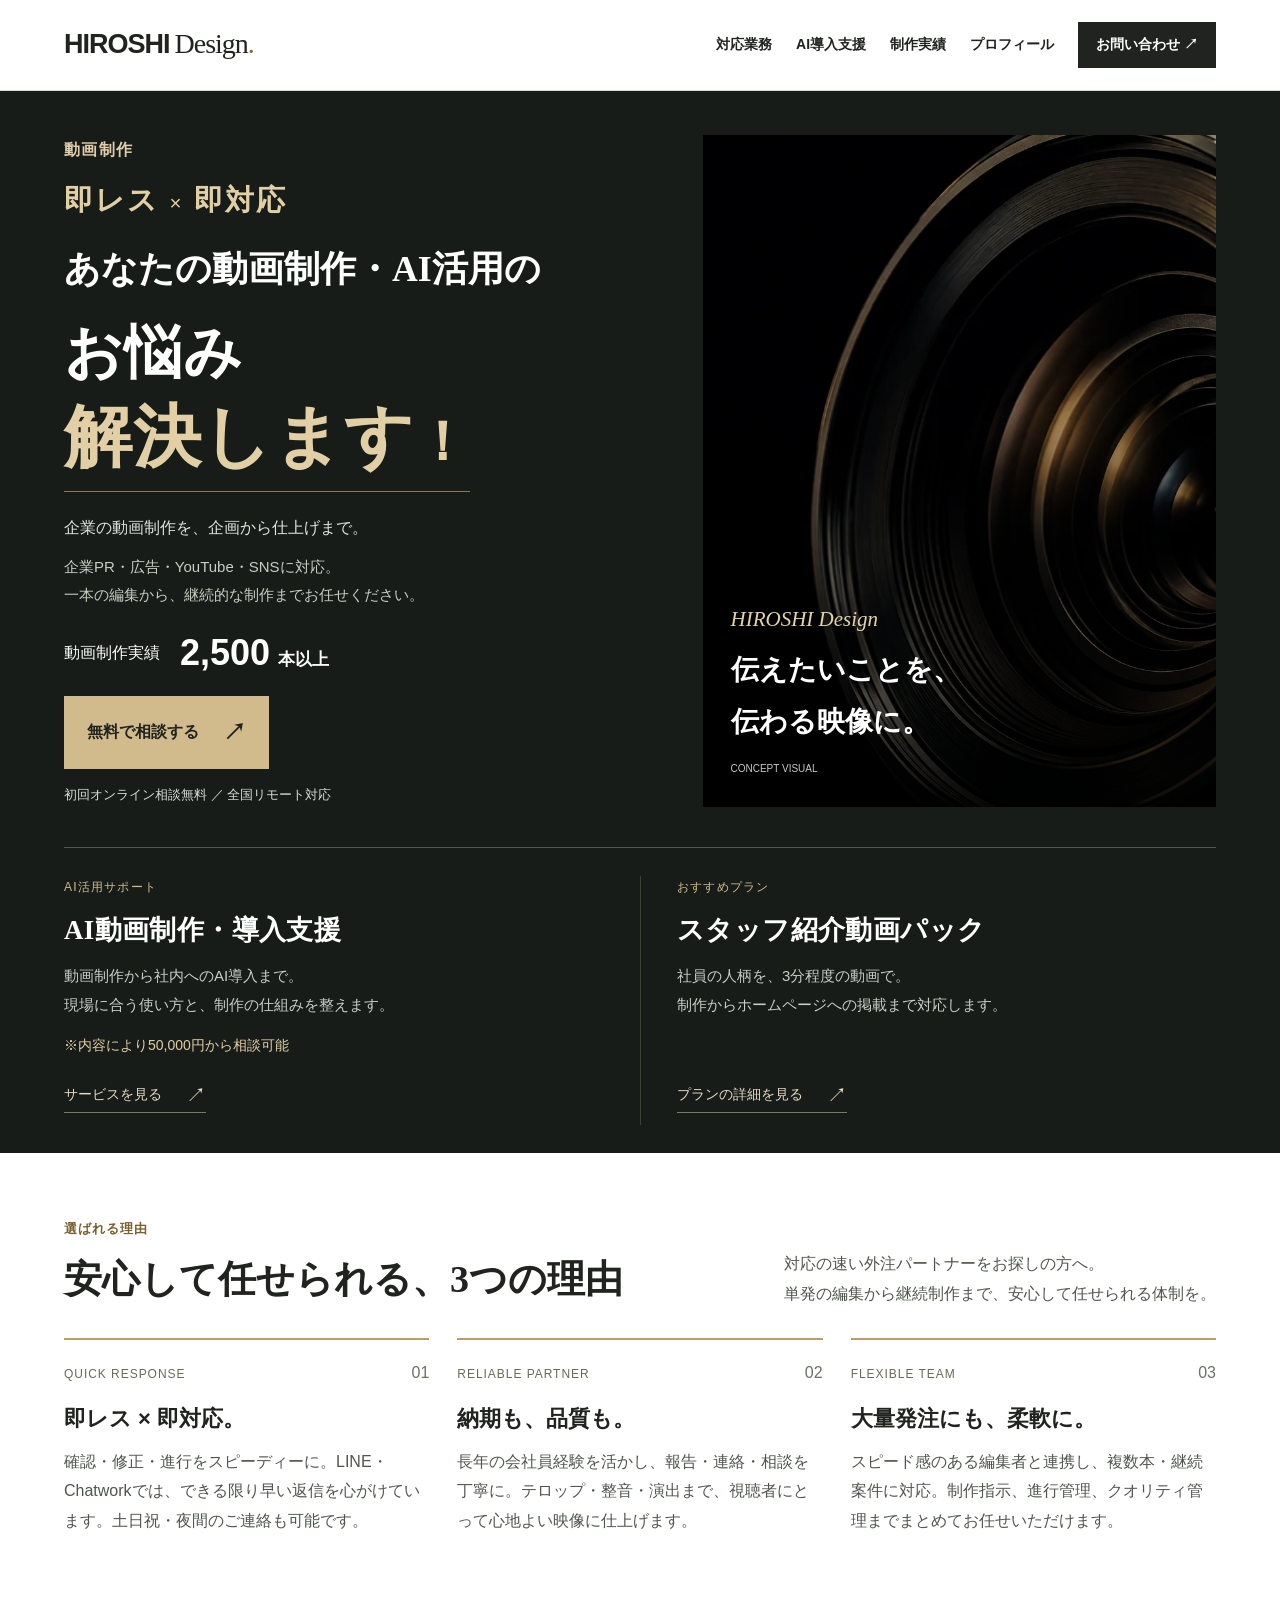
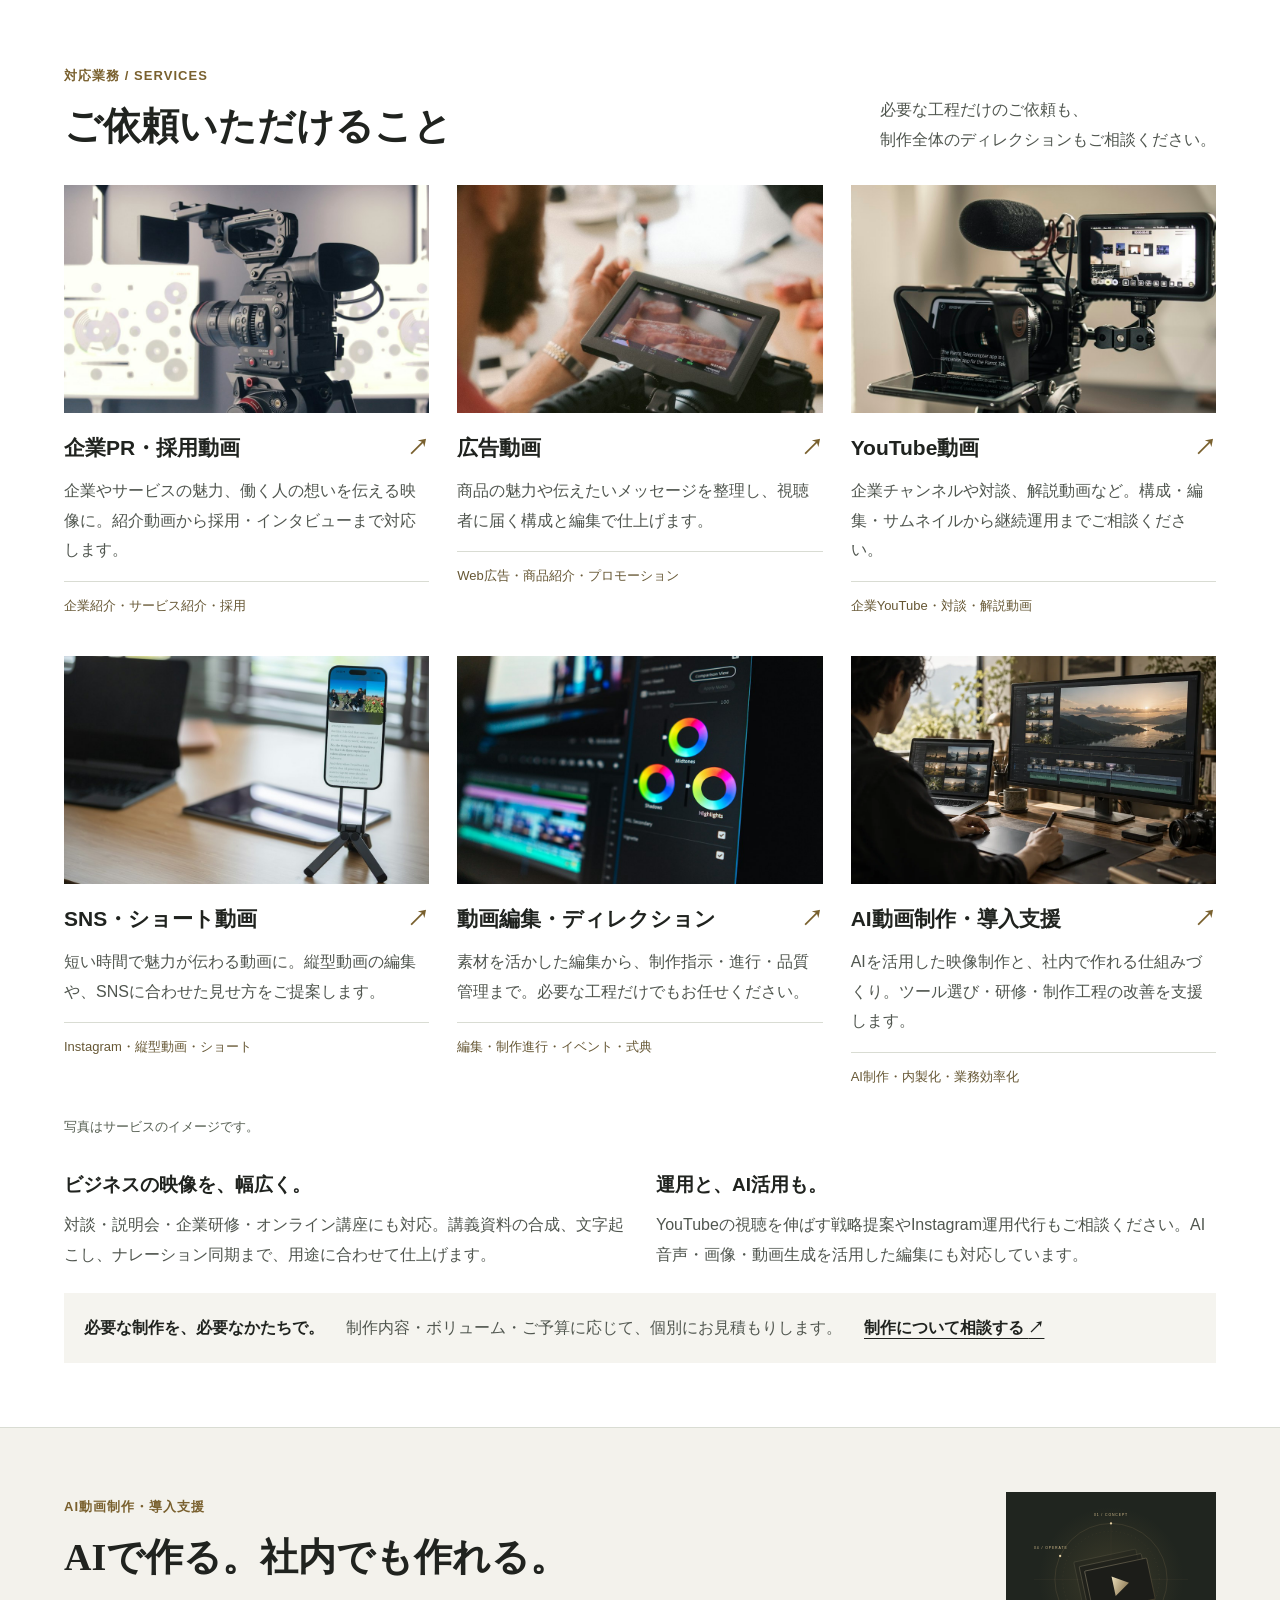
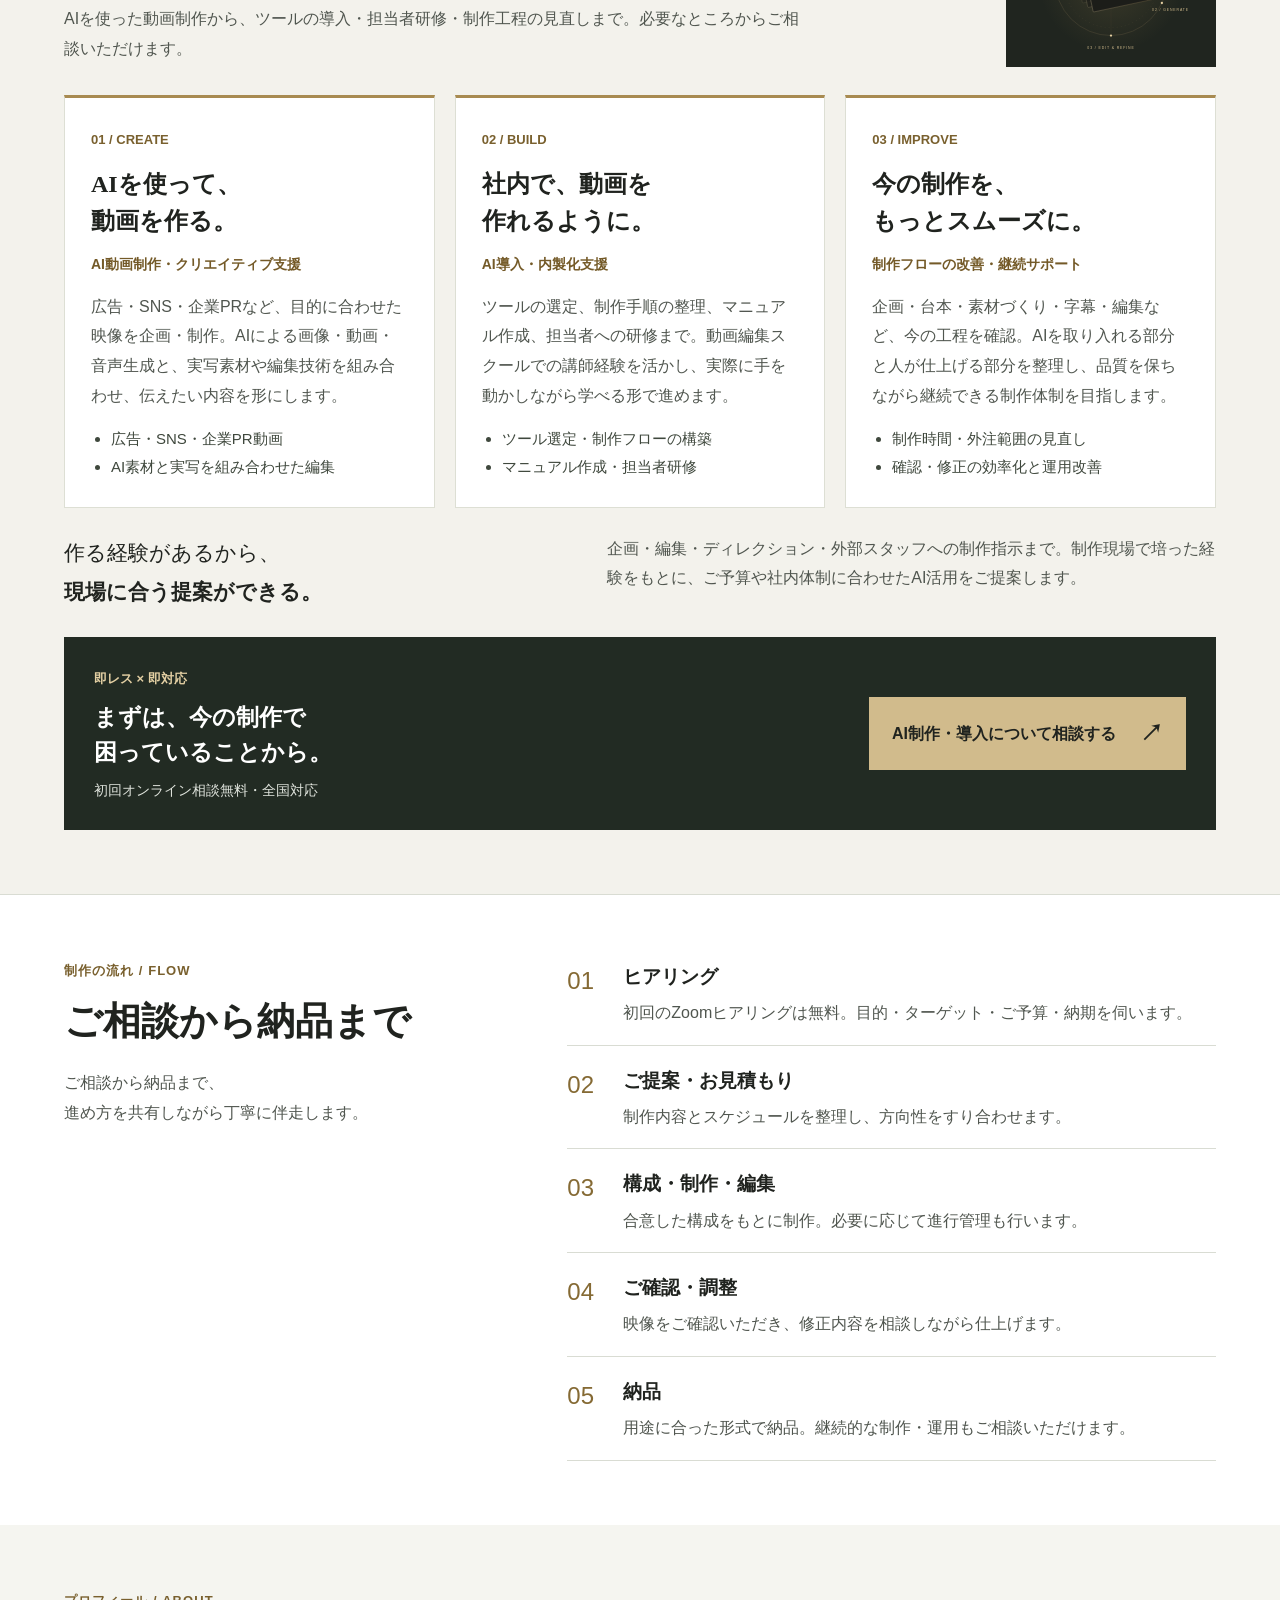
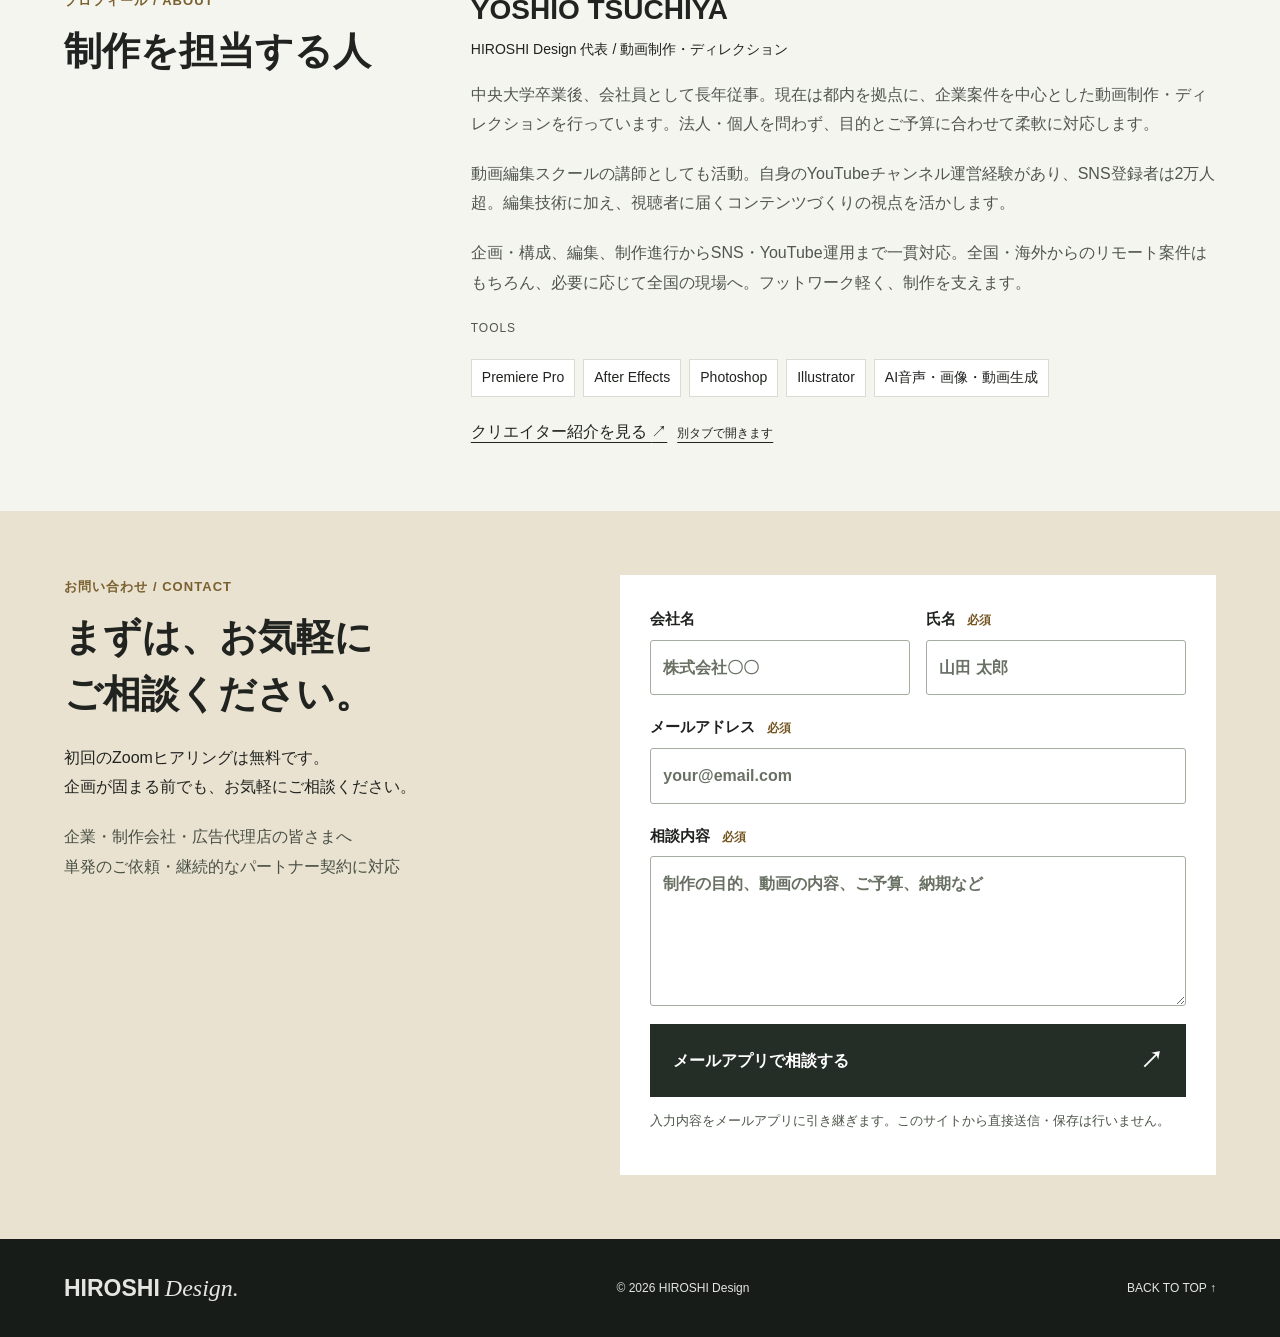
<file: index.html>
<!doctype html>
<html lang="ja"><head><meta charset="utf-8"><!-- Google tag (gtag.js) --><script async src="https://www.googletagmanager.com/gtag/js?id=G-Y3Q52B9JTE"></script><script>window.dataLayer=window.dataLayer||[];function gtag(){dataLayer.push(arguments);}gtag('js',new Date());gtag('config','G-Y3Q52B9JTE');</script><meta name="viewport" content="width=device-width, initial-scale=1">
<title>HIROSHI Design | 即レス×即対応の動画制作・ディレクション</title>
<meta name="description" content="即レス×即対応、安心で丁寧な映像制作。制作実績2,500本以上。企業PR・YouTube・SNSの制作から、AI動画制作・導入支援まで対応。初回Zoom相談無料。">
<meta name="theme-color" content="#101010">
<meta property="og:site_name" content="HIROSHI Design"><meta property="og:type" content="website"><meta property="og:locale" content="ja_JP"><meta property="og:title" content="HIROSHI Design | 即レス×即対応の動画制作・ディレクション"><meta property="og:description" content="即レス×即対応。制作実績2,500本以上。納期と品質を大切に、企画から編集・ディレクションまで対応。初回Zoom相談無料。">
<link rel="canonical" href="https://hiroshi-design.com/">
<!-- 独自ドメインの公開URL -->
<meta property="og:url" content="https://hiroshi-design.com/"><meta property="og:image" content="https://hiroshi-design.com/assets/ogp.png"><meta property="og:image:width" content="1200"><meta property="og:image:height" content="630"><meta property="og:image:alt" content="HIROSHI Design — VIDEO PRODUCTION & DIRECTION"><meta name="twitter:card" content="summary_large_image">
<link rel="icon" type="image/svg+xml" href="assets/favicon.svg"><link rel="stylesheet" href="style.css?v=22"><script src="script.js?v=8" defer></script></head>
<body><a class="skip-link" href="#main">本文へ移動</a>
<header class="header"><a class="brand" href="#" aria-label="HIROSHI Design トップ"><span class="wordmark">HIROSHI<span class="wordmark-design">Design<span class="brand-dot">.</span></span></span></a><nav aria-label="メインナビゲーション"><a href="#services">対応業務</a><a href="#ai-support">AI導入支援</a><a href="https://pewter-breath-e06.notion.site/4785380b8be848a7923882498c5e9bc8" data-portfolio-link target="_blank" rel="noopener noreferrer" aria-label="制作実績を見る（別タブで開く）">制作実績</a><a href="#about">プロフィール</a><a class="nav-contact" href="#contact">お問い合わせ <span aria-hidden="true">↗</span></a></nav></header>
<main id="main">
<!-- HERO：レンズ写真はサイト用コンセプトビジュアル -->
<section class="hero" aria-labelledby="hero-title">
<div class="hero-layout"><div class="hero-copy">
<p class="eyebrow">動画制作</p>
<p class="response-tag">即レス <span>×</span> 即対応</p>
<h1 id="hero-title" class="hero-message"><span class="message-intro">あなたの動画制作・AI活用の</span><span class="message-concern">お悩み</span><span class="message-answer">解決します<span class="message-mark">！</span></span></h1>
<p class="hero-supporting-copy">企業の動画制作を、企画から仕上げまで。</p>
<p class="hero-description">企業PR・広告・YouTube・SNSに対応。<br>一本の編集から、継続的な制作までお任せください。</p>
<p class="hero-proof">動画制作実績 <strong>2,500<span>本以上</span></strong></p>
<div class="actions"><a class="button gold" href="#contact">無料で相談する <span aria-hidden="true">↗</span></a></div>
<p class="hero-note">初回オンライン相談無料 ／ 全国リモート対応</p>
</div><div class="hero-art"><img src="assets/hero-lens.webp" alt="" width="1536" height="1024" fetchpriority="high"><div class="art-caption"><span>HIROSHI Design</span><p>伝えたいことを、<br>伝わる映像に。</p><small>CONCEPT VISUAL</small></div></div></div>
<!-- トップのサービス案内：同じ背景・書式でまとめる -->
<div class="hero-offerings" aria-label="注目のサービス">
<a class="hero-offering" href="#ai-support">
<span class="offering-label">AI活用サポート</span>
<h2>AI動画制作・導入支援</h2>
<p>動画制作から社内へのAI導入まで。<br>現場に合う使い方と、制作の仕組みを整えます。</p>
<small class="offering-price-note">※内容により50,000円から相談可能</small>
<span class="offering-link">サービスを見る <span aria-hidden="true">↗</span></span>
</a>
<a class="hero-offering" href="price/">
<span class="offering-label">おすすめプラン</span>
<h2>スタッフ紹介動画パック</h2>
<p>社員の人柄を、3分程度の動画で。<br>制作からホームページへの掲載まで対応します。</p>
<span class="offering-link">プランの詳細を見る <span aria-hidden="true">↗</span></span>
</a>
</div>
</section>
<section class="section strengths" id="strengths">
  <div class="section-heading"><div><p class="eyebrow">選ばれる理由</p><h2>安心して任せられる、3つの理由</h2></div><p>対応の速い外注パートナーをお探しの方へ。<br>単発の編集から継続制作まで、安心して任せられる体制を。</p></div>
  <div class="strength-grid">
    <article><span class="strength-number" aria-hidden="true">01</span><span class="small-label">QUICK RESPONSE</span><h3 class="jp-heading">即レス × 即対応。</h3><p>確認・修正・進行をスピーディーに。LINE・Chatworkでは、できる限り早い返信を心がけています。土日祝・夜間のご連絡も可能です。</p></article>
    <article><span class="strength-number" aria-hidden="true">02</span><span class="small-label">RELIABLE PARTNER</span><h3 class="jp-heading">納期も、品質も。</h3><p>長年の会社員経験を活かし、報告・連絡・相談を丁寧に。テロップ・整音・演出まで、視聴者にとって心地よい映像に仕上げます。</p></article>
    <article><span class="strength-number" aria-hidden="true">03</span><span class="small-label">FLEXIBLE TEAM</span><h3 class="jp-heading">大量発注にも、柔軟に。</h3><p>スピード感のある編集者と連携し、複数本・継続案件に対応。制作指示、進行管理、クオリティ管理までまとめてお任せいただけます。</p></article>
  </div>
</section>

<section class="section services" id="services"><div class="section-heading"><div><p class="eyebrow">対応業務 / SERVICES</p><h2>ご依頼いただけること</h2></div><p>必要な工程だけのご依頼も、<br>制作全体のディレクションもご相談ください。</p></div><div class="service-photo-grid">
<article class="service-photo-card"><a class="service-photo-link" href="#contact"><img src="assets/services/corporate.jpg" alt="映像制作に使うシネマカメラ" width="960" height="600" loading="lazy" decoding="async"><h3>企業PR・採用動画 <span aria-hidden="true">↗</span></h3></a><p>企業やサービスの魅力、働く人の想いを伝える映像に。紹介動画から採用・インタビューまで対応します。</p><p class="service-tags">企業紹介・サービス紹介・採用</p></article>
<article class="service-photo-card"><a class="service-photo-link" href="#contact"><img src="assets/services/advertising.jpg" alt="撮影映像をモニターで確認する様子" width="960" height="600" loading="lazy" decoding="async"><h3>広告動画 <span aria-hidden="true">↗</span></h3></a><p>商品の魅力や伝えたいメッセージを整理し、視聴者に届く構成と編集で仕上げます。</p><p class="service-tags">Web広告・商品紹介・プロモーション</p></article>
<article class="service-photo-card"><a class="service-photo-link" href="#contact"><img src="assets/services/youtube.jpg" alt="外部モニターとマイクを備えたビデオカメラ" width="960" height="600" loading="lazy" decoding="async"><h3>YouTube動画 <span aria-hidden="true">↗</span></h3></a><p>企業チャンネルや対談、解説動画など。構成・編集・サムネイルから継続運用までご相談ください。</p><p class="service-tags">企業YouTube・対談・解説動画</p></article>
<article class="service-photo-card"><a class="service-photo-link" href="#contact"><img src="assets/services/social.jpg" alt="卓上スタンドに設置されたスマートフォン" width="960" height="600" loading="lazy" decoding="async"><h3>SNS・ショート動画 <span aria-hidden="true">↗</span></h3></a><p>短い時間で魅力が伝わる動画に。縦型動画の編集や、SNSに合わせた見せ方をご提案します。</p><p class="service-tags">Instagram・縦型動画・ショート</p></article>
<article class="service-photo-card"><a class="service-photo-link" href="#contact"><img src="assets/services/editing.jpg" alt="動画編集ソフトのタイムラインと色調整画面" width="960" height="600" loading="lazy" decoding="async"><h3>動画編集・ディレクション <span aria-hidden="true">↗</span></h3></a><p>素材を活かした編集から、制作指示・進行・品質管理まで。必要な工程だけでもお任せください。</p><p class="service-tags">編集・制作進行・イベント・式典</p></article>
<article class="service-photo-card"><a class="service-photo-link" href="#ai-support"><img src="assets/services/ai.webp" alt="AI活用をイメージした動画制作デスクの生成画像" width="960" height="600" loading="lazy" decoding="async"><h3>AI動画制作・導入支援 <span aria-hidden="true">↗</span></h3></a><p>AIを活用した映像制作と、社内で作れる仕組みづくり。ツール選び・研修・制作工程の改善を支援します。</p><p class="service-tags">AI制作・内製化・業務効率化</p></article>
</div><p class="service-image-note">写真はサービスのイメージです。</p>
  <div class="service-details"><div><h3>ビジネスの映像を、幅広く。</h3><p>対談・説明会・企業研修・オンライン講座にも対応。講義資料の合成、文字起こし、ナレーション同期まで、用途に合わせて仕上げます。</p></div><div><h3>運用と、AI活用も。</h3><p>YouTubeの視聴を伸ばす戦略提案やInstagram運用代行もご相談ください。AI音声・画像・動画生成を活用した編集にも対応しています。</p></div></div>
  <div class="estimate-note"><p>必要な制作を、必要なかたちで。</p><span>制作内容・ボリューム・ご予算に応じて、個別にお見積もりします。</span><a href="#contact">制作について相談する <span aria-hidden="true">↗</span></a></div>
</section>
<!-- AI支援サービス：価格は掲載せず、相談内容に合わせてご提案します。 -->
<section class="section ai-support" id="ai-support" aria-labelledby="ai-title">
  <div class="ai-intro">
    <div><p class="eyebrow">AI動画制作・導入支援</p>

    <h2 id="ai-title">AIで作る。社内でも作れる。</h2>
    <p class="ai-intro-text">AIを使った動画制作から、ツールの導入・担当者研修・制作工程の見直しまで。必要なところからご相談いただけます。</p>
    </div>
    <div class="ai-visual"><img src="assets/ai-workflow.svg" alt="企画からAIによる素材生成、編集と品質管理、運用までを支援" width="640" height="520" loading="lazy"><span>HUMAN CREATIVITY. AI POSSIBILITY.</span></div>
  </div>
  <div class="ai-service-grid">
    <article><span class="ai-step">01 / CREATE</span><h3>AIを使って、<br>動画を作る。</h3><p class="ai-subtitle">AI動画制作・クリエイティブ支援</p><p>広告・SNS・企業PRなど、目的に合わせた映像を企画・制作。AIによる画像・動画・音声生成と、実写素材や編集技術を組み合わせ、伝えたい内容を形にします。</p><ul><li>広告・SNS・企業PR動画</li><li>AI素材と実写を組み合わせた編集</li></ul></article>
    <article><span class="ai-step">02 / BUILD</span><h3>社内で、動画を<br>作れるように。</h3><p class="ai-subtitle">AI導入・内製化支援</p><p>ツールの選定、制作手順の整理、マニュアル作成、担当者への研修まで。動画編集スクールでの講師経験を活かし、実際に手を動かしながら学べる形で進めます。</p><ul><li>ツール選定・制作フローの構築</li><li>マニュアル作成・担当者研修</li></ul></article>
    <article><span class="ai-step">03 / IMPROVE</span><h3>今の制作を、<br>もっとスムーズに。</h3><p class="ai-subtitle">制作フローの改善・継続サポート</p><p>企画・台本・素材づくり・字幕・編集など、今の工程を確認。AIを取り入れる部分と人が仕上げる部分を整理し、品質を保ちながら継続できる制作体制を目指します。</p><ul><li>制作時間・外注範囲の見直し</li><li>確認・修正の効率化と運用改善</li></ul></article>
  </div>
  <div class="ai-experience"><p>作る経験があるから、<br><strong>現場に合う提案ができる。</strong></p><p>企画・編集・ディレクション・外部スタッフへの制作指示まで。制作現場で培った経験をもとに、ご予算や社内体制に合わせたAI活用をご提案します。</p></div>
  <div class="ai-consult"><div><span class="ai-label">即レス × 即対応</span><h3>まずは、今の制作で<br>困っていることから。</h3><p>初回オンライン相談無料・全国対応</p></div><a class="button gold" href="#contact" data-ai-contact>AI制作・導入について相談する <span aria-hidden="true">↗</span></a></div>
</section>
<section class="section" id="process"><div class="section-heading"><div><p class="eyebrow">制作の流れ / FLOW</p><h2>ご相談から納品まで</h2></div><p>ご相談から納品まで、<br>進め方を共有しながら丁寧に伴走します。</p></div><ol class="process-grid"><li><span>01</span><h3>ヒアリング</h3><p>初回のZoomヒアリングは無料。目的・ターゲット・ご予算・納期を伺います。</p></li><li><span>02</span><h3>ご提案・お見積もり</h3><p>制作内容とスケジュールを整理し、方向性をすり合わせます。</p></li><li><span>03</span><h3>構成・制作・編集</h3><p>合意した構成をもとに制作。必要に応じて進行管理も行います。</p></li><li><span>04</span><h3>ご確認・調整</h3><p>映像をご確認いただき、修正内容を相談しながら仕上げます。</p></li><li><span>05</span><h3>納品</h3><p>用途に合った形式で納品。継続的な制作・運用もご相談いただけます。</p></li></ol></section>
<section class="section about" id="about"><div><p class="eyebrow">プロフィール / ABOUT</p><h2>制作を担当する人</h2></div><div class="bio"><p class="profile-name">YOSHIO TSUCHIYA<small>HIROSHI Design 代表 / 動画制作・ディレクション</small></p>
<p>中央大学卒業後、会社員として長年従事。現在は都内を拠点に、企業案件を中心とした動画制作・ディレクションを行っています。法人・個人を問わず、目的とご予算に合わせて柔軟に対応します。</p>
<p>動画編集スクールの講師としても活動。自身のYouTubeチャンネル運営経験があり、SNS登録者は2万人超。編集技術に加え、視聴者に届くコンテンツづくりの視点を活かします。</p>
<p>企画・構成、編集、制作進行からSNS・YouTube運用まで一貫対応。全国・海外からのリモート案件はもちろん、必要に応じて全国の現場へ。フットワーク軽く、制作を支えます。</p>
<p class="small-label tool-label">TOOLS</p><ul class="tools"><li>Premiere Pro</li><li>After Effects</li><li>Photoshop</li><li>Illustrator</li><li>AI音声・画像・動画生成</li></ul>
<a class="profile-link" href="https://candotakeme.com/team/hiroshi" target="_blank" rel="noopener noreferrer">クリエイター紹介を見る <span aria-hidden="true">↗</span><small>別タブで開きます</small></a></div></section>
<section class="section contact" id="contact"><div><p class="eyebrow">お問い合わせ / CONTACT</p><h2>まずは、お気軽に<br>ご相談ください。</h2><p>初回のZoomヒアリングは無料です。<br>企画が固まる前でも、お気軽にご相談ください。</p><p class="contact-detail">企業・制作会社・広告代理店の皆さまへ<br>単発のご依頼・継続的なパートナー契約に対応</p></div><form id="contact-form"><div class="form-row"><label>会社名<input name="company" autocomplete="organization" placeholder="株式会社〇〇" maxlength="120"></label><label>氏名 <span>必須</span><input name="name" autocomplete="name" placeholder="山田 太郎" required maxlength="100"></label></div><label>メールアドレス <span>必須</span><input type="email" name="email" autocomplete="email" placeholder="your@email.com" required maxlength="200"></label><label>相談内容 <span>必須</span><textarea name="message" rows="4" placeholder="制作の目的、動画の内容、ご予算、納期など" required maxlength="2000"></textarea></label><button class="button gold" type="submit">メールアプリで相談する <span aria-hidden="true">↗</span></button><p class="form-note">入力内容をメールアプリに引き継ぎます。このサイトから直接送信・保存は行いません。</p><p id="contact-status" class="form-note" role="status"></p><noscript><p>お問い合わせ機能を使うにはJavaScriptを有効にしてください。</p></noscript></form></section>
</main><footer><a class="brand footer-brand" href="#">HIROSHI<span>Design.</span></a><p>© <span id="year">2026</span> HIROSHI Design</p><a href="#">BACK TO TOP ↑</a></footer>
</body>
</html>
</file>
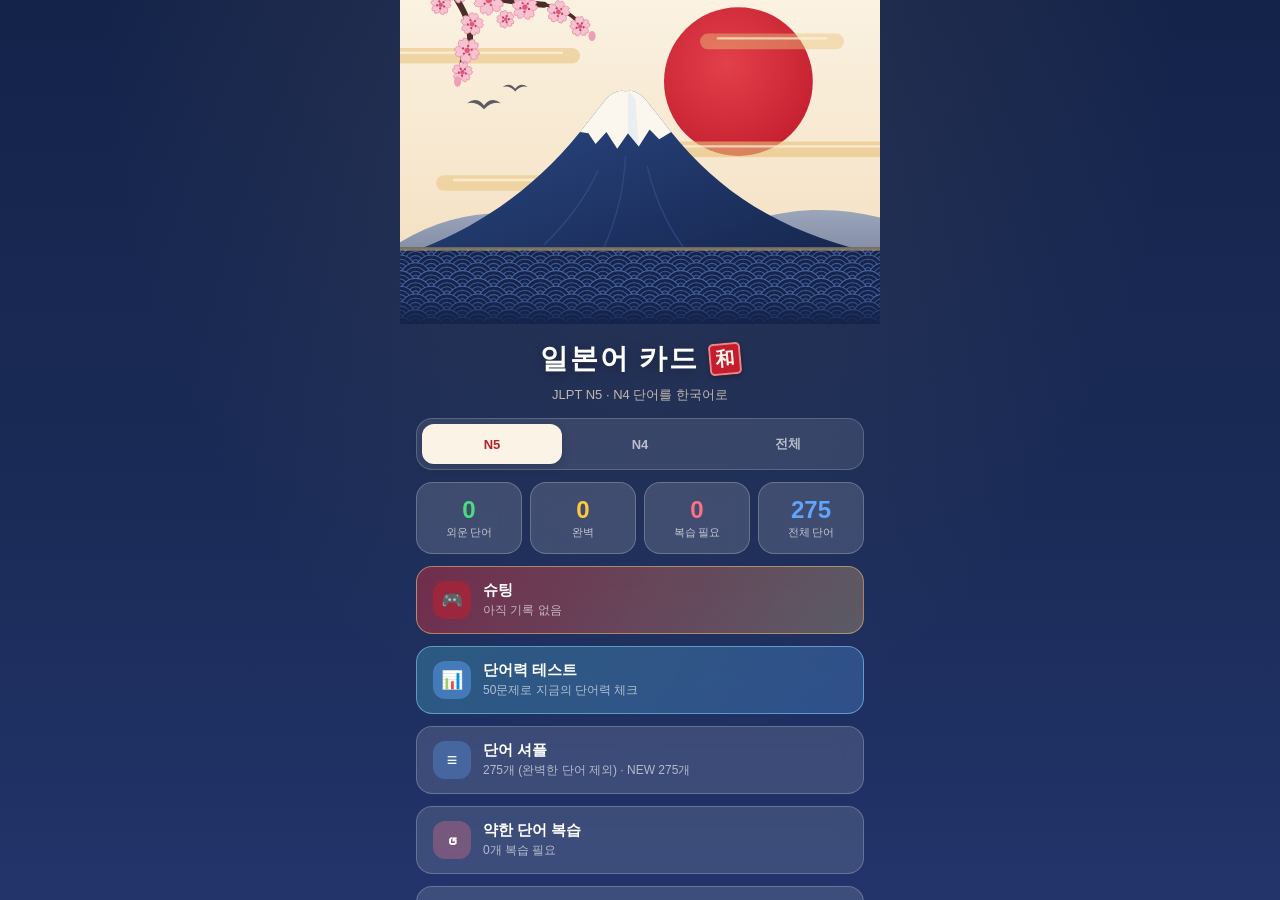
<file: jp-card/index.html>
<!DOCTYPE html>
<html lang="ko" translate="no">
<head>
<meta charset="UTF-8">
<meta name="google" content="notranslate">
<meta name="viewport" content="width=device-width, initial-scale=1, user-scalable=no">
<meta name="apple-mobile-web-app-capable" content="yes">
<meta name="apple-mobile-web-app-status-bar-style" content="black-translucent">
<meta name="apple-mobile-web-app-title" content="일본어 카드">
<title>일본어 카드</title>
<meta name="theme-color" content="#14234a">
<style>
*{box-sizing:border-box;margin:0;padding:0;-webkit-tap-highlight-color:transparent}
html,body{height:100%;font-family:-apple-system,sans-serif;color:#1a1a1a;overflow:hidden}
body{background:#1a1340;min-height:100%}

/* animated decorative background */
#bg{position:fixed;inset:0;z-index:0;overflow:hidden;background:linear-gradient(160deg,#2b1a5e 0%,#5b2a86 45%,#a13d8f 75%,#e2667a 100%)}
.orb{position:absolute;border-radius:50%;filter:blur(40px);opacity:0.55}
.orb1{width:260px;height:260px;background:#ff9ad5;top:-60px;left:-60px;animation:float1 14s ease-in-out infinite}
.orb2{width:220px;height:220px;background:#7afcff;bottom:-40px;right:-50px;animation:float2 16s ease-in-out infinite}
.orb3{width:180px;height:180px;background:#ffd76a;top:45%;left:60%;animation:float3 18s ease-in-out infinite}
@keyframes float1{0%,100%{transform:translate(0,0)}50%{transform:translate(30px,40px)}}
@keyframes float2{0%,100%{transform:translate(0,0)}50%{transform:translate(-25px,-35px)}}
@keyframes float3{0%,100%{transform:translate(0,0)}50%{transform:translate(-30px,25px)}}
.star{position:absolute;color:rgba(255,255,255,0.5);font-size:14px;animation:twinkle 3s ease-in-out infinite}
@keyframes twinkle{0%,100%{opacity:0.2}50%{opacity:0.8}}

#app{position:relative;z-index:1;display:flex;flex-direction:column;height:100vh;padding:max(env(safe-area-inset-top),20px) 16px max(env(safe-area-inset-bottom),16px) 16px}
.screen{display:none;flex-direction:column;height:100%}
.screen.active{display:flex}

/* HOME */
#home{gap:12px;justify-content:center}
#home h1{font-size:25px;font-weight:700;text-align:center;color:#fff;margin-bottom:2px;text-shadow:0 2px 10px rgba(0,0,0,0.25)}
.home-header{position:relative;display:flex;align-items:center;justify-content:center;margin-top:38px}
.settings-btn{position:absolute;right:0;top:-34px;background:rgba(255,255,255,0.15);border:none;font-size:20px;padding:8px 10px;border-radius:12px;cursor:pointer;line-height:1}
.settings-btn:active{background:rgba(255,255,255,0.3)}
.lang-btn{position:absolute;left:0;top:-34px;background:rgba(255,255,255,0.15);border:none;font-size:13px;font-weight:700;padding:8px 12px;border-radius:12px;cursor:pointer;line-height:1;color:#fff}
.lang-btn:active{background:rgba(255,255,255,0.3)}
.lang-modal-item{display:flex;align-items:center;justify-content:space-between;gap:12px;padding:14px 16px;border-radius:14px;background:#f7f5fc;cursor:pointer;margin-bottom:10px;font-size:15px;font-weight:600;color:#1a1a1a}
.lang-modal-item.active{background:#5b2a86;color:#fff}
.lang-modal-item:active{opacity:0.8}
.modal-overlay{position:fixed;inset:0;background:rgba(0,0,0,0.5);z-index:50;display:none;align-items:center;justify-content:center;padding:20px}
.modal-overlay.active{display:flex}
.modal-box{background:#fff;border-radius:20px;padding:24px 20px;width:100%;max-width:360px;box-shadow:0 12px 40px rgba(0,0,0,0.3)}
.modal-box h3{font-size:18px;font-weight:700;color:#1a1a1a;margin-bottom:16px;text-align:center}
.modal-item{display:flex;align-items:center;gap:12px;padding:14px 12px;border-radius:14px;background:#f7f5fc;cursor:pointer;margin-bottom:10px;font-size:15px;font-weight:600;color:#1a1a1a}
.modal-item:active{background:#ece7f7}
.modal-item .modal-icon{font-size:20px}
.modal-close{width:100%;padding:14px;border-radius:14px;border:none;background:#f0f0f0;color:#666;font-size:15px;font-weight:600;cursor:pointer;margin-top:6px}
#home .subtitle{text-align:center;color:rgba(255,255,255,0.65);font-size:13px;margin-top:-6px;margin-bottom:2px}

.topik-toggle{display:grid;grid-template-columns:1fr 1fr 1fr 1fr;gap:8px;background:rgba(255,255,255,0.1);padding:5px;border-radius:16px;border:1px solid rgba(255,255,255,0.18)}
.topik-btn{padding:11px 0;border-radius:12px;border:none;background:transparent;color:rgba(255,255,255,0.65);font-size:13px;white-space:nowrap;font-weight:700;cursor:pointer;transition:all 0.2s}
.topik-btn.active{background:rgba(255,255,255,0.95);color:#5b2a86;box-shadow:0 3px 10px rgba(0,0,0,0.15)}

.stat-row{display:grid;grid-template-columns:1fr 1fr 1fr 1fr;gap:8px}
.stat-card{background:rgba(255,255,255,0.14);backdrop-filter:blur(10px);border-radius:16px;padding:13px 10px;border:1px solid rgba(255,255,255,0.22);text-align:center}
.stat-card .num{font-size:24px;font-weight:700;color:#fff}
.stat-card .lbl{font-size:10.5px;color:rgba(255,255,255,0.68);margin-top:2px;font-weight:500}
.stat-card.green .num{color:#4ade80}
.stat-card.red .num{color:#fb7185}
.stat-card.blue .num{color:#60a5fa}
.stat-card.yellow .num{color:#ffc83d}

.menu-btn{background:rgba(255,255,255,0.13);backdrop-filter:blur(10px);border:1px solid rgba(255,255,255,0.22);border-radius:16px;padding:14px 16px;font-size:15px;font-weight:600;text-align:left;display:flex;align-items:center;gap:12px;cursor:pointer;width:100%;color:#fff;transition:background 0.15s}
.menu-btn:active{background:rgba(255,255,255,0.25)}
.menu-btn .icon{width:38px;height:38px;border-radius:12px;display:flex;align-items:center;justify-content:center;font-size:18px;flex-shrink:0}
.menu-btn .meta{font-size:12px;color:rgba(255,255,255,0.62);font-weight:400;margin-top:2px}
.icon-new{background:rgba(74,222,128,0.3)}
.icon-review{background:rgba(251,113,133,0.3)}
.icon-all{background:rgba(96,165,250,0.3)}
.icon-perfect{background:rgba(255,200,61,0.3)}
.icon-similar{background:rgba(255,138,210,0.3)}
.similar-group{background:rgba(255,255,255,0.13);backdrop-filter:blur(10px);border:1px solid rgba(255,255,255,0.22);border-radius:16px;padding:14px 16px;margin-bottom:10px}
.similar-group .similar-ko{font-size:22px;font-weight:700;color:#fff;margin-bottom:8px}
.similar-item{display:flex;align-items:baseline;gap:8px;padding:6px 0;border-top:1px solid rgba(255,255,255,0.12)}
.similar-item:first-of-type{border-top:none}
.similar-item .similar-jp{color:#fff;font-size:14px;font-weight:600}
.similar-item .similar-pos{color:rgba(255,255,255,0.55);font-size:11px}
.similar-item .similar-lv{color:rgba(255,255,255,0.45);font-size:11px;margin-left:auto}
#similar-list{overflow-y:auto;flex:1;padding-bottom:8px}
#level-bar{display:flex;gap:8px;overflow-x:auto;padding-bottom:2px;scrollbar-width:none}
#level-bar::-webkit-scrollbar{display:none}
.lv-btn{flex-shrink:0;padding:6px 14px;border-radius:99px;border:1px solid rgba(255,255,255,0.3);background:rgba(255,255,255,0.1);font-size:12px;cursor:pointer;font-weight:600;color:rgba(255,255,255,0.78);transition:all 0.15s}
.lv-btn.active{background:rgba(255,255,255,0.92);color:#5b2a86;border-color:transparent}

/* STUDY */
#study{gap:12px}
.top-bar{display:flex;align-items:center;gap:10px}
.back-btn{background:rgba(255,255,255,0.18);border:none;font-size:16px;padding:8px 10px;cursor:pointer;color:#fff;border-radius:10px;line-height:1}
.prog-wrap{flex:1;height:6px;background:rgba(255,255,255,0.22);border-radius:99px;overflow:hidden}
.prog-fill{height:100%;background:#4ade80;border-radius:99px;transition:width 0.3s}
.prog-label{font-size:13px;color:rgba(255,255,255,0.85);white-space:nowrap;font-weight:600}

.card-area{flex:1;display:flex;flex-direction:column;align-items:center;justify-content:center;gap:16px;perspective:1000px}
.card-outer{width:100%;cursor:pointer;max-width:420px}
.card-inner{width:100%;min-height:270px;position:relative;transform-style:preserve-3d;transition:transform 0.4s cubic-bezier(.4,0,.2,1)}
.card-inner.flipped{transform:rotateY(180deg)}
.face{position:absolute;inset:0;backface-visibility:hidden;background:#fff;border-radius:24px;box-shadow:0 10px 36px rgba(0,0,0,0.25);display:flex;flex-direction:column;align-items:center;justify-content:center;gap:8px;padding:28px 20px;min-height:270px}
.star-btn{position:absolute;bottom:12px;left:12px;background:none;border:none;font-size:32px;cursor:pointer;line-height:1;color:#ddd;transition:transform 0.15s}
.star-btn.starred{color:#ffc83d}
.star-btn:active{transform:scale(1.2)}
.face.back{transform:rotateY(180deg)}
.ko-word{font-size:48px;font-weight:700;letter-spacing:-1px;color:#1a1a1a}
.reading{font-size:15px;color:#aaa;letter-spacing:0.5px;font-weight:500}
.jp-word{font-size:30px;font-weight:700;color:#1a1a1a;text-align:center}
.hanja-word{font-size:14px;color:#888;margin-top:-4px}
.pos-badge{font-size:11px;background:#f3f0fb;color:#7c4fb0;padding:4px 12px;border-radius:99px;font-weight:600;margin-top:4px}
.tap-hint{font-size:12px;color:#ccc;position:absolute;bottom:16px;font-weight:500}
.example-wrap{display:flex;flex-direction:column;gap:6px;width:100%;max-width:420px}
.example-box{background:#fdf6e3;border-radius:14px;padding:9px 16px;text-align:center;width:100%;min-height:18px}
.example-box p{font-size:12.5px;color:#8a7a4e;margin:0;line-height:1.4}

.btn-row{display:grid;grid-template-columns:1fr 1fr;gap:10px;width:100%;max-width:420px}
.ans-btn{padding:16px;border-radius:16px;border:none;font-size:15px;font-weight:700;cursor:pointer;transition:transform 0.1s;box-shadow:0 4px 12px rgba(0,0,0,0.18)}
.ans-btn:active{transform:scale(0.96)}
.ans-btn:disabled{opacity:0.3;cursor:default;box-shadow:none}
#btn-ng{background:#fff;color:#e24b4a}
#btn-ok{background:#fff;color:#1D9E75}

/* DONE */
#done{gap:14px;justify-content:center;align-items:center;text-align:center}
#done h2{font-size:24px;font-weight:700;color:#fff}
#done .sub{color:rgba(255,255,255,0.7);font-size:15px}
.done-stat-row{display:grid;grid-template-columns:1fr 1fr;gap:10px;width:100%}
.done-btn{width:100%;padding:16px;border-radius:16px;border:none;font-size:15px;font-weight:700;cursor:pointer;box-shadow:0 4px 12px rgba(0,0,0,0.18)}
.done-btn:active{opacity:0.85}
.done-btn.white{background:#fff;color:#5b2a86}
.done-btn.danger{background:rgba(251,113,133,0.25);color:#fff;border:1px solid rgba(251,113,133,0.4)}
.done-btn:disabled{opacity:0.3;cursor:default}

#loading{position:fixed;inset:0;background:linear-gradient(160deg,#2b1a5e 0%,#5b2a86 45%,#a13d8f 75%,#e2667a 100%);display:flex;align-items:center;justify-content:center;font-size:15px;color:rgba(255,255,255,0.85);font-weight:600}

/* HOME scroll when tall */
#home{justify-content:flex-start;overflow-y:auto;scrollbar-width:none}
#home::-webkit-scrollbar{display:none}
#home>*{flex-shrink:0}
#home::before,#home::after{content:"";flex:1 0 0}
.menu-btn.game-btn{background:linear-gradient(120deg,rgba(255,200,61,0.32),rgba(255,138,210,0.32));border-color:rgba(255,220,140,0.55)}
.icon-game{background:rgba(255,200,61,0.45)}

/* GAME */
#game{gap:8px;padding-bottom:0}
.game-hud{display:flex;align-items:center;gap:10px;color:#fff}
.game-hud .hud-score{flex:1;text-align:center;font-weight:800;font-size:20px;letter-spacing:0.5px;font-variant-numeric:tabular-nums}
.game-hud .hud-lives{font-size:16px;letter-spacing:2px;min-width:64px;text-align:right}
.game-hud .hud-combo{position:absolute;left:50%;transform:translateX(-50%);top:46px;font-size:12px;font-weight:700;color:#ffd76a;pointer-events:none}
#game-stage{position:relative;flex:1;border-radius:20px;overflow:hidden;background:rgba(10,6,40,0.35);border:1px solid rgba(255,255,255,0.15);touch-action:none;user-select:none;-webkit-user-select:none}
#game-canvas{position:absolute;inset:0;width:100%;height:100%;display:block}
#game-overlay{position:absolute;inset:0;display:flex;flex-direction:column;align-items:center;justify-content:center;gap:10px;color:#fff;text-align:center;padding:20px;background:rgba(10,6,40,0.55)}
#game-overlay.hidden{display:none}
#game-overlay .big{font-size:56px;font-weight:800;text-shadow:0 4px 20px rgba(0,0,0,0.4)}
#game-overlay .hint{font-size:14px;color:rgba(255,255,255,0.8);line-height:1.6}

/* GAME OVER */
#gameover{gap:12px;align-items:center;text-align:center;overflow-y:auto}
#gameover h2{font-size:26px;font-weight:800;color:#fff;margin-top:auto}
.go-stats .num{font-size:20px!important}
#gameover .go-score{font-size:52px;font-weight:800;color:#ffd76a;line-height:1;font-variant-numeric:tabular-nums}
#gameover .go-record{font-size:13px;font-weight:700;color:#1a1340;background:#ffd76a;padding:4px 12px;border-radius:99px}
#gameover .go-sub{color:rgba(255,255,255,0.75);font-size:13px}
.go-stats{display:grid;grid-template-columns:1fr 1fr 1fr 1fr;gap:8px;width:100%}
.go-missed{width:100%;background:rgba(255,255,255,0.12);border:1px solid rgba(255,255,255,0.2);border-radius:16px;padding:12px 14px;text-align:left;color:#fff}
.go-missed h4{font-size:13px;font-weight:700;margin-bottom:6px;color:rgba(255,255,255,0.85)}
.go-missed .row{display:flex;gap:10px;padding:5px 0;border-top:1px solid rgba(255,255,255,0.1);font-size:14px}
.go-missed .row:first-of-type{border-top:none}
.go-missed .row b{min-width:84px}
.go-missed .row span{color:rgba(255,255,255,0.75)}
.go-missed .note{font-size:11px;color:rgba(255,255,255,0.55);margin-top:6px}
#gameover .done-btn{max-width:420px}
#gameover>:last-child{margin-bottom:auto}

.bk-desc{font-size:13px;color:#555;line-height:1.6;margin:-6px 0 10px;text-align:center}
.bk-code{width:100%;height:110px;border-radius:12px;border:1px solid #ddd;padding:10px;font-size:11px;font-family:ui-monospace,Menlo,monospace;color:#444;background:#f7f5fc;resize:none;word-break:break-all}
.bk-main{width:100%;padding:14px;border-radius:14px;border:none;background:#5b2a86;color:#fff;font-size:15px;font-weight:700;cursor:pointer;margin-top:10px}
.bk-main:active{opacity:0.85}
.bk-msg{font-size:13px;color:#1D9E75;text-align:center;min-height:18px;margin:8px 0 2px;line-height:1.5;font-weight:600}
.bk-msg.err{color:#e24b4a}

/* GAME v2 */
#game{background:transparent}
#game-stage{background:#070420;border:1px solid rgba(179,140,255,0.35);box-shadow:0 0 0 1px rgba(255,110,199,0.15),0 10px 40px rgba(0,0,0,0.45),inset 0 0 30px rgba(94,242,255,0.08)}
.game-hud .hud-score{font-size:24px;font-weight:900;background:linear-gradient(90deg,#ffe27a,#ff6ec7);-webkit-background-clip:text;background-clip:text;color:transparent;filter:drop-shadow(0 2px 6px rgba(255,110,199,0.45))}
.game-hud .hud-lives{display:flex;gap:4px;justify-content:flex-end;min-width:70px}
.game-hud .life{font-size:17px;color:#5ef2ff;text-shadow:0 0 8px rgba(94,242,255,0.9);transform:rotate(-45deg);display:inline-block;transition:all .3s}
.game-hud .life.lost{color:rgba(255,255,255,0.18);text-shadow:none;transform:rotate(-45deg) scale(0.8)}
#game-overlay{background:radial-gradient(ellipse at center,rgba(40,15,90,0.55),rgba(7,4,32,0.85));gap:14px}
.g-logo{font-size:44px;line-height:0.95;font-weight:900;letter-spacing:2px;font-style:italic;background:linear-gradient(180deg,#ffffff 0%,#ffe27a 45%,#ff6ec7 100%);-webkit-background-clip:text;background-clip:text;color:transparent;filter:drop-shadow(0 0 14px rgba(255,110,199,0.7)) drop-shadow(0 4px 0 rgba(60,20,110,0.9))}
#game-overlay .hint{font-size:15px;font-weight:700;color:#fff}
.g-ctrl{font-size:12px;color:rgba(200,220,255,0.7)}
.g-best{font-size:12px;font-weight:800;color:#ffe27a;background:rgba(255,226,122,0.12);border:1px solid rgba(255,226,122,0.4);padding:5px 12px;border-radius:99px}
.g-start{margin-top:8px;font-size:20px;font-weight:900;letter-spacing:3px;color:#5ef2ff;text-shadow:0 0 12px rgba(94,242,255,0.9);animation:gblink 1.1s ease-in-out infinite}
@keyframes gblink{0%,100%{opacity:1}50%{opacity:0.35}}
#gameover h2{font-style:italic;letter-spacing:1px;text-shadow:0 0 16px rgba(255,110,199,0.7)}
#gameover .go-score{background:linear-gradient(180deg,#fff,#ffe27a 50%,#ff6ec7);-webkit-background-clip:text;background-clip:text;color:transparent;filter:drop-shadow(0 0 12px rgba(255,110,199,0.6))}

.bk-sum{margin-top:8px;background:#f7f5fc;border-radius:10px;padding:6px 10px;text-align:left}
.bk-row{display:flex;gap:10px;font-size:12px;color:#444;padding:2px 0}
.bk-row b{min-width:34px;color:#5b2a86}
.bk-row span{flex:1;white-space:nowrap}
.bk-main.bk-sub{background:#efe9fb;color:#5b2a86}
.bk-msg .bk-sum{color:#444;font-weight:400}

.vc-list{max-height:46vh;overflow-y:auto;margin-bottom:6px}
.vc-item{display:flex;align-items:center;gap:10px;padding:12px 14px;border-radius:12px;background:#f7f5fc;margin-bottom:8px;cursor:pointer;font-size:14px;font-weight:600;color:#1a1a1a}
.vc-item.active{background:#5b2a86;color:#fff}
.vc-item .vc-sub{font-size:11px;font-weight:400;opacity:0.65;margin-left:auto;white-space:nowrap}
/* VOCAB TEST */
.menu-btn.vt-btn{background:linear-gradient(120deg,rgba(94,242,255,0.22),rgba(96,165,250,0.28));border-color:rgba(150,220,255,0.5)}
.icon-vt{background:rgba(96,165,250,0.45)}
.vt-intro{flex:1;flex-direction:column;align-items:center;justify-content:center;gap:12px;text-align:center;color:#fff;display:flex}
.vt-intro h2{font-size:26px;font-weight:800}
.vt-badge{font-size:52px}
.vt-line{font-size:15px;font-weight:700;color:#ffe27a}
.vt-rules{background:rgba(255,255,255,0.12);border:1px solid rgba(255,255,255,0.2);border-radius:16px;padding:12px 16px;text-align:left;font-size:13px;line-height:1.7;width:100%;max-width:420px;color:rgba(255,255,255,0.9)}
.vt-intro .done-btn{max-width:420px}
.vt-q{flex:1;flex-direction:column;gap:12px}
.vt-timer-wrap{height:6px;background:rgba(255,255,255,0.15);border-radius:99px;overflow:hidden}
.vt-timer{height:100%;width:100%;background:linear-gradient(90deg,#5ef2ff,#60a5fa);border-radius:99px}
.vt-timer.low{background:linear-gradient(90deg,#fb7185,#f97316)}
.vt-word{flex:1;max-height:340px;min-height:150px;display:flex;flex-direction:column;align-items:center;justify-content:center;gap:12px;background:#fff;border-radius:24px;box-shadow:0 10px 36px rgba(0,0,0,0.25);padding:20px}
.vt-ko{font-size:44px;font-weight:800;color:#1a1a1a;text-align:center;word-break:keep-all}
.vt-listen{font-size:18px;font-weight:800;color:#5b2a86}
.vt-replay{border:none;background:#f3f0fb;color:#5b2a86;font-weight:700;font-size:14px;padding:10px 18px;border-radius:99px;cursor:pointer}
.vt-replay.big{font-size:17px;padding:16px 26px;background:#5b2a86;color:#fff}
.vt-choices{display:flex;flex-direction:column;gap:9px}
.vt-choice{padding:14px 16px;border-radius:14px;border:1px solid rgba(255,255,255,0.25);background:rgba(255,255,255,0.14);backdrop-filter:blur(10px);color:#fff;font-size:15px;font-weight:700;text-align:left;cursor:pointer;transition:transform .08s}
.vt-choice:active{transform:scale(0.98)}
.vt-choice.vt-dk{background:transparent;border-style:dashed;color:rgba(255,255,255,0.7);text-align:center;font-weight:600}
.vt-choice.ok{background:#4ade80;border-color:#4ade80;color:#0b3d1f}
.vt-choice.ng{background:#fb7185;border-color:#fb7185;color:#4a0b16}
.vt-choice:disabled{cursor:default}
#vresult{gap:12px;align-items:center;text-align:center;color:#fff;overflow-y:auto;scrollbar-width:none}
#vresult::-webkit-scrollbar{display:none}
#vresult>*{flex-shrink:0;width:100%;max-width:440px}
#vresult h2{font-size:22px;font-weight:800;margin-top:6px}
.vt-ring{width:170px!important;height:170px;border-radius:50%;background:conic-gradient(var(--c) calc(var(--p)*1%),rgba(255,255,255,0.15) 0);display:flex;align-items:center;justify-content:center;filter:drop-shadow(0 6px 18px rgba(0,0,0,0.3))}
.vt-ring-in{width:140px;height:140px;border-radius:50%;background:#2b1a5e;display:flex;flex-direction:column;align-items:center;justify-content:center}
.vt-pct{font-size:46px;font-weight:900;line-height:1}
.vt-pct small{font-size:18px;margin-left:2px}
.vt-lvl{font-size:13px;font-weight:800;margin-top:4px}
.vt-sub{font-size:14px;font-weight:700;color:rgba(255,255,255,0.85)}
.vt-delta{font-size:13px;color:#ffe27a;font-weight:700}
.vt-card{background:rgba(255,255,255,0.12);border:1px solid rgba(255,255,255,0.2);border-radius:16px;padding:12px 14px;text-align:left}
.vt-bar{display:flex;align-items:center;gap:10px;padding:5px 0;font-size:13px}
.vt-bl{min-width:62px;color:rgba(255,255,255,0.85)}
.vt-bt{flex:1;height:10px;background:rgba(255,255,255,0.15);border-radius:99px;overflow:hidden}
.vt-bf{height:100%;border-radius:99px}
.vt-bar b{min-width:40px;text-align:right}
.vt-known{margin-top:8px;font-size:15px;font-weight:800;color:#fff}
.vt-detail{font-size:12px;color:rgba(255,255,255,0.65);margin-top:4px}
.vt-h4{font-size:13px;font-weight:700;margin-bottom:6px;color:rgba(255,255,255,0.85)}
.vt-hrow{display:flex;justify-content:space-between;font-size:13px;padding:4px 0;border-top:1px solid rgba(255,255,255,0.1)}
.vt-hrow:first-of-type{border-top:none}
.vt-note{font-size:11px;color:rgba(255,255,255,0.6);line-height:1.5}
#vresult .done-btn{max-width:440px}

.vt-btn .meta{display:block}
.vt-best{color:#ffe27a;font-weight:700}
.vt-lastm{opacity:0.75}
.vt-mini{display:block;height:5px;background:rgba(255,255,255,0.18);border-radius:99px;margin-top:6px;overflow:hidden;width:100%}
.vt-mini-f{display:block;height:100%;border-radius:99px}
.vt-btn>div:last-child{flex:1}
.vt-newbest{font-size:16px;font-weight:900;color:#1a1340;background:linear-gradient(90deg,#ffe27a,#ffb3d9);padding:7px 16px;border-radius:99px;width:auto!important;box-shadow:0 4px 16px rgba(255,226,122,0.45);animation:vtpop .6s ease}
@keyframes vtpop{0%{transform:scale(0.6);opacity:0}70%{transform:scale(1.08)}100%{transform:scale(1);opacity:1}}

.vt-q{padding-bottom:max(env(safe-area-inset-bottom),12px)}
.vt-q .vt-word{margin-bottom:auto}
.vt-choices{margin-top:auto;padding-bottom:18px}

/* 応援イラスト */
.vt-q .vt-word{flex:0 0 auto;height:min(30vh,240px);max-height:none;margin-bottom:0}
.vt-cheer{flex:1 1 0;min-height:0;display:flex;align-items:center;justify-content:center;overflow:hidden;pointer-events:none}
.vt-cheer img{max-height:100%;max-width:70%;object-fit:contain;filter:drop-shadow(0 6px 14px rgba(0,0,0,0.18));animation:vtcheer 2.4s ease-in-out infinite}
@keyframes vtcheer{0%,100%{transform:translateY(0)}50%{transform:translateY(-5px)}}
.vt-choices{margin-top:0}
@media (max-height:720px){.vt-q .vt-word{height:22vh;min-height:120px}.vt-ko{font-size:36px}.vt-choice{padding:11px 14px}.vt-choices{gap:7px}}

.vt-ring-mini{width:46px!important;height:46px!important;border-radius:50%!important;background:conic-gradient(var(--c) calc(var(--p)*1%),rgba(255,255,255,0.18) 0)!important;display:flex;align-items:center;justify-content:center;filter:drop-shadow(0 2px 6px rgba(0,0,0,0.25))}
.vt-ring-mini>span{width:36px;height:36px;border-radius:50%;background:#3a2477;display:flex;align-items:center;justify-content:center;font-size:13px;font-weight:900;color:#fff;letter-spacing:-0.5px}
.vt-ring-mini small{font-size:8px;margin-left:1px}
/* 日本語版調整 */
.vt-ko{font-family:-apple-system,"Hiragino Sans","Hiragino Kaku Gothic ProN","Noto Sans JP",sans-serif;font-size:42px}
.vt-reading{font-size:16px;color:#9a8f80;font-weight:600}
.vt-word{background:#fffdf8}
.vt-listen{color:#14234a}
.vt-replay{background:#fbeeee;color:#b3202e}
.vt-replay.big{background:#c41e2e;color:#fff}
.vt-ring-in{background:#14234a!important}
.vt-ring-mini>span{background:#1a2b57!important}
.vt-choice{font-family:-apple-system,"Apple SD Gothic Neo","Noto Sans KR",sans-serif}
#vresult{padding-bottom:40px}

/* ===== 和風テーマ ===== */
#bg{background:radial-gradient(ellipse at 50% 0%,rgba(232,194,124,0.10),transparent 60%),linear-gradient(180deg,#14234a 0%,#1a2b57 55%,#22346a 100%)}
#home::before{display:none}
#home{gap:12px;margin:calc(-1 * max(env(safe-area-inset-top),20px)) -16px 0;padding:0 16px 96px;height:calc(100% + max(env(safe-area-inset-top),20px) + max(env(safe-area-inset-bottom),16px));margin-bottom:calc(-1 * max(env(safe-area-inset-bottom),16px))}
.hero{position:relative;flex-shrink:0;height:max(36vh,230px);margin:0 -16px;overflow:hidden}
.hero-svg{position:absolute;inset:0;width:100%;height:100%;display:block}
.hero::after{content:"";position:absolute;left:0;right:0;bottom:0;height:28px;background:linear-gradient(180deg,rgba(20,35,74,0),#14234a)}
.petal{position:absolute;top:-12px;width:9px;height:7px;background:#f8c3d1;border-radius:70% 0 70% 0;opacity:0;animation:petal 8s linear infinite;box-shadow:inset -1px -1px 0 rgba(226,87,122,0.35)}
@keyframes petal{0%{transform:translate(0,0) rotate(0);opacity:0}8%{opacity:.95}50%{transform:translate(70px,45vh) rotate(260deg)}85%{opacity:.85}100%{transform:translate(30px,62vh) rotate(520deg);opacity:0}}
.home-title{display:flex;align-items:center;justify-content:center;gap:10px;margin-top:4px}
#home h1{font-family:"Hiragino Mincho ProN","Yu Mincho","Noto Serif KR","Noto Serif JP",serif;font-size:28px;font-weight:700;letter-spacing:2px;margin:0;text-shadow:0 2px 12px rgba(0,0,0,0.35)}
.seal{display:inline-flex;align-items:center;justify-content:center;width:32px;height:32px;background:#c41e2e;color:#fff8ec;font-family:"Hiragino Mincho ProN","Yu Mincho",serif;font-size:19px;font-weight:700;border-radius:5px;transform:rotate(-5deg);box-shadow:0 2px 6px rgba(0,0,0,0.3),inset 0 0 0 2px rgba(255,248,236,0.5)}
#home .subtitle{margin-top:-4px;color:rgba(246,228,200,0.75)}
.topik-toggle{grid-template-columns:repeat(3,1fr)}
.topik-btn.active{background:#fbf4e6;color:#b3202e}
.menu-btn.game-btn{background:linear-gradient(120deg,rgba(214,44,58,0.45),rgba(232,194,124,0.30));border-color:rgba(232,194,124,0.55)}
.icon-game{background:rgba(196,30,46,0.55)}
.ko-word{font-family:-apple-system,"Hiragino Sans","Hiragino Kaku Gothic ProN","Noto Sans JP",sans-serif;letter-spacing:0;text-align:center;font-size:44px}
.reading{font-size:16px;color:#9a8f80}
.jp-word{font-family:-apple-system,"Apple SD Gothic Neo","Noto Sans KR",sans-serif}
.face{background:#fffdf8}
.pos-badge{background:#fbeeee;color:#b3202e}
.prog-fill{background:#e2404b}
.example-box{background:#fbf1dc}
.example-box{padding:10px 14px}
.example-box p{color:#6e5530;font-size:16px;line-height:1.45;font-weight:500}
.done-btn.white{color:#14234a}
.similar-group .similar-ko{font-family:-apple-system,"Hiragino Sans",sans-serif}
.similar-item .similar-w{color:#fff;font-size:16px;font-weight:700;font-family:-apple-system,"Hiragino Sans",sans-serif;min-width:64px}
#loading{display:none}

@media (min-width:600px){#app{max-width:480px;margin:0 auto}}

#app{height:100vh;height:100dvh}
html,body{height:100%;height:100dvh}

.g-modes{display:flex;gap:8px;background:rgba(255,255,255,0.1);padding:4px;border-radius:99px;border:1px solid rgba(255,255,255,0.25)}
.g-mode{border:none;background:transparent;color:rgba(255,255,255,0.75);font-weight:800;font-size:13px;padding:9px 16px;border-radius:99px;cursor:pointer}
.g-mode.active{background:#fff;color:#b3202e}
.g-mode.off{opacity:0.35;cursor:default}
.new-badge{position:absolute;top:14px;left:16px;background:linear-gradient(90deg,#c41e2e,#e8a23c);color:#fff;font-size:11px;font-weight:900;letter-spacing:1px;padding:4px 10px;border-radius:99px;box-shadow:0 2px 8px rgba(196,30,46,0.35)}
.undo-btn{background:rgba(255,255,255,0.18);border:none;font-size:17px;padding:7px 11px;cursor:pointer;color:#fff;border-radius:10px;line-height:1}
.undo-btn:disabled{opacity:0.3;cursor:default}
.g-modes.lives{margin-top:8px}
.icon-mastered{background:rgba(74,222,128,0.3)}
.vt-modes{display:flex;gap:8px;background:rgba(255,255,255,0.1);padding:4px;border-radius:99px;border:1px solid rgba(255,255,255,0.25)}
.vt-mode{border:none;background:transparent;color:rgba(255,255,255,0.75);font-weight:800;font-size:13px;padding:9px 16px;border-radius:99px;cursor:pointer}
.vt-mode.active{background:#fff;color:#b3202e}
.vt-easy-tag{display:inline-block;font-size:11px;font-weight:800;color:#14234a;background:#ffd76a;border-radius:99px;padding:2px 8px;margin-left:6px;vertical-align:middle}

</style>
</head>
<body>
<div id="bg"></div>
<div id="app">
<div id="home" class="screen active">
  <div class="hero">
    <svg class="hero-svg" viewBox="0 0 400 300" preserveAspectRatio="xMidYMax slice" xmlns="http://www.w3.org/2000/svg" aria-hidden="true"><defs>
<linearGradient id="sky" x1="0" y1="0" x2="0" y2="1"><stop offset="0" stop-color="#fbf4e6"/><stop offset=".7" stop-color="#f6e4c8"/><stop offset="1" stop-color="#efd3ad"/></linearGradient>
<radialGradient id="sun" cx=".42" cy=".38" r=".7"><stop offset="0" stop-color="#e2404b"/><stop offset="1" stop-color="#c41e2e"/></radialGradient>
<linearGradient id="fuji" x1="0" y1="0" x2="1" y2="1"><stop offset="0" stop-color="#2c4a86"/><stop offset="1" stop-color="#16264f"/></linearGradient>
<linearGradient id="hill" x1="0" y1="0" x2="0" y2="1"><stop offset="0" stop-color="#7f93b8"/><stop offset="1" stop-color="#5d739f"/></linearGradient>
<clipPath id="seaClip"><rect x="0" y="238" width="400" height="62"/></clipPath>
</defs><rect width="400" height="300" fill="url(#sky)"/><circle cx="282" cy="98" r="62" fill="url(#sun)"/><rect x="-20" y="70" width="170" height="13" rx="6.5" fill="#e8c27c" opacity="0.55"/><rect x="-6" y="73" width="142" height="2" rx="1" fill="#fff6dd" opacity=".7"/><rect x="210" y="148" width="230" height="13" rx="6.5" fill="#e8c27c" opacity="0.6"/><rect x="224" y="151" width="202" height="2" rx="1" fill="#fff6dd" opacity=".7"/><rect x="30" y="176" width="160" height="13" rx="6.5" fill="#e8c27c" opacity="0.5"/><rect x="44" y="179" width="132" height="2" rx="1" fill="#fff6dd" opacity=".7"/><rect x="250" y="58" width="120" height="13" rx="6.5" fill="#e8c27c" opacity="0.45"/><rect x="264" y="61" width="92" height="2" rx="1" fill="#fff6dd" opacity=".7"/><path d="M-10 238 C40 205 90 200 140 218 C190 200 250 196 300 212 C340 200 380 205 410 214 L410 240 L-10 240Z" fill="url(#hill)" opacity=".75"/><path d="M10 240 C60 222 110 190 150 140 L172 112 Q180 104 188 106 Q196 104 204 112 L226 140 C266 190 316 222 390 240Z" fill="url(#fuji)"/><path d="M150 140 L172 112 Q180 104 188 106 Q196 104 204 112 L226 140 L216 146 L208 138 L199 152 L190 141 L181 154 L172 140 L163 150 L157 141Z" fill="#fbf7ef"/><path d="M190 106 L196 112 L199 152 L190 141Z" fill="#dfe6f2" opacity=".6"/><path d="M188 160 Q186 200 170 236 M206 168 Q214 205 236 236 M165 172 Q150 205 120 234" stroke="#3a5a98" stroke-width="1.2" fill="none" opacity=".5"/><rect x="0" y="236" width="400" height="64" fill="#14234a"/><g clip-path="url(#seaClip)"><circle cx="-13.0" cy="236.0" r="13.0" fill="#14234a" stroke="#4d6aa8" stroke-width=".9" opacity="0.9"/><circle cx="-13.0" cy="236.0" r="9.4" fill="none" stroke="#4d6aa8" stroke-width=".9" opacity="0.75"/><circle cx="-13.0" cy="236.0" r="6.0" fill="none" stroke="#4d6aa8" stroke-width=".9" opacity="0.75"/><circle cx="-13.0" cy="236.0" r="2.6" fill="none" stroke="#4d6aa8" stroke-width=".9" opacity="0.75"/><circle cx="13.0" cy="236.0" r="13.0" fill="#14234a" stroke="#4d6aa8" stroke-width=".9" opacity="0.9"/><circle cx="13.0" cy="236.0" r="9.4" fill="none" stroke="#4d6aa8" stroke-width=".9" opacity="0.75"/><circle cx="13.0" cy="236.0" r="6.0" fill="none" stroke="#4d6aa8" stroke-width=".9" opacity="0.75"/><circle cx="13.0" cy="236.0" r="2.6" fill="none" stroke="#4d6aa8" stroke-width=".9" opacity="0.75"/><circle cx="39.0" cy="236.0" r="13.0" fill="#14234a" stroke="#4d6aa8" stroke-width=".9" opacity="0.9"/><circle cx="39.0" cy="236.0" r="9.4" fill="none" stroke="#4d6aa8" stroke-width=".9" opacity="0.75"/><circle cx="39.0" cy="236.0" r="6.0" fill="none" stroke="#4d6aa8" stroke-width=".9" opacity="0.75"/><circle cx="39.0" cy="236.0" r="2.6" fill="none" stroke="#4d6aa8" stroke-width=".9" opacity="0.75"/><circle cx="65.0" cy="236.0" r="13.0" fill="#14234a" stroke="#4d6aa8" stroke-width=".9" opacity="0.9"/><circle cx="65.0" cy="236.0" r="9.4" fill="none" stroke="#4d6aa8" stroke-width=".9" opacity="0.75"/><circle cx="65.0" cy="236.0" r="6.0" fill="none" stroke="#4d6aa8" stroke-width=".9" opacity="0.75"/><circle cx="65.0" cy="236.0" r="2.6" fill="none" stroke="#4d6aa8" stroke-width=".9" opacity="0.75"/><circle cx="91.0" cy="236.0" r="13.0" fill="#14234a" stroke="#4d6aa8" stroke-width=".9" opacity="0.9"/><circle cx="91.0" cy="236.0" r="9.4" fill="none" stroke="#4d6aa8" stroke-width=".9" opacity="0.75"/><circle cx="91.0" cy="236.0" r="6.0" fill="none" stroke="#4d6aa8" stroke-width=".9" opacity="0.75"/><circle cx="91.0" cy="236.0" r="2.6" fill="none" stroke="#4d6aa8" stroke-width=".9" opacity="0.75"/><circle cx="117.0" cy="236.0" r="13.0" fill="#14234a" stroke="#4d6aa8" stroke-width=".9" opacity="0.9"/><circle cx="117.0" cy="236.0" r="9.4" fill="none" stroke="#4d6aa8" stroke-width=".9" opacity="0.75"/><circle cx="117.0" cy="236.0" r="6.0" fill="none" stroke="#4d6aa8" stroke-width=".9" opacity="0.75"/><circle cx="117.0" cy="236.0" r="2.6" fill="none" stroke="#4d6aa8" stroke-width=".9" opacity="0.75"/><circle cx="143.0" cy="236.0" r="13.0" fill="#14234a" stroke="#4d6aa8" stroke-width=".9" opacity="0.9"/><circle cx="143.0" cy="236.0" r="9.4" fill="none" stroke="#4d6aa8" stroke-width=".9" opacity="0.75"/><circle cx="143.0" cy="236.0" r="6.0" fill="none" stroke="#4d6aa8" stroke-width=".9" opacity="0.75"/><circle cx="143.0" cy="236.0" r="2.6" fill="none" stroke="#4d6aa8" stroke-width=".9" opacity="0.75"/><circle cx="169.0" cy="236.0" r="13.0" fill="#14234a" stroke="#4d6aa8" stroke-width=".9" opacity="0.9"/><circle cx="169.0" cy="236.0" r="9.4" fill="none" stroke="#4d6aa8" stroke-width=".9" opacity="0.75"/><circle cx="169.0" cy="236.0" r="6.0" fill="none" stroke="#4d6aa8" stroke-width=".9" opacity="0.75"/><circle cx="169.0" cy="236.0" r="2.6" fill="none" stroke="#4d6aa8" stroke-width=".9" opacity="0.75"/><circle cx="195.0" cy="236.0" r="13.0" fill="#14234a" stroke="#4d6aa8" stroke-width=".9" opacity="0.9"/><circle cx="195.0" cy="236.0" r="9.4" fill="none" stroke="#4d6aa8" stroke-width=".9" opacity="0.75"/><circle cx="195.0" cy="236.0" r="6.0" fill="none" stroke="#4d6aa8" stroke-width=".9" opacity="0.75"/><circle cx="195.0" cy="236.0" r="2.6" fill="none" stroke="#4d6aa8" stroke-width=".9" opacity="0.75"/><circle cx="221.0" cy="236.0" r="13.0" fill="#14234a" stroke="#4d6aa8" stroke-width=".9" opacity="0.9"/><circle cx="221.0" cy="236.0" r="9.4" fill="none" stroke="#4d6aa8" stroke-width=".9" opacity="0.75"/><circle cx="221.0" cy="236.0" r="6.0" fill="none" stroke="#4d6aa8" stroke-width=".9" opacity="0.75"/><circle cx="221.0" cy="236.0" r="2.6" fill="none" stroke="#4d6aa8" stroke-width=".9" opacity="0.75"/><circle cx="247.0" cy="236.0" r="13.0" fill="#14234a" stroke="#4d6aa8" stroke-width=".9" opacity="0.9"/><circle cx="247.0" cy="236.0" r="9.4" fill="none" stroke="#4d6aa8" stroke-width=".9" opacity="0.75"/><circle cx="247.0" cy="236.0" r="6.0" fill="none" stroke="#4d6aa8" stroke-width=".9" opacity="0.75"/><circle cx="247.0" cy="236.0" r="2.6" fill="none" stroke="#4d6aa8" stroke-width=".9" opacity="0.75"/><circle cx="273.0" cy="236.0" r="13.0" fill="#14234a" stroke="#4d6aa8" stroke-width=".9" opacity="0.9"/><circle cx="273.0" cy="236.0" r="9.4" fill="none" stroke="#4d6aa8" stroke-width=".9" opacity="0.75"/><circle cx="273.0" cy="236.0" r="6.0" fill="none" stroke="#4d6aa8" stroke-width=".9" opacity="0.75"/><circle cx="273.0" cy="236.0" r="2.6" fill="none" stroke="#4d6aa8" stroke-width=".9" opacity="0.75"/><circle cx="299.0" cy="236.0" r="13.0" fill="#14234a" stroke="#4d6aa8" stroke-width=".9" opacity="0.9"/><circle cx="299.0" cy="236.0" r="9.4" fill="none" stroke="#4d6aa8" stroke-width=".9" opacity="0.75"/><circle cx="299.0" cy="236.0" r="6.0" fill="none" stroke="#4d6aa8" stroke-width=".9" opacity="0.75"/><circle cx="299.0" cy="236.0" r="2.6" fill="none" stroke="#4d6aa8" stroke-width=".9" opacity="0.75"/><circle cx="325.0" cy="236.0" r="13.0" fill="#14234a" stroke="#4d6aa8" stroke-width=".9" opacity="0.9"/><circle cx="325.0" cy="236.0" r="9.4" fill="none" stroke="#4d6aa8" stroke-width=".9" opacity="0.75"/><circle cx="325.0" cy="236.0" r="6.0" fill="none" stroke="#4d6aa8" stroke-width=".9" opacity="0.75"/><circle cx="325.0" cy="236.0" r="2.6" fill="none" stroke="#4d6aa8" stroke-width=".9" opacity="0.75"/><circle cx="351.0" cy="236.0" r="13.0" fill="#14234a" stroke="#4d6aa8" stroke-width=".9" opacity="0.9"/><circle cx="351.0" cy="236.0" r="9.4" fill="none" stroke="#4d6aa8" stroke-width=".9" opacity="0.75"/><circle cx="351.0" cy="236.0" r="6.0" fill="none" stroke="#4d6aa8" stroke-width=".9" opacity="0.75"/><circle cx="351.0" cy="236.0" r="2.6" fill="none" stroke="#4d6aa8" stroke-width=".9" opacity="0.75"/><circle cx="377.0" cy="236.0" r="13.0" fill="#14234a" stroke="#4d6aa8" stroke-width=".9" opacity="0.9"/><circle cx="377.0" cy="236.0" r="9.4" fill="none" stroke="#4d6aa8" stroke-width=".9" opacity="0.75"/><circle cx="377.0" cy="236.0" r="6.0" fill="none" stroke="#4d6aa8" stroke-width=".9" opacity="0.75"/><circle cx="377.0" cy="236.0" r="2.6" fill="none" stroke="#4d6aa8" stroke-width=".9" opacity="0.75"/><circle cx="403.0" cy="236.0" r="13.0" fill="#14234a" stroke="#4d6aa8" stroke-width=".9" opacity="0.9"/><circle cx="403.0" cy="236.0" r="9.4" fill="none" stroke="#4d6aa8" stroke-width=".9" opacity="0.75"/><circle cx="403.0" cy="236.0" r="6.0" fill="none" stroke="#4d6aa8" stroke-width=".9" opacity="0.75"/><circle cx="403.0" cy="236.0" r="2.6" fill="none" stroke="#4d6aa8" stroke-width=".9" opacity="0.75"/><circle cx="0.0" cy="242.5" r="13.0" fill="#14234a" stroke="#4d6aa8" stroke-width=".9" opacity="0.9"/><circle cx="0.0" cy="242.5" r="9.4" fill="none" stroke="#4d6aa8" stroke-width=".9" opacity="0.75"/><circle cx="0.0" cy="242.5" r="6.0" fill="none" stroke="#4d6aa8" stroke-width=".9" opacity="0.75"/><circle cx="0.0" cy="242.5" r="2.6" fill="none" stroke="#4d6aa8" stroke-width=".9" opacity="0.75"/><circle cx="26.0" cy="242.5" r="13.0" fill="#14234a" stroke="#4d6aa8" stroke-width=".9" opacity="0.9"/><circle cx="26.0" cy="242.5" r="9.4" fill="none" stroke="#4d6aa8" stroke-width=".9" opacity="0.75"/><circle cx="26.0" cy="242.5" r="6.0" fill="none" stroke="#4d6aa8" stroke-width=".9" opacity="0.75"/><circle cx="26.0" cy="242.5" r="2.6" fill="none" stroke="#4d6aa8" stroke-width=".9" opacity="0.75"/><circle cx="52.0" cy="242.5" r="13.0" fill="#14234a" stroke="#4d6aa8" stroke-width=".9" opacity="0.9"/><circle cx="52.0" cy="242.5" r="9.4" fill="none" stroke="#4d6aa8" stroke-width=".9" opacity="0.75"/><circle cx="52.0" cy="242.5" r="6.0" fill="none" stroke="#4d6aa8" stroke-width=".9" opacity="0.75"/><circle cx="52.0" cy="242.5" r="2.6" fill="none" stroke="#4d6aa8" stroke-width=".9" opacity="0.75"/><circle cx="78.0" cy="242.5" r="13.0" fill="#14234a" stroke="#4d6aa8" stroke-width=".9" opacity="0.9"/><circle cx="78.0" cy="242.5" r="9.4" fill="none" stroke="#4d6aa8" stroke-width=".9" opacity="0.75"/><circle cx="78.0" cy="242.5" r="6.0" fill="none" stroke="#4d6aa8" stroke-width=".9" opacity="0.75"/><circle cx="78.0" cy="242.5" r="2.6" fill="none" stroke="#4d6aa8" stroke-width=".9" opacity="0.75"/><circle cx="104.0" cy="242.5" r="13.0" fill="#14234a" stroke="#4d6aa8" stroke-width=".9" opacity="0.9"/><circle cx="104.0" cy="242.5" r="9.4" fill="none" stroke="#4d6aa8" stroke-width=".9" opacity="0.75"/><circle cx="104.0" cy="242.5" r="6.0" fill="none" stroke="#4d6aa8" stroke-width=".9" opacity="0.75"/><circle cx="104.0" cy="242.5" r="2.6" fill="none" stroke="#4d6aa8" stroke-width=".9" opacity="0.75"/><circle cx="130.0" cy="242.5" r="13.0" fill="#14234a" stroke="#4d6aa8" stroke-width=".9" opacity="0.9"/><circle cx="130.0" cy="242.5" r="9.4" fill="none" stroke="#4d6aa8" stroke-width=".9" opacity="0.75"/><circle cx="130.0" cy="242.5" r="6.0" fill="none" stroke="#4d6aa8" stroke-width=".9" opacity="0.75"/><circle cx="130.0" cy="242.5" r="2.6" fill="none" stroke="#4d6aa8" stroke-width=".9" opacity="0.75"/><circle cx="156.0" cy="242.5" r="13.0" fill="#14234a" stroke="#4d6aa8" stroke-width=".9" opacity="0.9"/><circle cx="156.0" cy="242.5" r="9.4" fill="none" stroke="#4d6aa8" stroke-width=".9" opacity="0.75"/><circle cx="156.0" cy="242.5" r="6.0" fill="none" stroke="#4d6aa8" stroke-width=".9" opacity="0.75"/><circle cx="156.0" cy="242.5" r="2.6" fill="none" stroke="#4d6aa8" stroke-width=".9" opacity="0.75"/><circle cx="182.0" cy="242.5" r="13.0" fill="#14234a" stroke="#4d6aa8" stroke-width=".9" opacity="0.9"/><circle cx="182.0" cy="242.5" r="9.4" fill="none" stroke="#4d6aa8" stroke-width=".9" opacity="0.75"/><circle cx="182.0" cy="242.5" r="6.0" fill="none" stroke="#4d6aa8" stroke-width=".9" opacity="0.75"/><circle cx="182.0" cy="242.5" r="2.6" fill="none" stroke="#4d6aa8" stroke-width=".9" opacity="0.75"/><circle cx="208.0" cy="242.5" r="13.0" fill="#14234a" stroke="#4d6aa8" stroke-width=".9" opacity="0.9"/><circle cx="208.0" cy="242.5" r="9.4" fill="none" stroke="#4d6aa8" stroke-width=".9" opacity="0.75"/><circle cx="208.0" cy="242.5" r="6.0" fill="none" stroke="#4d6aa8" stroke-width=".9" opacity="0.75"/><circle cx="208.0" cy="242.5" r="2.6" fill="none" stroke="#4d6aa8" stroke-width=".9" opacity="0.75"/><circle cx="234.0" cy="242.5" r="13.0" fill="#14234a" stroke="#4d6aa8" stroke-width=".9" opacity="0.9"/><circle cx="234.0" cy="242.5" r="9.4" fill="none" stroke="#4d6aa8" stroke-width=".9" opacity="0.75"/><circle cx="234.0" cy="242.5" r="6.0" fill="none" stroke="#4d6aa8" stroke-width=".9" opacity="0.75"/><circle cx="234.0" cy="242.5" r="2.6" fill="none" stroke="#4d6aa8" stroke-width=".9" opacity="0.75"/><circle cx="260.0" cy="242.5" r="13.0" fill="#14234a" stroke="#4d6aa8" stroke-width=".9" opacity="0.9"/><circle cx="260.0" cy="242.5" r="9.4" fill="none" stroke="#4d6aa8" stroke-width=".9" opacity="0.75"/><circle cx="260.0" cy="242.5" r="6.0" fill="none" stroke="#4d6aa8" stroke-width=".9" opacity="0.75"/><circle cx="260.0" cy="242.5" r="2.6" fill="none" stroke="#4d6aa8" stroke-width=".9" opacity="0.75"/><circle cx="286.0" cy="242.5" r="13.0" fill="#14234a" stroke="#4d6aa8" stroke-width=".9" opacity="0.9"/><circle cx="286.0" cy="242.5" r="9.4" fill="none" stroke="#4d6aa8" stroke-width=".9" opacity="0.75"/><circle cx="286.0" cy="242.5" r="6.0" fill="none" stroke="#4d6aa8" stroke-width=".9" opacity="0.75"/><circle cx="286.0" cy="242.5" r="2.6" fill="none" stroke="#4d6aa8" stroke-width=".9" opacity="0.75"/><circle cx="312.0" cy="242.5" r="13.0" fill="#14234a" stroke="#4d6aa8" stroke-width=".9" opacity="0.9"/><circle cx="312.0" cy="242.5" r="9.4" fill="none" stroke="#4d6aa8" stroke-width=".9" opacity="0.75"/><circle cx="312.0" cy="242.5" r="6.0" fill="none" stroke="#4d6aa8" stroke-width=".9" opacity="0.75"/><circle cx="312.0" cy="242.5" r="2.6" fill="none" stroke="#4d6aa8" stroke-width=".9" opacity="0.75"/><circle cx="338.0" cy="242.5" r="13.0" fill="#14234a" stroke="#4d6aa8" stroke-width=".9" opacity="0.9"/><circle cx="338.0" cy="242.5" r="9.4" fill="none" stroke="#4d6aa8" stroke-width=".9" opacity="0.75"/><circle cx="338.0" cy="242.5" r="6.0" fill="none" stroke="#4d6aa8" stroke-width=".9" opacity="0.75"/><circle cx="338.0" cy="242.5" r="2.6" fill="none" stroke="#4d6aa8" stroke-width=".9" opacity="0.75"/><circle cx="364.0" cy="242.5" r="13.0" fill="#14234a" stroke="#4d6aa8" stroke-width=".9" opacity="0.9"/><circle cx="364.0" cy="242.5" r="9.4" fill="none" stroke="#4d6aa8" stroke-width=".9" opacity="0.75"/><circle cx="364.0" cy="242.5" r="6.0" fill="none" stroke="#4d6aa8" stroke-width=".9" opacity="0.75"/><circle cx="364.0" cy="242.5" r="2.6" fill="none" stroke="#4d6aa8" stroke-width=".9" opacity="0.75"/><circle cx="390.0" cy="242.5" r="13.0" fill="#14234a" stroke="#4d6aa8" stroke-width=".9" opacity="0.9"/><circle cx="390.0" cy="242.5" r="9.4" fill="none" stroke="#4d6aa8" stroke-width=".9" opacity="0.75"/><circle cx="390.0" cy="242.5" r="6.0" fill="none" stroke="#4d6aa8" stroke-width=".9" opacity="0.75"/><circle cx="390.0" cy="242.5" r="2.6" fill="none" stroke="#4d6aa8" stroke-width=".9" opacity="0.75"/><circle cx="-13.0" cy="249.0" r="13.0" fill="#14234a" stroke="#4d6aa8" stroke-width=".9" opacity="0.9"/><circle cx="-13.0" cy="249.0" r="9.4" fill="none" stroke="#4d6aa8" stroke-width=".9" opacity="0.75"/><circle cx="-13.0" cy="249.0" r="6.0" fill="none" stroke="#4d6aa8" stroke-width=".9" opacity="0.75"/><circle cx="-13.0" cy="249.0" r="2.6" fill="none" stroke="#4d6aa8" stroke-width=".9" opacity="0.75"/><circle cx="13.0" cy="249.0" r="13.0" fill="#14234a" stroke="#4d6aa8" stroke-width=".9" opacity="0.9"/><circle cx="13.0" cy="249.0" r="9.4" fill="none" stroke="#4d6aa8" stroke-width=".9" opacity="0.75"/><circle cx="13.0" cy="249.0" r="6.0" fill="none" stroke="#4d6aa8" stroke-width=".9" opacity="0.75"/><circle cx="13.0" cy="249.0" r="2.6" fill="none" stroke="#4d6aa8" stroke-width=".9" opacity="0.75"/><circle cx="39.0" cy="249.0" r="13.0" fill="#14234a" stroke="#4d6aa8" stroke-width=".9" opacity="0.9"/><circle cx="39.0" cy="249.0" r="9.4" fill="none" stroke="#4d6aa8" stroke-width=".9" opacity="0.75"/><circle cx="39.0" cy="249.0" r="6.0" fill="none" stroke="#4d6aa8" stroke-width=".9" opacity="0.75"/><circle cx="39.0" cy="249.0" r="2.6" fill="none" stroke="#4d6aa8" stroke-width=".9" opacity="0.75"/><circle cx="65.0" cy="249.0" r="13.0" fill="#14234a" stroke="#4d6aa8" stroke-width=".9" opacity="0.9"/><circle cx="65.0" cy="249.0" r="9.4" fill="none" stroke="#4d6aa8" stroke-width=".9" opacity="0.75"/><circle cx="65.0" cy="249.0" r="6.0" fill="none" stroke="#4d6aa8" stroke-width=".9" opacity="0.75"/><circle cx="65.0" cy="249.0" r="2.6" fill="none" stroke="#4d6aa8" stroke-width=".9" opacity="0.75"/><circle cx="91.0" cy="249.0" r="13.0" fill="#14234a" stroke="#4d6aa8" stroke-width=".9" opacity="0.9"/><circle cx="91.0" cy="249.0" r="9.4" fill="none" stroke="#4d6aa8" stroke-width=".9" opacity="0.75"/><circle cx="91.0" cy="249.0" r="6.0" fill="none" stroke="#4d6aa8" stroke-width=".9" opacity="0.75"/><circle cx="91.0" cy="249.0" r="2.6" fill="none" stroke="#4d6aa8" stroke-width=".9" opacity="0.75"/><circle cx="117.0" cy="249.0" r="13.0" fill="#14234a" stroke="#4d6aa8" stroke-width=".9" opacity="0.9"/><circle cx="117.0" cy="249.0" r="9.4" fill="none" stroke="#4d6aa8" stroke-width=".9" opacity="0.75"/><circle cx="117.0" cy="249.0" r="6.0" fill="none" stroke="#4d6aa8" stroke-width=".9" opacity="0.75"/><circle cx="117.0" cy="249.0" r="2.6" fill="none" stroke="#4d6aa8" stroke-width=".9" opacity="0.75"/><circle cx="143.0" cy="249.0" r="13.0" fill="#14234a" stroke="#4d6aa8" stroke-width=".9" opacity="0.9"/><circle cx="143.0" cy="249.0" r="9.4" fill="none" stroke="#4d6aa8" stroke-width=".9" opacity="0.75"/><circle cx="143.0" cy="249.0" r="6.0" fill="none" stroke="#4d6aa8" stroke-width=".9" opacity="0.75"/><circle cx="143.0" cy="249.0" r="2.6" fill="none" stroke="#4d6aa8" stroke-width=".9" opacity="0.75"/><circle cx="169.0" cy="249.0" r="13.0" fill="#14234a" stroke="#4d6aa8" stroke-width=".9" opacity="0.9"/><circle cx="169.0" cy="249.0" r="9.4" fill="none" stroke="#4d6aa8" stroke-width=".9" opacity="0.75"/><circle cx="169.0" cy="249.0" r="6.0" fill="none" stroke="#4d6aa8" stroke-width=".9" opacity="0.75"/><circle cx="169.0" cy="249.0" r="2.6" fill="none" stroke="#4d6aa8" stroke-width=".9" opacity="0.75"/><circle cx="195.0" cy="249.0" r="13.0" fill="#14234a" stroke="#4d6aa8" stroke-width=".9" opacity="0.9"/><circle cx="195.0" cy="249.0" r="9.4" fill="none" stroke="#4d6aa8" stroke-width=".9" opacity="0.75"/><circle cx="195.0" cy="249.0" r="6.0" fill="none" stroke="#4d6aa8" stroke-width=".9" opacity="0.75"/><circle cx="195.0" cy="249.0" r="2.6" fill="none" stroke="#4d6aa8" stroke-width=".9" opacity="0.75"/><circle cx="221.0" cy="249.0" r="13.0" fill="#14234a" stroke="#4d6aa8" stroke-width=".9" opacity="0.9"/><circle cx="221.0" cy="249.0" r="9.4" fill="none" stroke="#4d6aa8" stroke-width=".9" opacity="0.75"/><circle cx="221.0" cy="249.0" r="6.0" fill="none" stroke="#4d6aa8" stroke-width=".9" opacity="0.75"/><circle cx="221.0" cy="249.0" r="2.6" fill="none" stroke="#4d6aa8" stroke-width=".9" opacity="0.75"/><circle cx="247.0" cy="249.0" r="13.0" fill="#14234a" stroke="#4d6aa8" stroke-width=".9" opacity="0.9"/><circle cx="247.0" cy="249.0" r="9.4" fill="none" stroke="#4d6aa8" stroke-width=".9" opacity="0.75"/><circle cx="247.0" cy="249.0" r="6.0" fill="none" stroke="#4d6aa8" stroke-width=".9" opacity="0.75"/><circle cx="247.0" cy="249.0" r="2.6" fill="none" stroke="#4d6aa8" stroke-width=".9" opacity="0.75"/><circle cx="273.0" cy="249.0" r="13.0" fill="#14234a" stroke="#4d6aa8" stroke-width=".9" opacity="0.9"/><circle cx="273.0" cy="249.0" r="9.4" fill="none" stroke="#4d6aa8" stroke-width=".9" opacity="0.75"/><circle cx="273.0" cy="249.0" r="6.0" fill="none" stroke="#4d6aa8" stroke-width=".9" opacity="0.75"/><circle cx="273.0" cy="249.0" r="2.6" fill="none" stroke="#4d6aa8" stroke-width=".9" opacity="0.75"/><circle cx="299.0" cy="249.0" r="13.0" fill="#14234a" stroke="#4d6aa8" stroke-width=".9" opacity="0.9"/><circle cx="299.0" cy="249.0" r="9.4" fill="none" stroke="#4d6aa8" stroke-width=".9" opacity="0.75"/><circle cx="299.0" cy="249.0" r="6.0" fill="none" stroke="#4d6aa8" stroke-width=".9" opacity="0.75"/><circle cx="299.0" cy="249.0" r="2.6" fill="none" stroke="#4d6aa8" stroke-width=".9" opacity="0.75"/><circle cx="325.0" cy="249.0" r="13.0" fill="#14234a" stroke="#4d6aa8" stroke-width=".9" opacity="0.9"/><circle cx="325.0" cy="249.0" r="9.4" fill="none" stroke="#4d6aa8" stroke-width=".9" opacity="0.75"/><circle cx="325.0" cy="249.0" r="6.0" fill="none" stroke="#4d6aa8" stroke-width=".9" opacity="0.75"/><circle cx="325.0" cy="249.0" r="2.6" fill="none" stroke="#4d6aa8" stroke-width=".9" opacity="0.75"/><circle cx="351.0" cy="249.0" r="13.0" fill="#14234a" stroke="#4d6aa8" stroke-width=".9" opacity="0.9"/><circle cx="351.0" cy="249.0" r="9.4" fill="none" stroke="#4d6aa8" stroke-width=".9" opacity="0.75"/><circle cx="351.0" cy="249.0" r="6.0" fill="none" stroke="#4d6aa8" stroke-width=".9" opacity="0.75"/><circle cx="351.0" cy="249.0" r="2.6" fill="none" stroke="#4d6aa8" stroke-width=".9" opacity="0.75"/><circle cx="377.0" cy="249.0" r="13.0" fill="#14234a" stroke="#4d6aa8" stroke-width=".9" opacity="0.9"/><circle cx="377.0" cy="249.0" r="9.4" fill="none" stroke="#4d6aa8" stroke-width=".9" opacity="0.75"/><circle cx="377.0" cy="249.0" r="6.0" fill="none" stroke="#4d6aa8" stroke-width=".9" opacity="0.75"/><circle cx="377.0" cy="249.0" r="2.6" fill="none" stroke="#4d6aa8" stroke-width=".9" opacity="0.75"/><circle cx="403.0" cy="249.0" r="13.0" fill="#14234a" stroke="#4d6aa8" stroke-width=".9" opacity="0.9"/><circle cx="403.0" cy="249.0" r="9.4" fill="none" stroke="#4d6aa8" stroke-width=".9" opacity="0.75"/><circle cx="403.0" cy="249.0" r="6.0" fill="none" stroke="#4d6aa8" stroke-width=".9" opacity="0.75"/><circle cx="403.0" cy="249.0" r="2.6" fill="none" stroke="#4d6aa8" stroke-width=".9" opacity="0.75"/><circle cx="0.0" cy="255.5" r="13.0" fill="#14234a" stroke="#4d6aa8" stroke-width=".9" opacity="0.9"/><circle cx="0.0" cy="255.5" r="9.4" fill="none" stroke="#4d6aa8" stroke-width=".9" opacity="0.75"/><circle cx="0.0" cy="255.5" r="6.0" fill="none" stroke="#4d6aa8" stroke-width=".9" opacity="0.75"/><circle cx="0.0" cy="255.5" r="2.6" fill="none" stroke="#4d6aa8" stroke-width=".9" opacity="0.75"/><circle cx="26.0" cy="255.5" r="13.0" fill="#14234a" stroke="#4d6aa8" stroke-width=".9" opacity="0.9"/><circle cx="26.0" cy="255.5" r="9.4" fill="none" stroke="#4d6aa8" stroke-width=".9" opacity="0.75"/><circle cx="26.0" cy="255.5" r="6.0" fill="none" stroke="#4d6aa8" stroke-width=".9" opacity="0.75"/><circle cx="26.0" cy="255.5" r="2.6" fill="none" stroke="#4d6aa8" stroke-width=".9" opacity="0.75"/><circle cx="52.0" cy="255.5" r="13.0" fill="#14234a" stroke="#4d6aa8" stroke-width=".9" opacity="0.9"/><circle cx="52.0" cy="255.5" r="9.4" fill="none" stroke="#4d6aa8" stroke-width=".9" opacity="0.75"/><circle cx="52.0" cy="255.5" r="6.0" fill="none" stroke="#4d6aa8" stroke-width=".9" opacity="0.75"/><circle cx="52.0" cy="255.5" r="2.6" fill="none" stroke="#4d6aa8" stroke-width=".9" opacity="0.75"/><circle cx="78.0" cy="255.5" r="13.0" fill="#14234a" stroke="#4d6aa8" stroke-width=".9" opacity="0.9"/><circle cx="78.0" cy="255.5" r="9.4" fill="none" stroke="#4d6aa8" stroke-width=".9" opacity="0.75"/><circle cx="78.0" cy="255.5" r="6.0" fill="none" stroke="#4d6aa8" stroke-width=".9" opacity="0.75"/><circle cx="78.0" cy="255.5" r="2.6" fill="none" stroke="#4d6aa8" stroke-width=".9" opacity="0.75"/><circle cx="104.0" cy="255.5" r="13.0" fill="#14234a" stroke="#4d6aa8" stroke-width=".9" opacity="0.9"/><circle cx="104.0" cy="255.5" r="9.4" fill="none" stroke="#4d6aa8" stroke-width=".9" opacity="0.75"/><circle cx="104.0" cy="255.5" r="6.0" fill="none" stroke="#4d6aa8" stroke-width=".9" opacity="0.75"/><circle cx="104.0" cy="255.5" r="2.6" fill="none" stroke="#4d6aa8" stroke-width=".9" opacity="0.75"/><circle cx="130.0" cy="255.5" r="13.0" fill="#14234a" stroke="#4d6aa8" stroke-width=".9" opacity="0.9"/><circle cx="130.0" cy="255.5" r="9.4" fill="none" stroke="#4d6aa8" stroke-width=".9" opacity="0.75"/><circle cx="130.0" cy="255.5" r="6.0" fill="none" stroke="#4d6aa8" stroke-width=".9" opacity="0.75"/><circle cx="130.0" cy="255.5" r="2.6" fill="none" stroke="#4d6aa8" stroke-width=".9" opacity="0.75"/><circle cx="156.0" cy="255.5" r="13.0" fill="#14234a" stroke="#4d6aa8" stroke-width=".9" opacity="0.9"/><circle cx="156.0" cy="255.5" r="9.4" fill="none" stroke="#4d6aa8" stroke-width=".9" opacity="0.75"/><circle cx="156.0" cy="255.5" r="6.0" fill="none" stroke="#4d6aa8" stroke-width=".9" opacity="0.75"/><circle cx="156.0" cy="255.5" r="2.6" fill="none" stroke="#4d6aa8" stroke-width=".9" opacity="0.75"/><circle cx="182.0" cy="255.5" r="13.0" fill="#14234a" stroke="#4d6aa8" stroke-width=".9" opacity="0.9"/><circle cx="182.0" cy="255.5" r="9.4" fill="none" stroke="#4d6aa8" stroke-width=".9" opacity="0.75"/><circle cx="182.0" cy="255.5" r="6.0" fill="none" stroke="#4d6aa8" stroke-width=".9" opacity="0.75"/><circle cx="182.0" cy="255.5" r="2.6" fill="none" stroke="#4d6aa8" stroke-width=".9" opacity="0.75"/><circle cx="208.0" cy="255.5" r="13.0" fill="#14234a" stroke="#4d6aa8" stroke-width=".9" opacity="0.9"/><circle cx="208.0" cy="255.5" r="9.4" fill="none" stroke="#4d6aa8" stroke-width=".9" opacity="0.75"/><circle cx="208.0" cy="255.5" r="6.0" fill="none" stroke="#4d6aa8" stroke-width=".9" opacity="0.75"/><circle cx="208.0" cy="255.5" r="2.6" fill="none" stroke="#4d6aa8" stroke-width=".9" opacity="0.75"/><circle cx="234.0" cy="255.5" r="13.0" fill="#14234a" stroke="#4d6aa8" stroke-width=".9" opacity="0.9"/><circle cx="234.0" cy="255.5" r="9.4" fill="none" stroke="#4d6aa8" stroke-width=".9" opacity="0.75"/><circle cx="234.0" cy="255.5" r="6.0" fill="none" stroke="#4d6aa8" stroke-width=".9" opacity="0.75"/><circle cx="234.0" cy="255.5" r="2.6" fill="none" stroke="#4d6aa8" stroke-width=".9" opacity="0.75"/><circle cx="260.0" cy="255.5" r="13.0" fill="#14234a" stroke="#4d6aa8" stroke-width=".9" opacity="0.9"/><circle cx="260.0" cy="255.5" r="9.4" fill="none" stroke="#4d6aa8" stroke-width=".9" opacity="0.75"/><circle cx="260.0" cy="255.5" r="6.0" fill="none" stroke="#4d6aa8" stroke-width=".9" opacity="0.75"/><circle cx="260.0" cy="255.5" r="2.6" fill="none" stroke="#4d6aa8" stroke-width=".9" opacity="0.75"/><circle cx="286.0" cy="255.5" r="13.0" fill="#14234a" stroke="#4d6aa8" stroke-width=".9" opacity="0.9"/><circle cx="286.0" cy="255.5" r="9.4" fill="none" stroke="#4d6aa8" stroke-width=".9" opacity="0.75"/><circle cx="286.0" cy="255.5" r="6.0" fill="none" stroke="#4d6aa8" stroke-width=".9" opacity="0.75"/><circle cx="286.0" cy="255.5" r="2.6" fill="none" stroke="#4d6aa8" stroke-width=".9" opacity="0.75"/><circle cx="312.0" cy="255.5" r="13.0" fill="#14234a" stroke="#4d6aa8" stroke-width=".9" opacity="0.9"/><circle cx="312.0" cy="255.5" r="9.4" fill="none" stroke="#4d6aa8" stroke-width=".9" opacity="0.75"/><circle cx="312.0" cy="255.5" r="6.0" fill="none" stroke="#4d6aa8" stroke-width=".9" opacity="0.75"/><circle cx="312.0" cy="255.5" r="2.6" fill="none" stroke="#4d6aa8" stroke-width=".9" opacity="0.75"/><circle cx="338.0" cy="255.5" r="13.0" fill="#14234a" stroke="#4d6aa8" stroke-width=".9" opacity="0.9"/><circle cx="338.0" cy="255.5" r="9.4" fill="none" stroke="#4d6aa8" stroke-width=".9" opacity="0.75"/><circle cx="338.0" cy="255.5" r="6.0" fill="none" stroke="#4d6aa8" stroke-width=".9" opacity="0.75"/><circle cx="338.0" cy="255.5" r="2.6" fill="none" stroke="#4d6aa8" stroke-width=".9" opacity="0.75"/><circle cx="364.0" cy="255.5" r="13.0" fill="#14234a" stroke="#4d6aa8" stroke-width=".9" opacity="0.9"/><circle cx="364.0" cy="255.5" r="9.4" fill="none" stroke="#4d6aa8" stroke-width=".9" opacity="0.75"/><circle cx="364.0" cy="255.5" r="6.0" fill="none" stroke="#4d6aa8" stroke-width=".9" opacity="0.75"/><circle cx="364.0" cy="255.5" r="2.6" fill="none" stroke="#4d6aa8" stroke-width=".9" opacity="0.75"/><circle cx="390.0" cy="255.5" r="13.0" fill="#14234a" stroke="#4d6aa8" stroke-width=".9" opacity="0.9"/><circle cx="390.0" cy="255.5" r="9.4" fill="none" stroke="#4d6aa8" stroke-width=".9" opacity="0.75"/><circle cx="390.0" cy="255.5" r="6.0" fill="none" stroke="#4d6aa8" stroke-width=".9" opacity="0.75"/><circle cx="390.0" cy="255.5" r="2.6" fill="none" stroke="#4d6aa8" stroke-width=".9" opacity="0.75"/><circle cx="-13.0" cy="262.0" r="13.0" fill="#14234a" stroke="#4d6aa8" stroke-width=".9" opacity="0.9"/><circle cx="-13.0" cy="262.0" r="9.4" fill="none" stroke="#4d6aa8" stroke-width=".9" opacity="0.75"/><circle cx="-13.0" cy="262.0" r="6.0" fill="none" stroke="#4d6aa8" stroke-width=".9" opacity="0.75"/><circle cx="-13.0" cy="262.0" r="2.6" fill="none" stroke="#4d6aa8" stroke-width=".9" opacity="0.75"/><circle cx="13.0" cy="262.0" r="13.0" fill="#14234a" stroke="#4d6aa8" stroke-width=".9" opacity="0.9"/><circle cx="13.0" cy="262.0" r="9.4" fill="none" stroke="#4d6aa8" stroke-width=".9" opacity="0.75"/><circle cx="13.0" cy="262.0" r="6.0" fill="none" stroke="#4d6aa8" stroke-width=".9" opacity="0.75"/><circle cx="13.0" cy="262.0" r="2.6" fill="none" stroke="#4d6aa8" stroke-width=".9" opacity="0.75"/><circle cx="39.0" cy="262.0" r="13.0" fill="#14234a" stroke="#4d6aa8" stroke-width=".9" opacity="0.9"/><circle cx="39.0" cy="262.0" r="9.4" fill="none" stroke="#4d6aa8" stroke-width=".9" opacity="0.75"/><circle cx="39.0" cy="262.0" r="6.0" fill="none" stroke="#4d6aa8" stroke-width=".9" opacity="0.75"/><circle cx="39.0" cy="262.0" r="2.6" fill="none" stroke="#4d6aa8" stroke-width=".9" opacity="0.75"/><circle cx="65.0" cy="262.0" r="13.0" fill="#14234a" stroke="#4d6aa8" stroke-width=".9" opacity="0.9"/><circle cx="65.0" cy="262.0" r="9.4" fill="none" stroke="#4d6aa8" stroke-width=".9" opacity="0.75"/><circle cx="65.0" cy="262.0" r="6.0" fill="none" stroke="#4d6aa8" stroke-width=".9" opacity="0.75"/><circle cx="65.0" cy="262.0" r="2.6" fill="none" stroke="#4d6aa8" stroke-width=".9" opacity="0.75"/><circle cx="91.0" cy="262.0" r="13.0" fill="#14234a" stroke="#4d6aa8" stroke-width=".9" opacity="0.9"/><circle cx="91.0" cy="262.0" r="9.4" fill="none" stroke="#4d6aa8" stroke-width=".9" opacity="0.75"/><circle cx="91.0" cy="262.0" r="6.0" fill="none" stroke="#4d6aa8" stroke-width=".9" opacity="0.75"/><circle cx="91.0" cy="262.0" r="2.6" fill="none" stroke="#4d6aa8" stroke-width=".9" opacity="0.75"/><circle cx="117.0" cy="262.0" r="13.0" fill="#14234a" stroke="#4d6aa8" stroke-width=".9" opacity="0.9"/><circle cx="117.0" cy="262.0" r="9.4" fill="none" stroke="#4d6aa8" stroke-width=".9" opacity="0.75"/><circle cx="117.0" cy="262.0" r="6.0" fill="none" stroke="#4d6aa8" stroke-width=".9" opacity="0.75"/><circle cx="117.0" cy="262.0" r="2.6" fill="none" stroke="#4d6aa8" stroke-width=".9" opacity="0.75"/><circle cx="143.0" cy="262.0" r="13.0" fill="#14234a" stroke="#4d6aa8" stroke-width=".9" opacity="0.9"/><circle cx="143.0" cy="262.0" r="9.4" fill="none" stroke="#4d6aa8" stroke-width=".9" opacity="0.75"/><circle cx="143.0" cy="262.0" r="6.0" fill="none" stroke="#4d6aa8" stroke-width=".9" opacity="0.75"/><circle cx="143.0" cy="262.0" r="2.6" fill="none" stroke="#4d6aa8" stroke-width=".9" opacity="0.75"/><circle cx="169.0" cy="262.0" r="13.0" fill="#14234a" stroke="#4d6aa8" stroke-width=".9" opacity="0.9"/><circle cx="169.0" cy="262.0" r="9.4" fill="none" stroke="#4d6aa8" stroke-width=".9" opacity="0.75"/><circle cx="169.0" cy="262.0" r="6.0" fill="none" stroke="#4d6aa8" stroke-width=".9" opacity="0.75"/><circle cx="169.0" cy="262.0" r="2.6" fill="none" stroke="#4d6aa8" stroke-width=".9" opacity="0.75"/><circle cx="195.0" cy="262.0" r="13.0" fill="#14234a" stroke="#4d6aa8" stroke-width=".9" opacity="0.9"/><circle cx="195.0" cy="262.0" r="9.4" fill="none" stroke="#4d6aa8" stroke-width=".9" opacity="0.75"/><circle cx="195.0" cy="262.0" r="6.0" fill="none" stroke="#4d6aa8" stroke-width=".9" opacity="0.75"/><circle cx="195.0" cy="262.0" r="2.6" fill="none" stroke="#4d6aa8" stroke-width=".9" opacity="0.75"/><circle cx="221.0" cy="262.0" r="13.0" fill="#14234a" stroke="#4d6aa8" stroke-width=".9" opacity="0.9"/><circle cx="221.0" cy="262.0" r="9.4" fill="none" stroke="#4d6aa8" stroke-width=".9" opacity="0.75"/><circle cx="221.0" cy="262.0" r="6.0" fill="none" stroke="#4d6aa8" stroke-width=".9" opacity="0.75"/><circle cx="221.0" cy="262.0" r="2.6" fill="none" stroke="#4d6aa8" stroke-width=".9" opacity="0.75"/><circle cx="247.0" cy="262.0" r="13.0" fill="#14234a" stroke="#4d6aa8" stroke-width=".9" opacity="0.9"/><circle cx="247.0" cy="262.0" r="9.4" fill="none" stroke="#4d6aa8" stroke-width=".9" opacity="0.75"/><circle cx="247.0" cy="262.0" r="6.0" fill="none" stroke="#4d6aa8" stroke-width=".9" opacity="0.75"/><circle cx="247.0" cy="262.0" r="2.6" fill="none" stroke="#4d6aa8" stroke-width=".9" opacity="0.75"/><circle cx="273.0" cy="262.0" r="13.0" fill="#14234a" stroke="#4d6aa8" stroke-width=".9" opacity="0.9"/><circle cx="273.0" cy="262.0" r="9.4" fill="none" stroke="#4d6aa8" stroke-width=".9" opacity="0.75"/><circle cx="273.0" cy="262.0" r="6.0" fill="none" stroke="#4d6aa8" stroke-width=".9" opacity="0.75"/><circle cx="273.0" cy="262.0" r="2.6" fill="none" stroke="#4d6aa8" stroke-width=".9" opacity="0.75"/><circle cx="299.0" cy="262.0" r="13.0" fill="#14234a" stroke="#4d6aa8" stroke-width=".9" opacity="0.9"/><circle cx="299.0" cy="262.0" r="9.4" fill="none" stroke="#4d6aa8" stroke-width=".9" opacity="0.75"/><circle cx="299.0" cy="262.0" r="6.0" fill="none" stroke="#4d6aa8" stroke-width=".9" opacity="0.75"/><circle cx="299.0" cy="262.0" r="2.6" fill="none" stroke="#4d6aa8" stroke-width=".9" opacity="0.75"/><circle cx="325.0" cy="262.0" r="13.0" fill="#14234a" stroke="#4d6aa8" stroke-width=".9" opacity="0.9"/><circle cx="325.0" cy="262.0" r="9.4" fill="none" stroke="#4d6aa8" stroke-width=".9" opacity="0.75"/><circle cx="325.0" cy="262.0" r="6.0" fill="none" stroke="#4d6aa8" stroke-width=".9" opacity="0.75"/><circle cx="325.0" cy="262.0" r="2.6" fill="none" stroke="#4d6aa8" stroke-width=".9" opacity="0.75"/><circle cx="351.0" cy="262.0" r="13.0" fill="#14234a" stroke="#4d6aa8" stroke-width=".9" opacity="0.9"/><circle cx="351.0" cy="262.0" r="9.4" fill="none" stroke="#4d6aa8" stroke-width=".9" opacity="0.75"/><circle cx="351.0" cy="262.0" r="6.0" fill="none" stroke="#4d6aa8" stroke-width=".9" opacity="0.75"/><circle cx="351.0" cy="262.0" r="2.6" fill="none" stroke="#4d6aa8" stroke-width=".9" opacity="0.75"/><circle cx="377.0" cy="262.0" r="13.0" fill="#14234a" stroke="#4d6aa8" stroke-width=".9" opacity="0.9"/><circle cx="377.0" cy="262.0" r="9.4" fill="none" stroke="#4d6aa8" stroke-width=".9" opacity="0.75"/><circle cx="377.0" cy="262.0" r="6.0" fill="none" stroke="#4d6aa8" stroke-width=".9" opacity="0.75"/><circle cx="377.0" cy="262.0" r="2.6" fill="none" stroke="#4d6aa8" stroke-width=".9" opacity="0.75"/><circle cx="403.0" cy="262.0" r="13.0" fill="#14234a" stroke="#4d6aa8" stroke-width=".9" opacity="0.9"/><circle cx="403.0" cy="262.0" r="9.4" fill="none" stroke="#4d6aa8" stroke-width=".9" opacity="0.75"/><circle cx="403.0" cy="262.0" r="6.0" fill="none" stroke="#4d6aa8" stroke-width=".9" opacity="0.75"/><circle cx="403.0" cy="262.0" r="2.6" fill="none" stroke="#4d6aa8" stroke-width=".9" opacity="0.75"/><circle cx="0.0" cy="268.5" r="13.0" fill="#14234a" stroke="#4d6aa8" stroke-width=".9" opacity="0.9"/><circle cx="0.0" cy="268.5" r="9.4" fill="none" stroke="#4d6aa8" stroke-width=".9" opacity="0.75"/><circle cx="0.0" cy="268.5" r="6.0" fill="none" stroke="#4d6aa8" stroke-width=".9" opacity="0.75"/><circle cx="0.0" cy="268.5" r="2.6" fill="none" stroke="#4d6aa8" stroke-width=".9" opacity="0.75"/><circle cx="26.0" cy="268.5" r="13.0" fill="#14234a" stroke="#4d6aa8" stroke-width=".9" opacity="0.9"/><circle cx="26.0" cy="268.5" r="9.4" fill="none" stroke="#4d6aa8" stroke-width=".9" opacity="0.75"/><circle cx="26.0" cy="268.5" r="6.0" fill="none" stroke="#4d6aa8" stroke-width=".9" opacity="0.75"/><circle cx="26.0" cy="268.5" r="2.6" fill="none" stroke="#4d6aa8" stroke-width=".9" opacity="0.75"/><circle cx="52.0" cy="268.5" r="13.0" fill="#14234a" stroke="#4d6aa8" stroke-width=".9" opacity="0.9"/><circle cx="52.0" cy="268.5" r="9.4" fill="none" stroke="#4d6aa8" stroke-width=".9" opacity="0.75"/><circle cx="52.0" cy="268.5" r="6.0" fill="none" stroke="#4d6aa8" stroke-width=".9" opacity="0.75"/><circle cx="52.0" cy="268.5" r="2.6" fill="none" stroke="#4d6aa8" stroke-width=".9" opacity="0.75"/><circle cx="78.0" cy="268.5" r="13.0" fill="#14234a" stroke="#4d6aa8" stroke-width=".9" opacity="0.9"/><circle cx="78.0" cy="268.5" r="9.4" fill="none" stroke="#4d6aa8" stroke-width=".9" opacity="0.75"/><circle cx="78.0" cy="268.5" r="6.0" fill="none" stroke="#4d6aa8" stroke-width=".9" opacity="0.75"/><circle cx="78.0" cy="268.5" r="2.6" fill="none" stroke="#4d6aa8" stroke-width=".9" opacity="0.75"/><circle cx="104.0" cy="268.5" r="13.0" fill="#14234a" stroke="#4d6aa8" stroke-width=".9" opacity="0.9"/><circle cx="104.0" cy="268.5" r="9.4" fill="none" stroke="#4d6aa8" stroke-width=".9" opacity="0.75"/><circle cx="104.0" cy="268.5" r="6.0" fill="none" stroke="#4d6aa8" stroke-width=".9" opacity="0.75"/><circle cx="104.0" cy="268.5" r="2.6" fill="none" stroke="#4d6aa8" stroke-width=".9" opacity="0.75"/><circle cx="130.0" cy="268.5" r="13.0" fill="#14234a" stroke="#4d6aa8" stroke-width=".9" opacity="0.9"/><circle cx="130.0" cy="268.5" r="9.4" fill="none" stroke="#4d6aa8" stroke-width=".9" opacity="0.75"/><circle cx="130.0" cy="268.5" r="6.0" fill="none" stroke="#4d6aa8" stroke-width=".9" opacity="0.75"/><circle cx="130.0" cy="268.5" r="2.6" fill="none" stroke="#4d6aa8" stroke-width=".9" opacity="0.75"/><circle cx="156.0" cy="268.5" r="13.0" fill="#14234a" stroke="#4d6aa8" stroke-width=".9" opacity="0.9"/><circle cx="156.0" cy="268.5" r="9.4" fill="none" stroke="#4d6aa8" stroke-width=".9" opacity="0.75"/><circle cx="156.0" cy="268.5" r="6.0" fill="none" stroke="#4d6aa8" stroke-width=".9" opacity="0.75"/><circle cx="156.0" cy="268.5" r="2.6" fill="none" stroke="#4d6aa8" stroke-width=".9" opacity="0.75"/><circle cx="182.0" cy="268.5" r="13.0" fill="#14234a" stroke="#4d6aa8" stroke-width=".9" opacity="0.9"/><circle cx="182.0" cy="268.5" r="9.4" fill="none" stroke="#4d6aa8" stroke-width=".9" opacity="0.75"/><circle cx="182.0" cy="268.5" r="6.0" fill="none" stroke="#4d6aa8" stroke-width=".9" opacity="0.75"/><circle cx="182.0" cy="268.5" r="2.6" fill="none" stroke="#4d6aa8" stroke-width=".9" opacity="0.75"/><circle cx="208.0" cy="268.5" r="13.0" fill="#14234a" stroke="#4d6aa8" stroke-width=".9" opacity="0.9"/><circle cx="208.0" cy="268.5" r="9.4" fill="none" stroke="#4d6aa8" stroke-width=".9" opacity="0.75"/><circle cx="208.0" cy="268.5" r="6.0" fill="none" stroke="#4d6aa8" stroke-width=".9" opacity="0.75"/><circle cx="208.0" cy="268.5" r="2.6" fill="none" stroke="#4d6aa8" stroke-width=".9" opacity="0.75"/><circle cx="234.0" cy="268.5" r="13.0" fill="#14234a" stroke="#4d6aa8" stroke-width=".9" opacity="0.9"/><circle cx="234.0" cy="268.5" r="9.4" fill="none" stroke="#4d6aa8" stroke-width=".9" opacity="0.75"/><circle cx="234.0" cy="268.5" r="6.0" fill="none" stroke="#4d6aa8" stroke-width=".9" opacity="0.75"/><circle cx="234.0" cy="268.5" r="2.6" fill="none" stroke="#4d6aa8" stroke-width=".9" opacity="0.75"/><circle cx="260.0" cy="268.5" r="13.0" fill="#14234a" stroke="#4d6aa8" stroke-width=".9" opacity="0.9"/><circle cx="260.0" cy="268.5" r="9.4" fill="none" stroke="#4d6aa8" stroke-width=".9" opacity="0.75"/><circle cx="260.0" cy="268.5" r="6.0" fill="none" stroke="#4d6aa8" stroke-width=".9" opacity="0.75"/><circle cx="260.0" cy="268.5" r="2.6" fill="none" stroke="#4d6aa8" stroke-width=".9" opacity="0.75"/><circle cx="286.0" cy="268.5" r="13.0" fill="#14234a" stroke="#4d6aa8" stroke-width=".9" opacity="0.9"/><circle cx="286.0" cy="268.5" r="9.4" fill="none" stroke="#4d6aa8" stroke-width=".9" opacity="0.75"/><circle cx="286.0" cy="268.5" r="6.0" fill="none" stroke="#4d6aa8" stroke-width=".9" opacity="0.75"/><circle cx="286.0" cy="268.5" r="2.6" fill="none" stroke="#4d6aa8" stroke-width=".9" opacity="0.75"/><circle cx="312.0" cy="268.5" r="13.0" fill="#14234a" stroke="#4d6aa8" stroke-width=".9" opacity="0.9"/><circle cx="312.0" cy="268.5" r="9.4" fill="none" stroke="#4d6aa8" stroke-width=".9" opacity="0.75"/><circle cx="312.0" cy="268.5" r="6.0" fill="none" stroke="#4d6aa8" stroke-width=".9" opacity="0.75"/><circle cx="312.0" cy="268.5" r="2.6" fill="none" stroke="#4d6aa8" stroke-width=".9" opacity="0.75"/><circle cx="338.0" cy="268.5" r="13.0" fill="#14234a" stroke="#4d6aa8" stroke-width=".9" opacity="0.9"/><circle cx="338.0" cy="268.5" r="9.4" fill="none" stroke="#4d6aa8" stroke-width=".9" opacity="0.75"/><circle cx="338.0" cy="268.5" r="6.0" fill="none" stroke="#4d6aa8" stroke-width=".9" opacity="0.75"/><circle cx="338.0" cy="268.5" r="2.6" fill="none" stroke="#4d6aa8" stroke-width=".9" opacity="0.75"/><circle cx="364.0" cy="268.5" r="13.0" fill="#14234a" stroke="#4d6aa8" stroke-width=".9" opacity="0.9"/><circle cx="364.0" cy="268.5" r="9.4" fill="none" stroke="#4d6aa8" stroke-width=".9" opacity="0.75"/><circle cx="364.0" cy="268.5" r="6.0" fill="none" stroke="#4d6aa8" stroke-width=".9" opacity="0.75"/><circle cx="364.0" cy="268.5" r="2.6" fill="none" stroke="#4d6aa8" stroke-width=".9" opacity="0.75"/><circle cx="390.0" cy="268.5" r="13.0" fill="#14234a" stroke="#4d6aa8" stroke-width=".9" opacity="0.9"/><circle cx="390.0" cy="268.5" r="9.4" fill="none" stroke="#4d6aa8" stroke-width=".9" opacity="0.75"/><circle cx="390.0" cy="268.5" r="6.0" fill="none" stroke="#4d6aa8" stroke-width=".9" opacity="0.75"/><circle cx="390.0" cy="268.5" r="2.6" fill="none" stroke="#4d6aa8" stroke-width=".9" opacity="0.75"/><circle cx="-13.0" cy="275.0" r="13.0" fill="#14234a" stroke="#4d6aa8" stroke-width=".9" opacity="0.9"/><circle cx="-13.0" cy="275.0" r="9.4" fill="none" stroke="#4d6aa8" stroke-width=".9" opacity="0.75"/><circle cx="-13.0" cy="275.0" r="6.0" fill="none" stroke="#4d6aa8" stroke-width=".9" opacity="0.75"/><circle cx="-13.0" cy="275.0" r="2.6" fill="none" stroke="#4d6aa8" stroke-width=".9" opacity="0.75"/><circle cx="13.0" cy="275.0" r="13.0" fill="#14234a" stroke="#4d6aa8" stroke-width=".9" opacity="0.9"/><circle cx="13.0" cy="275.0" r="9.4" fill="none" stroke="#4d6aa8" stroke-width=".9" opacity="0.75"/><circle cx="13.0" cy="275.0" r="6.0" fill="none" stroke="#4d6aa8" stroke-width=".9" opacity="0.75"/><circle cx="13.0" cy="275.0" r="2.6" fill="none" stroke="#4d6aa8" stroke-width=".9" opacity="0.75"/><circle cx="39.0" cy="275.0" r="13.0" fill="#14234a" stroke="#4d6aa8" stroke-width=".9" opacity="0.9"/><circle cx="39.0" cy="275.0" r="9.4" fill="none" stroke="#4d6aa8" stroke-width=".9" opacity="0.75"/><circle cx="39.0" cy="275.0" r="6.0" fill="none" stroke="#4d6aa8" stroke-width=".9" opacity="0.75"/><circle cx="39.0" cy="275.0" r="2.6" fill="none" stroke="#4d6aa8" stroke-width=".9" opacity="0.75"/><circle cx="65.0" cy="275.0" r="13.0" fill="#14234a" stroke="#4d6aa8" stroke-width=".9" opacity="0.9"/><circle cx="65.0" cy="275.0" r="9.4" fill="none" stroke="#4d6aa8" stroke-width=".9" opacity="0.75"/><circle cx="65.0" cy="275.0" r="6.0" fill="none" stroke="#4d6aa8" stroke-width=".9" opacity="0.75"/><circle cx="65.0" cy="275.0" r="2.6" fill="none" stroke="#4d6aa8" stroke-width=".9" opacity="0.75"/><circle cx="91.0" cy="275.0" r="13.0" fill="#14234a" stroke="#4d6aa8" stroke-width=".9" opacity="0.9"/><circle cx="91.0" cy="275.0" r="9.4" fill="none" stroke="#4d6aa8" stroke-width=".9" opacity="0.75"/><circle cx="91.0" cy="275.0" r="6.0" fill="none" stroke="#4d6aa8" stroke-width=".9" opacity="0.75"/><circle cx="91.0" cy="275.0" r="2.6" fill="none" stroke="#4d6aa8" stroke-width=".9" opacity="0.75"/><circle cx="117.0" cy="275.0" r="13.0" fill="#14234a" stroke="#4d6aa8" stroke-width=".9" opacity="0.9"/><circle cx="117.0" cy="275.0" r="9.4" fill="none" stroke="#4d6aa8" stroke-width=".9" opacity="0.75"/><circle cx="117.0" cy="275.0" r="6.0" fill="none" stroke="#4d6aa8" stroke-width=".9" opacity="0.75"/><circle cx="117.0" cy="275.0" r="2.6" fill="none" stroke="#4d6aa8" stroke-width=".9" opacity="0.75"/><circle cx="143.0" cy="275.0" r="13.0" fill="#14234a" stroke="#4d6aa8" stroke-width=".9" opacity="0.9"/><circle cx="143.0" cy="275.0" r="9.4" fill="none" stroke="#4d6aa8" stroke-width=".9" opacity="0.75"/><circle cx="143.0" cy="275.0" r="6.0" fill="none" stroke="#4d6aa8" stroke-width=".9" opacity="0.75"/><circle cx="143.0" cy="275.0" r="2.6" fill="none" stroke="#4d6aa8" stroke-width=".9" opacity="0.75"/><circle cx="169.0" cy="275.0" r="13.0" fill="#14234a" stroke="#4d6aa8" stroke-width=".9" opacity="0.9"/><circle cx="169.0" cy="275.0" r="9.4" fill="none" stroke="#4d6aa8" stroke-width=".9" opacity="0.75"/><circle cx="169.0" cy="275.0" r="6.0" fill="none" stroke="#4d6aa8" stroke-width=".9" opacity="0.75"/><circle cx="169.0" cy="275.0" r="2.6" fill="none" stroke="#4d6aa8" stroke-width=".9" opacity="0.75"/><circle cx="195.0" cy="275.0" r="13.0" fill="#14234a" stroke="#4d6aa8" stroke-width=".9" opacity="0.9"/><circle cx="195.0" cy="275.0" r="9.4" fill="none" stroke="#4d6aa8" stroke-width=".9" opacity="0.75"/><circle cx="195.0" cy="275.0" r="6.0" fill="none" stroke="#4d6aa8" stroke-width=".9" opacity="0.75"/><circle cx="195.0" cy="275.0" r="2.6" fill="none" stroke="#4d6aa8" stroke-width=".9" opacity="0.75"/><circle cx="221.0" cy="275.0" r="13.0" fill="#14234a" stroke="#4d6aa8" stroke-width=".9" opacity="0.9"/><circle cx="221.0" cy="275.0" r="9.4" fill="none" stroke="#4d6aa8" stroke-width=".9" opacity="0.75"/><circle cx="221.0" cy="275.0" r="6.0" fill="none" stroke="#4d6aa8" stroke-width=".9" opacity="0.75"/><circle cx="221.0" cy="275.0" r="2.6" fill="none" stroke="#4d6aa8" stroke-width=".9" opacity="0.75"/><circle cx="247.0" cy="275.0" r="13.0" fill="#14234a" stroke="#4d6aa8" stroke-width=".9" opacity="0.9"/><circle cx="247.0" cy="275.0" r="9.4" fill="none" stroke="#4d6aa8" stroke-width=".9" opacity="0.75"/><circle cx="247.0" cy="275.0" r="6.0" fill="none" stroke="#4d6aa8" stroke-width=".9" opacity="0.75"/><circle cx="247.0" cy="275.0" r="2.6" fill="none" stroke="#4d6aa8" stroke-width=".9" opacity="0.75"/><circle cx="273.0" cy="275.0" r="13.0" fill="#14234a" stroke="#4d6aa8" stroke-width=".9" opacity="0.9"/><circle cx="273.0" cy="275.0" r="9.4" fill="none" stroke="#4d6aa8" stroke-width=".9" opacity="0.75"/><circle cx="273.0" cy="275.0" r="6.0" fill="none" stroke="#4d6aa8" stroke-width=".9" opacity="0.75"/><circle cx="273.0" cy="275.0" r="2.6" fill="none" stroke="#4d6aa8" stroke-width=".9" opacity="0.75"/><circle cx="299.0" cy="275.0" r="13.0" fill="#14234a" stroke="#4d6aa8" stroke-width=".9" opacity="0.9"/><circle cx="299.0" cy="275.0" r="9.4" fill="none" stroke="#4d6aa8" stroke-width=".9" opacity="0.75"/><circle cx="299.0" cy="275.0" r="6.0" fill="none" stroke="#4d6aa8" stroke-width=".9" opacity="0.75"/><circle cx="299.0" cy="275.0" r="2.6" fill="none" stroke="#4d6aa8" stroke-width=".9" opacity="0.75"/><circle cx="325.0" cy="275.0" r="13.0" fill="#14234a" stroke="#4d6aa8" stroke-width=".9" opacity="0.9"/><circle cx="325.0" cy="275.0" r="9.4" fill="none" stroke="#4d6aa8" stroke-width=".9" opacity="0.75"/><circle cx="325.0" cy="275.0" r="6.0" fill="none" stroke="#4d6aa8" stroke-width=".9" opacity="0.75"/><circle cx="325.0" cy="275.0" r="2.6" fill="none" stroke="#4d6aa8" stroke-width=".9" opacity="0.75"/><circle cx="351.0" cy="275.0" r="13.0" fill="#14234a" stroke="#4d6aa8" stroke-width=".9" opacity="0.9"/><circle cx="351.0" cy="275.0" r="9.4" fill="none" stroke="#4d6aa8" stroke-width=".9" opacity="0.75"/><circle cx="351.0" cy="275.0" r="6.0" fill="none" stroke="#4d6aa8" stroke-width=".9" opacity="0.75"/><circle cx="351.0" cy="275.0" r="2.6" fill="none" stroke="#4d6aa8" stroke-width=".9" opacity="0.75"/><circle cx="377.0" cy="275.0" r="13.0" fill="#14234a" stroke="#4d6aa8" stroke-width=".9" opacity="0.9"/><circle cx="377.0" cy="275.0" r="9.4" fill="none" stroke="#4d6aa8" stroke-width=".9" opacity="0.75"/><circle cx="377.0" cy="275.0" r="6.0" fill="none" stroke="#4d6aa8" stroke-width=".9" opacity="0.75"/><circle cx="377.0" cy="275.0" r="2.6" fill="none" stroke="#4d6aa8" stroke-width=".9" opacity="0.75"/><circle cx="403.0" cy="275.0" r="13.0" fill="#14234a" stroke="#4d6aa8" stroke-width=".9" opacity="0.9"/><circle cx="403.0" cy="275.0" r="9.4" fill="none" stroke="#4d6aa8" stroke-width=".9" opacity="0.75"/><circle cx="403.0" cy="275.0" r="6.0" fill="none" stroke="#4d6aa8" stroke-width=".9" opacity="0.75"/><circle cx="403.0" cy="275.0" r="2.6" fill="none" stroke="#4d6aa8" stroke-width=".9" opacity="0.75"/><circle cx="0.0" cy="281.5" r="13.0" fill="#14234a" stroke="#4d6aa8" stroke-width=".9" opacity="0.9"/><circle cx="0.0" cy="281.5" r="9.4" fill="none" stroke="#4d6aa8" stroke-width=".9" opacity="0.75"/><circle cx="0.0" cy="281.5" r="6.0" fill="none" stroke="#4d6aa8" stroke-width=".9" opacity="0.75"/><circle cx="0.0" cy="281.5" r="2.6" fill="none" stroke="#4d6aa8" stroke-width=".9" opacity="0.75"/><circle cx="26.0" cy="281.5" r="13.0" fill="#14234a" stroke="#4d6aa8" stroke-width=".9" opacity="0.9"/><circle cx="26.0" cy="281.5" r="9.4" fill="none" stroke="#4d6aa8" stroke-width=".9" opacity="0.75"/><circle cx="26.0" cy="281.5" r="6.0" fill="none" stroke="#4d6aa8" stroke-width=".9" opacity="0.75"/><circle cx="26.0" cy="281.5" r="2.6" fill="none" stroke="#4d6aa8" stroke-width=".9" opacity="0.75"/><circle cx="52.0" cy="281.5" r="13.0" fill="#14234a" stroke="#4d6aa8" stroke-width=".9" opacity="0.9"/><circle cx="52.0" cy="281.5" r="9.4" fill="none" stroke="#4d6aa8" stroke-width=".9" opacity="0.75"/><circle cx="52.0" cy="281.5" r="6.0" fill="none" stroke="#4d6aa8" stroke-width=".9" opacity="0.75"/><circle cx="52.0" cy="281.5" r="2.6" fill="none" stroke="#4d6aa8" stroke-width=".9" opacity="0.75"/><circle cx="78.0" cy="281.5" r="13.0" fill="#14234a" stroke="#4d6aa8" stroke-width=".9" opacity="0.9"/><circle cx="78.0" cy="281.5" r="9.4" fill="none" stroke="#4d6aa8" stroke-width=".9" opacity="0.75"/><circle cx="78.0" cy="281.5" r="6.0" fill="none" stroke="#4d6aa8" stroke-width=".9" opacity="0.75"/><circle cx="78.0" cy="281.5" r="2.6" fill="none" stroke="#4d6aa8" stroke-width=".9" opacity="0.75"/><circle cx="104.0" cy="281.5" r="13.0" fill="#14234a" stroke="#4d6aa8" stroke-width=".9" opacity="0.9"/><circle cx="104.0" cy="281.5" r="9.4" fill="none" stroke="#4d6aa8" stroke-width=".9" opacity="0.75"/><circle cx="104.0" cy="281.5" r="6.0" fill="none" stroke="#4d6aa8" stroke-width=".9" opacity="0.75"/><circle cx="104.0" cy="281.5" r="2.6" fill="none" stroke="#4d6aa8" stroke-width=".9" opacity="0.75"/><circle cx="130.0" cy="281.5" r="13.0" fill="#14234a" stroke="#4d6aa8" stroke-width=".9" opacity="0.9"/><circle cx="130.0" cy="281.5" r="9.4" fill="none" stroke="#4d6aa8" stroke-width=".9" opacity="0.75"/><circle cx="130.0" cy="281.5" r="6.0" fill="none" stroke="#4d6aa8" stroke-width=".9" opacity="0.75"/><circle cx="130.0" cy="281.5" r="2.6" fill="none" stroke="#4d6aa8" stroke-width=".9" opacity="0.75"/><circle cx="156.0" cy="281.5" r="13.0" fill="#14234a" stroke="#4d6aa8" stroke-width=".9" opacity="0.9"/><circle cx="156.0" cy="281.5" r="9.4" fill="none" stroke="#4d6aa8" stroke-width=".9" opacity="0.75"/><circle cx="156.0" cy="281.5" r="6.0" fill="none" stroke="#4d6aa8" stroke-width=".9" opacity="0.75"/><circle cx="156.0" cy="281.5" r="2.6" fill="none" stroke="#4d6aa8" stroke-width=".9" opacity="0.75"/><circle cx="182.0" cy="281.5" r="13.0" fill="#14234a" stroke="#4d6aa8" stroke-width=".9" opacity="0.9"/><circle cx="182.0" cy="281.5" r="9.4" fill="none" stroke="#4d6aa8" stroke-width=".9" opacity="0.75"/><circle cx="182.0" cy="281.5" r="6.0" fill="none" stroke="#4d6aa8" stroke-width=".9" opacity="0.75"/><circle cx="182.0" cy="281.5" r="2.6" fill="none" stroke="#4d6aa8" stroke-width=".9" opacity="0.75"/><circle cx="208.0" cy="281.5" r="13.0" fill="#14234a" stroke="#4d6aa8" stroke-width=".9" opacity="0.9"/><circle cx="208.0" cy="281.5" r="9.4" fill="none" stroke="#4d6aa8" stroke-width=".9" opacity="0.75"/><circle cx="208.0" cy="281.5" r="6.0" fill="none" stroke="#4d6aa8" stroke-width=".9" opacity="0.75"/><circle cx="208.0" cy="281.5" r="2.6" fill="none" stroke="#4d6aa8" stroke-width=".9" opacity="0.75"/><circle cx="234.0" cy="281.5" r="13.0" fill="#14234a" stroke="#4d6aa8" stroke-width=".9" opacity="0.9"/><circle cx="234.0" cy="281.5" r="9.4" fill="none" stroke="#4d6aa8" stroke-width=".9" opacity="0.75"/><circle cx="234.0" cy="281.5" r="6.0" fill="none" stroke="#4d6aa8" stroke-width=".9" opacity="0.75"/><circle cx="234.0" cy="281.5" r="2.6" fill="none" stroke="#4d6aa8" stroke-width=".9" opacity="0.75"/><circle cx="260.0" cy="281.5" r="13.0" fill="#14234a" stroke="#4d6aa8" stroke-width=".9" opacity="0.9"/><circle cx="260.0" cy="281.5" r="9.4" fill="none" stroke="#4d6aa8" stroke-width=".9" opacity="0.75"/><circle cx="260.0" cy="281.5" r="6.0" fill="none" stroke="#4d6aa8" stroke-width=".9" opacity="0.75"/><circle cx="260.0" cy="281.5" r="2.6" fill="none" stroke="#4d6aa8" stroke-width=".9" opacity="0.75"/><circle cx="286.0" cy="281.5" r="13.0" fill="#14234a" stroke="#4d6aa8" stroke-width=".9" opacity="0.9"/><circle cx="286.0" cy="281.5" r="9.4" fill="none" stroke="#4d6aa8" stroke-width=".9" opacity="0.75"/><circle cx="286.0" cy="281.5" r="6.0" fill="none" stroke="#4d6aa8" stroke-width=".9" opacity="0.75"/><circle cx="286.0" cy="281.5" r="2.6" fill="none" stroke="#4d6aa8" stroke-width=".9" opacity="0.75"/><circle cx="312.0" cy="281.5" r="13.0" fill="#14234a" stroke="#4d6aa8" stroke-width=".9" opacity="0.9"/><circle cx="312.0" cy="281.5" r="9.4" fill="none" stroke="#4d6aa8" stroke-width=".9" opacity="0.75"/><circle cx="312.0" cy="281.5" r="6.0" fill="none" stroke="#4d6aa8" stroke-width=".9" opacity="0.75"/><circle cx="312.0" cy="281.5" r="2.6" fill="none" stroke="#4d6aa8" stroke-width=".9" opacity="0.75"/><circle cx="338.0" cy="281.5" r="13.0" fill="#14234a" stroke="#4d6aa8" stroke-width=".9" opacity="0.9"/><circle cx="338.0" cy="281.5" r="9.4" fill="none" stroke="#4d6aa8" stroke-width=".9" opacity="0.75"/><circle cx="338.0" cy="281.5" r="6.0" fill="none" stroke="#4d6aa8" stroke-width=".9" opacity="0.75"/><circle cx="338.0" cy="281.5" r="2.6" fill="none" stroke="#4d6aa8" stroke-width=".9" opacity="0.75"/><circle cx="364.0" cy="281.5" r="13.0" fill="#14234a" stroke="#4d6aa8" stroke-width=".9" opacity="0.9"/><circle cx="364.0" cy="281.5" r="9.4" fill="none" stroke="#4d6aa8" stroke-width=".9" opacity="0.75"/><circle cx="364.0" cy="281.5" r="6.0" fill="none" stroke="#4d6aa8" stroke-width=".9" opacity="0.75"/><circle cx="364.0" cy="281.5" r="2.6" fill="none" stroke="#4d6aa8" stroke-width=".9" opacity="0.75"/><circle cx="390.0" cy="281.5" r="13.0" fill="#14234a" stroke="#4d6aa8" stroke-width=".9" opacity="0.9"/><circle cx="390.0" cy="281.5" r="9.4" fill="none" stroke="#4d6aa8" stroke-width=".9" opacity="0.75"/><circle cx="390.0" cy="281.5" r="6.0" fill="none" stroke="#4d6aa8" stroke-width=".9" opacity="0.75"/><circle cx="390.0" cy="281.5" r="2.6" fill="none" stroke="#4d6aa8" stroke-width=".9" opacity="0.75"/><circle cx="-13.0" cy="288.0" r="13.0" fill="#14234a" stroke="#4d6aa8" stroke-width=".9" opacity="0.9"/><circle cx="-13.0" cy="288.0" r="9.4" fill="none" stroke="#4d6aa8" stroke-width=".9" opacity="0.75"/><circle cx="-13.0" cy="288.0" r="6.0" fill="none" stroke="#4d6aa8" stroke-width=".9" opacity="0.75"/><circle cx="-13.0" cy="288.0" r="2.6" fill="none" stroke="#4d6aa8" stroke-width=".9" opacity="0.75"/><circle cx="13.0" cy="288.0" r="13.0" fill="#14234a" stroke="#4d6aa8" stroke-width=".9" opacity="0.9"/><circle cx="13.0" cy="288.0" r="9.4" fill="none" stroke="#4d6aa8" stroke-width=".9" opacity="0.75"/><circle cx="13.0" cy="288.0" r="6.0" fill="none" stroke="#4d6aa8" stroke-width=".9" opacity="0.75"/><circle cx="13.0" cy="288.0" r="2.6" fill="none" stroke="#4d6aa8" stroke-width=".9" opacity="0.75"/><circle cx="39.0" cy="288.0" r="13.0" fill="#14234a" stroke="#4d6aa8" stroke-width=".9" opacity="0.9"/><circle cx="39.0" cy="288.0" r="9.4" fill="none" stroke="#4d6aa8" stroke-width=".9" opacity="0.75"/><circle cx="39.0" cy="288.0" r="6.0" fill="none" stroke="#4d6aa8" stroke-width=".9" opacity="0.75"/><circle cx="39.0" cy="288.0" r="2.6" fill="none" stroke="#4d6aa8" stroke-width=".9" opacity="0.75"/><circle cx="65.0" cy="288.0" r="13.0" fill="#14234a" stroke="#4d6aa8" stroke-width=".9" opacity="0.9"/><circle cx="65.0" cy="288.0" r="9.4" fill="none" stroke="#4d6aa8" stroke-width=".9" opacity="0.75"/><circle cx="65.0" cy="288.0" r="6.0" fill="none" stroke="#4d6aa8" stroke-width=".9" opacity="0.75"/><circle cx="65.0" cy="288.0" r="2.6" fill="none" stroke="#4d6aa8" stroke-width=".9" opacity="0.75"/><circle cx="91.0" cy="288.0" r="13.0" fill="#14234a" stroke="#4d6aa8" stroke-width=".9" opacity="0.9"/><circle cx="91.0" cy="288.0" r="9.4" fill="none" stroke="#4d6aa8" stroke-width=".9" opacity="0.75"/><circle cx="91.0" cy="288.0" r="6.0" fill="none" stroke="#4d6aa8" stroke-width=".9" opacity="0.75"/><circle cx="91.0" cy="288.0" r="2.6" fill="none" stroke="#4d6aa8" stroke-width=".9" opacity="0.75"/><circle cx="117.0" cy="288.0" r="13.0" fill="#14234a" stroke="#4d6aa8" stroke-width=".9" opacity="0.9"/><circle cx="117.0" cy="288.0" r="9.4" fill="none" stroke="#4d6aa8" stroke-width=".9" opacity="0.75"/><circle cx="117.0" cy="288.0" r="6.0" fill="none" stroke="#4d6aa8" stroke-width=".9" opacity="0.75"/><circle cx="117.0" cy="288.0" r="2.6" fill="none" stroke="#4d6aa8" stroke-width=".9" opacity="0.75"/><circle cx="143.0" cy="288.0" r="13.0" fill="#14234a" stroke="#4d6aa8" stroke-width=".9" opacity="0.9"/><circle cx="143.0" cy="288.0" r="9.4" fill="none" stroke="#4d6aa8" stroke-width=".9" opacity="0.75"/><circle cx="143.0" cy="288.0" r="6.0" fill="none" stroke="#4d6aa8" stroke-width=".9" opacity="0.75"/><circle cx="143.0" cy="288.0" r="2.6" fill="none" stroke="#4d6aa8" stroke-width=".9" opacity="0.75"/><circle cx="169.0" cy="288.0" r="13.0" fill="#14234a" stroke="#4d6aa8" stroke-width=".9" opacity="0.9"/><circle cx="169.0" cy="288.0" r="9.4" fill="none" stroke="#4d6aa8" stroke-width=".9" opacity="0.75"/><circle cx="169.0" cy="288.0" r="6.0" fill="none" stroke="#4d6aa8" stroke-width=".9" opacity="0.75"/><circle cx="169.0" cy="288.0" r="2.6" fill="none" stroke="#4d6aa8" stroke-width=".9" opacity="0.75"/><circle cx="195.0" cy="288.0" r="13.0" fill="#14234a" stroke="#4d6aa8" stroke-width=".9" opacity="0.9"/><circle cx="195.0" cy="288.0" r="9.4" fill="none" stroke="#4d6aa8" stroke-width=".9" opacity="0.75"/><circle cx="195.0" cy="288.0" r="6.0" fill="none" stroke="#4d6aa8" stroke-width=".9" opacity="0.75"/><circle cx="195.0" cy="288.0" r="2.6" fill="none" stroke="#4d6aa8" stroke-width=".9" opacity="0.75"/><circle cx="221.0" cy="288.0" r="13.0" fill="#14234a" stroke="#4d6aa8" stroke-width=".9" opacity="0.9"/><circle cx="221.0" cy="288.0" r="9.4" fill="none" stroke="#4d6aa8" stroke-width=".9" opacity="0.75"/><circle cx="221.0" cy="288.0" r="6.0" fill="none" stroke="#4d6aa8" stroke-width=".9" opacity="0.75"/><circle cx="221.0" cy="288.0" r="2.6" fill="none" stroke="#4d6aa8" stroke-width=".9" opacity="0.75"/><circle cx="247.0" cy="288.0" r="13.0" fill="#14234a" stroke="#4d6aa8" stroke-width=".9" opacity="0.9"/><circle cx="247.0" cy="288.0" r="9.4" fill="none" stroke="#4d6aa8" stroke-width=".9" opacity="0.75"/><circle cx="247.0" cy="288.0" r="6.0" fill="none" stroke="#4d6aa8" stroke-width=".9" opacity="0.75"/><circle cx="247.0" cy="288.0" r="2.6" fill="none" stroke="#4d6aa8" stroke-width=".9" opacity="0.75"/><circle cx="273.0" cy="288.0" r="13.0" fill="#14234a" stroke="#4d6aa8" stroke-width=".9" opacity="0.9"/><circle cx="273.0" cy="288.0" r="9.4" fill="none" stroke="#4d6aa8" stroke-width=".9" opacity="0.75"/><circle cx="273.0" cy="288.0" r="6.0" fill="none" stroke="#4d6aa8" stroke-width=".9" opacity="0.75"/><circle cx="273.0" cy="288.0" r="2.6" fill="none" stroke="#4d6aa8" stroke-width=".9" opacity="0.75"/><circle cx="299.0" cy="288.0" r="13.0" fill="#14234a" stroke="#4d6aa8" stroke-width=".9" opacity="0.9"/><circle cx="299.0" cy="288.0" r="9.4" fill="none" stroke="#4d6aa8" stroke-width=".9" opacity="0.75"/><circle cx="299.0" cy="288.0" r="6.0" fill="none" stroke="#4d6aa8" stroke-width=".9" opacity="0.75"/><circle cx="299.0" cy="288.0" r="2.6" fill="none" stroke="#4d6aa8" stroke-width=".9" opacity="0.75"/><circle cx="325.0" cy="288.0" r="13.0" fill="#14234a" stroke="#4d6aa8" stroke-width=".9" opacity="0.9"/><circle cx="325.0" cy="288.0" r="9.4" fill="none" stroke="#4d6aa8" stroke-width=".9" opacity="0.75"/><circle cx="325.0" cy="288.0" r="6.0" fill="none" stroke="#4d6aa8" stroke-width=".9" opacity="0.75"/><circle cx="325.0" cy="288.0" r="2.6" fill="none" stroke="#4d6aa8" stroke-width=".9" opacity="0.75"/><circle cx="351.0" cy="288.0" r="13.0" fill="#14234a" stroke="#4d6aa8" stroke-width=".9" opacity="0.9"/><circle cx="351.0" cy="288.0" r="9.4" fill="none" stroke="#4d6aa8" stroke-width=".9" opacity="0.75"/><circle cx="351.0" cy="288.0" r="6.0" fill="none" stroke="#4d6aa8" stroke-width=".9" opacity="0.75"/><circle cx="351.0" cy="288.0" r="2.6" fill="none" stroke="#4d6aa8" stroke-width=".9" opacity="0.75"/><circle cx="377.0" cy="288.0" r="13.0" fill="#14234a" stroke="#4d6aa8" stroke-width=".9" opacity="0.9"/><circle cx="377.0" cy="288.0" r="9.4" fill="none" stroke="#4d6aa8" stroke-width=".9" opacity="0.75"/><circle cx="377.0" cy="288.0" r="6.0" fill="none" stroke="#4d6aa8" stroke-width=".9" opacity="0.75"/><circle cx="377.0" cy="288.0" r="2.6" fill="none" stroke="#4d6aa8" stroke-width=".9" opacity="0.75"/><circle cx="403.0" cy="288.0" r="13.0" fill="#14234a" stroke="#4d6aa8" stroke-width=".9" opacity="0.9"/><circle cx="403.0" cy="288.0" r="9.4" fill="none" stroke="#4d6aa8" stroke-width=".9" opacity="0.75"/><circle cx="403.0" cy="288.0" r="6.0" fill="none" stroke="#4d6aa8" stroke-width=".9" opacity="0.75"/><circle cx="403.0" cy="288.0" r="2.6" fill="none" stroke="#4d6aa8" stroke-width=".9" opacity="0.75"/><circle cx="0.0" cy="294.5" r="13.0" fill="#14234a" stroke="#4d6aa8" stroke-width=".9" opacity="0.9"/><circle cx="0.0" cy="294.5" r="9.4" fill="none" stroke="#4d6aa8" stroke-width=".9" opacity="0.75"/><circle cx="0.0" cy="294.5" r="6.0" fill="none" stroke="#4d6aa8" stroke-width=".9" opacity="0.75"/><circle cx="0.0" cy="294.5" r="2.6" fill="none" stroke="#4d6aa8" stroke-width=".9" opacity="0.75"/><circle cx="26.0" cy="294.5" r="13.0" fill="#14234a" stroke="#4d6aa8" stroke-width=".9" opacity="0.9"/><circle cx="26.0" cy="294.5" r="9.4" fill="none" stroke="#4d6aa8" stroke-width=".9" opacity="0.75"/><circle cx="26.0" cy="294.5" r="6.0" fill="none" stroke="#4d6aa8" stroke-width=".9" opacity="0.75"/><circle cx="26.0" cy="294.5" r="2.6" fill="none" stroke="#4d6aa8" stroke-width=".9" opacity="0.75"/><circle cx="52.0" cy="294.5" r="13.0" fill="#14234a" stroke="#4d6aa8" stroke-width=".9" opacity="0.9"/><circle cx="52.0" cy="294.5" r="9.4" fill="none" stroke="#4d6aa8" stroke-width=".9" opacity="0.75"/><circle cx="52.0" cy="294.5" r="6.0" fill="none" stroke="#4d6aa8" stroke-width=".9" opacity="0.75"/><circle cx="52.0" cy="294.5" r="2.6" fill="none" stroke="#4d6aa8" stroke-width=".9" opacity="0.75"/><circle cx="78.0" cy="294.5" r="13.0" fill="#14234a" stroke="#4d6aa8" stroke-width=".9" opacity="0.9"/><circle cx="78.0" cy="294.5" r="9.4" fill="none" stroke="#4d6aa8" stroke-width=".9" opacity="0.75"/><circle cx="78.0" cy="294.5" r="6.0" fill="none" stroke="#4d6aa8" stroke-width=".9" opacity="0.75"/><circle cx="78.0" cy="294.5" r="2.6" fill="none" stroke="#4d6aa8" stroke-width=".9" opacity="0.75"/><circle cx="104.0" cy="294.5" r="13.0" fill="#14234a" stroke="#4d6aa8" stroke-width=".9" opacity="0.9"/><circle cx="104.0" cy="294.5" r="9.4" fill="none" stroke="#4d6aa8" stroke-width=".9" opacity="0.75"/><circle cx="104.0" cy="294.5" r="6.0" fill="none" stroke="#4d6aa8" stroke-width=".9" opacity="0.75"/><circle cx="104.0" cy="294.5" r="2.6" fill="none" stroke="#4d6aa8" stroke-width=".9" opacity="0.75"/><circle cx="130.0" cy="294.5" r="13.0" fill="#14234a" stroke="#4d6aa8" stroke-width=".9" opacity="0.9"/><circle cx="130.0" cy="294.5" r="9.4" fill="none" stroke="#4d6aa8" stroke-width=".9" opacity="0.75"/><circle cx="130.0" cy="294.5" r="6.0" fill="none" stroke="#4d6aa8" stroke-width=".9" opacity="0.75"/><circle cx="130.0" cy="294.5" r="2.6" fill="none" stroke="#4d6aa8" stroke-width=".9" opacity="0.75"/><circle cx="156.0" cy="294.5" r="13.0" fill="#14234a" stroke="#4d6aa8" stroke-width=".9" opacity="0.9"/><circle cx="156.0" cy="294.5" r="9.4" fill="none" stroke="#4d6aa8" stroke-width=".9" opacity="0.75"/><circle cx="156.0" cy="294.5" r="6.0" fill="none" stroke="#4d6aa8" stroke-width=".9" opacity="0.75"/><circle cx="156.0" cy="294.5" r="2.6" fill="none" stroke="#4d6aa8" stroke-width=".9" opacity="0.75"/><circle cx="182.0" cy="294.5" r="13.0" fill="#14234a" stroke="#4d6aa8" stroke-width=".9" opacity="0.9"/><circle cx="182.0" cy="294.5" r="9.4" fill="none" stroke="#4d6aa8" stroke-width=".9" opacity="0.75"/><circle cx="182.0" cy="294.5" r="6.0" fill="none" stroke="#4d6aa8" stroke-width=".9" opacity="0.75"/><circle cx="182.0" cy="294.5" r="2.6" fill="none" stroke="#4d6aa8" stroke-width=".9" opacity="0.75"/><circle cx="208.0" cy="294.5" r="13.0" fill="#14234a" stroke="#4d6aa8" stroke-width=".9" opacity="0.9"/><circle cx="208.0" cy="294.5" r="9.4" fill="none" stroke="#4d6aa8" stroke-width=".9" opacity="0.75"/><circle cx="208.0" cy="294.5" r="6.0" fill="none" stroke="#4d6aa8" stroke-width=".9" opacity="0.75"/><circle cx="208.0" cy="294.5" r="2.6" fill="none" stroke="#4d6aa8" stroke-width=".9" opacity="0.75"/><circle cx="234.0" cy="294.5" r="13.0" fill="#14234a" stroke="#4d6aa8" stroke-width=".9" opacity="0.9"/><circle cx="234.0" cy="294.5" r="9.4" fill="none" stroke="#4d6aa8" stroke-width=".9" opacity="0.75"/><circle cx="234.0" cy="294.5" r="6.0" fill="none" stroke="#4d6aa8" stroke-width=".9" opacity="0.75"/><circle cx="234.0" cy="294.5" r="2.6" fill="none" stroke="#4d6aa8" stroke-width=".9" opacity="0.75"/><circle cx="260.0" cy="294.5" r="13.0" fill="#14234a" stroke="#4d6aa8" stroke-width=".9" opacity="0.9"/><circle cx="260.0" cy="294.5" r="9.4" fill="none" stroke="#4d6aa8" stroke-width=".9" opacity="0.75"/><circle cx="260.0" cy="294.5" r="6.0" fill="none" stroke="#4d6aa8" stroke-width=".9" opacity="0.75"/><circle cx="260.0" cy="294.5" r="2.6" fill="none" stroke="#4d6aa8" stroke-width=".9" opacity="0.75"/><circle cx="286.0" cy="294.5" r="13.0" fill="#14234a" stroke="#4d6aa8" stroke-width=".9" opacity="0.9"/><circle cx="286.0" cy="294.5" r="9.4" fill="none" stroke="#4d6aa8" stroke-width=".9" opacity="0.75"/><circle cx="286.0" cy="294.5" r="6.0" fill="none" stroke="#4d6aa8" stroke-width=".9" opacity="0.75"/><circle cx="286.0" cy="294.5" r="2.6" fill="none" stroke="#4d6aa8" stroke-width=".9" opacity="0.75"/><circle cx="312.0" cy="294.5" r="13.0" fill="#14234a" stroke="#4d6aa8" stroke-width=".9" opacity="0.9"/><circle cx="312.0" cy="294.5" r="9.4" fill="none" stroke="#4d6aa8" stroke-width=".9" opacity="0.75"/><circle cx="312.0" cy="294.5" r="6.0" fill="none" stroke="#4d6aa8" stroke-width=".9" opacity="0.75"/><circle cx="312.0" cy="294.5" r="2.6" fill="none" stroke="#4d6aa8" stroke-width=".9" opacity="0.75"/><circle cx="338.0" cy="294.5" r="13.0" fill="#14234a" stroke="#4d6aa8" stroke-width=".9" opacity="0.9"/><circle cx="338.0" cy="294.5" r="9.4" fill="none" stroke="#4d6aa8" stroke-width=".9" opacity="0.75"/><circle cx="338.0" cy="294.5" r="6.0" fill="none" stroke="#4d6aa8" stroke-width=".9" opacity="0.75"/><circle cx="338.0" cy="294.5" r="2.6" fill="none" stroke="#4d6aa8" stroke-width=".9" opacity="0.75"/><circle cx="364.0" cy="294.5" r="13.0" fill="#14234a" stroke="#4d6aa8" stroke-width=".9" opacity="0.9"/><circle cx="364.0" cy="294.5" r="9.4" fill="none" stroke="#4d6aa8" stroke-width=".9" opacity="0.75"/><circle cx="364.0" cy="294.5" r="6.0" fill="none" stroke="#4d6aa8" stroke-width=".9" opacity="0.75"/><circle cx="364.0" cy="294.5" r="2.6" fill="none" stroke="#4d6aa8" stroke-width=".9" opacity="0.75"/><circle cx="390.0" cy="294.5" r="13.0" fill="#14234a" stroke="#4d6aa8" stroke-width=".9" opacity="0.9"/><circle cx="390.0" cy="294.5" r="9.4" fill="none" stroke="#4d6aa8" stroke-width=".9" opacity="0.75"/><circle cx="390.0" cy="294.5" r="6.0" fill="none" stroke="#4d6aa8" stroke-width=".9" opacity="0.75"/><circle cx="390.0" cy="294.5" r="2.6" fill="none" stroke="#4d6aa8" stroke-width=".9" opacity="0.75"/><circle cx="-13.0" cy="301.0" r="13.0" fill="#14234a" stroke="#4d6aa8" stroke-width=".9" opacity="0.9"/><circle cx="-13.0" cy="301.0" r="9.4" fill="none" stroke="#4d6aa8" stroke-width=".9" opacity="0.75"/><circle cx="-13.0" cy="301.0" r="6.0" fill="none" stroke="#4d6aa8" stroke-width=".9" opacity="0.75"/><circle cx="-13.0" cy="301.0" r="2.6" fill="none" stroke="#4d6aa8" stroke-width=".9" opacity="0.75"/><circle cx="13.0" cy="301.0" r="13.0" fill="#14234a" stroke="#4d6aa8" stroke-width=".9" opacity="0.9"/><circle cx="13.0" cy="301.0" r="9.4" fill="none" stroke="#4d6aa8" stroke-width=".9" opacity="0.75"/><circle cx="13.0" cy="301.0" r="6.0" fill="none" stroke="#4d6aa8" stroke-width=".9" opacity="0.75"/><circle cx="13.0" cy="301.0" r="2.6" fill="none" stroke="#4d6aa8" stroke-width=".9" opacity="0.75"/><circle cx="39.0" cy="301.0" r="13.0" fill="#14234a" stroke="#4d6aa8" stroke-width=".9" opacity="0.9"/><circle cx="39.0" cy="301.0" r="9.4" fill="none" stroke="#4d6aa8" stroke-width=".9" opacity="0.75"/><circle cx="39.0" cy="301.0" r="6.0" fill="none" stroke="#4d6aa8" stroke-width=".9" opacity="0.75"/><circle cx="39.0" cy="301.0" r="2.6" fill="none" stroke="#4d6aa8" stroke-width=".9" opacity="0.75"/><circle cx="65.0" cy="301.0" r="13.0" fill="#14234a" stroke="#4d6aa8" stroke-width=".9" opacity="0.9"/><circle cx="65.0" cy="301.0" r="9.4" fill="none" stroke="#4d6aa8" stroke-width=".9" opacity="0.75"/><circle cx="65.0" cy="301.0" r="6.0" fill="none" stroke="#4d6aa8" stroke-width=".9" opacity="0.75"/><circle cx="65.0" cy="301.0" r="2.6" fill="none" stroke="#4d6aa8" stroke-width=".9" opacity="0.75"/><circle cx="91.0" cy="301.0" r="13.0" fill="#14234a" stroke="#4d6aa8" stroke-width=".9" opacity="0.9"/><circle cx="91.0" cy="301.0" r="9.4" fill="none" stroke="#4d6aa8" stroke-width=".9" opacity="0.75"/><circle cx="91.0" cy="301.0" r="6.0" fill="none" stroke="#4d6aa8" stroke-width=".9" opacity="0.75"/><circle cx="91.0" cy="301.0" r="2.6" fill="none" stroke="#4d6aa8" stroke-width=".9" opacity="0.75"/><circle cx="117.0" cy="301.0" r="13.0" fill="#14234a" stroke="#4d6aa8" stroke-width=".9" opacity="0.9"/><circle cx="117.0" cy="301.0" r="9.4" fill="none" stroke="#4d6aa8" stroke-width=".9" opacity="0.75"/><circle cx="117.0" cy="301.0" r="6.0" fill="none" stroke="#4d6aa8" stroke-width=".9" opacity="0.75"/><circle cx="117.0" cy="301.0" r="2.6" fill="none" stroke="#4d6aa8" stroke-width=".9" opacity="0.75"/><circle cx="143.0" cy="301.0" r="13.0" fill="#14234a" stroke="#4d6aa8" stroke-width=".9" opacity="0.9"/><circle cx="143.0" cy="301.0" r="9.4" fill="none" stroke="#4d6aa8" stroke-width=".9" opacity="0.75"/><circle cx="143.0" cy="301.0" r="6.0" fill="none" stroke="#4d6aa8" stroke-width=".9" opacity="0.75"/><circle cx="143.0" cy="301.0" r="2.6" fill="none" stroke="#4d6aa8" stroke-width=".9" opacity="0.75"/><circle cx="169.0" cy="301.0" r="13.0" fill="#14234a" stroke="#4d6aa8" stroke-width=".9" opacity="0.9"/><circle cx="169.0" cy="301.0" r="9.4" fill="none" stroke="#4d6aa8" stroke-width=".9" opacity="0.75"/><circle cx="169.0" cy="301.0" r="6.0" fill="none" stroke="#4d6aa8" stroke-width=".9" opacity="0.75"/><circle cx="169.0" cy="301.0" r="2.6" fill="none" stroke="#4d6aa8" stroke-width=".9" opacity="0.75"/><circle cx="195.0" cy="301.0" r="13.0" fill="#14234a" stroke="#4d6aa8" stroke-width=".9" opacity="0.9"/><circle cx="195.0" cy="301.0" r="9.4" fill="none" stroke="#4d6aa8" stroke-width=".9" opacity="0.75"/><circle cx="195.0" cy="301.0" r="6.0" fill="none" stroke="#4d6aa8" stroke-width=".9" opacity="0.75"/><circle cx="195.0" cy="301.0" r="2.6" fill="none" stroke="#4d6aa8" stroke-width=".9" opacity="0.75"/><circle cx="221.0" cy="301.0" r="13.0" fill="#14234a" stroke="#4d6aa8" stroke-width=".9" opacity="0.9"/><circle cx="221.0" cy="301.0" r="9.4" fill="none" stroke="#4d6aa8" stroke-width=".9" opacity="0.75"/><circle cx="221.0" cy="301.0" r="6.0" fill="none" stroke="#4d6aa8" stroke-width=".9" opacity="0.75"/><circle cx="221.0" cy="301.0" r="2.6" fill="none" stroke="#4d6aa8" stroke-width=".9" opacity="0.75"/><circle cx="247.0" cy="301.0" r="13.0" fill="#14234a" stroke="#4d6aa8" stroke-width=".9" opacity="0.9"/><circle cx="247.0" cy="301.0" r="9.4" fill="none" stroke="#4d6aa8" stroke-width=".9" opacity="0.75"/><circle cx="247.0" cy="301.0" r="6.0" fill="none" stroke="#4d6aa8" stroke-width=".9" opacity="0.75"/><circle cx="247.0" cy="301.0" r="2.6" fill="none" stroke="#4d6aa8" stroke-width=".9" opacity="0.75"/><circle cx="273.0" cy="301.0" r="13.0" fill="#14234a" stroke="#4d6aa8" stroke-width=".9" opacity="0.9"/><circle cx="273.0" cy="301.0" r="9.4" fill="none" stroke="#4d6aa8" stroke-width=".9" opacity="0.75"/><circle cx="273.0" cy="301.0" r="6.0" fill="none" stroke="#4d6aa8" stroke-width=".9" opacity="0.75"/><circle cx="273.0" cy="301.0" r="2.6" fill="none" stroke="#4d6aa8" stroke-width=".9" opacity="0.75"/><circle cx="299.0" cy="301.0" r="13.0" fill="#14234a" stroke="#4d6aa8" stroke-width=".9" opacity="0.9"/><circle cx="299.0" cy="301.0" r="9.4" fill="none" stroke="#4d6aa8" stroke-width=".9" opacity="0.75"/><circle cx="299.0" cy="301.0" r="6.0" fill="none" stroke="#4d6aa8" stroke-width=".9" opacity="0.75"/><circle cx="299.0" cy="301.0" r="2.6" fill="none" stroke="#4d6aa8" stroke-width=".9" opacity="0.75"/><circle cx="325.0" cy="301.0" r="13.0" fill="#14234a" stroke="#4d6aa8" stroke-width=".9" opacity="0.9"/><circle cx="325.0" cy="301.0" r="9.4" fill="none" stroke="#4d6aa8" stroke-width=".9" opacity="0.75"/><circle cx="325.0" cy="301.0" r="6.0" fill="none" stroke="#4d6aa8" stroke-width=".9" opacity="0.75"/><circle cx="325.0" cy="301.0" r="2.6" fill="none" stroke="#4d6aa8" stroke-width=".9" opacity="0.75"/><circle cx="351.0" cy="301.0" r="13.0" fill="#14234a" stroke="#4d6aa8" stroke-width=".9" opacity="0.9"/><circle cx="351.0" cy="301.0" r="9.4" fill="none" stroke="#4d6aa8" stroke-width=".9" opacity="0.75"/><circle cx="351.0" cy="301.0" r="6.0" fill="none" stroke="#4d6aa8" stroke-width=".9" opacity="0.75"/><circle cx="351.0" cy="301.0" r="2.6" fill="none" stroke="#4d6aa8" stroke-width=".9" opacity="0.75"/><circle cx="377.0" cy="301.0" r="13.0" fill="#14234a" stroke="#4d6aa8" stroke-width=".9" opacity="0.9"/><circle cx="377.0" cy="301.0" r="9.4" fill="none" stroke="#4d6aa8" stroke-width=".9" opacity="0.75"/><circle cx="377.0" cy="301.0" r="6.0" fill="none" stroke="#4d6aa8" stroke-width=".9" opacity="0.75"/><circle cx="377.0" cy="301.0" r="2.6" fill="none" stroke="#4d6aa8" stroke-width=".9" opacity="0.75"/><circle cx="403.0" cy="301.0" r="13.0" fill="#14234a" stroke="#4d6aa8" stroke-width=".9" opacity="0.9"/><circle cx="403.0" cy="301.0" r="9.4" fill="none" stroke="#4d6aa8" stroke-width=".9" opacity="0.75"/><circle cx="403.0" cy="301.0" r="6.0" fill="none" stroke="#4d6aa8" stroke-width=".9" opacity="0.75"/><circle cx="403.0" cy="301.0" r="2.6" fill="none" stroke="#4d6aa8" stroke-width=".9" opacity="0.75"/><circle cx="0.0" cy="307.5" r="13.0" fill="#14234a" stroke="#4d6aa8" stroke-width=".9" opacity="0.9"/><circle cx="0.0" cy="307.5" r="9.4" fill="none" stroke="#4d6aa8" stroke-width=".9" opacity="0.75"/><circle cx="0.0" cy="307.5" r="6.0" fill="none" stroke="#4d6aa8" stroke-width=".9" opacity="0.75"/><circle cx="0.0" cy="307.5" r="2.6" fill="none" stroke="#4d6aa8" stroke-width=".9" opacity="0.75"/><circle cx="26.0" cy="307.5" r="13.0" fill="#14234a" stroke="#4d6aa8" stroke-width=".9" opacity="0.9"/><circle cx="26.0" cy="307.5" r="9.4" fill="none" stroke="#4d6aa8" stroke-width=".9" opacity="0.75"/><circle cx="26.0" cy="307.5" r="6.0" fill="none" stroke="#4d6aa8" stroke-width=".9" opacity="0.75"/><circle cx="26.0" cy="307.5" r="2.6" fill="none" stroke="#4d6aa8" stroke-width=".9" opacity="0.75"/><circle cx="52.0" cy="307.5" r="13.0" fill="#14234a" stroke="#4d6aa8" stroke-width=".9" opacity="0.9"/><circle cx="52.0" cy="307.5" r="9.4" fill="none" stroke="#4d6aa8" stroke-width=".9" opacity="0.75"/><circle cx="52.0" cy="307.5" r="6.0" fill="none" stroke="#4d6aa8" stroke-width=".9" opacity="0.75"/><circle cx="52.0" cy="307.5" r="2.6" fill="none" stroke="#4d6aa8" stroke-width=".9" opacity="0.75"/><circle cx="78.0" cy="307.5" r="13.0" fill="#14234a" stroke="#4d6aa8" stroke-width=".9" opacity="0.9"/><circle cx="78.0" cy="307.5" r="9.4" fill="none" stroke="#4d6aa8" stroke-width=".9" opacity="0.75"/><circle cx="78.0" cy="307.5" r="6.0" fill="none" stroke="#4d6aa8" stroke-width=".9" opacity="0.75"/><circle cx="78.0" cy="307.5" r="2.6" fill="none" stroke="#4d6aa8" stroke-width=".9" opacity="0.75"/><circle cx="104.0" cy="307.5" r="13.0" fill="#14234a" stroke="#4d6aa8" stroke-width=".9" opacity="0.9"/><circle cx="104.0" cy="307.5" r="9.4" fill="none" stroke="#4d6aa8" stroke-width=".9" opacity="0.75"/><circle cx="104.0" cy="307.5" r="6.0" fill="none" stroke="#4d6aa8" stroke-width=".9" opacity="0.75"/><circle cx="104.0" cy="307.5" r="2.6" fill="none" stroke="#4d6aa8" stroke-width=".9" opacity="0.75"/><circle cx="130.0" cy="307.5" r="13.0" fill="#14234a" stroke="#4d6aa8" stroke-width=".9" opacity="0.9"/><circle cx="130.0" cy="307.5" r="9.4" fill="none" stroke="#4d6aa8" stroke-width=".9" opacity="0.75"/><circle cx="130.0" cy="307.5" r="6.0" fill="none" stroke="#4d6aa8" stroke-width=".9" opacity="0.75"/><circle cx="130.0" cy="307.5" r="2.6" fill="none" stroke="#4d6aa8" stroke-width=".9" opacity="0.75"/><circle cx="156.0" cy="307.5" r="13.0" fill="#14234a" stroke="#4d6aa8" stroke-width=".9" opacity="0.9"/><circle cx="156.0" cy="307.5" r="9.4" fill="none" stroke="#4d6aa8" stroke-width=".9" opacity="0.75"/><circle cx="156.0" cy="307.5" r="6.0" fill="none" stroke="#4d6aa8" stroke-width=".9" opacity="0.75"/><circle cx="156.0" cy="307.5" r="2.6" fill="none" stroke="#4d6aa8" stroke-width=".9" opacity="0.75"/><circle cx="182.0" cy="307.5" r="13.0" fill="#14234a" stroke="#4d6aa8" stroke-width=".9" opacity="0.9"/><circle cx="182.0" cy="307.5" r="9.4" fill="none" stroke="#4d6aa8" stroke-width=".9" opacity="0.75"/><circle cx="182.0" cy="307.5" r="6.0" fill="none" stroke="#4d6aa8" stroke-width=".9" opacity="0.75"/><circle cx="182.0" cy="307.5" r="2.6" fill="none" stroke="#4d6aa8" stroke-width=".9" opacity="0.75"/><circle cx="208.0" cy="307.5" r="13.0" fill="#14234a" stroke="#4d6aa8" stroke-width=".9" opacity="0.9"/><circle cx="208.0" cy="307.5" r="9.4" fill="none" stroke="#4d6aa8" stroke-width=".9" opacity="0.75"/><circle cx="208.0" cy="307.5" r="6.0" fill="none" stroke="#4d6aa8" stroke-width=".9" opacity="0.75"/><circle cx="208.0" cy="307.5" r="2.6" fill="none" stroke="#4d6aa8" stroke-width=".9" opacity="0.75"/><circle cx="234.0" cy="307.5" r="13.0" fill="#14234a" stroke="#4d6aa8" stroke-width=".9" opacity="0.9"/><circle cx="234.0" cy="307.5" r="9.4" fill="none" stroke="#4d6aa8" stroke-width=".9" opacity="0.75"/><circle cx="234.0" cy="307.5" r="6.0" fill="none" stroke="#4d6aa8" stroke-width=".9" opacity="0.75"/><circle cx="234.0" cy="307.5" r="2.6" fill="none" stroke="#4d6aa8" stroke-width=".9" opacity="0.75"/><circle cx="260.0" cy="307.5" r="13.0" fill="#14234a" stroke="#4d6aa8" stroke-width=".9" opacity="0.9"/><circle cx="260.0" cy="307.5" r="9.4" fill="none" stroke="#4d6aa8" stroke-width=".9" opacity="0.75"/><circle cx="260.0" cy="307.5" r="6.0" fill="none" stroke="#4d6aa8" stroke-width=".9" opacity="0.75"/><circle cx="260.0" cy="307.5" r="2.6" fill="none" stroke="#4d6aa8" stroke-width=".9" opacity="0.75"/><circle cx="286.0" cy="307.5" r="13.0" fill="#14234a" stroke="#4d6aa8" stroke-width=".9" opacity="0.9"/><circle cx="286.0" cy="307.5" r="9.4" fill="none" stroke="#4d6aa8" stroke-width=".9" opacity="0.75"/><circle cx="286.0" cy="307.5" r="6.0" fill="none" stroke="#4d6aa8" stroke-width=".9" opacity="0.75"/><circle cx="286.0" cy="307.5" r="2.6" fill="none" stroke="#4d6aa8" stroke-width=".9" opacity="0.75"/><circle cx="312.0" cy="307.5" r="13.0" fill="#14234a" stroke="#4d6aa8" stroke-width=".9" opacity="0.9"/><circle cx="312.0" cy="307.5" r="9.4" fill="none" stroke="#4d6aa8" stroke-width=".9" opacity="0.75"/><circle cx="312.0" cy="307.5" r="6.0" fill="none" stroke="#4d6aa8" stroke-width=".9" opacity="0.75"/><circle cx="312.0" cy="307.5" r="2.6" fill="none" stroke="#4d6aa8" stroke-width=".9" opacity="0.75"/><circle cx="338.0" cy="307.5" r="13.0" fill="#14234a" stroke="#4d6aa8" stroke-width=".9" opacity="0.9"/><circle cx="338.0" cy="307.5" r="9.4" fill="none" stroke="#4d6aa8" stroke-width=".9" opacity="0.75"/><circle cx="338.0" cy="307.5" r="6.0" fill="none" stroke="#4d6aa8" stroke-width=".9" opacity="0.75"/><circle cx="338.0" cy="307.5" r="2.6" fill="none" stroke="#4d6aa8" stroke-width=".9" opacity="0.75"/><circle cx="364.0" cy="307.5" r="13.0" fill="#14234a" stroke="#4d6aa8" stroke-width=".9" opacity="0.9"/><circle cx="364.0" cy="307.5" r="9.4" fill="none" stroke="#4d6aa8" stroke-width=".9" opacity="0.75"/><circle cx="364.0" cy="307.5" r="6.0" fill="none" stroke="#4d6aa8" stroke-width=".9" opacity="0.75"/><circle cx="364.0" cy="307.5" r="2.6" fill="none" stroke="#4d6aa8" stroke-width=".9" opacity="0.75"/><circle cx="390.0" cy="307.5" r="13.0" fill="#14234a" stroke="#4d6aa8" stroke-width=".9" opacity="0.9"/><circle cx="390.0" cy="307.5" r="9.4" fill="none" stroke="#4d6aa8" stroke-width=".9" opacity="0.75"/><circle cx="390.0" cy="307.5" r="6.0" fill="none" stroke="#4d6aa8" stroke-width=".9" opacity="0.75"/><circle cx="390.0" cy="307.5" r="2.6" fill="none" stroke="#4d6aa8" stroke-width=".9" opacity="0.75"/></g><rect x="0" y="236" width="400" height="3" fill="#e8c27c" opacity=".5"/><path transform="translate(70 118) scale(1)" d="M-14 -2 Q-6 -8 0 0 Q6 -8 14 -2 Q6 -4 0 3 Q-6 -4 -14 -2Z" fill="#2a2a3a" opacity=".75"/><path transform="translate(96 104) scale(0.75)" d="M-14 -2 Q-6 -8 0 0 Q6 -8 14 -2 Q6 -4 0 3 Q-6 -4 -14 -2Z" fill="#2a2a3a" opacity=".75"/><path d="M-8 -4 C40 20 70 30 120 34 M40 18 C55 40 60 52 58 66 M84 30 C100 18 118 10 140 8" stroke="#4a2e2a" stroke-width="5" stroke-linecap="round" fill="none"/><path d="M120 34 C134 36 146 44 154 54 M58 66 C52 74 50 80 52 88" stroke="#4a2e2a" stroke-width="3" stroke-linecap="round" fill="none"/><g transform="translate(20 12) rotate(41)"><path transform="rotate(0)" d="M0 0 C-6.1 -3.8 -6.1 -10.4 -1.8 -11.6 L0 -9.7 L1.8 -11.6 C6.1 -10.4 6.1 -3.8 0 0Z" fill="#f8c3d1" stroke="#e98aa4" stroke-width=".6"/><path transform="rotate(72)" d="M0 0 C-6.1 -3.8 -6.1 -10.4 -1.8 -11.6 L0 -9.7 L1.8 -11.6 C6.1 -10.4 6.1 -3.8 0 0Z" fill="#f8c3d1" stroke="#e98aa4" stroke-width=".6"/><path transform="rotate(144)" d="M0 0 C-6.1 -3.8 -6.1 -10.4 -1.8 -11.6 L0 -9.7 L1.8 -11.6 C6.1 -10.4 6.1 -3.8 0 0Z" fill="#f8c3d1" stroke="#e98aa4" stroke-width=".6"/><path transform="rotate(216)" d="M0 0 C-6.1 -3.8 -6.1 -10.4 -1.8 -11.6 L0 -9.7 L1.8 -11.6 C6.1 -10.4 6.1 -3.8 0 0Z" fill="#f8c3d1" stroke="#e98aa4" stroke-width=".6"/><path transform="rotate(288)" d="M0 0 C-6.1 -3.8 -6.1 -10.4 -1.8 -11.6 L0 -9.7 L1.8 -11.6 C6.1 -10.4 6.1 -3.8 0 0Z" fill="#f8c3d1" stroke="#e98aa4" stroke-width=".6"/><circle r="2.4" fill="#e2577a"/><circle cx="2.5" cy="-3.4" r=".9" fill="#c23a5e"/><circle cx="4.0" cy="1.3" r=".9" fill="#c23a5e"/><circle cx="0.0" cy="4.2" r=".9" fill="#c23a5e"/><circle cx="-4.0" cy="1.3" r=".9" fill="#c23a5e"/><circle cx="-2.5" cy="-3.4" r=".9" fill="#c23a5e"/></g><g transform="translate(48 22) rotate(19)"><path transform="rotate(0)" d="M0 0 C-5.5 -3.5 -5.5 -9.5 -1.6 -10.5 L0 -8.8 L1.6 -10.5 C5.5 -9.5 5.5 -3.5 0 0Z" fill="#f8c3d1" stroke="#e98aa4" stroke-width=".6"/><path transform="rotate(72)" d="M0 0 C-5.5 -3.5 -5.5 -9.5 -1.6 -10.5 L0 -8.8 L1.6 -10.5 C5.5 -9.5 5.5 -3.5 0 0Z" fill="#f8c3d1" stroke="#e98aa4" stroke-width=".6"/><path transform="rotate(144)" d="M0 0 C-5.5 -3.5 -5.5 -9.5 -1.6 -10.5 L0 -8.8 L1.6 -10.5 C5.5 -9.5 5.5 -3.5 0 0Z" fill="#f8c3d1" stroke="#e98aa4" stroke-width=".6"/><path transform="rotate(216)" d="M0 0 C-5.5 -3.5 -5.5 -9.5 -1.6 -10.5 L0 -8.8 L1.6 -10.5 C5.5 -9.5 5.5 -3.5 0 0Z" fill="#f8c3d1" stroke="#e98aa4" stroke-width=".6"/><path transform="rotate(288)" d="M0 0 C-5.5 -3.5 -5.5 -9.5 -1.6 -10.5 L0 -8.8 L1.6 -10.5 C5.5 -9.5 5.5 -3.5 0 0Z" fill="#f8c3d1" stroke="#e98aa4" stroke-width=".6"/><circle r="2.2" fill="#e2577a"/><circle cx="2.2" cy="-3.1" r=".9" fill="#c23a5e"/><circle cx="3.6" cy="1.2" r=".9" fill="#c23a5e"/><circle cx="0.0" cy="3.8" r=".9" fill="#c23a5e"/><circle cx="-3.6" cy="1.2" r=".9" fill="#c23a5e"/><circle cx="-2.2" cy="-3.1" r=".9" fill="#c23a5e"/></g><g transform="translate(74 30) rotate(50)"><path transform="rotate(0)" d="M0 0 C-6.6 -4.2 -6.6 -11.4 -1.9 -12.6 L0 -10.6 L1.9 -12.6 C6.6 -11.4 6.6 -4.2 0 0Z" fill="#f8c3d1" stroke="#e98aa4" stroke-width=".6"/><path transform="rotate(72)" d="M0 0 C-6.6 -4.2 -6.6 -11.4 -1.9 -12.6 L0 -10.6 L1.9 -12.6 C6.6 -11.4 6.6 -4.2 0 0Z" fill="#f8c3d1" stroke="#e98aa4" stroke-width=".6"/><path transform="rotate(144)" d="M0 0 C-6.6 -4.2 -6.6 -11.4 -1.9 -12.6 L0 -10.6 L1.9 -12.6 C6.6 -11.4 6.6 -4.2 0 0Z" fill="#f8c3d1" stroke="#e98aa4" stroke-width=".6"/><path transform="rotate(216)" d="M0 0 C-6.6 -4.2 -6.6 -11.4 -1.9 -12.6 L0 -10.6 L1.9 -12.6 C6.6 -11.4 6.6 -4.2 0 0Z" fill="#f8c3d1" stroke="#e98aa4" stroke-width=".6"/><path transform="rotate(288)" d="M0 0 C-6.6 -4.2 -6.6 -11.4 -1.9 -12.6 L0 -10.6 L1.9 -12.6 C6.6 -11.4 6.6 -4.2 0 0Z" fill="#f8c3d1" stroke="#e98aa4" stroke-width=".6"/><circle r="2.6" fill="#e2577a"/><circle cx="2.7" cy="-3.7" r=".9" fill="#c23a5e"/><circle cx="4.3" cy="1.4" r=".9" fill="#c23a5e"/><circle cx="0.0" cy="4.6" r=".9" fill="#c23a5e"/><circle cx="-4.3" cy="1.4" r=".9" fill="#c23a5e"/><circle cx="-2.7" cy="-3.7" r=".9" fill="#c23a5e"/></g><g transform="translate(104 36) rotate(6)"><path transform="rotate(0)" d="M0 0 C-5.5 -3.5 -5.5 -9.5 -1.6 -10.5 L0 -8.8 L1.6 -10.5 C5.5 -9.5 5.5 -3.5 0 0Z" fill="#f8c3d1" stroke="#e98aa4" stroke-width=".6"/><path transform="rotate(72)" d="M0 0 C-5.5 -3.5 -5.5 -9.5 -1.6 -10.5 L0 -8.8 L1.6 -10.5 C5.5 -9.5 5.5 -3.5 0 0Z" fill="#f8c3d1" stroke="#e98aa4" stroke-width=".6"/><path transform="rotate(144)" d="M0 0 C-5.5 -3.5 -5.5 -9.5 -1.6 -10.5 L0 -8.8 L1.6 -10.5 C5.5 -9.5 5.5 -3.5 0 0Z" fill="#f8c3d1" stroke="#e98aa4" stroke-width=".6"/><path transform="rotate(216)" d="M0 0 C-5.5 -3.5 -5.5 -9.5 -1.6 -10.5 L0 -8.8 L1.6 -10.5 C5.5 -9.5 5.5 -3.5 0 0Z" fill="#f8c3d1" stroke="#e98aa4" stroke-width=".6"/><path transform="rotate(288)" d="M0 0 C-5.5 -3.5 -5.5 -9.5 -1.6 -10.5 L0 -8.8 L1.6 -10.5 C5.5 -9.5 5.5 -3.5 0 0Z" fill="#f8c3d1" stroke="#e98aa4" stroke-width=".6"/><circle r="2.2" fill="#e2577a"/><circle cx="2.2" cy="-3.1" r=".9" fill="#c23a5e"/><circle cx="3.6" cy="1.2" r=".9" fill="#c23a5e"/><circle cx="0.0" cy="3.8" r=".9" fill="#c23a5e"/><circle cx="-3.6" cy="1.2" r=".9" fill="#c23a5e"/><circle cx="-2.2" cy="-3.1" r=".9" fill="#c23a5e"/></g><g transform="translate(132 40) rotate(9)"><path transform="rotate(0)" d="M0 0 C-5.0 -3.1 -5.0 -8.5 -1.4 -9.5 L0 -7.9 L1.4 -9.5 C5.0 -8.5 5.0 -3.1 0 0Z" fill="#f8c3d1" stroke="#e98aa4" stroke-width=".6"/><path transform="rotate(72)" d="M0 0 C-5.0 -3.1 -5.0 -8.5 -1.4 -9.5 L0 -7.9 L1.4 -9.5 C5.0 -8.5 5.0 -3.1 0 0Z" fill="#f8c3d1" stroke="#e98aa4" stroke-width=".6"/><path transform="rotate(144)" d="M0 0 C-5.0 -3.1 -5.0 -8.5 -1.4 -9.5 L0 -7.9 L1.4 -9.5 C5.0 -8.5 5.0 -3.1 0 0Z" fill="#f8c3d1" stroke="#e98aa4" stroke-width=".6"/><path transform="rotate(216)" d="M0 0 C-5.0 -3.1 -5.0 -8.5 -1.4 -9.5 L0 -7.9 L1.4 -9.5 C5.0 -8.5 5.0 -3.1 0 0Z" fill="#f8c3d1" stroke="#e98aa4" stroke-width=".6"/><path transform="rotate(288)" d="M0 0 C-5.0 -3.1 -5.0 -8.5 -1.4 -9.5 L0 -7.9 L1.4 -9.5 C5.0 -8.5 5.0 -3.1 0 0Z" fill="#f8c3d1" stroke="#e98aa4" stroke-width=".6"/><circle r="2.0" fill="#e2577a"/><circle cx="2.0" cy="-2.8" r=".9" fill="#c23a5e"/><circle cx="3.3" cy="1.1" r=".9" fill="#c23a5e"/><circle cx="0.0" cy="3.4" r=".9" fill="#c23a5e"/><circle cx="-3.3" cy="1.1" r=".9" fill="#c23a5e"/><circle cx="-2.0" cy="-2.8" r=".9" fill="#c23a5e"/></g><g transform="translate(150 52) rotate(68)"><path transform="rotate(0)" d="M0 0 C-4.4 -2.8 -4.4 -7.6 -1.3 -8.4 L0 -7.0 L1.3 -8.4 C4.4 -7.6 4.4 -2.8 0 0Z" fill="#f8c3d1" stroke="#e98aa4" stroke-width=".6"/><path transform="rotate(72)" d="M0 0 C-4.4 -2.8 -4.4 -7.6 -1.3 -8.4 L0 -7.0 L1.3 -8.4 C4.4 -7.6 4.4 -2.8 0 0Z" fill="#f8c3d1" stroke="#e98aa4" stroke-width=".6"/><path transform="rotate(144)" d="M0 0 C-4.4 -2.8 -4.4 -7.6 -1.3 -8.4 L0 -7.0 L1.3 -8.4 C4.4 -7.6 4.4 -2.8 0 0Z" fill="#f8c3d1" stroke="#e98aa4" stroke-width=".6"/><path transform="rotate(216)" d="M0 0 C-4.4 -2.8 -4.4 -7.6 -1.3 -8.4 L0 -7.0 L1.3 -8.4 C4.4 -7.6 4.4 -2.8 0 0Z" fill="#f8c3d1" stroke="#e98aa4" stroke-width=".6"/><path transform="rotate(288)" d="M0 0 C-4.4 -2.8 -4.4 -7.6 -1.3 -8.4 L0 -7.0 L1.3 -8.4 C4.4 -7.6 4.4 -2.8 0 0Z" fill="#f8c3d1" stroke="#e98aa4" stroke-width=".6"/><circle r="1.8" fill="#e2577a"/><circle cx="1.8" cy="-2.5" r=".9" fill="#c23a5e"/><circle cx="2.9" cy="0.9" r=".9" fill="#c23a5e"/><circle cx="0.0" cy="3.0" r=".9" fill="#c23a5e"/><circle cx="-2.9" cy="0.9" r=".9" fill="#c23a5e"/><circle cx="-1.8" cy="-2.5" r=".9" fill="#c23a5e"/></g><g transform="translate(60 50) rotate(12)"><path transform="rotate(0)" d="M0 0 C-5.0 -3.1 -5.0 -8.5 -1.4 -9.5 L0 -7.9 L1.4 -9.5 C5.0 -8.5 5.0 -3.1 0 0Z" fill="#f8c3d1" stroke="#e98aa4" stroke-width=".6"/><path transform="rotate(72)" d="M0 0 C-5.0 -3.1 -5.0 -8.5 -1.4 -9.5 L0 -7.9 L1.4 -9.5 C5.0 -8.5 5.0 -3.1 0 0Z" fill="#f8c3d1" stroke="#e98aa4" stroke-width=".6"/><path transform="rotate(144)" d="M0 0 C-5.0 -3.1 -5.0 -8.5 -1.4 -9.5 L0 -7.9 L1.4 -9.5 C5.0 -8.5 5.0 -3.1 0 0Z" fill="#f8c3d1" stroke="#e98aa4" stroke-width=".6"/><path transform="rotate(216)" d="M0 0 C-5.0 -3.1 -5.0 -8.5 -1.4 -9.5 L0 -7.9 L1.4 -9.5 C5.0 -8.5 5.0 -3.1 0 0Z" fill="#f8c3d1" stroke="#e98aa4" stroke-width=".6"/><path transform="rotate(288)" d="M0 0 C-5.0 -3.1 -5.0 -8.5 -1.4 -9.5 L0 -7.9 L1.4 -9.5 C5.0 -8.5 5.0 -3.1 0 0Z" fill="#f8c3d1" stroke="#e98aa4" stroke-width=".6"/><circle r="2.0" fill="#e2577a"/><circle cx="2.0" cy="-2.8" r=".9" fill="#c23a5e"/><circle cx="3.3" cy="1.1" r=".9" fill="#c23a5e"/><circle cx="0.0" cy="3.4" r=".9" fill="#c23a5e"/><circle cx="-3.3" cy="1.1" r=".9" fill="#c23a5e"/><circle cx="-2.0" cy="-2.8" r=".9" fill="#c23a5e"/></g><g transform="translate(56 72) rotate(46)"><path transform="rotate(0)" d="M0 0 C-5.5 -3.5 -5.5 -9.5 -1.6 -10.5 L0 -8.8 L1.6 -10.5 C5.5 -9.5 5.5 -3.5 0 0Z" fill="#f8c3d1" stroke="#e98aa4" stroke-width=".6"/><path transform="rotate(72)" d="M0 0 C-5.5 -3.5 -5.5 -9.5 -1.6 -10.5 L0 -8.8 L1.6 -10.5 C5.5 -9.5 5.5 -3.5 0 0Z" fill="#f8c3d1" stroke="#e98aa4" stroke-width=".6"/><path transform="rotate(144)" d="M0 0 C-5.5 -3.5 -5.5 -9.5 -1.6 -10.5 L0 -8.8 L1.6 -10.5 C5.5 -9.5 5.5 -3.5 0 0Z" fill="#f8c3d1" stroke="#e98aa4" stroke-width=".6"/><path transform="rotate(216)" d="M0 0 C-5.5 -3.5 -5.5 -9.5 -1.6 -10.5 L0 -8.8 L1.6 -10.5 C5.5 -9.5 5.5 -3.5 0 0Z" fill="#f8c3d1" stroke="#e98aa4" stroke-width=".6"/><path transform="rotate(288)" d="M0 0 C-5.5 -3.5 -5.5 -9.5 -1.6 -10.5 L0 -8.8 L1.6 -10.5 C5.5 -9.5 5.5 -3.5 0 0Z" fill="#f8c3d1" stroke="#e98aa4" stroke-width=".6"/><circle r="2.2" fill="#e2577a"/><circle cx="2.2" cy="-3.1" r=".9" fill="#c23a5e"/><circle cx="3.6" cy="1.2" r=".9" fill="#c23a5e"/><circle cx="0.0" cy="3.8" r=".9" fill="#c23a5e"/><circle cx="-3.6" cy="1.2" r=".9" fill="#c23a5e"/><circle cx="-2.2" cy="-3.1" r=".9" fill="#c23a5e"/></g><g transform="translate(52 90) rotate(7)"><path transform="rotate(0)" d="M0 0 C-4.4 -2.8 -4.4 -7.6 -1.3 -8.4 L0 -7.0 L1.3 -8.4 C4.4 -7.6 4.4 -2.8 0 0Z" fill="#f8c3d1" stroke="#e98aa4" stroke-width=".6"/><path transform="rotate(72)" d="M0 0 C-4.4 -2.8 -4.4 -7.6 -1.3 -8.4 L0 -7.0 L1.3 -8.4 C4.4 -7.6 4.4 -2.8 0 0Z" fill="#f8c3d1" stroke="#e98aa4" stroke-width=".6"/><path transform="rotate(144)" d="M0 0 C-4.4 -2.8 -4.4 -7.6 -1.3 -8.4 L0 -7.0 L1.3 -8.4 C4.4 -7.6 4.4 -2.8 0 0Z" fill="#f8c3d1" stroke="#e98aa4" stroke-width=".6"/><path transform="rotate(216)" d="M0 0 C-4.4 -2.8 -4.4 -7.6 -1.3 -8.4 L0 -7.0 L1.3 -8.4 C4.4 -7.6 4.4 -2.8 0 0Z" fill="#f8c3d1" stroke="#e98aa4" stroke-width=".6"/><path transform="rotate(288)" d="M0 0 C-4.4 -2.8 -4.4 -7.6 -1.3 -8.4 L0 -7.0 L1.3 -8.4 C4.4 -7.6 4.4 -2.8 0 0Z" fill="#f8c3d1" stroke="#e98aa4" stroke-width=".6"/><circle r="1.8" fill="#e2577a"/><circle cx="1.8" cy="-2.5" r=".9" fill="#c23a5e"/><circle cx="2.9" cy="0.9" r=".9" fill="#c23a5e"/><circle cx="0.0" cy="3.0" r=".9" fill="#c23a5e"/><circle cx="-2.9" cy="0.9" r=".9" fill="#c23a5e"/><circle cx="-1.8" cy="-2.5" r=".9" fill="#c23a5e"/></g><g transform="translate(100 22) rotate(64)"><path transform="rotate(0)" d="M0 0 C-5.0 -3.1 -5.0 -8.5 -1.4 -9.5 L0 -7.9 L1.4 -9.5 C5.0 -8.5 5.0 -3.1 0 0Z" fill="#f8c3d1" stroke="#e98aa4" stroke-width=".6"/><path transform="rotate(72)" d="M0 0 C-5.0 -3.1 -5.0 -8.5 -1.4 -9.5 L0 -7.9 L1.4 -9.5 C5.0 -8.5 5.0 -3.1 0 0Z" fill="#f8c3d1" stroke="#e98aa4" stroke-width=".6"/><path transform="rotate(144)" d="M0 0 C-5.0 -3.1 -5.0 -8.5 -1.4 -9.5 L0 -7.9 L1.4 -9.5 C5.0 -8.5 5.0 -3.1 0 0Z" fill="#f8c3d1" stroke="#e98aa4" stroke-width=".6"/><path transform="rotate(216)" d="M0 0 C-5.0 -3.1 -5.0 -8.5 -1.4 -9.5 L0 -7.9 L1.4 -9.5 C5.0 -8.5 5.0 -3.1 0 0Z" fill="#f8c3d1" stroke="#e98aa4" stroke-width=".6"/><path transform="rotate(288)" d="M0 0 C-5.0 -3.1 -5.0 -8.5 -1.4 -9.5 L0 -7.9 L1.4 -9.5 C5.0 -8.5 5.0 -3.1 0 0Z" fill="#f8c3d1" stroke="#e98aa4" stroke-width=".6"/><circle r="2.0" fill="#e2577a"/><circle cx="2.0" cy="-2.8" r=".9" fill="#c23a5e"/><circle cx="3.3" cy="1.1" r=".9" fill="#c23a5e"/><circle cx="0.0" cy="3.4" r=".9" fill="#c23a5e"/><circle cx="-3.3" cy="1.1" r=".9" fill="#c23a5e"/><circle cx="-2.0" cy="-2.8" r=".9" fill="#c23a5e"/></g><g transform="translate(126 12) rotate(27)"><path transform="rotate(0)" d="M0 0 C-5.5 -3.5 -5.5 -9.5 -1.6 -10.5 L0 -8.8 L1.6 -10.5 C5.5 -9.5 5.5 -3.5 0 0Z" fill="#f8c3d1" stroke="#e98aa4" stroke-width=".6"/><path transform="rotate(72)" d="M0 0 C-5.5 -3.5 -5.5 -9.5 -1.6 -10.5 L0 -8.8 L1.6 -10.5 C5.5 -9.5 5.5 -3.5 0 0Z" fill="#f8c3d1" stroke="#e98aa4" stroke-width=".6"/><path transform="rotate(144)" d="M0 0 C-5.5 -3.5 -5.5 -9.5 -1.6 -10.5 L0 -8.8 L1.6 -10.5 C5.5 -9.5 5.5 -3.5 0 0Z" fill="#f8c3d1" stroke="#e98aa4" stroke-width=".6"/><path transform="rotate(216)" d="M0 0 C-5.5 -3.5 -5.5 -9.5 -1.6 -10.5 L0 -8.8 L1.6 -10.5 C5.5 -9.5 5.5 -3.5 0 0Z" fill="#f8c3d1" stroke="#e98aa4" stroke-width=".6"/><path transform="rotate(288)" d="M0 0 C-5.5 -3.5 -5.5 -9.5 -1.6 -10.5 L0 -8.8 L1.6 -10.5 C5.5 -9.5 5.5 -3.5 0 0Z" fill="#f8c3d1" stroke="#e98aa4" stroke-width=".6"/><circle r="2.2" fill="#e2577a"/><circle cx="2.2" cy="-3.1" r=".9" fill="#c23a5e"/><circle cx="3.6" cy="1.2" r=".9" fill="#c23a5e"/><circle cx="0.0" cy="3.8" r=".9" fill="#c23a5e"/><circle cx="-3.6" cy="1.2" r=".9" fill="#c23a5e"/><circle cx="-2.2" cy="-3.1" r=".9" fill="#c23a5e"/></g><g transform="translate(146 6) rotate(4)"><path transform="rotate(0)" d="M0 0 C-4.4 -2.8 -4.4 -7.6 -1.3 -8.4 L0 -7.0 L1.3 -8.4 C4.4 -7.6 4.4 -2.8 0 0Z" fill="#f8c3d1" stroke="#e98aa4" stroke-width=".6"/><path transform="rotate(72)" d="M0 0 C-4.4 -2.8 -4.4 -7.6 -1.3 -8.4 L0 -7.0 L1.3 -8.4 C4.4 -7.6 4.4 -2.8 0 0Z" fill="#f8c3d1" stroke="#e98aa4" stroke-width=".6"/><path transform="rotate(144)" d="M0 0 C-4.4 -2.8 -4.4 -7.6 -1.3 -8.4 L0 -7.0 L1.3 -8.4 C4.4 -7.6 4.4 -2.8 0 0Z" fill="#f8c3d1" stroke="#e98aa4" stroke-width=".6"/><path transform="rotate(216)" d="M0 0 C-4.4 -2.8 -4.4 -7.6 -1.3 -8.4 L0 -7.0 L1.3 -8.4 C4.4 -7.6 4.4 -2.8 0 0Z" fill="#f8c3d1" stroke="#e98aa4" stroke-width=".6"/><path transform="rotate(288)" d="M0 0 C-4.4 -2.8 -4.4 -7.6 -1.3 -8.4 L0 -7.0 L1.3 -8.4 C4.4 -7.6 4.4 -2.8 0 0Z" fill="#f8c3d1" stroke="#e98aa4" stroke-width=".6"/><circle r="1.8" fill="#e2577a"/><circle cx="1.8" cy="-2.5" r=".9" fill="#c23a5e"/><circle cx="2.9" cy="0.9" r=".9" fill="#c23a5e"/><circle cx="0.0" cy="3.0" r=".9" fill="#c23a5e"/><circle cx="-2.9" cy="0.9" r=".9" fill="#c23a5e"/><circle cx="-1.8" cy="-2.5" r=".9" fill="#c23a5e"/></g><g transform="translate(34 34) rotate(11)"><path transform="rotate(0)" d="M0 0 C-4.4 -2.8 -4.4 -7.6 -1.3 -8.4 L0 -7.0 L1.3 -8.4 C4.4 -7.6 4.4 -2.8 0 0Z" fill="#f8c3d1" stroke="#e98aa4" stroke-width=".6"/><path transform="rotate(72)" d="M0 0 C-4.4 -2.8 -4.4 -7.6 -1.3 -8.4 L0 -7.0 L1.3 -8.4 C4.4 -7.6 4.4 -2.8 0 0Z" fill="#f8c3d1" stroke="#e98aa4" stroke-width=".6"/><path transform="rotate(144)" d="M0 0 C-4.4 -2.8 -4.4 -7.6 -1.3 -8.4 L0 -7.0 L1.3 -8.4 C4.4 -7.6 4.4 -2.8 0 0Z" fill="#f8c3d1" stroke="#e98aa4" stroke-width=".6"/><path transform="rotate(216)" d="M0 0 C-4.4 -2.8 -4.4 -7.6 -1.3 -8.4 L0 -7.0 L1.3 -8.4 C4.4 -7.6 4.4 -2.8 0 0Z" fill="#f8c3d1" stroke="#e98aa4" stroke-width=".6"/><path transform="rotate(288)" d="M0 0 C-4.4 -2.8 -4.4 -7.6 -1.3 -8.4 L0 -7.0 L1.3 -8.4 C4.4 -7.6 4.4 -2.8 0 0Z" fill="#f8c3d1" stroke="#e98aa4" stroke-width=".6"/><circle r="1.8" fill="#e2577a"/><circle cx="1.8" cy="-2.5" r=".9" fill="#c23a5e"/><circle cx="2.9" cy="0.9" r=".9" fill="#c23a5e"/><circle cx="0.0" cy="3.0" r=".9" fill="#c23a5e"/><circle cx="-2.9" cy="0.9" r=".9" fill="#c23a5e"/><circle cx="-1.8" cy="-2.5" r=".9" fill="#c23a5e"/></g><g transform="translate(88 46) rotate(55)"><path transform="rotate(0)" d="M0 0 C-3.9 -2.4 -3.9 -6.6 -1.1 -7.4 L0 -6.2 L1.1 -7.4 C3.9 -6.6 3.9 -2.4 0 0Z" fill="#f8c3d1" stroke="#e98aa4" stroke-width=".6"/><path transform="rotate(72)" d="M0 0 C-3.9 -2.4 -3.9 -6.6 -1.1 -7.4 L0 -6.2 L1.1 -7.4 C3.9 -6.6 3.9 -2.4 0 0Z" fill="#f8c3d1" stroke="#e98aa4" stroke-width=".6"/><path transform="rotate(144)" d="M0 0 C-3.9 -2.4 -3.9 -6.6 -1.1 -7.4 L0 -6.2 L1.1 -7.4 C3.9 -6.6 3.9 -2.4 0 0Z" fill="#f8c3d1" stroke="#e98aa4" stroke-width=".6"/><path transform="rotate(216)" d="M0 0 C-3.9 -2.4 -3.9 -6.6 -1.1 -7.4 L0 -6.2 L1.1 -7.4 C3.9 -6.6 3.9 -2.4 0 0Z" fill="#f8c3d1" stroke="#e98aa4" stroke-width=".6"/><path transform="rotate(288)" d="M0 0 C-3.9 -2.4 -3.9 -6.6 -1.1 -7.4 L0 -6.2 L1.1 -7.4 C3.9 -6.6 3.9 -2.4 0 0Z" fill="#f8c3d1" stroke="#e98aa4" stroke-width=".6"/><circle r="1.5" fill="#e2577a"/><circle cx="1.6" cy="-2.2" r=".9" fill="#c23a5e"/><circle cx="2.5" cy="0.8" r=".9" fill="#c23a5e"/><circle cx="0.0" cy="2.7" r=".9" fill="#c23a5e"/><circle cx="-2.5" cy="0.8" r=".9" fill="#c23a5e"/><circle cx="-1.6" cy="-2.2" r=".9" fill="#c23a5e"/></g><ellipse cx="160" cy="60" rx="3" ry="4.2" fill="#ee9fb5"/><ellipse cx="140" cy="2" rx="3" ry="4.2" fill="#ee9fb5"/><ellipse cx="48" cy="98" rx="3" ry="4.2" fill="#ee9fb5"/><ellipse cx="8" cy="22" rx="3" ry="4.2" fill="#ee9fb5"/></svg>

    <span class="petal" style="left:12%;animation-delay:0s"></span>
    <span class="petal" style="left:28%;animation-delay:2.2s;animation-duration:9s"></span>
    <span class="petal" style="left:44%;animation-delay:4.5s"></span>
    <span class="petal" style="left:20%;animation-delay:6.1s;animation-duration:10s"></span>
    <span class="petal" style="left:36%;animation-delay:7.8s"></span>
    <span class="petal" style="left:6%;animation-delay:3.4s;animation-duration:11s"></span>
  </div>
  <div class="home-title"><h1>일본어 카드</h1><span class="seal">和</span></div>
  <p class="subtitle">JLPT N5 · N4 단어를 한국어로</p>
  <div class="topik-toggle">
    <button class="topik-btn active" data-lv="N5" onclick="setLv(this)">N5</button>
    <button class="topik-btn" data-lv="N4" onclick="setLv(this)">N4</button>
    <button class="topik-btn" data-lv="all" onclick="setLv(this)">전체</button>
  </div>
  <div class="stat-row">
    <div class="stat-card green"><div class="num" id="h-mastered">0</div><div class="lbl">외운 단어</div></div>
    <div class="stat-card yellow"><div class="num" id="h-perfect">0</div><div class="lbl">완벽</div></div>
    <div class="stat-card red"><div class="num" id="h-weak">0</div><div class="lbl">복습 필요</div></div>
    <div class="stat-card blue"><div class="num" id="h-total">0</div><div class="lbl">전체 단어</div></div>
  </div>
  <button class="menu-btn game-btn" onclick="startGame()">
    <div class="icon icon-game">🎮</div>
    <div><div id="game-menu-title">슈팅</div><div class="meta" id="game-menu-meta">아직 기록 없음</div></div>
  </button>
  <button class="menu-btn vt-btn" onclick="openVTest()">
    <div class="icon icon-vt">📊</div>
    <div><div id="vt-menu-title">단어력 테스트</div><div class="meta" id="vt-menu-meta">50문제로 지금의 단어력 체크</div></div>
  </button>
  <span id="new-meta" style="display:none"></span>
  <button class="menu-btn" onclick="startAll()">
    <div class="icon icon-all">≡</div>
    <div><div>단어 셔플</div><div class="meta" id="all-meta"></div></div>
  </button>
  <button class="menu-btn" onclick="startReview()">
    <div class="icon icon-review">↺</div>
    <div><div>약한 단어 복습</div><div class="meta" id="review-meta"></div></div>
  </button>
  <button class="menu-btn mastered-btn" onclick="startMastered()">
    <div class="icon icon-mastered">✓</div>
    <div><div>한 번 외운 단어</div><div class="meta" id="mastered-meta">잊었으면 약한 단어로</div></div>
  </button>
  <button class="menu-btn" onclick="startPerfect()">
    <div class="icon icon-perfect">★</div>
    <div><div>완벽</div><div class="meta" id="perfect-meta"></div></div>
  </button>
  <button class="menu-btn" onclick="openSimilarScreen()">
    <div class="icon icon-similar">⚠️</div>
    <div><div>발음이 같은 단어</div><div class="meta">읽는 법은 같고 뜻이 다른 단어</div></div>
  </button>
</div>

<div id="similar" class="screen" style="padding-bottom:0">
  <div class="top-bar">
    <button class="back-btn" onclick="goHome()">✕</button>
    <div style="flex:1;text-align:center;color:#fff;font-weight:700;font-size:15px">발음이 같은 단어</div>
    <div style="width:36px"></div>
  </div>
  <div id="similar-list"></div>
</div>

<div id="study" class="screen">
  <div class="top-bar">
    <button class="back-btn" onclick="goHome()">✕</button>
    <div class="prog-wrap"><div class="prog-fill" id="prog-fill" style="width:0%"></div></div>
    <div class="prog-label"><span id="prog-cur">1</span>/<span id="prog-total">1</span></div>
    <button class="undo-btn" id="undo-btn" onclick="undoCard()" title="하나 뒤로" disabled>↩</button>
  </div>
  <div class="card-area">
    <div class="example-wrap">
      <div class="example-box"><p id="example-text">&nbsp;</p></div>
      <div class="example-box"><p id="example-text2">&nbsp;</p></div>
    </div>
    <div class="card-outer" onclick="flipCard()">
      <div class="card-inner" id="card">
        <div class="face front">
          <div class="new-badge" id="new-badge">NEW</div>
          <div class="ko-word" id="ko"></div>
          <div class="reading" id="reading"></div>
          <div class="tap-hint">탭해서 확인</div>
          <button class="star-btn" id="star-front" onclick="toggleStar(event)">★</button>
        </div>
        <div class="face back">
          <div class="jp-word" id="jp"></div>
          <div class="hanja-word" id="hanja"></div>
          <div class="pos-badge" id="pos"></div>
          <button class="star-btn" id="star-back" onclick="toggleStar(event)">★</button>
        </div>
      </div>
    </div>
    <div class="btn-row">
      <button class="ans-btn" id="btn-ng" onclick="answer(false)" disabled>✗ 아직</button>
      <button class="ans-btn" id="btn-ok" onclick="answer(true)" disabled>✓ 외웠다</button>
    </div>
  </div>
</div>

<div id="done" class="screen">
  <div style="font-size:56px">🎉</div>
  <h2 id="done-title">세트 완료!</h2>
  <p class="sub" id="done-sub"></p>
  <div class="done-stat-row stat-row" style="grid-template-columns:1fr 1fr">
    <div class="stat-card green"><div class="num" id="d-ok">0</div><div class="lbl">외웠다</div></div>
    <div class="stat-card red"><div class="num" id="d-ng">0</div><div class="lbl">복습 필요</div></div>
  </div>
  <button class="done-btn white" onclick="retryDeck()">다시 하기</button>
  <button class="done-btn danger" id="done-review-btn" onclick="reviewWrong()">틀린 것만 복습</button>
  <button class="done-btn white" onclick="goHome()">홈으로</button>
</div>

<div id="game" class="screen">
  <div class="top-bar game-hud">
    <button class="back-btn" onclick="quitGame()">✕</button>
    <div class="hud-score" id="g-score">0</div>
    <div class="hud-lives" id="g-lives">❤️❤️❤️</div>
    <button class="back-btn" id="g-sound" onclick="toggleSound()">🔊</button>
  </div>
  <div id="game-stage">
    <canvas id="game-canvas"></canvas>
    <div id="game-overlay" class="hidden"></div>
  </div>
</div>

<div id="gameover" class="screen">
  <h2 id="go-title">게임 오버</h2>
  <div class="go-score" id="go-score">0</div>
  <div class="go-record" id="go-record" style="display:none">🏆 최고 기록 갱신!</div>
  <div class="go-sub" id="go-best"></div>
  <div class="go-stats stat-row">
    <div class="stat-card green"><div class="num" id="go-correct">0</div><div class="lbl" id="go-lbl-correct"></div></div>
    <div class="stat-card yellow"><div class="num" id="go-combo">0</div><div class="lbl" id="go-lbl-combo"></div></div>
    <div class="stat-card blue"><div class="num" id="go-fast">-</div><div class="lbl" id="go-lbl-fast"></div></div>
    <div class="stat-card red"><div class="num" id="go-miss">0</div><div class="lbl" id="go-lbl-miss"></div></div>
  </div>
  <div class="go-missed" id="go-missed"></div>
  <button class="done-btn white" id="go-retry" onclick="startGame()"></button>
  <button class="done-btn white" id="go-home" onclick="goHome()"></button>
</div>
<div id="vtest" class="screen">
  <div id="vt-intro" class="vt-intro"></div>
  <div id="vt-q" class="vt-q" style="display:none">
    <div class="top-bar">
      <button class="back-btn" onclick="quitVTest()">✕</button>
      <div class="prog-wrap"><div class="prog-fill" id="vt-prog" style="width:0%"></div></div>
      <div class="prog-label" id="vt-count">1/50</div>
    </div>
    <div class="vt-timer-wrap"><div class="vt-timer" id="vt-timer"></div></div>
    <div class="vt-word" id="vt-word"></div>
    <div class="vt-cheer"><img src="data:image/svg+xml;charset=utf-8,%3Csvg xmlns=%22http://www.w3.org/2000/svg%22 width=%22520%22 height=%22480%22 viewBox=%220 0 520 480%22%3E%3Cdefs%3E%3CradialGradient id=%22skin%22 cx=%2250%25%22 cy=%2242%25%22 r=%2260%25%22%3E%3Cstop offset=%220%22 stop-color=%22%23fff1e6%22/%3E%3Cstop offset=%220.75%22 stop-color=%22%23ffe0cc%22/%3E%3Cstop offset=%221%22 stop-color=%22%23f7c9ad%22/%3E%3C/radialGradient%3E%3ClinearGradient id=%22hair%22 x1=%220%22 y1=%220%22 x2=%220%22 y2=%221%22%3E%3Cstop offset=%220%22 stop-color=%22%236b4330%22/%3E%3Cstop offset=%220.6%22 stop-color=%22%234a2c1f%22/%3E%3Cstop offset=%221%22 stop-color=%22%233a2118%22/%3E%3C/linearGradient%3E%3ClinearGradient id=%22hairHi%22 x1=%220%22 y1=%220%22 x2=%221%22 y2=%220%22%3E%3Cstop offset=%220%22 stop-color=%22%23c98f6a%22 stop-opacity=%220%22/%3E%3Cstop offset=%220.5%22 stop-color=%22%23e8b48c%22 stop-opacity=%220.85%22/%3E%3Cstop offset=%221%22 stop-color=%22%23c98f6a%22 stop-opacity=%220%22/%3E%3C/linearGradient%3E%3CradialGradient id=%22iris%22 cx=%2250%25%22 cy=%2262%25%22 r=%2262%25%22%3E%3Cstop offset=%220%22 stop-color=%22%23e9a86a%22/%3E%3Cstop offset=%220.45%22 stop-color=%22%239a5a2e%22/%3E%3Cstop offset=%221%22 stop-color=%22%233b1f12%22/%3E%3C/radialGradient%3E%3CradialGradient id=%22blush%22 cx=%2250%25%22 cy=%2250%25%22 r=%2250%25%22%3E%3Cstop offset=%220%22 stop-color=%22%23ff8fa8%22 stop-opacity=%220.7%22/%3E%3Cstop offset=%221%22 stop-color=%22%23ff8fa8%22 stop-opacity=%220%22/%3E%3C/radialGradient%3E%3ClinearGradient id=%22jacket%22 x1=%220%22 y1=%220%22 x2=%220%22 y2=%221%22%3E%3Cstop offset=%220%22 stop-color=%22%23ffe9a0%22/%3E%3Cstop offset=%221%22 stop-color=%22%23ffd25a%22/%3E%3C/linearGradient%3E%3ClinearGradient id=%22skirt%22 x1=%220%22 y1=%220%22 x2=%220%22 y2=%221%22%3E%3Cstop offset=%220%22 stop-color=%22%23ff86ab%22/%3E%3Cstop offset=%221%22 stop-color=%22%23ec4f84%22/%3E%3C/linearGradient%3E%3Cfilter id=%22soft%22 x=%22-20%25%22 y=%22-20%25%22 width=%22140%25%22 height=%22140%25%22%3E%3CfeDropShadow dx=%220%22 dy=%226%22 stdDeviation=%228%22 flood-color=%22%233b1a5e%22 flood-opacity=%220.22%22/%3E%3C/filter%3E%3Cg id=%22eye%22%3E%3C%21-- %E7%99%BD%E7%9B%AE --%3E%3Cellipse cx=%220%22 cy=%226%22 rx=%2227%22 ry=%2232%22 fill=%22%23ffffff%22/%3E%3C%21-- %E7%9E%B3 --%3E%3Cellipse cx=%220%22 cy=%228%22 rx=%2224%22 ry=%2229%22 fill=%22url(%23iris)%22/%3E%3Cellipse cx=%220%22 cy=%228%22 rx=%2211%22 ry=%2213%22 fill=%22%2324110a%22/%3E%3C%21-- %E7%9E%B3%E3%81%AE%E4%B8%8B%E3%81%AE%E6%98%8E%E3%82%8B%E3%81%84%E5%8F%8D%E5%B0%84 --%3E%3Cpath d=%22M-18 18 Q 0 34 18 18 Q 10 28 0 29 Q -10 28 -18 18 Z%22 fill=%22%23ffd2a1%22 opacity=%220.75%22/%3E%3C%21-- %E3%82%AD%E3%83%A9%E3%82%AD%E3%83%A9%E3%81%AE%E3%83%8F%E3%82%A4%E3%83%A9%E3%82%A4%E3%83%88 --%3E%3Cellipse cx=%22-8%22 cy=%22-6%22 rx=%229%22 ry=%2210%22 fill=%22%23ffffff%22/%3E%3Ccircle cx=%2211%22 cy=%2214%22 r=%224.5%22 fill=%22%23ffffff%22/%3E%3Ccircle cx=%22-12%22 cy=%2216%22 r=%222.4%22 fill=%22%23ffffff%22 opacity=%220.9%22/%3E%3Ccircle cx=%227%22 cy=%22-12%22 r=%222%22 fill=%22%23ffffff%22 opacity=%220.9%22/%3E%3C%21-- %E3%81%BE%E3%81%B6%E3%81%9F%EF%BC%88%E4%B8%8A%EF%BC%89%E3%81%A8%E3%81%BE%E3%81%A4%E6%AF%9B --%3E%3Cpath d=%22M-29 -4 Q -2 -40 29 -4%22 stroke=%22%232b140c%22 stroke-width=%226%22 fill=%22none%22 stroke-linecap=%22round%22/%3E%3Cpath d=%22M26 -9 l 8 -6 M 29 -3 l 8 -3%22 stroke=%22%232b140c%22 stroke-width=%223%22 stroke-linecap=%22round%22/%3E%3C/g%3E%3Cg id=%22star4%22%3E%3Cpath d=%22M0 -40 C 5 -9 9 -5 40 0 C 9 5 5 9 0 40 C -5 9 -9 5 -40 0 C -9 -5 -5 -9 0 -40 Z%22/%3E%3C/g%3E%3C/defs%3E%3Cg filter=%22url(%23soft)%22 transform=%22translate(10 0)%22%3E%3C%21-- %E5%BE%8C%E3%82%8D%E9%AB%AA --%3E%3Cellipse cx=%22240%22 cy=%22200%22 rx=%22122%22 ry=%22118%22 fill=%22url(%23hair)%22/%3E%3C%21-- %E9%A0%AD%E3%81%AE%E4%B8%8A%E3%81%AE%E3%81%8A%E3%81%A0%E3%82%93%E3%81%94%EF%BC%8B%E8%B5%A4%E3%81%84%E3%83%AA%E3%83%9C%E3%83%B3 --%3E%3Ccircle cx=%22240%22 cy=%2270%22 r=%2230%22 fill=%22url(%23hair)%22/%3E%3Cpath d=%22M226 62 Q 240 50 254 60%22 stroke=%22%23c98f6a%22 stroke-width=%224%22 fill=%22none%22 opacity=%220.7%22 stroke-linecap=%22round%22/%3E%3Cpath d=%22M240 96 l -30 -14 l 2 26 z M240 96 l 30 -14 l -2 26 z%22 fill=%22%23ff4d7a%22/%3E%3Ccircle cx=%22240%22 cy=%2296%22 r=%228%22 fill=%22%23e8336a%22/%3E%3C%21-- %E3%81%8B%E3%82%89%E3%81%A0%EF%BC%9A%E3%83%81%E3%83%9E --%3E%3Cpath d=%22M190 330 Q 240 320 290 330 Q 318 400 312 452 Q 240 466 168 452 Q 162 400 190 330 Z%22 fill=%22url(%23skirt)%22/%3E%3Cpath d=%22M206 350 Q 200 410 194 452 M240 348 L 240 460 M274 350 Q 280 410 286 452%22 stroke=%22%23d93b6f%22 stroke-width=%223%22 fill=%22none%22 opacity=%220.4%22 stroke-linecap=%22round%22/%3E%3C%21-- %E4%B8%A1%E8%85%95%EF%BC%88%E3%83%81%E3%83%A7%E3%82%B4%E3%83%AA%E3%81%AE%E4%B8%8B%E3%81%8B%E3%82%89%EF%BC%89 --%3E%3Cg fill=%22none%22 stroke-linejoin=%22round%22%3E%3Cpath d=%22M204 322 Q 154 352 150 322 Q 148 306 156 296%22 stroke=%22%23ff6060%22 stroke-width=%2227%22 stroke-linecap=%22round%22/%3E%3Cpath d=%22M204 322 Q 154 352 150 322 Q 148 306 156 296%22 stroke=%22%23ffd04a%22 stroke-width=%2227%22 stroke-dasharray=%226 24%22 stroke-dashoffset=%220%22/%3E%3Cpath d=%22M204 322 Q 154 352 150 322 Q 148 306 156 296%22 stroke=%22%234cc38a%22 stroke-width=%2227%22 stroke-dasharray=%226 24%22 stroke-dashoffset=%22-6%22/%3E%3Cpath d=%22M204 322 Q 154 352 150 322 Q 148 306 156 296%22 stroke=%22%234a9bff%22 stroke-width=%2227%22 stroke-dasharray=%226 24%22 stroke-dashoffset=%22-12%22/%3E%3Cpath d=%22M204 322 Q 154 352 150 322 Q 148 306 156 296%22 stroke=%22%23ff8ad2%22 stroke-width=%2227%22 stroke-dasharray=%226 24%22 stroke-dashoffset=%22-18%22/%3E%3C/g%3E%3Cg fill=%22none%22 stroke-linejoin=%22round%22%3E%3Cpath d=%22M276 322 Q 326 352 330 322 Q 332 306 324 296%22 stroke=%22%23ff6060%22 stroke-width=%2227%22 stroke-linecap=%22round%22/%3E%3Cpath d=%22M276 322 Q 326 352 330 322 Q 332 306 324 296%22 stroke=%22%23ffd04a%22 stroke-width=%2227%22 stroke-dasharray=%226 24%22 stroke-dashoffset=%220%22/%3E%3Cpath d=%22M276 322 Q 326 352 330 322 Q 332 306 324 296%22 stroke=%22%234cc38a%22 stroke-width=%2227%22 stroke-dasharray=%226 24%22 stroke-dashoffset=%22-6%22/%3E%3Cpath d=%22M276 322 Q 326 352 330 322 Q 332 306 324 296%22 stroke=%22%234a9bff%22 stroke-width=%2227%22 stroke-dasharray=%226 24%22 stroke-dashoffset=%22-12%22/%3E%3Cpath d=%22M276 322 Q 326 352 330 322 Q 332 306 324 296%22 stroke=%22%23ff8ad2%22 stroke-width=%2227%22 stroke-dasharray=%226 24%22 stroke-dashoffset=%22-18%22/%3E%3C/g%3E%3C%21-- %E3%83%81%E3%83%A7%E3%82%B4%E3%83%AA --%3E%3Cpath d=%22M196 318 Q 200 304 220 300 L 260 300 Q 280 304 284 318 L 290 344 Q 240 356 190 344 Z%22 fill=%22url(%23jacket)%22/%3E%3Cpath d=%22M224 300 L 240 330 L 256 300%22 stroke=%22%23ffffff%22 stroke-width=%227%22 fill=%22none%22 stroke-linejoin=%22round%22/%3E%3Cpath d=%22M241 332 Q 230 338 226 346 Q 236 344 241 338 Z%22 fill=%22%23ec4f84%22/%3E%3Cpath d=%22M241 332 Q 236 356 230 376%22 stroke=%22%23ec4f84%22 stroke-width=%227%22 fill=%22none%22 stroke-linecap=%22round%22/%3E%3Cpath d=%22M244 332 Q 250 352 256 368%22 stroke=%22%23ec4f84%22 stroke-width=%227%22 fill=%22none%22 stroke-linecap=%22round%22/%3E%3Ccircle cx=%22242%22 cy=%22333%22 r=%226%22 fill=%22%23d93b6f%22/%3E%3C%21-- %E9%A1%94%EF%BC%88%E5%A4%A7%E3%81%8D%E3%81%8F%E4%B8%B8%E3%81%8F%E3%80%81%E8%B5%A4%E3%81%A1%E3%82%83%E3%82%93%E3%81%A3%E3%81%BD%E3%81%84%EF%BC%89 --%3E%3Cellipse cx=%22240%22 cy=%22200%22 rx=%22104%22 ry=%22100%22 fill=%22url(%23skin)%22/%3E%3C%21-- %E8%80%B3 --%3E%3Cellipse cx=%22138%22 cy=%22212%22 rx=%2214%22 ry=%2218%22 fill=%22%23ffd9c2%22/%3E%3Cellipse cx=%22342%22 cy=%22212%22 rx=%2214%22 ry=%2218%22 fill=%22%23ffd9c2%22/%3E%3C%21-- %E5%89%8D%E9%AB%AA%EF%BC%88%E6%AF%9B%E6%9D%9F%EF%BC%89 --%3E%3Cpath d=%22M132 196 Q 130 104 240 100 Q 350 104 348 196%0A             Q 336 158 318 146 Q 314 170 300 176 Q 296 150 278 140 Q 270 168 252 170 Q 250 146 240 138%0A             Q 228 150 226 170 Q 208 168 200 140 Q 184 150 180 176 Q 166 170 162 146 Q 144 158 132 196 Z%22 fill=%22url(%23hair)%22/%3E%3C%21-- %E9%AB%AA%E3%81%AE%E3%83%84%E3%83%A4%EF%BC%88%E5%A4%A9%E4%BD%BF%E3%81%AE%E8%BC%AA%EF%BC%89 --%3E%3Cpath d=%22M168 128 Q 240 96 312 128%22 stroke=%22url(%23hairHi)%22 stroke-width=%229%22 fill=%22none%22 stroke-linecap=%22round%22/%3E%3Cpath d=%22M192 152 Q 196 140 204 134 M 276 134 Q 286 140 290 152%22 stroke=%22%238a5a40%22 stroke-width=%222.5%22 fill=%22none%22 stroke-linecap=%22round%22 opacity=%220.8%22/%3E%3C%21-- %E7%9C%89 --%3E%3Cpath d=%22M176 180 Q 190 172 206 176%22 stroke=%22%237a4a33%22 stroke-width=%223%22 fill=%22none%22 stroke-linecap=%22round%22 opacity=%220.6%22/%3E%3Cpath d=%22M274 176 Q 290 172 304 180%22 stroke=%22%237a4a33%22 stroke-width=%223%22 fill=%22none%22 stroke-linecap=%22round%22 opacity=%220.6%22/%3E%3C%21-- %E7%9B%AE --%3E%3Cuse href=%22%23eye%22 x=%22-192%22 y=%22216%22 transform=%22scale(-1 1)%22/%3E%3Cuse href=%22%23eye%22 x=%22288%22 y=%22216%22/%3E%3C%21-- %E3%81%BB%E3%81%A3%E3%81%BA --%3E%3Cellipse cx=%22170%22 cy=%22252%22 rx=%2230%22 ry=%2218%22 fill=%22url(%23blush)%22/%3E%3Cellipse cx=%22310%22 cy=%22252%22 rx=%2230%22 ry=%2218%22 fill=%22url(%23blush)%22/%3E%3Cpath d=%22M160 250 l 6 -6 M 170 252 l 6 -6 M 300 250 l 6 -6 M 310 252 l 6 -6%22 stroke=%22%23ff7a9a%22 stroke-width=%222%22 stroke-linecap=%22round%22 opacity=%220.6%22/%3E%3C%21-- %E9%BC%BB --%3E%3Cellipse cx=%22240%22 cy=%22246%22 rx=%223%22 ry=%222%22 fill=%22%23f0a98a%22/%3E%3C%21-- %E5%8F%A3%EF%BC%88%E5%A4%A7%E3%81%8D%E3%81%8F%E9%96%8B%E3%81%91%E3%81%A6%E7%AC%91%E3%81%86%EF%BC%89 --%3E%3Cpath d=%22M216 262 Q 240 300 264 262 Q 240 270 216 262 Z%22 fill=%22%23b8324f%22/%3E%3Cpath d=%22M226 280 Q 240 296 254 280 Q 240 274 226 280 Z%22 fill=%22%23ff8aa0%22/%3E%3Cpath d=%22M220 263 Q 240 270 260 263 L 258 268 Q 240 274 222 268 Z%22 fill=%22%23ffffff%22/%3E%3C%21-- %E4%B8%A1%E6%89%8B%E3%82%B0%E3%83%BC%EF%BC%88%E9%A1%94%E3%82%88%E3%82%8A%E6%89%8B%E5%89%8D%EF%BC%89 --%3E%3Ccircle cx=%22156%22 cy=%22288%22 r=%2219%22 fill=%22url(%23skin)%22/%3E%3Cpath d=%22M144 284 Q 156 273 168 284%22 stroke=%22%23e5a989%22 stroke-width=%222.5%22 fill=%22none%22 stroke-linecap=%22round%22/%3E%3Cpath d=%22M145 293 L 167 293%22 stroke=%22%23e5a989%22 stroke-width=%222%22 stroke-linecap=%22round%22/%3E%3Ccircle cx=%22324%22 cy=%22288%22 r=%2219%22 fill=%22url(%23skin)%22/%3E%3Cpath d=%22M312 284 Q 324 273 336 284%22 stroke=%22%23e5a989%22 stroke-width=%222.5%22 fill=%22none%22 stroke-linecap=%22round%22/%3E%3Cpath d=%22M313 293 L 335 293%22 stroke=%22%23e5a989%22 stroke-width=%222%22 stroke-linecap=%22round%22/%3E%3C/g%3E%3C%21-- %E5%90%B9%E3%81%8D%E5%87%BA%E3%81%97 --%3E%3Cg transform=%22translate(350 26)%22%3E%3Cpath d=%22M14 8 Q 2 8 2 22 L 2 70 Q 2 84 16 84 L 30 84 L 14 108 L 52 84 L 142 84 Q 156 84 156 70 L 156 22 Q 156 8 142 8 Z%22 fill=%22%23ffffff%22 stroke=%22%23ff4d7a%22 stroke-width=%223.5%22/%3E%3Ctext x=%2279%22 y=%2258%22 text-anchor=%22middle%22 font-family=%22Hiragino Sans, Hiragino Kaku Gothic ProN, Noto Sans JP, Apple SD Gothic Neo, Noto Sans CJK KR, Noto Sans KR, sans-serif%22 font-weight=%22900%22 font-size=%2225%22 fill=%22%23ff4d7a%22%3E%E3%81%8C%E3%82%93%E3%81%B0%E3%81%A3%E3%81%A6%21%3C/text%3E%3C/g%3E%3C%21-- %E3%81%8D%E3%82%89%E3%81%8D%E3%82%89 --%3E%3Cuse href=%22%23star4%22 transform=%22translate(118 92) scale(0.45)%22 fill=%22%23ffd04a%22/%3E%3Cuse href=%22%23star4%22 transform=%22translate(392 196) scale(0.35)%22 fill=%22%23ff8ad2%22/%3E%3Cuse href=%22%23star4%22 transform=%22translate(96 330) scale(0.3)%22 fill=%22%235ef2ff%22/%3E%3Ccircle cx=%22420%22 cy=%22150%22 r=%225%22 fill=%22%23ffd04a%22/%3E%3C/svg%3E" alt=""></div>
    <div class="vt-choices" id="vt-choices"></div>
  </div>
</div>
<div id="vresult" class="screen"></div>
</div>
<script>
// ===================== 単語データ / 状態 =====================
const WORDS=[{"w":"私","r":"わたし","m":"나, 저","pos":"n","lv":"N5","ex":"私は学生です。","exk":"저는 학생입니다.","ex2":"私の名前は田中です。","exk2":"제 이름은 다나카입니다."},{"w":"あなた","r":"あなた","m":"당신","pos":"n","lv":"N5","ex":"これはあなたの本です。","exk":"이것은 당신의 책입니다.","ex2":"あなたにこの花をあげます。","exk2":"당신에게 이 꽃을 드릴게요."},{"w":"人","r":"ひと","m":"사람","pos":"n","lv":"N5","ex":"あの人は先生です。","exk":"저 사람은 선생님입니다.","ex2":"駅に人がたくさんいます。","exk2":"역에 사람이 많이 있습니다."},{"w":"男","r":"おとこ","m":"남자","pos":"n","lv":"N5","ex":"男の人が来ました。","exk":"남자가 왔습니다.","ex2":"あの男の子は弟です。","exk2":"저 남자아이는 남동생입니다."},{"w":"女","r":"おんな","m":"여자","pos":"n","lv":"N5","ex":"女の人が歌っています。","exk":"여자가 노래하고 있습니다.","ex2":"女の子が公園で遊んでいます。","exk2":"여자아이가 공원에서 놀고 있습니다."},{"w":"子ども","r":"こども","m":"아이","pos":"n","lv":"N5","ex":"子どもが二人います。","exk":"아이가 두 명 있습니다.","ex2":"子どもは外で遊びます。","exk2":"아이는 밖에서 놉니다."},{"w":"友だち","r":"ともだち","m":"친구","pos":"n","lv":"N5","ex":"友だちと映画を見ました。","exk":"친구와 영화를 봤습니다.","ex2":"友だちに手紙を書きます。","exk2":"친구에게 편지를 씁니다."},{"w":"先生","r":"せんせい","m":"선생님","pos":"n","lv":"N5","ex":"先生に質問します。","exk":"선생님께 질문합니다.","ex2":"山田先生はやさしいです。","exk2":"야마다 선생님은 상냥합니다."},{"w":"学生","r":"がくせい","m":"학생","pos":"n","lv":"N5","ex":"私は大学の学生です。","exk":"저는 대학생입니다.","ex2":"学生が図書館にいます。","exk2":"학생이 도서관에 있습니다."},{"w":"父","r":"ちち","m":"(나의) 아버지","pos":"n","lv":"N5","ex":"父は会社員です。","exk":"아버지는 회사원입니다.","ex2":"父と山に行きました。","exk2":"아버지와 산에 갔습니다."},{"w":"母","r":"はは","m":"(나의) 어머니","pos":"n","lv":"N5","ex":"母は料理が上手です。","exk":"어머니는 요리를 잘합니다.","ex2":"母に電話をかけます。","exk2":"어머니에게 전화를 겁니다."},{"w":"兄","r":"あに","m":"(나의) 형, 오빠","pos":"n","lv":"N5","ex":"兄は大学生です。","exk":"형은 대학생입니다.","ex2":"兄と駅で会いました。","exk2":"오빠와 역에서 만났습니다."},{"w":"姉","r":"あね","m":"(나의) 누나, 언니","pos":"n","lv":"N5","ex":"姉は銀行で働いています。","exk":"언니는 은행에서 일하고 있습니다.","ex2":"姉に本をもらいました。","exk2":"누나에게 책을 받았습니다."},{"w":"弟","r":"おとうと","m":"남동생","pos":"n","lv":"N5","ex":"弟は十歳です。","exk":"남동생은 열 살입니다.","ex2":"弟と公園で遊びます。","exk2":"남동생과 공원에서 놉니다."},{"w":"妹","r":"いもうと","m":"여동생","pos":"n","lv":"N5","ex":"妹はピアノが好きです。","exk":"여동생은 피아노를 좋아합니다.","ex2":"妹にかばんを買いました。","exk2":"여동생에게 가방을 사 주었습니다."},{"w":"家族","r":"かぞく","m":"가족","pos":"n","lv":"N5","ex":"家族は四人です。","exk":"가족은 네 명입니다.","ex2":"家族と海へ行きました。","exk2":"가족과 바다에 갔습니다."},{"w":"名前","r":"なまえ","m":"이름","pos":"n","lv":"N5","ex":"名前を書いてください。","exk":"이름을 써 주세요.","ex2":"犬の名前はポチです。","exk2":"개의 이름은 포치입니다."},{"w":"国","r":"くに","m":"나라","pos":"n","lv":"N5","ex":"日本はきれいな国です。","exk":"일본은 아름다운 나라입니다.","ex2":"来月、国に帰ります。","exk2":"다음 달에 고국에 돌아갑니다."},{"w":"家","r":"いえ","m":"집","pos":"n","lv":"N5","ex":"六時に家に帰ります。","exk":"6시에 집에 돌아갑니다.","ex2":"私の家は駅の近くです。","exk2":"우리 집은 역 근처입니다."},{"w":"学校","r":"がっこう","m":"학교","pos":"n","lv":"N5","ex":"毎日学校へ行きます。","exk":"매일 학교에 갑니다.","ex2":"学校の前に公園があります。","exk2":"학교 앞에 공원이 있습니다."},{"w":"大学","r":"だいがく","m":"대학교","pos":"n","lv":"N5","ex":"兄は大学で勉強しています。","exk":"형은 대학교에서 공부하고 있습니다.","ex2":"この大学は大きいです。","exk2":"이 대학교는 큽니다."},{"w":"会社","r":"かいしゃ","m":"회사","pos":"n","lv":"N5","ex":"父は会社に行きました。","exk":"아버지는 회사에 갔습니다.","ex2":"会社は九時からです。","exk2":"회사는 9시부터입니다."},{"w":"病院","r":"びょういん","m":"병원","pos":"n","lv":"N5","ex":"明日、病院へ行きます。","exk":"내일 병원에 갑니다.","ex2":"病院は駅の前にあります。","exk2":"병원은 역 앞에 있습니다."},{"w":"銀行","r":"ぎんこう","m":"은행","pos":"n","lv":"N5","ex":"銀行でお金を出します。","exk":"은행에서 돈을 찾습니다.","ex2":"銀行は三時までです。","exk2":"은행은 3시까지입니다."},{"w":"駅","r":"えき","m":"역","pos":"n","lv":"N5","ex":"駅まで歩きます。","exk":"역까지 걷습니다.","ex2":"駅で友だちを待ちます。","exk2":"역에서 친구를 기다립니다."},{"w":"店","r":"みせ","m":"가게","pos":"n","lv":"N5","ex":"この店は安いです。","exk":"이 가게는 쌉니다.","ex2":"店で野菜を買いました。","exk2":"가게에서 채소를 샀습니다."},{"w":"部屋","r":"へや","m":"방","pos":"n","lv":"N5","ex":"部屋をそうじします。","exk":"방을 청소합니다.","ex2":"私の部屋は二階です。","exk2":"제 방은 2층입니다."},{"w":"トイレ","r":"トイレ","m":"화장실","pos":"n","lv":"N5","ex":"トイレはあちらです。","exk":"화장실은 저쪽입니다.","ex2":"トイレに行きたいです。","exk2":"화장실에 가고 싶습니다."},{"w":"図書館","r":"としょかん","m":"도서관","pos":"n","lv":"N5","ex":"図書館で本を借ります。","exk":"도서관에서 책을 빌립니다.","ex2":"図書館は静かです。","exk2":"도서관은 조용합니다."},{"w":"郵便局","r":"ゆうびんきょく","m":"우체국","pos":"n","lv":"N5","ex":"郵便局で切手を買います。","exk":"우체국에서 우표를 삽니다.","ex2":"郵便局は銀行の隣です。","exk2":"우체국은 은행 옆입니다."},{"w":"公園","r":"こうえん","m":"공원","pos":"n","lv":"N5","ex":"公園を散歩します。","exk":"공원을 산책합니다.","ex2":"公園に花がたくさんあります。","exk2":"공원에 꽃이 많이 있습니다."},{"w":"道","r":"みち","m":"길","pos":"n","lv":"N5","ex":"この道はせまいです。","exk":"이 길은 좁습니다.","ex2":"気をつけて道を渡ります。","exk2":"조심해서 길을 건넙니다."},{"w":"町","r":"まち","m":"동네, 마을","pos":"n","lv":"N5","ex":"私の町は静かです。","exk":"우리 동네는 조용합니다.","ex2":"町に大きい店があります。","exk2":"동네에 큰 가게가 있습니다."},{"w":"山","r":"やま","m":"산","pos":"n","lv":"N5","ex":"日曜日に山に登ります。","exk":"일요일에 산에 오릅니다.","ex2":"あの山は高いです。","exk2":"저 산은 높습니다."},{"w":"川","r":"かわ","m":"강","pos":"n","lv":"N5","ex":"川で泳ぎました。","exk":"강에서 수영했습니다.","ex2":"川の水はきれいです。","exk2":"강물은 깨끗합니다."},{"w":"海","r":"うみ","m":"바다","pos":"n","lv":"N5","ex":"夏に海へ行きます。","exk":"여름에 바다에 갑니다.","ex2":"海はとても青いです。","exk2":"바다는 아주 파랗습니다."},{"w":"空","r":"そら","m":"하늘","pos":"n","lv":"N5","ex":"今日は空が青いです。","exk":"오늘은 하늘이 파랗습니다.","ex2":"空に鳥がいます。","exk2":"하늘에 새가 있습니다."},{"w":"雨","r":"あめ","m":"비","pos":"n","lv":"N5","ex":"雨が降っています。","exk":"비가 오고 있습니다.","ex2":"雨の日は家にいます。","exk2":"비 오는 날은 집에 있습니다."},{"w":"雪","r":"ゆき","m":"눈 (날씨)","pos":"n","lv":"N5","ex":"昨日、雪が降りました。","exk":"어제 눈이 내렸습니다.","ex2":"冬は雪が多いです。","exk2":"겨울에는 눈이 많이 옵니다."},{"w":"天気","r":"てんき","m":"날씨","pos":"n","lv":"N5","ex":"今日はいい天気です。","exk":"오늘은 날씨가 좋습니다.","ex2":"昨日は天気がよくなかったです。","exk2":"어제는 날씨가 좋지 않았습니다."},{"w":"花","r":"はな","m":"꽃","pos":"n","lv":"N5","ex":"この花はきれいです。","exk":"이 꽃은 예쁩니다.","ex2":"母に花をあげました。","exk2":"어머니에게 꽃을 드렸습니다."},{"w":"木","r":"き","m":"나무","pos":"n","lv":"N5","ex":"庭に大きい木があります。","exk":"정원에 큰 나무가 있습니다.","ex2":"木の下で休みます。","exk2":"나무 아래에서 쉽니다."},{"w":"犬","r":"いぬ","m":"개","pos":"n","lv":"N5","ex":"犬と散歩します。","exk":"개와 산책합니다.","ex2":"私は犬が好きです。","exk2":"저는 개를 좋아합니다."},{"w":"猫","r":"ねこ","m":"고양이","pos":"n","lv":"N5","ex":"猫が寝ています。","exk":"고양이가 자고 있습니다.","ex2":"いすの上に猫がいます。","exk2":"의자 위에 고양이가 있습니다."},{"w":"鳥","r":"とり","m":"새","pos":"n","lv":"N5","ex":"木に鳥がいます。","exk":"나무에 새가 있습니다.","ex2":"朝、鳥が鳴いています。","exk2":"아침에 새가 울고 있습니다."},{"w":"魚","r":"さかな","m":"생선, 물고기","pos":"n","lv":"N5","ex":"夜は魚を食べます。","exk":"저녁에는 생선을 먹습니다.","ex2":"川に魚がいます。","exk2":"강에 물고기가 있습니다."},{"w":"肉","r":"にく","m":"고기","pos":"n","lv":"N5","ex":"弟は肉が好きです。","exk":"남동생은 고기를 좋아합니다.","ex2":"スーパーで肉を買いました。","exk2":"슈퍼에서 고기를 샀습니다."},{"w":"野菜","r":"やさい","m":"채소","pos":"n","lv":"N5","ex":"野菜を食べてください。","exk":"채소를 먹으세요.","ex2":"この野菜は安いです。","exk2":"이 채소는 쌉니다."},{"w":"果物","r":"くだもの","m":"과일","pos":"n","lv":"N5","ex":"私は果物が好きです。","exk":"저는 과일을 좋아합니다.","ex2":"毎朝果物を食べます。","exk2":"매일 아침 과일을 먹습니다."},{"w":"卵","r":"たまご","m":"달걀","pos":"n","lv":"N5","ex":"卵を二つ買います。","exk":"달걀을 두 개 삽니다.","ex2":"朝、卵を食べました。","exk2":"아침에 달걀을 먹었습니다."},{"w":"ご飯","r":"ごはん","m":"밥","pos":"n","lv":"N5","ex":"いっしょにご飯を食べましょう。","exk":"같이 밥을 먹읍시다.","ex2":"ご飯をたくさん食べました。","exk2":"밥을 많이 먹었습니다."},{"w":"パン","r":"パン","m":"빵","pos":"n","lv":"N5","ex":"朝はパンを食べます。","exk":"아침에는 빵을 먹습니다.","ex2":"このパンはおいしいです。","exk2":"이 빵은 맛있습니다."},{"w":"水","r":"みず","m":"물","pos":"n","lv":"N5","ex":"毎日水を飲みます。","exk":"매일 물을 마십니다.","ex2":"水をください。","exk2":"물을 주세요."},{"w":"お茶","r":"おちゃ","m":"차 (마시는)","pos":"n","lv":"N5","ex":"お茶を一杯ください。","exk":"차 한 잔 주세요.","ex2":"毎朝お茶を飲みます。","exk2":"매일 아침 차를 마십니다."},{"w":"お酒","r":"おさけ","m":"술","pos":"n","lv":"N5","ex":"父はお酒が好きです。","exk":"아버지는 술을 좋아합니다.","ex2":"私はお酒を飲みません。","exk2":"저는 술을 마시지 않습니다."},{"w":"牛乳","r":"ぎゅうにゅう","m":"우유","pos":"n","lv":"N5","ex":"朝、牛乳を飲みます。","exk":"아침에 우유를 마십니다.","ex2":"牛乳を買ってきます。","exk2":"우유를 사 오겠습니다."},{"w":"料理","r":"りょうり","m":"요리","pos":"n","lv":"N5","ex":"母の料理はおいしいです。","exk":"어머니의 요리는 맛있습니다.","ex2":"週末に料理をします。","exk2":"주말에 요리를 합니다."},{"w":"朝ご飯","r":"あさごはん","m":"아침밥","pos":"n","lv":"N5","ex":"七時に朝ご飯を食べました。","exk":"7시에 아침밥을 먹었습니다.","ex2":"今日の朝ご飯はパンです。","exk2":"오늘 아침밥은 빵입니다."},{"w":"昼ご飯","r":"ひるごはん","m":"점심밥","pos":"n","lv":"N5","ex":"昼ご飯を食べましょう。","exk":"점심밥을 먹읍시다.","ex2":"昼ご飯は学校で食べます。","exk2":"점심밥은 학교에서 먹습니다."},{"w":"晩ご飯","r":"ばんごはん","m":"저녁밥","pos":"n","lv":"N5","ex":"晩ご飯は七時です。","exk":"저녁밥은 7시입니다.","ex2":"家族と晩ご飯を食べます。","exk2":"가족과 저녁밥을 먹습니다."},{"w":"お金","r":"おかね","m":"돈","pos":"n","lv":"N5","ex":"今、お金がありません。","exk":"지금 돈이 없습니다.","ex2":"財布にお金を入れます。","exk2":"지갑에 돈을 넣습니다."},{"w":"本","r":"ほん","m":"책","pos":"n","lv":"N5","ex":"毎晩本を読みます。","exk":"매일 밤 책을 읽습니다.","ex2":"この本はおもしろいです。","exk2":"이 책은 재미있습니다."},{"w":"新聞","r":"しんぶん","m":"신문","pos":"n","lv":"N5","ex":"父は毎朝新聞を読みます。","exk":"아버지는 매일 아침 신문을 읽습니다.","ex2":"駅で新聞を買いました。","exk2":"역에서 신문을 샀습니다."},{"w":"手紙","r":"てがみ","m":"편지","pos":"n","lv":"N5","ex":"母に手紙を書きます。","exk":"어머니에게 편지를 씁니다.","ex2":"友だちから手紙が来ました。","exk2":"친구에게서 편지가 왔습니다."},{"w":"写真","r":"しゃしん","m":"사진","pos":"n","lv":"N5","ex":"公園で写真を撮ります。","exk":"공원에서 사진을 찍습니다.","ex2":"これは家族の写真です。","exk2":"이것은 가족 사진입니다."},{"w":"電話","r":"でんわ","m":"전화","pos":"n","lv":"N5","ex":"夜、母に電話します。","exk":"밤에 어머니에게 전화합니다.","ex2":"電話が鳴っています。","exk2":"전화가 울리고 있습니다."},{"w":"時計","r":"とけい","m":"시계","pos":"n","lv":"N5","ex":"この時計は高いです。","exk":"이 시계는 비쌉니다.","ex2":"時計を見てください。","exk2":"시계를 보세요."},{"w":"傘","r":"かさ","m":"우산","pos":"n","lv":"N5","ex":"傘を持っていきます。","exk":"우산을 가져갑니다.","ex2":"電車に傘を忘れました。","exk2":"전철에 우산을 두고 내렸습니다."},{"w":"かばん","r":"かばん","m":"가방","pos":"n","lv":"N5","ex":"新しいかばんを買いました。","exk":"새 가방을 샀습니다.","ex2":"かばんの中に本があります。","exk2":"가방 안에 책이 있습니다."},{"w":"靴","r":"くつ","m":"신발","pos":"n","lv":"N5","ex":"玄関で靴をぬぎます。","exk":"현관에서 신발을 벗습니다.","ex2":"この靴は大きいです。","exk2":"이 신발은 큽니다."},{"w":"服","r":"ふく","m":"옷","pos":"n","lv":"N5","ex":"服を買いに行きます。","exk":"옷을 사러 갑니다.","ex2":"姉は白い服を着ています。","exk2":"언니는 흰 옷을 입고 있습니다."},{"w":"帽子","r":"ぼうし","m":"모자","pos":"n","lv":"N5","ex":"帽子をかぶります。","exk":"모자를 씁니다.","ex2":"赤い帽子がほしいです。","exk2":"빨간 모자를 갖고 싶습니다."},{"w":"眼鏡","r":"めがね","m":"안경","pos":"n","lv":"N5","ex":"父は眼鏡をかけています。","exk":"아버지는 안경을 쓰고 있습니다.","ex2":"私の眼鏡がありません。","exk2":"제 안경이 없습니다."},{"w":"机","r":"つくえ","m":"책상","pos":"n","lv":"N5","ex":"机の上に本があります。","exk":"책상 위에 책이 있습니다.","ex2":"新しい机を買いました。","exk2":"새 책상을 샀습니다."},{"w":"いす","r":"いす","m":"의자","pos":"n","lv":"N5","ex":"いすに座ってください。","exk":"의자에 앉으세요.","ex2":"このいすは高いです。","exk2":"이 의자는 비쌉니다."},{"w":"窓","r":"まど","m":"창문","pos":"n","lv":"N5","ex":"窓を開けてください。","exk":"창문을 열어 주세요.","ex2":"窓から山が見えます。","exk2":"창문으로 산이 보입니다."},{"w":"ドア","r":"ドア","m":"문","pos":"n","lv":"N5","ex":"ドアを閉めます。","exk":"문을 닫습니다.","ex2":"ドアの前に犬がいます。","exk2":"문 앞에 개가 있습니다."},{"w":"車","r":"くるま","m":"자동차","pos":"n","lv":"N5","ex":"車で会社へ行きます。","exk":"차로 회사에 갑니다.","ex2":"父の車は白いです。","exk2":"아버지의 차는 하얀색입니다."},{"w":"電車","r":"でんしゃ","m":"전철","pos":"n","lv":"N5","ex":"電車で学校へ行きます。","exk":"전철로 학교에 갑니다.","ex2":"電車が来ました。","exk2":"전철이 왔습니다."},{"w":"自転車","r":"じてんしゃ","m":"자전거","pos":"n","lv":"N5","ex":"自転車に乗ります。","exk":"자전거를 탑니다.","ex2":"自転車で公園へ行きます。","exk2":"자전거로 공원에 갑니다."},{"w":"飛行機","r":"ひこうき","m":"비행기","pos":"n","lv":"N5","ex":"飛行機で韓国へ行きます。","exk":"비행기로 한국에 갑니다.","ex2":"空に飛行機が見えます。","exk2":"하늘에 비행기가 보입니다."},{"w":"切符","r":"きっぷ","m":"표, 티켓","pos":"n","lv":"N5","ex":"駅で切符を買います。","exk":"역에서 표를 삽니다.","ex2":"切符を二枚ください。","exk2":"표 두 장 주세요."},{"w":"映画","r":"えいが","m":"영화","pos":"n","lv":"N5","ex":"友だちと映画を見ます。","exk":"친구와 영화를 봅니다.","ex2":"この映画はおもしろいです。","exk2":"이 영화는 재미있습니다."},{"w":"音楽","r":"おんがく","m":"음악","pos":"n","lv":"N5","ex":"部屋で音楽を聞きます。","exk":"방에서 음악을 듣습니다.","ex2":"私は音楽が好きです。","exk2":"저는 음악을 좋아합니다."},{"w":"歌","r":"うた","m":"노래","pos":"n","lv":"N5","ex":"みんなで歌を歌います。","exk":"다 같이 노래를 부릅니다.","ex2":"姉は歌が上手です。","exk2":"언니는 노래를 잘합니다."},{"w":"絵","r":"え","m":"그림","pos":"n","lv":"N5","ex":"妹は絵をかいています。","exk":"여동생은 그림을 그리고 있습니다.","ex2":"この絵はきれいです。","exk2":"이 그림은 예쁩니다."},{"w":"仕事","r":"しごと","m":"일, 직업","pos":"n","lv":"N5","ex":"今日は仕事が多いです。","exk":"오늘은 일이 많습니다.","ex2":"父の仕事は医者です。","exk2":"아버지의 직업은 의사입니다."},{"w":"宿題","r":"しゅくだい","m":"숙제","pos":"n","lv":"N5","ex":"夜に宿題をします。","exk":"밤에 숙제를 합니다.","ex2":"今日は宿題がありません。","exk2":"오늘은 숙제가 없습니다."},{"w":"言葉","r":"ことば","m":"말, 단어","pos":"n","lv":"N5","ex":"この言葉がわかりません。","exk":"이 단어를 모르겠습니다.","ex2":"毎日新しい言葉を覚えます。","exk2":"매일 새로운 단어를 외웁니다."},{"w":"質問","r":"しつもん","m":"질문","pos":"n","lv":"N5","ex":"質問があります。","exk":"질문이 있습니다.","ex2":"授業のあとで質問しました。","exk2":"수업이 끝난 후에 질문했습니다."},{"w":"問題","r":"もんだい","m":"문제","pos":"n","lv":"N5","ex":"この問題は難しいです。","exk":"이 문제는 어렵습니다.","ex2":"問題を読んでください。","exk2":"문제를 읽어 주세요."},{"w":"病気","r":"びょうき","m":"병","pos":"n","lv":"N5","ex":"病気で学校を休みました。","exk":"병 때문에 학교를 쉬었습니다.","ex2":"母が病気になりました。","exk2":"어머니가 병에 걸렸습니다."},{"w":"薬","r":"くすり","m":"약","pos":"n","lv":"N5","ex":"ご飯のあとで薬を飲みます。","exk":"식사 후에 약을 먹습니다.","ex2":"病院で薬をもらいました。","exk2":"병원에서 약을 받았습니다."},{"w":"頭","r":"あたま","m":"머리","pos":"n","lv":"N5","ex":"朝から頭が痛いです。","exk":"아침부터 머리가 아픕니다.","ex2":"弟は頭がいいです。","exk2":"남동생은 머리가 좋습니다."},{"w":"顔","r":"かお","m":"얼굴","pos":"n","lv":"N5","ex":"朝、顔を洗います。","exk":"아침에 얼굴을 씻습니다.","ex2":"兄の顔が赤いです。","exk2":"형의 얼굴이 빨갛습니다."},{"w":"目","r":"め","m":"눈 (신체)","pos":"n","lv":"N5","ex":"目が痛いです。","exk":"눈이 아픕니다.","ex2":"妹は目が大きいです。","exk2":"여동생은 눈이 큽니다."},{"w":"耳","r":"みみ","m":"귀","pos":"n","lv":"N5","ex":"うさぎの耳は長いです。","exk":"토끼의 귀는 깁니다.","ex2":"昨日から耳が痛いです。","exk2":"어제부터 귀가 아픕니다."},{"w":"口","r":"くち","m":"입","pos":"n","lv":"N5","ex":"口を開けてください。","exk":"입을 벌려 주세요.","ex2":"食べ物を口に入れます。","exk2":"음식을 입에 넣습니다."},{"w":"手","r":"て","m":"손","pos":"n","lv":"N5","ex":"ご飯の前に手を洗います。","exk":"식사 전에 손을 씻습니다.","ex2":"手を上げてください。","exk2":"손을 들어 주세요."},{"w":"足","r":"あし","m":"발, 다리","pos":"n","lv":"N5","ex":"たくさん歩いて足が痛いです。","exk":"많이 걸어서 다리가 아픕니다.","ex2":"犬は足が四本あります。","exk2":"개는 다리가 네 개 있습니다."},{"w":"体","r":"からだ","m":"몸","pos":"n","lv":"N5","ex":"体に気をつけてください。","exk":"몸 조심하세요.","ex2":"兄は体が大きいです。","exk2":"형은 몸이 큽니다."},{"w":"朝","r":"あさ","m":"아침","pos":"n","lv":"N5","ex":"朝、コーヒーを飲みます。","exk":"아침에 커피를 마십니다.","ex2":"朝は六時に起きます。","exk2":"아침에는 여섯 시에 일어납니다."},{"w":"昼","r":"ひる","m":"낮","pos":"n","lv":"N5","ex":"昼は暑いです。","exk":"낮에는 덥습니다.","ex2":"昼に友だちと会います。","exk2":"낮에 친구를 만납니다."},{"w":"夜","r":"よる","m":"밤","pos":"n","lv":"N5","ex":"夜は家で本を読みます。","exk":"밤에는 집에서 책을 읽습니다.","ex2":"昨日の夜、雨が降りました。","exk2":"어젯밤에 비가 내렸습니다."},{"w":"今日","r":"きょう","m":"오늘","pos":"n","lv":"N5","ex":"今日は暑いですね。","exk":"오늘은 덥네요.","ex2":"今日、学校へ行きます。","exk2":"오늘 학교에 갑니다."},{"w":"明日","r":"あした","m":"내일","pos":"n","lv":"N5","ex":"明日は日曜日です。","exk":"내일은 일요일입니다.","ex2":"明日、映画を見ます。","exk2":"내일 영화를 봅니다."},{"w":"昨日","r":"きのう","m":"어제","pos":"n","lv":"N5","ex":"昨日は雨でした。","exk":"어제는 비가 왔습니다.","ex2":"昨日、デパートへ行きました。","exk2":"어제 백화점에 갔습니다."},{"w":"毎日","r":"まいにち","m":"매일","pos":"n","lv":"N5","ex":"毎日、日本語を勉強します。","exk":"매일 일본어를 공부합니다.","ex2":"毎日、牛乳を飲みます。","exk2":"매일 우유를 마십니다."},{"w":"今","r":"いま","m":"지금","pos":"n","lv":"N5","ex":"今、三時です。","exk":"지금 세 시입니다.","ex2":"今、ご飯を食べています。","exk2":"지금 밥을 먹고 있습니다."},{"w":"時間","r":"じかん","m":"시간","pos":"n","lv":"N5","ex":"今日は時間がありません。","exk":"오늘은 시간이 없습니다.","ex2":"駅まで一時間かかります。","exk2":"역까지 한 시간 걸립니다."},{"w":"週末","r":"しゅうまつ","m":"주말","pos":"n","lv":"N5","ex":"週末は家で休みます。","exk":"주말에는 집에서 쉽니다.","ex2":"週末に山へ行きました。","exk2":"주말에 산에 갔습니다."},{"w":"今年","r":"ことし","m":"올해","pos":"n","lv":"N5","ex":"今年は雪が多いです。","exk":"올해는 눈이 많습니다.","ex2":"今年、大学に入りました。","exk2":"올해 대학에 들어갔습니다."},{"w":"去年","r":"きょねん","m":"작년","pos":"n","lv":"N5","ex":"去年、日本へ行きました。","exk":"작년에 일본에 갔습니다.","ex2":"去年の夏は暑かったです。","exk2":"작년 여름은 더웠습니다."},{"w":"来年","r":"らいねん","m":"내년","pos":"n","lv":"N5","ex":"来年、二十歳になります。","exk":"내년에 스무 살이 됩니다.","ex2":"来年、日本へ旅行に行きます。","exk2":"내년에 일본으로 여행을 갑니다."},{"w":"誕生日","r":"たんじょうび","m":"생일","pos":"n","lv":"N5","ex":"今日は私の誕生日です。","exk":"오늘은 제 생일입니다.","ex2":"誕生日にケーキを食べました。","exk2":"생일에 케이크를 먹었습니다."},{"w":"休み","r":"やすみ","m":"휴일, 휴가","pos":"n","lv":"N5","ex":"明日は学校が休みです。","exk":"내일은 학교가 쉽니다.","ex2":"休みの日に映画を見ます。","exk2":"쉬는 날에 영화를 봅니다."},{"w":"春","r":"はる","m":"봄","pos":"n","lv":"N5","ex":"春は桜がきれいです。","exk":"봄에는 벚꽃이 예쁩니다.","ex2":"もうすぐ春になります。","exk2":"곧 봄이 됩니다."},{"w":"夏","r":"なつ","m":"여름","pos":"n","lv":"N5","ex":"夏は海で泳ぎます。","exk":"여름에는 바다에서 수영합니다.","ex2":"日本の夏は暑いです。","exk2":"일본의 여름은 덥습니다."},{"w":"秋","r":"あき","m":"가을","pos":"n","lv":"N5","ex":"秋は涼しいです。","exk":"가을은 시원합니다.","ex2":"秋に京都へ行きました。","exk2":"가을에 교토에 갔습니다."},{"w":"冬","r":"ふゆ","m":"겨울","pos":"n","lv":"N5","ex":"冬は寒いです。","exk":"겨울은 춥습니다.","ex2":"冬にスキーをします。","exk2":"겨울에 스키를 탑니다."},{"w":"右","r":"みぎ","m":"오른쪽","pos":"n","lv":"N5","ex":"次の角を右に曲がってください。","exk":"다음 모퉁이에서 오른쪽으로 도세요.","ex2":"銀行は駅の右にあります。","exk2":"은행은 역 오른쪽에 있습니다."},{"w":"左","r":"ひだり","m":"왼쪽","pos":"n","lv":"N5","ex":"左を見てください。","exk":"왼쪽을 보세요.","ex2":"トイレは左です。","exk2":"화장실은 왼쪽입니다."},{"w":"上","r":"うえ","m":"위","pos":"n","lv":"N5","ex":"机の上に本があります。","exk":"책상 위에 책이 있습니다.","ex2":"猫は木の上にいます。","exk2":"고양이는 나무 위에 있습니다."},{"w":"下","r":"した","m":"아래","pos":"n","lv":"N5","ex":"いすの下に猫がいます。","exk":"의자 아래에 고양이가 있습니다.","ex2":"かばんは机の下です。","exk2":"가방은 책상 아래에 있습니다."},{"w":"前","r":"まえ","m":"앞","pos":"n","lv":"N5","ex":"駅の前で待ちます。","exk":"역 앞에서 기다립니다.","ex2":"家の前に車があります。","exk2":"집 앞에 차가 있습니다."},{"w":"後ろ","r":"うしろ","m":"뒤","pos":"n","lv":"N5","ex":"後ろを見てください。","exk":"뒤를 보세요.","ex2":"学校の後ろに山があります。","exk2":"학교 뒤에 산이 있습니다."},{"w":"中","r":"なか","m":"안, 속","pos":"n","lv":"N5","ex":"かばんの中に本があります。","exk":"가방 안에 책이 있습니다.","ex2":"部屋の中は暖かいです。","exk2":"방 안은 따뜻합니다."},{"w":"外","r":"そと","m":"밖","pos":"n","lv":"N5","ex":"外は寒いです。","exk":"밖은 춥습니다.","ex2":"外で遊びましょう。","exk2":"밖에서 놉시다."},{"w":"隣","r":"となり","m":"옆, 이웃","pos":"n","lv":"N5","ex":"隣の部屋は静かです。","exk":"옆방은 조용합니다.","ex2":"銀行の隣に花屋があります。","exk2":"은행 옆에 꽃집이 있습니다."},{"w":"東","r":"ひがし","m":"동쪽","pos":"n","lv":"N5","ex":"駅の東に公園があります。","exk":"역 동쪽에 공원이 있습니다.","ex2":"東の空が明るいです。","exk2":"동쪽 하늘이 밝습니다."},{"w":"西","r":"にし","m":"서쪽","pos":"n","lv":"N5","ex":"西の空がきれいです。","exk":"서쪽 하늘이 예쁩니다.","ex2":"大阪は東京の西にあります。","exk2":"오사카는 도쿄의 서쪽에 있습니다."},{"w":"南","r":"みなみ","m":"남쪽","pos":"n","lv":"N5","ex":"南の国へ行きたいです。","exk":"남쪽 나라에 가고 싶습니다.","ex2":"駅の南口で会いましょう。","exk2":"역 남쪽 출구에서 만납시다."},{"w":"北","r":"きた","m":"북쪽","pos":"n","lv":"N5","ex":"北の町は寒いです。","exk":"북쪽 마을은 춥습니다.","ex2":"北海道は日本の北にあります。","exk2":"홋카이도는 일본의 북쪽에 있습니다."},{"w":"行く","r":"いく","m":"가다","pos":"v","lv":"N5","ex":"明日、銀行へ行きます。","exk":"내일 은행에 갑니다.","ex2":"週末、友だちと海へ行きました。","exk2":"주말에 친구와 바다에 갔습니다."},{"w":"来る","r":"くる","m":"오다","pos":"v","lv":"N5","ex":"友だちが家に来ます。","exk":"친구가 집에 옵니다.","ex2":"バスが来ました。","exk2":"버스가 왔습니다."},{"w":"帰る","r":"かえる","m":"돌아가다","pos":"v","lv":"N5","ex":"六時に家へ帰ります。","exk":"여섯 시에 집에 돌아갑니다.","ex2":"夏休みに国へ帰ります。","exk2":"여름 방학에 고향에 돌아갑니다."},{"w":"食べる","r":"たべる","m":"먹다","pos":"v","lv":"N5","ex":"朝、パンを食べます。","exk":"아침에 빵을 먹습니다.","ex2":"レストランで晩ご飯を食べました。","exk2":"레스토랑에서 저녁을 먹었습니다."},{"w":"飲む","r":"のむ","m":"마시다","pos":"v","lv":"N5","ex":"毎朝、水を飲みます。","exk":"매일 아침 물을 마십니다.","ex2":"喫茶店でコーヒーを飲みました。","exk2":"찻집에서 커피를 마셨습니다."},{"w":"見る","r":"みる","m":"보다","pos":"v","lv":"N5","ex":"夜、テレビを見ます。","exk":"밤에 텔레비전을 봅니다.","ex2":"昨日、映画を見ました。","exk2":"어제 영화를 봤습니다."},{"w":"聞く","r":"きく","m":"듣다, 묻다","pos":"v","lv":"N5","ex":"電車で音楽を聞きます。","exk":"전철에서 음악을 듣습니다.","ex2":"駅で道を聞きました。","exk2":"역에서 길을 물었습니다."},{"w":"話す","r":"はなす","m":"이야기하다","pos":"v","lv":"N5","ex":"友だちと電話で話します。","exk":"친구와 전화로 이야기합니다.","ex2":"日本語で話してください。","exk2":"일본어로 이야기해 주세요."},{"w":"言う","r":"いう","m":"말하다","pos":"v","lv":"N5","ex":"もう一度言ってください。","exk":"다시 한번 말해 주세요.","ex2":"田中さんは来ないと言いました。","exk2":"다나카 씨는 오지 않는다고 말했습니다."},{"w":"読む","r":"よむ","m":"읽다","pos":"v","lv":"N5","ex":"毎晩、本を読みます。","exk":"매일 밤 책을 읽습니다.","ex2":"朝、新聞を読みました。","exk2":"아침에 신문을 읽었습니다."},{"w":"書く","r":"かく","m":"쓰다 (글을)","pos":"v","lv":"N5","ex":"母に手紙を書きます。","exk":"어머니께 편지를 씁니다.","ex2":"ここに名前を書いてください。","exk2":"여기에 이름을 써 주세요."},{"w":"買う","r":"かう","m":"사다","pos":"v","lv":"N5","ex":"スーパーで野菜を買います。","exk":"슈퍼에서 채소를 삽니다.","ex2":"新しいくつを買いました。","exk2":"새 신발을 샀습니다."},{"w":"売る","r":"うる","m":"팔다","pos":"v","lv":"N5","ex":"あの店は果物を売っています。","exk":"저 가게는 과일을 팔고 있습니다.","ex2":"古い車を売りました。","exk2":"오래된 차를 팔았습니다."},{"w":"会う","r":"あう","m":"만나다","pos":"v","lv":"N5","ex":"駅で友だちに会います。","exk":"역에서 친구를 만납니다.","ex2":"昨日、先生に会いました。","exk2":"어제 선생님을 만났습니다."},{"w":"待つ","r":"まつ","m":"기다리다","pos":"v","lv":"N5","ex":"ここで待ってください。","exk":"여기서 기다려 주세요.","ex2":"バスを待っています。","exk2":"버스를 기다리고 있습니다."},{"w":"起きる","r":"おきる","m":"일어나다","pos":"v","lv":"N5","ex":"毎朝、七時に起きます。","exk":"매일 아침 일곱 시에 일어납니다.","ex2":"今日は遅く起きました。","exk2":"오늘은 늦게 일어났습니다."},{"w":"寝る","r":"ねる","m":"자다","pos":"v","lv":"N5","ex":"夜十一時に寝ます。","exk":"밤 열한 시에 잡니다.","ex2":"昨日は早く寝ました。","exk2":"어제는 일찍 잤습니다."},{"w":"働く","r":"はたらく","m":"일하다","pos":"v","lv":"N5","ex":"父は銀行で働いています。","exk":"아버지는 은행에서 일하고 있습니다.","ex2":"毎日八時間働きます。","exk2":"매일 여덟 시간 일합니다."},{"w":"休む","r":"やすむ","m":"쉬다","pos":"v","lv":"N5","ex":"今日は会社を休みます。","exk":"오늘은 회사를 쉽니다.","ex2":"少し休みましょう。","exk2":"조금 쉽시다."},{"w":"遊ぶ","r":"あそぶ","m":"놀다","pos":"v","lv":"N5","ex":"子どもが公園で遊びます。","exk":"아이가 공원에서 놉니다.","ex2":"週末、友だちと遊びました。","exk2":"주말에 친구와 놀았습니다."},{"w":"歩く","r":"あるく","m":"걷다","pos":"v","lv":"N5","ex":"駅まで歩きます。","exk":"역까지 걷습니다.","ex2":"毎朝、公園を歩きます。","exk2":"매일 아침 공원을 걷습니다."},{"w":"走る","r":"はしる","m":"달리다","pos":"v","lv":"N5","ex":"犬が走っています。","exk":"개가 달리고 있습니다.","ex2":"駅まで走りました。","exk2":"역까지 달렸습니다."},{"w":"泳ぐ","r":"およぐ","m":"헤엄치다","pos":"v","lv":"N5","ex":"夏は海で泳ぎます。","exk":"여름에는 바다에서 헤엄칩니다.","ex2":"私は泳ぐのが好きです。","exk2":"저는 수영하는 것을 좋아합니다."},{"w":"乗る","r":"のる","m":"타다","pos":"v","lv":"N5","ex":"駅でバスに乗ります。","exk":"역에서 버스를 탑니다.","ex2":"電車に乗って会社へ行きます。","exk2":"전철을 타고 회사에 갑니다."},{"w":"降りる","r":"おりる","m":"내리다 (탈것에서)","pos":"v","lv":"N5","ex":"次の駅で降ります。","exk":"다음 역에서 내립니다.","ex2":"家の前でタクシーを降りました。","exk2":"집 앞에서 택시에서 내렸습니다."},{"w":"降る","r":"ふる","m":"(비·눈이) 내리다","pos":"v","lv":"N5","ex":"雨が降っています。","exk":"비가 내리고 있습니다.","ex2":"昨日、雪が降りました。","exk2":"어제 눈이 내렸습니다."},{"w":"入る","r":"はいる","m":"들어가다","pos":"v","lv":"N5","ex":"部屋に入ります。","exk":"방에 들어갑니다.","ex2":"友だちと店に入りました。","exk2":"친구와 가게에 들어갔습니다."},{"w":"出る","r":"でる","m":"나가다, 나오다","pos":"v","lv":"N5","ex":"八時に家を出ます。","exk":"여덟 시에 집을 나섭니다.","ex2":"部屋から出てください。","exk2":"방에서 나와 주세요."},{"w":"開ける","r":"あける","m":"열다","pos":"v","lv":"N5","ex":"朝、窓を開けます。","exk":"아침에 창문을 엽니다.","ex2":"ドアを開けてください。","exk2":"문을 열어 주세요."},{"w":"閉める","r":"しめる","m":"닫다","pos":"v","lv":"N5","ex":"夜、ドアを閉めます。","exk":"밤에 문을 닫습니다.","ex2":"窓を閉めてください。","exk2":"창문을 닫아 주세요."},{"w":"始まる","r":"はじまる","m":"시작되다","pos":"v","lv":"N5","ex":"授業は九時に始まります。","exk":"수업은 아홉 시에 시작됩니다.","ex2":"映画が始まりました。","exk2":"영화가 시작되었습니다."},{"w":"終わる","r":"おわる","m":"끝나다","pos":"v","lv":"N5","ex":"仕事は五時に終わります。","exk":"일은 다섯 시에 끝납니다.","ex2":"テストが終わりました。","exk2":"시험이 끝났습니다."},{"w":"教える","r":"おしえる","m":"가르치다","pos":"v","lv":"N5","ex":"先生は英語を教えます。","exk":"선생님은 영어를 가르칩니다.","ex2":"友だちに日本語を教えました。","exk2":"친구에게 일본어를 가르쳤습니다."},{"w":"習う","r":"ならう","m":"배우다","pos":"v","lv":"N5","ex":"ピアノを習っています。","exk":"피아노를 배우고 있습니다.","ex2":"大学で日本語を習いました。","exk2":"대학에서 일본어를 배웠습니다."},{"w":"勉強する","r":"べんきょうする","m":"공부하다","pos":"v","lv":"N5","ex":"図書館で勉強します。","exk":"도서관에서 공부합니다.","ex2":"毎晩、日本語を勉強しています。","exk2":"매일 밤 일본어를 공부하고 있습니다."},{"w":"分かる","r":"わかる","m":"알다, 이해하다","pos":"v","lv":"N5","ex":"この問題が分かりません。","exk":"이 문제를 모르겠습니다.","ex2":"日本語が少し分かります。","exk2":"일본어를 조금 압니다."},{"w":"知る","r":"しる","m":"알다 (지식)","pos":"v","lv":"N5","ex":"私は田中さんを知っています。","exk":"저는 다나카 씨를 압니다.","ex2":"その店の名前を知りません。","exk2":"그 가게 이름을 모릅니다."},{"w":"思う","r":"おもう","m":"생각하다","pos":"v","lv":"N5","ex":"明日は雨だと思います。","exk":"내일은 비가 올 거라고 생각합니다.","ex2":"この本はおもしろいと思います。","exk2":"이 책은 재미있다고 생각합니다."},{"w":"作る","r":"つくる","m":"만들다","pos":"v","lv":"N5","ex":"母は料理を作ります。","exk":"어머니는 요리를 만듭니다.","ex2":"友だちとケーキを作りました。","exk2":"친구와 케이크를 만들었습니다."},{"w":"使う","r":"つかう","m":"사용하다","pos":"v","lv":"N5","ex":"毎日パソコンを使います。","exk":"매일 컴퓨터를 사용합니다.","ex2":"このペンを使ってください。","exk2":"이 펜을 사용해 주세요."},{"w":"持つ","r":"もつ","m":"들다, 가지다","pos":"v","lv":"N5","ex":"かさを持っています。","exk":"우산을 가지고 있습니다.","ex2":"この荷物を持ってください。","exk2":"이 짐을 들어 주세요."},{"w":"取る","r":"とる","m":"잡다, 집다","pos":"v","lv":"N5","ex":"塩を取ってください。","exk":"소금 좀 집어 주세요.","ex2":"机の上の本を取りました。","exk2":"책상 위의 책을 집었습니다."},{"w":"撮る","r":"とる","m":"(사진을) 찍다","pos":"v","lv":"N5","ex":"スマホで花を撮ります。","exk":"스마트폰으로 꽃을 찍습니다.","ex2":"旅行で写真をたくさん撮りました。","exk2":"여행에서 사진을 많이 찍었습니다."},{"w":"置く","r":"おく","m":"두다, 놓다","pos":"v","lv":"N5","ex":"机の上に本を置きます。","exk":"책상 위에 책을 놓습니다.","ex2":"かばんはここに置いてください。","exk2":"가방은 여기에 두세요."},{"w":"洗う","r":"あらう","m":"씻다","pos":"v","lv":"N5","ex":"食事の前に手を洗います。","exk":"식사 전에 손을 씻습니다.","ex2":"台所で野菜を洗いました。","exk2":"부엌에서 채소를 씻었습니다."},{"w":"着る","r":"きる","m":"(옷을) 입다","pos":"v","lv":"N5","ex":"寒いのでセーターを着ます。","exk":"추워서 스웨터를 입습니다.","ex2":"今日は白いシャツを着ています。","exk2":"오늘은 흰 셔츠를 입고 있습니다."},{"w":"脱ぐ","r":"ぬぐ","m":"벗다","pos":"v","lv":"N5","ex":"ここでくつを脱いでください。","exk":"여기서 신발을 벗어 주세요.","ex2":"暑いので上着を脱ぎました。","exk2":"더워서 겉옷을 벗었습니다."},{"w":"立つ","r":"たつ","m":"서다","pos":"v","lv":"N5","ex":"駅の前に立っています。","exk":"역 앞에 서 있습니다.","ex2":"みなさん、立ってください。","exk2":"여러분, 일어서 주세요."},{"w":"座る","r":"すわる","m":"앉다","pos":"v","lv":"N5","ex":"いすに座ります。","exk":"의자에 앉습니다.","ex2":"どうぞ、ここに座ってください。","exk2":"자, 여기에 앉으세요."},{"w":"住む","r":"すむ","m":"살다 (거주)","pos":"v","lv":"N5","ex":"東京に住んでいます。","exk":"도쿄에 살고 있습니다.","ex2":"大きい家に住みたいです。","exk2":"큰 집에 살고 싶습니다."},{"w":"死ぬ","r":"しぬ","m":"죽다","pos":"v","lv":"N5","ex":"金魚が死にました。","exk":"금붕어가 죽었습니다.","ex2":"この虫はもう死んでいます。","exk2":"이 벌레는 이미 죽어 있습니다."},{"w":"貸す","r":"かす","m":"빌려주다","pos":"v","lv":"N5","ex":"友だちにペンを貸しました。","exk":"친구에게 펜을 빌려줬습니다.","ex2":"かさを貸してください。","exk2":"우산을 빌려주세요."},{"w":"借りる","r":"かりる","m":"빌리다","pos":"v","lv":"N5","ex":"図書館で本を借ります。","exk":"도서관에서 책을 빌립니다.","ex2":"友だちにお金を借りました。","exk2":"친구에게 돈을 빌렸습니다."},{"w":"返す","r":"かえす","m":"돌려주다","pos":"v","lv":"N5","ex":"明日、本を返します。","exk":"내일 책을 돌려줍니다.","ex2":"借りたかさを返しました。","exk2":"빌린 우산을 돌려줬습니다."},{"w":"呼ぶ","r":"よぶ","m":"부르다","pos":"v","lv":"N5","ex":"タクシーを呼びます。","exk":"택시를 부릅니다.","ex2":"先生が私の名前を呼びました。","exk2":"선생님이 제 이름을 불렀습니다."},{"w":"歌う","r":"うたう","m":"노래하다","pos":"v","lv":"N5","ex":"カラオケで歌います。","exk":"노래방에서 노래합니다.","ex2":"子どもたちが歌を歌っています。","exk2":"아이들이 노래를 부르고 있습니다."},{"w":"吸う","r":"すう","m":"(담배를) 피우다","pos":"v","lv":"N5","ex":"ここでたばこを吸わないでください。","exk":"여기서 담배를 피우지 마세요.","ex2":"父はたばこを吸いません。","exk2":"아버지는 담배를 피우지 않습니다."},{"w":"押す","r":"おす","m":"누르다, 밀다","pos":"v","lv":"N5","ex":"このボタンを押してください。","exk":"이 버튼을 눌러 주세요.","ex2":"ドアを押して開けます。","exk2":"문을 밀어서 엽니다."},{"w":"渡る","r":"わたる","m":"건너다","pos":"v","lv":"N5","ex":"橋を渡ります。","exk":"다리를 건넙니다.","ex2":"この道を渡ってください。","exk2":"이 길을 건너세요."},{"w":"曲がる","r":"まがる","m":"돌다, 꺾다","pos":"v","lv":"N5","ex":"次の角を右に曲がります。","exk":"다음 모퉁이에서 오른쪽으로 돕니다.","ex2":"銀行の前を左に曲がってください。","exk2":"은행 앞에서 왼쪽으로 도세요."},{"w":"忘れる","r":"わすれる","m":"잊다","pos":"v","lv":"N5","ex":"電車にかさを忘れました。","exk":"전철에 우산을 두고 내렸습니다.","ex2":"宿題を忘れないでください。","exk2":"숙제를 잊지 마세요."},{"w":"覚える","r":"おぼえる","m":"외우다, 기억하다","pos":"v","lv":"N5","ex":"毎日、新しい言葉を覚えます。","exk":"매일 새 단어를 외웁니다.","ex2":"先生の名前を覚えています。","exk2":"선생님 이름을 기억하고 있습니다."},{"w":"答える","r":"こたえる","m":"대답하다","pos":"v","lv":"N5","ex":"質問に答えてください。","exk":"질문에 대답해 주세요.","ex2":"学生は大きい声で答えました。","exk2":"학생은 큰 소리로 대답했습니다."},{"w":"掃除する","r":"そうじする","m":"청소하다","pos":"v","lv":"N5","ex":"毎週、部屋を掃除します。","exk":"매주 방을 청소합니다.","ex2":"みんなで教室を掃除しました。","exk2":"다 같이 교실을 청소했습니다."},{"w":"洗濯する","r":"せんたくする","m":"빨래하다","pos":"v","lv":"N5","ex":"日曜日に洗濯します。","exk":"일요일에 빨래합니다.","ex2":"天気がいいので洗濯しました。","exk2":"날씨가 좋아서 빨래했습니다."},{"w":"散歩する","r":"さんぽする","m":"산책하다","pos":"v","lv":"N5","ex":"毎朝、犬と散歩します。","exk":"매일 아침 개와 산책합니다.","ex2":"夜、公園を散歩しました。","exk2":"밤에 공원을 산책했습니다."},{"w":"結婚する","r":"けっこんする","m":"결혼하다","pos":"v","lv":"N5","ex":"姉は来月結婚します。","exk":"언니는 다음 달에 결혼합니다.","ex2":"二人は春に結婚しました。","exk2":"두 사람은 봄에 결혼했습니다."},{"w":"大きい","r":"おおきい","m":"크다","pos":"a","lv":"N5","ex":"大きい犬がいます。","exk":"큰 개가 있습니다.","ex2":"このくつは少し大きいです。","exk2":"이 신발은 조금 큽니다."},{"w":"小さい","r":"ちいさい","m":"작다","pos":"a","lv":"N5","ex":"小さい猫がいます。","exk":"작은 고양이가 있습니다.","ex2":"このシャツは小さいです。","exk2":"이 셔츠는 작습니다."},{"w":"高い","r":"たかい","m":"높다, 비싸다","pos":"a","lv":"N5","ex":"この時計はとても高いです。","exk":"이 시계는 아주 비쌉니다.","ex2":"あの山は高いです。","exk2":"저 산은 높습니다."},{"w":"安い","r":"やすい","m":"싸다","pos":"a","lv":"N5","ex":"このパンは安いです。","exk":"이 빵은 쌉니다.","ex2":"駅の前の店は安いです。","exk2":"역 앞의 가게는 쌉니다."},{"w":"低い","r":"ひくい","m":"낮다","pos":"a","lv":"N5","ex":"このいすは低いです。","exk":"이 의자는 낮습니다.","ex2":"あの建物は低いです。","exk2":"저 건물은 낮습니다."},{"w":"長い","r":"ながい","m":"길다","pos":"a","lv":"N5","ex":"姉の髪は長いです。","exk":"언니의 머리는 깁니다.","ex2":"この川はとても長いです。","exk2":"이 강은 아주 깁니다."},{"w":"短い","r":"みじかい","m":"짧다","pos":"a","lv":"N5","ex":"夏休みは短いです。","exk":"여름 방학은 짧습니다.","ex2":"短いスカートを買いました。","exk2":"짧은 치마를 샀습니다."},{"w":"新しい","r":"あたらしい","m":"새롭다","pos":"a","lv":"N5","ex":"新しい靴を買いました。","exk":"새 신발을 샀습니다.","ex2":"新しい先生が来ました。","exk2":"새 선생님이 오셨습니다."},{"w":"古い","r":"ふるい","m":"낡다, 오래되다","pos":"a","lv":"N5","ex":"この本は古いです。","exk":"이 책은 오래되었습니다.","ex2":"古いカメラを使っています。","exk2":"낡은 카메라를 쓰고 있습니다."},{"w":"多い","r":"おおい","m":"많다","pos":"a","lv":"N5","ex":"この町は人が多いです。","exk":"이 동네는 사람이 많습니다.","ex2":"今日は宿題が多いです。","exk2":"오늘은 숙제가 많습니다."},{"w":"少ない","r":"すくない","m":"적다","pos":"a","lv":"N5","ex":"今年は雨が少ないです。","exk":"올해는 비가 적습니다.","ex2":"この村は人が少ないです。","exk2":"이 마을은 사람이 적습니다."},{"w":"早い","r":"はやい","m":"이르다","pos":"a","lv":"N5","ex":"今日は早く起きました。","exk":"오늘은 일찍 일어났습니다.","ex2":"まだ寝るのは早いです。","exk2":"아직 자기에는 이릅니다."},{"w":"速い","r":"はやい","m":"빠르다","pos":"a","lv":"N5","ex":"兄は走るのが速いです。","exk":"형은 달리기가 빠릅니다.","ex2":"新幹線はとても速いです。","exk2":"신칸센은 아주 빠릅니다."},{"w":"遅い","r":"おそい","m":"늦다, 느리다","pos":"a","lv":"N5","ex":"昨日は遅く寝ました。","exk":"어제는 늦게 잤습니다.","ex2":"このパソコンは遅いです。","exk2":"이 컴퓨터는 느립니다."},{"w":"暑い","r":"あつい","m":"덥다","pos":"a","lv":"N5","ex":"今日はとても暑いです。","exk":"오늘은 아주 덥습니다.","ex2":"東京の夏は暑いです。","exk2":"도쿄의 여름은 덥습니다."},{"w":"寒い","r":"さむい","m":"춥다","pos":"a","lv":"N5","ex":"冬の朝は寒いです。","exk":"겨울 아침은 춥습니다.","ex2":"部屋が少し寒いです。","exk2":"방이 조금 춥습니다."},{"w":"熱い","r":"あつい","m":"뜨겁다","pos":"a","lv":"N5","ex":"このお茶は熱いです。","exk":"이 차는 뜨겁습니다.","ex2":"熱いコーヒーを飲みました。","exk2":"뜨거운 커피를 마셨습니다."},{"w":"冷たい","r":"つめたい","m":"차갑다","pos":"a","lv":"N5","ex":"冷たい水を飲みました。","exk":"차가운 물을 마셨습니다.","ex2":"今日は風が冷たいです。","exk2":"오늘은 바람이 찹니다."},{"w":"暖かい","r":"あたたかい","m":"따뜻하다","pos":"a","lv":"N5","ex":"今日は暖かいですね。","exk":"오늘은 따뜻하네요.","ex2":"この部屋は暖かいです。","exk2":"이 방은 따뜻합니다."},{"w":"涼しい","r":"すずしい","m":"시원하다","pos":"a","lv":"N5","ex":"秋は涼しいです。","exk":"가을은 시원합니다.","ex2":"朝は少し涼しいです。","exk2":"아침은 조금 시원합니다."},{"w":"おいしい","r":"おいしい","m":"맛있다","pos":"a","lv":"N5","ex":"このケーキはおいしいです。","exk":"이 케이크는 맛있습니다.","ex2":"母の料理はおいしいです。","exk2":"어머니의 요리는 맛있습니다."},{"w":"まずい","r":"まずい","m":"맛없다","pos":"a","lv":"N5","ex":"このコーヒーはまずいです。","exk":"이 커피는 맛없습니다.","ex2":"昨日の料理はまずかったです。","exk2":"어제 요리는 맛없었습니다."},{"w":"甘い","r":"あまい","m":"달다","pos":"a","lv":"N5","ex":"このりんごは甘いです。","exk":"이 사과는 답니다.","ex2":"甘いものが好きです。","exk2":"단 것을 좋아합니다."},{"w":"辛い","r":"からい","m":"맵다","pos":"a","lv":"N5","ex":"このカレーは辛いです。","exk":"이 카레는 맵습니다.","ex2":"辛いものは食べません。","exk2":"매운 것은 먹지 않습니다."},{"w":"楽しい","r":"たのしい","m":"즐겁다","pos":"a","lv":"N5","ex":"旅行は楽しかったです。","exk":"여행은 즐거웠습니다.","ex2":"毎日楽しいです。","exk2":"매일 즐겁습니다."},{"w":"面白い","r":"おもしろい","m":"재미있다","pos":"a","lv":"N5","ex":"この映画は面白いです。","exk":"이 영화는 재미있습니다.","ex2":"先生の話は面白いです。","exk2":"선생님의 이야기는 재미있습니다."},{"w":"難しい","r":"むずかしい","m":"어렵다","pos":"a","lv":"N5","ex":"漢字は難しいです。","exk":"한자는 어렵습니다.","ex2":"今日のテストは難しかったです。","exk2":"오늘 시험은 어려웠습니다."},{"w":"易しい","r":"やさしい","m":"쉽다","pos":"a","lv":"N5","ex":"この問題は易しいです。","exk":"이 문제는 쉽습니다.","ex2":"易しい本を読みます。","exk2":"쉬운 책을 읽습니다."},{"w":"優しい","r":"やさしい","m":"상냥하다","pos":"a","lv":"N5","ex":"姉はとても優しいです。","exk":"언니는 아주 상냥합니다.","ex2":"優しい先生が好きです。","exk2":"상냥한 선생님을 좋아합니다."},{"w":"忙しい","r":"いそがしい","m":"바쁘다","pos":"a","lv":"N5","ex":"今週は忙しいです。","exk":"이번 주는 바쁩니다.","ex2":"父は毎日忙しいです。","exk2":"아버지는 매일 바쁘십니다."},{"w":"痛い","r":"いたい","m":"아프다","pos":"a","lv":"N5","ex":"頭が痛いです。","exk":"머리가 아픕니다.","ex2":"昨日から歯が痛いです。","exk2":"어제부터 이가 아픕니다."},{"w":"強い","r":"つよい","m":"강하다","pos":"a","lv":"N5","ex":"今日は風が強いです。","exk":"오늘은 바람이 강합니다.","ex2":"あのチームは強いです。","exk2":"저 팀은 강합니다."},{"w":"弱い","r":"よわい","m":"약하다","pos":"a","lv":"N5","ex":"私はお酒に弱いです。","exk":"저는 술에 약합니다.","ex2":"妹は体が弱いです。","exk2":"여동생은 몸이 약합니다."},{"w":"重い","r":"おもい","m":"무겁다","pos":"a","lv":"N5","ex":"この荷物は重いです。","exk":"이 짐은 무겁습니다.","ex2":"重いかばんを持ちました。","exk2":"무거운 가방을 들었습니다."},{"w":"軽い","r":"かるい","m":"가볍다","pos":"a","lv":"N5","ex":"このかばんは軽いです。","exk":"이 가방은 가볍습니다.","ex2":"軽いパソコンがほしいです。","exk2":"가벼운 컴퓨터를 갖고 싶습니다."},{"w":"広い","r":"ひろい","m":"넓다","pos":"a","lv":"N5","ex":"私の部屋は広いです。","exk":"제 방은 넓습니다.","ex2":"広い公園で遊びました。","exk2":"넓은 공원에서 놀았습니다."},{"w":"狭い","r":"せまい","m":"좁다","pos":"a","lv":"N5","ex":"この道は狭いです。","exk":"이 길은 좁습니다.","ex2":"台所が少し狭いです。","exk2":"부엌이 조금 좁습니다."},{"w":"明るい","r":"あかるい","m":"밝다","pos":"a","lv":"N5","ex":"この部屋は明るいです。","exk":"이 방은 밝습니다.","ex2":"外はまだ明るいです。","exk2":"밖은 아직 밝습니다."},{"w":"暗い","r":"くらい","m":"어둡다","pos":"a","lv":"N5","ex":"夜の道は暗いです。","exk":"밤길은 어둡습니다.","ex2":"部屋が暗いですね。","exk2":"방이 어둡네요."},{"w":"近い","r":"ちかい","m":"가깝다","pos":"a","lv":"N5","ex":"学校はここから近いです。","exk":"학교는 여기에서 가깝습니다.","ex2":"近い店で買いました。","exk2":"가까운 가게에서 샀습니다."},{"w":"遠い","r":"とおい","m":"멀다","pos":"a","lv":"N5","ex":"会社は家から遠いです。","exk":"회사는 집에서 멉니다.","ex2":"遠い国へ行きたいです。","exk2":"먼 나라에 가고 싶습니다."},{"w":"若い","r":"わかい","m":"젊다","pos":"a","lv":"N5","ex":"田中さんは若いです。","exk":"다나카 씨는 젊습니다.","ex2":"この町は若い人が多いです。","exk2":"이 동네는 젊은 사람이 많습니다."},{"w":"白い","r":"しろい","m":"하얗다","pos":"a","lv":"N5","ex":"白いシャツを着ます。","exk":"하얀 셔츠를 입습니다.","ex2":"雪は白いです。","exk2":"눈은 하얗습니다."},{"w":"黒い","r":"くろい","m":"검다","pos":"a","lv":"N5","ex":"黒いかばんを買いました。","exk":"검은 가방을 샀습니다.","ex2":"私の髪は黒いです。","exk2":"제 머리카락은 검습니다."},{"w":"赤い","r":"あかい","m":"빨갛다","pos":"a","lv":"N5","ex":"赤い花がきれいです。","exk":"빨간 꽃이 예쁩니다.","ex2":"このりんごは赤いです。","exk2":"이 사과는 빨갛습니다."},{"w":"青い","r":"あおい","m":"파랗다","pos":"a","lv":"N5","ex":"今日は空が青いです。","exk":"오늘은 하늘이 파랗습니다.","ex2":"青いペンで書きます。","exk2":"파란 펜으로 씁니다."},{"w":"かわいい","r":"かわいい","m":"귀엽다","pos":"a","lv":"N5","ex":"この犬はかわいいです。","exk":"이 개는 귀엽습니다.","ex2":"かわいい服を買いました。","exk2":"귀여운 옷을 샀습니다."},{"w":"きれい","r":"きれい","m":"예쁘다, 깨끗하다","pos":"a","lv":"N5","ex":"この花はきれいです。","exk":"이 꽃은 예쁩니다.","ex2":"手をきれいに洗いました。","exk2":"손을 깨끗하게 씻었습니다."},{"w":"静か","r":"しずか","m":"조용하다","pos":"a","lv":"N5","ex":"図書館は静かです。","exk":"도서관은 조용합니다.","ex2":"静かな町に住んでいます。","exk2":"조용한 동네에 살고 있습니다."},{"w":"にぎやか","r":"にぎやか","m":"번화하다, 북적이다","pos":"a","lv":"N5","ex":"この通りはにぎやかです。","exk":"이 거리는 북적입니다.","ex2":"にぎやかな町が好きです。","exk2":"번화한 동네를 좋아합니다."},{"w":"元気","r":"げんき","m":"건강하다, 활기차다","pos":"a","lv":"N5","ex":"父はとても元気です。","exk":"아버지는 아주 건강하십니다.","ex2":"元気な子どもが多いです。","exk2":"활기찬 아이가 많습니다."},{"w":"有名","r":"ゆうめい","m":"유명하다","pos":"a","lv":"N5","ex":"この店は有名です。","exk":"이 가게는 유명합니다.","ex2":"有名な歌手に会いました。","exk2":"유명한 가수를 만났습니다."},{"w":"親切","r":"しんせつ","m":"친절하다","pos":"a","lv":"N5","ex":"店の人は親切でした。","exk":"가게 사람은 친절했습니다.","ex2":"親切な人に会いました。","exk2":"친절한 사람을 만났습니다."},{"w":"好き","r":"すき","m":"좋아하다","pos":"a","lv":"N5","ex":"私は猫が好きです。","exk":"저는 고양이를 좋아합니다.","ex2":"好きな色は青です。","exk2":"좋아하는 색은 파란색입니다."},{"w":"嫌い","r":"きらい","m":"싫어하다","pos":"a","lv":"N5","ex":"私は虫が嫌いです。","exk":"저는 벌레를 싫어합니다.","ex2":"弟は野菜が嫌いです。","exk2":"남동생은 채소를 싫어합니다."},{"w":"上手","r":"じょうず","m":"잘하다, 능숙하다","pos":"a","lv":"N5","ex":"姉は料理が上手です。","exk":"언니는 요리를 잘합니다.","ex2":"日本語が上手ですね。","exk2":"일본어를 잘하시네요."},{"w":"下手","r":"へた","m":"서투르다","pos":"a","lv":"N5","ex":"父は運転が下手です。","exk":"아버지는 운전이 서투르십니다.","ex2":"私は料理が下手です。","exk2":"저는 요리가 서툽니다."},{"w":"大丈夫","r":"だいじょうぶ","m":"괜찮다","pos":"a","lv":"N5","ex":"私は大丈夫です。","exk":"저는 괜찮습니다.","ex2":"明日は大丈夫です。","exk2":"내일은 괜찮습니다."},{"w":"便利","r":"べんり","m":"편리하다","pos":"a","lv":"N5","ex":"この辞書は便利です。","exk":"이 사전은 편리합니다.","ex2":"駅の近くは便利です。","exk2":"역 근처는 편리합니다."},{"w":"暇","r":"ひま","m":"한가하다","pos":"a","lv":"N5","ex":"今日は暇です。","exk":"오늘은 한가합니다.","ex2":"暇な時、本を読みます。","exk2":"한가할 때 책을 읽습니다."},{"w":"簡単","r":"かんたん","m":"간단하다","pos":"a","lv":"N5","ex":"この料理は簡単です。","exk":"이 요리는 간단합니다.","ex2":"簡単な日本語で話します。","exk2":"간단한 일본어로 말합니다."},{"w":"とても","r":"とても","m":"매우","pos":"adv","lv":"N5","ex":"このケーキはとてもおいしいです。","exk":"이 케이크는 매우 맛있습니다.","ex2":"今日はとても寒いです。","exk2":"오늘은 매우 춥습니다."},{"w":"少し","r":"すこし","m":"조금","pos":"adv","lv":"N5","ex":"少し待ってください。","exk":"조금 기다려 주세요.","ex2":"日本語が少しわかります。","exk2":"일본어를 조금 압니다."},{"w":"たくさん","r":"たくさん","m":"많이","pos":"adv","lv":"N5","ex":"水をたくさん飲みます。","exk":"물을 많이 마십니다.","ex2":"本をたくさん買いました。","exk2":"책을 많이 샀습니다."},{"w":"いつも","r":"いつも","m":"항상","pos":"adv","lv":"N5","ex":"いつも七時に起きます。","exk":"항상 7시에 일어납니다.","ex2":"兄はいつも忙しいです。","exk2":"형은 항상 바쁩니다."},{"w":"時々","r":"ときどき","m":"가끔","pos":"adv","lv":"N5","ex":"時々映画を見ます。","exk":"가끔 영화를 봅니다.","ex2":"父は時々料理をします。","exk2":"아버지는 가끔 요리를 하십니다."},{"w":"よく","r":"よく","m":"자주, 잘","pos":"adv","lv":"N5","ex":"よく公園へ行きます。","exk":"자주 공원에 갑니다.","ex2":"昨日はよく寝ました。","exk2":"어제는 잘 잤습니다."},{"w":"もう","r":"もう","m":"이미, 벌써","pos":"adv","lv":"N5","ex":"もう昼ごはんを食べました。","exk":"벌써 점심을 먹었습니다.","ex2":"宿題はもう終わりました。","exk2":"숙제는 이미 끝났습니다."},{"w":"まだ","r":"まだ","m":"아직","pos":"adv","lv":"N5","ex":"まだ朝ごはんを食べていません。","exk":"아직 아침을 먹지 않았습니다.","ex2":"弟はまだ寝ています。","exk2":"남동생은 아직 자고 있습니다."},{"w":"すぐ","r":"すぐ","m":"곧, 바로","pos":"adv","lv":"N5","ex":"すぐ行きます。","exk":"바로 가겠습니다.","ex2":"バスはすぐ来ます。","exk2":"버스는 곧 옵니다."},{"w":"ゆっくり","r":"ゆっくり","m":"천천히","pos":"adv","lv":"N5","ex":"ゆっくり話してください。","exk":"천천히 말해 주세요.","ex2":"公園をゆっくり歩きました。","exk2":"공원을 천천히 걸었습니다."},{"w":"一緒に","r":"いっしょに","m":"함께","pos":"adv","lv":"N5","ex":"一緒に帰りましょう。","exk":"함께 돌아갑시다.","ex2":"友だちと一緒に食べました。","exk2":"친구와 함께 먹었습니다."},{"w":"一番","r":"いちばん","m":"가장, 제일","pos":"adv","lv":"N5","ex":"夏が一番好きです。","exk":"여름을 가장 좋아합니다.","ex2":"この店が一番安いです。","exk2":"이 가게가 제일 쌉니다."},{"w":"また","r":"また","m":"또","pos":"adv","lv":"N5","ex":"また来てください。","exk":"또 와 주세요.","ex2":"明日また会いましょう。","exk2":"내일 또 만납시다."},{"w":"ちょっと","r":"ちょっと","m":"잠깐, 조금","pos":"adv","lv":"N5","ex":"ちょっと待ってください。","exk":"잠깐 기다려 주세요.","ex2":"ちょっと疲れました。","exk2":"조금 피곤합니다."},{"w":"世界","r":"せかい","m":"세계","pos":"n","lv":"N4","ex":"世界には国がたくさんあります。","exk":"세계에는 나라가 많이 있습니다.","ex2":"世界を旅行したいです。","exk2":"세계를 여행하고 싶습니다."},{"w":"社会","r":"しゃかい","m":"사회","pos":"n","lv":"N4","ex":"社会の勉強をしています。","exk":"사회 공부를 하고 있습니다.","ex2":"来年、社会に出ます。","exk2":"내년에 사회에 나갑니다."},{"w":"文化","r":"ぶんか","m":"문화","pos":"n","lv":"N4","ex":"日本の文化に興味があります。","exk":"일본 문화에 관심이 있습니다.","ex2":"韓国の文化を紹介します。","exk2":"한국 문화를 소개합니다."},{"w":"経済","r":"けいざい","m":"경제","pos":"n","lv":"N4","ex":"大学で経済を勉強します。","exk":"대학에서 경제를 공부합니다.","ex2":"経済のニュースを見ます。","exk2":"경제 뉴스를 봅니다."},{"w":"政治","r":"せいじ","m":"정치","pos":"n","lv":"N4","ex":"父は政治の話が好きです。","exk":"아버지는 정치 이야기를 좋아하십니다.","ex2":"政治について調べました。","exk2":"정치에 대해 조사했습니다."},{"w":"歴史","r":"れきし","m":"역사","pos":"n","lv":"N4","ex":"この町は歴史が古いです。","exk":"이 도시는 역사가 깊습니다.","ex2":"歴史の本を読みました。","exk2":"역사책을 읽었습니다."},{"w":"地理","r":"ちり","m":"지리","pos":"n","lv":"N4","ex":"地理の授業は面白いです。","exk":"지리 수업은 재미있습니다.","ex2":"この辺の地理がわかりません。","exk2":"이 근처 지리를 모릅니다."},{"w":"科学","r":"かがく","m":"과학","pos":"n","lv":"N4","ex":"科学の本が好きです。","exk":"과학 책을 좋아합니다.","ex2":"兄は科学を研究しています。","exk2":"형은 과학을 연구하고 있습니다."},{"w":"医者","r":"いしゃ","m":"의사","pos":"n","lv":"N4","ex":"父は医者です。","exk":"아버지는 의사입니다.","ex2":"将来、医者になりたいです。","exk2":"장래에 의사가 되고 싶습니다."},{"w":"看護師","r":"かんごし","m":"간호사","pos":"n","lv":"N4","ex":"姉は看護師です。","exk":"언니는 간호사입니다.","ex2":"看護師さんが薬をくれました。","exk2":"간호사가 약을 주었습니다."},{"w":"警察","r":"けいさつ","m":"경찰","pos":"n","lv":"N4","ex":"警察に電話しました。","exk":"경찰에 전화했습니다.","ex2":"警察の人に道を聞きました。","exk2":"경찰에게 길을 물었습니다."},{"w":"店員","r":"てんいん","m":"점원","pos":"n","lv":"N4","ex":"店員さんに聞きました。","exk":"점원에게 물었습니다.","ex2":"あの店の店員は親切です。","exk2":"저 가게 점원은 친절합니다."},{"w":"社長","r":"しゃちょう","m":"사장","pos":"n","lv":"N4","ex":"社長は今会議中です。","exk":"사장님은 지금 회의 중입니다.","ex2":"社長と話しました。","exk2":"사장님과 이야기했습니다."},{"w":"部長","r":"ぶちょう","m":"부장","pos":"n","lv":"N4","ex":"部長に書類を出しました。","exk":"부장님께 서류를 냈습니다.","ex2":"部長は今日休みです。","exk2":"부장님은 오늘 쉬십니다."},{"w":"客","r":"きゃく","m":"손님","pos":"n","lv":"N4","ex":"店に客が来ました。","exk":"가게에 손님이 왔습니다.","ex2":"今日は客が多いです。","exk2":"오늘은 손님이 많습니다."},{"w":"彼","r":"かれ","m":"그, 남자 친구","pos":"n","lv":"N4","ex":"彼は私の友だちです。","exk":"그는 제 친구입니다.","ex2":"彼とデートをしました。","exk2":"남자 친구와 데이트를 했습니다."},{"w":"彼女","r":"かのじょ","m":"그녀, 여자 친구","pos":"n","lv":"N4","ex":"彼女は大学生です。","exk":"그녀는 대학생입니다.","ex2":"彼女に花をあげました。","exk2":"여자 친구에게 꽃을 주었습니다."},{"w":"夫","r":"おっと","m":"남편","pos":"n","lv":"N4","ex":"夫は会社員です。","exk":"남편은 회사원입니다.","ex2":"夫と旅行しました。","exk2":"남편과 여행했습니다."},{"w":"妻","r":"つま","m":"아내","pos":"n","lv":"N4","ex":"妻は料理が上手です。","exk":"아내는 요리를 잘합니다.","ex2":"妻と買い物に行きました。","exk2":"아내와 쇼핑하러 갔습니다."},{"w":"息子","r":"むすこ","m":"아들","pos":"n","lv":"N4","ex":"息子は十歳です。","exk":"아들은 열 살입니다.","ex2":"息子と公園で遊びました。","exk2":"아들과 공원에서 놀았습니다."},{"w":"娘","r":"むすめ","m":"딸","pos":"n","lv":"N4","ex":"娘はピアノが好きです。","exk":"딸은 피아노를 좋아합니다.","ex2":"去年、娘が生まれました。","exk2":"작년에 딸이 태어났습니다."},{"w":"祖父","r":"そふ","m":"할아버지","pos":"n","lv":"N4","ex":"祖父は毎朝散歩します。","exk":"할아버지는 매일 아침 산책하십니다.","ex2":"祖父の家は田舎にあります。","exk2":"할아버지 댁은 시골에 있습니다."},{"w":"祖母","r":"そぼ","m":"할머니","pos":"n","lv":"N4","ex":"祖母は八十歳です。","exk":"할머니는 여든 살이십니다.","ex2":"祖母に手紙を書きました。","exk2":"할머니께 편지를 썼습니다."},{"w":"赤ちゃん","r":"あかちゃん","m":"아기","pos":"n","lv":"N4","ex":"赤ちゃんが寝ています。","exk":"아기가 자고 있습니다.","ex2":"姉に赤ちゃんが生まれました。","exk2":"언니가 아기를 낳았습니다."},{"w":"空港","r":"くうこう","m":"공항","pos":"n","lv":"N4","ex":"空港まで電車で行きます。","exk":"공항까지 전철로 갑니다.","ex2":"空港で友だちに会いました。","exk2":"공항에서 친구를 만났습니다."},{"w":"工場","r":"こうじょう","m":"공장","pos":"n","lv":"N4","ex":"父は工場で働いています。","exk":"아버지는 공장에서 일하십니다.","ex2":"この工場で車を作ります。","exk2":"이 공장에서 자동차를 만듭니다."},{"w":"事務所","r":"じむしょ","m":"사무실","pos":"n","lv":"N4","ex":"事務所は三階です。","exk":"사무실은 3층입니다.","ex2":"九時に事務所へ行きます。","exk2":"9시에 사무실에 갑니다."},{"w":"教会","r":"きょうかい","m":"교회","pos":"n","lv":"N4","ex":"日曜日に教会へ行きます。","exk":"일요일에 교회에 갑니다.","ex2":"町に古い教会があります。","exk2":"동네에 오래된 교회가 있습니다."},{"w":"神社","r":"じんじゃ","m":"신사 (신을 모신 곳)","pos":"n","lv":"N4","ex":"正月に神社へ行きました。","exk":"설날에 신사에 갔습니다.","ex2":"この神社はとても古いです。","exk2":"이 신사는 아주 오래되었습니다."},{"w":"お寺","r":"おてら","m":"절","pos":"n","lv":"N4","ex":"京都でお寺を見ました。","exk":"교토에서 절을 봤습니다.","ex2":"お寺の庭はきれいです。","exk2":"절의 정원은 아름답습니다."},{"w":"美術館","r":"びじゅつかん","m":"미술관","pos":"n","lv":"N4","ex":"日曜日に美術館へ行きます。","exk":"일요일에 미술관에 갑니다.","ex2":"美術館で写真を撮ってはいけません。","exk2":"미술관에서 사진을 찍으면 안 됩니다."},{"w":"動物園","r":"どうぶつえん","m":"동물원","pos":"n","lv":"N4","ex":"子どもと動物園に行きました。","exk":"아이와 동물원에 갔습니다.","ex2":"動物園でパンダを見ました。","exk2":"동물원에서 판다를 봤습니다."},{"w":"旅館","r":"りょかん","m":"(일본식) 여관","pos":"n","lv":"N4","ex":"温泉のある旅館に泊まりました。","exk":"온천이 있는 여관에 묵었습니다.","ex2":"旅館の料理はおいしかったです。","exk2":"여관 요리는 맛있었습니다."},{"w":"台所","r":"だいどころ","m":"부엌","pos":"n","lv":"N4","ex":"母は台所で料理をしています。","exk":"어머니는 부엌에서 요리를 하고 계십니다.","ex2":"台所はいつもきれいです。","exk2":"부엌은 항상 깨끗합니다."},{"w":"会議室","r":"かいぎしつ","m":"회의실","pos":"n","lv":"N4","ex":"会議室は三階にあります。","exk":"회의실은 3층에 있습니다.","ex2":"明日の会議室を予約しました。","exk2":"내일 쓸 회의실을 예약했습니다."},{"w":"受付","r":"うけつけ","m":"접수처","pos":"n","lv":"N4","ex":"受付で名前を書いてください。","exk":"접수처에서 이름을 써 주세요.","ex2":"受付は一階です。","exk2":"접수처는 1층입니다."},{"w":"入口","r":"いりぐち","m":"입구","pos":"n","lv":"N4","ex":"入口はあちらです。","exk":"입구는 저쪽입니다.","ex2":"駅の入口で待っています。","exk2":"역 입구에서 기다리고 있습니다."},{"w":"出口","r":"でぐち","m":"출구","pos":"n","lv":"N4","ex":"出口は右にあります。","exk":"출구는 오른쪽에 있습니다.","ex2":"東の出口で会いましょう。","exk2":"동쪽 출구에서 만납시다."},{"w":"交差点","r":"こうさてん","m":"교차로","pos":"n","lv":"N4","ex":"次の交差点を右に曲がってください。","exk":"다음 교차로에서 오른쪽으로 돌아 주세요.","ex2":"この交差点は車が多いです。","exk2":"이 교차로는 차가 많습니다."},{"w":"信号","r":"しんごう","m":"신호등","pos":"n","lv":"N4","ex":"信号が赤に変わりました。","exk":"신호등이 빨간불로 바뀌었습니다.","ex2":"信号の前で止まりました。","exk2":"신호등 앞에서 멈췄습니다."},{"w":"橋","r":"はし","m":"다리 (건너는)","pos":"n","lv":"N4","ex":"川に大きい橋があります。","exk":"강에 큰 다리가 있습니다.","ex2":"橋を渡って学校へ行きます。","exk2":"다리를 건너서 학교에 갑니다."},{"w":"島","r":"しま","m":"섬","pos":"n","lv":"N4","ex":"夏休みに島へ行きました。","exk":"여름 방학에 섬에 갔습니다.","ex2":"日本には島がたくさんあります。","exk2":"일본에는 섬이 많이 있습니다."},{"w":"池","r":"いけ","m":"연못","pos":"n","lv":"N4","ex":"公園の池に魚がいます。","exk":"공원 연못에 물고기가 있습니다.","ex2":"池のそばで休みました。","exk2":"연못 옆에서 쉬었습니다."},{"w":"森","r":"もり","m":"숲","pos":"n","lv":"N4","ex":"森の中を歩きました。","exk":"숲속을 걸었습니다.","ex2":"この森には鳥が多いです。","exk2":"이 숲에는 새가 많습니다."},{"w":"石","r":"いし","m":"돌","pos":"n","lv":"N4","ex":"道に大きい石があります。","exk":"길에 큰 돌이 있습니다.","ex2":"子どもが川に石を投げました。","exk2":"아이가 강에 돌을 던졌습니다."},{"w":"空気","r":"くうき","m":"공기","pos":"n","lv":"N4","ex":"山の空気はおいしいです。","exk":"산 공기는 상쾌합니다.","ex2":"朝の空気は冷たいです。","exk2":"아침 공기는 차갑습니다."},{"w":"火","r":"ひ","m":"불","pos":"n","lv":"N4","ex":"ガスの火を消してください。","exk":"가스 불을 꺼 주세요.","ex2":"火に気をつけてください。","exk2":"불조심하세요."},{"w":"光","r":"ひかり","m":"빛","pos":"n","lv":"N4","ex":"窓から光が入ります。","exk":"창문으로 빛이 들어옵니다.","ex2":"月の光がきれいです。","exk2":"달빛이 아름답습니다."},{"w":"音","r":"おと","m":"소리","pos":"n","lv":"N4","ex":"外で大きい音がしました。","exk":"밖에서 큰 소리가 났습니다.","ex2":"ピアノの音が聞こえます。","exk2":"피아노 소리가 들립니다."},{"w":"声","r":"こえ","m":"목소리","pos":"n","lv":"N4","ex":"もっと大きい声で話してください。","exk":"더 큰 목소리로 말해 주세요.","ex2":"彼女はきれいな声で歌います。","exk2":"그녀는 고운 목소리로 노래합니다."},{"w":"色","r":"いろ","m":"색깔","pos":"n","lv":"N4","ex":"好きな色は青です。","exk":"좋아하는 색깔은 파란색입니다.","ex2":"この花は色がきれいです。","exk2":"이 꽃은 색깔이 예쁩니다."},{"w":"形","r":"かたち","m":"모양","pos":"n","lv":"N4","ex":"このケーキは星の形です。","exk":"이 케이크는 별 모양입니다.","ex2":"雲の形がおもしろいです。","exk2":"구름 모양이 재미있습니다."},{"w":"味","r":"あじ","m":"맛","pos":"n","lv":"N4","ex":"このスープは味が薄いです。","exk":"이 수프는 맛이 싱겁습니다.","ex2":"母の料理の味が好きです。","exk2":"어머니 요리 맛을 좋아합니다."},{"w":"匂い","r":"におい","m":"냄새","pos":"n","lv":"N4","ex":"台所からいい匂いがします。","exk":"부엌에서 좋은 냄새가 납니다.","ex2":"この花は甘い匂いがします。","exk2":"이 꽃은 달콤한 냄새가 납니다."},{"w":"気分","r":"きぶん","m":"기분","pos":"n","lv":"N4","ex":"今日は気分がいいです。","exk":"오늘은 기분이 좋습니다.","ex2":"散歩をすると気分が変わります。","exk2":"산책을 하면 기분이 바뀝니다."},{"w":"気持ち","r":"きもち","m":"마음, 기분","pos":"n","lv":"N4","ex":"彼の気持ちがよくわかります。","exk":"그의 마음을 잘 이해합니다.","ex2":"お風呂は気持ちがいいです。","exk2":"목욕은 기분이 좋습니다."},{"w":"心","r":"こころ","m":"마음","pos":"n","lv":"N4","ex":"彼は心がやさしい人です。","exk":"그는 마음이 따뜻한 사람입니다.","ex2":"その話を聞いて心が温かくなりました。","exk2":"그 이야기를 듣고 마음이 따뜻해졌습니다."},{"w":"夢","r":"ゆめ","m":"꿈","pos":"n","lv":"N4","ex":"昨日、こわい夢を見ました。","exk":"어제 무서운 꿈을 꿨습니다.","ex2":"私の夢は医者になることです。","exk2":"제 꿈은 의사가 되는 것입니다."},{"w":"趣味","r":"しゅみ","m":"취미","pos":"n","lv":"N4","ex":"私の趣味は料理です。","exk":"제 취미는 요리입니다.","ex2":"父の趣味は釣りです。","exk2":"아버지의 취미는 낚시입니다."},{"w":"興味","r":"きょうみ","m":"흥미","pos":"n","lv":"N4","ex":"日本の歴史に興味があります。","exk":"일본 역사에 흥미가 있습니다.","ex2":"弟はサッカーに興味がありません。","exk2":"남동생은 축구에 흥미가 없습니다."},{"w":"経験","r":"けいけん","m":"경험","pos":"n","lv":"N4","ex":"外国で働いた経験があります。","exk":"외국에서 일한 경험이 있습니다.","ex2":"いい経験になりました。","exk2":"좋은 경험이 되었습니다."},{"w":"意見","r":"いけん","m":"의견","pos":"n","lv":"N4","ex":"みんなの意見を聞きましょう。","exk":"모두의 의견을 들어 봅시다.","ex2":"私も同じ意見です。","exk2":"저도 같은 의견입니다."},{"w":"理由","r":"りゆう","m":"이유","pos":"n","lv":"N4","ex":"遅れた理由を話してください。","exk":"늦은 이유를 말해 주세요.","ex2":"理由はよくわかりません。","exk2":"이유는 잘 모르겠습니다."},{"w":"意味","r":"いみ","m":"의미","pos":"n","lv":"N4","ex":"この言葉の意味を教えてください。","exk":"이 말의 의미를 가르쳐 주세요.","ex2":"辞書で意味を調べました。","exk2":"사전에서 의미를 찾아봤습니다."},{"w":"約束","r":"やくそく","m":"약속","pos":"n","lv":"N4","ex":"友だちと会う約束があります。","exk":"친구와 만날 약속이 있습니다.","ex2":"約束を忘れないでください。","exk2":"약속을 잊지 마세요."},{"w":"予定","r":"よてい","m":"예정","pos":"n","lv":"N4","ex":"来月、日本へ行く予定です。","exk":"다음 달에 일본에 갈 예정입니다.","ex2":"会議は三時に終わる予定です。","exk2":"회의는 3시에 끝날 예정입니다."},{"w":"準備","r":"じゅんび","m":"준비","pos":"n","lv":"N4","ex":"旅行の準備をしています。","exk":"여행 준비를 하고 있습니다.","ex2":"晩ご飯の準備ができました。","exk2":"저녁 식사 준비가 되었습니다."},{"w":"計画","r":"けいかく","m":"계획","pos":"n","lv":"N4","ex":"夏休みの計画を立てました。","exk":"여름 방학 계획을 세웠습니다.","ex2":"新しい計画について話しました。","exk2":"새 계획에 대해 이야기했습니다."},{"w":"説明","r":"せつめい","m":"설명","pos":"n","lv":"N4","ex":"先生が問題を説明しました。","exk":"선생님이 문제를 설명했습니다.","ex2":"使い方の説明を読みました。","exk2":"사용법 설명을 읽었습니다."},{"w":"相談","r":"そうだん","m":"상담","pos":"n","lv":"N4","ex":"先輩に仕事のことを相談しました。","exk":"선배에게 일에 대해 상담했습니다.","ex2":"困ったときは親に相談します。","exk2":"곤란할 때는 부모님과 상의합니다."},{"w":"連絡","r":"れんらく","m":"연락","pos":"n","lv":"N4","ex":"着いたら連絡してください。","exk":"도착하면 연락해 주세요.","ex2":"昨日、母から連絡がありました。","exk2":"어제 어머니에게서 연락이 왔습니다."},{"w":"試験","r":"しけん","m":"시험","pos":"n","lv":"N4","ex":"明日は数学の試験があります。","exk":"내일은 수학 시험이 있습니다.","ex2":"試験に合格しました。","exk2":"시험에 합격했습니다."},{"w":"授業","r":"じゅぎょう","m":"수업","pos":"n","lv":"N4","ex":"授業は九時に始まります。","exk":"수업은 9시에 시작합니다.","ex2":"今日の授業はおもしろかったです。","exk2":"오늘 수업은 재미있었습니다."},{"w":"講義","r":"こうぎ","m":"강의","pos":"n","lv":"N4","ex":"大学の講義に出ました。","exk":"대학 강의에 출석했습니다.","ex2":"この講義は人気があります。","exk2":"이 강의는 인기가 있습니다."},{"w":"研究","r":"けんきゅう","m":"연구","pos":"n","lv":"N4","ex":"大学で日本語を研究しています。","exk":"대학에서 일본어를 연구하고 있습니다.","ex2":"兄は研究で忙しいです。","exk2":"형은 연구 때문에 바쁩니다."},{"w":"留学","r":"りゅうがく","m":"유학","pos":"n","lv":"N4","ex":"来年、日本に留学します。","exk":"내년에 일본으로 유학을 갑니다.","ex2":"姉はアメリカに留学しています。","exk2":"언니는 미국에서 유학하고 있습니다."},{"w":"規則","r":"きそく","m":"규칙","pos":"n","lv":"N4","ex":"学校の規則を守ってください。","exk":"학교 규칙을 지켜 주세요.","ex2":"この会社は規則が厳しいです。","exk2":"이 회사는 규칙이 엄격합니다."},{"w":"会議","r":"かいぎ","m":"회의","pos":"n","lv":"N4","ex":"午後から会議があります。","exk":"오후부터 회의가 있습니다.","ex2":"会議で意見を言いました。","exk2":"회의에서 의견을 말했습니다."},{"w":"給料","r":"きゅうりょう","m":"월급","pos":"n","lv":"N4","ex":"給料が上がりました。","exk":"월급이 올랐습니다.","ex2":"給料で新しいかばんを買いました。","exk2":"월급으로 새 가방을 샀습니다."},{"w":"値段","r":"ねだん","m":"가격","pos":"n","lv":"N4","ex":"この服は値段が高いです。","exk":"이 옷은 가격이 비쌉니다.","ex2":"店の人に値段を聞きました。","exk2":"가게 직원에게 가격을 물어봤습니다."},{"w":"お土産","r":"おみやげ","m":"기념품, 선물","pos":"n","lv":"N4","ex":"京都でお土産を買いました。","exk":"교토에서 기념품을 샀습니다.","ex2":"友だちにお土産をあげます。","exk2":"친구에게 선물을 줍니다."},{"w":"贈り物","r":"おくりもの","m":"선물","pos":"n","lv":"N4","ex":"母の誕生日に贈り物をしました。","exk":"어머니 생신에 선물을 했습니다.","ex2":"すてきな贈り物をもらいました。","exk2":"멋진 선물을 받았습니다."},{"w":"荷物","r":"にもつ","m":"짐","pos":"n","lv":"N4","ex":"この荷物はとても重いです。","exk":"이 짐은 아주 무겁습니다.","ex2":"荷物を部屋に運びました。","exk2":"짐을 방으로 옮겼습니다."},{"w":"地図","r":"ちず","m":"지도","pos":"n","lv":"N4","ex":"地図を見ながら歩きました。","exk":"지도를 보면서 걸었습니다.","ex2":"駅までの地図をかいてください。","exk2":"역까지 가는 지도를 그려 주세요."},{"w":"番号","r":"ばんごう","m":"번호","pos":"n","lv":"N4","ex":"電話番号を教えてください。","exk":"전화번호를 가르쳐 주세요.","ex2":"番号を呼ばれるまで待ちます。","exk2":"번호가 불릴 때까지 기다립니다."},{"w":"住所","r":"じゅうしょ","m":"주소","pos":"n","lv":"N4","ex":"ここに住所を書いてください。","exk":"여기에 주소를 써 주세요.","ex2":"新しい住所を友だちに知らせました。","exk2":"새 주소를 친구에게 알렸습니다."},{"w":"事故","r":"じこ","m":"사고","pos":"n","lv":"N4","ex":"駅の近くで事故がありました。","exk":"역 근처에서 사고가 났습니다.","ex2":"事故で電車が遅れました。","exk2":"사고로 전철이 늦어졌습니다."},{"w":"地震","r":"じしん","m":"지진","pos":"n","lv":"N4","ex":"昨日の夜、地震がありました。","exk":"어젯밤에 지진이 났습니다.","ex2":"地震のときは机の下に入ります。","exk2":"지진이 났을 때는 책상 밑으로 들어갑니다."},{"w":"台風","r":"たいふう","m":"태풍","pos":"n","lv":"N4","ex":"台風が近づいています。","exk":"태풍이 다가오고 있습니다.","ex2":"台風で学校が休みになりました。","exk2":"태풍으로 학교가 휴교했습니다."},{"w":"火事","r":"かじ","m":"화재","pos":"n","lv":"N4","ex":"近所で火事がありました。","exk":"근처에서 화재가 났습니다.","ex2":"火事のときは119番に電話します。","exk2":"화재가 나면 119에 전화합니다."},{"w":"泥棒","r":"どろぼう","m":"도둑","pos":"n","lv":"N4","ex":"昨日、家に泥棒が入りました。","exk":"어제 집에 도둑이 들었습니다.","ex2":"泥棒が財布を盗みました。","exk2":"도둑이 지갑을 훔쳤습니다."},{"w":"景色","r":"けしき","m":"경치","pos":"n","lv":"N4","ex":"ここからの景色はすばらしいです。","exk":"여기서 보는 경치는 훌륭합니다.","ex2":"山の上で景色を楽しみました。","exk2":"산 위에서 경치를 즐겼습니다."},{"w":"季節","r":"きせつ","m":"계절","pos":"n","lv":"N4","ex":"一番好きな季節は秋です。","exk":"가장 좋아하는 계절은 가을입니다.","ex2":"季節が変わって寒くなりました。","exk2":"계절이 바뀌어서 추워졌습니다."},{"w":"将来","r":"しょうらい","m":"장래","pos":"n","lv":"N4","ex":"将来、先生になりたいです。","exk":"장래에 선생님이 되고 싶습니다.","ex2":"将来のことを考えています。","exk2":"장래에 대해 생각하고 있습니다."},{"w":"昔","r":"むかし","m":"옛날","pos":"n","lv":"N4","ex":"昔、ここは海でした。","exk":"옛날에 여기는 바다였습니다.","ex2":"祖父が昔の話をしてくれました。","exk2":"할아버지가 옛날이야기를 해 주셨습니다."},{"w":"最近","r":"さいきん","m":"최근","pos":"n","lv":"N4","ex":"最近、仕事が忙しいです。","exk":"최근에 일이 바쁩니다.","ex2":"最近、日本語の勉強を始めました。","exk2":"최근에 일본어 공부를 시작했습니다."},{"w":"途中","r":"とちゅう","m":"도중","pos":"n","lv":"N4","ex":"学校へ行く途中で雨が降りました。","exk":"학교에 가는 도중에 비가 내렸습니다.","ex2":"話の途中で電話が鳴りました。","exk2":"이야기 도중에 전화가 울렸습니다."},{"w":"最初","r":"さいしょ","m":"처음","pos":"n","lv":"N4","ex":"最初は日本語が難しかったです。","exk":"처음에는 일본어가 어려웠습니다.","ex2":"最初のページを読んでください。","exk2":"첫 페이지를 읽어 주세요."},{"w":"最後","r":"さいご","m":"마지막","pos":"n","lv":"N4","ex":"最後にもう一度言います。","exk":"마지막으로 한 번 더 말하겠습니다.","ex2":"最後の電車に乗りました。","exk2":"마지막 전철을 탔습니다."},{"w":"運転する","r":"うんてんする","m":"운전하다","pos":"v","lv":"N4","ex":"父は毎日車を運転します。","exk":"아버지는 매일 차를 운전하십니다.","ex2":"お酒を飲んで運転してはいけません。","exk2":"술을 마시고 운전하면 안 됩니다."},{"w":"運動する","r":"うんどうする","m":"운동하다","pos":"v","lv":"N4","ex":"毎朝、公園で運動します。","exk":"매일 아침 공원에서 운동합니다.","ex2":"運動したあとは水を飲みます。","exk2":"운동한 후에는 물을 마십니다."},{"w":"旅行する","r":"りょこうする","m":"여행하다","pos":"v","lv":"N4","ex":"夏に北海道を旅行しました。","exk":"여름에 홋카이도를 여행했습니다.","ex2":"家族と旅行するのが好きです。","exk2":"가족과 여행하는 것을 좋아합니다."},{"w":"出発する","r":"しゅっぱつする","m":"출발하다","pos":"v","lv":"N4","ex":"バスは八時に出発します。","exk":"버스는 8시에 출발합니다.","ex2":"朝早く家を出発しました。","exk2":"아침 일찍 집에서 출발했습니다."},{"w":"到着する","r":"とうちゃくする","m":"도착하다","pos":"v","lv":"N4","ex":"飛行機は十時に到着します。","exk":"비행기는 10시에 도착합니다.","ex2":"やっとホテルに到着しました。","exk2":"드디어 호텔에 도착했습니다."},{"w":"案内する","r":"あんないする","m":"안내하다","pos":"v","lv":"N4","ex":"友だちに町を案内しました。","exk":"친구에게 시내를 안내해 주었습니다.","ex2":"店の人が席に案内してくれました。","exk2":"가게 직원이 자리로 안내해 주었습니다."},{"w":"紹介する","r":"しょうかいする","m":"소개하다","pos":"v","lv":"N4","ex":"友だちを両親に紹介しました。","exk":"친구를 부모님께 소개했습니다.","ex2":"好きな本を紹介します。","exk2":"좋아하는 책을 소개하겠습니다."},{"w":"心配する","r":"しんぱいする","m":"걱정하다","pos":"v","lv":"N4","ex":"母はいつも私を心配しています。","exk":"어머니는 항상 저를 걱정하십니다.","ex2":"心配しないでください。","exk2":"걱정하지 마세요."},{"w":"安心する","r":"あんしんする","m":"안심하다","pos":"v","lv":"N4","ex":"母の声を聞いて安心しました。","exk":"어머니 목소리를 듣고 안심했습니다.","ex2":"試験に合格して安心しました。","exk2":"시험에 합격해서 안심했습니다."},{"w":"失敗する","r":"しっぱいする","m":"실패하다","pos":"v","lv":"N4","ex":"初めてのケーキ作りに失敗しました。","exk":"처음 만든 케이크를 실패했습니다.","ex2":"何度も失敗しましたが、あきらめません。","exk2":"몇 번이나 실패했지만 포기하지 않습니다."},{"w":"注意する","r":"ちゅういする","m":"주의하다","pos":"v","lv":"N4","ex":"車に注意してください。","exk":"차에 주의하세요.","ex2":"先生は遅刻した学生に注意しました。","exk2":"선생님은 지각한 학생에게 주의를 주었습니다."},{"w":"予約する","r":"よやくする","m":"예약하다","pos":"v","lv":"N4","ex":"レストランを予約しました。","exk":"레스토랑을 예약했습니다.","ex2":"電話でホテルを予約します。","exk2":"전화로 호텔을 예약합니다."},{"w":"招待する","r":"しょうたいする","m":"초대하다","pos":"v","lv":"N4","ex":"友だちを家に招待しました。","exk":"친구를 집에 초대했습니다.","ex2":"結婚式に招待されました。","exk2":"결혼식에 초대받았습니다."},{"w":"返事する","r":"へんじする","m":"답장하다","pos":"v","lv":"N4","ex":"メールにすぐ返事しました。","exk":"메일에 바로 답장했습니다.","ex2":"手紙に返事するのを忘れました。","exk2":"편지에 답장하는 것을 잊었습니다."},{"w":"着く","r":"つく","m":"도착하다","pos":"v","lv":"N4","ex":"やっと駅に着きました。","exk":"드디어 역에 도착했습니다.","ex2":"三時ごろ家に着きます。","exk2":"3시쯤 집에 도착합니다."},{"w":"届く","r":"とどく","m":"닿다, 도착하다","pos":"v","lv":"N4","ex":"母から手紙が届きました。","exk":"어머니에게서 편지가 도착했습니다.","ex2":"高くて手が届きません。","exk2":"높아서 손이 닿지 않습니다."},{"w":"送る","r":"おくる","m":"보내다","pos":"v","lv":"N4","ex":"友だちにメールを送りました。","exk":"친구에게 메일을 보냈습니다.","ex2":"国の家族に荷物を送ります。","exk2":"고향의 가족에게 소포를 보냅니다."},{"w":"届ける","r":"とどける","m":"전하다, 배달하다","pos":"v","lv":"N4","ex":"友だちに忘れ物を届けました。","exk":"친구에게 두고 간 물건을 전해 주었습니다.","ex2":"毎朝、新聞を届けています。","exk2":"매일 아침 신문을 배달하고 있습니다."},{"w":"集める","r":"あつめる","m":"모으다","pos":"v","lv":"N4","ex":"子どものころから切手を集めています。","exk":"어릴 때부터 우표를 모으고 있습니다.","ex2":"先生がテストを集めました。","exk2":"선생님이 시험지를 걷었습니다."},{"w":"集まる","r":"あつまる","m":"모이다","pos":"v","lv":"N4","ex":"駅の前に人が集まっています。","exk":"역 앞에 사람들이 모여 있습니다.","ex2":"毎週金曜日に友だちが集まります。","exk2":"매주 금요일에 친구들이 모입니다."},{"w":"決める","r":"きめる","m":"정하다","pos":"v","lv":"N4","ex":"旅行の日を決めました。","exk":"여행 날짜를 정했습니다.","ex2":"自分で決めてください。","exk2":"직접 정해 주세요."},{"w":"決まる","r":"きまる","m":"정해지다","pos":"v","lv":"N4","ex":"会議の日が決まりました。","exk":"회의 날짜가 정해졌습니다.","ex2":"新しいクラスの先生が決まりました。","exk2":"새 반 선생님이 정해졌습니다."},{"w":"変える","r":"かえる","m":"바꾸다","pos":"v","lv":"N4","ex":"髪の色を変えました。","exk":"머리 색을 바꿨습니다.","ex2":"会議の時間を変えました。","exk2":"회의 시간을 바꿨습니다."},{"w":"変わる","r":"かわる","m":"바뀌다","pos":"v","lv":"N4","ex":"この町はずいぶん変わりました。","exk":"이 동네는 많이 바뀌었습니다.","ex2":"信号が青に変わりました。","exk2":"신호등이 파란불로 바뀌었습니다."},{"w":"始める","r":"はじめる","m":"시작하다","pos":"v","lv":"N4","ex":"去年からピアノを始めました。","exk":"작년부터 피아노를 시작했습니다.","ex2":"では、授業を始めます。","exk2":"그럼 수업을 시작하겠습니다."},{"w":"続ける","r":"つづける","m":"계속하다","pos":"v","lv":"N4","ex":"毎日日本語の勉強を続けています。","exk":"매일 일본어 공부를 계속하고 있습니다.","ex2":"雨の中、試合を続けました。","exk2":"빗속에서 경기를 계속했습니다."},{"w":"止める","r":"とめる","m":"세우다, 멈추다","pos":"v","lv":"N4","ex":"家の前に車を止めました。","exk":"집 앞에 차를 세웠습니다.","ex2":"機械を止めてください。","exk2":"기계를 멈춰 주세요."},{"w":"止まる","r":"とまる","m":"멈추다, 서다","pos":"v","lv":"N4","ex":"電車が急に止まりました。","exk":"전철이 갑자기 멈췄습니다.","ex2":"時計が止まっています。","exk2":"시계가 멈춰 있습니다."},{"w":"泊まる","r":"とまる","m":"묵다, 숙박하다","pos":"v","lv":"N4","ex":"友だちの家に泊まりました。","exk":"친구 집에서 묵었습니다.","ex2":"今夜はホテルに泊まります。","exk2":"오늘 밤은 호텔에서 묵습니다."},{"w":"落とす","r":"おとす","m":"떨어뜨리다","pos":"v","lv":"N4","ex":"道で財布を落としました。","exk":"길에서 지갑을 떨어뜨렸습니다.","ex2":"コップを落として割ってしまいました。","exk2":"컵을 떨어뜨려서 깨뜨리고 말았습니다."},{"w":"落ちる","r":"おちる","m":"떨어지다","pos":"v","lv":"N4","ex":"机からペンが落ちました。","exk":"책상에서 펜이 떨어졌습니다.","ex2":"秋は木の葉が落ちます。","exk2":"가을에는 나뭇잎이 떨어집니다."},{"w":"壊す","r":"こわす","m":"부수다, 고장 내다","pos":"v","lv":"N4","ex":"弟がおもちゃを壊しました。","exk":"남동생이 장난감을 부쉈습니다.","ex2":"パソコンを壊してしまいました。","exk2":"컴퓨터를 고장 내 버렸습니다."},{"w":"壊れる","r":"こわれる","m":"부서지다, 고장 나다","pos":"v","lv":"N4","ex":"時計が壊れました。","exk":"시계가 고장 났습니다.","ex2":"このいすは壊れています。","exk2":"이 의자는 부서져 있습니다."},{"w":"直す","r":"なおす","m":"고치다","pos":"v","lv":"N4","ex":"父が自転車を直しました。","exk":"아버지가 자전거를 고쳤습니다.","ex2":"間違いを直してください。","exk2":"틀린 곳을 고쳐 주세요."},{"w":"治る","r":"なおる","m":"(병이) 낫다","pos":"v","lv":"N4","ex":"風邪がやっと治りました。","exk":"감기가 드디어 나았습니다.","ex2":"薬を飲めばすぐ治りますよ。","exk2":"약을 먹으면 금방 나을 거예요."},{"w":"探す","r":"さがす","m":"찾다","pos":"v","lv":"N4","ex":"かぎを探しています。","exk":"열쇠를 찾고 있습니다.","ex2":"新しい部屋を探します。","exk2":"새 방을 찾습니다."},{"w":"見つける","r":"みつける","m":"발견하다","pos":"v","lv":"N4","ex":"いい店を見つけました。","exk":"좋은 가게를 발견했습니다.","ex2":"公園で子猫を見つけました。","exk2":"공원에서 새끼 고양이를 발견했습니다."},{"w":"拾う","r":"ひろう","m":"줍다","pos":"v","lv":"N4","ex":"道で財布を拾いました。","exk":"길에서 지갑을 주웠습니다.","ex2":"ごみを拾ってください。","exk2":"쓰레기를 주워 주세요."},{"w":"捨てる","r":"すてる","m":"버리다","pos":"v","lv":"N4","ex":"ここにごみを捨てないでください。","exk":"여기에 쓰레기를 버리지 마세요.","ex2":"古い服を捨てました。","exk2":"오래된 옷을 버렸습니다."},{"w":"選ぶ","r":"えらぶ","m":"고르다","pos":"v","lv":"N4","ex":"好きな色を選んでください。","exk":"좋아하는 색을 골라 주세요.","ex2":"プレゼントを選ぶのは楽しいです。","exk2":"선물을 고르는 것은 즐겁습니다."},{"w":"比べる","r":"くらべる","m":"비교하다","pos":"v","lv":"N4","ex":"二つのかばんを比べました。","exk":"두 가방을 비교했습니다.","ex2":"去年と比べて今年は暑いです。","exk2":"작년과 비교해서 올해는 덥습니다."},{"w":"調べる","r":"しらべる","m":"조사하다","pos":"v","lv":"N4","ex":"警察が事故を調べています。","exk":"경찰이 사고를 조사하고 있습니다.","ex2":"辞書で意味を調べました。","exk2":"사전에서 뜻을 찾아봤습니다."},{"w":"考える","r":"かんがえる","m":"생각하다","pos":"v","lv":"N4","ex":"将来のことを考えます。","exk":"장래에 대해 생각합니다.","ex2":"よく考えてから答えてください。","exk2":"잘 생각한 후에 대답해 주세요."},{"w":"困る","r":"こまる","m":"곤란하다","pos":"v","lv":"N4","ex":"お金がなくて困っています。","exk":"돈이 없어서 곤란합니다.","ex2":"道がわからなくて困りました。","exk2":"길을 몰라서 곤란했습니다."},{"w":"怒る","r":"おこる","m":"화내다","pos":"v","lv":"N4","ex":"母はすぐ怒ります。","exk":"엄마는 금방 화를 냅니다.","ex2":"先生が学生に怒りました。","exk2":"선생님이 학생에게 화를 냈습니다."},{"w":"笑う","r":"わらう","m":"웃다","pos":"v","lv":"N4","ex":"赤ちゃんが笑いました。","exk":"아기가 웃었습니다.","ex2":"みんなで大きな声で笑いました。","exk2":"다 같이 큰 소리로 웃었습니다."},{"w":"泣く","r":"なく","m":"울다","pos":"v","lv":"N4","ex":"子どもが泣いています。","exk":"아이가 울고 있습니다.","ex2":"映画を見て泣きました。","exk2":"영화를 보고 울었습니다."},{"w":"喜ぶ","r":"よろこぶ","m":"기뻐하다","pos":"v","lv":"N4","ex":"母はプレゼントを喜びました。","exk":"엄마는 선물을 기뻐했습니다.","ex2":"合格して両親が喜びました。","exk2":"합격해서 부모님이 기뻐했습니다."},{"w":"驚く","r":"おどろく","m":"놀라다","pos":"v","lv":"N4","ex":"そのニュースに驚きました。","exk":"그 뉴스에 놀랐습니다.","ex2":"急に犬が出てきて驚きました。","exk2":"갑자기 개가 나와서 놀랐습니다."},{"w":"疲れる","r":"つかれる","m":"피곤하다, 지치다","pos":"v","lv":"N4","ex":"今日はとても疲れました。","exk":"오늘은 너무 피곤했습니다.","ex2":"たくさん歩いて疲れました。","exk2":"많이 걸어서 지쳤습니다."},{"w":"慣れる","r":"なれる","m":"익숙해지다","pos":"v","lv":"N4","ex":"日本の生活に慣れました。","exk":"일본 생활에 익숙해졌습니다.","ex2":"新しい仕事にまだ慣れません。","exk2":"새 일에 아직 익숙해지지 않았습니다."},{"w":"間に合う","r":"まにあう","m":"시간에 맞추다","pos":"v","lv":"N4","ex":"授業に間に合いました。","exk":"수업 시간에 맞춰 도착했습니다.","ex2":"急げばまだ間に合います。","exk2":"서두르면 아직 시간에 맞출 수 있습니다."},{"w":"遅れる","r":"おくれる","m":"늦다, 지각하다","pos":"v","lv":"N4","ex":"会議に遅れてすみません。","exk":"회의에 늦어서 죄송합니다.","ex2":"電車が十分遅れました。","exk2":"전철이 10분 늦었습니다."},{"w":"急ぐ","r":"いそぐ","m":"서두르다","pos":"v","lv":"N4","ex":"時間がないから急ぎましょう。","exk":"시간이 없으니까 서두릅시다.","ex2":"急いで駅へ行きました。","exk2":"서둘러 역에 갔습니다."},{"w":"迎える","r":"むかえる","m":"맞이하다, 마중하다","pos":"v","lv":"N4","ex":"空港へ友だちを迎えに行きます。","exk":"공항에 친구를 마중하러 갑니다.","ex2":"笑顔でお客さんを迎えました。","exk2":"웃는 얼굴로 손님을 맞이했습니다."},{"w":"手伝う","r":"てつだう","m":"돕다","pos":"v","lv":"N4","ex":"母の料理を手伝いました。","exk":"엄마가 요리하는 것을 도왔습니다.","ex2":"引っ越しを手伝ってください。","exk2":"이사를 도와주세요."},{"w":"頼む","r":"たのむ","m":"부탁하다","pos":"v","lv":"N4","ex":"友だちに仕事を頼みました。","exk":"친구에게 일을 부탁했습니다.","ex2":"兄に買い物を頼みました。","exk2":"형에게 장보기를 부탁했습니다."},{"w":"謝る","r":"あやまる","m":"사과하다","pos":"v","lv":"N4","ex":"遅れたので謝りました。","exk":"늦어서 사과했습니다.","ex2":"友だちにすぐ謝りました。","exk2":"친구에게 바로 사과했습니다."},{"w":"褒める","r":"ほめる","m":"칭찬하다","pos":"v","lv":"N4","ex":"先生に褒められました。","exk":"선생님께 칭찬을 받았습니다.","ex2":"子どもの絵を褒めました。","exk2":"아이의 그림을 칭찬했습니다."},{"w":"叱る","r":"しかる","m":"꾸짖다","pos":"v","lv":"N4","ex":"父に叱られました。","exk":"아버지께 꾸중을 들었습니다.","ex2":"先生が学生を叱りました。","exk2":"선생님이 학생을 꾸짖었습니다."},{"w":"育てる","r":"そだてる","m":"키우다","pos":"v","lv":"N4","ex":"庭で野菜を育てています。","exk":"정원에서 채소를 키우고 있습니다.","ex2":"祖母が私を育てました。","exk2":"할머니가 저를 키우셨습니다."},{"w":"生まれる","r":"うまれる","m":"태어나다","pos":"v","lv":"N4","ex":"私は東京で生まれました。","exk":"저는 도쿄에서 태어났습니다.","ex2":"姉に赤ちゃんが生まれました。","exk2":"언니에게 아기가 태어났습니다."},{"w":"増える","r":"ふえる","m":"늘다","pos":"v","lv":"N4","ex":"外国人の観光客が増えました。","exk":"외국인 관광객이 늘었습니다.","ex2":"最近体重が増えました。","exk2":"최근에 체중이 늘었습니다."},{"w":"減る","r":"へる","m":"줄다","pos":"v","lv":"N4","ex":"学生の数が減りました。","exk":"학생 수가 줄었습니다.","ex2":"運動して体重が減りました。","exk2":"운동해서 체중이 줄었습니다."},{"w":"足りる","r":"たりる","m":"충분하다","pos":"v","lv":"N4","ex":"千円で足ります。","exk":"천 엔이면 충분합니다.","ex2":"時間が足りなくて困りました。","exk2":"시간이 부족해서 곤란했습니다."},{"w":"残る","r":"のこる","m":"남다","pos":"v","lv":"N4","ex":"ケーキが一つ残っています。","exk":"케이크가 하나 남아 있습니다.","ex2":"会社に遅くまで残りました。","exk2":"회사에 늦게까지 남았습니다."},{"w":"払う","r":"はらう","m":"지불하다","pos":"v","lv":"N4","ex":"カードで払います。","exk":"카드로 지불합니다.","ex2":"今日は私が払います。","exk2":"오늘은 제가 내겠습니다."},{"w":"もらう","r":"もらう","m":"받다","pos":"v","lv":"N4","ex":"友だちに手紙をもらいました。","exk":"친구에게 편지를 받았습니다.","ex2":"誕生日に花をもらいました。","exk2":"생일에 꽃을 받았습니다."},{"w":"あげる","r":"あげる","m":"주다","pos":"v","lv":"N4","ex":"妹に本をあげました。","exk":"여동생에게 책을 주었습니다.","ex2":"毎朝犬にえさをあげます。","exk2":"매일 아침 개에게 먹이를 줍니다."},{"w":"くれる","r":"くれる","m":"(나에게) 주다","pos":"v","lv":"N4","ex":"友だちが私に本をくれました。","exk":"친구가 저에게 책을 주었습니다.","ex2":"母がお菓子をくれました。","exk2":"엄마가 과자를 주었습니다."},{"w":"勝つ","r":"かつ","m":"이기다","pos":"v","lv":"N4","ex":"試合に勝ちました。","exk":"시합에서 이겼습니다.","ex2":"次はきっと勝ちます。","exk2":"다음에는 꼭 이기겠습니다."},{"w":"負ける","r":"まける","m":"지다","pos":"v","lv":"N4","ex":"サッカーの試合に負けました。","exk":"축구 시합에서 졌습니다.","ex2":"弟にゲームで負けました。","exk2":"남동생에게 게임에서 졌습니다."},{"w":"踊る","r":"おどる","m":"춤추다","pos":"v","lv":"N4","ex":"パーティーで踊りました。","exk":"파티에서 춤을 췄습니다.","ex2":"妹は踊るのが好きです。","exk2":"여동생은 춤추는 것을 좋아합니다."},{"w":"弾く","r":"ひく","m":"(악기를) 치다","pos":"v","lv":"N4","ex":"毎日ピアノを弾きます。","exk":"매일 피아노를 칩니다.","ex2":"兄はギターが弾けます。","exk2":"형은 기타를 칠 수 있습니다."},{"w":"焼く","r":"やく","m":"굽다","pos":"v","lv":"N4","ex":"魚を焼きました。","exk":"생선을 구웠습니다.","ex2":"母がパンを焼いています。","exk2":"엄마가 빵을 굽고 있습니다."},{"w":"切る","r":"きる","m":"자르다","pos":"v","lv":"N4","ex":"はさみで紙を切ります。","exk":"가위로 종이를 자릅니다.","ex2":"髪を短く切りました。","exk2":"머리를 짧게 잘랐습니다."},{"w":"包む","r":"つつむ","m":"싸다, 포장하다","pos":"v","lv":"N4","ex":"プレゼントを紙で包みました。","exk":"선물을 종이로 포장했습니다.","ex2":"これを包んでください。","exk2":"이것을 포장해 주세요."},{"w":"片付ける","r":"かたづける","m":"정리하다","pos":"v","lv":"N4","ex":"部屋を片付けました。","exk":"방을 정리했습니다.","ex2":"使った物を片付けてください。","exk2":"사용한 물건을 정리해 주세요."},{"w":"引っ越す","r":"ひっこす","m":"이사하다","pos":"v","lv":"N4","ex":"来月大阪へ引っ越します。","exk":"다음 달에 오사카로 이사합니다.","ex2":"去年新しい家に引っ越しました。","exk2":"작년에 새 집으로 이사했습니다."},{"w":"通う","r":"かよう","m":"다니다","pos":"v","lv":"N4","ex":"毎日学校に通っています。","exk":"매일 학교에 다니고 있습니다.","ex2":"週に二回ジムに通います。","exk2":"일주일에 두 번 헬스장에 다닙니다."},{"w":"戻る","r":"もどる","m":"되돌아오다","pos":"v","lv":"N4","ex":"すぐ戻ります。","exk":"금방 돌아오겠습니다.","ex2":"席に戻ってください。","exk2":"자리로 돌아와 주세요."},{"w":"深い","r":"ふかい","m":"깊다","pos":"a","lv":"N4","ex":"この川は深いです。","exk":"이 강은 깊습니다.","ex2":"プールの深い所は危ないです。","exk2":"수영장의 깊은 곳은 위험합니다."},{"w":"浅い","r":"あさい","m":"얕다","pos":"a","lv":"N4","ex":"この川は浅いです。","exk":"이 강은 얕습니다.","ex2":"子どもは浅いプールで遊びます。","exk2":"아이는 얕은 수영장에서 놉니다."},{"w":"太い","r":"ふとい","m":"굵다","pos":"a","lv":"N4","ex":"太いペンで書いてください。","exk":"굵은 펜으로 써 주세요.","ex2":"この木はとても太いです。","exk2":"이 나무는 아주 굵습니다."},{"w":"細い","r":"ほそい","m":"가늘다","pos":"a","lv":"N4","ex":"細いペンを買いました。","exk":"가는 펜을 샀습니다.","ex2":"彼女の指は細いです。","exk2":"그녀의 손가락은 가늡니다."},{"w":"厚い","r":"あつい","m":"두껍다","pos":"a","lv":"N4","ex":"この本は厚いです。","exk":"이 책은 두껍습니다.","ex2":"冬は厚いコートを着ます。","exk2":"겨울에는 두꺼운 코트를 입습니다."},{"w":"薄い","r":"うすい","m":"얇다, 연하다","pos":"a","lv":"N4","ex":"薄いシャツを着ました。","exk":"얇은 셔츠를 입었습니다.","ex2":"このコーヒーは薄いです。","exk2":"이 커피는 연합니다."},{"w":"柔らかい","r":"やわらかい","m":"부드럽다","pos":"a","lv":"N4","ex":"このパンは柔らかいです。","exk":"이 빵은 부드럽습니다.","ex2":"猫の毛は柔らかいです。","exk2":"고양이 털은 부드럽습니다."},{"w":"硬い","r":"かたい","m":"단단하다","pos":"a","lv":"N4","ex":"このパンは硬いです。","exk":"이 빵은 딱딱합니다.","ex2":"硬い石の上に座りました。","exk2":"단단한 돌 위에 앉았습니다."},{"w":"苦い","r":"にがい","m":"쓰다 (맛이)","pos":"a","lv":"N4","ex":"この薬は苦いです。","exk":"이 약은 씁니다.","ex2":"苦いコーヒーが好きです。","exk2":"쓴 커피를 좋아합니다."},{"w":"眠い","r":"ねむい","m":"졸리다","pos":"a","lv":"N4","ex":"今日はとても眠いです。","exk":"오늘은 너무 졸립니다.","ex2":"眠くて勉強ができません。","exk2":"졸려서 공부를 할 수 없습니다."},{"w":"怖い","r":"こわい","m":"무섭다","pos":"a","lv":"N4","ex":"夜の道は怖いです。","exk":"밤길은 무섭습니다.","ex2":"昨日怖い映画を見ました。","exk2":"어제 무서운 영화를 봤습니다."},{"w":"恥ずかしい","r":"はずかしい","m":"부끄럽다","pos":"a","lv":"N4","ex":"人の前で歌うのは恥ずかしいです。","exk":"사람들 앞에서 노래하는 것은 부끄럽습니다.","ex2":"名前を間違えて恥ずかしかったです。","exk2":"이름을 틀려서 부끄러웠습니다."},{"w":"寂しい","r":"さびしい","m":"외롭다, 쓸쓸하다","pos":"a","lv":"N4","ex":"一人で住むのは寂しいです。","exk":"혼자 사는 것은 외롭습니다.","ex2":"友だちが国へ帰って寂しいです。","exk2":"친구가 고국으로 돌아가서 쓸쓸합니다."},{"w":"悲しい","r":"かなしい","m":"슬프다","pos":"a","lv":"N4","ex":"悲しいニュースを聞きました。","exk":"슬픈 뉴스를 들었습니다.","ex2":"友だちと別れて悲しかったです。","exk2":"친구와 헤어져서 슬펐습니다."},{"w":"嬉しい","r":"うれしい","m":"기쁘다","pos":"a","lv":"N4","ex":"試験に合格して嬉しいです。","exk":"시험에 합격해서 기쁩니다.","ex2":"手紙をもらって嬉しかったです。","exk2":"편지를 받아서 기뻤습니다."},{"w":"うるさい","r":"うるさい","m":"시끄럽다","pos":"a","lv":"N4","ex":"外がうるさいです。","exk":"밖이 시끄럽습니다.","ex2":"隣の部屋がうるさくて眠れません。","exk2":"옆방이 시끄러워서 잠을 잘 수 없습니다."},{"w":"珍しい","r":"めずらしい","m":"드물다","pos":"a","lv":"N4","ex":"東京で雪は珍しいです。","exk":"도쿄에서 눈은 드뭅니다.","ex2":"彼が遅れるのは珍しいです。","exk2":"그가 늦는 것은 드문 일입니다."},{"w":"正しい","r":"ただしい","m":"옳다","pos":"a","lv":"N4","ex":"正しい答えを選んでください。","exk":"옳은 답을 골라 주세요.","ex2":"あなたの考えは正しいです。","exk2":"당신의 생각은 옳습니다."},{"w":"危ない","r":"あぶない","m":"위험하다","pos":"a","lv":"N4","ex":"道で遊ぶのは危ないです。","exk":"길에서 노는 것은 위험합니다.","ex2":"危ないから触らないでください。","exk2":"위험하니까 만지지 마세요."},{"w":"汚い","r":"きたない","m":"더럽다","pos":"a","lv":"N4","ex":"この部屋は汚いです。","exk":"이 방은 더럽습니다.","ex2":"汚い手で食べないでください。","exk2":"더러운 손으로 먹지 마세요."},{"w":"美しい","r":"うつくしい","m":"아름답다","pos":"a","lv":"N4","ex":"富士山は美しいです。","exk":"후지산은 아름답습니다.","ex2":"山の上で美しい景色を見ました。","exk2":"산 위에서 아름다운 경치를 봤습니다."},{"w":"厳しい","r":"きびしい","m":"엄하다","pos":"a","lv":"N4","ex":"父はとても厳しいです。","exk":"아버지는 아주 엄하십니다.","ex2":"厳しい先生に習いました。","exk2":"엄한 선생님께 배웠습니다."},{"w":"丁寧","r":"ていねい","m":"정중하다, 꼼꼼하다","pos":"a","lv":"N4","ex":"丁寧な言葉で話します。","exk":"정중한 말로 이야기합니다.","ex2":"字を丁寧に書いてください。","exk2":"글씨를 꼼꼼하게 써 주세요."},{"w":"大切","r":"たいせつ","m":"소중하다","pos":"a","lv":"N4","ex":"家族は大切です。","exk":"가족은 소중합니다.","ex2":"これは大切な写真です。","exk2":"이것은 소중한 사진입니다."},{"w":"特別","r":"とくべつ","m":"특별하다","pos":"a","lv":"N4","ex":"今日は特別な日です。","exk":"오늘은 특별한 날입니다.","ex2":"誕生日に特別な料理を作りました。","exk2":"생일에 특별한 요리를 만들었습니다."},{"w":"必要","r":"ひつよう","m":"필요하다","pos":"a","lv":"N4","ex":"旅行にはパスポートが必要です。","exk":"여행에는 여권이 필요합니다.","ex2":"毎日の練習が必要です。","exk2":"매일 연습하는 것이 필요합니다."},{"w":"自由","r":"じゆう","m":"자유롭다","pos":"a","lv":"N4","ex":"週末は自由な時間があります。","exk":"주말에는 자유로운 시간이 있습니다.","ex2":"ここでは自由に話してください。","exk2":"여기서는 자유롭게 이야기해 주세요."},{"w":"安全","r":"あんぜん","m":"안전하다","pos":"a","lv":"N4","ex":"この町は安全です。","exk":"이 동네는 안전합니다.","ex2":"安全な場所で遊びましょう。","exk2":"안전한 곳에서 놉시다."},{"w":"危険","r":"きけん","m":"위험하다","pos":"a","lv":"N4","ex":"この川で泳ぐのは危険です。","exk":"이 강에서 수영하는 것은 위험합니다.","ex2":"夜の山は危険です。","exk2":"밤의 산은 위험합니다."},{"w":"複雑","r":"ふくざつ","m":"복잡하다","pos":"a","lv":"N4","ex":"この問題は複雑です。","exk":"이 문제는 복잡합니다.","ex2":"東京の地下鉄は複雑です。","exk2":"도쿄의 지하철은 복잡합니다."},{"w":"残念","r":"ざんねん","m":"유감스럽다, 아쉽다","pos":"a","lv":"N4","ex":"雨で試合が中止になって残念です。","exk":"비 때문에 시합이 취소되어 아쉽습니다.","ex2":"パーティーに行けなくて残念です。","exk2":"파티에 못 가서 아쉽습니다."},{"w":"無理","r":"むり","m":"무리이다","pos":"a","lv":"N4","ex":"一日で全部読むのは無理です。","exk":"하루에 전부 읽는 것은 무리입니다.","ex2":"無理をしないでください。","exk2":"무리하지 마세요."},{"w":"十分","r":"じゅうぶん","m":"충분하다","pos":"a","lv":"N4","ex":"時間は十分あります。","exk":"시간은 충분히 있습니다.","ex2":"三人ならこの部屋で十分です。","exk2":"세 명이라면 이 방으로 충분합니다."},{"w":"真面目","r":"まじめ","m":"성실하다","pos":"a","lv":"N4","ex":"彼は真面目な学生です。","exk":"그는 성실한 학생입니다.","ex2":"兄は真面目に働いています。","exk2":"형은 성실하게 일하고 있습니다."},{"w":"熱心","r":"ねっしん","m":"열심이다","pos":"a","lv":"N4","ex":"彼は熱心に勉強しています。","exk":"그는 열심히 공부하고 있습니다.","ex2":"田中先生は熱心な先生です。","exk2":"다나카 선생님은 열정적인 선생님입니다."},{"w":"不便","r":"ふべん","m":"불편하다","pos":"a","lv":"N4","ex":"この町は交通が不便です。","exk":"이 동네는 교통이 불편합니다.","ex2":"車がないと不便です。","exk2":"차가 없으면 불편합니다."},{"w":"きっと","r":"きっと","m":"틀림없이, 꼭","pos":"adv","lv":"N4","ex":"明日はきっと晴れます。","exk":"내일은 틀림없이 맑을 겁니다.","ex2":"彼はきっと来ますよ。","exk2":"그는 꼭 올 거예요."},{"w":"必ず","r":"かならず","m":"반드시","pos":"adv","lv":"N4","ex":"必ず宿題をしてください。","exk":"반드시 숙제를 해 주세요.","ex2":"毎朝必ず牛乳を飲みます。","exk2":"매일 아침 반드시 우유를 마십니다."},{"w":"たぶん","r":"たぶん","m":"아마","pos":"adv","lv":"N4","ex":"明日はたぶん雨です。","exk":"내일은 아마 비가 올 겁니다.","ex2":"彼はたぶん家にいるでしょう。","exk2":"그는 아마 집에 있을 겁니다."},{"w":"なかなか","r":"なかなか","m":"좀처럼, 꽤","pos":"adv","lv":"N4","ex":"バスがなかなか来ません。","exk":"버스가 좀처럼 오지 않습니다.","ex2":"この料理はなかなかおいしいです。","exk2":"이 요리는 꽤 맛있습니다."},{"w":"だんだん","r":"だんだん","m":"점점","pos":"adv","lv":"N4","ex":"だんだん寒くなりました。","exk":"점점 추워졌습니다.","ex2":"日本語がだんだん上手になりました。","exk2":"일본어가 점점 능숙해졌습니다."},{"w":"はっきり","r":"はっきり","m":"분명히","pos":"adv","lv":"N4","ex":"はっきり言ってください。","exk":"분명히 말해 주세요.","ex2":"今日は山がはっきり見えます。","exk2":"오늘은 산이 또렷하게 보입니다."},{"w":"しっかり","r":"しっかり","m":"단단히, 확실히","pos":"adv","lv":"N4","ex":"ドアをしっかり閉めてください。","exk":"문을 단단히 닫아 주세요.","ex2":"朝ご飯をしっかり食べます。","exk2":"아침밥을 든든히 먹습니다."},{"w":"そろそろ","r":"そろそろ","m":"슬슬","pos":"adv","lv":"N4","ex":"そろそろ帰りましょう。","exk":"슬슬 돌아갑시다.","ex2":"そろそろ授業が始まります。","exk2":"이제 슬슬 수업이 시작됩니다."},{"w":"やっと","r":"やっと","m":"겨우, 드디어","pos":"adv","lv":"N4","ex":"やっと宿題が終わりました。","exk":"겨우 숙제가 끝났습니다.","ex2":"三十分待って、やっとバスが来ました。","exk2":"30분 기다려서 드디어 버스가 왔습니다."},{"w":"急に","r":"きゅうに","m":"갑자기","pos":"adv","lv":"N4","ex":"急に雨が降ってきました。","exk":"갑자기 비가 내리기 시작했습니다.","ex2":"急にお腹が痛くなりました。","exk2":"갑자기 배가 아파졌습니다."},{"w":"特に","r":"とくに","m":"특히","pos":"adv","lv":"N4","ex":"果物の中で特にりんごが好きです。","exk":"과일 중에서 특히 사과를 좋아합니다.","ex2":"今日は特に寒いです。","exk2":"오늘은 특히 춥습니다."},{"w":"ほとんど","r":"ほとんど","m":"거의","pos":"adv","lv":"N4","ex":"宿題はほとんど終わりました。","exk":"숙제는 거의 끝났습니다.","ex2":"肉はほとんど食べません。","exk2":"고기는 거의 먹지 않습니다."},{"w":"全然","r":"ぜんぜん","m":"전혀","pos":"adv","lv":"N4","ex":"この問題は全然わかりません。","exk":"이 문제는 전혀 모르겠습니다.","ex2":"お酒は全然飲みません。","exk2":"술은 전혀 마시지 않습니다."}];
const LS_KEY="jpcard_v1";
let currentLang="ko",currentTopik="N5";
let state={mastered:{},weak:{},perfect:{}};
let deck=[],idx=0,ngList=[],okCount=0,flipped=false,isPerfectMode=false,currentWord=null;
const LV_LABEL={N5:"N5",N4:"N4",all:"N5+N4"};
const POS_LABEL={n:"명사",v:"동사",a:"형용사",adv:"부사"};

function init(){
  loadState();
  try{const s=localStorage.getItem("jpcard_lv");if(s&&LV_LABEL[s])currentTopik=s;}catch(e){}
  updateHome();
}
function loadState(){
  try{const s=JSON.parse(localStorage.getItem(LS_KEY));if(s&&s.mastered){state=s;}}catch(e){}
  ["mastered","weak","perfect"].forEach(k=>{if(!state[k])state[k]={};});
}
function saveState(){try{localStorage.setItem(LS_KEY,JSON.stringify(state));return true;}catch(e){return false;}}
function K(w){return w.w+"|"+w.r;}
function lvName(){return LV_LABEL[currentTopik];}
function getFiltered(){return currentTopik==="all"?WORDS:WORDS.filter(w=>w.lv===currentTopik);}
function shuffle(a){let b=[...a];for(let i=b.length-1;i>0;i--){let j=Math.floor(Math.random()*(i+1));[b[i],b[j]]=[b[j],b[i]];}return b;}
function showScreen(id){document.querySelectorAll(".screen").forEach(s=>s.classList.remove("active"));document.getElementById(id).classList.add("active");}
function goHome(){showScreen("home");updateHome();}
function setLv(btn){currentTopik=btn.dataset.lv;try{localStorage.setItem("jpcard_lv",currentTopik);}catch(e){}updateHome();}

function updateHome(){
  document.querySelectorAll(".topik-btn").forEach(b=>b.classList.toggle("active",b.dataset.lv===currentTopik));
  const f=getFiltered(),st=state;
  const cnt=o=>f.filter(w=>o[K(w)]).length;
  document.getElementById("h-mastered").textContent=cnt(st.mastered);
  document.getElementById("h-perfect").textContent=cnt(st.perfect);
  document.getElementById("h-weak").textContent=cnt(st.weak);
  document.getElementById("h-total").textContent=f.length;
  document.getElementById("new-meta").textContent=f.filter(w=>!st.mastered[K(w)]&&!st.weak[K(w)]).length+"개 미학습";
  document.getElementById("review-meta").textContent=cnt(st.weak)+"개 복습 필요";
  const nNew=f.filter(w=>!st.mastered[K(w)]&&!st.weak[K(w)]).length;
  document.getElementById("all-meta").textContent=f.filter(w=>!st.perfect[K(w)]).length+"개 (완벽한 단어 제외)"+(nNew?" · NEW "+nNew+"개":"");
  document.getElementById("perfect-meta").textContent=cnt(st.perfect)+"개"+sessLabel("perfect");
  document.getElementById("all-meta").textContent+=sessLabel("all");
  document.getElementById("review-meta").textContent+=sessLabel("review");
  document.getElementById("mastered-meta").textContent=f.filter(w=>st.mastered[K(w)]&&!st.perfect[K(w)]).length+"개 (★ 없음) · 잊었으면 약한 단어로"+sessLabel("mastered");
  if(typeof updateGameMenu==="function") updateGameMenu();
  if(typeof updateVTMenu==="function") updateVTMenu();
}

// ===================== 単語カード =====================
// ---- 途中経過を保存（同じメニュー・級を開くと続きから）----
const SESS_KEY="jpcard_sess_v1";
let deckMode="all",undoStack=[];
function sessAll(){try{return JSON.parse(localStorage.getItem(SESS_KEY))||{};}catch(e){return {};}}
function sessId(mode){return mode+"|"+currentTopik;}
function getSess(mode){const ss=sessAll()[sessId(mode)];return ss&&ss.idx>0&&ss.idx<ss.keys.length?ss:null;}
function saveSess(){
  try{const all=sessAll(),id=sessId(deckMode);
    if(idx<=0||idx>=deck.length)delete all[id];
    else all[id]={keys:deck.map(K),idx,ok:okCount,ng:ngList.map(K),t:Date.now()};
    localStorage.setItem(SESS_KEY,JSON.stringify(all));}catch(e){}
}
function resumeSess(mode){
  const ss=getSess(mode);if(!ss)return false;
  const map=new Map(WORDS.map(w=>[K(w),w]));
  const d=ss.keys.map(k=>map.get(k)).filter(Boolean);if(d.length<2)return false;
  const before=ss.keys.slice(0,ss.idx).filter(k=>map.has(k)).length;
  deck=d;idx=Math.min(before,d.length-1);okCount=ss.ok||0;ngList=(ss.ng||[]).map(k=>map.get(k)).filter(Boolean);undoStack=[];
  showScreen("study");renderCard();return true;
}
function sessLabel(mode){const ss=getSess(mode);return ss?"　▶ 이어서 "+(ss.idx+1)+"/"+ss.keys.length:"";}
function updateUndoBtn(){const b=document.getElementById("undo-btn");if(b)b.disabled=undoStack.length===0;}
// ひとつ前のカードに戻る（直前の判定も取り消す）
function undoCard(){
  if(!undoStack.length)return;
  const h=undoStack.pop();
  if(h.k){
    ["mastered","weak","perfect"].forEach(f=>{if(h.prev[f]===undefined)delete state[f][h.k];else state[f][h.k]=h.prev[f];});
    if(h.ok)okCount=Math.max(0,okCount-1);else{const i=ngList.lastIndexOf(h.w);if(i>=0)ngList.splice(i,1);}
    saveState();
  }
  idx=h.idx;
  if(!document.getElementById("study").classList.contains("active"))showScreen("study");
  renderCard();
}
function startMastered(){
  isPerfectMode=false;deckMode="mastered";if(resumeSess(deckMode))return;
  const words=getFiltered().filter(w=>state.mastered[K(w)]&&!state.perfect[K(w)]);
  if(!words.length){alert("한 번 외운 단어가 아직 없습니다");return;}
  startDeck(words);
}
function startReview(){
  isPerfectMode=false;deckMode="review";if(resumeSess(deckMode))return;
  const words=getFiltered().filter(w=>state.weak[K(w)]);
  if(!words.length){alert("복습할 단어가 없습니다");return;}
  startDeck(words);
}
function startAll(){
  isPerfectMode=false;deckMode="all";if(resumeSess(deckMode))return;
  const words=getFiltered().filter(w=>!state.perfect[K(w)]);
  if(!words.length){alert("모두 완벽한 단어입니다!");return;}
  // 未学習（NEW）を先に、そのあと学習済みをランダムに
  const isNew=w=>!state.mastered[K(w)]&&!state.weak[K(w)];
  deck=[...shuffle(words.filter(isNew)),...shuffle(words.filter(w=>!isNew(w)))];idx=0;ngList=[];okCount=0;undoStack=[];
  showScreen("study");renderCard();
}
function startPerfect(){
  deckMode="perfect";isPerfectMode=true;if(resumeSess(deckMode))return;
  const words=getFiltered().filter(w=>state.perfect[K(w)]);
  if(!words.length){alert("아직 완벽한 단어가 없습니다");return;}
  isPerfectMode=true;startDeck(words);
}
function startDeck(words){deck=shuffle(words);idx=0;ngList=[];okCount=0;undoStack=[];showScreen("study");renderCard();}
function retryDeck(){startDeck([...deck]);}
function reviewWrong(){if(ngList.length)startDeck([...ngList]);}

function renderCard(){
  saveSess();
  if(idx>=deck.length){showDone();return;}
  const cardEl=document.getElementById("card");
  const wasFlipped=cardEl.classList.contains("flipped");
  function fill(){
    const w=deck[idx];currentWord=w;
    document.getElementById("ko").textContent=w.w;
    document.getElementById("new-badge").style.display=(!state.mastered[K(w)]&&!state.weak[K(w)])?"block":"none";
    document.getElementById("reading").textContent=w.r!==w.w?w.r:"";
    document.getElementById("jp").textContent=w.m;
    document.getElementById("hanja").textContent=w.w+(w.r!==w.w?"（"+w.r+"）":"");
    document.getElementById("pos").textContent=POS_LABEL[w.pos]||"";
    document.getElementById("example-text").textContent=w.ex||" ";
    document.getElementById("example-text2").textContent=w.ex2||" ";
    document.getElementById("prog-fill").style.width=Math.round(idx/deck.length*100)+"%";
    document.getElementById("prog-cur").textContent=idx+1;
    document.getElementById("prog-total").textContent=deck.length;
    document.getElementById("btn-ok").disabled=true;
    document.getElementById("btn-ng").disabled=true;
    document.querySelector(".btn-row").style.display=isPerfectMode?"none":"grid";
    updateStarUI();updateUndoBtn();
  }
  flipped=false;cardEl.classList.remove("flipped");
  if(wasFlipped)setTimeout(fill,400);else fill();
}
function flipCard(){
  if(idx>=deck.length)return;
  if(isPerfectMode&&flipped){undoStack.push({idx,w:deck[idx],k:null});if(undoStack.length>50)undoStack.shift();idx++;renderCard();return;}
  flipped=!flipped;
  document.getElementById("card").classList.toggle("flipped",flipped);
  const w=deck[idx];
  document.getElementById("example-text").textContent=(flipped?w.exk:w.ex)||" ";
  document.getElementById("example-text2").textContent=(flipped?w.exk2:w.ex2)||" ";
  if(flipped){
    if(!isPerfectMode){document.getElementById("btn-ok").disabled=false;document.getElementById("btn-ng").disabled=false;}
    speak();
  }
}
function toggleStar(e){
  e.stopPropagation();if(!currentWord)return;
  const k=K(currentWord);
  if(state.perfect[k])delete state.perfect[k];
  else{state.perfect[k]=true;state.mastered[k]=true;delete state.weak[k];}
  saveState();updateStarUI();
}
function updateStarUI(){
  if(!currentWord)return;const s=!!state.perfect[K(currentWord)];
  document.getElementById("star-front").classList.toggle("starred",s);
  document.getElementById("star-back").classList.toggle("starred",s);
}
function answer(ok){
  const w=deck[idx],k=K(w);
  undoStack.push({idx,w,k,ok,prev:{mastered:state.mastered[k],weak:state.weak[k],perfect:state.perfect[k]}});if(undoStack.length>50)undoStack.shift();
  if(ok){okCount++;state.mastered[k]=true;delete state.weak[k];}
  else{ngList.push(w);state.weak[k]=(state.weak[k]||0)+1;delete state.mastered[k];delete state.perfect[k];}
  saveState();idx++;renderCard();
}
function showDone(){
  document.getElementById("d-ok").textContent=okCount;
  document.getElementById("d-ng").textContent=ngList.length;
  document.getElementById("done-review-btn").disabled=ngList.length===0;
  const all=getFiltered().every(w=>state.mastered[K(w)]);
  document.getElementById("done-title").textContent=all?"🏆 전부 정복!":"세트 완료!";
  document.getElementById("done-sub").textContent=all?"모든 단어를 외웠습니다! 복습으로 확실히 익히세요":"외웠다: "+okCount+"개 / 복습 필요: "+ngList.length+"개";
  showScreen("done");
}

// ===================== 発音が同じ単語 =====================
function openSimilarScreen(){
  const groups={};
  WORDS.forEach(w=>{(groups[w.r]=groups[w.r]||[]).push(w);});
  const list=Object.entries(groups).filter(([r,ws])=>ws.length>1);
  const el=document.getElementById("similar-list");
  el.innerHTML=list.map(([r,ws])=>`<div class="similar-group"><div class="similar-ko">${esc(r)}</div>`+
    ws.map(w=>`<div class="similar-item"><span class="similar-w">${esc(w.w)}</span><span class="similar-jp">${esc(w.m)}</span><span class="similar-pos">${POS_LABEL[w.pos]||""}</span><span class="similar-lv">${w.lv}</span></div>`).join("")+`</div>`).join("");
  showScreen("similar");
}

// ===================== 音声（日本語） =====================
let JA_VOICE=null;
function pickJaVoice(){try{const vs=speechSynthesis.getVoices().filter(v=>/^ja/i.test(v.lang));
  const sc=v=>{let s=0,n=v.name||"";if(/premium|enhanced|拡張|향상/i.test(n))s+=40;if(/kyoko|o-ren|otoya|hattori/i.test(n))s+=10;if(/google/i.test(n))s+=5;if(/compact/i.test(n))s-=30;return s;};
  JA_VOICE=vs.sort((a,b)=>sc(b)-sc(a))[0]||null;}catch(e){}}
try{pickJaVoice();speechSynthesis.addEventListener("voiceschanged",pickJaVoice);}catch(e){}
function jaUtter(text,rate){const u=new SpeechSynthesisUtterance(text);u.lang="ja-JP";u.rate=rate||0.95;if(!JA_VOICE)pickJaVoice();if(JA_VOICE){try{u.voice=JA_VOICE;}catch(e){}}return u;}
function speak(){
  if(!currentWord)return;
  try{if(typeof SND!=="undefined"&&!SND.on)return;speechSynthesis.cancel();speechSynthesis.speak(jaUtter(currentWord.r,0.9));}catch(e){}
}

// ===================== 単語シューティング =====================
const GAME_KEY="jpcard_game_v1";
const G_TEXT={
  ko:{menu:"슈팅",sub:"단어 슈팅",best:"최고 기록",none:"아직 기록 없음",howto:"일본어 단어의 올바른 뜻을 쏴라!<br>⚡ 빨리 쏠수록 고득점",ctrl:"화면 왼쪽/오른쪽을 탭 (키보드 ← →)",start:"TAP TO START",over:"게임 오버",record:"🏆 최고 기록 갱신!",bestIs:"최고 기록 ",correct:"정답",combo:"최대 콤보",miss:"실수",missed:"틀린 단어",added:"↑ 복습 목록에 추가했습니다",perfect:"노미스!",retry:"다시 하기",home:"홈으로",few:"단어가 부족합니다",paused:"일시정지<br>탭하면 계속",answer:"정답",godspeed:"신속!",quick:"속사!",sec:"초",fastest:"최고 속도",modeAll:"전체",modeWeak:"약한 단어만 ({n}개)",weakModeDesc:"약한 단어 {n}개만 나옵니다",weakModeTitle:"약한 단어 모드 (최고 기록 제외)",graduated:"2번째!",graduatedList:"✌️ 2번 이상 맞힌 단어 {n}개 (카드로 확인하고 「외웠다」로)",allClear:"🎓 약한 단어 전부 졸업!",lives3:"✈ 3기",lives5:"✈ 5기 (쉬움)",easyNote:"쉬움 모드 (최고 기록 제외)"},
  ja:{menu:"シューティング",sub:"単語シューティング",best:"ハイスコア",none:"まだ記録なし",howto:"韓国語の正しい意味を撃ち抜け！<br>⚡ 早く撃つほど高得点",ctrl:"画面の左右をタップ（キーボードは ← →）",start:"TAP TO START",over:"ゲームオーバー",record:"🏆 ハイスコア更新！",bestIs:"ハイスコア ",correct:"正解",combo:"最大コンボ",miss:"ミス",missed:"間違えた単語",added:"↑ 苦手リストに追加しました",perfect:"ノーミス！",retry:"もう一度",home:"ホームに戻る",few:"このレベルは単語が少なすぎます",paused:"一時停止中<br>タップで再開",answer:"正解",godspeed:"神速！",quick:"早撃ち！",sec:"秒",fastest:"最速",modeAll:"全部",modeWeak:"苦手だけ（{n}語）",weakModeDesc:"苦手 {n}語だけが出ます",weakModeTitle:"苦手モード（ハイスコア対象外）",graduated:"2回目！",graduatedList:"✌️ 2回以上当てた単語 {n}語（カードで確認して「覚えた」へ）",allClear:"🎓 苦手ぜんぶ卒業！",lives3:"✈ 3機",lives5:"✈ 5機（イージー）",easyNote:"イージー（ハイスコア対象外）"},
  en:{menu:"Game",sub:"Word Shooter",best:"High score",none:"No record yet",howto:"Shoot the correct meaning!<br>⚡ Faster shots score more",ctrl:"Tap left/right (keyboard: ← →)",start:"TAP TO START",over:"Game Over",record:"🏆 New high score!",bestIs:"High score ",correct:"Correct",combo:"Max combo",miss:"Misses",missed:"Words you missed",added:"↑ Added to your review list",perfect:"No misses!",retry:"Play again",home:"Back to home",few:"Not enough words in this level",paused:"Paused<br>Tap to resume",answer:"Answer",godspeed:"Lightning!",quick:"Quick!",sec:"s",fastest:"Fastest",modeAll:"All words",modeWeak:"Weak only ({n})",weakModeDesc:"Only your {n} weak words",weakModeTitle:"Weak mode (no high score)",graduated:"Twice!",graduatedList:"✌️ Hit twice or more: {n} (confirm with cards)",allClear:"🎓 All weak words cleared!",lives3:"✈ 3 lives",lives5:"✈ 5 lives (easy)",easyNote:"Easy mode (no high score)"},
  zh:{menu:"游戏",sub:"单词射击",best:"最高分",none:"暂无记录",howto:"击中正确的意思！<br>⚡ 越快得分越高",ctrl:"点击屏幕左右（键盘 ← →）",start:"TAP TO START",over:"游戏结束",record:"🏆 刷新最高分！",bestIs:"最高分 ",correct:"正确",combo:"最大连击",miss:"失误",missed:"答错的单词",added:"↑ 已加入待复习列表",perfect:"零失误！",retry:"再玩一次",home:"返回首页",few:"该级别单词太少",paused:"已暂停<br>点击继续",answer:"正确答案",godspeed:"神速！",quick:"快枪手！",sec:"秒",fastest:"最快",modeAll:"全部",modeWeak:"只练弱项（{n}）",weakModeDesc:"只出 {n} 个弱项单词",weakModeTitle:"弱项模式（不计最高分）",graduated:"第2次！",graduatedList:"✌️ 击中2次以上 {n}个（请用卡片确认）",allClear:"🎓 弱项全部毕业！",lives3:"✈ 3条命",lives5:"✈ 5条命（简单）",easyNote:"简单模式（不计最高分）"}
};
function gt(k){return (G_TEXT[currentLang]||G_TEXT.ja)[k]||G_TEXT.ja[k];}
function meaningOf(w){return w.m;}
function loadBest(){try{return JSON.parse(localStorage.getItem(GAME_KEY))||{};}catch(e){return {};}}
function saveBest(b){try{localStorage.setItem(GAME_KEY,JSON.stringify(b));}catch(e){}}

function updateGameMenu(){
  const el=document.getElementById("game-menu-title"); if(!el)return;
  el.textContent=gt("menu");
  const b=loadBest()[currentTopik];
  document.getElementById("game-menu-meta").textContent=b?gt("best")+" "+b.toLocaleString():gt("none");
}

const G={};  // game state
const GAME_EXCLUDE_POS={"ことわざ":1,"文法":1};

function gamePool(mode){
  const base=getFiltered();
  if(mode==="weak"){const st=state;return base.filter(w=>st.weak[K(w)]);}
  return base;
}
let gameMode="all";
let gameLives=3;try{gameLives=localStorage.getItem("jpcard_lives")==="5"?5:3;}catch(e){}
function isEasy(){return gameLives>3;}
function bestLabel(){return gameMode==="weak"?gt("weakModeDesc").replace("{n}",G.pool.length):isEasy()?gt("easyNote"):"JLPT "+lvName()+" · "+gt("best")+" "+(loadBest()[currentTopik]||0).toLocaleString();}
function setGameLives(n,ev){
  if(ev){ev.stopPropagation();ev.preventDefault();}
  gameLives=n;try{localStorage.setItem("jpcard_lives",String(n));}catch(e){}
  if(G.phase==="ready"){G.lives=n;updateHud();}
  document.querySelectorAll(".g-mode[data-lives]").forEach(b=>b.classList.toggle("active",Number(b.dataset.lives)===n));
  const bestEl=document.querySelector(".g-best");if(bestEl)bestEl.textContent=bestLabel();
}
function setGameMode(m,ev){
  if(ev){ev.stopPropagation();ev.preventDefault();}
  if(m==="weak"&&gamePool("weak").length<1)return;
  gameMode=m;
  G.pool=shuffle(gamePool(m));G.pi=0;
  document.querySelectorAll(".g-mode").forEach(b=>b.classList.toggle("active",b.dataset.mode===m));
  const bestEl=document.querySelector(".g-best");
  if(bestEl)bestEl.textContent=bestLabel();
}
const LOOSE_POS={"挨拶":1,"感動詞":1,"フレーズ":1};
function meaningParts(m){return m.replace(/\([^)]*\)/g," ").split(/[,、\s]+/).filter(x=>x.length>=1);}
function similarMeaning(a,b){
  const pa=meaningParts(a),pb=meaningParts(b);
  for(const x of pa)for(const y of pb){if(x===y)return true;for(let i=0;i+2<=x.length;i++){if(x.length>=2&&y.includes(x.slice(i,i+2))&&!/다$/.test(x.slice(i,i+2)))return true;}}
  return false;
}
function pickDistractor(w){
  const m=meaningOf(w);
  const ok=x=>x!==w&&x.w!==w.w&&x.r!==w.r&&meaningOf(x)!==m&&!GAME_EXCLUDE_POS[x.pos]&&!similarMeaning(meaningOf(x),m)&&x.r.slice(0,2)!==w.r.slice(0,2);
  // 挨拶・フレーズは似た意味になりやすいので、別の品詞から選ぶ
  let cand=WORDS.filter(x=>x.pos===w.pos&&ok(x));
  if(cand.length<3) cand=WORDS.filter(ok);
  return cand[Math.floor(Math.random()*cand.length)];
}

// ===================== サウンド =====================
const SND={ctx:null,on:true};
try{SND.on=localStorage.getItem("jpcard_sound")!=="off";}catch(e){}
function createAudioCtx(){
  const AC=window.AudioContext||window.webkitAudioContext;if(!AC)return;
  SND.ctx=new AC();SND.noise=null;SND.dead=false;SND.lastCT=-1;SND.stuckSince=0;
  const comp=SND.ctx.createDynamicsCompressor();comp.threshold.value=-18;comp.ratio.value=4;
  SND.master=SND.ctx.createGain();SND.master.gain.value=0.9;SND.master.connect(comp);comp.connect(SND.ctx.destination);
  // iPhone：電話・Siri・他アプリ・読み上げなどで割り込まれた後、復帰したらBGMを自動で再開
  SND.ctx.onstatechange=()=>{try{
    if(SND.ctx.state==="running"&&SND.on&&!BGM.src&&bgmShouldPlay())startBGM(BGM.song);
  }catch(e){}};
}
function rebuildAudioCtx(){
  // 音声エンジンが死んだ（時計が止まった）時に作り直す
  const wasBGM=!!BGM.src||BGM.want;
  if(BGM.timer){clearInterval(BGM.timer);BGM.timer=null;}BGM.bus=null;BGM.src=null;BGM.srcA=BGM.srcB=null;
  try{const old=SND.ctx;SND.ctx=null;if(old)old.close();}catch(e){}
  try{createAudioCtx();}catch(e){}
  return wasBGM;
}
function audioUnlock(){
  try{if(navigator.audioSession)navigator.audioSession.type="playback";}catch(e){}   // iPhoneのマナーモードでも鳴らす
  try{
    if(!SND.ctx)createAudioCtx();
    let restart=false;
    if(SND.ctx&&(SND.dead||SND.ctx.state==="closed")){restart=rebuildAudioCtx();}
    if(SND.ctx&&SND.ctx.state!=="running")SND.ctx.resume();
    if(SND.ctx){const b=SND.ctx.createBuffer(1,1,22050),s=SND.ctx.createBufferSource();s.buffer=b;s.connect(SND.ctx.destination);s.start(0);}
    if(restart&&bgmShouldPlay())startBGM(BGM.song);
  }catch(e){}
  if(!SND.speechUnlocked){try{const u=new SpeechSynthesisUtterance(" ");u.volume=0;speechSynthesis.speak(u);SND.speechUnlocked=true;}catch(e){}}
}
function noiseBuf(c){
  c=c||SND.ctx;
  if(!c._noise){const n=c.sampleRate*1.5,b=c.createBuffer(1,n,c.sampleRate),d=b.getChannelData(0);for(let i=0;i<n;i++)d[i]=Math.random()*2-1;c._noise=b;}
  return c._noise;
}
// t=絶対時刻で鳴らす汎用関数（BGMと効果音で共用）
function oscAt(t,type,f1,f2,dur,vol,dest,attack){
  const c=dest?dest.context:SND.ctx,o=c.createOscillator(),g=c.createGain();
  o.type=type;o.frequency.setValueAtTime(f1,t);if(f2&&f2!==f1)o.frequency.exponentialRampToValueAtTime(Math.max(f2,1),t+dur);
  g.gain.setValueAtTime(0.0001,t);g.gain.exponentialRampToValueAtTime(vol,t+(attack||0.006));g.gain.exponentialRampToValueAtTime(0.0001,t+dur);
  o.connect(g);g.connect(dest||SND.master);o.start(t);o.stop(t+dur+0.03);
  return o;
}
function noiseAt(t,dur,vol,type,f1,f2,dest){
  const c=dest?dest.context:SND.ctx,src=c.createBufferSource(),fl=c.createBiquadFilter(),g=c.createGain();
  src.buffer=noiseBuf(c);fl.type=type;fl.Q.value=0.7;fl.frequency.setValueAtTime(f1,t);if(f2)fl.frequency.exponentialRampToValueAtTime(Math.max(f2,40),t+dur);
  g.gain.setValueAtTime(0.0001,t);g.gain.exponentialRampToValueAtTime(vol,t+0.004);g.gain.exponentialRampToValueAtTime(0.0001,t+dur);
  src.connect(fl);fl.connect(g);g.connect(dest||SND.master);src.start(t,Math.random()*0.5);src.stop(t+dur+0.05);
}
function canPlay(){return SND.on&&SND.ctx;}
function tone(f1,f2,dur,type,vol,delay){if(!canPlay())return;try{oscAt(SND.ctx.currentTime+(delay||0),type||"sine",f1,f2,dur,vol||0.2,null,0.01);}catch(e){}}
function noiseBurst(dur,vol,f1,f2,delay){if(!canPlay())return;try{noiseAt(SND.ctx.currentTime+(delay||0),dur,vol,"lowpass",f1,f2);}catch(e){}}
function bell(freq,delay,vol,dur){
  if(!canPlay())return;
  try{const t=SND.ctx.currentTime+(delay||0),d=dur||0.7;
    [[1,1],[2.01,0.22],[3.0,0.07]].forEach(([m,a])=>oscAt(t,"sine",freq*m,0,d/m,(vol||0.12)*a));}catch(e){}
}
function laser(){
  if(!canPlay())return;
  try{const c=SND.ctx,t=c.currentTime,lp=c.createBiquadFilter();lp.type="lowpass";lp.frequency.value=2600;lp.connect(SND.master);
    oscAt(t,"triangle",1400,380,0.15,0.16,lp);oscAt(t,"sine",700,190,0.12,0.06,lp);}catch(e){}
}
function sfx(kind){
  if(kind==="shot"){laser();}
  else if(kind==="hit"){noiseBurst(0.22,0.18,1400,120);tone(180,70,0.18,"sine",0.22);bell(1318.5,0.05,0.13);bell(1975.5,0.12,0.11);}
  else if(kind==="fast"){noiseBurst(0.22,0.2,1600,120);tone(180,70,0.18,"sine",0.24);bell(1046.5,0.04,0.12,0.5);bell(1318.5,0.10,0.12,0.5);bell(1568,0.16,0.12,0.5);bell(2093,0.22,0.12,0.9);}
  else if(kind==="miss"){tone(330,165,0.32,"sine",0.22);tone(247,123,0.38,"triangle",0.10,0.06);}
  else if(kind==="beep"){bell(880,0,0.10,0.25);}
  else if(kind==="go"){bell(1318.5,0,0.11,0.5);bell(1760,0,0.08,0.5);}
  else if(kind==="over"){bell(784,0,0.12,0.6);bell(659.3,0.18,0.12,0.6);bell(523.3,0.36,0.12,1.2);}
}
function speakKo(text){
  if(!SND.on)return;
  try{const u=jaUtter(text,1);speechSynthesis.cancel();speechSynthesis.speak(u);}catch(e){}
}

// ---- BGM（その場で作曲・演奏するシンセポップ。Am→F→C→G）----
const BGM={timer:null,bus:null,src:null,bufs:{},rendering:{},want:false,hype:false,song:"shoot"};
const BGM_BPM=114,BGM_STEP=60/BGM_BPM/4;
const BGM_CHORDS=[
  {root:110.00,arp:[440.00,523.25,659.25,880.00]},   // Am
  {root:87.31, arp:[349.23,440.00,523.25,698.46]},   // F
  {root:130.81,arp:[523.25,659.25,783.99,1046.50]},  // C
  {root:98.00, arp:[392.00,493.88,587.33,783.99]}    // G
];
const BGM_ARP=[0,1,2,3,2,1,2,3,0,1,2,3,2,3,1,2];
const BGM_MEL=[ // 2小節(32ステップ)ずつのメロディ [ステップ, 周波数]
  [[0,659.25],[4,880.00],[8,783.99],[12,659.25],[16,698.46],[20,659.25],[24,523.25],[28,587.33]],
  [[0,659.25],[4,783.99],[8,1046.50],[12,987.77],[16,987.77],[20,880.00],[24,783.99],[28,587.33]],
  [[0,880.00],[6,783.99],[8,659.25],[12,523.25],[16,523.25],[20,587.33],[24,659.25],[28,698.46]],
  [[0,783.99],[4,659.25],[8,783.99],[12,1046.50],[16,987.77],[22,880.00],[24,783.99]]
];
// BGMは8小節ぶんを先に音声データとして作り（OfflineAudioContext）、ループ再生する。
// 25msタイマーで逐次鳴らす方式はiPhoneの割り込み・タイマー抑制で止まることがあったため。
const BGM_BARS=8,BGM_LEN=BGM_BARS*16*BGM_STEP;
setTimeout(()=>{try{ensureBGMBuf("shoot");}catch(e){}},1500);   // 起動して少ししたら先に作っておく
// 今BGMを鳴らすべき場面か（割り込みからの復帰用）
function bgmShouldPlay(){
  if(typeof MT!=="undefined"&&MT.active)return true;
  return typeof G!=="undefined"&&(G.phase==="play"||G.phase==="count"||G.phase==="after")&&!G.paused&&document.getElementById("game").classList.contains("active");
}
function songDef(name){
  return name==="match"?{bars:MT_BARS,step:MT_STEP,len:MT_LEN,fn:mtStep,lpf:3200}:{bars:BGM_BARS,step:BGM_STEP,len:BGM_LEN,fn:bgmStep,lpf:2200};
}
function renderBGM(hype,sr,name){
  const d=songDef(name);
  const OAC=window.OfflineAudioContext||window.webkitOfflineAudioContext;
  const oc=new OAC(1,Math.ceil((d.len+0.6)*sr),sr);
  const bus=oc.createGain();bus.gain.value=1;bus.connect(oc.destination);
  const lp=oc.createBiquadFilter();lp.type="lowpass";lp.frequency.value=d.lpf;lp.Q.value=2;lp.connect(bus);
  for(let st=0;st<d.bars*16;st++)d.fn(st,st*d.step+0.02,{bus,lp,hype});
  return oc.startRendering();
}
function ensureBGMBuf(name){
  name=name||"shoot";
  if(BGM.bufs[name]||BGM.rendering[name])return;
  const sr=SND.ctx?SND.ctx.sampleRate:48000;   // 再生時は自動で変換されるので、実際のレートと違っても問題ない
  BGM.rendering[name]=true;
  Promise.all([renderBGM(false,sr,name),renderBGM(true,sr,name)]).then(([a,b])=>{BGM.bufs[name]={sr,a,b};BGM.rendering[name]=false;if(BGM.want&&!BGM.src&&BGM.song===name)startBGM(name);}).catch(e=>{console.error(e);BGM.rendering[name]=false;});
}
function startBGM(name){
  name=name||"shoot";
  if(BGM.src&&BGM.song!==name)stopBGM(0.15);
  BGM.song=name;
  if(!canPlay()||BGM.src)return;
  BGM.want=true;
  const c=SND.ctx;
  const buf=BGM.bufs[name];
  if(!buf){ensureBGMBuf(name);return;}   // 準備できたら自動で開始
  try{
    const t=c.currentTime+0.05;
    BGM.bus=c.createGain();BGM.bus.gain.setValueAtTime(0.0001,t);BGM.bus.gain.exponentialRampToValueAtTime(0.32,t+0.6);
    BGM.bus.connect(SND.master);
    BGM.gA=c.createGain();BGM.gB=c.createGain();BGM.gA.gain.value=1;BGM.gB.gain.value=0.0001;
    BGM.gA.connect(BGM.bus);BGM.gB.connect(BGM.bus);
    const len=songDef(name).len;
    const mk=(bf,g)=>{const sN=c.createBufferSource();sN.buffer=bf;sN.loop=true;sN.loopStart=0;sN.loopEnd=len;sN.connect(g);sN.start(t);return sN;};
    BGM.srcA=mk(buf.a,BGM.gA);BGM.srcB=mk(buf.b,BGM.gB);
    BGM.src=true;BGM.hype=false;
    SND.lastCT=-1;SND.stuckSince=0;
    if(BGM.timer)clearInterval(BGM.timer);BGM.timer=setInterval(bgmWatch,500);
  }catch(e){console.error(e);BGM.src=null;}
}
function stopBGM(fade){
  BGM.want=false;
  if(BGM.timer){clearInterval(BGM.timer);BGM.timer=null;}
  if(BGM.src&&SND.ctx){try{const c=SND.ctx,t=c.currentTime,f=fade||0.3;
    BGM.bus.gain.cancelScheduledValues(t);BGM.bus.gain.setValueAtTime(Math.max(BGM.bus.gain.value,0.0001),t);BGM.bus.gain.exponentialRampToValueAtTime(0.0001,t+f);
    const a=BGM.srcA,b=BGM.srcB,bus=BGM.bus;
    try{a.stop(t+f+0.05);b.stop(t+f+0.05);}catch(e){}
    setTimeout(()=>{try{bus.disconnect();}catch(e){}},(f+0.2)*1000);}catch(e){}}
  BGM.src=null;BGM.bus=null;BGM.srcA=BGM.srcB=null;
}
function bgmSetHype(h){
  if(!BGM.src||BGM.hype===h||!SND.ctx)return;
  BGM.hype=h;
  try{const t=SND.ctx.currentTime;
    BGM.gA.gain.cancelScheduledValues(t);BGM.gA.gain.setValueAtTime(Math.max(BGM.gA.gain.value,0.0001),t);BGM.gA.gain.exponentialRampToValueAtTime(h?0.0001:1,t+0.4);
    BGM.gB.gain.cancelScheduledValues(t);BGM.gB.gain.setValueAtTime(Math.max(BGM.gB.gain.value,0.0001),t);BGM.gB.gain.exponentialRampToValueAtTime(h?1:0.0001,t+0.4);
  }catch(e){}
}
// 監視：音声エンジンの時計が止まっていたら再開を試み、3秒以上戻らなければ次のタップで作り直す
function bgmWatch(){
  if(!canPlay()||!BGM.src){if(BGM.timer){clearInterval(BGM.timer);BGM.timer=null;}return;}
  const c=SND.ctx,now=performance.now();
  if(c.currentTime===SND.lastCT){
    if(!SND.stuckSince)SND.stuckSince=now;
    else{try{c.resume();}catch(e){}if(now-SND.stuckSince>3000)SND.dead=true;}
    return;
  }
  SND.lastCT=c.currentTime;SND.stuckSince=0;
}
function bgmStep(step,t,env){
  try{
    const s=step%16,bar=Math.floor(step/16),ch=BGM_CHORDS[bar%4],bus=env.bus,hype=env.hype;
    // キック
    if(s%4===0){oscAt(t,"sine",130,42,0.22,s===0?0.55:0.42,bus,0.003);}
    // ハイハット
    if(s%4===2||(hype&&s%2===1)){noiseAt(t,0.04,s%4===2?0.10:0.05,"highpass",7000,0,bus);}
    // スネア（クラップ）
    if(s===4||s===12){noiseAt(t,0.16,0.16,"bandpass",1800,900,bus);}
    // ベース
    if([0,3,6,8,10,11,14].includes(s)){const f=(s===6||s===14)?ch.root*2:ch.root;oscAt(t,"triangle",f,0,BGM_STEP*1.6,0.30,bus,0.005);}
    // アルペジオ
    const af=ch.arp[BGM_ARP[s]]*(hype?2:1);
    oscAt(t,"square",af,0,BGM_STEP*0.9,0.035,env.lp,0.003);
    // パッド
    if(s===0){[ch.arp[0]/2,ch.arp[1]/2,ch.arp[2]/2].forEach((f,i)=>{oscAt(t,"triangle",f*(1+(i-1)*0.002),0,BGM_STEP*16,0.045,bus,0.25);});}
    // メロディ（ベルの音色）
    {const ph=BGM_MEL[Math.floor(bar/2)%4],s32=(bar%2)*16+s;
      ph.forEach(([st,f])=>{if(st===s32){oscAt(t,"sine",f,0,0.55,0.075,bus,0.005);oscAt(t,"sine",f*2.01,0,0.25,0.015,bus,0.005);}});}
  }catch(e){}
}

function toggleSound(){
  SND.on=!SND.on;try{localStorage.setItem("jpcard_sound",SND.on?"on":"off");}catch(e){}
  updateSoundBtn();
  if(SND.on){audioUnlock();sfx("beep");if(bgmShouldPlay())startBGM(BGM.song);}
  else{try{speechSynthesis.cancel();}catch(e){}stopBGM(0.1);}
}
function updateSoundBtn(){["g-sound","m-sound"].forEach(id=>{const b=document.getElementById(id);if(b)b.textContent=SND.on?"🔊":"🔇";});}

// ===================== ゲーム進行 =====================
function startGame(){
  audioUnlock();updateSoundBtn();stopBGM(0.1);try{ensureBGMBuf("shoot");}catch(e){}
  if(gameMode==="weak"&&gamePool("weak").length<1)gameMode="all";
  const pool=gamePool(gameMode);
  if(pool.length<(gameMode==="weak"?1:2)){alert(gt("few"));return;}
  Object.assign(G,{
    pool:shuffle(pool),pi:0,qn:0,score:0,shownScore:0,lives:gameLives,combo:0,maxCombo:0,correct:0,missed:[],
    speed:0.085,phase:"ready",q:null,shipX:0.5,shipTarget:0.5,shipV:0,bullet:null,particles:[],rings:[],floaters:[],debris:[],
    flash:null,last:0,paused:false,banner:null,fastest:0,shake:0,muzzle:0,shieldHit:0,time:0,hits:{},graduated:[]
  });
  initScenery();
  showScreen("game");
  updateHud();
  resizeGameCanvas();
  const best=loadBest()[currentTopik]||0;
  const nWeak=gamePool("weak").length;
  showGameOverlay(`<div class="g-logo">WORD<br>SHOOTER</div>
    <div class="hint">${gt("howto")}</div>
    <div class="g-modes">
      <button class="g-mode${gameMode==="all"?" active":""}" data-mode="all" onpointerdown="setGameMode('all',event)">${gt("modeAll")}</button>
      <button class="g-mode${gameMode==="weak"?" active":""}${nWeak<1?" off":""}" data-mode="weak" onpointerdown="setGameMode('weak',event)">${gt("modeWeak").replace("{n}",nWeak)}</button>
    </div>
    <div class="g-modes lives">
      <button class="g-mode${gameLives===3?" active":""}" data-lives="3" onpointerdown="setGameLives(3,event)">${gt("lives3")}</button>
      <button class="g-mode${gameLives===5?" active":""}" data-lives="5" onpointerdown="setGameLives(5,event)">${gt("lives5")}</button>
    </div>
    <div class="g-ctrl">${gt("ctrl")}</div>
    <div class="g-best">${bestLabel()}</div>
    <div class="g-start">${gt("start")}</div>`);
  G.phase="ready";
  if(!G.raf) G.raf=requestAnimationFrame(gameLoop);
}

function showGameOverlay(html){const o=document.getElementById("game-overlay");o.innerHTML=html;o.classList.remove("hidden");}
function hideGameOverlay(){document.getElementById("game-overlay").classList.add("hidden");}

function beginCountdown(){
  hideGameOverlay();
  G.phase="count";G.countT=0;
  startBGM();
}

function nextQuestion(){
  if(G.pi>=G.pool.length){G.pool=shuffle(G.pool);G.pi=0;}
  const w=G.pool[G.pi++];
  const d=pickDistractor(w);
  const correctSide=Math.random()<0.5?0:1;
  const opts=correctSide===0?[w,d]:[d,w];
  G.qn++;
  G.q={w,opts,correctSide,y:0,t:0,resolved:false,fade:[1,1],hit:-1,intro:0};
  G.phase="play";
}

function updateHud(){
  document.getElementById("g-lives").innerHTML=Array.from({length:Math.max(gameLives,G.lives||0)},(_,i)=>i).map(i=>`<span class="life${i<G.lives?"":" lost"}">✈</span>`).join("");
}

function shoot(side){
  if(G.phase==="ready"){audioUnlock();beginCountdown();return;}
  if(G.paused){G.paused=false;hideGameOverlay();G.last=0;audioUnlock();startBGM();return;}
  if(G.phase!=="play"||!G.q||G.q.resolved||G.bullet)return;
  G.shipTarget=side===0?0.27:0.73;
  G.q.reactT=G.q.t;   // 早撃ち判定はタップした瞬間の時間で
  G.bullet={side,x:G.shipTarget,y:0.83,fireAt:0.08,trail:[]};
  audioUnlock();sfx("shot");
  speakKo(G.q.w.r);   // 正解でも不正解でも発音（iPhoneはタップの瞬間でないと発音できない）
}

const SIDE_COL=[{main:"#ff6ec7",glow:"255,110,199"},{main:"#5ef2ff",glow:"94,242,255"}];

function resolve(side,timeout){
  const q=G.q; q.resolved=true;
  const ok=!timeout&&side===q.correctSide;
  const S=gameSize();
  const ex=(i)=>({x:laneX(i)*S.w,y:enemyY(q.y)*S.h});
  if(ok){
    G.combo++;G.maxCombo=Math.max(G.maxCombo,G.combo);G.correct++;bgmSetHype(G.combo>=5);
    if(gameMode==="weak"){const k=K(q.w);G.hits[k]=(G.hits[k]||0)+1;
      if(G.hits[k]===2&&!G.graduated.includes(q.w)){G.graduated.push(q.w);const gp=ex(side);G.floaters.push({x:gp.x,y:gp.y-44,text:gt("graduated"),sub:"",t:0,color:"#4ade80"});}}
    // 早撃ちボーナス：タップまでの秒数が短いほど大きい（最大+400）
    const rt=q.reactT||0;
    const speedBonus=Math.round(400*Math.pow(Math.max(0,1-rt/2.5),2));
    const tier=rt<0.8?"⚡ "+gt("godspeed"):(rt<1.5?"🔥 "+gt("quick"):"");
    const pts=Math.round((100+speedBonus)*(1+Math.min(G.combo-1,10)*0.1));
    if(!G.fastest||rt<G.fastest)G.fastest=rt;
    G.score+=pts;
    const p=ex(side);
    explode(p,SIDE_COL[side].main,tier?1.4:1);
    G.floaters.push({x:p.x,y:p.y-10,text:"+"+pts,sub:tier?tier+" "+rt.toFixed(2)+gt("sec"):"",t:0,color:"#ffe27a"});
    q.hit=side;
    G.shake=tier?7:4;
    sfx(tier?"fast":"hit");
    G.speed=Math.min(G.speed*1.045,0.32);
    G.phase="after";G.afterT=0;G.afterDur=0.6;
  }else{
    G.combo=0;G.lives--;bgmSetHype(false);
    if(!G.missed.includes(q.w)) G.missed.push(q.w);
    if(!timeout){explode(ex(side),"#ff5577",0.7);}
    q.hit=-1;q.showCorrect=true;
    G.banner={ko:q.w.w,mean:meaningOf(q.w),t:0};
    G.flash={t:0};G.shake=10;G.shieldHit=1;sfx("miss");
    if(navigator.vibrate) try{navigator.vibrate(120);}catch(e){}
    G.phase="after";G.afterT=0;G.afterDur=1.7;
  }
  updateHud();
}

function explode(p,color,power){
  G.rings.push({x:p.x,y:p.y,t:0,life:0.55,max:90*power,color});
  G.rings.push({x:p.x,y:p.y,t:-0.06,life:0.5,max:55*power,color:"#ffffff"});
  for(let i=0;i<Math.round(34*power);i++){const a=Math.random()*Math.PI*2,v=(120+Math.random()*320)*power;
    G.particles.push({x:p.x,y:p.y,vx:Math.cos(a)*v,vy:Math.sin(a)*v,life:0.5+Math.random()*0.5,t:0,color:Math.random()<0.35?"#ffffff":color,size:1.5+Math.random()*2.5});}
  for(let i=0;i<10;i++){const a=Math.random()*Math.PI*2,v=60+Math.random()*180;
    G.debris.push({x:p.x,y:p.y,vx:Math.cos(a)*v,vy:Math.sin(a)*v-60,rot:Math.random()*6,vr:(Math.random()-0.5)*14,w:6+Math.random()*12,h:3+Math.random()*5,t:0,life:0.9,color});}
}

function endGame(){
  G.phase="over";stopBGM(0.6);sfx("over");
  // 間違えた単語を苦手リストへ
  const st=state;
  G.missed.forEach(w=>{st.weak[K(w)]=(st.weak[K(w)]||0)+1;delete st.mastered[K(w)];delete st.perfect[K(w)];});
  if(G.missed.length) saveState();
  const best=loadBest();const prev=best[currentTopik]||0;const isRecord=gameMode!=="weak"&&!isEasy()&&G.score>prev;
  if(isRecord){best[currentTopik]=G.score;saveBest(best);}
  document.getElementById("go-title").textContent=gt("over");
  document.getElementById("go-score").textContent=G.score.toLocaleString();
  const rec=document.getElementById("go-record");rec.textContent=gt("record");rec.style.display=isRecord&&G.score>0?"inline-block":"none";
  document.getElementById("go-best").textContent=gameMode==="weak"?gt("weakModeTitle"):isEasy()?gt("easyNote"):"JLPT "+lvName()+" · "+gt("bestIs")+Math.max(prev,G.score).toLocaleString();
  document.getElementById("go-correct").textContent=G.correct;
  document.getElementById("go-combo").textContent=G.maxCombo;
  document.getElementById("go-fast").innerHTML=G.fastest?G.fastest.toFixed(2)+'<small style="font-size:11px;margin-left:1px">'+gt("sec")+'</small>':"-";
  document.getElementById("go-lbl-fast").textContent=gt("fastest");
  document.getElementById("go-miss").textContent=G.missed.length;
  document.getElementById("go-lbl-correct").textContent=gt("correct");
  document.getElementById("go-lbl-combo").textContent=gt("combo");
  document.getElementById("go-lbl-miss").textContent=gt("miss");
  document.getElementById("go-retry").textContent=gt("retry");
  document.getElementById("go-home").textContent=gt("home");
  const box=document.getElementById("go-missed");
  if(G.missed.length){
    box.innerHTML=`<h4>${gt("missed")}</h4>`+G.missed.map(w=>`<div class="row"><b>${esc(w.w)}${w.r!==w.w?" <small style=\"opacity:.7;font-weight:600\">"+esc(w.r)+"</small>":""}</b><span>${esc(meaningOf(w))}</span></div>`).join("")+`<div class="note">${gt("added")}</div>`;
  }else box.innerHTML=`<h4>${gt("perfect")}</h4>`;
  if(G.graduated&&G.graduated.length){box.innerHTML+=`<h4 style="margin-top:12px;color:#4ade80">${gt("graduatedList").replace("{n}",G.graduated.length)}</h4>`+G.graduated.map(w=>`<div class="row"><b>${esc(w.w)}${w.r!==w.w?" <small style=\"opacity:.7;font-weight:600\">"+esc(w.r)+"</small>":""}</b><span>${esc(meaningOf(w))}</span></div>`).join("");}
  showScreen("gameover");
}
function esc(s){return String(s).replace(/[&<>"]/g,c=>({"&":"&amp;","<":"&lt;",">":"&gt;",'"':"&quot;"}[c]));}

function quitGame(){G.phase="quit";stopBGM(0.2);goHome();}

// ===================== 描画 =====================
function gameSize(){const c=document.getElementById("game-canvas");return {w:c.clientWidth,h:c.clientHeight};}
function resizeGameCanvas(){
  const c=document.getElementById("game-canvas");const dpr=Math.min(window.devicePixelRatio||1,2.5);
  c.width=Math.round(c.clientWidth*dpr);c.height=Math.round(c.clientHeight*dpr);
  c.getContext("2d").setTransform(dpr,0,0,dpr,0,0);
}
window.addEventListener("resize",()=>{if(document.getElementById("game").classList.contains("active"))resizeGameCanvas();});
const ENEMY_TOP=0.27,ENEMY_BOTTOM=0.70;   // 敵の移動範囲（高さに対する割合）
const SHIP_Y=0.86,DANGER_Y=0.775;
function enemyY(p){return ENEMY_TOP+(ENEMY_BOTTOM-ENEMY_TOP)*p;}
function laneX(i){return i===0?0.27:0.73;}

function initScenery(){
  if(G.layers)return;
  G.layers=[[],[],[]];
  const cnt=[55,30,14],spd=[0.012,0.035,0.09],sz=[0.8,1.4,2.1];
  G.layers.forEach((L,li)=>{for(let i=0;i<cnt[li];i++)L.push({x:Math.random(),y:Math.random(),s:sz[li]*(0.7+Math.random()*0.6),v:spd[li]*(0.8+Math.random()*0.4),tw:Math.random()*6});});
  G.planet={x:0.8,y:0.12};G.shooting=null;
}

function gameLoop(ts){
  G.raf=requestAnimationFrame(gameLoop);
  if(!document.getElementById("game").classList.contains("active")){G.last=0;return;}
  const dt=G.last?Math.min((ts-G.last)/1000,0.05):0;G.last=ts;
  if(!G.paused) stepGame(dt);
  drawGame();
}

function stepGame(dt){
  G.time=(G.time||0)+dt;
  const warp=1+G.speed*7;
  G.layers&&G.layers.forEach(L=>L.forEach(s=>{s.y+=s.v*dt*warp;if(s.y>1.02){s.y=-0.02;s.x=Math.random();}}));
  if(G.planet){G.planet.y+=0.004*dt*warp;if(G.planet.y>1.3){G.planet.y=-0.3;G.planet.x=0.15+Math.random()*0.7;}}
  if(!G.shooting&&Math.random()<dt*0.12)G.shooting={x:Math.random()*0.6+0.3,y:Math.random()*0.3,t:0};
  if(G.shooting){G.shooting.t+=dt;if(G.shooting.t>0.7)G.shooting=null;}
  const prevX=G.shipX;
  G.shipX+=(G.shipTarget-G.shipX)*Math.min(1,dt*16);
  G.shipV=dt?(G.shipX-prevX)/dt:0;
  G.particles.forEach(p=>{p.t+=dt;p.x+=p.vx*dt;p.y+=p.vy*dt;p.vx*=1-dt*2.2;p.vy=p.vy*(1-dt*2.2)+180*dt;});
  G.particles=G.particles.filter(p=>p.t<p.life);
  G.debris.forEach(d=>{d.t+=dt;d.x+=d.vx*dt;d.y+=d.vy*dt;d.vy+=420*dt;d.rot+=d.vr*dt;});
  G.debris=G.debris.filter(d=>d.t<d.life);
  G.rings.forEach(r=>r.t+=dt);G.rings=G.rings.filter(r=>r.t<r.life);
  G.floaters.forEach(f=>f.t+=dt);G.floaters=G.floaters.filter(f=>f.t<0.75);
  G.shake=Math.max(0,G.shake-dt*30);
  G.muzzle=Math.max(0,G.muzzle-dt*8);
  G.shieldHit=Math.max(0,G.shieldHit-dt*1.6);
  G.shownScore+=(G.score-G.shownScore)*Math.min(1,dt*10);
  if(Math.abs(G.score-G.shownScore)<1)G.shownScore=G.score;
  document.getElementById("g-score").textContent=Math.round(G.shownScore).toLocaleString();
  if(G.banner){G.banner.t+=dt;}
  if(G.flash){G.flash.t+=dt;if(G.flash.t>0.4)G.flash=null;}
  if(G.phase==="count"){const pc=Math.floor(G.countT/0.8);G.countT+=dt;const nc=Math.floor(G.countT/0.8);if(G.countT-dt<=0||nc!==pc)sfx(nc>=3?"go":"beep");if(G.countT>=2.4){G.banner=null;nextQuestion();}return;}
  if(G.phase==="play"){
    const q=G.q;
    q.y+=G.speed*dt;q.t+=dt;q.intro=Math.min(1,q.intro+dt*3.5);
    if(G.bullet){
      const b=G.bullet;
      if(b.fireAt>0){b.fireAt-=dt;if(b.fireAt<=0)G.muzzle=1;}
      else{b.y-=dt*2.8;b.x=laneX(b.side);
        b.trail.push({x:b.x,y:b.y});if(b.trail.length>9)b.trail.shift();
        if(b.y<=enemyY(q.y)+0.045){G.bullet=null;resolve(b.side,false);return;}}
    }
    if(q.y>=1){G.bullet=null;resolve(-1,true);speakKo(q.w.r);}   // 時間切れも発音を試みる
  }else if(G.phase==="after"){
    G.afterT+=dt;
    G.q.fade=G.q.fade.map((f,i)=>i===G.q.hit?f:Math.max(0,f-dt*(G.q.showCorrect&&i===G.q.correctSide?0:2.5)));
    if(G.afterT>=G.afterDur){
      G.banner=null;
      if(G.lives<=0){endGame();return;}
      G.shipTarget=0.5;nextQuestion();
    }
  }
}

function roundRect(ctx,x,y,w,h,r){ctx.beginPath();ctx.moveTo(x+r,y);ctx.arcTo(x+w,y,x+w,y+h,r);ctx.arcTo(x+w,y+h,x,y+h,r);ctx.arcTo(x,y+h,x,y,r);ctx.arcTo(x,y,x+w,y,r);ctx.closePath();}
const JP_FONT='-apple-system,"Hiragino Sans","Hiragino Kaku Gothic ProN","Noto Sans JP",sans-serif';
const KO_FONT='-apple-system,"Apple SD Gothic Neo","Noto Sans KR",sans-serif';
function wrapText(ctx,text,maxW,maxLines,startSize,minSize,weight,font){
  font=font||KO_FONT;
  for(let size=startSize;size>=minSize;size--){
    ctx.font=`${weight} ${size}px ${font}`;
    const lines=[];let cur="";
    for(const ch of text){
      const t=cur+ch;
      if(ctx.measureText(t).width>maxW&&cur){lines.push(cur);cur=ch;}else cur=t;
    }
    if(cur)lines.push(cur);
    if(lines.length<=maxLines) return {lines,size};
  }
  const size=minSize;ctx.font=`${weight} ${size}px ${font}`;
  const lines=[];let cur="";
  for(const ch of text){const t=cur+ch;if(ctx.measureText(t).width>maxW&&cur){lines.push(cur);cur=ch;if(lines.length===maxLines)break;}else cur=t;}
  if(lines.length<maxLines&&cur)lines.push(cur);
  lines[lines.length-1]=lines[lines.length-1].slice(0,-1)+"…";
  return {lines,size,cut:true};
}

function drawBackground(ctx,W,H){
  const t=G.time||0;
  const bg=ctx.createLinearGradient(0,0,0,H);
  bg.addColorStop(0,"#070420");bg.addColorStop(0.55,"#170b45");bg.addColorStop(1,"#35125e");
  ctx.fillStyle=bg;ctx.fillRect(0,0,W,H);
  // 星雲
  ctx.save();ctx.globalCompositeOperation="lighter";
  const neb=[[0.15+Math.sin(t*0.07)*0.05,0.3,0.55,"170,60,200",0.22],[0.9,0.55+Math.cos(t*0.05)*0.05,0.5,"40,170,230",0.16],[0.5,0.95,0.6,"255,80,150",0.18]];
  neb.forEach(([x,y,r,c,a])=>{const g=ctx.createRadialGradient(x*W,y*H,0,x*W,y*H,r*Math.max(W,H));g.addColorStop(0,`rgba(${c},${a})`);g.addColorStop(1,`rgba(${c},0)`);ctx.fillStyle=g;ctx.fillRect(0,0,W,H);});
  ctx.restore();
  // 惑星
  if(G.planet){
    const px=G.planet.x*W,py=G.planet.y*H,pr=Math.min(W,H)*0.13;
    const pg=ctx.createRadialGradient(px-pr*0.4,py-pr*0.4,pr*0.1,px,py,pr);
    pg.addColorStop(0,"#ffb3d9");pg.addColorStop(0.5,"#9b4fd1");pg.addColorStop(1,"#2a1060");
    ctx.save();ctx.globalAlpha=0.85;
    ctx.beginPath();ctx.ellipse(px,py,pr*1.9,pr*0.42,-0.35,Math.PI,Math.PI*2);ctx.strokeStyle="rgba(255,200,240,0.45)";ctx.lineWidth=pr*0.12;ctx.stroke();
    ctx.beginPath();ctx.arc(px,py,pr,0,Math.PI*2);ctx.fillStyle=pg;ctx.fill();
    ctx.beginPath();ctx.ellipse(px,py,pr*1.9,pr*0.42,-0.35,0,Math.PI);ctx.strokeStyle="rgba(255,200,240,0.55)";ctx.lineWidth=pr*0.12;ctx.stroke();
    ctx.restore();
  }
  // 星（3層パララックス）
  const warp=1+G.speed*7;
  G.layers&&G.layers.forEach((L,li)=>{
    L.forEach(s=>{
      const tw=0.55+0.45*Math.sin(t*3+s.tw);
      ctx.globalAlpha=(0.35+li*0.25)*tw;ctx.fillStyle=li===2?"#cfe9ff":"#ffffff";
      const len=li===0?s.s:s.s*(1+ (li)*warp*1.6);
      ctx.fillRect(s.x*W,s.y*H,s.s,len);
    });
  });
  ctx.globalAlpha=1;
  // 流れ星
  if(G.shooting){const s=G.shooting,x=s.x*W-s.t*W*0.9,y=s.y*H+s.t*H*0.5,a=1-s.t/0.7;
    const g=ctx.createLinearGradient(x,y,x+90,y-50);g.addColorStop(0,`rgba(255,255,255,${a})`);g.addColorStop(1,"rgba(255,255,255,0)");
    ctx.strokeStyle=g;ctx.lineWidth=2;ctx.beginPath();ctx.moveTo(x,y);ctx.lineTo(x+90,y-50);ctx.stroke();}
  // シンセウェーブの床グリッド
  const hz=H*DANGER_Y;
  ctx.save();ctx.beginPath();ctx.rect(0,hz,W,H-hz);ctx.clip();
  const fg=ctx.createLinearGradient(0,hz,0,H);fg.addColorStop(0,"rgba(255,80,180,0.18)");fg.addColorStop(1,"rgba(90,30,160,0.05)");
  ctx.fillStyle=fg;ctx.fillRect(0,hz,W,H-hz);
  ctx.strokeStyle="rgba(255,110,199,0.35)";ctx.lineWidth=1;
  const off=((G.time||0)*warp*0.6)%1;
  for(let i=0;i<9;i++){const k=(i+off)/9,y=hz+(H-hz)*k*k;ctx.globalAlpha=0.2+k*0.6;ctx.beginPath();ctx.moveTo(0,y);ctx.lineTo(W,y);ctx.stroke();}
  ctx.globalAlpha=0.5;
  for(let i=-8;i<=8;i++){ctx.beginPath();ctx.moveTo(W/2+i*W*0.04,hz);ctx.lineTo(W/2+i*W*0.22,H);ctx.stroke();}
  ctx.restore();ctx.globalAlpha=1;
  // 危険ライン（敵が近いほど赤く光る）
  const danger=G.q&&G.phase==="play"?Math.max(0,(G.q.y-0.55)/0.45):0;
  const pulse=danger>0?0.5+0.5*Math.sin(t*14):0;
  const lg=ctx.createLinearGradient(0,0,W,0);lg.addColorStop(0,"rgba(255,60,120,0)");lg.addColorStop(0.5,`rgba(255,${120-danger*80},${200-danger*120},${0.55+danger*0.45*pulse})`);lg.addColorStop(1,"rgba(255,60,120,0)");
  ctx.strokeStyle=lg;ctx.lineWidth=2+danger*2;ctx.beginPath();ctx.moveTo(0,hz);ctx.lineTo(W,hz);ctx.stroke();
}

function drawQuestionPanel(ctx,W,H,q){
  const a=q.intro;const ph=Math.max(78,H*0.16),pw=W-28,px=14,py=12;
  ctx.save();
  ctx.globalAlpha=a;ctx.translate(W/2,py+ph/2);ctx.scale(0.92+0.08*a,0.92+0.08*a);ctx.translate(-W/2,-(py+ph/2));
  roundRect(ctx,px,py,pw,ph,18);
  const fill=ctx.createLinearGradient(0,py,0,py+ph);fill.addColorStop(0,"rgba(40,20,90,0.78)");fill.addColorStop(1,"rgba(20,10,55,0.78)");
  ctx.fillStyle=fill;ctx.fill();
  const st=ctx.createLinearGradient(px,0,px+pw,0);st.addColorStop(0,"#ff6ec7");st.addColorStop(0.5,"#b38cff");st.addColorStop(1,"#5ef2ff");
  ctx.strokeStyle=st;ctx.lineWidth=2;ctx.stroke();
  // コーナー装飾
  ctx.strokeStyle="rgba(255,255,255,0.8)";ctx.lineWidth=2.5;
  [[px+8,py+8,1,1],[px+pw-8,py+8,-1,1],[px+8,py+ph-8,1,-1],[px+pw-8,py+ph-8,-1,-1]].forEach(([x,y,sx,sy])=>{ctx.beginPath();ctx.moveTo(x,y+10*sy);ctx.lineTo(x,y);ctx.lineTo(x+10*sx,y);ctx.stroke();});
  // ラベル
  ctx.font="800 10px -apple-system,sans-serif";ctx.textAlign="left";ctx.textBaseline="top";ctx.fillStyle="rgba(179,140,255,0.9)";
  ctx.fillText("TARGET #"+G.qn,px+22,py+9);
  // 韓国語
  ctx.textAlign="center";ctx.textBaseline="middle";
  const kw=wrapText(ctx,q.w.w,pw-40,1,Math.min(44,ph*0.5),18,"800",JP_FONT);
  ctx.font=`800 ${kw.size}px ${JP_FONT}`;
  ctx.shadowColor="rgba(179,140,255,0.9)";ctx.shadowBlur=18;ctx.fillStyle="#ffffff";
  ctx.fillText(kw.lines[0],W/2,py+ph*0.47);ctx.shadowBlur=0;
  ctx.font=`700 14px ${JP_FONT}`;ctx.fillStyle="rgba(200,220,255,0.8)";
  ctx.fillText(q.w.r!==q.w.w?q.w.r:"",W/2,py+ph*0.47+kw.size*0.58+8);
  ctx.restore();
}

function drawPod(ctx,W,H,q,i){
  const f=q.fade[i];if(f<=0.01)return;
  const ew=Math.min(W*0.42,210),eh=Math.max(66,Math.min(H*0.12,92));
  const cx=laneX(i)*W,cy=enemyY(q.y)*H;
  const col=SIDE_COL[i];
  const isCorrectShown=G.phase==="after"&&q.showCorrect&&i===q.correctSide;
  const isHit=G.phase==="after"&&q.hit===i;
  if(isHit)return;   // 撃墜された方は爆発エフェクトだけ
  const t=G.time||0;
  const bob=G.phase==="play"?Math.sin(t*3+i*2)*3:0;
  const danger=G.phase==="play"?Math.max(0,(q.y-0.6)/0.4):0;
  const main=isCorrectShown?"#4ade80":col.main, glow=isCorrectShown?"74,222,128":col.glow;
  const ia=G.phase==="play"?q.intro:1;ctx.save();ctx.globalAlpha=f*ia;ctx.translate(cx,cy+bob-(1-ia)*20);
  // スラスター
  [-ew*0.28,ew*0.28].forEach(x=>{const fl=10+Math.random()*6;const g=ctx.createLinearGradient(0,eh/2,0,eh/2+fl);g.addColorStop(0,`rgba(${glow},0.9)`);g.addColorStop(1,`rgba(${glow},0)`);ctx.fillStyle=g;ctx.beginPath();ctx.moveTo(x-5,eh/2-2);ctx.lineTo(x+5,eh/2-2);ctx.lineTo(x,eh/2+fl);ctx.closePath();ctx.fill();});
  // 外側のグロー
  ctx.save();ctx.globalCompositeOperation="lighter";
  const gg=ctx.createRadialGradient(0,0,ew*0.2,0,0,ew*0.75);gg.addColorStop(0,`rgba(${glow},0.25)`);gg.addColorStop(1,`rgba(${glow},0)`);
  ctx.fillStyle=gg;ctx.fillRect(-ew,-eh*1.2,ew*2,eh*2.4);ctx.restore();
  // 本体（ガラスパネル）
  roundRect(ctx,-ew/2,-eh/2,ew,eh,16);
  const body=ctx.createLinearGradient(0,-eh/2,0,eh/2);body.addColorStop(0,"rgba(45,25,95,0.92)");body.addColorStop(1,"rgba(18,10,48,0.92)");
  ctx.fillStyle=body;ctx.fill();
  ctx.lineWidth=2.5;ctx.strokeStyle=danger>0?`rgba(255,${Math.round(110-danger*60)},${Math.round(150-danger*80)},1)`:main;ctx.stroke();
  // 上部ハイライト
  roundRect(ctx,-ew/2+2,-eh/2+2,ew-4,eh*0.5,14);{const hl=ctx.createLinearGradient(0,-eh/2,0,0);hl.addColorStop(0,"rgba(255,255,255,0.13)");hl.addColorStop(1,"rgba(255,255,255,0)");ctx.fillStyle=hl;ctx.fill();}
  // 両脇のライト
  ctx.fillStyle=main;[-ew/2+9,ew/2-9].forEach(x=>{ctx.beginPath();ctx.arc(x,0,2.6,0,Math.PI*2);ctx.fill();});
  // 意味テキスト
  ctx.textAlign="center";ctx.textBaseline="middle";
  let tx=wrapText(ctx,meaningOf(q.opts[i]),ew-28,1,20,14,"800");if(tx.cut)tx=wrapText(ctx,meaningOf(q.opts[i]),ew-28,3,18,11,"800");
  ctx.font=`800 ${tx.size}px ${KO_FONT}`;ctx.fillStyle="#ffffff";
  ctx.shadowColor=`rgba(${glow},0.8)`;ctx.shadowBlur=8;
  const lh=tx.size*1.2,y0=-(tx.lines.length-1)*lh/2;tx.lines.forEach((l,k)=>ctx.fillText(l,0,y0+k*lh));
  ctx.shadowBlur=0;
  // ロックオン照準
  if(G.bullet&&G.bullet.side===i&&G.phase==="play"){
    ctx.save();ctx.rotate(t*4);ctx.strokeStyle="rgba(255,226,122,0.95)";ctx.lineWidth=2;const r=Math.max(ew,eh)*0.36;
    for(let k=0;k<4;k++){ctx.rotate(Math.PI/2);ctx.beginPath();ctx.arc(0,0,r,-0.35,0.35);ctx.stroke();}
    ctx.restore();
  }
  ctx.restore();
}

function drawShip(ctx,W,H){
  const t=G.time||0;
  const k=Math.max(0.85,Math.min(1.25,Math.min(W,H)/360));
  const sx=G.shipX*W,sy=H*SHIP_Y;
  const bank=Math.max(-1,Math.min(1,G.shipV*2.2));
  ctx.save();ctx.translate(sx,sy);ctx.scale(k,k);
  ctx.rotate(bank*0.18);
  ctx.scale(1-Math.abs(bank)*0.22,1);
  // エンジンの炎
  const boost=1+Math.abs(bank)*0.6+(G.muzzle>0?0.3:0);
  [-7,7].forEach(x=>{
    const fl=(18+Math.random()*8)*boost;
    ctx.save();ctx.globalCompositeOperation="lighter";
    let g=ctx.createLinearGradient(0,26,0,26+fl);g.addColorStop(0,"rgba(180,240,255,0.95)");g.addColorStop(0.35,"rgba(90,160,255,0.8)");g.addColorStop(1,"rgba(120,60,255,0)");
    ctx.fillStyle=g;ctx.beginPath();ctx.moveTo(x-5,26);ctx.quadraticCurveTo(x,26+fl*1.1,x+5,26);ctx.closePath();ctx.fill();
    g=ctx.createRadialGradient(x,28,0,x,28,14);g.addColorStop(0,"rgba(160,230,255,0.7)");g.addColorStop(1,"rgba(160,230,255,0)");ctx.fillStyle=g;ctx.fillRect(x-14,14,28,28);
    ctx.restore();
  });
  // 主翼
  ctx.beginPath();ctx.moveTo(0,-8);ctx.lineTo(36,14);ctx.lineTo(37,21);ctx.lineTo(10,18);ctx.lineTo(0,20);ctx.lineTo(-10,18);ctx.lineTo(-37,21);ctx.lineTo(-36,14);ctx.closePath();
  let g=ctx.createLinearGradient(-37,0,37,0);g.addColorStop(0,"#3a4a8a");g.addColorStop(0.5,"#7b8fd6");g.addColorStop(1,"#3a4a8a");
  ctx.fillStyle=g;ctx.fill();ctx.strokeStyle="rgba(255,255,255,0.35)";ctx.lineWidth=1;ctx.stroke();
  // 翼のアクセントライン
  ctx.strokeStyle="#ff6ec7";ctx.lineWidth=2;
  ctx.beginPath();ctx.moveTo(14,9);ctx.lineTo(33,17);ctx.stroke();ctx.beginPath();ctx.moveTo(-14,9);ctx.lineTo(-33,17);ctx.stroke();
  // 翼端の砲身
  ctx.fillStyle="#c9d3ff";ctx.fillRect(33,6,3,13);ctx.fillRect(-36,6,3,13);
  // カナード
  ctx.fillStyle="#5b6fb5";
  ctx.beginPath();ctx.moveTo(5,-18);ctx.lineTo(15,-10);ctx.lineTo(6,-9);ctx.closePath();ctx.fill();
  ctx.beginPath();ctx.moveTo(-5,-18);ctx.lineTo(-15,-10);ctx.lineTo(-6,-9);ctx.closePath();ctx.fill();
  // 垂直尾翼（双発）
  ctx.fillStyle="#4b5da3";
  ctx.beginPath();ctx.moveTo(8,12);ctx.lineTo(15,24);ctx.lineTo(9,27);ctx.closePath();ctx.fill();
  ctx.beginPath();ctx.moveTo(-8,12);ctx.lineTo(-15,24);ctx.lineTo(-9,27);ctx.closePath();ctx.fill();
  // 胴体
  ctx.beginPath();ctx.moveTo(0,-40);ctx.bezierCurveTo(6,-32,9,-18,9,-4);ctx.lineTo(10,20);ctx.lineTo(6,29);ctx.lineTo(-6,29);ctx.lineTo(-10,20);ctx.lineTo(-9,-4);ctx.bezierCurveTo(-9,-18,-6,-32,0,-40);ctx.closePath();
  g=ctx.createLinearGradient(-10,0,10,0);g.addColorStop(0,"#9aa6d8");g.addColorStop(0.45,"#ffffff");g.addColorStop(1,"#8792c8");
  ctx.fillStyle=g;ctx.fill();
  // 胴体ストライプ
  ctx.fillStyle="#ff6ec7";ctx.fillRect(-1.2,2,2.4,22);
  // エンジンノズル
  ctx.fillStyle="#2b2f55";ctx.fillRect(-10,24,7,5);ctx.fillRect(3,24,7,5);
  // キャノピー
  ctx.beginPath();ctx.ellipse(0,-17,4.6,10,0,0,Math.PI*2);
  g=ctx.createLinearGradient(0,-27,0,-7);g.addColorStop(0,"#bff6ff");g.addColorStop(0.5,"#3fb4ff");g.addColorStop(1,"#183a8f");
  ctx.fillStyle=g;ctx.fill();
  ctx.fillStyle="rgba(255,255,255,0.8)";ctx.beginPath();ctx.ellipse(-1.5,-21,1.3,3.5,-0.2,0,Math.PI*2);ctx.fill();
  // 翼端灯（点滅）
  if(Math.sin(t*6)>0){ctx.fillStyle="#ff4d6d";ctx.beginPath();ctx.arc(-37,20,2.2,0,Math.PI*2);ctx.fill();ctx.fillStyle="#4dffb0";ctx.beginPath();ctx.arc(37,20,2.2,0,Math.PI*2);ctx.fill();}
  // マズルフラッシュ
  if(G.muzzle>0){ctx.save();ctx.globalCompositeOperation="lighter";const m=ctx.createRadialGradient(0,-44,0,0,-44,22*G.muzzle);m.addColorStop(0,"rgba(255,255,220,1)");m.addColorStop(1,"rgba(255,200,80,0)");ctx.fillStyle=m;ctx.beginPath();ctx.arc(0,-44,22,0,Math.PI*2);ctx.fill();ctx.restore();}
  // 被弾シールド
  if(G.shieldHit>0){ctx.strokeStyle=`rgba(255,80,120,${G.shieldHit})`;ctx.lineWidth=3;ctx.beginPath();ctx.arc(0,0,48+(1-G.shieldHit)*12,0,Math.PI*2);ctx.stroke();}
  ctx.restore();
}

function drawBullet(ctx,W,H){
  const b=G.bullet;if(!b||b.fireAt>0)return;
  const k=Math.max(0.85,Math.min(1.25,Math.min(W,H)/360));
  ctx.save();ctx.globalCompositeOperation="lighter";
  b.trail.forEach((p,i)=>{const a=(i+1)/b.trail.length;ctx.fillStyle=`rgba(255,200,90,${a*0.35})`;ctx.beginPath();ctx.arc(p.x*W,p.y*H+8,3*a*k,0,Math.PI*2);ctx.fill();});
  const bx=b.x*W,by=b.y*H;
  const g=ctx.createRadialGradient(bx,by,0,bx,by,18*k);g.addColorStop(0,"rgba(255,250,210,1)");g.addColorStop(0.3,"rgba(255,210,90,0.8)");g.addColorStop(1,"rgba(255,140,60,0)");
  ctx.fillStyle=g;ctx.beginPath();ctx.arc(bx,by,18*k,0,Math.PI*2);ctx.fill();
  ctx.fillStyle="#fff";roundRect(ctx,bx-2.5*k,by-10*k,5*k,22*k,2.5*k);ctx.fill();
  ctx.restore();
}

function drawEffects(ctx){
  ctx.save();ctx.globalCompositeOperation="lighter";
  G.rings.forEach(r=>{if(r.t<0)return;const p=r.t/r.life;ctx.strokeStyle=r.color;ctx.globalAlpha=(1-p)*0.9;ctx.lineWidth=6*(1-p)+1;ctx.beginPath();ctx.arc(r.x,r.y,r.max*(0.2+0.8*Math.sqrt(p)),0,Math.PI*2);ctx.stroke();
    if(p<0.25){ctx.globalAlpha=(0.25-p)*3;const g=ctx.createRadialGradient(r.x,r.y,0,r.x,r.y,r.max*0.7);g.addColorStop(0,"rgba(255,255,255,1)");g.addColorStop(1,"rgba(255,255,255,0)");ctx.fillStyle=g;ctx.beginPath();ctx.arc(r.x,r.y,r.max*0.7,0,Math.PI*2);ctx.fill();}});
  G.particles.forEach(p=>{const a=Math.max(0,1-p.t/p.life);ctx.globalAlpha=a;ctx.strokeStyle=p.color;ctx.lineWidth=p.size;ctx.beginPath();ctx.moveTo(p.x,p.y);ctx.lineTo(p.x-p.vx*0.035,p.y-p.vy*0.035);ctx.stroke();});
  ctx.restore();
  G.debris.forEach(d=>{ctx.save();ctx.globalAlpha=Math.max(0,1-d.t/d.life);ctx.translate(d.x,d.y);ctx.rotate(d.rot);ctx.fillStyle=d.color;ctx.fillRect(-d.w/2,-d.h/2,d.w,d.h);ctx.restore();});
  ctx.globalAlpha=1;
  // スコアの吹き出し
  G.floaters.forEach(f=>{
    const p=f.t/0.75,s=p<0.15?0.6+p/0.15*0.6:1.2-Math.min(0.2,(p-0.15));
    ctx.save();ctx.translate(f.x,f.y-p*70);ctx.scale(s,s);ctx.globalAlpha=Math.min(1,(1-p)*2);
    ctx.textAlign="center";ctx.textBaseline="middle";ctx.font=`900 28px -apple-system,sans-serif`;
    ctx.lineWidth=5;ctx.strokeStyle="rgba(60,20,90,0.9)";ctx.strokeText(f.text,0,0);
    ctx.fillStyle=f.color;ctx.fillText(f.text,0,0);
    if(f.sub){ctx.font=`800 15px ${KO_FONT}`;ctx.lineWidth=4;ctx.strokeText(f.sub,0,26);ctx.fillStyle="#ffffff";ctx.fillText(f.sub,0,26);}
    ctx.restore();
  });
}

function drawCombo(ctx,W,H){
  if(G.combo<2||G.phase==="over")return;
  const mult=(1+Math.min(G.combo-1,10)*0.1).toFixed(1);
  const t=G.time||0,pulse=1+0.06*Math.sin(t*10);
  const y=Math.max(78,H*0.16)+30;
  ctx.save();ctx.translate(W-16,y);ctx.scale(pulse,pulse);
  ctx.textAlign="right";ctx.textBaseline="middle";
  ctx.font="900 20px -apple-system,sans-serif";
  const g=ctx.createLinearGradient(-110,0,0,0);g.addColorStop(0,"#ffe27a");g.addColorStop(1,"#ff6ec7");
  ctx.lineWidth=4;ctx.strokeStyle="rgba(40,10,70,0.8)";ctx.strokeText(G.combo+" COMBO",0,0);
  ctx.fillStyle=g;ctx.fillText(G.combo+" COMBO",0,0);
  ctx.font="800 12px -apple-system,sans-serif";ctx.fillStyle="#ffe27a";ctx.fillText("×"+mult,0,18);
  ctx.restore();
}

function drawMissBanner(ctx,W,H){
  if(!G.banner)return;
  const b=G.banner,a=Math.min(1,b.t*6);
  const y=H*0.5;
  ctx.save();ctx.globalAlpha=a;
  const bw=W-28,bh=72;roundRect(ctx,14,y-bh/2,bw,bh,16);
  ctx.fillStyle="rgba(30,8,40,0.9)";ctx.fill();ctx.strokeStyle="#ff5577";ctx.lineWidth=2;ctx.stroke();
  ctx.textAlign="center";ctx.textBaseline="middle";
  ctx.font=`800 12px ${KO_FONT}`;ctx.fillStyle="#ff8fab";ctx.fillText(gt("answer"),W/2,y-21);
  const tx=wrapText(ctx,b.ko+"  =  "+b.mean,bw-30,1,22,12,"800");
  ctx.font=`800 ${tx.size}px ${JP_FONT}`;ctx.fillStyle="#ffffff";ctx.fillText(tx.lines[0],W/2,y+8);
  ctx.restore();
}

function drawCountdown(ctx,W,H){
  if(G.phase!=="count")return;
  const n=3-Math.floor(G.countT/0.8);const fr=(G.countT%0.8)/0.8;
  const cx=W/2,cy=H*0.45,r=Math.min(W,H)*0.18;
  ctx.save();
  ctx.strokeStyle="rgba(255,255,255,0.15)";ctx.lineWidth=6;ctx.beginPath();ctx.arc(cx,cy,r,0,Math.PI*2);ctx.stroke();
  const g=ctx.createLinearGradient(cx-r,cy,cx+r,cy);g.addColorStop(0,"#ff6ec7");g.addColorStop(1,"#5ef2ff");
  ctx.strokeStyle=g;ctx.lineCap="round";ctx.beginPath();ctx.arc(cx,cy,r,-Math.PI/2,-Math.PI/2+Math.PI*2*(1-fr));ctx.stroke();
  ctx.textAlign="center";ctx.textBaseline="middle";ctx.globalAlpha=1-fr*0.5;
  ctx.font=`900 ${r*(1.0+fr*0.25)}px -apple-system,sans-serif`;
  ctx.shadowColor="rgba(179,140,255,1)";ctx.shadowBlur=24;ctx.fillStyle="#fff";
  ctx.fillText(n>0?n:"GO!",cx,cy+2);
  ctx.restore();
}

function drawGame(){
  const c=document.getElementById("game-canvas");const ctx=c.getContext("2d");const {w:W,h:H}=gameSize();
  ctx.save();
  if(G.shake>0)ctx.translate((Math.random()-0.5)*G.shake,(Math.random()-0.5)*G.shake);
  drawBackground(ctx,W,H);
  const q=G.q;
  if(q&&(G.phase==="play"||G.phase==="after")){
    drawQuestionPanel(ctx,W,H,q);
    drawPod(ctx,W,H,q,0);drawPod(ctx,W,H,q,1);
  }
  drawBullet(ctx,W,H);
  drawShip(ctx,W,H);
  drawEffects(ctx);
  drawCombo(ctx,W,H);
  drawMissBanner(ctx,W,H);
  drawCountdown(ctx,W,H);
  if(G.flash){ctx.fillStyle=`rgba(255,60,110,${0.35*(1-G.flash.t/0.4)})`;ctx.fillRect(-20,-20,W+40,H+40);}
  ctx.restore();
}

// ===================== 入力 =====================
(function(){
  const stage=()=>document.getElementById("game-stage");
  document.addEventListener("pointerdown",e=>{
    const s=stage();if(!s||!document.getElementById("game").classList.contains("active"))return;
    if(!s.contains(e.target)||e.target.closest(".g-mode"))return;
    e.preventDefault();
    const r=s.getBoundingClientRect();
    shoot(e.clientX-r.left<r.width/2?0:1);
  },{passive:false});
  document.addEventListener("keydown",e=>{
    if(!document.getElementById("game").classList.contains("active"))return;
    if(e.key==="ArrowLeft"||e.key==="a"||e.key==="A"){e.preventDefault();shoot(0);}
    else if(e.key==="ArrowRight"||e.key==="d"||e.key==="D"){e.preventDefault();shoot(1);}
    else if(e.key===" "||e.key==="Enter"){if(G.phase==="ready"||G.paused){e.preventDefault();shoot(0);}}
  });
  document.addEventListener("visibilitychange",()=>{
    if(document.hidden&&document.getElementById("game").classList.contains("active")&&(G.phase==="play"||G.phase==="count"||G.phase==="after")){
      G.paused=true;stopBGM(0.1);showGameOverlay(`<div class="g-start" style="font-size:22px">${gt("paused")}</div>`);
    }
  });
})();


// ===================== 単語力テスト（日本語版・簡易） =====================
const VT_KEY="jpcard_vtest_v1";
const VT_TOTAL=50,VT_TIME=5,VT_TIME_LISTEN=7,VT_LISTEN_RATE=0.2;
const VT_LV=["N5","N4"];   // 易→難
const VT_T={menu:"단어력 테스트",meta:"50문제로 지금의 단어력 체크",
  introTitle:"단어력 테스트",introLine:"JLPT {n} 라인까지의 단어에서 50문제",
  intro1:"4지선다로 올바른 뜻을 고르세요",intro2:"1문제 5초. 모르면 「모르겠다」를 누르는 게 더 정확하게 측정됩니다",intro3:"🎧 문제는 소리만 나옵니다 (자동 재생)",
  start:"시작",dontKnow:"모르겠다",listen:"🎧 듣고 답하기",replay:"다시 듣기",tapPlay:"탭해서 듣기",
  resTitle:"테스트 결과",readiness:"JLPT {n} 라인 단어 준비도",line:"{n} 라인",known:"이 앱 단어 중 약 {k}개 습득 추정",
  detail:"정답 {r} / 오답 {w} / 모르겠다·시간 초과 {s}",listenAcc:"듣기 문제 {a}/{b}",
  prev:"지난번보다 {d}",first:"첫 기록입니다",missed:"틀리거나 모른 단어",added:"↑ 복습 목록에 추가했습니다",
  note:"※ 간이 테스트입니다. 이 앱에 수록된 기본 단어만으로 측정한 참고용 결과이며, JLPT 합격 가능성을 나타내지 않습니다. 찍어서 맞힌 분은 빼고 계산합니다.",
  again:"다시 보기",home:"홈으로",history:"지금까지의 기록",few:"단어가 부족합니다",
  lv:["보강 필요","조금 더","합격 라인","충분"],bestLine:"최고 {p}% ({n} 라인)",lastShort:"지난번 {p}%",newBest:"🏆 최고 기록 갱신!",bestIs:"최고 {p}%"};
function vtt(k){return VT_T[k];}
// イージーモード：問題の単語にひらがなを付ける（記録は通常と別）
let vtEasy=false;try{vtEasy=localStorage.getItem("jpcard_vt_easy")==="1";}catch(e){}
function setVTEasy(on){vtEasy=on;try{localStorage.setItem("jpcard_vt_easy",on?"1":"0");}catch(e){}
  document.querySelectorAll(".vt-mode").forEach(b=>b.classList.toggle("active",(b.dataset.easy==="1")===on));
  const r=document.getElementById("vt-easy-rule");if(r)r.style.display=on?"block":"none";}
const isEasyRec=r=>!!r.easy;
function loadVT(){try{return JSON.parse(localStorage.getItem(VT_KEY))||[];}catch(e){return [];}}
function saveVT(h){try{localStorage.setItem(VT_KEY,JSON.stringify(h.slice(-50)));}catch(e){}}
const VT={};
function vtTarget(){return currentTopik==="N5"?"N5":"N4";}   // N4・전체 → N4 라인
function vtPool(lv){return WORDS.filter(w=>w.lv===lv);}
function vtChoices(w){
  const m=meaningOf(w),picked=[];
  const base=x=>x!==w&&x.w!==w.w&&x.r!==w.r&&meaningOf(x)!==m&&!similarMeaning(meaningOf(x),m)
    &&!picked.some(p=>meaningOf(p)===meaningOf(x)||similarMeaning(meaningOf(p),meaningOf(x)));
  for(const list of [WORDS.filter(x=>x.pos===w.pos),WORDS]){
    for(const x of shuffle(list)){if(picked.length>=3)break;if(base(x))picked.push(x);}
    if(picked.length>=3)break;
  }
  return shuffle([w,...picked]);
}
function updateVTMenu(){
  const t=document.getElementById("vt-menu-title");if(!t)return;
  const tg=vtTarget();
  const all=loadVT().filter(r=>r.target===tg);
  const norm=all.filter(r=>!isEasyRec(r));const h=norm.length?norm:all;const last=h[h.length-1];
  const tag=!norm.length&&all.length?" (쉬움)":"";
  const meta=document.getElementById("vt-menu-meta");
  const icon=document.querySelector(".vt-btn .icon");
  if(!last){meta.textContent=vtt("meta");if(icon){icon.className="icon icon-vt";icon.innerHTML="📊";icon.removeAttribute("style");}return;}
  const best=Math.max(...h.map(r=>r.ready));
  const c=best>=90?"#4ade80":best>=75?"#ffd76a":best>=55?"#fb923c":"#fb7185";
  meta.innerHTML=`<span class="vt-best">🏆 ${vtt("bestLine").replace("{n}",tg).replace("{p}",best)}${tag}</span>${h.length>1?` <span class="vt-lastm">${vtt("lastShort").replace("{p}",last.ready)}</span>`:""}`;
  if(icon){icon.className="icon vt-ring-mini";icon.style.setProperty("--p",best);icon.style.setProperty("--c",c);icon.innerHTML=`<span>${best}<small>%</small></span>`;}
}
function openVTest(){
  const intro=document.getElementById("vt-intro");
  intro.innerHTML=`<div class="vt-badge">📊</div>
    <h2>${vtt("introTitle")}</h2>
    <p class="vt-line">${vtt("introLine").replace("{n}",vtTarget())}</p>
    <div class="vt-modes">
      <button class="vt-mode${vtEasy?"":" active"}" data-easy="0" onclick="setVTEasy(false)">보통</button>
      <button class="vt-mode${vtEasy?" active":""}" data-easy="1" onclick="setVTEasy(true)">쉬움 (히라가나 표시)</button>
    </div>
    <div class="vt-rules"><p>✓ ${vtt("intro1")}</p><p>⏱ ${vtt("intro2")}</p><p>${vtt("intro3")}</p><p id="vt-easy-rule" style="display:${vtEasy?"block":"none"}">あ 쉬움 모드: 단어에 히라가나가 붙습니다 (기록은 보통 모드와 따로)</p></div>
    <button class="done-btn white" onclick="startVTest()">${vtt("start")}</button>
    <button class="done-btn danger" onclick="goHome()">${vtt("home")}</button>`;
  intro.style.display="flex";document.getElementById("vt-q").style.display="none";
  showScreen("vtest");
}
function startVTest(){
  try{audioUnlock();}catch(e){}
  const tg=vtTarget();const lvs=VT_LV.slice(0,VT_LV.indexOf(tg)+1);const N=lvs.length;
  const qs=[];
  lvs.forEach((lv,i)=>{
    const n=Math.floor(VT_TOTAL/N)+(i<VT_TOTAL%N?1:0);
    const pool=shuffle(vtPool(lv));
    if(pool.length<4){alert(vtt("few"));throw 0;}
    pool.slice(0,n).forEach(w=>qs.push({w,lv}));
  });
  const order=shuffle(qs);
  const nListen=Math.round(order.length*VT_LISTEN_RATE);
  order.forEach((q,i)=>{q.listen=i<nListen;q.choices=vtChoices(q.w);});
  Object.assign(VT,{tg,lvs,qs:shuffle(order),i:-1,res:[],timer:null,t0:0,answered:false,easy:vtEasy,active:true,run:(VT.run||0)+1});
  document.getElementById("vt-intro").style.display="none";
  document.getElementById("vt-q").style.display="flex";
  vtNext();
}
function vtWordHtml(w,withReading){return `<div class="vt-ko">${esc(w.w)}</div>`+(withReading&&w.r!==w.w?`<div class="vt-reading">${esc(w.r)}</div>`:"");}
function vtNext(){
  clearInterval(VT.timer);
  if(!VT.active)return;
  VT.i++;
  if(VT.i>=VT.qs.length){vtFinish();return;}
  const q=VT.qs[VT.i];VT.answered=false;
  document.getElementById("vt-prog").style.width=(VT.i/VT.qs.length*100)+"%";
  document.getElementById("vt-count").textContent=(VT.i+1)+"/"+VT.qs.length;
  const word=document.getElementById("vt-word");
  VT.started=false;
  if(q.listen){
    word.innerHTML=`<div class="vt-listen">${vtt("listen")}</div><button class="vt-replay" id="vt-play" onclick="vtSpeak(true)">🔊 ${vtt("replay")}</button>`;
    vtSpeak(false);
    const qi=VT.i;
    setTimeout(()=>{if(VT.i===qi&&!VT.started&&!VT.answered){const b=document.getElementById("vt-play");if(b){b.classList.add("big");b.textContent="🔊 "+vtt("tapPlay");}}},900);
  }else{
    word.innerHTML=vtWordHtml(q.w,VT.easy);
  }
  const box=document.getElementById("vt-choices");box.innerHTML="";
  q.choices.forEach((c,ci)=>{
    const b=document.createElement("button");b.className="vt-choice";b.textContent=meaningOf(c);
    b.onclick=()=>vtAnswer(ci);box.appendChild(b);
  });
  const dk=document.createElement("button");dk.className="vt-choice vt-dk";dk.textContent=vtt("dontKnow");dk.onclick=()=>vtAnswer(-1);box.appendChild(dk);
  const bar=document.getElementById("vt-timer");bar.style.width="100%";bar.classList.remove("low");
  if(!q.listen)vtStartTimer();
}
function vtStartTimer(){
  if(!VT.active||VT.started||VT.answered)return;VT.started=true;
  const q=VT.qs[VT.i];const limit=q.listen?VT_TIME_LISTEN:VT_TIME;
  VT.t0=performance.now();
  const bar=document.getElementById("vt-timer");
  clearInterval(VT.timer);
  VT.timer=setInterval(()=>{
    const el=(performance.now()-VT.t0)/1000,left=Math.max(0,1-el/limit);
    bar.style.width=(left*100)+"%";bar.classList.toggle("low",left<0.35);
    if(el>=limit)vtAnswer(-2);
  },50);
}
function vtSpeak(byTap){
  const q=VT.qs[VT.i];if(!q)return;
  try{const run=VT.run;const u=jaUtter(q.w.r,0.9);u.onstart=()=>{if(VT.active&&VT.run===run)vtStartTimer();};speechSynthesis.cancel();speechSynthesis.speak(u);}catch(e){}
  if(byTap){const b=document.getElementById("vt-play");if(b){b.classList.remove("big");b.textContent="🔊 "+vtt("replay");}setTimeout(vtStartTimer,600);}
}
function vtAnswer(ci){
  if(!VT.active||VT.answered)return;VT.answered=true;clearInterval(VT.timer);
  const q=VT.qs[VT.i];
  const correctIdx=q.choices.indexOf(q.w);
  const kind=ci===correctIdx?"r":(ci>=0?"w":"s");
  VT.res.push({w:q.w,lv:q.lv,listen:q.listen,kind});
  document.querySelectorAll("#vt-choices .vt-choice").forEach((b,bi)=>{b.disabled=true;if(bi===correctIdx)b.classList.add("ok");else if(bi===ci)b.classList.add("ng");});
  // 答えた後は表記と読みを見せる
  document.getElementById("vt-word").innerHTML=vtWordHtml(q.w,true);
  try{if(kind==="r")sfx("beep");}catch(e){}
  const run=VT.run;setTimeout(()=>{if(VT.active&&VT.run===run)vtNext();},kind==="r"?450:1100);
}
function vtFinish(){
  if(!VT.active)return;VT.active=false;clearInterval(VT.timer);
  const lvs=VT.lvs,tg=VT.tg;const lines={};let knownTotal=0;const sizes={},pHat={};
  lvs.forEach(l=>{
    const rs=VT.res.filter(r=>r.lv===l);const n=rs.length||1;
    const R=rs.filter(r=>r.kind==="r").length,W=rs.filter(r=>r.kind==="w").length;
    pHat[l]=Math.max(0,Math.min(1,(R-W/3)/n));   // 4択のまぐれ当たりを補正
    sizes[l]=vtPool(l).length;
  });
  lvs.forEach((g,gi)=>{let k=0,s=0;lvs.slice(0,gi+1).forEach(l=>{k+=pHat[l]*sizes[l];s+=sizes[l];});lines[g]=Math.round(k/s*100);});
  lvs.forEach(l=>knownTotal+=pHat[l]*sizes[l]);
  const R=VT.res.filter(r=>r.kind==="r").length,W=VT.res.filter(r=>r.kind==="w").length,S=VT.res.length-R-W;
  const L=VT.res.filter(r=>r.listen),La=L.filter(r=>r.kind==="r").length;
  const hist=loadVT();const mine=hist.filter(h=>h.target===tg&&isEasyRec(h)===!!VT.easy);const prev=mine[mine.length-1];
  const prevBest=mine.reduce((m,h)=>Math.max(m,h.ready),-1);
  const rec={t:Date.now(),target:tg,easy:!!VT.easy,ready:lines[tg],lines,known:Math.round(knownTotal),r:R,w:W,s:S};
  hist.push(rec);saveVT(hist);
  const missed=VT.res.filter(r=>r.kind!=="r").map(r=>r.w);
  missed.forEach(w=>{const k=K(w);state.weak[k]=(state.weak[k]||0)+1;delete state.mastered[k];delete state.perfect[k];});
  if(missed.length)saveState();
  const lvLabel=p=>vtt("lv")[p>=90?3:p>=75?2:p>=55?1:0];
  const col=p=>p>=90?"#4ade80":p>=75?"#ffd76a":p>=55?"#fb923c":"#fb7185";
  const diff=prev?rec.ready-prev.ready:null;
  const bars=lvs.map(g=>`<div class="vt-bar"><span class="vt-bl">${vtt("line").replace("{n}",g)}</span><div class="vt-bt"><div class="vt-bf" style="width:${lines[g]}%;background:${col(lines[g])}"></div></div><b style="color:${col(lines[g])}">${lines[g]}%</b></div>`).join("");
  const allBest=Math.max(prevBest,rec.ready);
  const histRows=[...mine,rec].slice(-5).reverse().map(h=>{const d=new Date(h.t);return `<div class="vt-hrow"><span>${d.getMonth()+1}/${d.getDate()} ${String(d.getHours()).padStart(2,"0")}:${String(d.getMinutes()).padStart(2,"0")}</span><b style="color:${col(h.ready)}">${h.ready===allBest?"🏆 ":""}${h.ready}%</b></div>`;}).join("");
  const res=document.getElementById("vresult");
  res.innerHTML=`<h2>${vtt("resTitle")}</h2>
    <div class="vt-ring" style="--p:${rec.ready};--c:${col(rec.ready)}"><div class="vt-ring-in"><div class="vt-pct">${rec.ready}<small>%</small></div><div class="vt-lvl" style="color:${col(rec.ready)}">${lvLabel(rec.ready)}</div></div></div>
    <div class="vt-sub">${vtt("readiness").replace("{n}",tg)}${VT.easy?`<span class="vt-easy-tag">쉬움</span>`:""}</div>
    ${prevBest>=0&&rec.ready>prevBest?`<div class="vt-newbest">${vtt("newBest")}</div>`:""}
    <div class="vt-delta">${diff===null?vtt("first"):vtt("prev").replace("{d}",(diff>=0?"+":"")+diff+"%")}${prevBest>=0?" ・ "+vtt("bestIs").replace("{p}",allBest):""}</div>
    <div class="vt-card">${bars}<div class="vt-known">${vtt("known").replace("{k}",rec.known.toLocaleString())}</div>
      <div class="vt-detail">${vtt("detail").replace("{r}",R).replace("{w}",W).replace("{s}",S)}${L.length?" ・ "+vtt("listenAcc").replace("{a}",La).replace("{b}",L.length):""}</div></div>
    ${missed.length?`<div class="go-missed"><h4>${vtt("missed")}</h4>${missed.map(w=>`<div class="row"><b>${esc(w.w)}${w.r!==w.w?` <small style="opacity:.7;font-weight:600">${esc(w.r)}</small>`:""}</b><span>${esc(meaningOf(w))}</span></div>`).join("")}<div class="note">${vtt("added")}</div></div>`:""}
    <div class="vt-card"><h4 class="vt-h4">${vtt("history")}${VT.easy?" (쉬움)":""}</h4>${histRows}</div>
    <p class="vt-note">${vtt("note")}</p>
    <button class="done-btn white" onclick="openVTest()">${vtt("again")}</button>
    <button class="done-btn white" onclick="goHome()">${vtt("home")}</button>`;
  showScreen("vresult");res.scrollTop=0;
}
function quitVTest(){VT.active=false;clearInterval(VT.timer);try{speechSynthesis.cancel();}catch(e){}goHome();}

init();
</script>
</body>
</html>
</file>
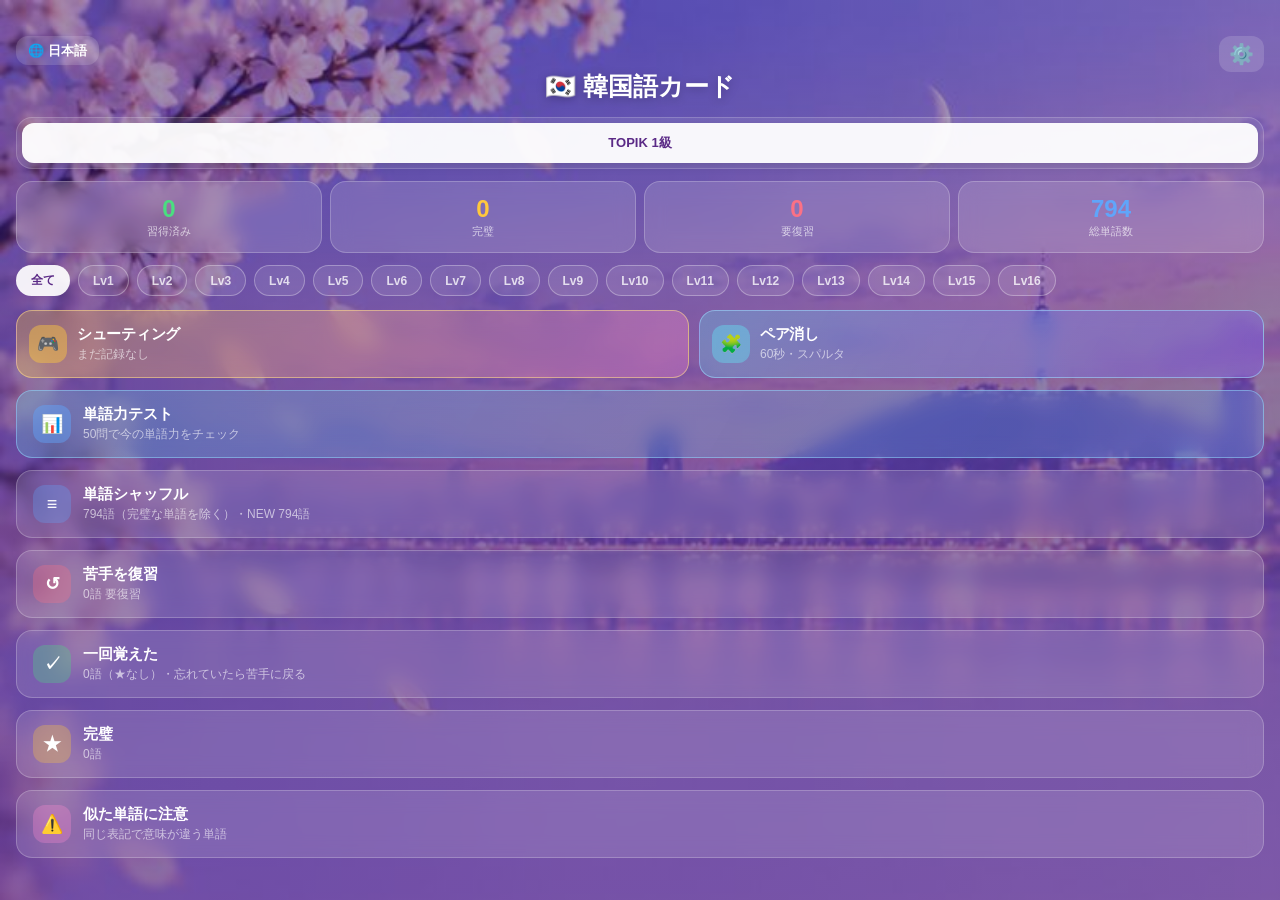
<file: korean/index.html>
<!DOCTYPE html>
<html lang="ja">
<head>
<meta charset="UTF-8">
<meta name="viewport" content="width=device-width, initial-scale=1, user-scalable=no">
<meta name="apple-mobile-web-app-capable" content="yes">
<meta name="apple-mobile-web-app-status-bar-style" content="black-translucent">
<meta name="apple-mobile-web-app-title" content="韓国語">
<title>韓国語フラッシュカード</title>
<link rel="apple-touch-icon" href="apple-touch-icon.png">
<link rel="icon" type="image/png" href="favicon.png">
<link rel="manifest" href="manifest.json">
<meta name="theme-color" content="#2b1a5e">
<style>
*{box-sizing:border-box;margin:0;padding:0;-webkit-tap-highlight-color:transparent}
html,body{height:100%;font-family:-apple-system,sans-serif;color:#1a1a1a;overflow:hidden}
body{background:#1a1340;min-height:100%}

/* animated decorative background */
#bg{position:fixed;inset:0;z-index:0;overflow:hidden;background:linear-gradient(160deg,#2b1a5e 0%,#5b2a86 45%,#a13d8f 75%,#e2667a 100%)}
.orb{position:absolute;border-radius:50%;filter:blur(40px);opacity:0.55}
.orb1{width:260px;height:260px;background:#ff9ad5;top:-60px;left:-60px;animation:float1 14s ease-in-out infinite}
.orb2{width:220px;height:220px;background:#7afcff;bottom:-40px;right:-50px;animation:float2 16s ease-in-out infinite}
.orb3{width:180px;height:180px;background:#ffd76a;top:45%;left:60%;animation:float3 18s ease-in-out infinite}
@keyframes float1{0%,100%{transform:translate(0,0)}50%{transform:translate(30px,40px)}}
@keyframes float2{0%,100%{transform:translate(0,0)}50%{transform:translate(-25px,-35px)}}
@keyframes float3{0%,100%{transform:translate(0,0)}50%{transform:translate(-30px,25px)}}
.star{position:absolute;color:rgba(255,255,255,0.5);font-size:14px;animation:twinkle 3s ease-in-out infinite}
@keyframes twinkle{0%,100%{opacity:0.2}50%{opacity:0.8}}

#app{position:relative;z-index:1;display:flex;flex-direction:column;height:100vh;height:100dvh;padding:max(env(safe-area-inset-top),20px) 16px max(env(safe-area-inset-bottom),16px) 16px}
.screen{display:none;flex-direction:column;height:100%}
.screen.active{display:flex}

/* HOME */
#home{gap:12px;justify-content:center}
#home h1{font-size:25px;font-weight:700;text-align:center;color:#fff;margin-bottom:2px;text-shadow:0 2px 10px rgba(0,0,0,0.25)}
.home-header{position:relative;display:flex;align-items:center;justify-content:center;margin-top:38px}
.settings-btn{position:absolute;right:0;top:-34px;background:rgba(255,255,255,0.15);border:none;font-size:20px;padding:8px 10px;border-radius:12px;cursor:pointer;line-height:1}
.settings-btn:active{background:rgba(255,255,255,0.3)}
.lang-btn{position:absolute;left:0;top:-34px;background:rgba(255,255,255,0.15);border:none;font-size:13px;font-weight:700;padding:8px 12px;border-radius:12px;cursor:pointer;line-height:1;color:#fff}
.lang-btn:active{background:rgba(255,255,255,0.3)}
.lang-modal-item{display:flex;align-items:center;justify-content:space-between;gap:12px;padding:14px 16px;border-radius:14px;background:#f7f5fc;cursor:pointer;margin-bottom:10px;font-size:15px;font-weight:600;color:#1a1a1a}
.lang-modal-item.active{background:#5b2a86;color:#fff}
.lang-modal-item:active{opacity:0.8}
.modal-overlay{position:fixed;inset:0;background:rgba(0,0,0,0.5);z-index:50;display:none;align-items:center;justify-content:center;padding:20px}
.modal-overlay.active{display:flex}
.modal-box{background:#fff;border-radius:20px;padding:24px 20px;width:100%;max-width:360px;box-shadow:0 12px 40px rgba(0,0,0,0.3)}
.modal-box h3{font-size:18px;font-weight:700;color:#1a1a1a;margin-bottom:16px;text-align:center}
.modal-item{display:flex;align-items:center;gap:12px;padding:14px 12px;border-radius:14px;background:#f7f5fc;cursor:pointer;margin-bottom:10px;font-size:15px;font-weight:600;color:#1a1a1a}
.modal-item:active{background:#ece7f7}
.modal-item .modal-icon{font-size:20px}
.modal-close{width:100%;padding:14px;border-radius:14px;border:none;background:#f0f0f0;color:#666;font-size:15px;font-weight:600;cursor:pointer;margin-top:6px}
#home .subtitle{text-align:center;color:rgba(255,255,255,0.65);font-size:13px;margin-top:-6px;margin-bottom:2px}

.topik-toggle{display:grid;grid-template-columns:1fr;gap:8px;background:rgba(255,255,255,0.1);padding:5px;border-radius:16px;border:1px solid rgba(255,255,255,0.18)}
.topik-btn{padding:11px 0;border-radius:12px;border:none;background:transparent;color:rgba(255,255,255,0.65);font-size:13px;white-space:nowrap;font-weight:700;cursor:pointer;transition:all 0.2s}
.topik-btn.active{background:rgba(255,255,255,0.95);color:#5b2a86;box-shadow:0 3px 10px rgba(0,0,0,0.15)}

.stat-row{display:grid;grid-template-columns:1fr 1fr 1fr 1fr;gap:8px}
.stat-card{background:rgba(255,255,255,0.14);backdrop-filter:blur(10px);border-radius:16px;padding:13px 10px;border:1px solid rgba(255,255,255,0.22);text-align:center}
.stat-card .num{font-size:24px;font-weight:700;color:#fff}
.stat-card .lbl{font-size:10.5px;color:rgba(255,255,255,0.68);margin-top:2px;font-weight:500}
.stat-card.green .num{color:#4ade80}
.stat-card.red .num{color:#fb7185}
.stat-card.blue .num{color:#60a5fa}
.stat-card.yellow .num{color:#ffc83d}

.menu-btn{background:rgba(255,255,255,0.13);backdrop-filter:blur(10px);border:1px solid rgba(255,255,255,0.22);border-radius:16px;padding:14px 16px;font-size:15px;font-weight:600;text-align:left;display:flex;align-items:center;gap:12px;cursor:pointer;width:100%;color:#fff;transition:background 0.15s}
.menu-btn:active{background:rgba(255,255,255,0.25)}
.menu-btn .icon{width:38px;height:38px;border-radius:12px;display:flex;align-items:center;justify-content:center;font-size:18px;flex-shrink:0}
.menu-btn .meta{font-size:12px;color:rgba(255,255,255,0.62);font-weight:400;margin-top:2px}
.icon-new{background:rgba(74,222,128,0.3)}
.icon-review{background:rgba(251,113,133,0.3)}
.icon-all{background:rgba(96,165,250,0.3)}
.icon-perfect{background:rgba(255,200,61,0.3)}
.icon-mastered{background:rgba(74,222,128,0.3)}
.icon-similar{background:rgba(255,138,210,0.3)}
.similar-group{background:rgba(255,255,255,0.13);backdrop-filter:blur(10px);border:1px solid rgba(255,255,255,0.22);border-radius:16px;padding:14px 16px;margin-bottom:10px}
.similar-group .similar-ko{font-size:22px;font-weight:700;color:#fff;margin-bottom:8px}
.similar-item{display:flex;align-items:baseline;gap:8px;padding:6px 0;border-top:1px solid rgba(255,255,255,0.12)}
.similar-item:first-of-type{border-top:none}
.similar-item .similar-jp{color:#fff;font-size:14px;font-weight:600}
.similar-item .similar-pos{color:rgba(255,255,255,0.55);font-size:11px}
.similar-item .similar-lv{color:rgba(255,255,255,0.45);font-size:11px;margin-left:auto}
#similar-list{overflow-y:auto;flex:1;padding-bottom:8px}
#level-bar{display:flex;gap:8px;overflow-x:auto;padding-bottom:2px;scrollbar-width:none}
#level-bar::-webkit-scrollbar{display:none}
.lv-btn{flex-shrink:0;padding:6px 14px;border-radius:99px;border:1px solid rgba(255,255,255,0.3);background:rgba(255,255,255,0.1);font-size:12px;cursor:pointer;font-weight:600;color:rgba(255,255,255,0.78);transition:all 0.15s}
.lv-btn.active{background:rgba(255,255,255,0.92);color:#5b2a86;border-color:transparent}

/* STUDY */
#study{gap:12px}
.top-bar{display:flex;align-items:center;gap:10px}
.back-btn{background:rgba(255,255,255,0.18);border:none;font-size:16px;padding:8px 10px;cursor:pointer;color:#fff;border-radius:10px;line-height:1}
.undo-btn{background:rgba(255,255,255,0.18);border:none;font-size:17px;padding:7px 11px;cursor:pointer;color:#fff;border-radius:10px;line-height:1}
.undo-btn:disabled{opacity:0.3;cursor:default}
.prog-wrap{flex:1;height:6px;background:rgba(255,255,255,0.22);border-radius:99px;overflow:hidden}
.prog-fill{height:100%;background:#4ade80;border-radius:99px;transition:width 0.3s}
.prog-label{font-size:13px;color:rgba(255,255,255,0.85);white-space:nowrap;font-weight:600}

.card-area{flex:1;display:flex;flex-direction:column;align-items:center;justify-content:center;gap:16px;perspective:1000px}
.card-outer{width:100%;cursor:pointer;max-width:420px}
.card-inner{width:100%;min-height:270px;position:relative;transform-style:preserve-3d;transition:transform 0.4s cubic-bezier(.4,0,.2,1)}
.card-inner.flipped{transform:rotateY(180deg)}
.face{position:absolute;inset:0;backface-visibility:hidden;background:#fff;border-radius:24px;box-shadow:0 10px 36px rgba(0,0,0,0.25);display:flex;flex-direction:column;align-items:center;justify-content:center;gap:8px;padding:28px 20px;min-height:270px}
.star-btn{position:absolute;bottom:12px;left:12px;background:none;border:none;font-size:32px;cursor:pointer;line-height:1;color:#ddd;transition:transform 0.15s}
.star-btn.starred{color:#ffc83d}
.star-btn:active{transform:scale(1.2)}
.face.back{transform:rotateY(180deg)}
.ko-word{font-size:48px;font-weight:700;letter-spacing:-1px;color:#1a1a1a}
.reading{font-size:15px;color:#aaa;letter-spacing:0.5px;font-weight:500}
.jp-word{font-size:30px;font-weight:700;color:#1a1a1a;text-align:center}
.hanja-word{font-size:22px;color:#666;margin-top:0;font-weight:500;letter-spacing:2px}
.pos-badge{font-size:11px;background:#f3f0fb;color:#7c4fb0;padding:4px 12px;border-radius:99px;font-weight:600;margin-top:4px}
.tap-hint{font-size:12px;color:#ccc;position:absolute;bottom:16px;font-weight:500}
.example-wrap{display:flex;flex-direction:column;gap:6px;width:100%;max-width:420px}
.example-box{background:#fdf6e3;border-radius:14px;padding:10px 14px;text-align:center;width:100%;min-height:18px}
.example-box p{font-size:16px;color:#6b5a2e;margin:0;line-height:1.45;font-weight:500}

.btn-row{display:grid;grid-template-columns:1fr 1fr;gap:10px;width:100%;max-width:420px}
.ans-btn{padding:16px;border-radius:16px;border:none;font-size:15px;font-weight:700;cursor:pointer;transition:transform 0.1s;box-shadow:0 4px 12px rgba(0,0,0,0.18)}
.ans-btn:active{transform:scale(0.96)}
.ans-btn:disabled{opacity:0.3;cursor:default;box-shadow:none}
#btn-ng{background:#fff;color:#e24b4a}
#btn-ok{background:#fff;color:#1D9E75}

/* DONE */
#done{gap:14px;justify-content:center;align-items:center;text-align:center}
#done h2{font-size:24px;font-weight:700;color:#fff}
#done .sub{color:rgba(255,255,255,0.7);font-size:15px}
.done-stat-row{display:grid;grid-template-columns:1fr 1fr;gap:10px;width:100%}
.done-btn{width:100%;padding:16px;border-radius:16px;border:none;font-size:15px;font-weight:700;cursor:pointer;box-shadow:0 4px 12px rgba(0,0,0,0.18)}
.done-btn:active{opacity:0.85}
.done-btn.white{background:#fff;color:#5b2a86}
.done-btn.danger{background:rgba(251,113,133,0.25);color:#fff;border:1px solid rgba(251,113,133,0.4)}
.done-btn:disabled{opacity:0.3;cursor:default}

#loading{position:fixed;inset:0;background:linear-gradient(160deg,#2b1a5e 0%,#5b2a86 45%,#a13d8f 75%,#e2667a 100%);display:flex;align-items:center;justify-content:center;font-size:15px;color:rgba(255,255,255,0.85);font-weight:600}

/* HOME scroll when tall */
#home{justify-content:flex-start;overflow-y:auto;scrollbar-width:none}
#home::-webkit-scrollbar{display:none}
#home>*{flex-shrink:0}
#home::before,#home::after{content:"";flex:1 0 0}
.menu-btn.game-btn{background:linear-gradient(120deg,rgba(255,200,61,0.32),rgba(255,138,210,0.32));border-color:rgba(255,220,140,0.55)}
.icon-game{background:rgba(255,200,61,0.45)}
/* ===== ゲーム行 ===== */

.menu-btn.match-btn{background:linear-gradient(120deg,rgba(94,242,255,0.26),rgba(122,90,255,0.34));border-color:rgba(160,220,255,0.55)}
.icon-match{background:rgba(94,242,255,0.35)}
/* ===== ペア消し ===== */
#match{gap:10px;position:relative}
.m-backdrop{position:fixed;inset:0;z-index:-1;background:radial-gradient(120% 80% at 50% 0%,#2a1460 0%,#140a35 45%,#07051a 100%);overflow:hidden;transition:filter .6s}
.m-backdrop::before,.m-backdrop::after{content:"";position:absolute;width:70vmax;height:70vmax;border-radius:50%;filter:blur(60px);opacity:.4;animation:mFloat 14s ease-in-out infinite}
.m-backdrop::before{background:#3b2bff;top:-30vmax;left:-28vmax}
.m-backdrop::after{background:#ff2fa0;bottom:-34vmax;right:-28vmax;animation-delay:-7s}
.m-grid{position:absolute;left:-50%;right:-50%;bottom:-8%;height:50%;background-image:linear-gradient(rgba(94,242,255,.2) 1px,transparent 1px),linear-gradient(90deg,rgba(94,242,255,.2) 1px,transparent 1px);background-size:44px 44px;transform:perspective(420px) rotateX(62deg);transform-origin:50% 100%;animation:mGrid 2.4s linear infinite;-webkit-mask-image:linear-gradient(transparent,#000 70%);mask-image:linear-gradient(transparent,#000 70%)}
@keyframes mGrid{to{background-position:0 44px}}
@keyframes mFloat{50%{transform:translate(8vmax,6vmax) scale(1.1)}}
#match.fever .m-backdrop{filter:hue-rotate(-55deg) saturate(1.6) brightness(1.2)}
#match.fever .m-grid{animation-duration:.9s}
.m-title{flex:1;text-align:center;color:#fff;font-weight:900;font-size:14px;letter-spacing:4px;text-shadow:0 0 12px rgba(94,242,255,.7)}
.m-hud{display:flex;align-items:center;justify-content:space-between;gap:10px;padding:0 4px}
.m-hud-box{min-width:96px}
.m-hud-lbl{font-size:10px;font-weight:800;letter-spacing:2px;color:rgba(160,220,255,.75)}
.m-hud-num{font-size:32px;font-weight:900;color:#fff;line-height:1;font-variant-numeric:tabular-nums;text-shadow:0 0 14px rgba(94,242,255,.6);display:inline-block}
.m-hud-num small{font-size:14px;opacity:.6;margin-left:2px}
.m-hud-num.bump{animation:mBump .25s}
@keyframes mBump{40%{transform:scale(1.2)}}
#m-combo{flex:1;text-align:center;font-weight:900;font-size:18px;color:#ffe27a;text-shadow:0 0 12px rgba(255,200,60,.8);letter-spacing:1px;min-height:24px;white-space:nowrap}
#m-combo.fever{background:linear-gradient(90deg,#ffe27a,#ff6ec7,#5ef2ff,#ffe27a);background-size:200% 100%;-webkit-background-clip:text;background-clip:text;color:transparent;text-shadow:none;filter:drop-shadow(0 0 8px rgba(255,200,80,.8));animation:mShine 1s linear infinite;font-size:21px}
@keyframes mShine{to{background-position:200% 0}}
.m-ring{position:relative;width:60px;height:60px;flex-shrink:0}
.m-ring svg{width:100%;height:100%;transform:rotate(-90deg)}
.m-ring circle{fill:none;stroke-width:4}
.m-ring .bg{stroke:rgba(255,255,255,.12)}
.m-ring .fg{stroke:#5ef2ff;stroke-linecap:round;stroke-dasharray:119.38;transition:stroke-dashoffset .2s linear,stroke .3s;filter:drop-shadow(0 0 4px #5ef2ff)}
.m-ring.low .fg{stroke:#ff4d6d;filter:drop-shadow(0 0 5px #ff4d6d)}
.m-ring.sp .fg{stroke:#4ade80;filter:drop-shadow(0 0 4px #4ade80)}
.m-ring span{position:absolute;inset:0;display:flex;align-items:center;justify-content:center;color:#fff;font-weight:900;font-size:18px;font-variant-numeric:tabular-nums}
.m-ring.sp span{font-size:12px}
.m-ring.low span{color:#ff8fa3;animation:mBump .5s infinite}
.m-stage{position:relative;flex:1;display:flex;flex-direction:column;justify-content:center;min-height:0}
#m-fx{position:absolute;left:-16px;top:-10px;width:calc(100% + 32px);height:calc(100% + 20px);pointer-events:none;z-index:4}
.m-board{position:relative;display:grid;grid-template-columns:1fr 1fr;gap:11px 16px;padding:14px;border-radius:22px;background:rgba(10,6,30,.55);border:1px solid rgba(255,255,255,.14);box-shadow:inset 0 0 30px rgba(94,242,255,.07),0 12px 40px rgba(0,0,0,.4);-webkit-backdrop-filter:blur(6px);backdrop-filter:blur(6px);transition:box-shadow .4s,border-color .4s}
.m-board:empty{display:none}
.m-board::before{content:"";position:absolute;top:16px;bottom:16px;left:50%;width:2px;transform:translateX(-50%);background:linear-gradient(transparent,rgba(179,140,255,.6),transparent)}
#match.fever .m-board{border-color:rgba(255,226,122,.75);box-shadow:inset 0 0 40px rgba(255,200,80,.16),0 0 34px rgba(255,170,60,.4)}
.m-tile{position:relative;min-height:62px;border-radius:14px;border:1.5px solid;padding:6px 8px;cursor:pointer;touch-action:manipulation;color:#fff;font-weight:800;-webkit-user-select:none;user-select:none;transition:transform .12s,box-shadow .15s;overflow:hidden;font-family:inherit}
.m-tile::after{content:"";position:absolute;left:0;right:0;top:0;height:50%;background:linear-gradient(180deg,rgba(255,255,255,.14),transparent);pointer-events:none}
.m-tile.ko{font-size:22px;font-family:-apple-system,"Apple SD Gothic Neo",sans-serif;background:linear-gradient(180deg,rgba(28,62,118,.92),rgba(12,22,60,.96));border-color:rgba(94,242,255,.7);box-shadow:0 0 14px rgba(94,242,255,.2),inset 0 0 12px rgba(94,242,255,.1)}
.m-tile.jp{font-size:15px;line-height:1.3;background:linear-gradient(180deg,rgba(96,30,96,.92),rgba(40,12,52,.96));border-color:rgba(255,110,199,.7);box-shadow:0 0 14px rgba(255,110,199,.2),inset 0 0 12px rgba(255,110,199,.1)}
.m-tile:active{transform:scale(.97)}
.m-tile.sel{transform:translateY(-2px) scale(1.04);background:linear-gradient(180deg,#fff7cf,#ffd45a);color:#3a1a00;border-color:#fff;box-shadow:0 0 0 2px rgba(255,226,122,.6),0 0 24px rgba(255,210,80,.85);animation:mSel 1s ease-in-out infinite}
@keyframes mSel{50%{box-shadow:0 0 0 2px rgba(255,226,122,.95),0 0 36px rgba(255,210,80,1)}}
.m-tile.ok{animation:mOk .28s forwards}
@keyframes mOk{0%{background:#fff;color:#0a7a3a;transform:scale(1.1);box-shadow:0 0 34px #4ade80}100%{background:#4ade80;transform:scale(.55);opacity:0}}
.m-tile.ng{background:linear-gradient(180deg,#ff5a7a,#b8123a)!important;border-color:#ffc2cf!important;color:#fff!important;box-shadow:0 0 22px rgba(255,60,100,.8)!important;animation:mShake .35s}
@keyframes mShake{20%{transform:translateX(-6px)}40%{transform:translateX(5px)}60%{transform:translateX(-4px)}80%{transform:translateX(3px)}}
.m-tile.empty{background:transparent;border:1.5px dashed rgba(255,255,255,.12);box-shadow:none;color:transparent}
.m-tile.empty::after{display:none}
.m-tile.pop{animation:mPop .34s cubic-bezier(.2,1.6,.4,1)}
@keyframes mPop{from{transform:scale(.5);opacity:0}to{transform:scale(1);opacity:1}}
.m-tile.shuf{animation:mShuf .3s ease-out}
@keyframes mShuf{0%{transform:rotateX(90deg);opacity:.3}100%{transform:none;opacity:1}}
.m-panel{flex-direction:column;align-items:center;gap:13px;color:#fff;text-align:center;overflow:auto;max-height:100%;padding:4px 2px}
.m-demo{display:flex;align-items:center;margin-bottom:2px}
.m-demo span{padding:8px 14px;border-radius:10px;font-weight:800;color:#fff;border:1.5px solid}
.m-demo .ko{background:rgba(20,44,96,.92);border-color:#5ef2ff;box-shadow:0 0 16px rgba(94,242,255,.55);font-family:-apple-system,"Apple SD Gothic Neo",sans-serif;font-size:18px}
.m-demo .jp{background:rgba(76,20,76,.92);border-color:#ff6ec7;box-shadow:0 0 16px rgba(255,110,199,.55);font-size:16px}
.m-demo i{width:48px;height:4px;background:linear-gradient(90deg,#5ef2ff,#fff,#ff6ec7);box-shadow:0 0 12px #fff;border-radius:2px;animation:mBeam 1.6s ease-in-out infinite}
@keyframes mBeam{0%,100%{opacity:.25;transform:scaleX(.35)}50%{opacity:1;transform:scaleX(1)}}
.m-logo{font-size:46px;font-weight:900;letter-spacing:1px;line-height:1;background:linear-gradient(120deg,#5ef2ff,#b38cff 45%,#ff6ec7);-webkit-background-clip:text;background-clip:text;color:transparent;filter:drop-shadow(0 4px 18px rgba(179,140,255,.55))}
.m-logo-sub{font-size:12px;letter-spacing:8px;color:rgba(200,220,255,.85);font-weight:800;margin-top:-6px}
.m-sub{font-size:13px;color:rgba(255,255,255,.75)}
.m-card{width:100%;max-width:340px;border-radius:18px;padding:14px 16px;display:flex;align-items:center;gap:14px;cursor:pointer;text-align:left;color:#fff;font-family:inherit;border:1.5px solid;background:rgba(14,10,40,.78);transition:transform .12s}
.m-card:active{transform:scale(.98)}
.m-card .ic{width:46px;height:46px;border-radius:14px;display:flex;align-items:center;justify-content:center;font-size:24px;flex-shrink:0}
.m-card b{display:block;font-size:18px}.m-card small{display:block;font-size:12px;opacity:.75;margin-top:3px}
.m-card .best{margin-left:auto;text-align:right;font-size:10px;letter-spacing:1px;opacity:.85}.m-card .best strong{display:block;font-size:20px;color:#ffe27a;letter-spacing:0}
.m-card.c60{border-color:rgba(94,242,255,.65);box-shadow:0 0 22px rgba(94,242,255,.16)}.m-card.c60 .ic{background:linear-gradient(135deg,#5ef2ff,#3b6cf6)}
.m-card.csp{border-color:rgba(255,110,150,.65);box-shadow:0 0 22px rgba(255,80,120,.16)}.m-card.csp .ic{background:linear-gradient(135deg,#ffa25c,#f43f5e)}
.m-card:disabled{opacity:.4}
.m-big{width:100%;max-width:340px;border:none;border-radius:16px;padding:15px;background:linear-gradient(120deg,#5ef2ff,#b38cff 50%,#ff6ec7);color:#1a0b3a;font-family:inherit;font-weight:900;font-size:18px;cursor:pointer;box-shadow:0 0 24px rgba(179,140,255,.45)}
.m-link{background:none;border:none;color:rgba(255,255,255,.8);text-decoration:underline;font-size:13px;cursor:pointer;padding:6px;font-family:inherit}
.m-note{font-size:12px;color:rgba(255,255,255,.6)}
.m-rank{font-size:100px;font-weight:900;line-height:.9;-webkit-background-clip:text;background-clip:text;color:transparent;animation:mRank .6s cubic-bezier(.2,1.4,.4,1) both;filter:drop-shadow(0 6px 24px rgba(255,255,255,.25))}
.m-rank.S{background-image:linear-gradient(135deg,#fff6a8,#ffb300 45%,#ff6ec7)}
.m-rank.A{background-image:linear-gradient(135deg,#bdf6ff,#5ef2ff 45%,#3b6cf6)}
.m-rank.B{background-image:linear-gradient(135deg,#d6ffe3,#4ade80 50%,#14905a)}
.m-rank.C{background-image:linear-gradient(135deg,#e9e0ff,#a99ad6 50%,#6a5aa0)}
@keyframes mRank{0%{transform:scale(2.6);opacity:0}60%{transform:scale(.92);opacity:1}100%{transform:scale(1)}}
.m-rank-lbl{font-size:11px;letter-spacing:6px;color:rgba(255,255,255,.6);font-weight:800;margin-top:-4px}
.m-res-main{font-size:34px;font-weight:900;text-shadow:0 0 18px rgba(94,242,255,.45)}
.m-best{background:linear-gradient(90deg,#ffe27a,#ffb300);color:#4a2a00;font-weight:900;border-radius:99px;padding:5px 14px;font-size:13px;box-shadow:0 0 18px rgba(255,200,60,.6)}
.m-stats{display:grid;grid-template-columns:repeat(3,1fr);gap:8px;width:100%;max-width:340px}
.m-stat{background:rgba(14,10,40,.75);border:1px solid rgba(255,255,255,.14);border-radius:12px;padding:9px 4px}
.m-stat b{display:block;font-size:22px;font-variant-numeric:tabular-nums}.m-stat span{font-size:9px;letter-spacing:1.5px;opacity:.65}
.m-missed{width:100%;max-width:340px;max-height:30vh;overflow:auto;background:rgba(14,10,40,.75);border:1px solid rgba(255,110,150,.35);border-radius:14px;padding:10px 12px;text-align:left}
.m-missed h4{font-size:12px;margin-bottom:6px;color:#fecdd3;letter-spacing:.5px}
.m-missed .row{display:flex;justify-content:space-between;gap:10px;font-size:14px;padding:4px 0;border-bottom:1px solid rgba(255,255,255,.08)}
.m-missed .row b{font-family:-apple-system,"Apple SD Gothic Neo",sans-serif;color:#9eeaff}
.m-pausebox{position:absolute;inset:0;z-index:6;display:flex;flex-direction:column;align-items:center;justify-content:center;gap:16px;border-radius:22px;background:rgba(8,5,25,.92);-webkit-backdrop-filter:blur(8px);backdrop-filter:blur(8px)}
.m-pop{position:absolute;left:50%;top:44%;transform:translate(-50%,-50%);font-size:38px;font-weight:900;color:#ffe27a;text-shadow:0 0 18px rgba(255,200,60,.9),0 3px 0 rgba(0,0,0,.4);animation:mPopT 1s ease-out forwards;pointer-events:none;z-index:5;white-space:nowrap;letter-spacing:1px}
@keyframes mPopT{0%{opacity:0;transform:translate(-50%,-30%) scale(.5)}20%{opacity:1;transform:translate(-50%,-50%) scale(1.15)}100%{opacity:0;transform:translate(-50%,-110%)}}
.game-row{display:flex;gap:10px}
.game-row .menu-btn{flex:1;min-width:0}
.game-row .game-btn{flex:1.2}
.game-row .meta{white-space:nowrap;overflow:hidden;text-overflow:ellipsis}
.game-row .menu-btn{gap:10px;padding-left:12px;padding-right:10px}
.game-row .menu-btn > div:last-child > div:first-child{white-space:nowrap;font-size:15px;letter-spacing:-0.3px}


/* GAME */
#game{gap:8px;padding-bottom:0}
.game-hud{display:flex;align-items:center;gap:10px;color:#fff}
.game-hud .hud-score{flex:1;text-align:center;font-weight:800;font-size:20px;letter-spacing:0.5px;font-variant-numeric:tabular-nums}
.game-hud .hud-lives{font-size:16px;letter-spacing:2px;min-width:64px;text-align:right}
.game-hud .hud-combo{position:absolute;left:50%;transform:translateX(-50%);top:46px;font-size:12px;font-weight:700;color:#ffd76a;pointer-events:none}
#game-stage{position:relative;flex:1;border-radius:20px;overflow:hidden;background:rgba(10,6,40,0.35);border:1px solid rgba(255,255,255,0.15);touch-action:none;user-select:none;-webkit-user-select:none}
#game-canvas{position:absolute;inset:0;width:100%;height:100%;display:block}
#game-overlay{position:absolute;inset:0;display:flex;flex-direction:column;align-items:center;justify-content:center;gap:10px;color:#fff;text-align:center;padding:20px;background:rgba(10,6,40,0.55)}
#game-overlay.hidden{display:none}
#game-overlay .big{font-size:56px;font-weight:800;text-shadow:0 4px 20px rgba(0,0,0,0.4)}
#game-overlay .hint{font-size:14px;color:rgba(255,255,255,0.8);line-height:1.6}

/* GAME OVER */
#gameover{gap:12px;align-items:center;text-align:center;overflow-y:auto}
#gameover h2{font-size:26px;font-weight:800;color:#fff;margin-top:auto}
.go-stats .num{font-size:20px!important}
#gameover .go-score{font-size:52px;font-weight:800;color:#ffd76a;line-height:1;font-variant-numeric:tabular-nums}
#gameover .go-record{font-size:13px;font-weight:700;color:#1a1340;background:#ffd76a;padding:4px 12px;border-radius:99px}
#gameover .go-sub{color:rgba(255,255,255,0.75);font-size:13px}
.go-stats{display:grid;grid-template-columns:1fr 1fr 1fr 1fr;gap:8px;width:100%}
.go-missed{width:100%;background:rgba(255,255,255,0.12);border:1px solid rgba(255,255,255,0.2);border-radius:16px;padding:12px 14px;text-align:left;color:#fff}
.go-missed h4{font-size:13px;font-weight:700;margin-bottom:6px;color:rgba(255,255,255,0.85)}
.go-missed .row{display:flex;gap:10px;padding:5px 0;border-top:1px solid rgba(255,255,255,0.1);font-size:14px}
.go-missed .row:first-of-type{border-top:none}
.go-missed .row b{min-width:84px}
.go-missed .row span{color:rgba(255,255,255,0.75)}
.go-missed .note{font-size:11px;color:rgba(255,255,255,0.55);margin-top:6px}
#gameover .done-btn{max-width:420px}
#gameover>:last-child{margin-bottom:auto}

.bk-desc{font-size:13px;color:#555;line-height:1.6;margin:-6px 0 10px;text-align:center}
.bk-code{width:100%;height:110px;border-radius:12px;border:1px solid #ddd;padding:10px;font-size:11px;font-family:ui-monospace,Menlo,monospace;color:#444;background:#f7f5fc;resize:none;word-break:break-all}
.bk-main{width:100%;padding:14px;border-radius:14px;border:none;background:#5b2a86;color:#fff;font-size:15px;font-weight:700;cursor:pointer;margin-top:10px}
.bk-main:active{opacity:0.85}
.bk-msg{font-size:13px;color:#1D9E75;text-align:center;min-height:18px;margin:8px 0 2px;line-height:1.5;font-weight:600}
.bk-msg.err{color:#e24b4a}

/* GAME v2 */
#game{background:transparent}
#game-stage{background:#070420;border:1px solid rgba(179,140,255,0.35);box-shadow:0 0 0 1px rgba(255,110,199,0.15),0 10px 40px rgba(0,0,0,0.45),inset 0 0 30px rgba(94,242,255,0.08)}
.game-hud .hud-score{font-size:24px;font-weight:900;background:linear-gradient(90deg,#ffe27a,#ff6ec7);-webkit-background-clip:text;background-clip:text;color:transparent;filter:drop-shadow(0 2px 6px rgba(255,110,199,0.45))}
.game-hud .hud-lives{display:flex;gap:4px;justify-content:flex-end;min-width:70px}
.game-hud .life{font-size:17px;color:#5ef2ff;text-shadow:0 0 8px rgba(94,242,255,0.9);transform:rotate(-45deg);display:inline-block;transition:all .3s}
.game-hud .life.lost{color:rgba(255,255,255,0.18);text-shadow:none;transform:rotate(-45deg) scale(0.8)}
#game-overlay{background:radial-gradient(ellipse at center,rgba(40,15,90,0.55),rgba(7,4,32,0.85));gap:14px}
.g-logo{font-size:44px;line-height:0.95;font-weight:900;letter-spacing:2px;font-style:italic;background:linear-gradient(180deg,#ffffff 0%,#ffe27a 45%,#ff6ec7 100%);-webkit-background-clip:text;background-clip:text;color:transparent;filter:drop-shadow(0 0 14px rgba(255,110,199,0.7)) drop-shadow(0 4px 0 rgba(60,20,110,0.9))}
#game-overlay .hint{font-size:15px;font-weight:700;color:#fff}
.g-ctrl{font-size:12px;color:rgba(200,220,255,0.7)}
.g-best{font-size:12px;font-weight:800;color:#ffe27a;background:rgba(255,226,122,0.12);border:1px solid rgba(255,226,122,0.4);padding:5px 12px;border-radius:99px}
.g-start{margin-top:8px;font-size:20px;font-weight:900;letter-spacing:3px;color:#5ef2ff;text-shadow:0 0 12px rgba(94,242,255,0.9);animation:gblink 1.1s ease-in-out infinite}
@keyframes gblink{0%,100%{opacity:1}50%{opacity:0.35}}
#gameover h2{font-style:italic;letter-spacing:1px;text-shadow:0 0 16px rgba(255,110,199,0.7)}
#gameover .go-score{background:linear-gradient(180deg,#fff,#ffe27a 50%,#ff6ec7);-webkit-background-clip:text;background-clip:text;color:transparent;filter:drop-shadow(0 0 12px rgba(255,110,199,0.6))}

.bk-sum{margin-top:8px;background:#f7f5fc;border-radius:10px;padding:6px 10px;text-align:left}
.bk-row{display:flex;gap:10px;font-size:12px;color:#444;padding:2px 0}
.bk-row b{min-width:34px;color:#5b2a86}
.bk-row span{flex:1;white-space:nowrap}
.bk-main.bk-sub{background:#efe9fb;color:#5b2a86}
.bk-msg .bk-sum{color:#444;font-weight:400}

.vc-list{max-height:46vh;overflow-y:auto;margin-bottom:6px}
.vc-item{display:flex;align-items:center;gap:10px;padding:12px 14px;border-radius:12px;background:#f7f5fc;margin-bottom:8px;cursor:pointer;font-size:14px;font-weight:600;color:#1a1a1a}
.vc-item.active{background:#5b2a86;color:#fff}
.vc-item .vc-sub{font-size:11px;font-weight:400;opacity:0.65;margin-left:auto;white-space:nowrap}

/* VOCAB TEST */
.menu-btn.vt-btn{background:linear-gradient(120deg,rgba(94,242,255,0.22),rgba(96,165,250,0.28));border-color:rgba(150,220,255,0.5)}
.icon-vt{background:rgba(96,165,250,0.45)}
.vt-intro{flex:1;flex-direction:column;align-items:center;justify-content:center;gap:12px;text-align:center;color:#fff;display:flex}
.vt-intro h2{font-size:26px;font-weight:800}
.vt-badge{font-size:52px}
.vt-line{font-size:15px;font-weight:700;color:#ffe27a}
.vt-rules{background:rgba(255,255,255,0.12);border:1px solid rgba(255,255,255,0.2);border-radius:16px;padding:12px 16px;text-align:left;font-size:13px;line-height:1.7;width:100%;max-width:420px;color:rgba(255,255,255,0.9)}
.vt-intro .done-btn{max-width:420px}
.vt-q{flex:1;flex-direction:column;gap:12px}
.vt-timer-wrap{height:6px;background:rgba(255,255,255,0.15);border-radius:99px;overflow:hidden}
.vt-timer{height:100%;width:100%;background:linear-gradient(90deg,#5ef2ff,#60a5fa);border-radius:99px}
.vt-timer.low{background:linear-gradient(90deg,#fb7185,#f97316)}
.vt-word{flex:1;max-height:340px;min-height:150px;display:flex;flex-direction:column;align-items:center;justify-content:center;gap:12px;background:#fff;border-radius:24px;box-shadow:0 10px 36px rgba(0,0,0,0.25);padding:20px}
.vt-ko{font-size:44px;font-weight:800;color:#1a1a1a;text-align:center;word-break:keep-all}
.vt-listen{font-size:18px;font-weight:800;color:#5b2a86}
.vt-replay{border:none;background:#f3f0fb;color:#5b2a86;font-weight:700;font-size:14px;padding:10px 18px;border-radius:99px;cursor:pointer}
.vt-replay.big{font-size:17px;padding:16px 26px;background:#5b2a86;color:#fff}
.vt-choices{display:flex;flex-direction:column;gap:9px}
.vt-choice{padding:14px 16px;border-radius:14px;border:1px solid rgba(255,255,255,0.25);background:rgba(255,255,255,0.14);backdrop-filter:blur(10px);color:#fff;font-size:15px;font-weight:700;text-align:left;cursor:pointer;transition:transform .08s}
.vt-choice:active{transform:scale(0.98)}
.vt-choice.vt-dk{background:transparent;border-style:dashed;color:rgba(255,255,255,0.7);text-align:center;font-weight:600}
.vt-choice.ok{background:#4ade80;border-color:#4ade80;color:#0b3d1f}
.vt-choice.ng{background:#fb7185;border-color:#fb7185;color:#4a0b16}
.vt-choice:disabled{cursor:default}
#vresult{gap:12px;align-items:center;text-align:center;color:#fff;overflow-y:auto;scrollbar-width:none}
#vresult::-webkit-scrollbar{display:none}
#vresult>*{flex-shrink:0;width:100%;max-width:440px}
#vresult h2{font-size:22px;font-weight:800;margin-top:6px}
.vt-ring{width:170px!important;height:170px;border-radius:50%;background:conic-gradient(var(--c) calc(var(--p)*1%),rgba(255,255,255,0.15) 0);display:flex;align-items:center;justify-content:center;filter:drop-shadow(0 6px 18px rgba(0,0,0,0.3))}
.vt-ring-in{width:140px;height:140px;border-radius:50%;background:#2b1a5e;display:flex;flex-direction:column;align-items:center;justify-content:center}
.vt-pct{font-size:46px;font-weight:900;line-height:1}
.vt-pct small{font-size:18px;margin-left:2px}
.vt-lvl{font-size:13px;font-weight:800;margin-top:4px}
.vt-sub{font-size:14px;font-weight:700;color:rgba(255,255,255,0.85)}
.vt-delta{font-size:13px;color:#ffe27a;font-weight:700}
.vt-card{background:rgba(255,255,255,0.12);border:1px solid rgba(255,255,255,0.2);border-radius:16px;padding:12px 14px;text-align:left}
.vt-bar{display:flex;align-items:center;gap:10px;padding:5px 0;font-size:13px}
.vt-bl{min-width:62px;color:rgba(255,255,255,0.85)}
.vt-bt{flex:1;height:10px;background:rgba(255,255,255,0.15);border-radius:99px;overflow:hidden}
.vt-bf{height:100%;border-radius:99px}
.vt-bar b{min-width:40px;text-align:right}
.vt-known{margin-top:8px;font-size:15px;font-weight:800;color:#fff}
.vt-detail{font-size:12px;color:rgba(255,255,255,0.65);margin-top:4px}
.vt-h4{font-size:13px;font-weight:700;margin-bottom:6px;color:rgba(255,255,255,0.85)}
.vt-hrow{display:flex;justify-content:space-between;font-size:13px;padding:4px 0;border-top:1px solid rgba(255,255,255,0.1)}
.vt-hrow:first-of-type{border-top:none}
.vt-note{font-size:11px;color:rgba(255,255,255,0.6);line-height:1.5}
#vresult .done-btn{max-width:440px}

.vt-btn .meta{display:block}
.vt-best{color:#ffe27a;font-weight:700}
.vt-lastm{opacity:0.75}
.vt-mini{display:block;height:5px;background:rgba(255,255,255,0.18);border-radius:99px;margin-top:6px;overflow:hidden;width:100%}
.vt-mini-f{display:block;height:100%;border-radius:99px}
.vt-btn>div:last-child{flex:1}
.vt-newbest{font-size:16px;font-weight:900;color:#1a1340;background:linear-gradient(90deg,#ffe27a,#ffb3d9);padding:7px 16px;border-radius:99px;width:auto!important;box-shadow:0 4px 16px rgba(255,226,122,0.45);animation:vtpop .6s ease}
@keyframes vtpop{0%{transform:scale(0.6);opacity:0}70%{transform:scale(1.08)}100%{transform:scale(1);opacity:1}}

.vt-q{padding-bottom:max(env(safe-area-inset-bottom),12px)}
.vt-q .vt-word{margin-bottom:auto}
.vt-choices{margin-top:auto;padding-bottom:18px}

/* 応援イラスト */
.vt-q .vt-word{flex:0 0 auto;height:min(30vh,240px);max-height:none;margin-bottom:0}
.vt-cheer{flex:1 1 0;min-height:0;display:flex;align-items:center;justify-content:center;overflow:hidden;pointer-events:none}
.vt-cheer img{max-height:100%;max-width:70%;object-fit:contain;filter:drop-shadow(0 6px 14px rgba(0,0,0,0.18));animation:vtcheer 2.4s ease-in-out infinite}
@keyframes vtcheer{0%,100%{transform:translateY(0)}50%{transform:translateY(-5px)}}
.vt-choices{margin-top:0}
@media (max-height:720px){.vt-q .vt-word{height:22vh;min-height:120px}.vt-ko{font-size:36px}.vt-choice{padding:11px 14px}.vt-choices{gap:7px}}

.vt-ring-mini{width:46px!important;height:46px!important;border-radius:50%!important;background:conic-gradient(var(--c) calc(var(--p)*1%),rgba(255,255,255,0.18) 0)!important;display:flex;align-items:center;justify-content:center;filter:drop-shadow(0 2px 6px rgba(0,0,0,0.25))}
.vt-ring-mini>span{width:36px;height:36px;border-radius:50%;background:#3a2477;display:flex;align-items:center;justify-content:center;font-size:13px;font-weight:900;color:#fff;letter-spacing:-0.5px}
.vt-ring-mini small{font-size:8px;margin-left:1px}

/* 背景画像（文字が読みやすいよう紫の膜で薄める） */
#bg{background:
  linear-gradient(180deg,rgba(38,18,88,var(--bgo1,0.42)) 0%,rgba(52,22,104,var(--bgo2,0.56)) 45%,rgba(66,26,116,var(--bgo3,0.62)) 100%),
  url("[data-uri]") center top/cover no-repeat,
  #3b2577}
.orb{display:none}
.vt-bl2{min-width:92px}
.vt-split{border-color:rgba(255,226,122,0.45)}

.g-modes{display:flex;gap:8px;background:rgba(255,255,255,0.1);padding:4px;border-radius:99px;border:1px solid rgba(255,255,255,0.25)}
.g-mode{border:none;background:transparent;color:rgba(255,255,255,0.75);font-weight:800;font-size:13px;padding:9px 16px;border-radius:99px;cursor:pointer}
.g-mode.active{background:#fff;color:#5b2a86}
.g-mode.off{opacity:0.35;cursor:default}
.g-modes.lives{margin-top:8px}
.new-badge{position:absolute;top:14px;left:16px;background:linear-gradient(90deg,#ff6ec7,#ffb347);color:#fff;font-size:11px;font-weight:900;letter-spacing:1px;padding:4px 10px;border-radius:99px;box-shadow:0 2px 8px rgba(255,110,199,0.4)}
</style>
</head>
<body>
<div id="bg">
  <div class="orb orb1"></div>
  <div class="orb orb2"></div>
  <div class="orb orb3"></div>
</div>
<div id="loading">読み込み中...</div>
<div id="app" style="display:none">

<div id="home" class="screen active">
  <div class="home-header">
    <button class="lang-btn" onclick="openLangModal()">🌐 <span id="lang-label">日本語</span></button>
    <h1 id="app-title">🇰🇷 韓国語カード</h1>
    <button class="settings-btn" onclick="openSettings()">⚙️</button>
  </div>
  <p class="subtitle" id="subtitle" style="display:none">TOPIK 1級 対応</p>
  <div class="topik-toggle">
    <button class="topik-btn active" data-topik="1" onclick="setTopik(this)">TOPIK 1級</button>
  </div>
  <div class="stat-row">
    <div class="stat-card green"><div class="num" id="h-mastered">0</div><div class="lbl">習得済み</div></div>
    <div class="stat-card yellow"><div class="num" id="h-perfect">0</div><div class="lbl">完璧</div></div>
    <div class="stat-card red"><div class="num" id="h-weak">0</div><div class="lbl">要復習</div></div>
    <div class="stat-card blue"><div class="num" id="h-total">0</div><div class="lbl">総単語数</div></div>
  </div>
  <span id="new-meta" style="display:none"></span>
  <div id="level-bar">
    <button class="lv-btn active" data-lv="all" onclick="setLevel(this)">全て</button>
  </div>
  <div class="game-row">
  <button class="menu-btn game-btn" onclick="startGame()">
    <div class="icon icon-game">🎮</div>
    <div style="min-width:0"><div id="game-menu-title">シューティング</div><div class="meta" id="game-menu-meta">まだ記録なし</div></div>
  </button>
  <button class="menu-btn match-btn" onclick="openMatch()">
    <div class="icon icon-match">🧩</div>
    <div style="min-width:0"><div>ペア消し</div><div class="meta" id="match-menu-meta">60秒・スパルタ</div></div>
  </button>
  </div>
  <button class="menu-btn vt-btn" onclick="openVTest()">
    <div class="icon icon-vt">📊</div>
    <div><div id="vt-menu-title">単語力テスト</div><div class="meta" id="vt-menu-meta">50問で今の単語力をチェック</div></div>
  </button>
  <button class="menu-btn" onclick="startAll()">
    <div class="icon icon-all">≡</div>
    <div><div>単語シャッフル</div><div class="meta" id="all-meta">全単語をランダムに</div></div>
  </button>
  <button class="menu-btn" onclick="startReview()">
    <div class="icon icon-review">↺</div>
    <div><div>苦手を復習</div><div class="meta" id="review-meta">要復習リストから</div></div>
  </button>
  <button class="menu-btn mastered-btn" onclick="startMastered()">
    <div class="icon icon-mastered">✓</div>
    <div><div id="mastered-menu-title">一回覚えた</div><div class="meta" id="mastered-meta">忘れていたら苦手に戻る</div></div>
  </button>
  <button class="menu-btn" onclick="startPerfect()">
    <div class="icon icon-perfect">★</div>
    <div><div>完璧</div><div class="meta" id="perfect-meta">完璧な単語だけ見返す</div></div>
  </button>
  <button class="menu-btn" onclick="openSimilarScreen()">
    <div class="icon icon-similar">⚠️</div>
    <div><div id="similar-menu-title">似た単語に注意</div><div class="meta" id="similar-menu-meta">同じ表記で意味が違う単語</div></div>
  </button>
  <a href="howto.html" style="display:block;text-align:center;color:rgba(255,255,255,0.75);font-size:13px;padding:14px 0 4px;margin-bottom:16px;text-decoration:underline">📱 スマホでの使い方</a>
</div>

<div id="similar" class="screen" style="padding-bottom:0">
  <div class="top-bar">
    <button class="back-btn" onclick="goHome()">✕</button>
    <div id="similar-screen-title" style="flex:1;text-align:center;color:#fff;font-weight:700;font-size:15px">似た単語に注意</div>
    <div style="width:36px"></div>
  </div>
  <div id="similar-list"></div>
</div>

<div id="study" class="screen">
  <div class="top-bar">
    <button class="back-btn" onclick="goHome()">✕</button>
    <div class="prog-wrap"><div class="prog-fill" id="prog-fill" style="width:0%"></div></div>
    <div class="prog-label"><span id="prog-cur">1</span>/<span id="prog-total">1</span></div>
    <button class="undo-btn" id="undo-btn" onclick="undoCard()" title="ひとつ戻る" disabled>↩</button>
  </div>
  <div class="card-area">
    <div class="example-wrap">
      <div class="example-box"><p id="example-text">&nbsp;</p></div>
      <div class="example-box"><p id="example-text2">&nbsp;</p></div>
    </div>
    <div class="card-outer" onclick="flipCard()">
      <div class="card-inner" id="card">
        <div class="face front">
          <div class="new-badge" id="new-badge">NEW</div>
          <div class="ko-word" id="ko"></div>
          <div class="reading" id="reading"></div>
          <div class="tap-hint">タップして確認</div>
          <button class="star-btn" id="star-front" onclick="toggleStar(event)">★</button>
        </div>
        <div class="face back">
          <div class="jp-word" id="jp"></div>
          <div class="hanja-word" id="hanja"></div>
          <div class="pos-badge" id="pos"></div>
          <button class="star-btn" id="star-back" onclick="toggleStar(event)">★</button>
        </div>
      </div>
    </div>
    <div class="btn-row">
      <button class="ans-btn" id="btn-ng" onclick="answer(false)" disabled>✗ まだ</button>
      <button class="ans-btn" id="btn-ok" onclick="answer(true)" disabled>✓ 覚えた</button>
    </div>
  </div>
</div>

<div id="done" class="screen">
  <div style="font-size:56px">🎉</div>
  <h2 id="done-title">セット完了！</h2>
  <p class="sub" id="done-sub"></p>
  <div class="done-stat-row stat-row" style="grid-template-columns:1fr 1fr">
    <div class="stat-card green"><div class="num" id="d-ok">0</div><div class="lbl">覚えた</div></div>
    <div class="stat-card red"><div class="num" id="d-ng">0</div><div class="lbl">要復習</div></div>
  </div>
  <button class="done-btn white" onclick="retryDeck()">もう一度</button>
  <button class="done-btn danger" id="done-review-btn" onclick="reviewWrong()">間違いだけ復習</button>
  <button class="done-btn white" onclick="goHome()">ホームに戻る</button>
</div>


<div id="game" class="screen">
  <div class="top-bar game-hud">
    <button class="back-btn" onclick="quitGame()">✕</button>
    <div class="hud-score" id="g-score">0</div>
    <div class="hud-lives" id="g-lives">❤️❤️❤️</div>
    <button class="back-btn" id="g-pause" onclick="togglePauseGame()">⏸</button>
    <button class="back-btn" id="g-sound" onclick="toggleSound()">🔊</button>
  </div>
  <div id="game-stage">
    <canvas id="game-canvas"></canvas>
    <div id="game-overlay" class="hidden"></div>
  </div>
</div>

<div id="match" class="screen">
  <div class="top-bar">
    <button class="back-btn" onclick="quitMatch()">✕</button>
    <div class="m-title">PAIR MATCH</div>
    <button class="back-btn" id="m-pause" onclick="mtTogglePause()" style="visibility:hidden">⏸</button>
    <button class="back-btn" id="m-sound" onclick="toggleSound()">🔊</button>
  </div>
  <div class="m-backdrop"><div class="m-grid"></div></div>
  <div id="m-hud" class="m-hud" style="visibility:hidden">
    <div class="m-hud-box"><div class="m-hud-lbl" id="m-hud-ll">PAIRS</div><div class="m-hud-num" id="m-hud-l">0</div></div>
    <div id="m-combo"></div>
    <div class="m-ring" id="m-ring"><svg viewBox="0 0 44 44"><circle class="bg" cx="22" cy="22" r="19"/><circle class="fg" id="m-ringfg" cx="22" cy="22" r="19"/></svg><span id="m-hud-r"></span></div>
  </div>
  <div id="m-stage" class="m-stage">
    <canvas id="m-fx"></canvas>
    <div id="m-board" class="m-board"></div>
    <div id="m-panel" class="m-panel" style="display:none"></div>
    <div id="m-pausebox" class="m-pausebox" style="display:none"><div class="m-logo">PAUSE</div><button class="m-big" onclick="mtTogglePause()">▶ 再開</button><button class="m-link" onclick="quitMatch()">やめる</button></div>
  </div>
</div>

<div id="gameover" class="screen">
  <h2 id="go-title">ゲームオーバー</h2>
  <div class="go-score" id="go-score">0</div>
  <div class="go-record" id="go-record" style="display:none">🏆 ハイスコア更新！</div>
  <div class="go-sub" id="go-best"></div>
  <div class="go-stats stat-row">
    <div class="stat-card green"><div class="num" id="go-correct">0</div><div class="lbl" id="go-lbl-correct">正解</div></div>
    <div class="stat-card yellow"><div class="num" id="go-combo">0</div><div class="lbl" id="go-lbl-combo">最大コンボ</div></div>
    <div class="stat-card blue"><div class="num" id="go-fast">-</div><div class="lbl" id="go-lbl-fast">最速</div></div>
    <div class="stat-card red"><div class="num" id="go-miss">0</div><div class="lbl" id="go-lbl-miss">ミス</div></div>
  </div>
  <div class="go-missed" id="go-missed"></div>
  <button class="done-btn white" id="go-retry" onclick="startGame()">もう一度</button>
  <button class="done-btn white" id="go-home" onclick="goHome()">ホームに戻る</button>
</div>


<div id="vtest" class="screen">
  <div id="vt-intro" class="vt-intro"></div>
  <div id="vt-q" class="vt-q" style="display:none">
    <div class="top-bar">
      <button class="back-btn" onclick="quitVTest()">✕</button>
      <div class="prog-wrap"><div class="prog-fill" id="vt-prog" style="width:0%"></div></div>
      <div class="prog-label" id="vt-count">1/50</div>
    </div>
    <div class="vt-timer-wrap"><div class="vt-timer" id="vt-timer"></div></div>
    <div class="vt-word" id="vt-word"></div>
    <div class="vt-cheer"><img src="data:image/svg+xml;charset=utf-8,%3Csvg xmlns=%22http://www.w3.org/2000/svg%22 width=%22520%22 height=%22480%22 viewBox=%220 0 520 480%22%3E%3Cdefs%3E%3CradialGradient id=%22skin%22 cx=%2250%25%22 cy=%2242%25%22 r=%2260%25%22%3E%3Cstop offset=%220%22 stop-color=%22%23fff1e6%22/%3E%3Cstop offset=%220.75%22 stop-color=%22%23ffe0cc%22/%3E%3Cstop offset=%221%22 stop-color=%22%23f7c9ad%22/%3E%3C/radialGradient%3E%3ClinearGradient id=%22hair%22 x1=%220%22 y1=%220%22 x2=%220%22 y2=%221%22%3E%3Cstop offset=%220%22 stop-color=%22%236b4330%22/%3E%3Cstop offset=%220.6%22 stop-color=%22%234a2c1f%22/%3E%3Cstop offset=%221%22 stop-color=%22%233a2118%22/%3E%3C/linearGradient%3E%3ClinearGradient id=%22hairHi%22 x1=%220%22 y1=%220%22 x2=%221%22 y2=%220%22%3E%3Cstop offset=%220%22 stop-color=%22%23c98f6a%22 stop-opacity=%220%22/%3E%3Cstop offset=%220.5%22 stop-color=%22%23e8b48c%22 stop-opacity=%220.85%22/%3E%3Cstop offset=%221%22 stop-color=%22%23c98f6a%22 stop-opacity=%220%22/%3E%3C/linearGradient%3E%3CradialGradient id=%22iris%22 cx=%2250%25%22 cy=%2262%25%22 r=%2262%25%22%3E%3Cstop offset=%220%22 stop-color=%22%23e9a86a%22/%3E%3Cstop offset=%220.45%22 stop-color=%22%239a5a2e%22/%3E%3Cstop offset=%221%22 stop-color=%22%233b1f12%22/%3E%3C/radialGradient%3E%3CradialGradient id=%22blush%22 cx=%2250%25%22 cy=%2250%25%22 r=%2250%25%22%3E%3Cstop offset=%220%22 stop-color=%22%23ff8fa8%22 stop-opacity=%220.7%22/%3E%3Cstop offset=%221%22 stop-color=%22%23ff8fa8%22 stop-opacity=%220%22/%3E%3C/radialGradient%3E%3ClinearGradient id=%22jacket%22 x1=%220%22 y1=%220%22 x2=%220%22 y2=%221%22%3E%3Cstop offset=%220%22 stop-color=%22%23ffe9a0%22/%3E%3Cstop offset=%221%22 stop-color=%22%23ffd25a%22/%3E%3C/linearGradient%3E%3ClinearGradient id=%22skirt%22 x1=%220%22 y1=%220%22 x2=%220%22 y2=%221%22%3E%3Cstop offset=%220%22 stop-color=%22%23ff86ab%22/%3E%3Cstop offset=%221%22 stop-color=%22%23ec4f84%22/%3E%3C/linearGradient%3E%3Cfilter id=%22soft%22 x=%22-20%25%22 y=%22-20%25%22 width=%22140%25%22 height=%22140%25%22%3E%3CfeDropShadow dx=%220%22 dy=%226%22 stdDeviation=%228%22 flood-color=%22%233b1a5e%22 flood-opacity=%220.22%22/%3E%3C/filter%3E%3Cg id=%22eye%22%3E%3C%21-- %E7%99%BD%E7%9B%AE --%3E%3Cellipse cx=%220%22 cy=%226%22 rx=%2227%22 ry=%2232%22 fill=%22%23ffffff%22/%3E%3C%21-- %E7%9E%B3 --%3E%3Cellipse cx=%220%22 cy=%228%22 rx=%2224%22 ry=%2229%22 fill=%22url(%23iris)%22/%3E%3Cellipse cx=%220%22 cy=%228%22 rx=%2211%22 ry=%2213%22 fill=%22%2324110a%22/%3E%3C%21-- %E7%9E%B3%E3%81%AE%E4%B8%8B%E3%81%AE%E6%98%8E%E3%82%8B%E3%81%84%E5%8F%8D%E5%B0%84 --%3E%3Cpath d=%22M-18 18 Q 0 34 18 18 Q 10 28 0 29 Q -10 28 -18 18 Z%22 fill=%22%23ffd2a1%22 opacity=%220.75%22/%3E%3C%21-- %E3%82%AD%E3%83%A9%E3%82%AD%E3%83%A9%E3%81%AE%E3%83%8F%E3%82%A4%E3%83%A9%E3%82%A4%E3%83%88 --%3E%3Cellipse cx=%22-8%22 cy=%22-6%22 rx=%229%22 ry=%2210%22 fill=%22%23ffffff%22/%3E%3Ccircle cx=%2211%22 cy=%2214%22 r=%224.5%22 fill=%22%23ffffff%22/%3E%3Ccircle cx=%22-12%22 cy=%2216%22 r=%222.4%22 fill=%22%23ffffff%22 opacity=%220.9%22/%3E%3Ccircle cx=%227%22 cy=%22-12%22 r=%222%22 fill=%22%23ffffff%22 opacity=%220.9%22/%3E%3C%21-- %E3%81%BE%E3%81%B6%E3%81%9F%EF%BC%88%E4%B8%8A%EF%BC%89%E3%81%A8%E3%81%BE%E3%81%A4%E6%AF%9B --%3E%3Cpath d=%22M-29 -4 Q -2 -40 29 -4%22 stroke=%22%232b140c%22 stroke-width=%226%22 fill=%22none%22 stroke-linecap=%22round%22/%3E%3Cpath d=%22M26 -9 l 8 -6 M 29 -3 l 8 -3%22 stroke=%22%232b140c%22 stroke-width=%223%22 stroke-linecap=%22round%22/%3E%3C/g%3E%3Cg id=%22star4%22%3E%3Cpath d=%22M0 -40 C 5 -9 9 -5 40 0 C 9 5 5 9 0 40 C -5 9 -9 5 -40 0 C -9 -5 -5 -9 0 -40 Z%22/%3E%3C/g%3E%3C/defs%3E%3Cg filter=%22url(%23soft)%22 transform=%22translate(10 0)%22%3E%3C%21-- %E5%BE%8C%E3%82%8D%E9%AB%AA --%3E%3Cellipse cx=%22240%22 cy=%22200%22 rx=%22122%22 ry=%22118%22 fill=%22url(%23hair)%22/%3E%3C%21-- %E9%A0%AD%E3%81%AE%E4%B8%8A%E3%81%AE%E3%81%8A%E3%81%A0%E3%82%93%E3%81%94%EF%BC%8B%E8%B5%A4%E3%81%84%E3%83%AA%E3%83%9C%E3%83%B3 --%3E%3Ccircle cx=%22240%22 cy=%2270%22 r=%2230%22 fill=%22url(%23hair)%22/%3E%3Cpath d=%22M226 62 Q 240 50 254 60%22 stroke=%22%23c98f6a%22 stroke-width=%224%22 fill=%22none%22 opacity=%220.7%22 stroke-linecap=%22round%22/%3E%3Cpath d=%22M240 96 l -30 -14 l 2 26 z M240 96 l 30 -14 l -2 26 z%22 fill=%22%23ff4d7a%22/%3E%3Ccircle cx=%22240%22 cy=%2296%22 r=%228%22 fill=%22%23e8336a%22/%3E%3C%21-- %E3%81%8B%E3%82%89%E3%81%A0%EF%BC%9A%E3%83%81%E3%83%9E --%3E%3Cpath d=%22M190 330 Q 240 320 290 330 Q 318 400 312 452 Q 240 466 168 452 Q 162 400 190 330 Z%22 fill=%22url(%23skirt)%22/%3E%3Cpath d=%22M206 350 Q 200 410 194 452 M240 348 L 240 460 M274 350 Q 280 410 286 452%22 stroke=%22%23d93b6f%22 stroke-width=%223%22 fill=%22none%22 opacity=%220.4%22 stroke-linecap=%22round%22/%3E%3C%21-- %E4%B8%A1%E8%85%95%EF%BC%88%E3%83%81%E3%83%A7%E3%82%B4%E3%83%AA%E3%81%AE%E4%B8%8B%E3%81%8B%E3%82%89%EF%BC%89 --%3E%3Cg fill=%22none%22 stroke-linejoin=%22round%22%3E%3Cpath d=%22M204 322 Q 154 352 150 322 Q 148 306 156 296%22 stroke=%22%23ff6060%22 stroke-width=%2227%22 stroke-linecap=%22round%22/%3E%3Cpath d=%22M204 322 Q 154 352 150 322 Q 148 306 156 296%22 stroke=%22%23ffd04a%22 stroke-width=%2227%22 stroke-dasharray=%226 24%22 stroke-dashoffset=%220%22/%3E%3Cpath d=%22M204 322 Q 154 352 150 322 Q 148 306 156 296%22 stroke=%22%234cc38a%22 stroke-width=%2227%22 stroke-dasharray=%226 24%22 stroke-dashoffset=%22-6%22/%3E%3Cpath d=%22M204 322 Q 154 352 150 322 Q 148 306 156 296%22 stroke=%22%234a9bff%22 stroke-width=%2227%22 stroke-dasharray=%226 24%22 stroke-dashoffset=%22-12%22/%3E%3Cpath d=%22M204 322 Q 154 352 150 322 Q 148 306 156 296%22 stroke=%22%23ff8ad2%22 stroke-width=%2227%22 stroke-dasharray=%226 24%22 stroke-dashoffset=%22-18%22/%3E%3C/g%3E%3Cg fill=%22none%22 stroke-linejoin=%22round%22%3E%3Cpath d=%22M276 322 Q 326 352 330 322 Q 332 306 324 296%22 stroke=%22%23ff6060%22 stroke-width=%2227%22 stroke-linecap=%22round%22/%3E%3Cpath d=%22M276 322 Q 326 352 330 322 Q 332 306 324 296%22 stroke=%22%23ffd04a%22 stroke-width=%2227%22 stroke-dasharray=%226 24%22 stroke-dashoffset=%220%22/%3E%3Cpath d=%22M276 322 Q 326 352 330 322 Q 332 306 324 296%22 stroke=%22%234cc38a%22 stroke-width=%2227%22 stroke-dasharray=%226 24%22 stroke-dashoffset=%22-6%22/%3E%3Cpath d=%22M276 322 Q 326 352 330 322 Q 332 306 324 296%22 stroke=%22%234a9bff%22 stroke-width=%2227%22 stroke-dasharray=%226 24%22 stroke-dashoffset=%22-12%22/%3E%3Cpath d=%22M276 322 Q 326 352 330 322 Q 332 306 324 296%22 stroke=%22%23ff8ad2%22 stroke-width=%2227%22 stroke-dasharray=%226 24%22 stroke-dashoffset=%22-18%22/%3E%3C/g%3E%3C%21-- %E3%83%81%E3%83%A7%E3%82%B4%E3%83%AA --%3E%3Cpath d=%22M196 318 Q 200 304 220 300 L 260 300 Q 280 304 284 318 L 290 344 Q 240 356 190 344 Z%22 fill=%22url(%23jacket)%22/%3E%3Cpath d=%22M224 300 L 240 330 L 256 300%22 stroke=%22%23ffffff%22 stroke-width=%227%22 fill=%22none%22 stroke-linejoin=%22round%22/%3E%3Cpath d=%22M241 332 Q 230 338 226 346 Q 236 344 241 338 Z%22 fill=%22%23ec4f84%22/%3E%3Cpath d=%22M241 332 Q 236 356 230 376%22 stroke=%22%23ec4f84%22 stroke-width=%227%22 fill=%22none%22 stroke-linecap=%22round%22/%3E%3Cpath d=%22M244 332 Q 250 352 256 368%22 stroke=%22%23ec4f84%22 stroke-width=%227%22 fill=%22none%22 stroke-linecap=%22round%22/%3E%3Ccircle cx=%22242%22 cy=%22333%22 r=%226%22 fill=%22%23d93b6f%22/%3E%3C%21-- %E9%A1%94%EF%BC%88%E5%A4%A7%E3%81%8D%E3%81%8F%E4%B8%B8%E3%81%8F%E3%80%81%E8%B5%A4%E3%81%A1%E3%82%83%E3%82%93%E3%81%A3%E3%81%BD%E3%81%84%EF%BC%89 --%3E%3Cellipse cx=%22240%22 cy=%22200%22 rx=%22104%22 ry=%22100%22 fill=%22url(%23skin)%22/%3E%3C%21-- %E8%80%B3 --%3E%3Cellipse cx=%22138%22 cy=%22212%22 rx=%2214%22 ry=%2218%22 fill=%22%23ffd9c2%22/%3E%3Cellipse cx=%22342%22 cy=%22212%22 rx=%2214%22 ry=%2218%22 fill=%22%23ffd9c2%22/%3E%3C%21-- %E5%89%8D%E9%AB%AA%EF%BC%88%E6%AF%9B%E6%9D%9F%EF%BC%89 --%3E%3Cpath d=%22M132 196 Q 130 104 240 100 Q 350 104 348 196%0A             Q 336 158 318 146 Q 314 170 300 176 Q 296 150 278 140 Q 270 168 252 170 Q 250 146 240 138%0A             Q 228 150 226 170 Q 208 168 200 140 Q 184 150 180 176 Q 166 170 162 146 Q 144 158 132 196 Z%22 fill=%22url(%23hair)%22/%3E%3C%21-- %E9%AB%AA%E3%81%AE%E3%83%84%E3%83%A4%EF%BC%88%E5%A4%A9%E4%BD%BF%E3%81%AE%E8%BC%AA%EF%BC%89 --%3E%3Cpath d=%22M168 128 Q 240 96 312 128%22 stroke=%22url(%23hairHi)%22 stroke-width=%229%22 fill=%22none%22 stroke-linecap=%22round%22/%3E%3Cpath d=%22M192 152 Q 196 140 204 134 M 276 134 Q 286 140 290 152%22 stroke=%22%238a5a40%22 stroke-width=%222.5%22 fill=%22none%22 stroke-linecap=%22round%22 opacity=%220.8%22/%3E%3C%21-- %E7%9C%89 --%3E%3Cpath d=%22M176 180 Q 190 172 206 176%22 stroke=%22%237a4a33%22 stroke-width=%223%22 fill=%22none%22 stroke-linecap=%22round%22 opacity=%220.6%22/%3E%3Cpath d=%22M274 176 Q 290 172 304 180%22 stroke=%22%237a4a33%22 stroke-width=%223%22 fill=%22none%22 stroke-linecap=%22round%22 opacity=%220.6%22/%3E%3C%21-- %E7%9B%AE --%3E%3Cuse href=%22%23eye%22 x=%22-192%22 y=%22216%22 transform=%22scale(-1 1)%22/%3E%3Cuse href=%22%23eye%22 x=%22288%22 y=%22216%22/%3E%3C%21-- %E3%81%BB%E3%81%A3%E3%81%BA --%3E%3Cellipse cx=%22170%22 cy=%22252%22 rx=%2230%22 ry=%2218%22 fill=%22url(%23blush)%22/%3E%3Cellipse cx=%22310%22 cy=%22252%22 rx=%2230%22 ry=%2218%22 fill=%22url(%23blush)%22/%3E%3Cpath d=%22M160 250 l 6 -6 M 170 252 l 6 -6 M 300 250 l 6 -6 M 310 252 l 6 -6%22 stroke=%22%23ff7a9a%22 stroke-width=%222%22 stroke-linecap=%22round%22 opacity=%220.6%22/%3E%3C%21-- %E9%BC%BB --%3E%3Cellipse cx=%22240%22 cy=%22246%22 rx=%223%22 ry=%222%22 fill=%22%23f0a98a%22/%3E%3C%21-- %E5%8F%A3%EF%BC%88%E5%A4%A7%E3%81%8D%E3%81%8F%E9%96%8B%E3%81%91%E3%81%A6%E7%AC%91%E3%81%86%EF%BC%89 --%3E%3Cpath d=%22M216 262 Q 240 300 264 262 Q 240 270 216 262 Z%22 fill=%22%23b8324f%22/%3E%3Cpath d=%22M226 280 Q 240 296 254 280 Q 240 274 226 280 Z%22 fill=%22%23ff8aa0%22/%3E%3Cpath d=%22M220 263 Q 240 270 260 263 L 258 268 Q 240 274 222 268 Z%22 fill=%22%23ffffff%22/%3E%3C%21-- %E4%B8%A1%E6%89%8B%E3%82%B0%E3%83%BC%EF%BC%88%E9%A1%94%E3%82%88%E3%82%8A%E6%89%8B%E5%89%8D%EF%BC%89 --%3E%3Ccircle cx=%22156%22 cy=%22288%22 r=%2219%22 fill=%22url(%23skin)%22/%3E%3Cpath d=%22M144 284 Q 156 273 168 284%22 stroke=%22%23e5a989%22 stroke-width=%222.5%22 fill=%22none%22 stroke-linecap=%22round%22/%3E%3Cpath d=%22M145 293 L 167 293%22 stroke=%22%23e5a989%22 stroke-width=%222%22 stroke-linecap=%22round%22/%3E%3Ccircle cx=%22324%22 cy=%22288%22 r=%2219%22 fill=%22url(%23skin)%22/%3E%3Cpath d=%22M312 284 Q 324 273 336 284%22 stroke=%22%23e5a989%22 stroke-width=%222.5%22 fill=%22none%22 stroke-linecap=%22round%22/%3E%3Cpath d=%22M313 293 L 335 293%22 stroke=%22%23e5a989%22 stroke-width=%222%22 stroke-linecap=%22round%22/%3E%3C/g%3E%3C%21-- %E5%90%B9%E3%81%8D%E5%87%BA%E3%81%97 --%3E%3Cg transform=%22translate(350 26)%22%3E%3Cpath d=%22M14 8 Q 2 8 2 22 L 2 70 Q 2 84 16 84 L 30 84 L 14 108 L 52 84 L 142 84 Q 156 84 156 70 L 156 22 Q 156 8 142 8 Z%22 fill=%22%23ffffff%22 stroke=%22%23ff4d7a%22 stroke-width=%223.5%22/%3E%3Ctext x=%2279%22 y=%2258%22 text-anchor=%22middle%22 font-family=%22Apple SD Gothic Neo, Noto Sans CJK KR, Noto Sans KR, sans-serif%22 font-weight=%22900%22 font-size=%2234%22 fill=%22%23ff4d7a%22%3E%ED%99%94%EC%9D%B4%ED%8C%85%21%3C/text%3E%3C/g%3E%3C%21-- %E3%81%8D%E3%82%89%E3%81%8D%E3%82%89 --%3E%3Cuse href=%22%23star4%22 transform=%22translate(118 92) scale(0.45)%22 fill=%22%23ffd04a%22/%3E%3Cuse href=%22%23star4%22 transform=%22translate(392 196) scale(0.35)%22 fill=%22%23ff8ad2%22/%3E%3Cuse href=%22%23star4%22 transform=%22translate(96 330) scale(0.3)%22 fill=%22%235ef2ff%22/%3E%3Ccircle cx=%22420%22 cy=%22150%22 r=%225%22 fill=%22%23ffd04a%22/%3E%3C/svg%3E" alt=""></div>
    <div class="vt-choices" id="vt-choices"></div>
  </div>
</div>
<div id="vresult" class="screen"></div>
<div class="modal-overlay" id="settings-modal">
  <div class="modal-box">
    <h3>⚙️ 設定</h3>
    <div class="modal-item" onclick="forceReload()">
      <span class="modal-icon">🔄</span>
      <span>最新版を読み込む</span>
    </div>
    <div class="modal-item" onclick="openVoice()">
      <span class="modal-icon">🗣️</span>
      <span id="vc-menu">読み上げの声</span>
    </div>
    <div class="modal-item" onclick="openBackup()">
      <span class="modal-icon">📤</span>
      <span id="bk-menu-export">学習記録をバックアップ</span>
    </div>
    <div class="modal-item" onclick="openRestore()">
      <span class="modal-icon">📥</span>
      <span id="bk-menu-import">学習記録を復元</span>
    </div>
    <button class="modal-close" onclick="closeSettings()">閉じる</button>
  </div>
</div>


<div class="modal-overlay" id="voice-modal">
  <div class="modal-box">
    <h3 id="vc-title">🗣️ 読み上げの声</h3>
    <p class="bk-desc" id="vc-desc"></p>
    <div id="vc-list" class="vc-list"></div>
    <button class="modal-close" id="vc-close" onclick="closeBk('voice-modal')">閉じる</button>
  </div>
</div>
<div class="modal-overlay" id="backup-modal">
  <div class="modal-box">
    <h3 id="bk-title">📤 バックアップ</h3>
    <p class="bk-desc" id="bk-desc"></p>
    <textarea id="bk-code" class="bk-code" readonly onfocus="this.select()"></textarea>
    <button class="bk-main" id="bk-copy" onclick="copyBackup()">コピーする</button>
    <button class="bk-main bk-sub" id="bk-share" onclick="shareBackup()">メモなどに保存（共有）</button>
    <p class="bk-msg" id="bk-msg"></p>
    <button class="modal-close" onclick="closeBk('backup-modal')">閉じる</button>
  </div>
</div>
<div class="modal-overlay" id="restore-modal">
  <div class="modal-box">
    <h3 id="rs-title">📥 復元</h3>
    <p class="bk-desc" id="rs-desc"></p>
    <textarea id="rs-code" class="bk-code" placeholder="KFB1:..." autocapitalize="off" autocorrect="off" autocomplete="off" spellcheck="false"></textarea>
    <button class="bk-main" id="rs-btn" onclick="doRestore()">復元する</button>
    <p class="bk-msg" id="rs-msg"></p>
    <button class="modal-close" onclick="closeBk('restore-modal')">閉じる</button>
  </div>
</div>
<div class="modal-overlay" id="lang-modal">
  <div class="modal-box">
    <h3>🌐 Language</h3>
    <div class="lang-modal-item active" data-lang="ja" onclick="setLang(this)">
      <span>日本語</span><span>🇯🇵</span>
    </div>
    <div class="lang-modal-item" data-lang="en" onclick="setLang(this)">
      <span>English</span><span>🇺🇸</span>
    </div>
    <div class="lang-modal-item" data-lang="zh" onclick="setLang(this)">
      <span>中文</span><span>🇨🇳</span>
    </div>
    <button class="modal-close" onclick="closeLangModal()">閉じる / Close / 关闭</button>
  </div>
</div>

</div>

<script>
const LS_KEY="kf_v4";
let ALL_WORDS=[];
let WORDS=[];
let state={"1":{mastered:{},weak:{},perfect:{}},"2":{mastered:{},weak:{},perfect:{}},"3":{mastered:{},weak:{},perfect:{}},"4":{mastered:{},weak:{},perfect:{}}};
let deck=[],idx=0,ngList=[],okCount=0,flipped=false,currentLevel="all",currentTopik="1",isPerfectMode=false;
let currentWord=null;

async function init(){
  try{
    const res=await fetch("words.json?v="+Date.now());
    ALL_WORDS=await res.json();
  }catch(e){
    document.getElementById("loading").textContent="単語データの読み込みに失敗しました";
    return;
  }
  loadState();
  buildKeys();
  {const sel=loadSel();if(["1","2","3","4"].includes(sel.topik))currentTopik=sel.topik;
   document.querySelectorAll(".topik-btn").forEach(b=>b.classList.toggle("active",b.dataset.topik===currentTopik));
   currentLevel=(sel.lv&&sel.lv[currentTopik])||"all";}
  setTopikData();
  buildLevelBar();
  updateHome();
  document.getElementById("loading").style.display="none";
  document.getElementById("app").style.display="flex";
}

function loadState(){
  try{
    const s=localStorage.getItem(LS_KEY);
    if(s){
      const parsed=JSON.parse(s);
      if(parsed["1"]&&parsed["2"]) state=parsed;
    }
  }catch(e){}
  // 旧データにperfectフィールドがない場合に備える
  ["3","4"].forEach(k=>{if(!state[k]) state[k]={mastered:{},weak:{},perfect:{}};});
  ["1","2","3","4"].forEach(k=>{if(!state[k].perfect) state[k].perfect={};});
}
function saveState(){try{localStorage.setItem(LS_KEY,JSON.stringify(state));return true;}catch(e){console.error(e);return false;}}
function shuffle(a){let b=[...a];for(let i=b.length-1;i>0;i--){let j=Math.floor(Math.random()*(i+1));[b[i],b[j]]=[b[j],b[i]];}return b;}

function curState(){return state[currentTopik];}

function setTopik(btn){
  currentTopik=btn.dataset.topik;
  document.querySelectorAll(".topik-btn").forEach(b=>b.classList.remove("active"));
  btn.classList.add("active");
  document.getElementById("subtitle").textContent=t("subtitle").replace("{n}",currentTopik);
  currentLevel=(loadSel().lv||{})[currentTopik]||"all";
  setTopikData();
  buildLevelBar();
  saveSel();
  updateHome();
}

// 同じ級に同じ表記の単語が複数ある場合、2つ目以降は「表記|意味」を進捗キーにする（1つ目は従来通り表記のみ＝既存の進捗を保持）
const KEY_MAP=new Map();
function buildKeys(){
  const seen={};
  ALL_WORDS.forEach(w=>{
    const id=w.topik+"\u0000"+w.ko;
    KEY_MAP.set(w, seen[id]? w.ko+"|"+w.jp : w.ko);
    seen[id]=true;
  });
}
function K(w){return KEY_MAP.get(w)||w.ko;}

function setTopikData(){
  WORDS=ALL_WORDS.filter(w=>w.topik===currentTopik);
}

// 級ごとに最後に選んだレベルを覚えておく
const SEL_KEY="kf_sel_v1";
function loadSel(){try{return JSON.parse(localStorage.getItem(SEL_KEY))||{lv:{}};}catch(e){return {lv:{}};}}
function saveSel(){try{const s=loadSel();s.topik=currentTopik;s.lv=s.lv||{};s.lv[currentTopik]=currentLevel;localStorage.setItem(SEL_KEY,JSON.stringify(s));}catch(e){}}
function buildLevelBar(){
  const bar=document.getElementById("level-bar");
  bar.innerHTML="";
  const allBtn=document.createElement("button");
  allBtn.className="lv-btn";
  allBtn.dataset.lv="all";
  allBtn.textContent=t("levelAll");
  allBtn.onclick=function(){setLevel(this)};
  bar.appendChild(allBtn);
  const levels=[...new Set(WORDS.map(w=>w.lv))].sort((a,b)=>Number(a)-Number(b));
  levels.forEach(lv=>{
    const btn=document.createElement("button");
    btn.className="lv-btn";
    btn.dataset.lv=lv;
    btn.textContent="Lv"+lv;
    btn.onclick=function(){setLevel(this)};
    bar.appendChild(btn);
  });
  if(currentLevel!=="all"&&!levels.includes(currentLevel))currentLevel="all";
  const act=bar.querySelector('.lv-btn[data-lv="'+currentLevel+'"]');
  if(act){act.classList.add("active");requestAnimationFrame(()=>{try{bar.scrollLeft=Math.max(0,act.offsetLeft-bar.clientWidth/2+act.offsetWidth/2);}catch(e){}});}
}

function setLevel(btn){
  currentLevel=btn.dataset.lv;saveSel();
  document.querySelectorAll(".lv-btn").forEach(b=>b.classList.remove("active"));
  btn.classList.add("active");
  updateHome();
}

function getFiltered(){
  return currentLevel==="all"?WORDS:WORDS.filter(w=>w.lv===currentLevel);
}

function updateHome(){
  const st=curState();
  document.getElementById("h-mastered").textContent=Object.keys(st.mastered).length;
  document.getElementById("h-perfect").textContent=Object.keys(st.perfect).length;
  document.getElementById("h-weak").textContent=Object.keys(st.weak).length;
  document.getElementById("h-total").textContent=WORDS.length;
  const filtered=getFiltered();
  const newWords=filtered.filter(w=>!st.mastered[K(w)]&&!st.weak[K(w)]);
  const shuffleWords=filtered.filter(w=>!st.perfect[K(w)]);

  const unitMap={ja:"語",en:" words",zh:"个词"};
  const unlearnedMap={ja:" 未学習",en:" unlearned",zh:"未学习"};
  const toReviewMap={ja:" 要復習",en:" to review",zh:"待复习"};
  const exclPerfectMap={ja:"（完璧な単語を除く）",en:" (excl. perfect)",zh:"（不含完美单词）"};

  const unit=unitMap[currentLang]||unitMap.ja;
  document.getElementById("new-meta").textContent=newWords.length+unit+(unlearnedMap[currentLang]||unlearnedMap.ja);
  document.getElementById("review-meta").textContent=filtered.filter(w=>st.weak[K(w)]).length+unit+(toReviewMap[currentLang]||toReviewMap.ja);
  const newMap={ja:"・NEW {n}語",en:" · NEW {n}",zh:"・NEW {n}个"};
  document.getElementById("all-meta").textContent=shuffleWords.length+unit+(exclPerfectMap[currentLang]||exclPerfectMap.ja)+(newWords.length?(newMap[currentLang]||newMap.ja).replace("{n}",newWords.length):"");
  document.getElementById("perfect-meta").textContent=Object.keys(st.perfect).length+unit+sessLabel("perfect");
  document.getElementById("all-meta").textContent+=sessLabel("all");
  document.getElementById("review-meta").textContent+=sessLabel("review");
  {const mMap={ja:"語（★なし）・忘れていたら苦手に戻る",en:" words (not ★) · wrong → review list",zh:"个（无★）・忘了就回到待复习"};
   const mt={ja:"一回覚えた",en:"Learned once",zh:"记过一次"};
   document.getElementById("mastered-menu-title").textContent=mt[currentLang]||mt.ja;
   document.getElementById("mastered-meta").textContent=filtered.filter(w=>st.mastered[K(w)]&&!st.perfect[K(w)]).length+(mMap[currentLang]||mMap.ja)+sessLabel("mastered");}
  if(typeof updateGameMenu==="function") updateGameMenu();
  if(typeof updateMatchMenu==="function") updateMatchMenu();
  if(typeof updateVTMenu==="function") updateVTMenu();
  if(typeof applyBkLang==="function") applyBkLang();
}

// ---- 学習の途中経過を保存（同じメニュー・級・レベルを開くと続きから）----
const SESS_KEY="kf_sess_v1";
let deckMode="all";
function sessAll(){try{return JSON.parse(localStorage.getItem(SESS_KEY))||{};}catch(e){return {};}}
function sessId(mode){return mode+"|"+currentTopik+"|"+currentLevel;}
function getSess(mode){const ss=sessAll()[sessId(mode)];return ss&&ss.idx>0&&ss.idx<ss.keys.length?ss:null;}
function saveSess(){
  try{const all=sessAll(),id=sessId(deckMode);
    if(idx<=0||idx>=deck.length)delete all[id];
    else all[id]={keys:deck.map(K),idx,ok:okCount,ng:ngList.map(K),t:Date.now()};
    localStorage.setItem(SESS_KEY,JSON.stringify(all));}catch(e){}
}
function resumeSess(mode){
  const ss=getSess(mode);if(!ss)return false;
  const map=new Map(WORDS.map(w=>[K(w),w]));
  const d=ss.keys.map(k=>map.get(k)).filter(Boolean);if(d.length<2)return false;
  const before=ss.keys.slice(0,ss.idx).filter(k=>map.has(k)).length;
  deck=d;idx=Math.min(before,d.length-1);okCount=ss.ok||0;ngList=(ss.ng||[]).map(k=>map.get(k)).filter(Boolean);undoStack=[];
  showScreen("study");renderCard();return true;
}
function sessLabel(mode){const ss=getSess(mode);return ss?"　▶ 続き "+(ss.idx+1)+"/"+ss.keys.length:"";}
function startNew(){
  isPerfectMode=false;
  const st=curState();
  const filtered=getFiltered();
  let words=filtered.filter(w=>!st.mastered[K(w)]&&!st.weak[K(w)]);
  if(words.length===0) words=filtered.filter(w=>!st.mastered[K(w)]);
  if(words.length===0){alert("このレベルは全て習得済みです！復習モードをどうぞ");return;}
  startDeck(words);
}
function startMastered(){
  isPerfectMode=false;deckMode="mastered";if(resumeSess(deckMode))return;
  const st=curState();
  const words=getFiltered().filter(w=>st.mastered[K(w)]&&!st.perfect[K(w)]);
  if(words.length===0){alert("一回覚えた単語がまだありません");return;}
  startDeck(words);
}
function startReview(){
  isPerfectMode=false;deckMode="review";if(resumeSess(deckMode))return;
  const st=curState();
  const words=getFiltered().filter(w=>st.weak[K(w)]);
  if(words.length===0){alert("要復習の単語がありません");return;}
  startDeck(words);
}
function startAll(){
  isPerfectMode=false;deckMode="all";if(resumeSess(deckMode))return;
  const st=curState();
  const words=getFiltered().filter(w=>!st.perfect[K(w)]);
  if(words.length===0){alert("すべて完璧な単語です！");return;}
  // 未学習（NEW）の単語を先に出し、そのあと学習済みをランダムに
  const isNew=w=>!st.mastered[K(w)]&&!st.weak[K(w)];
  const deckOrder=[...shuffle(words.filter(isNew)),...shuffle(words.filter(w=>!isNew(w)))];
  deck=deckOrder;idx=0;ngList=[];okCount=0;undoStack=[];
  showScreen("study");renderCard();
}
function startPerfect(){
  deckMode="perfect";isPerfectMode=true;if(resumeSess(deckMode))return;
  const st=curState();
  const words=getFiltered().filter(w=>st.perfect[K(w)]);
  if(words.length===0){alert("完璧な単語がまだありません");return;}
  isPerfectMode=true;
  startDeck(words);
}

function openSimilarScreen(){
  // ALL_WORDS全体から、韓国語表記(ko)が完全一致するグループを動的に検出する
  const groups={};
  ALL_WORDS.forEach(w=>{
    if(!groups[w.ko]) groups[w.ko]=[];
    groups[w.ko].push(w);
  });
  const dupeGroups=Object.entries(groups).filter(([ko,ws])=>ws.length>1);

  const listEl=document.getElementById("similar-list");
  listEl.innerHTML="";

  const noneFoundMap={ja:"同音異義語が見つかりませんでした",en:"No look-alike words found",zh:"未找到同形词"};

  if(dupeGroups.length===0){
    const msg=noneFoundMap[currentLang]||noneFoundMap.ja;
    listEl.innerHTML=`<p style='color:rgba(255,255,255,0.7);text-align:center;padding:20px'>${msg}</p>`;
  }else{
    dupeGroups.forEach(([ko,ws])=>{
      const groupDiv=document.createElement("div");
      groupDiv.className="similar-group";
      const koTitle=document.createElement("div");
      koTitle.className="similar-ko";
      koTitle.textContent=ko;
      groupDiv.appendChild(koTitle);
      ws.forEach(w=>{
        const meaning=currentLang==="en"&&w.en?w.en:(currentLang==="zh"&&w.zh?w.zh:w.jp);
        const posLabel=currentLang==="en"&&w.pos_en?w.pos_en:(currentLang==="zh"&&w.pos_zh?w.pos_zh:w.pos);
        const item=document.createElement("div");
        item.className="similar-item";
        item.innerHTML=`<span class="similar-jp">${meaning}</span><span class="similar-pos">${posLabel}</span><span class="similar-lv">TOPIK${w.topik} Lv${w.lv}</span>`;
        groupDiv.appendChild(item);
      });
      listEl.appendChild(groupDiv);
    });
  }

  showScreen("similar");
}
function startDeck(words){
  deck=shuffle(words);idx=0;ngList=[];okCount=0;undoStack=[];
  showScreen("study");renderCard();
}
function retryDeck(){startDeck([...deck]);}
function reviewWrong(){if(ngList.length>0)startDeck([...ngList]);}

function renderCard(){
  saveSess();
  if(idx>=deck.length){showDone();return;}
  const cardEl=document.getElementById("card");
  const wasFlipped=cardEl.classList.contains("flipped");

  function fillCard(){
    const w=deck[idx];
    currentWord=w;
    const meaning=currentLang==="en"&&w.en?w.en:(currentLang==="zh"&&w.zh?w.zh:w.jp);
    const posLabel=currentLang==="en"&&w.pos_en?w.pos_en:(currentLang==="zh"&&w.pos_zh?w.pos_zh:w.pos);
    document.getElementById("ko").textContent=w.ko;
    document.getElementById("reading").textContent=w.r;
    {const st=curState();document.getElementById("new-badge").style.display=(!st.mastered[K(w)]&&!st.weak[K(w)])?"block":"none";}
    document.getElementById("jp").textContent=meaning;
    document.getElementById("hanja").textContent=w.hanja||"";
    document.getElementById("pos").textContent=posLabel;
    document.getElementById("example-text").textContent=w.ko_ex||"\u00a0";
    document.getElementById("example-text2").textContent=w.ko_ex2||"\u00a0";
    const pct=Math.round(idx/deck.length*100);
    document.getElementById("prog-fill").style.width=pct+"%";
    document.getElementById("prog-cur").textContent=idx+1;
    document.getElementById("prog-total").textContent=deck.length;
    document.getElementById("btn-ok").disabled=true;
    document.getElementById("btn-ng").disabled=true;
    document.querySelector(".btn-row").style.display=isPerfectMode?"none":"grid";
    updateStarUI();updateUndoBtn();
  }

  flipped=false;

  if(wasFlipped){
    // 表に戻すアニメーションが終わるまで次の単語の内容を反映しない
    cardEl.classList.remove("flipped");
    setTimeout(fillCard,400);
  }else{
    cardEl.classList.remove("flipped");
    fillCard();
  }
}

function flipCard(){
  if(idx>=deck.length)return;
  if(isPerfectMode&&flipped){
    undoStack.push({idx,w:deck[idx],k:null});if(undoStack.length>50)undoStack.shift();
    idx++;renderCard();
    return;
  }
  flipped=!flipped;
  document.getElementById("card").classList.toggle("flipped",flipped);
  const w=deck[idx];
  const exTrans=currentLang==="en"&&w.en_ex?w.en_ex:(currentLang==="zh"&&w.zh_ex?w.zh_ex:w.jp_ex);
  const exTrans2=currentLang==="en"&&w.en_ex2?w.en_ex2:(currentLang==="zh"&&w.zh_ex2?w.zh_ex2:w.jp_ex2);
  document.getElementById("example-text").textContent=
    flipped?(exTrans||"\u00a0"):(w.ko_ex||"\u00a0");
  document.getElementById("example-text2").textContent=
    flipped?(exTrans2||"\u00a0"):(w.ko_ex2||"\u00a0");
  if(flipped){
    if(!isPerfectMode){
      document.getElementById("btn-ok").disabled=false;
      document.getElementById("btn-ng").disabled=false;
    }
    speak();
  }
}

// 端末に入っている韓国語の声から、いちばん高音質なものを選ぶ
let KO_VOICE=null;
function pickKoVoice(){
  try{
    const vs=speechSynthesis.getVoices().filter(v=>/^ko/i.test(v.lang));
    if(!vs.length)return;
    const score=v=>{const n=v.name||"";let s=0;
      if(/premium|프리미엄/i.test(n))s+=50;
      if(/enhanced|拡張|향상/i.test(n))s+=40;
      if(/neural|natural|online/i.test(n))s+=30;
      if(/google/i.test(n))s+=10;
      if(/yuna|유나|sora|heami|sunhi|injoon/i.test(n))s+=5;
      if(/compact|eloquence|grandma|grandpa|rocko|shelley|flo|eddy|reed|sandy/i.test(n))s-=30;
      return s;};
    let saved=null;try{saved=localStorage.getItem("kf_voice");}catch(e){}
    const chosen=saved&&vs.find(v=>v.voiceURI===saved||v.name===saved);
    KO_VOICE=chosen||vs.sort((a,b)=>score(b)-score(a))[0];
  }catch(e){}
}
try{pickKoVoice();speechSynthesis.addEventListener("voiceschanged",pickKoVoice);}catch(e){}
function koUtter(text,rate){
  const u=new SpeechSynthesisUtterance(text);u.lang="ko-KR";u.rate=rate||0.95;
  if(!KO_VOICE)pickKoVoice();
  if(KO_VOICE){try{u.voice=KO_VOICE;}catch(e){}}
  return u;
}
function speak(){
  if(!currentWord)return;
  const u=koUtter(currentWord.ko,0.9);
  speechSynthesis.cancel();
  speechSynthesis.speak(u);
}

function toggleStar(e){
  e.stopPropagation();
  if(!currentWord)return;
  const st=curState();
  const w=currentWord;
  if(st.perfect[K(w)]){
    delete st.perfect[K(w)];
  }else{
    st.perfect[K(w)]=true;
    st.mastered[K(w)]=true;
    delete st.weak[K(w)];
  }
  saveState();
  updateStarUI();
}

function updateStarUI(){
  if(!currentWord)return;
  const st=curState();
  const isStarred=!!st.perfect[K(currentWord)];
  document.getElementById("star-front").classList.toggle("starred",isStarred);
  document.getElementById("star-back").classList.toggle("starred",isStarred);
}

let undoStack=[];
function updateUndoBtn(){const b=document.getElementById("undo-btn");if(b)b.disabled=undoStack.length===0;}
// ひとつ前のカードに戻る（直前の判定も取り消す）
function undoCard(){
  if(!undoStack.length)return;
  const h=undoStack.pop();
  const st=curState();
  if(h.k){
    ["mastered","weak","perfect"].forEach(f=>{if(h.prev[f]===undefined)delete st[f][h.k];else st[f][h.k]=h.prev[f];});
    if(h.ok)okCount=Math.max(0,okCount-1);else{const i=ngList.lastIndexOf(h.w);if(i>=0)ngList.splice(i,1);}
    saveState();
  }
  idx=h.idx;
  if(!document.getElementById("study").classList.contains("active"))showScreen("study");
  renderCard();
}
function answer(ok){
  const st=curState();
  const w=deck[idx];
  {const k=K(w);undoStack.push({idx,w,k,ok,prev:{mastered:st.mastered[k],weak:st.weak[k],perfect:st.perfect[k]}});if(undoStack.length>50)undoStack.shift();}
  if(ok){
    okCount++;
    st.mastered[K(w)]=true;
    delete st.weak[K(w)];
  }else{
    ngList.push(w);
    st.weak[K(w)]=(st.weak[K(w)]||0)+1;
    delete st.mastered[K(w)];
    delete st.perfect[K(w)];
  }
  saveState();idx++;renderCard();
}

function showDone(){
  const st=curState();
  document.getElementById("d-ok").textContent=okCount;
  document.getElementById("d-ng").textContent=ngList.length;
  document.getElementById("done-review-btn").disabled=ngList.length===0;
  const allMastered=getFiltered().every(w=>st.mastered[K(w)]);
  document.getElementById("done-title").textContent=allMastered?"🏆 全部制覇！":"セット完了！";
  document.getElementById("done-sub").textContent=
    allMastered?"全単語習得済み！復習で定着させよう":
    "覚えた: "+okCount+"語 / 要復習: "+ngList.length+"語";
  showScreen("done");
}

function goHome(){showScreen("home");updateHome();}
function showScreen(id){
  document.querySelectorAll(".screen").forEach(s=>s.classList.remove("active"));
  document.getElementById(id).classList.add("active");
}

let currentLang="ja";

const UI_TEXT={
  ja:{
    appTitle:"🇰🇷 韓国語カード",
    subtitle:"TOPIK {n}級 学習中",
    subtitleDefault:"TOPIK 1級 対応",
    statMastered:"習得済み",
    statPerfect:"完璧",
    statWeak:"要復習",
    statTotal:"総単語数",
    levelAll:"全て",
    menuNewTitle:"新しい単語を学ぶ",
    menuNewMeta:"未学習の単語からスタート",
    menuReviewTitle:"苦手を復習",
    menuReviewMeta:"要復習リストから",
    menuAllTitle:"単語シャッフル",
    menuPerfectTitle:"完璧",
    menuPerfectMeta:"完璧な単語だけ見返す",
    menuSimilarTitle:"似た単語に注意",
    menuSimilarMeta:"同じ表記で意味が違う単語",
    similarScreenTitle:"似た単語に注意",
    tapHint:"タップして確認",
    btnNg:"✗ まだ",
    btnOk:"✓ 覚えた",
    doneTitle:"セット完了！",
    doneTitlePerfect:"🏆 全部制覇！",
    doneSubPerfect:"全単語習得済み！復習で定着させよう",
    statOk:"覚えた",
    statNg:"要復習",
    btnRetry:"もう一度",
    btnReviewWrong:"間違いだけ復習",
    btnGoHome:"ホームに戻る",
    settingsTitle:"⚙️ 設定",
    settingsReload:"最新版を読み込む",
    settingsClose:"閉じる",
    langClose:"閉じる / Close"
  },
  en:{
    appTitle:"🇰🇷 Korean Cards",
    subtitle:"Studying TOPIK {n}",
    subtitleDefault:"TOPIK Level 1",
    statMastered:"Mastered",
    statPerfect:"Perfect",
    statWeak:"To Review",
    statTotal:"Total Words",
    levelAll:"All",
    menuNewTitle:"Learn New Words",
    menuNewMeta:"Start with unlearned words",
    menuReviewTitle:"Review Weak Words",
    menuReviewMeta:"From your review list",
    menuAllTitle:"Shuffle All",
    menuPerfectTitle:"Perfect",
    menuPerfectMeta:"Review perfected words only",
    menuSimilarTitle:"Watch out for look-alikes",
    menuSimilarMeta:"Same spelling, different meaning",
    similarScreenTitle:"Watch out for look-alikes",
    tapHint:"Tap to reveal",
    btnNg:"✗ Not yet",
    btnOk:"✓ Got it",
    doneTitle:"Set complete!",
    doneTitlePerfect:"🏆 All mastered!",
    doneSubPerfect:"All words mastered! Review to lock it in",
    statOk:"Got it",
    statNg:"To review",
    btnRetry:"Try again",
    btnReviewWrong:"Review mistakes only",
    btnGoHome:"Back to home",
    settingsTitle:"⚙️ Settings",
    settingsReload:"Reload latest version",
    settingsClose:"Close",
    langClose:"Close"
  },
  zh:{
    appTitle:"🇰🇷 韩语卡片",
    subtitle:"正在学习 TOPIK {n}",
    subtitleDefault:"TOPIK 1级",
    statMastered:"已掌握",
    statPerfect:"完美",
    statWeak:"待复习",
    statTotal:"总词数",
    levelAll:"全部",
    menuNewTitle:"学习新单词",
    menuNewMeta:"从未学单词开始",
    menuReviewTitle:"复习弱项",
    menuReviewMeta:"从待复习列表",
    menuAllTitle:"随机打乱",
    menuPerfectTitle:"完美",
    menuPerfectMeta:"只看完美单词",
    menuSimilarTitle:"注意同形词",
    menuSimilarMeta:"写法相同但意思不同的单词",
    similarScreenTitle:"注意同形词",
    tapHint:"点击查看",
    btnNg:"✗ 还没",
    btnOk:"✓ 记住了",
    doneTitle:"完成！",
    doneTitlePerfect:"🏆 全部掌握！",
    doneSubPerfect:"全部单词已掌握！复习巩固一下吧",
    statOk:"记住了",
    statNg:"待复习",
    btnRetry:"再来一次",
    btnReviewWrong:"只复习错题",
    btnGoHome:"回到首页",
    settingsTitle:"⚙️ 设置",
    settingsReload:"加载最新版本",
    settingsClose:"关闭",
    langClose:"关闭"
  }
};

function t(key){
  return (UI_TEXT[currentLang]&&UI_TEXT[currentLang][key])||UI_TEXT.ja[key];
}

function applyLangToUI(){
  document.getElementById("app-title").textContent=t("appTitle");
  document.getElementById("new-meta").dataset.base=t("menuNewMeta");
  document.querySelectorAll(".menu-btn:not(.game-btn):not(.vt-btn):not(.mastered-btn):not(.match-btn)")[0].querySelector("div > div").textContent=t("menuAllTitle");
  document.querySelectorAll(".menu-btn:not(.game-btn):not(.vt-btn):not(.mastered-btn):not(.match-btn)")[1].querySelector("div > div").textContent=t("menuReviewTitle");
  document.querySelectorAll(".menu-btn:not(.game-btn):not(.vt-btn):not(.mastered-btn):not(.match-btn)")[2].querySelector("div > div").textContent=t("menuPerfectTitle");
  document.getElementById("similar-menu-title").textContent=t("menuSimilarTitle");
  document.getElementById("similar-menu-meta").textContent=t("menuSimilarMeta");
  document.getElementById("similar-screen-title").textContent=t("similarScreenTitle");
  document.querySelector("#level-bar .lv-btn[data-lv='all']").textContent=t("levelAll");
  document.querySelector(".tap-hint").textContent=t("tapHint");
  document.getElementById("btn-ng").textContent=t("btnNg");
  document.getElementById("btn-ok").textContent=t("btnOk");
  document.querySelector("#done .sub")&&null;
  document.querySelector(".done-btn.white[onclick=\"retryDeck()\"]").textContent=t("btnRetry");
  document.getElementById("done-review-btn").textContent=t("btnReviewWrong");
  document.querySelectorAll(".done-btn.white").forEach(b=>{
    if(b.getAttribute("onclick")==="goHome()") b.textContent=t("btnGoHome");
  });
  document.querySelector("#settings-modal h3").textContent=t("settingsTitle");
  document.querySelector("#settings-modal .modal-item span:last-child").textContent=t("settingsReload");
  document.querySelector("#settings-modal .modal-close").textContent=t("settingsClose");
  document.querySelector("#lang-modal .modal-close").textContent=t("langClose");
  // 統計ラベル（ホーム画面）
  document.querySelectorAll("#home .stat-card .lbl")[0].textContent=t("statMastered");
  document.querySelectorAll("#home .stat-card .lbl")[1].textContent=t("statPerfect");
  document.querySelectorAll("#home .stat-card .lbl")[2].textContent=t("statWeak");
  document.querySelectorAll("#home .stat-card .lbl")[3].textContent=t("statTotal");
  // 統計ラベル（完了画面）
  document.querySelectorAll("#done .stat-card .lbl")[0].textContent=t("statOk");
  document.querySelectorAll("#done .stat-card .lbl")[1].textContent=t("statNg");

  const langLabels={ja:"日本語",en:"English",zh:"中文"};
  document.getElementById("lang-label").textContent=langLabels[currentLang]||"日本語";
}

function openLangModal(){
  document.getElementById("lang-modal").classList.add("active");
}
function closeLangModal(){
  document.getElementById("lang-modal").classList.remove("active");
}
function setLang(el){
  currentLang=el.dataset.lang;
  document.querySelectorAll(".lang-modal-item").forEach(i=>i.classList.remove("active"));
  el.classList.add("active");
  applyLangToUI();
  updateHome();
  closeLangModal();
  // English: word meaning, part of speech, and example sentence translations now use
  // the en / pos_en / en_ex / en_ex2 fields when available (see fillCard / flipCard).
  // Chinese (zh) data is not yet available, so it falls back to Japanese for word content.
}

function openSettings(){
  document.getElementById("settings-modal").classList.add("active");
}
function closeSettings(){
  document.getElementById("settings-modal").classList.remove("active");
}

async function forceReload(){
  // 学習データ（localStorage）には一切触れず、HTML/JSONのキャッシュだけを破棄して最新版を取得する
  try{
    if("caches" in window){
      const names=await caches.keys();
      for(const name of names){ await caches.delete(name); }
    }
  }catch(e){}
  // 強制的にキャッシュを無視してこのページ自体を再取得し直す
  const url=new URL(window.location.href);
  url.searchParams.set("_r", Date.now());
  window.location.replace(url.toString());
}

init();

// ===================== 単語シューティング =====================
const GAME_KEY="kf_game_v1";
const G_TEXT={
  ja:{menu:"シューティング",sub:"単語シューティング",best:"ハイスコア",none:"まだ記録なし",howto:"韓国語の正しい意味を撃ち抜け！<br>⚡ 早く撃つほど高得点",ctrl:"画面の左右をタップ（キーボードは ← →）",start:"TAP TO START",over:"ゲームオーバー",record:"🏆 ハイスコア更新！",bestIs:"ハイスコア ",correct:"正解",combo:"最大コンボ",miss:"ミス",missed:"間違えた単語",added:"↑ 苦手リストに追加しました",perfect:"ノーミス！",retry:"もう一度",home:"ホームに戻る",few:"このレベルは単語が少なすぎます",paused:"一時停止中<br>タップで再開",answer:"正解",godspeed:"神速！",quick:"早撃ち！",sec:"秒",fastest:"最速",modeAll:"全部",modeWeak:"苦手だけ（{n}語）",weakModeDesc:"苦手 {n}語だけが出ます",weakModeTitle:"苦手モード（ハイスコア対象外）",graduated:"2回目！",graduatedList:"✌️ 2回以上当てた単語 {n}語（カードで確認して「覚えた」へ）",allClear:"🎓 苦手ぜんぶ卒業！",lives3:"✈ 3機",lives5:"✈ 5機（イージー）",easyNote:"イージー（ハイスコア対象外）"},
  en:{menu:"Game",sub:"Word Shooter",best:"High score",none:"No record yet",howto:"Shoot the correct meaning!<br>⚡ Faster shots score more",ctrl:"Tap left/right (keyboard: ← →)",start:"TAP TO START",over:"Game Over",record:"🏆 New high score!",bestIs:"High score ",correct:"Correct",combo:"Max combo",miss:"Misses",missed:"Words you missed",added:"↑ Added to your review list",perfect:"No misses!",retry:"Play again",home:"Back to home",few:"Not enough words in this level",paused:"Paused<br>Tap to resume",answer:"Answer",godspeed:"Lightning!",quick:"Quick!",sec:"s",fastest:"Fastest",modeAll:"All words",modeWeak:"Weak only ({n})",weakModeDesc:"Only your {n} weak words",weakModeTitle:"Weak mode (no high score)",graduated:"Twice!",graduatedList:"✌️ Hit twice or more: {n} (confirm with cards)",allClear:"🎓 All weak words cleared!",lives3:"✈ 3 lives",lives5:"✈ 5 lives (easy)",easyNote:"Easy mode (no high score)"},
  zh:{menu:"游戏",sub:"单词射击",best:"最高分",none:"暂无记录",howto:"击中正确的意思！<br>⚡ 越快得分越高",ctrl:"点击屏幕左右（键盘 ← →）",start:"TAP TO START",over:"游戏结束",record:"🏆 刷新最高分！",bestIs:"最高分 ",correct:"正确",combo:"最大连击",miss:"失误",missed:"答错的单词",added:"↑ 已加入待复习列表",perfect:"零失误！",retry:"再玩一次",home:"返回首页",few:"该级别单词太少",paused:"已暂停<br>点击继续",answer:"正确答案",godspeed:"神速！",quick:"快枪手！",sec:"秒",fastest:"最快",modeAll:"全部",modeWeak:"只练弱项（{n}）",weakModeDesc:"只出 {n} 个弱项单词",weakModeTitle:"弱项模式（不计最高分）",graduated:"第2次！",graduatedList:"✌️ 击中2次以上 {n}个（请用卡片确认）",allClear:"🎓 弱项全部毕业！",lives3:"✈ 3条命",lives5:"✈ 5条命（简单）",easyNote:"简单模式（不计最高分）"}
};
function gt(k){return (G_TEXT[currentLang]||G_TEXT.ja)[k]||G_TEXT.ja[k];}
function meaningOf(w){return currentLang==="en"&&w.en?w.en:(currentLang==="zh"&&w.zh?w.zh:w.jp);}
function loadBest(){try{return JSON.parse(localStorage.getItem(GAME_KEY))||{};}catch(e){return {};}}
function saveBest(b){try{localStorage.setItem(GAME_KEY,JSON.stringify(b));}catch(e){}}

function updateGameMenu(){
  const el=document.getElementById("game-menu-title"); if(!el)return;
  el.textContent=gt("menu");
  const b=loadBest()[currentTopik];
  document.getElementById("game-menu-meta").textContent=b?gt("best")+" "+b.toLocaleString():gt("none");
}

const G={};  // game state
const GAME_EXCLUDE_POS={"ことわざ":1,"文法":1};

function gamePool(mode){
  const base=getFiltered().filter(w=>!GAME_EXCLUDE_POS[w.pos]);
  if(mode==="weak"){const st=curState();return base.filter(w=>st.weak[K(w)]);}
  return base;
}
let gameMode="all";
let gameLives=3;try{gameLives=localStorage.getItem("kf_lives")==="5"?5:3;}catch(e){}
function isEasy(){return gameLives>3;}
function bestLabel(){return gameMode==="weak"?gt("weakModeDesc").replace("{n}",G.pool.length):isEasy()?gt("easyNote"):"TOPIK "+currentTopik+" · "+gt("best")+" "+(loadBest()[currentTopik]||0).toLocaleString();}
function setGameLives(n,ev){
  if(ev){ev.stopPropagation();ev.preventDefault();}
  gameLives=n;try{localStorage.setItem("kf_lives",String(n));}catch(e){}
  if(G.phase==="ready"){G.lives=n;updateHud();}
  document.querySelectorAll(".g-mode[data-lives]").forEach(b=>b.classList.toggle("active",Number(b.dataset.lives)===n));
  const bestEl=document.querySelector(".g-best");if(bestEl)bestEl.textContent=bestLabel();
}
function setGameMode(m,ev){
  if(ev){ev.stopPropagation();ev.preventDefault();}
  if(m==="weak"&&gamePool("weak").length<1)return;
  gameMode=m;
  G.pool=shuffle(gamePool(m));G.pi=0;
  document.querySelectorAll(".g-mode").forEach(b=>b.classList.toggle("active",b.dataset.mode===m));
  const bestEl=document.querySelector(".g-best");
  if(bestEl)bestEl.textContent=bestLabel();
}
const LOOSE_POS={"挨拶":1,"感動詞":1,"フレーズ":1};
function meaningParts(m){return m.replace(/[（）()〜~・、,／/「」]/g," ").split(/\s+/).filter(x=>x.length>=2);}
function similarMeaning(a,b){
  const pa=meaningParts(a),pb=meaningParts(b);
  for(const x of pa)for(const y of pb){if(x===y)return true;for(let i=0;i+2<=x.length;i++){if(y.includes(x.slice(i,i+2))&&/[\u4e00-\u9fff]/.test(x.slice(i,i+2)))return true;}}
  return false;
}
function pickDistractor(w){
  const m=meaningOf(w);
  const ok=x=>x!==w&&x.ko!==w.ko&&meaningOf(x)!==m&&!GAME_EXCLUDE_POS[x.pos]&&!similarMeaning(meaningOf(x),m)&&x.ko.slice(0,2)!==w.ko.slice(0,2);
  // 挨拶・フレーズは似た意味になりやすいので、別の品詞から選ぶ
  let cand=LOOSE_POS[w.pos]?WORDS.filter(x=>!LOOSE_POS[x.pos]&&ok(x)):WORDS.filter(x=>x.pos===w.pos&&ok(x));
  if(cand.length<3) cand=WORDS.filter(ok);
  return cand[Math.floor(Math.random()*cand.length)];
}

// ===================== サウンド =====================
const SND={ctx:null,on:true};
try{SND.on=localStorage.getItem("kf_sound")!=="off";}catch(e){}
function makeIR(c,sec,decay){
  const n=Math.floor(c.sampleRate*sec),b=c.createBuffer(2,n,c.sampleRate);
  for(let ch=0;ch<2;ch++){const d=b.getChannelData(ch);let lp=0;for(let i=0;i<n;i++){lp=lp*0.55+(Math.random()*2-1)*0.45;d[i]=lp*Math.pow(1-i/n,decay);}}
  return b;
}
function createAudioCtx(){
  const AC=window.AudioContext||window.webkitAudioContext;if(!AC)return;
  SND.ctx=new AC();SND.noise=null;SND.dead=false;SND.lastCT=-1;SND.stuckSince=0;
  const comp=SND.ctx.createDynamicsCompressor();comp.threshold.value=-18;comp.ratio.value=4;
  SND.master=SND.ctx.createGain();SND.master.gain.value=0.9;SND.master.connect(comp);comp.connect(SND.ctx.destination);
  // 残響（ホールの響き）
  try{SND.rev=SND.ctx.createConvolver();SND.rev.buffer=makeIR(SND.ctx,1.7,3.2);SND.revSend=SND.ctx.createGain();SND.revSend.gain.value=0.2;
    SND.master.connect(SND.revSend);SND.revSend.connect(SND.rev);SND.rev.connect(comp);}catch(e){}
  // iPhone：電話・Siri・他アプリ・読み上げなどで割り込まれた後、復帰したらBGMを自動で再開
  SND.ctx.onstatechange=()=>{try{
    if(SND.ctx.state==="running"&&SND.on&&!BGM.src&&bgmShouldPlay())startBGM(BGM.song);
  }catch(e){}};
}
function rebuildAudioCtx(){
  // 音声エンジンが死んだ（時計が止まった）時に作り直す
  const wasBGM=!!BGM.src||BGM.want;
  if(BGM.timer){clearInterval(BGM.timer);BGM.timer=null;}BGM.bus=null;BGM.src=null;BGM.srcA=BGM.srcB=null;
  try{const old=SND.ctx;SND.ctx=null;if(old)old.close();}catch(e){}
  try{createAudioCtx();}catch(e){}
  return wasBGM;
}
function audioUnlock(){
  try{if(navigator.audioSession)navigator.audioSession.type="playback";}catch(e){}   // iPhoneのマナーモードでも鳴らす
  try{
    if(!SND.ctx)createAudioCtx();
    let restart=false;
    if(SND.ctx&&(SND.dead||SND.ctx.state==="closed")){restart=rebuildAudioCtx();}
    if(SND.ctx&&SND.ctx.state!=="running")SND.ctx.resume();
    if(SND.ctx){const b=SND.ctx.createBuffer(1,1,22050),s=SND.ctx.createBufferSource();s.buffer=b;s.connect(SND.ctx.destination);s.start(0);}
    if(restart&&bgmShouldPlay())startBGM(BGM.song);
  }catch(e){}
  if(!SND.speechUnlocked){try{const u=new SpeechSynthesisUtterance(" ");u.volume=0;speechSynthesis.speak(u);SND.speechUnlocked=true;}catch(e){}}
}
function noiseBuf(c){
  c=c||SND.ctx;
  if(!c._noise){const n=c.sampleRate*1.5,b=c.createBuffer(1,n,c.sampleRate),d=b.getChannelData(0);for(let i=0;i<n;i++)d[i]=Math.random()*2-1;c._noise=b;}
  return c._noise;
}
// t=絶対時刻で鳴らす汎用関数（BGMと効果音で共用）
function oscAt(t,type,f1,f2,dur,vol,dest,attack){
  const c=dest?dest.context:SND.ctx,o=c.createOscillator(),g=c.createGain();
  o.type=type;o.frequency.setValueAtTime(f1,t);if(f2&&f2!==f1)o.frequency.exponentialRampToValueAtTime(Math.max(f2,1),t+dur);
  g.gain.setValueAtTime(0.0001,t);g.gain.exponentialRampToValueAtTime(vol,t+(attack||0.006));g.gain.exponentialRampToValueAtTime(0.0001,t+dur);
  o.connect(g);g.connect(dest||SND.master);o.start(t);o.stop(t+dur+0.03);
  return o;
}
function noiseAt(t,dur,vol,type,f1,f2,dest){
  const c=dest?dest.context:SND.ctx,src=c.createBufferSource(),fl=c.createBiquadFilter(),g=c.createGain();
  src.buffer=noiseBuf(c);fl.type=type;fl.Q.value=0.7;fl.frequency.setValueAtTime(f1,t);if(f2)fl.frequency.exponentialRampToValueAtTime(Math.max(f2,40),t+dur);
  g.gain.setValueAtTime(0.0001,t);g.gain.exponentialRampToValueAtTime(vol,t+0.004);g.gain.exponentialRampToValueAtTime(0.0001,t+dur);
  src.connect(fl);fl.connect(g);g.connect(dest||SND.master);src.start(t,Math.random()*0.5);src.stop(t+dur+0.05);
}
function canPlay(){return SND.on&&SND.ctx;}
function tone(f1,f2,dur,type,vol,delay){if(!canPlay())return;try{oscAt(SND.ctx.currentTime+(delay||0),type||"sine",f1,f2,dur,vol||0.2,null,0.01);}catch(e){}}
function noiseBurst(dur,vol,f1,f2,delay){if(!canPlay())return;try{noiseAt(SND.ctx.currentTime+(delay||0),dur,vol,"lowpass",f1,f2);}catch(e){}}
function bell(freq,delay,vol,dur){
  if(!canPlay())return;
  try{const t=SND.ctx.currentTime+(delay||0),d=dur||0.7,v=(vol||0.12)*0.8;
    [[1,1],[1.003,0.55],[2.01,0.28],[3.01,0.1],[4.18,0.04]].forEach(([m,a])=>oscAt(t,"sine",freq*m,0,d/Math.sqrt(m),v*a,null,0.003));}catch(e){}
}
// フィルター・パン・デチューン付きのシンセ音
function synth(t,type,f1,f2,dur,vol,o){
  o=o||{};const c=SND.ctx,os=c.createOscillator(),g=c.createGain();
  os.type=type;os.frequency.setValueAtTime(f1,t);if(f2&&f2!==f1)os.frequency.exponentialRampToValueAtTime(Math.max(f2,1),t+dur*(o.glide||1));
  if(o.det)os.detune.value=o.det;
  let node=os;
  if(o.lp){const f=c.createBiquadFilter();f.type="lowpass";f.Q.value=o.q||1;f.frequency.setValueAtTime(o.lp[0],t);f.frequency.exponentialRampToValueAtTime(o.lp[1],t+dur);os.connect(f);node=f;}
  g.gain.setValueAtTime(0.0001,t);g.gain.exponentialRampToValueAtTime(vol,t+(o.a||0.004));g.gain.exponentialRampToValueAtTime(0.0001,t+dur);
  node.connect(g);let out=g;
  if(o.pan!=null&&c.createStereoPanner){const p=c.createStereoPanner();p.pan.value=o.pan;g.connect(p);out=p;}
  out.connect(SND.master);os.start(t);os.stop(t+dur+0.05);
}
function laser(flat){
  if(!canPlay())return;
  try{const t=SND.ctx.currentTime,pan=!flat&&typeof G!=="undefined"&&G.shipTarget!=null?(G.shipTarget-0.5)*0.9:0;
    synth(t,"sawtooth",2300,300,0.14,0.075,{lp:[7000,900],pan,det:-8});
    synth(t,"sawtooth",2300,300,0.14,0.075,{lp:[7000,900],pan,det:8});
    synth(t,"sine",1250,160,0.16,0.13,{pan});
    noiseAt(t,0.025,0.09,"highpass",5000,0);}catch(e){}
}
function boom(t,big){
  noiseAt(t,big?0.6:0.48,big?0.17:0.14,"lowpass",4500,100);
  synth(t,"sine",170,34,big?0.42:0.34,big?0.2:0.16);
  noiseAt(t+0.03,big?0.9:0.7,0.05,"bandpass",1300,220);
}
// 効果音は起動時に一度だけ録音しておき、鳴らす時は再生するだけ（タップから音が出るまでの遅れを減らす）
const SFX_DUR={shot:0.3,hit:1.4,fast:1.7,miss:1.0,beep:0.5,go:0.9,stage:2.0,over:2.4};
const SFXBUF={};
function sfx(kind){
  if(!canPlay())return;
  const b=SFXBUF[kind];
  if(b){try{const c=SND.ctx,src=c.createBufferSource();src.buffer=b;let out=src;
    if(kind==="shot"&&c.createStereoPanner&&typeof G!=="undefined"&&G.shipTarget!=null){const pn=c.createStereoPanner();pn.pan.value=(G.shipTarget-0.5)*0.9;src.connect(pn);out=pn;}
    out.connect(SND.master);src.start();}catch(e){}return;}
  sfxLive(kind);
}
function bgIdle(){
  // ゲーム中は重い準備をしない
  return new Promise(r=>{const chk=()=>{const busy=(document.getElementById("game").classList.contains("active")&&typeof G!=="undefined"&&G.phase!=="over"&&G.phase!=="quit")||(typeof MT!=="undefined"&&MT.active);busy?setTimeout(chk,1500):r();};chk();});
}
function renderSfxAll(){
  const OAC=window.OfflineAudioContext||window.webkitOfflineAudioContext;if(!OAC)return;
  const sr=SND.ctx?SND.ctx.sampleRate:48000;
  Object.keys(SFX_DUR).forEach(kind=>{
    BGM.queue=(BGM.queue||Promise.resolve()).then(()=>{
      if(SFXBUF[kind])return;
      const oc=new OAC(2,Math.ceil(sr*SFX_DUR[kind]),sr);
      const keep={ctx:SND.ctx,master:SND.master,on:SND.on};
      try{SND.ctx=oc;SND.master=oc.createGain();SND.master.gain.value=0.9;SND.master.connect(oc.destination);SND.on=true;sfxLive(kind,true);}
      finally{SND.ctx=keep.ctx;SND.master=keep.master;SND.on=keep.on;}
      return oc.startRendering().then(buf=>{SFXBUF[kind]=buf;});
    }).catch(e=>console.error(e));
  });
}
setTimeout(()=>{try{renderSfxAll();}catch(e){}},300);
setTimeout(()=>{try{bgIdle().then(()=>{if(typeof initStageArt==="function")initStageArt();});}catch(e){}},2500);   // 背景素材は裏で先に作っておく
function sfxLive(kind,flat){
  if(!canPlay())return;
  try{
  const t=SND.ctx.currentTime;
  if(kind==="shot"){laser(flat);}
  else if(kind==="hit"){boom(t,false);bell(1318.5,0.05,0.13);bell(1975.5,0.12,0.11);}
  else if(kind==="fast"){boom(t,true);noiseAt(t+0.05,0.5,0.05,"highpass",7000,0);bell(1046.5,0.04,0.12,0.5);bell(1318.5,0.10,0.12,0.5);bell(1568,0.16,0.12,0.5);bell(2093,0.22,0.12,0.9);}
  else if(kind==="miss"){synth(t,"sawtooth",230,110,0.38,0.08,{lp:[2000,300]});synth(t+0.05,"square",172,86,0.42,0.045,{lp:[1400,220]});noiseAt(t,0.32,0.14,"lowpass",900,60);synth(t,"sine",95,38,0.35,0.18);}
  else if(kind==="beep"){bell(880,0,0.10,0.25);}
  else if(kind==="go"){bell(1318.5,0,0.11,0.5);bell(1760,0,0.08,0.5);noiseAt(t,0.45,0.07,"bandpass",400,3500);}
  else if(kind==="stage"){noiseAt(t,1.0,0.15,"bandpass",300,6000);synth(t+0.35,"sine",120,30,0.9,0.16);[[523.25,0],[659.25,0.07],[783.99,0.14],[1046.5,0.21],[1318.5,0.28,0.9]].forEach(([f,d,l])=>bell(f,d,0.11,l||0.35));}
  else if(kind==="over"){bell(784,0,0.12,0.6);bell(659.3,0.18,0.12,0.6);bell(523.3,0.36,0.12,1.2);synth(t+0.36,"triangle",130.8,0,1.6,0.1,{a:0.06});}
  }catch(e){}
}
function speakKo(text){
  if(!SND.on)return;
  try{const u=koUtter(text,1);if(speechSynthesis.speaking||speechSynthesis.pending)speechSynthesis.cancel();speechSynthesis.speak(u);}catch(e){}
}

// ---- BGM（その場で作曲・演奏するシンセポップ。Am→F→C→G）----
const BGM={timer:null,bus:null,src:null,bufs:{},rendering:{},want:false,hype:false,song:"shoot"};
const BGM_BPM=114,BGM_STEP=60/BGM_BPM/4;
const BGM_CHORDS=[
  {root:110.00,arp:[440.00,523.25,659.25,880.00]},   // Am
  {root:87.31, arp:[349.23,440.00,523.25,698.46]},   // F
  {root:130.81,arp:[523.25,659.25,783.99,1046.50]},  // C
  {root:98.00, arp:[392.00,493.88,587.33,783.99]}    // G
];
const BGM_ARP=[0,1,2,3,2,1,2,3,0,1,2,3,2,3,1,2];
const BGM_MEL=[ // 2小節(32ステップ)ずつのメロディ [ステップ, 周波数]
  [[0,659.25],[4,880.00],[8,783.99],[12,659.25],[16,698.46],[20,659.25],[24,523.25],[28,587.33]],
  [[0,659.25],[4,783.99],[8,1046.50],[12,987.77],[16,987.77],[20,880.00],[24,783.99],[28,587.33]],
  [[0,880.00],[6,783.99],[8,659.25],[12,523.25],[16,523.25],[20,587.33],[24,659.25],[28,698.46]],
  [[0,783.99],[4,659.25],[8,783.99],[12,1046.50],[16,987.77],[22,880.00],[24,783.99]]
];
// BGMは8小節ぶんを先に音声データとして作り（OfflineAudioContext）、ループ再生する。
// 25msタイマーで逐次鳴らす方式はiPhoneの割り込み・タイマー抑制で止まることがあったため。
const BGM_BARS=8,BGM_LEN=BGM_BARS*16*BGM_STEP;
setTimeout(()=>{try{ensureBGMBuf("shoot");}catch(e){}},1500);   // 起動して少ししたら先に作っておく
// 今BGMを鳴らすべき場面か（割り込みからの復帰用）
function bgmShouldPlay(){
  if(typeof MT!=="undefined"&&MT.active)return true;
  return typeof G!=="undefined"&&(G.phase==="play"||G.phase==="count"||G.phase==="after")&&!G.paused&&document.getElementById("game").classList.contains("active");
}
function songDef(name){
  return name==="match"?{bars:MT_BARS,step:MT_STEP,len:MT_LEN,fn:mtStep,lpf:3200}:{bars:BGM_BARS,step:BGM_STEP,len:BGM_LEN,fn:bgmStep,lpf:2200};
}
// ---- BGM用の楽器（オフライン描画でも使う）----
function drumKick(c,t,dest,v){const o=c.createOscillator(),g=c.createGain();o.type="sine";o.frequency.setValueAtTime(170,t);o.frequency.exponentialRampToValueAtTime(44,t+0.11);
  g.gain.setValueAtTime(0.0001,t);g.gain.exponentialRampToValueAtTime(0.9*v,t+0.003);g.gain.exponentialRampToValueAtTime(0.0001,t+0.34);o.connect(g);g.connect(dest);o.start(t);o.stop(t+0.36);
  noiseAt(t,0.012,0.2*v,"highpass",2500,0,dest);}
function drumSnare(c,t,dest,v){noiseAt(t,0.2,0.3*v,"bandpass",1900,1100,dest);noiseAt(t,0.09,0.11*v,"highpass",6000,0,dest);oscAt(t,"triangle",210,150,0.11,0.2*v,dest,0.002);}
function drumHat(c,t,dest,v,open){noiseAt(t,open?0.16:0.035,v,"highpass",8200,0,dest);}
function pumpAt(g,t){g.gain.setValueAtTime(0.32,t);g.gain.linearRampToValueAtTime(1,t+0.24);}
function bassNote(c,t,f,dur,dest){
  const o=c.createOscillator(),fl=c.createBiquadFilter(),g=c.createGain();o.type="sawtooth";o.frequency.value=f;
  fl.type="lowpass";fl.Q.value=4;fl.frequency.setValueAtTime(1500,t);fl.frequency.exponentialRampToValueAtTime(220,t+dur*0.9);
  g.gain.setValueAtTime(0.0001,t);g.gain.exponentialRampToValueAtTime(0.16,t+0.006);g.gain.exponentialRampToValueAtTime(0.0001,t+dur);
  o.connect(fl);fl.connect(g);g.connect(dest);o.start(t);o.stop(t+dur+0.05);
  oscAt(t,"sine",f,0,dur,0.2,dest,0.006);
}
function padChord(c,t,freqs,dur,dest){freqs.forEach(f=>[-9,0,9].forEach(det=>{const o=c.createOscillator(),g=c.createGain();o.type="sawtooth";o.frequency.value=f;o.detune.value=det;
  g.gain.setValueAtTime(0.0001,t);g.gain.exponentialRampToValueAtTime(0.02,t+0.35);g.gain.setValueAtTime(0.02,t+dur-0.3);g.gain.exponentialRampToValueAtTime(0.0001,t+dur);o.connect(g);g.connect(dest);o.start(t);o.stop(t+dur+0.05);}));}
function renderBGM(hype,sr,name){
  const d=songDef(name);
  const OAC=window.OfflineAudioContext||window.webkitOfflineAudioContext;
  const oc=new OAC(2,Math.ceil((d.len+0.6)*sr),sr);
  const comp=oc.createDynamicsCompressor();comp.threshold.value=-14;comp.ratio.value=3;const outG=oc.createGain();outG.gain.value=0.58;comp.connect(outG);outG.connect(oc.destination);
  const bus=oc.createGain();bus.gain.value=1;bus.connect(comp);
  const mkPan=v=>{if(!oc.createStereoPanner)return bus;const p=oc.createStereoPanner();p.pan.value=v;p.connect(bus);return p;};
  const lp=oc.createBiquadFilter();lp.type="lowpass";lp.frequency.value=d.lpf;lp.Q.value=2;lp.connect(bus);
  // やまびこ（ディレイ）
  const dl=oc.createDelay(1);dl.delayTime.value=d.step*2;const fb=oc.createGain();fb.gain.value=0.24;const dlf=oc.createBiquadFilter();dlf.type="lowpass";dlf.frequency.value=2400;
  const dsend=oc.createGain();dsend.connect(dl);dl.connect(dlf);dlf.connect(fb);fb.connect(dl);const dwet=oc.createGain();dwet.gain.value=0.17;dlf.connect(dwet);dwet.connect(mkPan(0.4));
  // パッド（キックに合わせて音量が揺れる）
  const pump=oc.createGain();pump.connect(bus);const pad=oc.createBiquadFilter();pad.type="lowpass";pad.frequency.value=hype?2600:1700;pad.Q.value=0.7;pad.connect(pump);
  // 左右に振ったアルペジオ
  const as=oc.createGain();as.gain.value=0.5;as.connect(dsend);
  const arpL=oc.createBiquadFilter();arpL.type="lowpass";arpL.frequency.value=3200;arpL.connect(mkPan(-0.45));arpL.connect(as);
  const arpR=oc.createBiquadFilter();arpR.type="lowpass";arpR.frequency.value=3200;arpR.connect(mkPan(0.45));arpR.connect(as);
  const lead=oc.createGain();lead.connect(bus);const ls=oc.createGain();ls.gain.value=0.6;lead.connect(ls);ls.connect(dsend);
  const env={bus,lp,hype,pump,pad,arpL,arpR,lead,hL:mkPan(-0.3),hR:mkPan(0.3)};
  for(let st=0;st<d.bars*16;st++)d.fn(st,st*d.step+0.02,env);
  return oc.startRendering();
}
function ensureBGMBuf(name){
  name=name||"shoot";
  if(BGM.bufs[name]||BGM.rendering[name])return;
  const sr=SND.ctx?SND.ctx.sampleRate:48000;   // 再生時は自動で変換されるので、実際のレートと違っても問題ない
  BGM.rendering[name]=true;
  // 重い処理なので1つずつ順番に作る（通常版を先に、盛り上がり版は後で）
  BGM.queue=(BGM.queue||Promise.resolve()).then(()=>renderBGM(false,sr,name)).then(a=>{
    BGM.bufs[name]={sr,a,b:null};BGM.rendering[name]=false;if(BGM.want&&!BGM.src&&BGM.song===name)startBGM(name);
    return new Promise(r=>setTimeout(r,1500)).then(bgIdle).then(()=>renderBGM(true,sr,name)).then(b=>{BGM.bufs[name].b=b;});
  }).catch(e=>{console.error(e);BGM.rendering[name]=false;});
}
function startBGM(name){
  name=name||"shoot";
  if(BGM.src&&BGM.song!==name)stopBGM(0.15);
  BGM.song=name;
  if(!canPlay()||BGM.src)return;
  BGM.want=true;
  const c=SND.ctx;
  const buf=BGM.bufs[name];
  if(!buf){ensureBGMBuf(name);return;}   // 準備できたら自動で開始
  try{
    const t=c.currentTime+0.01;
    BGM.bus=c.createGain();BGM.bus.gain.setValueAtTime(0,t);BGM.bus.gain.linearRampToValueAtTime(0.32,t+0.06);
    BGM.bus.connect(SND.master);
    BGM.gA=c.createGain();BGM.gB=c.createGain();BGM.gA.gain.value=1;BGM.gB.gain.value=0.0001;
    BGM.gA.connect(BGM.bus);BGM.gB.connect(BGM.bus);
    const len=songDef(name).len;
    const mk=(bf,g)=>{const sN=c.createBufferSource();sN.buffer=bf;sN.loop=true;sN.loopStart=0;sN.loopEnd=len;sN.connect(g);sN.start(t);return sN;};
    BGM.srcA=mk(buf.a,BGM.gA);BGM.srcB=buf.b?mk(buf.b,BGM.gB):null;
    BGM.src=true;BGM.hype=false;
    SND.lastCT=-1;SND.stuckSince=0;
    if(BGM.timer)clearInterval(BGM.timer);BGM.timer=setInterval(bgmWatch,500);
  }catch(e){console.error(e);BGM.src=null;}
}
function stopBGM(fade){
  BGM.want=false;
  if(BGM.timer){clearInterval(BGM.timer);BGM.timer=null;}
  if(BGM.src&&SND.ctx){try{const c=SND.ctx,t=c.currentTime,f=fade||0.3;
    BGM.bus.gain.cancelScheduledValues(t);BGM.bus.gain.setValueAtTime(Math.max(BGM.bus.gain.value,0.0001),t);BGM.bus.gain.exponentialRampToValueAtTime(0.0001,t+f);
    const a=BGM.srcA,b=BGM.srcB,bus=BGM.bus;
    try{a&&a.stop(t+f+0.05);b&&b.stop(t+f+0.05);}catch(e){}
    setTimeout(()=>{try{bus.disconnect();}catch(e){}},(f+0.2)*1000);}catch(e){}}
  BGM.src=null;BGM.bus=null;BGM.srcA=BGM.srcB=null;
}
function bgmSetHype(h){
  if(!BGM.srcB)return;
  if(!BGM.src||BGM.hype===h||!SND.ctx)return;
  BGM.hype=h;
  try{const t=SND.ctx.currentTime;
    BGM.gA.gain.cancelScheduledValues(t);BGM.gA.gain.setValueAtTime(Math.max(BGM.gA.gain.value,0.0001),t);BGM.gA.gain.exponentialRampToValueAtTime(h?0.0001:1,t+0.4);
    BGM.gB.gain.cancelScheduledValues(t);BGM.gB.gain.setValueAtTime(Math.max(BGM.gB.gain.value,0.0001),t);BGM.gB.gain.exponentialRampToValueAtTime(h?1:0.0001,t+0.4);
  }catch(e){}
}
// 監視：音声エンジンの時計が止まっていたら再開を試み、3秒以上戻らなければ次のタップで作り直す
function bgmWatch(){
  if(!canPlay()||!BGM.src){if(BGM.timer){clearInterval(BGM.timer);BGM.timer=null;}return;}
  const c=SND.ctx,now=performance.now();
  if(c.currentTime===SND.lastCT){
    if(!SND.stuckSince)SND.stuckSince=now;
    else{try{c.resume();}catch(e){}if(now-SND.stuckSince>3000)SND.dead=true;}
    return;
  }
  SND.lastCT=c.currentTime;SND.stuckSince=0;
}
function bgmStep(step,t,env){
  try{
    const c=env.bus.context,s=step%16,bar=Math.floor(step/16),ch=BGM_CHORDS[bar%4],hype=env.hype;
    if(s%4===0){drumKick(c,t,env.bus,s===0?1:0.85);pumpAt(env.pump,t);}
    if(s===4||s===12)drumSnare(c,t,env.bus,1);
    if(s%2===0)drumHat(c,t,env.hR,s%4===2?0.1:0.045,s===14);
    if(hype&&s%2===1)drumHat(c,t,env.hL,0.045,false);
    if([0,3,6,8,10,11,14].includes(s)){const f=(s===6||s===14)?ch.root*2:ch.root;bassNote(c,t,f,BGM_STEP*1.6,env.bus);}
    oscAt(t,"square",ch.arp[BGM_ARP[s]]*(hype?2:1),0,BGM_STEP*0.9,0.03,s%2?env.arpR:env.arpL,0.003);
    if(s===0)padChord(c,t,[ch.arp[0]/2,ch.arp[1]/2,ch.arp[2]/2],BGM_STEP*16,env.pad);
    {const ph=BGM_MEL[Math.floor(bar/2)%4],s32=(bar%2)*16+s;
      ph.forEach(([st,f])=>{if(st===s32){oscAt(t,"sine",f,0,0.6,0.07,env.lead,0.005);oscAt(t,"triangle",f*2.003,0,0.3,0.016,env.lead,0.005);oscAt(t,"sine",f*3.01,0,0.15,0.007,env.lead,0.003);}});}
  }catch(e){}
}

function toggleSound(){
  SND.on=!SND.on;try{localStorage.setItem("kf_sound",SND.on?"on":"off");}catch(e){}
  updateSoundBtn();
  if(SND.on){audioUnlock();sfx("beep");if(bgmShouldPlay())startBGM(BGM.song);}
  else{try{speechSynthesis.cancel();}catch(e){}stopBGM(0.1);}
}
function updateSoundBtn(){["g-sound","m-sound"].forEach(id=>{const b=document.getElementById(id);if(b)b.textContent=SND.on?"🔊":"🔇";});}

// ===================== ゲーム進行 =====================
function startGame(){
  audioUnlock();updateSoundBtn();stopBGM(0.1);try{ensureBGMBuf("shoot");}catch(e){}
  setTimeout(updatePauseBtn,0);
  if(gameMode==="weak"&&gamePool("weak").length<1)gameMode="all";
  const pool=gamePool(gameMode);
  if(pool.length<(gameMode==="weak"?1:2)){alert(gt("few"));return;}
  Object.assign(G,{
    pool:shuffle(pool),pi:0,qn:0,score:0,shownScore:0,lives:gameLives,combo:0,maxCombo:0,correct:0,missed:[],
    speed:0.085,phase:"ready",q:null,shipX:0.5,shipTarget:0.5,shipV:0,bullet:null,particles:[],rings:[],floaters:[],debris:[],
    flash:null,last:0,paused:false,banner:null,fastest:0,shake:0,muzzle:0,shieldHit:0,time:0,hits:{},graduated:[],stage:0,stagePrev:0,stageT:null,nq:null
  });
  initScenery();
  showScreen("game");
  updateHud();
  resizeGameCanvas();
  const best=loadBest()[currentTopik]||0;
  const nWeak=gamePool("weak").length;
  showGameOverlay(`<div class="g-logo">WORD<br>SHOOTER</div>
    <div class="hint">${gt("howto")}</div>
    <div class="g-modes">
      <button class="g-mode${gameMode==="all"?" active":""}" data-mode="all" onpointerdown="setGameMode('all',event)">${gt("modeAll")}</button>
      <button class="g-mode${gameMode==="weak"?" active":""}${nWeak<1?" off":""}" data-mode="weak" onpointerdown="setGameMode('weak',event)">${gt("modeWeak").replace("{n}",nWeak)}</button>
    </div>
    <div class="g-modes lives">
      <button class="g-mode${gameLives===3?" active":""}" data-lives="3" onpointerdown="setGameLives(3,event)">${gt("lives3")}</button>
      <button class="g-mode${gameLives===5?" active":""}" data-lives="5" onpointerdown="setGameLives(5,event)">${gt("lives5")}</button>
    </div>
    <div class="g-ctrl">${gt("ctrl")}</div>
    <div class="g-best">${bestLabel()}</div>
    <div class="g-start">${gt("start")}</div>`);
  G.phase="ready";
  if(!G.raf) G.raf=requestAnimationFrame(gameLoop);
}

function showGameOverlay(html){const o=document.getElementById("game-overlay");o.innerHTML=html;o.classList.remove("hidden");}
function hideGameOverlay(){document.getElementById("game-overlay").classList.add("hidden");}

function beginCountdown(){
  prepNext();
  hideGameOverlay();
  G.phase="count";G.countT=0;
  startBGM();
}

function makeQ(){
  if(G.pi>=G.pool.length){G.pool=shuffle(G.pool);G.pi=0;}
  const w=G.pool[G.pi++],d=pickDistractor(w),correctSide=Math.random()<0.5?0:1;
  return {w,opts:correctSide===0?[w,d]:[d,w],correctSide,y:0,t:0,resolved:false,fade:[1,1],hit:-1,intro:0};
}
// 次の問題は、前の問題の結果を出している間に先に作って描いておく（出す瞬間に重い処理をしない）
function prepNext(){
  if(G.nq)return;const q=G.nq=makeQ(),qn=G.qn+1;
  setTimeout(()=>{try{if(G.nq!==q)return;const {w:W,h:H}=gameSize();if(!W)return;
    const keep=G.qn;G.qn=qn;panelSprite(q,W,Math.max(78,H*0.16),W-28);G.qn=keep;
    const ew=Math.min(W*0.42,210),eh=Math.max(66,Math.min(H*0.12,92));
    podSprite(q,0,ew,eh,SIDE_COL[0].main,SIDE_COL[0].glow,false);podSprite(q,1,ew,eh,SIDE_COL[1].main,SIDE_COL[1].glow,false);}catch(e){}},40);
}
function nextQuestion(){
  const q=G.nq||makeQ();G.nq=null;G.qn++;G.q=q;G.phase="play";
}

function updateHud(){
  document.getElementById("g-lives").innerHTML=Array.from({length:Math.max(gameLives,G.lives||0)},(_,i)=>i).map(i=>`<span class="life${i<G.lives?"":" lost"}">✈</span>`).join("");
}

function shoot(side){
  if(G.phase==="ready"){audioUnlock();beginCountdown();return;}
  if(G.paused){G.paused=false;hideGameOverlay();G.last=0;audioUnlock();startBGM();updatePauseBtn();return;}
  if(G.phase!=="play"||!G.q||G.q.resolved||G.bullet)return;
  G.shipTarget=side===0?0.27:0.73;
  G.q.reactT=G.q.t;   // 早撃ち判定はタップした瞬間の時間で
  G.bullet={side,x:G.shipTarget,y:0.83,fireAt:0.08,trail:[]};
  audioUnlock();sfx("shot");
  speakKo(G.q.w.ko);   // 正解でも不正解でも発音（iPhoneはタップの瞬間でないと発音できない）
}

const SIDE_COL=[{main:"#ff6ec7",glow:"255,110,199"},{main:"#5ef2ff",glow:"94,242,255"}];

function resolve(side,timeout){
  const q=G.q; q.resolved=true;
  const ok=!timeout&&side===q.correctSide;
  const S=gameSize();
  const ex=(i)=>({x:laneX(i)*S.w,y:enemyY(q.y)*S.h});
  if(ok){
    G.combo++;G.maxCombo=Math.max(G.maxCombo,G.combo);G.correct++;bgmSetHype(G.combo>=5);
    if(gameMode==="weak"){const k=K(q.w);G.hits[k]=(G.hits[k]||0)+1;
      if(G.hits[k]===2&&!G.graduated.includes(q.w)){G.graduated.push(q.w);const gp=ex(side);G.floaters.push({x:gp.x,y:gp.y-44,text:gt("graduated"),sub:"",t:0,color:"#4ade80"});}}
    // 早撃ちボーナス：タップまでの秒数が短いほど大きい（最大+400）
    const rt=q.reactT||0;
    const speedBonus=Math.round(400*Math.pow(Math.max(0,1-rt/2.5),2));
    const tier=rt<0.8?"⚡ "+gt("godspeed"):(rt<1.5?"🔥 "+gt("quick"):"");
    const pts=Math.round((100+speedBonus)*(1+Math.min(G.combo-1,10)*0.1));
    if(!G.fastest||rt<G.fastest)G.fastest=rt;
    G.score+=pts;
    const p=ex(side);
    explode(p,SIDE_COL[side].main,tier?1.4:1);
    G.floaters.push({x:p.x,y:p.y-10,text:"+"+pts,sub:tier?tier+" "+rt.toFixed(2)+gt("sec"):"",t:0,color:"#ffe27a"});
    q.hit=side;
    G.shake=tier?7:4;
    sfx(tier?"fast":"hit");
    G.speed=Math.min(G.speed*1.045,0.32);
    G.phase="after";G.afterT=0;G.afterDur=0.6;prepNext();
  }else{
    G.combo=0;G.lives--;bgmSetHype(false);
    if(!G.missed.includes(q.w)) G.missed.push(q.w);
    if(!timeout){explode(ex(side),"#ff5577",0.7);}
    q.hit=-1;q.showCorrect=true;
    G.banner={ko:q.w.ko,mean:meaningOf(q.w),t:0};
    G.flash={t:0};G.shake=10;G.shieldHit=1;sfx("miss");
    if(navigator.vibrate) try{navigator.vibrate(120);}catch(e){}
    G.phase="after";G.afterT=0;G.afterDur=1.7;prepNext();
  }
  updateHud();
}

function explode(p,color,power){
  G.rings.push({x:p.x,y:p.y,t:0,life:0.55,max:90*power,color});
  G.rings.push({x:p.x,y:p.y,t:-0.06,life:0.5,max:55*power,color:"#ffffff"});
  for(let i=0;i<Math.round(34*power);i++){const a=Math.random()*Math.PI*2,v=(120+Math.random()*320)*power;
    G.particles.push({x:p.x,y:p.y,vx:Math.cos(a)*v,vy:Math.sin(a)*v,life:0.5+Math.random()*0.5,t:0,color:Math.random()<0.35?"#ffffff":color,size:1.5+Math.random()*2.5});}
  for(let i=0;i<10;i++){const a=Math.random()*Math.PI*2,v=60+Math.random()*180;
    G.debris.push({x:p.x,y:p.y,vx:Math.cos(a)*v,vy:Math.sin(a)*v-60,rot:Math.random()*6,vr:(Math.random()-0.5)*14,w:6+Math.random()*12,h:3+Math.random()*5,t:0,life:0.9,color});}
}

function endGame(){
  G.phase="over";stopBGM(0.6);sfx("over");
  // 間違えた単語を苦手リストへ
  const st=curState();
  G.missed.forEach(w=>{st.weak[K(w)]=(st.weak[K(w)]||0)+1;delete st.mastered[K(w)];delete st.perfect[K(w)];});
  if(G.missed.length) saveState();
  const best=loadBest();const prev=best[currentTopik]||0;const isRecord=gameMode!=="weak"&&!isEasy()&&G.score>prev;
  if(isRecord){best[currentTopik]=G.score;saveBest(best);}
  document.getElementById("go-title").textContent=gt("over");
  document.getElementById("go-score").textContent=G.score.toLocaleString();
  const rec=document.getElementById("go-record");rec.textContent=gt("record");rec.style.display=isRecord&&G.score>0?"inline-block":"none";
  document.getElementById("go-best").textContent=gameMode==="weak"?gt("weakModeTitle"):isEasy()?gt("easyNote"):"TOPIK "+currentTopik+" · "+gt("bestIs")+Math.max(prev,G.score).toLocaleString();
  document.getElementById("go-correct").textContent=G.correct;
  document.getElementById("go-combo").textContent=G.maxCombo;
  document.getElementById("go-fast").innerHTML=G.fastest?G.fastest.toFixed(2)+'<small style="font-size:11px;margin-left:1px">'+gt("sec")+'</small>':"-";
  document.getElementById("go-lbl-fast").textContent=gt("fastest");
  document.getElementById("go-miss").textContent=G.missed.length;
  document.getElementById("go-lbl-correct").textContent=gt("correct");
  document.getElementById("go-lbl-combo").textContent=gt("combo");
  document.getElementById("go-lbl-miss").textContent=gt("miss");
  document.getElementById("go-retry").textContent=gt("retry");
  document.getElementById("go-home").textContent=gt("home");
  const box=document.getElementById("go-missed");
  if(G.missed.length){
    box.innerHTML=`<h4>${gt("missed")}</h4>`+G.missed.map(w=>`<div class="row"><b>${esc(w.ko)}</b><span>${esc(meaningOf(w))}</span></div>`).join("")+`<div class="note">${gt("added")}</div>`;
  }else box.innerHTML=`<h4>${gt("perfect")}</h4>`;
  if(G.graduated&&G.graduated.length){box.innerHTML+=`<h4 style="margin-top:12px;color:#4ade80">${gt("graduatedList").replace("{n}",G.graduated.length)}</h4>`+G.graduated.map(w=>`<div class="row"><b>${esc(w.ko)}</b><span>${esc(meaningOf(w))}</span></div>`).join("");}
  showScreen("gameover");
}
function esc(s){return String(s).replace(/[&<>"]/g,c=>({"&":"&amp;","<":"&lt;",">":"&gt;",'"':"&quot;"}[c]));}

function togglePauseGame(){
  if(!(G.phase==="play"||G.phase==="count"||G.phase==="after"))return;
  if(G.paused){G.paused=false;hideGameOverlay();G.last=0;audioUnlock();startBGM();}
  else{G.paused=true;stopBGM(0.1);showGameOverlay(`<div class="g-start" style="font-size:22px">${gt("paused")}</div>`);}
  updatePauseBtn();
}
function updatePauseBtn(){const b=document.getElementById("g-pause");if(b)b.textContent=G.paused?"▶":"⏸";}
function quitGame(){G.phase="quit";stopBGM(0.2);goHome();}

// ===================== 描画 =====================
function gameSize(){const c=document.getElementById("game-canvas");return {w:c.clientWidth,h:c.clientHeight};}
function resizeGameCanvas(){
  const c=document.getElementById("game-canvas");const dpr=Math.min(window.devicePixelRatio||1,G.dprMax||2);G.dpr=dpr;
  c.width=Math.round(c.clientWidth*dpr);c.height=Math.round(c.clientHeight*dpr);
  c.getContext("2d").setTransform(dpr,0,0,dpr,0,0);
}
window.addEventListener("resize",()=>{if(document.getElementById("game").classList.contains("active"))resizeGameCanvas();});
const ENEMY_TOP=0.27,ENEMY_BOTTOM=0.70;   // 敵の移動範囲（高さに対する割合）
const SHIP_Y=0.86,DANGER_Y=0.775;
function enemyY(p){return ENEMY_TOP+(ENEMY_BOTTOM-ENEMY_TOP)*p;}
function laneX(i){return i===0?0.27:0.73;}

function initScenery(){
  if(G.layers)return;
  G.layers=[[],[],[]];
  const cnt=[55,30,14],spd=[0.012,0.035,0.09],sz=[0.8,1.4,2.1];
  G.layers.forEach((L,li)=>{for(let i=0;i<cnt[li];i++)L.push({x:Math.random(),y:Math.random(),s:sz[li]*(0.7+Math.random()*0.6),v:spd[li]*(0.8+Math.random()*0.4),tw:Math.random()*6});});
  G.planet={x:0.8,y:0.12};G.shooting=null;
}

function gameLoop(ts){
  G.raf=requestAnimationFrame(gameLoop);
  if(!document.getElementById("game").classList.contains("active")){G.last=0;return;}
  const dt=G.last?Math.min((ts-G.last)/1000,0.05):0;G.last=ts;
  // 動きが重い時は、画面の解像度を自動で下げる
  if(!G.paused&&G.phase==="play"&&dt>0){G.ftA=(G.ftA||0)+dt;G.ftN=(G.ftN||0)+1;
    if(G.ftN>=90){const avg=G.ftA/G.ftN;G.ftA=0;G.ftN=0;const cur=G.dprMax||2;
      if(avg>0.024&&cur>1.25){G.dprMax=cur>1.7?1.5:1.25;resizeGameCanvas();}}}
  if(!G.paused) stepGame(dt);
  drawGame();
}

function stepGame(dt){
  G.time=(G.time||0)+dt;
  const warp=1+G.speed*7;
  G.layers&&G.layers.forEach(L=>L.forEach(s=>{s.y+=s.v*dt*warp;if(s.y>1.02){s.y=-0.02;s.x=Math.random();}}));
  stepStage(dt,warp);
  if(G.planet){G.planet.y+=0.004*dt*warp;if(G.planet.y>1.3){G.planet.y=-0.3;G.planet.x=0.15+Math.random()*0.7;}}
  if(!G.shooting&&Math.random()<dt*0.12)G.shooting={x:Math.random()*0.6+0.3,y:Math.random()*0.3,t:0};
  if(G.shooting){G.shooting.t+=dt;if(G.shooting.t>0.7)G.shooting=null;}
  const prevX=G.shipX;
  G.shipX+=(G.shipTarget-G.shipX)*Math.min(1,dt*16);
  G.shipV=dt?(G.shipX-prevX)/dt:0;
  G.particles.forEach(p=>{p.t+=dt;p.x+=p.vx*dt;p.y+=p.vy*dt;p.vx*=1-dt*2.2;p.vy=p.vy*(1-dt*2.2)+180*dt;});
  G.particles=G.particles.filter(p=>p.t<p.life);
  G.debris.forEach(d=>{d.t+=dt;d.x+=d.vx*dt;d.y+=d.vy*dt;d.vy+=420*dt;d.rot+=d.vr*dt;});
  G.debris=G.debris.filter(d=>d.t<d.life);
  G.rings.forEach(r=>r.t+=dt);G.rings=G.rings.filter(r=>r.t<r.life);
  G.floaters.forEach(f=>f.t+=dt);G.floaters=G.floaters.filter(f=>f.t<0.75);
  G.shake=Math.max(0,G.shake-dt*30);
  G.muzzle=Math.max(0,G.muzzle-dt*8);
  G.shieldHit=Math.max(0,G.shieldHit-dt*1.6);
  G.shownScore+=(G.score-G.shownScore)*Math.min(1,dt*10);
  if(Math.abs(G.score-G.shownScore)<1)G.shownScore=G.score;
  document.getElementById("g-score").textContent=Math.round(G.shownScore).toLocaleString();
  if(G.banner){G.banner.t+=dt;}
  if(G.flash){G.flash.t+=dt;if(G.flash.t>0.4)G.flash=null;}
  if(G.phase==="count"){const pc=Math.floor(G.countT/0.8);G.countT+=dt;const nc=Math.floor(G.countT/0.8);if(G.countT-dt<=0||nc!==pc)sfx(nc>=3?"go":"beep");if(G.countT>=2.4){G.banner=null;nextQuestion();}return;}
  if(G.phase==="play"){
    const q=G.q;
    q.y+=G.speed*dt;q.t+=dt;q.intro=Math.min(1,q.intro+dt*3.5);
    if(G.bullet){
      const b=G.bullet;
      if(b.fireAt>0){b.fireAt-=dt;if(b.fireAt<=0)G.muzzle=1;}
      else{b.y-=dt*2.8;b.x=laneX(b.side);
        b.trail.push({x:b.x,y:b.y});if(b.trail.length>9)b.trail.shift();
        if(b.y<=enemyY(q.y)+0.045){G.bullet=null;resolve(b.side,false);return;}}
    }
    if(q.y>=1){G.bullet=null;resolve(-1,true);speakKo(q.w.ko);}   // 時間切れも発音を試みる
  }else if(G.phase==="after"){
    G.afterT+=dt;
    G.q.fade=G.q.fade.map((f,i)=>i===G.q.hit?f:Math.max(0,f-dt*(G.q.showCorrect&&i===G.q.correctSide?0:2.5)));
    if(G.afterT>=G.afterDur){
      G.banner=null;
      if(G.lives<=0){endGame();return;}
      G.shipTarget=0.5;nextQuestion();
    }
  }
}

function chamfer(ctx,x,y,w,h,c){ctx.beginPath();ctx.moveTo(x+c,y);ctx.lineTo(x+w-c,y);ctx.lineTo(x+w,y+c);ctx.lineTo(x+w,y+h-c);ctx.lineTo(x+w-c,y+h);ctx.lineTo(x+c,y+h);ctx.lineTo(x,y+h-c);ctx.lineTo(x,y+c);ctx.closePath();}
function roundRect(ctx,x,y,w,h,r){ctx.beginPath();ctx.moveTo(x+r,y);ctx.arcTo(x+w,y,x+w,y+h,r);ctx.arcTo(x+w,y+h,x,y+h,r);ctx.arcTo(x,y+h,x,y,r);ctx.arcTo(x,y,x+w,y,r);ctx.closePath();}
const JP_FONT='-apple-system,"Hiragino Sans","Hiragino Kaku Gothic ProN","Noto Sans JP",sans-serif';
const KO_FONT='-apple-system,"Apple SD Gothic Neo","Noto Sans KR",sans-serif';
function wrapText(ctx,text,maxW,maxLines,startSize,minSize,weight,font){
  font=font||JP_FONT;
  for(let size=startSize;size>=minSize;size--){
    ctx.font=`${weight} ${size}px ${font}`;
    const lines=[];let cur="";
    for(const ch of text){
      const t=cur+ch;
      if(ctx.measureText(t).width>maxW&&cur){lines.push(cur);cur=ch;}else cur=t;
    }
    if(cur)lines.push(cur);
    if(lines.length<=maxLines) return {lines,size};
  }
  const size=minSize;ctx.font=`${weight} ${size}px ${font}`;
  const lines=[];let cur="";
  for(const ch of text){const t=cur+ch;if(ctx.measureText(t).width>maxW&&cur){lines.push(cur);cur=ch;if(lines.length===maxLines)break;}else cur=t;}
  if(lines.length<maxLines&&cur)lines.push(cur);
  lines[lines.length-1]=lines[lines.length-1].slice(0,-1)+"…";
  return {lines,size,cut:true};
}

// ===================== ステージ背景（点数で変わる）=====================
const STAGES=[
  {at:0,    name:"DAWN SKY",   floor:"120,200,255"},
  {at:3000, name:"SUNSET",     floor:"255,110,199"},
  {at:6000, name:"NIGHT CITY", floor:"94,242,255"},
  {at:10000,name:"AURORA",     floor:"90,255,190"},
  {at:15000,name:"STORM",      floor:"170,175,255"},
  {at:21000,name:"DEEP SPACE", floor:"179,140,255"},
  {at:28000,name:"GALAXY",     floor:"255,150,230"},
  {at:36000,name:"BLACK HOLE", floor:"255,170,80"},
  {at:45000,name:"HYPERSPACE", floor:"255,255,255"},
  {at:55000,name:"CELESTIA",   floor:"255,215,120"}
];
const HYPER=8;
function stageFor(score){let s=0;for(let i=0;i<STAGES.length;i++)if(score>=STAGES[i].at)s=i;return s;}
function mkCanvas(w,h){const c=document.createElement("canvas");c.width=w;c.height=h;return c;}
// 雲のスプライト（毎フレーム描くと重いので最初に1回だけ作る）
function makeCloud(tint,seed){
  const c=mkCanvas(320,140),x=c.getContext("2d");let r=seed;
  const rnd=()=>{r=(r*9301+49297)%233280;return r/233280;};
  for(let i=0;i<22;i++){
    const cx=50+rnd()*220,cy=60+rnd()*40-(Math.abs(cx-160)/160)*20,rad=26+rnd()*34;
    const g=x.createRadialGradient(cx,cy-rad*0.3,0,cx,cy,rad);
    g.addColorStop(0,`rgba(${tint[0]},0.55)`);g.addColorStop(0.6,`rgba(${tint[1]},0.32)`);g.addColorStop(1,`rgba(${tint[1]},0)`);
    x.fillStyle=g;x.beginPath();x.arc(cx,cy,rad,0,Math.PI*2);x.fill();
  }
  return c;
}
// ビル群のシルエット（窓の明かり付き）
function makeSkyline(w,h,body,win,seed,dens){
  const c=mkCanvas(w,h),x=c.getContext("2d");let r=seed;
  const rnd=()=>{r=(r*9301+49297)%233280;return r/233280;};
  let px=0;
  while(px<w){
    const bw=18+rnd()*46,bh=h*(0.25+rnd()*0.72);
    x.fillStyle=body;x.fillRect(px,h-bh,bw,bh);
    if(rnd()<0.3){x.fillRect(px+bw*0.45,h-bh-10-rnd()*14,2,14);}   // アンテナ
    for(let wy=h-bh+6;wy<h-4;wy+=7)for(let wx=px+4;wx<px+bw-4;wx+=6){if(rnd()<dens){x.fillStyle=win[Math.floor(rnd()*win.length)];x.fillRect(wx,wy,2.4,3);}}
    x.fillStyle=body;px+=bw+rnd()*4;
  }
  return c;
}
function initStageArt(){
  if(G.art)return;
  G.art={
    cloudDawn:[makeCloud(["255,230,240","255,170,200"],7),makeCloud(["255,240,230","255,190,150"],19)],
    cloudSun:[makeCloud(["255,150,170","170,60,140"],31),makeCloud(["255,190,140","200,80,120"],43)],
    skyFar:makeSkyline(700,110,"#1b1d4f",["rgba(120,200,255,0.55)","rgba(255,120,200,0.5)"],5,0.18),
    skyNear:makeSkyline(700,150,"#0c0d2c",["#ffd76a","#7ae7ff","#ff8ad2","#ffffff"],11,0.32),
    cloudStorm:[makeCloud(["90,90,120","40,38,60"],53),makeCloud(["110,105,140","50,45,70"],67)],
    mtn:makeMountains(700,160,23),
    galaxy:makeGalaxy(420)
  };
  G.disk=[];for(let i=0;i<240;i++){const r=1.3+Math.pow(Math.random(),1.4)*1.6,hot=1-(r-1.3)/1.6;G.disk.push({a:Math.random()*Math.PI*2,r,w:1.6/Math.pow(r,1.5),s:1+Math.random()*1.6,col:`rgba(255,${Math.round(150+hot*100)},${Math.round(60+hot*170)},${(0.5+hot*0.5).toFixed(2)})`});}
  G.clouds=[];for(let i=0;i<6;i++)G.clouds.push({x:Math.random(),y:Math.random()*1.2-0.2,s:0.6+Math.random()*0.9,v:0.03+Math.random()*0.05,k:Math.floor(Math.random()*2)});
  G.warpStars=[];for(let i=0;i<80;i++)G.warpStars.push({a:Math.random()*Math.PI*2,d:Math.random(),v:0.25+Math.random()*0.9,h:Math.random()*360});
}
function stepStage(dt,warp){
  const n=stageFor(G.score||0);
  // 正解直後（次の問題が出る前）に切り替え、演出の間は次の問題を待たせる
  if(n>G.stage&&G.phase==="after"){G.stagePrev=G.stage;G.stage=n;G.stageT=0;sfx("stage");G.shake=Math.max(G.shake,6);G.afterDur=Math.max(G.afterDur||0,G.afterT+1.9);}
  G.stageT=(G.stageT||0)+dt;
  G.clouds&&G.clouds.forEach(c=>{c.y+=c.v*dt*warp;if(c.y>1.15){c.y=-0.3;c.x=Math.random();c.s=0.6+Math.random()*0.9;c.k=Math.floor(Math.random()*2);}});
  const ws=G.stage===HYPER?1:0.15;
  // 嵐ステージの稲妻
  if(G.stage===4){if(!G.bolt&&Math.random()<dt*0.45){const pts=[];let x=0.15+Math.random()*0.7,y=0;while(y<1){pts.push([x,y]);x+=(Math.random()-0.5)*0.09;y+=0.06+Math.random()*0.07;}pts.push([x,1]);
      const br=[];for(let k=0;k<2;k++){const st=pts[2+Math.floor(Math.random()*(pts.length-4))];const b2=[st];let bx=st[0],by=st[1];for(let j=0;j<4;j++){bx+=(Math.random()-0.5)*0.12;by+=0.06;b2.push([bx,by]);}br.push(b2);}
      G.bolt={t:0,pts,br};if(canPlay()&&G.phase!=="over"){noiseBurst(1.4,0.09,500,50,0.12);}}
    if(G.bolt){G.bolt.t+=dt;if(G.bolt.t>0.35)G.bolt=null;}}else G.bolt=null;
  G.warpStars&&G.warpStars.forEach(s=>{s.d+=s.v*dt*(0.4+s.d*2.2)*ws*warp*0.5;if(s.d>1.4){s.d=0.02+Math.random()*0.05;s.a=Math.random()*Math.PI*2;}});
}
function skyGrad(ctx,W,H,stops){const g=ctx.createLinearGradient(0,0,0,H);stops.forEach(([o,c])=>g.addColorStop(o,c));ctx.fillStyle=g;ctx.fillRect(0,0,W,H);}
function glowBlob(ctx,x,y,r,rgb,a){const g=ctx.createRadialGradient(x,y,0,x,y,r);g.addColorStop(0,`rgba(${rgb},${a})`);g.addColorStop(1,`rgba(${rgb},0)`);ctx.fillStyle=g;ctx.fillRect(x-r,y-r,r*2,r*2);}
function drawStars(ctx,W,H,alpha,warp,t){
  G.layers&&G.layers.forEach((L,li)=>{L.forEach(s=>{
    const tw=0.55+0.45*Math.sin(t*3+s.tw);
    ctx.globalAlpha=(0.35+li*0.25)*tw*alpha;ctx.fillStyle=li===2?"#cfe9ff":"#ffffff";
    const len=li===0?s.s:s.s*(1+li*warp*1.6);ctx.fillRect(s.x*W,s.y*H,s.s,len);
  });});
  ctx.globalAlpha=1;
}
function drawClouds(ctx,W,H,sprs,alpha){
  G.clouds.forEach(c=>{const sp=sprs[c.k],w=W*0.9*c.s,h=w*sp.height/sp.width;ctx.globalAlpha=alpha*(0.55+c.s*0.35);ctx.drawImage(sp,c.x*W-w/2,c.y*H*0.8-h/2,w,h);});
  ctx.globalAlpha=1;
}
// --- 各ステージ ---
function makeMountains(w,h,seed){
  const c=mkCanvas(w,h),x=c.getContext("2d");let r=seed;
  const rnd=()=>{r=(r*9301+49297)%233280;return r/233280;};
  const ridge=(base,amp,col,snow)=>{
    const pts=[];let y=base;for(let px=0;px<=w;px+=w/24){y=base-amp*(0.3+rnd()*0.7);pts.push([px,y]);}
    x.beginPath();x.moveTo(0,h);pts.forEach(([px,py],i)=>{if(i)x.lineTo(px-w/48,py+amp*0.35*rnd());x.lineTo(px,py);});x.lineTo(w,h);x.closePath();x.fillStyle=col;x.fill();
    if(snow){x.fillStyle=snow;pts.forEach(([px,py])=>{x.beginPath();x.moveTo(px-9,py+10);x.lineTo(px,py);x.lineTo(px+9,py+10);x.lineTo(px+3,py+7);x.lineTo(px-2,py+11);x.closePath();x.fill();});}
  };
  ridge(h*0.55,h*0.5,"#1d3352","rgba(220,240,255,0.55)");
  ridge(h*0.85,h*0.45,"#0b1426","rgba(230,245,255,0.8)");
  return c;
}
function makeGalaxy(sz){
  const c=mkCanvas(sz,sz),x=c.getContext("2d"),cx=sz/2;
  x.globalCompositeOperation="lighter";
  const armPos=(rr,arm,jit)=>{const ang=rr*7+arm*Math.PI+(Math.random()-0.5)*jit*(1-rr*0.5);const d=rr*sz*0.47;return [cx+Math.cos(ang)*d,cx+Math.sin(ang)*d];};
  // 腕のぼんやりした光
  for(let i=0;i<260;i++){const arm=i%2,rr=0.08+Math.random()*0.9,[px,py]=armPos(rr,arm,0.35);const r=sz*(0.05+0.04*(1-rr));
    const col=rr<0.3?"255,220,180":(i%3?"120,150,255":"255,110,210");const g=x.createRadialGradient(px,py,0,px,py,r);g.addColorStop(0,`rgba(${col},0.16)`);g.addColorStop(1,`rgba(${col},0)`);x.fillStyle=g;x.fillRect(px-r,py-r,r*2,r*2);}
  const g=x.createRadialGradient(cx,cx,0,cx,cx,sz*0.2);g.addColorStop(0,"rgba(255,250,230,1)");g.addColorStop(0.4,"rgba(255,215,170,0.6)");g.addColorStop(1,"rgba(255,200,160,0)");x.fillStyle=g;x.fillRect(0,0,sz,sz);
  for(let i=0;i<3200;i++){const arm=i%2,rr=Math.pow(Math.random(),0.7),[px,py]=armPos(rr,arm,0.9);
    const col=rr<0.25?"255,240,210":(Math.random()<0.5?"170,195,255":"255,160,225");
    x.fillStyle=`rgba(${col},${0.45+Math.random()*0.55})`;const s=Math.random()<0.06?2.6:1.4;x.fillRect(px,py,s,s);}
  return c;
}
// ===== 背景：動かない部分（空・太陽・月・床の地色）は1回だけ描いて保存し、毎フレームは貼るだけ =====
const GC={sky:{},ship:[],shipKey:""};
function skyDawn(x,W,H){const hz=H*DANGER_Y;skyGrad(x,W,H,[[0,"#0b1446"],[0.38,"#2f3c8e"],[0.62,"#c86a9a"],[0.77,"#ffb478"],[1,"#ffd6a0"]]);
  x.save();x.globalCompositeOperation="lighter";glowBlob(x,W*0.5,hz,W*0.75,"255,170,110",0.45);glowBlob(x,W*0.5,hz,W*0.25,"255,240,200",0.6);x.restore();
  x.beginPath();x.arc(W*0.5,hz,W*0.13,Math.PI,0);x.fillStyle="#fff2d6";x.fill();}
function skySunset(x,W,H){const hz=H*DANGER_Y;const sky=x.createLinearGradient(0,0,0,H);[[0,"#1e0838"],[0.35,"#6a1a6e"],[0.6,"#e0466e"],[0.76,"#ff9a5a"],[1,"#ffcf7a"]].forEach(([o,c])=>sky.addColorStop(o,c));
  x.fillStyle=sky;x.fillRect(0,0,W,H);const sr=W*0.3,sy=hz-sr*0.35;
  x.save();x.globalCompositeOperation="lighter";glowBlob(x,W/2,sy,sr*2.2,"255,120,90",0.4);x.restore();
  x.beginPath();x.arc(W/2,sy,sr,0,Math.PI*2);const sg=x.createLinearGradient(0,sy-sr,0,sy+sr);sg.addColorStop(0,"#ffe78a");sg.addColorStop(0.55,"#ff8a5c");sg.addColorStop(1,"#ff3d7f");x.fillStyle=sg;x.fill();
  x.fillStyle=sky;for(let i=0;i<9;i++){const y=sy+sr*0.05+i*14,hgt=1+i*0.9;if(y<sy+sr){const half=Math.sqrt(Math.max(0,sr*sr-(y-sy)*(y-sy)));x.fillRect(W/2-half-1,y,half*2+2,hgt);}}}
function skyCity(x,W,H){const hz=H*DANGER_Y;skyGrad(x,W,H,[[0,"#02030f"],[0.5,"#0d1240"],[0.74,"#3a1c6e"],[1,"#5a2a7a"]]);
  const mx=W*0.78,my=H*0.14,mr=W*0.07;x.save();x.globalCompositeOperation="lighter";glowBlob(x,mx,my,mr*4,"180,200,255",0.25);glowBlob(x,W/2,hz,W*0.9,"255,90,200",0.22);x.restore();
  x.beginPath();x.arc(mx,my,mr,0,Math.PI*2);x.fillStyle="#eef2ff";x.fill();}
function skyAurora(x,W,H){skyGrad(x,W,H,[[0,"#020814"],[0.5,"#05263a"],[0.76,"#0d4050"],[1,"#0a2030"]]);}
function skyStorm(x,W,H){skyGrad(x,W,H,[[0,"#07070f"],[0.5,"#1b1a2e"],[0.78,"#352c4a"],[1,"#221b30"]]);}
function skySpace(x,W,H){skyGrad(x,W,H,[[0,"#070420"],[0.55,"#170b45"],[1,"#35125e"]]);
  x.save();x.globalCompositeOperation="lighter";[[0.15,0.3,0.55,"170,60,200",0.22],[0.9,0.55,0.5,"40,170,230",0.16],[0.5,0.95,0.6,"255,80,150",0.18]].forEach(([a,b,r,c,al])=>glowBlob(x,a*W,b*H,r*Math.max(W,H),c,al));x.restore();}
function skyGalaxy(x,W,H){skyGrad(x,W,H,[[0,"#04020e"],[0.5,"#120a32"],[1,"#2a0f48"]]);
  x.save();x.globalCompositeOperation="lighter";glowBlob(x,W*0.2,H*0.6,W*0.7,"255,80,170",0.14);glowBlob(x,W*0.85,H*0.2,W*0.6,"80,140,255",0.14);x.restore();}
function skyBH(x,W,H){x.fillStyle="#030008";x.fillRect(0,0,W,H);x.save();x.globalCompositeOperation="lighter";glowBlob(x,W/2,H*0.47,W*0.75,"255,120,40",0.22);x.restore();}
function skyWarp(x,W,H){x.fillStyle="#04010f";x.fillRect(0,0,W,H);x.save();x.globalCompositeOperation="lighter";glowBlob(x,W/2,H*0.36,W*0.35,"255,255,255",0.5);x.restore();}
function skyCel(x,W,H){skyGrad(x,W,H,[[0,"#fff3d0"],[0.35,"#ffd29a"],[0.62,"#e7a6ff"],[0.8,"#9d7bff"],[1,"#6a4fd0"]]);x.save();x.globalCompositeOperation="lighter";glowBlob(x,W/2,0,W*0.7,"255,255,235",0.55);x.restore();}
const STAGE_SKY=[skyDawn,skySunset,skyCity,skyAurora,skyStorm,skySpace,skyGalaxy,skyBH,skyWarp,skyCel];
function floorBase(x,W,H,rgb){const hz=H*DANGER_Y;x.fillStyle="rgba(10,4,30,0.55)";x.fillRect(0,hz,W,H-hz);const fg=x.createLinearGradient(0,hz,0,H);fg.addColorStop(0,`rgba(${rgb},0.22)`);fg.addColorStop(1,"rgba(20,8,50,0.55)");x.fillStyle=fg;x.fillRect(0,hz,W,H-hz);}
function skyCache(st,W,H){
  const key=st+"|"+Math.round(W)+"|"+Math.round(H);let c=GC.sky[key];if(c)return c;
  if(Object.keys(GC.sky).length>12)GC.sky={};
  c=mkCanvas(Math.max(1,Math.round(W)),Math.max(1,Math.round(H)));const x=c.getContext("2d");
  STAGE_SKY[st](x,W,H);floorBase(x,W,H,st===HYPER?"230,230,255":STAGES[st].floor);
  GC.sky[key]=c;return c;
}
function makePlanet(pr){
  const c=mkCanvas(Math.ceil(pr*4.2),Math.ceil(pr*2.4)),x=c.getContext("2d"),px=c.width/2,py=c.height/2;
  const pg=x.createRadialGradient(px-pr*0.4,py-pr*0.4,pr*0.1,px,py,pr);pg.addColorStop(0,"#ffb3d9");pg.addColorStop(0.5,"#9b4fd1");pg.addColorStop(1,"#2a1060");
  x.globalAlpha=0.9;x.beginPath();x.ellipse(px,py,pr*1.9,pr*0.42,-0.35,Math.PI,Math.PI*2);x.strokeStyle="rgba(255,200,240,0.45)";x.lineWidth=pr*0.12;x.stroke();
  x.beginPath();x.arc(px,py,pr,0,Math.PI*2);x.fillStyle=pg;x.fill();
  x.beginPath();x.ellipse(px,py,pr*1.9,pr*0.42,-0.35,0,Math.PI);x.strokeStyle="rgba(255,200,240,0.55)";x.lineWidth=pr*0.12;x.stroke();
  return c;
}
// ---- 動く部分 ----
function dynDawn(ctx,W,H,t,warp){drawStars(ctx,W,H*0.5,0.5,warp,t);drawClouds(ctx,W,H,G.art.cloudDawn,0.9);}
function dynSunset(ctx,W,H,t,warp){drawStars(ctx,W,H*0.4,0.35,warp,t);drawClouds(ctx,W,H,G.art.cloudSun,0.85);}
function dynCity(ctx,W,H,t,warp){
  const hz=H*DANGER_Y;drawStars(ctx,W,H*0.55,0.8,warp,t);
  ctx.save();ctx.globalCompositeOperation="lighter";
  [[0.2,0.9,"120,200,255"],[0.75,1.7,"255,120,210"]].forEach(([bx,ph,c])=>{
    const ang=-Math.PI/2+Math.sin(t*0.6+ph)*0.55,len=H*0.75,x0=W*bx,y0=hz;
    const x1=x0+Math.cos(ang-0.06)*len,y1=y0+Math.sin(ang-0.06)*len,x2=x0+Math.cos(ang+0.06)*len,y2=y0+Math.sin(ang+0.06)*len;
    const g=ctx.createLinearGradient(x0,y0,(x1+x2)/2,(y1+y2)/2);g.addColorStop(0,`rgba(${c},0.32)`);g.addColorStop(1,`rgba(${c},0)`);
    ctx.fillStyle=g;ctx.beginPath();ctx.moveTo(x0,y0);ctx.lineTo(x1,y1);ctx.lineTo(x2,y2);ctx.closePath();ctx.fill();});
  ctx.restore();
  const far=G.art.skyFar,near=G.art.skyNear,fh=H*0.13,fw=far.width*fh/far.height,nh=H*0.17,nw=near.width*nh/near.height,fo=(t*8)%fw,no=(t*18)%nw;
  for(let x=-fo;x<W;x+=fw)ctx.drawImage(far,x,hz-fh,fw,fh);
  for(let x=-no;x<W;x+=nw)ctx.drawImage(near,x,hz-nh+2,nw,nh);
}
function dynAurora(ctx,W,H,t,warp){
  const hz=H*DANGER_Y;drawStars(ctx,W,H*0.6,0.9,warp,t);
  ctx.save();ctx.globalCompositeOperation="lighter";
  [["80,255,170","40,160,255",0.17],["130,255,210","170,90,255",0.27],["70,220,255","255,90,200",0.36]].forEach(([c1,c2,by],b)=>{
    const baseY=H*by,amp=H*0.045,thick=H*0.17,N=16,top=[];
    for(let i=0;i<=N;i++){const x=i/N*W;top.push([x,baseY+Math.sin(i*0.68+t*(0.5+b*0.2)+b*2)*amp+Math.sin(i*0.27-t*0.35)*amp*0.7]);}
    ctx.beginPath();ctx.moveTo(top[0][0],top[0][1]);top.forEach(([x,y])=>ctx.lineTo(x,y));
    for(let i=N;i>=0;i--){const [x,y]=top[i];ctx.lineTo(x,y+thick*(0.7+0.3*Math.sin(i*0.9+t*0.8+b)));}ctx.closePath();
    const g=ctx.createLinearGradient(0,baseY-amp,0,baseY+thick);g.addColorStop(0,`rgba(${c2},0)`);g.addColorStop(0.15,`rgba(${c1},0.32)`);g.addColorStop(0.55,`rgba(${c1},0.12)`);g.addColorStop(1,`rgba(${c2},0)`);
    ctx.fillStyle=g;ctx.fill();});
  ctx.restore();
  const m=G.art.mtn,mh=H*0.2,mw=m.width*mh/m.height,mo=(t*6)%mw;
  for(let x=-mo;x<W;x+=mw)ctx.drawImage(m,x,hz-mh+2,mw,mh);
}
function dynStorm(ctx,W,H,t,warp){
  const hz=H*DANGER_Y,b=G.bolt;
  if(b&&b.t<0.12){ctx.fillStyle=`rgba(200,210,255,${0.32*(1-b.t/0.12)})`;ctx.fillRect(0,0,W,H);}
  drawClouds(ctx,W,H,G.art.cloudStorm,1);
  ctx.strokeStyle="rgba(180,200,255,0.28)";ctx.lineWidth=1;ctx.beginPath();
  G.layers&&G.layers.forEach((L,li)=>{if(!li)return;L.forEach(s=>{const x=s.x*W,y=s.y*H;ctx.moveTo(x,y);ctx.lineTo(x-5*li,y+14*li);});});ctx.stroke();
  if(b&&b.t<0.3&&(b.t<0.08||b.t>0.14)){
    ctx.save();ctx.globalCompositeOperation="lighter";
    const path=pts=>{ctx.beginPath();pts.forEach(([x,y],i)=>i?ctx.lineTo(x*W,y*hz):ctx.moveTo(x*W,y*hz));ctx.stroke();};
    ctx.strokeStyle="rgba(140,160,255,0.35)";ctx.lineWidth=8;path(b.pts);
    ctx.strokeStyle="rgba(235,240,255,0.95)";ctx.lineWidth=2.2;path(b.pts);ctx.lineWidth=1;b.br.forEach(path);
    ctx.restore();}
}
function dynSpace(ctx,W,H,t,warp){
  if(G.planet){const pr=Math.min(W,H)*0.13;if(!G.art.planet||G.art.planetR!==Math.round(pr)){G.art.planet=makePlanet(pr);G.art.planetR=Math.round(pr);}
    const p=G.art.planet;ctx.drawImage(p,G.planet.x*W-p.width/2,G.planet.y*H-p.height/2);}
  drawStars(ctx,W,H,1,warp,t);
  if(G.shooting){const s=G.shooting,x=s.x*W-s.t*W*0.9,y=s.y*H+s.t*H*0.5,a=1-s.t/0.7;
    ctx.strokeStyle=`rgba(255,255,255,${a*0.8})`;ctx.lineWidth=2;ctx.beginPath();ctx.moveTo(x,y);ctx.lineTo(x+70,y-39);ctx.stroke();}
}
function dynGalaxy(ctx,W,H,t,warp){
  ctx.save();ctx.globalCompositeOperation="lighter";const gx=G.art.galaxy,sz=W*1.45;
  ctx.translate(W*0.5,H*0.47);ctx.scale(1,0.55);ctx.rotate(-t*0.06);ctx.drawImage(gx,-sz/2,-sz/2,sz,sz);ctx.restore();
  drawStars(ctx,W,H,0.9,warp,t);
}
function dynBH(ctx,W,H,t,warp){
  drawStars(ctx,W,H,0.7,warp,t);
  const cx=W/2,cy=H*0.47,R=W*0.15;
  ctx.save();ctx.globalCompositeOperation="lighter";
  const drawDisk=back=>{G.disk.forEach(p=>{const a=p.a+t*p.w,sn=Math.sin(a);if((sn<0)!==back)return;
    const x=cx+Math.cos(a)*R*p.r,y=cy+sn*R*p.r*0.26;ctx.fillStyle=p.col;ctx.fillRect(x,y,p.s*2.2,p.s*1.3);});};
  drawDisk(true);
  ctx.strokeStyle="rgba(255,200,120,0.7)";ctx.lineWidth=R*0.16;ctx.beginPath();ctx.ellipse(cx,cy-R*0.15,R*1.32,R*1.12,0,Math.PI*1.05,Math.PI*1.95);ctx.stroke();
  ctx.restore();
  ctx.beginPath();ctx.arc(cx,cy,R,0,Math.PI*2);ctx.fillStyle="#000";ctx.fill();
  ctx.save();ctx.globalCompositeOperation="lighter";ctx.strokeStyle="rgba(255,220,170,0.85)";ctx.lineWidth=2;ctx.beginPath();ctx.arc(cx,cy,R*1.03,0,Math.PI*2);ctx.stroke();drawDisk(false);ctx.restore();
}
function dynWarp(ctx,W,H,t,warp){
  const cx=W/2,cy=H*0.36,R=Math.hypot(W,H)*0.7;
  ctx.save();ctx.globalCompositeOperation="lighter";
  for(let i=0;i<6;i++){const p=((t*0.35+i/6)%1),r=R*p*p,hue=(t*60+i*55)%360;
    ctx.strokeStyle=`hsla(${hue},90%,62%,${0.35*(1-p)+0.05})`;ctx.lineWidth=2+p*10;ctx.beginPath();ctx.ellipse(cx,cy,r,r*0.82,0,0,Math.PI*2);ctx.stroke();}
  G.warpStars.forEach(s=>{const d0=s.d*s.d*R,d1=Math.min(R,(s.d+0.05+s.v*0.06)*(s.d+0.05)*R);
    ctx.strokeStyle=`hsla(${(s.h+t*80)%360},100%,${70+s.d*20}%,${Math.min(1,s.d*1.4)})`;ctx.lineWidth=0.6+s.d*2.6;
    ctx.beginPath();ctx.moveTo(cx+Math.cos(s.a)*d0,cy+Math.sin(s.a)*d0*0.82);ctx.lineTo(cx+Math.cos(s.a)*d1,cy+Math.sin(s.a)*d1*0.82);ctx.stroke();});
  ctx.restore();
}
function dynCel(ctx,W,H,t,warp){
  ctx.save();ctx.globalCompositeOperation="lighter";const ox=W/2,oy=-H*0.08,L=H*1.2;
  for(let i=0;i<12;i++){const a=Math.PI/2+(i-5.5)*0.19+Math.sin(t*0.3)*0.08,w=0.035+0.02*Math.sin(t+i);
    ctx.fillStyle=`rgba(255,250,230,${0.08+0.05*Math.sin(t*1.3+i*1.7)})`;ctx.beginPath();ctx.moveTo(ox,oy);ctx.lineTo(ox+Math.cos(a-w)*L,oy+Math.sin(a-w)*L);ctx.lineTo(ox+Math.cos(a+w)*L,oy+Math.sin(a+w)*L);ctx.closePath();ctx.fill();}
  ctx.restore();
  drawClouds(ctx,W,H,G.art.cloudDawn,0.75);
  ctx.fillStyle="#ffd56a";G.layers&&G.layers.forEach((L,li)=>L.forEach(s=>{ctx.globalAlpha=0.7*(0.5+0.5*Math.sin(t*3+s.tw));const z=s.s*(1+li*0.6);ctx.fillRect(s.x*W,s.y*H,z,z);}));
  ctx.globalAlpha=1;
}
const STAGE_DYN=[dynDawn,dynSunset,dynCity,dynAurora,dynStorm,dynSpace,dynGalaxy,dynBH,dynWarp,dynCel];
function drawFloorLines(ctx,W,H,t,warp,rgb){
  const hz=H*DANGER_Y;ctx.strokeStyle=`rgba(${rgb},0.5)`;ctx.lineWidth=1;
  const off=(t*warp*0.6)%1;
  for(let i=0;i<9;i++){const k=(i+off)/9,y=hz+(H-hz)*k*k;ctx.globalAlpha=0.2+k*0.6;ctx.beginPath();ctx.moveTo(0,y);ctx.lineTo(W,y);ctx.stroke();}
  ctx.globalAlpha=0.55;ctx.beginPath();
  for(let i=-8;i<=8;i++){ctx.moveTo(W/2+i*W*0.04,hz);ctx.lineTo(W/2+i*W*0.22,H);}
  ctx.stroke();ctx.globalAlpha=1;
}
function drawBackground(ctx,W,H){
  const t=G.time||0,warp=1+G.speed*7;
  initStageArt();
  const st=G.stage||0,k=G.stageT==null?9:G.stageT,show=k<0.45?(G.stagePrev||0):st;
  ctx.drawImage(skyCache(show,W,H),0,0,W,H);
  STAGE_DYN[show](ctx,W,H,t,warp);
  drawFloorLines(ctx,W,H,t,warp,show===HYPER?`${Math.round(200+55*Math.sin(t*2))},${Math.round(200+55*Math.sin(t*2+2))},255`:STAGES[show].floor);
  // コンボ中は画面の縁が光る
  const cb=G.combo||0;
  if(cb>=5&&G.phase!=="over"){
    const inten=Math.min(1,(cb-4)/8),pulse=0.6+0.4*Math.sin(t*8),rgb=STAGES[st].floor,e=Math.min(W,H)*0.22;
    ctx.save();ctx.globalCompositeOperation="lighter";
    [[0,0,W,e,0,0,0,e],[0,H-e,W,e,0,H,0,H-e],[0,0,e,H,0,0,e,0],[W-e,0,e,H,W,0,W-e,0]].forEach(([x,y,w,h,x0,y0,x1,y1])=>{
      const g=ctx.createLinearGradient(x0,y0,x1,y1);g.addColorStop(0,`rgba(${rgb},${0.38*inten*pulse})`);g.addColorStop(1,`rgba(${rgb},0)`);ctx.fillStyle=g;ctx.fillRect(x,y,w,h);});
    if(cb>=10){ctx.strokeStyle=`rgba(255,255,255,${0.35*inten})`;ctx.lineWidth=1.5;ctx.beginPath();
      for(let i=0;i<12;i++){const x=((i*97.3+t*530*((i%3)+1))%W),y=((i*53.7+t*900*((i%2)+1))%(H*1.2))-H*0.1,l=40+((i*31)%60);ctx.moveTo(x,y);ctx.lineTo(x,y+l);}
      ctx.stroke();}
    ctx.restore();
  }
  const hz=H*DANGER_Y,danger=G.q&&G.phase==="play"?Math.max(0,(G.q.y-0.55)/0.45):0,pulse=danger>0?0.5+0.5*Math.sin(t*14):0;
  const lg=ctx.createLinearGradient(0,0,W,0);lg.addColorStop(0,"rgba(255,60,120,0)");lg.addColorStop(0.5,`rgba(255,${120-danger*80},${200-danger*120},${0.55+danger*0.45*pulse})`);lg.addColorStop(1,"rgba(255,60,120,0)");
  ctx.strokeStyle=lg;ctx.lineWidth=2+danger*2;ctx.beginPath();ctx.moveTo(0,hz);ctx.lineTo(W,hz);ctx.stroke();
}

// ステージ切り替えの演出（フラッシュ＋ワープ線＋ステージ名）
function drawStageIntro(ctx,W,H){
  const k=G.stageT;if(k==null||k>2.2||!G.stage)return;
  const t=G.time||0,cx=W/2,cy=H*0.42;
  ctx.save();
  // フラッシュ
  const fl=k<0.45?k/0.45:Math.max(0,1-(k-0.45)/0.6);
  if(fl>0){ctx.globalCompositeOperation="lighter";ctx.fillStyle=`rgba(${STAGES[G.stage].floor},${0.35*fl})`;ctx.fillRect(0,0,W,H);
    ctx.strokeStyle=`rgba(255,255,255,${0.8*fl})`;ctx.lineWidth=2;
    for(let i=0;i<36;i++){const a=i/36*Math.PI*2+i*0.37,r0=40+((i*53+k*900)%(Math.max(W,H))),r1=r0+60+((i*17)%80);
      ctx.beginPath();ctx.moveTo(cx+Math.cos(a)*r0,cy+Math.sin(a)*r0);ctx.lineTo(cx+Math.cos(a)*r1,cy+Math.sin(a)*r1);ctx.stroke();}
    ctx.globalCompositeOperation="source-over";}
  // ステージ名
  if(k>0.3&&k<2.2){
    const p=(k-0.3)/1.9,a=p<0.15?p/0.15:p>0.75?Math.max(0,(1-p)/0.25):1,sl=p<0.15?(1-p/0.15)*40:0;
    ctx.globalAlpha=a;ctx.textAlign="center";ctx.textBaseline="middle";
    ctx.shadowColor=`rgba(${STAGES[G.stage].floor},1)`;ctx.shadowBlur=14;
    ctx.font="900 36px -apple-system,sans-serif";
    const g=ctx.createLinearGradient(cx-140,0,cx+140,0);g.addColorStop(0,"#ffe27a");g.addColorStop(0.5,"#ffffff");g.addColorStop(1,`rgb(${STAGES[G.stage].floor})`);
    ctx.fillStyle=g;ctx.fillText(STAGES[G.stage].name,cx+sl,cy+10);
    ctx.shadowBlur=0;ctx.strokeStyle=`rgba(255,255,255,${0.7*a})`;ctx.lineWidth=2;
    const lw=150*(p<0.15?p/0.15:1);ctx.beginPath();ctx.moveTo(cx-lw,cy+36);ctx.lineTo(cx+lw,cy+36);ctx.stroke();
  }
  ctx.restore();
}

// ===== 問題パネルと敵パネル：問題が出た時に1回だけ描いて保存（文字の光のにじみが重いため）=====
function gDpr(){return G.dpr||1;}
function panelSprite(q,W,ph,pw){
  const dpr=gDpr(),key=Math.round(W)+"|"+Math.round(ph)+"|"+dpr;if(q.pc&&q.pc.key===key)return q.pc;
  const pad=26,cw=pw+pad*2,ch=ph+pad*2,c=mkCanvas(Math.ceil(cw*dpr),Math.ceil(ch*dpr)),x=c.getContext("2d");x.scale(dpr,dpr);
  const px=pad,py=pad,mid=pad+pw/2;
  roundRect(x,px,py,pw,ph,18);
  const fill=x.createLinearGradient(0,py,0,py+ph);fill.addColorStop(0,"rgba(40,20,90,0.8)");fill.addColorStop(1,"rgba(20,10,55,0.8)");x.fillStyle=fill;x.fill();
  const st=x.createLinearGradient(px,0,px+pw,0);st.addColorStop(0,"#ff6ec7");st.addColorStop(0.5,"#b38cff");st.addColorStop(1,"#5ef2ff");x.strokeStyle=st;x.lineWidth=2;x.stroke();
  x.strokeStyle="rgba(255,255,255,0.8)";x.lineWidth=2.5;
  [[px+8,py+8,1,1],[px+pw-8,py+8,-1,1],[px+8,py+ph-8,1,-1],[px+pw-8,py+ph-8,-1,-1]].forEach(([a,b,sx,sy])=>{x.beginPath();x.moveTo(a,b+10*sy);x.lineTo(a,b);x.lineTo(a+10*sx,b);x.stroke();});
  x.font="800 10px -apple-system,sans-serif";x.textAlign="left";x.textBaseline="top";x.fillStyle="rgba(179,140,255,0.9)";x.fillText("TARGET #"+G.qn,px+22,py+9);
  x.textAlign="center";x.textBaseline="middle";
  const kw=wrapText(x,q.w.ko,pw-40,1,Math.min(44,ph*0.5),18,"800",KO_FONT);
  x.font=`800 ${kw.size}px ${KO_FONT}`;x.lineJoin="round";x.strokeStyle="rgba(179,140,255,0.22)";x.lineWidth=12;x.strokeText(kw.lines[0],mid,py+ph*0.47);x.strokeStyle="rgba(179,140,255,0.45)";x.lineWidth=5;x.strokeText(kw.lines[0],mid,py+ph*0.47);x.fillStyle="#ffffff";x.fillText(kw.lines[0],mid,py+ph*0.47);
  x.font="600 12px -apple-system,sans-serif";x.fillStyle="rgba(200,220,255,0.65)";x.fillText(q.w.r||"",mid,py+ph*0.47+kw.size*0.58+8);
  q.pc={key,c,cw,ch,pad};return q.pc;
}
function drawQuestionPanel(ctx,W,H,q){
  const a=q.intro,ph=Math.max(78,H*0.16),pw=W-28,py=12,sp=panelSprite(q,W,ph,pw),s=0.92+0.08*a;
  ctx.save();ctx.globalAlpha=a;ctx.translate(W/2,py+ph/2);ctx.scale(s,s);ctx.drawImage(sp.c,-pw/2-sp.pad,-ph/2-sp.pad,sp.cw,sp.ch);ctx.restore();
}
function podSprite(q,i,ew,eh,main,glow,green){
  const dpr=gDpr(),key=i+"|"+(green?1:0)+"|"+Math.round(ew)+"|"+Math.round(eh)+"|"+dpr;
  q.ps=q.ps||{};if(q.ps[key])return q.ps[key];
  const cw=ew*2,ch=eh*2.4,c=mkCanvas(Math.ceil(cw*dpr),Math.ceil(ch*dpr)),x=c.getContext("2d");x.scale(dpr,dpr);x.translate(cw/2,ch/2);
  x.save();x.globalCompositeOperation="lighter";const gg=x.createRadialGradient(0,0,ew*0.2,0,0,ew*0.75);gg.addColorStop(0,`rgba(${glow},0.25)`);gg.addColorStop(1,`rgba(${glow},0)`);x.fillStyle=gg;x.fillRect(-ew,-eh*1.2,ew*2,eh*2.4);x.restore();
  [-1,1].forEach(sd=>{x.beginPath();x.moveTo(sd*ew/2,-eh*0.3);x.lineTo(sd*(ew/2+12),-eh*0.06);x.lineTo(sd*(ew/2+12),eh*0.2);x.lineTo(sd*ew/2,eh*0.38);x.closePath();
    x.fillStyle="rgba(22,12,52,0.96)";x.fill();x.strokeStyle=main;x.lineWidth=1.5;x.stroke();});
  const cf=Math.min(14,eh*0.2);
  chamfer(x,-ew/2,-eh/2,ew,eh,cf);
  const body=x.createLinearGradient(0,-eh/2,0,eh/2);body.addColorStop(0,"rgba(72,46,135,0.96)");body.addColorStop(0.45,"rgba(32,19,74,0.96)");body.addColorStop(1,"rgba(14,8,38,0.96)");
  x.fillStyle=body;x.fill();x.lineWidth=4.5;x.strokeStyle="rgba(0,0,0,0.45)";x.stroke();x.lineWidth=2.2;x.strokeStyle=main;x.stroke();
  chamfer(x,-ew/2+5,-eh/2+5,ew-10,eh-10,Math.max(4,cf-4));x.lineWidth=1;x.strokeStyle="rgba(255,255,255,0.12)";x.stroke();
  x.save();chamfer(x,-ew/2,-eh/2,ew,eh,cf);x.clip();{const hl=x.createLinearGradient(0,-eh/2,0,0);hl.addColorStop(0,"rgba(255,255,255,0.16)");hl.addColorStop(1,"rgba(255,255,255,0)");x.fillStyle=hl;x.fillRect(-ew/2,-eh/2,ew,eh/2);}x.restore();
  x.beginPath();x.moveTo(-14,-eh/2);x.lineTo(-9,-eh/2-5);x.lineTo(9,-eh/2-5);x.lineTo(14,-eh/2);x.closePath();x.fillStyle="rgba(22,12,52,0.96)";x.fill();x.strokeStyle=main;x.lineWidth=1.2;x.stroke();
  x.fillStyle=main;x.fillRect(-5,-eh/2-3.5,10,2);
  x.textAlign="center";x.textBaseline="middle";
  let tx=wrapText(x,meaningOf(q.opts[i]),ew-28,1,20,14,"800");if(tx.cut)tx=wrapText(x,meaningOf(q.opts[i]),ew-28,3,18,11,"800");
  x.font=`800 ${tx.size}px ${JP_FONT}`;x.lineJoin="round";x.strokeStyle=`rgba(${glow},0.35)`;x.lineWidth=5;x.fillStyle="#ffffff";
  const lh=tx.size*1.2,y0=-(tx.lines.length-1)*lh/2;tx.lines.forEach((l,k)=>{x.strokeText(l,0,y0+k*lh);x.fillText(l,0,y0+k*lh);});
  return (q.ps[key]={c,cw,ch});
}
function drawPod(ctx,W,H,q,i){
  const f=q.fade[i];if(f<=0.01)return;
  const ew=Math.min(W*0.42,210),eh=Math.max(66,Math.min(H*0.12,92));
  const cx=laneX(i)*W,cy=enemyY(q.y)*H,col=SIDE_COL[i];
  const isCorrectShown=G.phase==="after"&&q.showCorrect&&i===q.correctSide;
  if(G.phase==="after"&&q.hit===i)return;   // 撃墜された方は爆発エフェクトだけ
  const t=G.time||0,bob=G.phase==="play"?Math.sin(t*3+i*2)*3:0;
  const danger=G.phase==="play"?Math.max(0,(q.y-0.6)/0.4):0;
  const main=isCorrectShown?"#4ade80":col.main,glow=isCorrectShown?"74,222,128":col.glow;
  const ia=G.phase==="play"?q.intro:1;ctx.save();ctx.globalAlpha=f*ia;ctx.translate(cx,cy+bob-(1-ia)*20);
  // スラスター（ゆらぐので毎回描く・グラデーションなしで軽く）
  ctx.fillStyle=`rgba(${glow},0.75)`;
  [-ew*0.28,ew*0.28].forEach(x=>{const fl=10+Math.random()*6;ctx.beginPath();ctx.moveTo(x-5,eh/2-2);ctx.lineTo(x+5,eh/2-2);ctx.lineTo(x,eh/2+fl);ctx.closePath();ctx.fill();});
  const sp=podSprite(q,i,ew,eh,main,glow,isCorrectShown);
  ctx.drawImage(sp.c,-sp.cw/2,-sp.ch/2,sp.cw,sp.ch);
  // 危険時の赤い枠
  if(danger>0){chamfer(ctx,-ew/2,-eh/2,ew,eh,Math.min(14,eh*0.2));ctx.lineWidth=2.4;ctx.strokeStyle=`rgba(255,${Math.round(110-danger*60)},${Math.round(150-danger*80)},${Math.min(1,danger*1.5)})`;ctx.stroke();}
  // フィンの点滅ライト
  [-1,1].forEach(sd=>{if(Math.sin(t*5+i*2+sd)>0){ctx.fillStyle=main;ctx.beginPath();ctx.arc(sd*(ew/2+6.5),eh*0.07,2.2,0,Math.PI*2);ctx.fill();}});
  // ロックオン照準
  if(G.bullet&&G.bullet.side===i&&G.phase==="play"){
    ctx.save();ctx.rotate(t*4);ctx.strokeStyle="rgba(255,226,122,0.95)";ctx.lineWidth=2;const r=Math.max(ew,eh)*0.36;
    for(let k=0;k<4;k++){ctx.rotate(Math.PI/2);ctx.beginPath();ctx.arc(0,0,r,-0.35,0.35);ctx.stroke();}
    ctx.restore();
  }
  ctx.restore();
}

// ===== 自機（3Dポリゴン）=====
// x:右 y:前 z:上。左右対称のパーツは右側だけ書いて反転する。
const SHIP3D=(function(){
  const V=[],F=[];
  const v=(x,y,z)=>{V.push([x,y,z]);return V.length-1;};
  const f=(ids,col,o)=>F.push(Object.assign({ids,col},o||{}));
  // 胴体（断面4点×3＋機首）
  const N=v(0,44,1.5);
  const ring=(y,w,top,bot)=>[v(0,y,top),v(w,y,0),v(0,y,bot),v(-w,y,0)];
  const A=ring(12,8,7,-5),B=ring(-12,10,6,-5),C=ring(-30,7,4,-4);
  const body="#e6ebff",belly="#9aa3c8";
  f([N,A[0],A[1]],body);f([N,A[1],A[2]],belly);f([N,A[2],A[3]],belly);f([N,A[3],A[0]],body);
  [[A,B],[B,C]].forEach(([p,q])=>{f([p[0],p[1],q[1],q[0]],body);f([p[1],p[2],q[2],q[1]],belly);f([p[2],p[3],q[3],q[2]],belly);f([p[3],p[0],q[0],q[3]],body);});
  f([C[0],C[1],C[2],C[3]],"#2b2f55");
  // 背中のライン（アクセント）
  f([v(-1.2,10,7.2),v(1.2,10,7.2),v(1.2,-20,5.4),v(-1.2,-20,5.4)],"#ff6ec7",{glow:1});
  // キャノピー
  const cf=v(0,27,4.6),cb=v(0,4,7.6),cl=v(-3.6,14,6.6),cr=v(3.6,14,6.6),ct=v(0,15,10.5);
  f([cf,cr,ct],"#58c8ff",{glass:1});f([cf,ct,cl],"#58c8ff",{glass:1});f([cb,ct,cr],"#2a7fd6",{glass:1});f([cb,cl,ct],"#2a7fd6",{glass:1});
  // 左右対称パーツ
  [1,-1].forEach(s=>{
    // 主翼（上面・下面・前縁）
    const r1=v(9*s,8,1.6),r2=v(10*s,-20,1.6),t1=v(40*s,-13,0.4),t2=v(41*s,-22,0.4);
    const r1b=v(9*s,8,-1.6),r2b=v(10*s,-20,-1.6),t1b=v(40*s,-13,-0.6),t2b=v(41*s,-22,-0.6);
    f([r1,t1,t2,r2],"#6f82d6");f([r1b,r2b,t2b,t1b],"#3c4785");f([r1,r1b,t1b,t1],"#ff6ec7",{glow:1});f([r2,t2,t2b,r2b],"#2e3566");
    // 翼の模様
    f([v(18*s,-0.5,1.5),v(34*s,-9.5,0.75),v(34.5*s,-12,0.72),v(18.5*s,-3.5,1.5)],"#5ef2ff",{glow:1});
    // 翼端の砲身
    const g1=v(39*s,-6,0.8),g2=v(42*s,-6,0.8),g3=v(42*s,-24,0.8),g4=v(39*s,-24,0.8),g5=v(40.5*s,-6,2.6),g6=v(40.5*s,-24,2.6);
    f([g1,g5,g6,g4],"#c9d3ff");f([g5,g2,g3,g6],"#8f9bd6");
    // カナード
    f([v(7*s,26,1.2),v(17*s,18,0.6),v(7*s,17,1.2)],"#7b8fd6");
    // 垂直尾翼（外に傾ける）
    f([v(6*s,-14,4),v(10*s,-31,16),v(7*s,-31,3.5)],"#4b5da3");
    f([v(9*s,-27,13),v(10*s,-31,16),v(8.5*s,-31,11)],"#ff6ec7",{glow:1});
  });
  return {V,F};
})();
function hexRgb(h){const n=parseInt(h.slice(1),16);return [(n>>16)&255,(n>>8)&255,n&255];}
SHIP3D.F.forEach(fc=>fc.rgb=hexRgb(fc.col));
function projShip(p,cr,sr,ct,st,sc){
  // ロール（機体の傾き）→ カメラの見下ろし角
  const x=p[0]*cr+p[2]*sr,y=p[1],z=-p[0]*sr+p[2]*cr;
  const sy=y*ct+z*st,dz=z*ct-y*st;
  const per=300/(300-dz);
  return [x*per*sc,-sy*per*sc,dz,x,sy,dz];
}
function drawShip3D(ctx,cx,cy,k,bank,t){
  const roll=bank*0.75,cr=Math.cos(roll),sr=Math.sin(roll),tilt=0.4,ct=Math.cos(tilt),st=Math.sin(tilt),sc=1.05*k;
  const P=SHIP3D.V.map(p=>projShip(p,cr,sr,ct,st,sc));
  const L=[-0.45,0.55,0.7],ln=Math.hypot(...L);L[0]/=ln;L[1]/=ln;L[2]/=ln;
  const faces=SHIP3D.F.map(fc=>{
    const ps=fc.ids.map(i=>P[i]);
    // 法線（カメラ空間）
    const a=ps[0],b=ps[1],c=ps[2];
    const u=[b[3]-a[3],b[4]-a[4],b[5]-a[5]],w=[c[3]-a[3],c[4]-a[4],c[5]-a[5]];
    let n=[u[1]*w[2]-u[2]*w[1],u[2]*w[0]-u[0]*w[2],u[0]*w[1]-u[1]*w[0]];const nl=Math.hypot(...n)||1;n=n.map(q=>q/nl);
    if(n[2]<0)n=n.map(q=>-q);
    const d=ps.reduce((s,q)=>s+q[2],0)/ps.length;
    return {fc,ps,n,d};
  }).sort((p,q)=>p.d-q.d);
  ctx.save();ctx.translate(cx,cy);ctx.lineJoin="round";
  faces.forEach(({fc,ps,n})=>{
    const dif=Math.max(0,n[0]*L[0]+n[1]*L[1]+n[2]*L[2]);
    const spec=Math.pow(Math.max(0,n[2]*0.6+dif*0.4),18);
    let sh=fc.glow?0.85+dif*0.3:0.3+dif*0.78;
    const col=fc.rgb.map(c=>Math.min(255,Math.round(c*sh+255*spec*(fc.glass?0.9:0.45))));
    ctx.beginPath();ps.forEach((q,i)=>i?ctx.lineTo(q[0],q[1]):ctx.moveTo(q[0],q[1]));ctx.closePath();
    ctx.fillStyle=`rgb(${col[0]},${col[1]},${col[2]})`;ctx.fill();
    ctx.strokeStyle=fc.glow?`rgba(${fc.rgb.join(",")},0.9)`:"rgba(20,16,50,0.35)";ctx.lineWidth=fc.glow?0.8:0.6;ctx.stroke();
  });
  // 光るパーツのにじみ
  ctx.globalCompositeOperation="lighter";
  faces.forEach(({fc,ps})=>{if(!fc.glow)return;ctx.beginPath();ps.forEach((q,i)=>i?ctx.lineTo(q[0],q[1]):ctx.moveTo(q[0],q[1]));ctx.closePath();ctx.strokeStyle=`rgba(${fc.rgb.join(",")},0.35)`;ctx.lineWidth=3*k;ctx.stroke();});
  ctx.restore();
  return P;
}

// 自機は傾き13段階ぶんを最初に描いて保存しておき、毎回は貼るだけ
function shipSprite(bank,k){
  const dpr=gDpr(),N=13,idx=Math.max(0,Math.min(N-1,Math.round((bank+1)/2*(N-1)))),key=k.toFixed(3)+"|"+dpr;
  if(GC.shipKey!==key){GC.ship=[];GC.shipKey=key;}
  if(!GC.ship[idx]){const S=Math.ceil(64*k),c=mkCanvas(Math.ceil(S*2*dpr),Math.ceil(S*2*dpr)),x=c.getContext("2d");x.scale(dpr,dpr);drawShip3D(x,S,S,k,idx/(N-1)*2-1,0);GC.ship[idx]={c,S};}
  return GC.ship[idx];
}
function shipPt(p,bank,k){const roll=bank*0.75;return projShip(p,Math.cos(roll),Math.sin(roll),Math.cos(0.4),Math.sin(0.4),1.05*k);}
function drawShip(ctx,W,H){
  const t=G.time||0;
  const k=Math.max(0.85,Math.min(1.25,Math.min(W,H)/360));
  const sx=G.shipX*W,sy=H*SHIP_Y+Math.sin(t*2.4)*1.5;
  const bank=Math.max(-1,Math.min(1,G.shipV*2.2));
  // 床に落ちる影と光
  ctx.save();ctx.globalCompositeOperation="lighter";{const rgb=STAGES[G.stage||0].floor;const gx=sx-bank*8*k,gy=H*SHIP_Y+46*k;const g=ctx.createRadialGradient(gx,gy,0,gx,gy,54*k);g.addColorStop(0,`rgba(${rgb},0.38)`);g.addColorStop(1,`rgba(${rgb},0)`);ctx.fillStyle=g;ctx.beginPath();ctx.ellipse(gx,gy,54*k*(1-Math.abs(bank)*0.25),12*k,0,0,Math.PI*2);ctx.fill();}ctx.restore();
  // エンジンの炎（機体の後ろに描く）
  const boost=1+Math.abs(bank)*0.5+(G.muzzle>0?0.3:0);
  ctx.save();ctx.globalCompositeOperation="lighter";
  [-3.6,3.6].forEach(x=>{const q=shipPt([x,-31,0],bank,k);const nx=sx+q[0],ny=sy+q[1],fl=(22+Math.random()*9)*boost*k;
    let g=ctx.createLinearGradient(nx,ny,nx,ny+fl);g.addColorStop(0,"rgba(210,248,255,0.95)");g.addColorStop(0.35,"rgba(90,160,255,0.8)");g.addColorStop(1,"rgba(120,60,255,0)");
    ctx.fillStyle=g;ctx.beginPath();ctx.moveTo(nx-4.5*k,ny);ctx.quadraticCurveTo(nx,ny+fl*1.15,nx+4.5*k,ny);ctx.closePath();ctx.fill();
    g=ctx.createRadialGradient(nx,ny,0,nx,ny,14*k);g.addColorStop(0,"rgba(170,235,255,0.85)");g.addColorStop(1,"rgba(170,235,255,0)");ctx.fillStyle=g;ctx.fillRect(nx-14*k,ny-14*k,28*k,28*k);});
  ctx.restore();
  {const sp=shipSprite(bank,k);ctx.drawImage(sp.c,sx-sp.S,sy-sp.S,sp.S*2,sp.S*2);}
  // 翼端灯（点滅）
  if(Math.sin(t*6)>0){[[-41,"#ff4d6d"],[41,"#4dffb0"]].forEach(([x,c])=>{const q=shipPt([x,-23,0.5],bank,k);ctx.save();ctx.globalCompositeOperation="lighter";ctx.fillStyle=c;ctx.beginPath();ctx.arc(sx+q[0],sy+q[1],2.4*k,0,Math.PI*2);ctx.fill();ctx.globalAlpha=0.35;ctx.beginPath();ctx.arc(sx+q[0],sy+q[1],6*k,0,Math.PI*2);ctx.fill();ctx.restore();});}
  // マズルフラッシュ
  if(G.muzzle>0){const q=shipPt([0,46,1.5],bank,k),mx=sx+q[0],my=sy+q[1]-4;ctx.save();ctx.globalCompositeOperation="lighter";const m=ctx.createRadialGradient(mx,my,0,mx,my,24*G.muzzle*k);m.addColorStop(0,"rgba(255,255,220,1)");m.addColorStop(1,"rgba(255,200,80,0)");ctx.fillStyle=m;ctx.beginPath();ctx.arc(mx,my,24*k,0,Math.PI*2);ctx.fill();ctx.restore();}
  // 被弾シールド
  if(G.shieldHit>0){ctx.strokeStyle=`rgba(255,80,120,${G.shieldHit})`;ctx.lineWidth=3;ctx.beginPath();ctx.arc(sx,sy,(50+(1-G.shieldHit)*12)*k,0,Math.PI*2);ctx.stroke();}
}

function drawBullet(ctx,W,H){
  const b=G.bullet;if(!b||b.fireAt>0)return;
  const k=Math.max(0.85,Math.min(1.25,Math.min(W,H)/360));
  ctx.save();ctx.globalCompositeOperation="lighter";
  b.trail.forEach((p,i)=>{const a=(i+1)/b.trail.length;ctx.fillStyle=`rgba(255,200,90,${a*0.35})`;ctx.beginPath();ctx.arc(p.x*W,p.y*H+8,3*a*k,0,Math.PI*2);ctx.fill();});
  const bx=b.x*W,by=b.y*H;
  const g=ctx.createRadialGradient(bx,by,0,bx,by,18*k);g.addColorStop(0,"rgba(255,250,210,1)");g.addColorStop(0.3,"rgba(255,210,90,0.8)");g.addColorStop(1,"rgba(255,140,60,0)");
  ctx.fillStyle=g;ctx.beginPath();ctx.arc(bx,by,18*k,0,Math.PI*2);ctx.fill();
  ctx.fillStyle="#fff";roundRect(ctx,bx-2.5*k,by-10*k,5*k,22*k,2.5*k);ctx.fill();
  ctx.restore();
}

function drawEffects(ctx){
  ctx.save();ctx.globalCompositeOperation="lighter";
  G.rings.forEach(r=>{if(r.t<0)return;const p=r.t/r.life;ctx.strokeStyle=r.color;ctx.globalAlpha=(1-p)*0.9;ctx.lineWidth=6*(1-p)+1;ctx.beginPath();ctx.arc(r.x,r.y,r.max*(0.2+0.8*Math.sqrt(p)),0,Math.PI*2);ctx.stroke();
    if(p<0.25){ctx.globalAlpha=(0.25-p)*3;const g=ctx.createRadialGradient(r.x,r.y,0,r.x,r.y,r.max*0.7);g.addColorStop(0,"rgba(255,255,255,1)");g.addColorStop(1,"rgba(255,255,255,0)");ctx.fillStyle=g;ctx.beginPath();ctx.arc(r.x,r.y,r.max*0.7,0,Math.PI*2);ctx.fill();}});
  G.particles.forEach(p=>{const a=Math.max(0,1-p.t/p.life);ctx.globalAlpha=a;ctx.strokeStyle=p.color;ctx.lineWidth=p.size;ctx.beginPath();ctx.moveTo(p.x,p.y);ctx.lineTo(p.x-p.vx*0.035,p.y-p.vy*0.035);ctx.stroke();});
  ctx.restore();
  G.debris.forEach(d=>{ctx.save();ctx.globalAlpha=Math.max(0,1-d.t/d.life);ctx.translate(d.x,d.y);ctx.rotate(d.rot);ctx.fillStyle=d.color;ctx.fillRect(-d.w/2,-d.h/2,d.w,d.h);ctx.restore();});
  ctx.globalAlpha=1;
  // スコアの吹き出し
  G.floaters.forEach(f=>{
    const p=f.t/0.75,s=p<0.15?0.6+p/0.15*0.6:1.2-Math.min(0.2,(p-0.15));
    ctx.save();ctx.translate(f.x,f.y-p*70);ctx.scale(s,s);ctx.globalAlpha=Math.min(1,(1-p)*2);
    ctx.textAlign="center";ctx.textBaseline="middle";ctx.font=`900 28px -apple-system,sans-serif`;
    ctx.lineWidth=5;ctx.strokeStyle="rgba(60,20,90,0.9)";ctx.strokeText(f.text,0,0);
    ctx.fillStyle=f.color;ctx.fillText(f.text,0,0);
    if(f.sub){ctx.font=`800 15px ${JP_FONT}`;ctx.lineWidth=4;ctx.strokeText(f.sub,0,26);ctx.fillStyle="#ffffff";ctx.fillText(f.sub,0,26);}
    ctx.restore();
  });
}

function drawCombo(ctx,W,H){
  if(G.combo<2||G.phase==="over")return;
  const mult=(1+Math.min(G.combo-1,10)*0.1).toFixed(1);
  const t=G.time||0,pulse=1+0.06*Math.sin(t*10);
  const y=Math.max(78,H*0.16)+30;
  ctx.save();ctx.translate(W-16,y);ctx.scale(pulse,pulse);
  ctx.textAlign="right";ctx.textBaseline="middle";
  ctx.font="900 20px -apple-system,sans-serif";
  const g=ctx.createLinearGradient(-110,0,0,0);g.addColorStop(0,"#ffe27a");g.addColorStop(1,"#ff6ec7");
  ctx.lineWidth=4;ctx.strokeStyle="rgba(40,10,70,0.8)";ctx.strokeText(G.combo+" COMBO",0,0);
  ctx.fillStyle=g;ctx.fillText(G.combo+" COMBO",0,0);
  ctx.font="800 12px -apple-system,sans-serif";ctx.fillStyle="#ffe27a";ctx.fillText("×"+mult,0,18);
  ctx.restore();
}

function drawMissBanner(ctx,W,H){
  if(!G.banner)return;
  const b=G.banner,a=Math.min(1,b.t*6);
  const y=H*0.5;
  ctx.save();ctx.globalAlpha=a;
  const bw=W-28,bh=72;roundRect(ctx,14,y-bh/2,bw,bh,16);
  ctx.fillStyle="rgba(30,8,40,0.9)";ctx.fill();ctx.strokeStyle="#ff5577";ctx.lineWidth=2;ctx.stroke();
  ctx.textAlign="center";ctx.textBaseline="middle";
  ctx.font=`800 12px ${JP_FONT}`;ctx.fillStyle="#ff8fab";ctx.fillText(gt("answer"),W/2,y-21);
  const tx=wrapText(ctx,b.ko+"  =  "+b.mean,bw-30,1,22,12,"800");
  ctx.font=`800 ${tx.size}px ${JP_FONT}`;ctx.fillStyle="#ffffff";ctx.fillText(tx.lines[0],W/2,y+8);
  ctx.restore();
}

function drawCountdown(ctx,W,H){
  if(G.phase!=="count")return;
  const n=3-Math.floor(G.countT/0.8);const fr=(G.countT%0.8)/0.8;
  const cx=W/2,cy=H*0.45,r=Math.min(W,H)*0.18;
  ctx.save();
  ctx.strokeStyle="rgba(255,255,255,0.15)";ctx.lineWidth=6;ctx.beginPath();ctx.arc(cx,cy,r,0,Math.PI*2);ctx.stroke();
  const g=ctx.createLinearGradient(cx-r,cy,cx+r,cy);g.addColorStop(0,"#ff6ec7");g.addColorStop(1,"#5ef2ff");
  ctx.strokeStyle=g;ctx.lineCap="round";ctx.beginPath();ctx.arc(cx,cy,r,-Math.PI/2,-Math.PI/2+Math.PI*2*(1-fr));ctx.stroke();
  ctx.textAlign="center";ctx.textBaseline="middle";ctx.globalAlpha=1-fr*0.5;
  ctx.font=`900 ${r*(1.0+fr*0.25)}px -apple-system,sans-serif`;
  ctx.shadowColor="rgba(179,140,255,1)";ctx.shadowBlur=24;ctx.fillStyle="#fff";
  ctx.fillText(n>0?n:"GO!",cx,cy+2);
  ctx.restore();
}

function drawGame(){
  const c=document.getElementById("game-canvas");const ctx=c.getContext("2d");const {w:W,h:H}=gameSize();
  ctx.save();
  if(G.shake>0)ctx.translate((Math.random()-0.5)*G.shake,(Math.random()-0.5)*G.shake);
  drawBackground(ctx,W,H);
  const q=G.q;
  if(q&&(G.phase==="play"||G.phase==="after")){
    drawQuestionPanel(ctx,W,H,q);
    drawPod(ctx,W,H,q,0);drawPod(ctx,W,H,q,1);
  }
  drawBullet(ctx,W,H);
  drawShip(ctx,W,H);
  drawEffects(ctx);
  drawCombo(ctx,W,H);
  drawMissBanner(ctx,W,H);
  drawStageIntro(ctx,W,H);
  drawCountdown(ctx,W,H);
  if(G.flash){ctx.fillStyle=`rgba(255,60,110,${0.35*(1-G.flash.t/0.4)})`;ctx.fillRect(-20,-20,W+40,H+40);}
  ctx.restore();
}

// ===================== 入力 =====================
(function(){
  const stage=()=>document.getElementById("game-stage");
  document.addEventListener("pointerdown",e=>{
    const s=stage();if(!s||!document.getElementById("game").classList.contains("active"))return;
    if(!s.contains(e.target)||e.target.closest(".g-mode"))return;
    e.preventDefault();
    const r=s.getBoundingClientRect();
    shoot(e.clientX-r.left<r.width/2?0:1);
  },{passive:false});
  document.addEventListener("keydown",e=>{
    if(!document.getElementById("game").classList.contains("active"))return;
    if(e.key==="ArrowLeft"||e.key==="a"||e.key==="A"){e.preventDefault();shoot(0);}
    else if(e.key==="ArrowRight"||e.key==="d"||e.key==="D"){e.preventDefault();shoot(1);}
    else if(e.key===" "||e.key==="Enter"){if(G.phase==="ready"||G.paused){e.preventDefault();shoot(0);}}
  });
  document.addEventListener("visibilitychange",()=>{
    if(document.hidden&&document.getElementById("game").classList.contains("active")&&(G.phase==="play"||G.phase==="count"||G.phase==="after")){
      G.paused=true;stopBGM(0.1);showGameOverlay(`<div class="g-start" style="font-size:22px">${gt("paused")}</div>`);updatePauseBtn();
    }
  });
})();

// ===================== バックアップ / 復元 =====================
const BK_TEXT={
  ja:{exp:"学習記録をバックアップ",imp:"学習記録を復元",bkTitle:"📤 バックアップ",rsTitle:"📥 復元",
      bkDesc:"下のコードをコピーして、メモアプリなどに貼って保存してください。<br>新しいアプリの「学習記録を復元」に貼り付けると引き継げます。",
      rsDesc:"バックアップしたコードを貼り付けてください。<br>今ある記録は消えず、合わせた形で残ります。",
      copy:"コピーする",copied:"✓ コピーしました",copyFail:"コードを長押しして全選択→コピーしてください",
      restore:"復元する",empty:"コードを貼り付けてください",bad:"コードが正しくありません。最初から最後まで全部貼り付けてください",
      done:"✓ 復元しました（{n}語の記録）",done2:"✓ 復元しました",saveFail:"保存できませんでした。アプリを開き直してもう一度試してください",share:"メモなどに保存（共有）",close:"閉じる",summary:"習得済み {m}語・要復習 {w}語・完璧 {p}語"},
  en:{exp:"Back up progress",imp:"Restore progress",bkTitle:"📤 Backup",rsTitle:"📥 Restore",
      bkDesc:"Copy this code and keep it somewhere (e.g. Notes).<br>Paste it into “Restore progress” in the new app.",
      rsDesc:"Paste your backup code.<br>Existing progress is kept and merged.",
      copy:"Copy",copied:"✓ Copied",copyFail:"Long-press the code, select all and copy",
      restore:"Restore",empty:"Paste a code first",bad:"Invalid code. Paste the whole code from start to end",
      done:"✓ Restored ({n} words)",done2:"✓ Restored",saveFail:"Could not save. Reopen the app and try again",share:"Save to Notes (Share)",close:"Close",summary:"Mastered {m} · Review {w} · Perfect {p}"},
  zh:{exp:"备份学习记录",imp:"恢复学习记录",bkTitle:"📤 备份",rsTitle:"📥 恢复",
      bkDesc:"复制下面的代码并保存到备忘录等处。<br>在新应用的“恢复学习记录”中粘贴即可继承。",
      rsDesc:"请粘贴备份代码。<br>现有记录不会丢失，将合并保存。",
      copy:"复制",copied:"✓ 已复制",copyFail:"请长按代码，全选后复制",
      restore:"恢复",empty:"请先粘贴代码",bad:"代码不正确，请完整粘贴",
      done:"✓ 已恢复（{n}个单词的记录）",done2:"✓ 已恢复",saveFail:"保存失败，请重新打开应用后再试",share:"保存到备忘录（分享）",close:"关闭",summary:"已掌握 {m} · 待复习 {w} · 完美 {p}"}
};
function bt(k){return (BK_TEXT[currentLang]||BK_TEXT.ja)[k]||BK_TEXT.ja[k];}
function b64enc(str){return btoa(unescape(encodeURIComponent(str)));}
function b64dec(b){return decodeURIComponent(escape(atob(b)));}
function countState(){let m=0,w=0,p=0;Object.values(state).forEach(s=>{m+=Object.keys(s.mastered||{}).length;w+=Object.keys(s.weak||{}).length;p+=Object.keys(s.perfect||{}).length;});return {m,w,p};}
function levelSummary(st){
  const lbl={ja:["級","習得","復習","完璧"],en:["TOPIK ","Mastered","Review","Perfect"],zh:["级","已掌握","待复习","完美"]}[currentLang]||["級","習得","復習","完璧"];
  return Object.keys(st).sort().map(tp=>{const s=st[tp]||{};const m=Object.keys(s.mastered||{}).length,w=Object.keys(s.weak||{}).length,p=Object.keys(s.perfect||{}).length;
    const name=currentLang==="en"?lbl[0]+tp:tp+lbl[0];
    return `<div class="bk-row"><b>${name}</b><span>${lbl[1]} ${m}</span><span>${lbl[2]} ${w}</span><span>${lbl[3]} ${p}</span></div>`;}).join("");
}
function closeBk(id){document.getElementById(id).classList.remove("active");}

function openBackup(){
  closeSettings();
  let game={};try{game=JSON.parse(localStorage.getItem("kf_game_v1"))||{};}catch(e){}
  let vtest=[];try{vtest=JSON.parse(localStorage.getItem("kf_vtest_v1"))||[];}catch(e){}
  let match={};try{match=JSON.parse(localStorage.getItem("kf_match_v1"))||{};}catch(e){}
  const payload={v:1,t:Date.now(),state,game,vtest,match};
  document.getElementById("bk-code").value="KFB1:"+b64enc(JSON.stringify(payload));
  document.getElementById("bk-title").textContent=bt("bkTitle");
  document.getElementById("bk-desc").innerHTML=bt("bkDesc")+'<div class="bk-sum">'+levelSummary(state)+'</div>';
  const sh=document.getElementById("bk-share");sh.style.display=navigator.share?"block":"none";sh.textContent=bt("share");
  document.getElementById("bk-copy").textContent=bt("copy");
  const msg=document.getElementById("bk-msg");msg.textContent="";msg.classList.remove("err");
  document.getElementById("backup-modal").classList.add("active");
}
async function copyBackup(){
  const ta=document.getElementById("bk-code"),msg=document.getElementById("bk-msg"),text=ta.value;
  let ok=false,err="";
  try{if(navigator.clipboard&&window.isSecureContext){await navigator.clipboard.writeText(text);ok=true;}}catch(e){err=e&&e.name||String(e);}
  if(!ok){   // iPhone向けの予備手段
    try{
      const tmp=document.createElement("textarea");tmp.value=text;tmp.setAttribute("contenteditable","true");
      tmp.style.cssText="position:fixed;top:0;left:0;width:1px;height:1px;opacity:0;font-size:16px";
      document.body.appendChild(tmp);
      const range=document.createRange();range.selectNodeContents(tmp);const sel=window.getSelection();sel.removeAllRanges();sel.addRange(range);
      tmp.setSelectionRange(0,text.length);
      ok=document.execCommand("copy");document.body.removeChild(tmp);
    }catch(e){err=err||(e&&e.name)||String(e);}
  }
  msg.classList.toggle("err",!ok);
  msg.textContent=ok?bt("copied"):bt("copyFail");
  if(!ok){ta.focus();ta.select();try{ta.setSelectionRange(0,text.length);}catch(e){}}
}
async function shareBackup(){
  const msg=document.getElementById("bk-msg");
  try{await navigator.share({title:"韓国語カード バックアップ",text:document.getElementById("bk-code").value});msg.classList.remove("err");msg.textContent="";}
  catch(e){if(e&&e.name==="AbortError")return;msg.classList.add("err");msg.textContent=bt("copyFail");}
}
function openRestore(){
  closeSettings();
  document.getElementById("rs-title").textContent=bt("rsTitle");
  document.getElementById("rs-desc").innerHTML=bt("rsDesc");
  document.getElementById("rs-btn").textContent=bt("restore");
  document.getElementById("rs-code").value="";
  const msg=document.getElementById("rs-msg");msg.textContent="";msg.classList.remove("err");
  document.getElementById("restore-modal").classList.add("active");
}
function doRestore(){
  let raw=document.getElementById("rs-code").value.replace(/[\s\u200b-\u200d\ufeff]+/g,"").replace(/^KFB1[:：]/i,"KFB1:");
  if(!raw.startsWith("KFB1:")){const i=raw.indexOf("eyJ");if(i>=0)raw="KFB1:"+raw.slice(i);}
  const msg=document.getElementById("rs-msg");msg.classList.add("err");
  if(!raw){msg.textContent=bt("empty");return;}
  let data;
  try{
    if(!raw.startsWith("KFB1:"))throw 0;
    data=JSON.parse(b64dec(raw.slice(5)));
    if(!data||typeof data.state!=="object")throw 0;
  }catch(e){msg.textContent=bt("bad");return;}
  // 合体（今ある記録は消さない）
  Object.entries(data.state).forEach(([tp,src])=>{
    if(!src||typeof src!=="object")return;
    if(!state[tp])state[tp]={mastered:{},weak:{},perfect:{}};
    const dst=state[tp];["mastered","weak","perfect"].forEach(k=>{if(!dst[k])dst[k]={};});
    Object.keys(src.perfect||{}).forEach(k=>{dst.perfect[k]=true;dst.mastered[k]=true;delete dst.weak[k];});
    Object.keys(src.mastered||{}).forEach(k=>{if(!dst.weak[k])dst.mastered[k]=true;});
    Object.entries(src.weak||{}).forEach(([k,v])=>{if(!dst.perfect[k]&&!dst.mastered[k])dst.weak[k]=Math.max(dst.weak[k]||0,Number(v)||1);});
  });
  const saved=saveState();
  if(Array.isArray(data.vtest)){
    let h=[];try{h=JSON.parse(localStorage.getItem("kf_vtest_v1"))||[];}catch(e){}
    const seen=new Set(h.map(x=>x.t));data.vtest.forEach(x=>{if(x&&x.t&&!seen.has(x.t))h.push(x);});
    h.sort((a,b)=>a.t-b.t);try{localStorage.setItem("kf_vtest_v1",JSON.stringify(h.slice(-50)));}catch(e){}
  }
  if(data.match&&typeof data.match==="object"){
    let m={};try{m=JSON.parse(localStorage.getItem("kf_match_v1"))||{};}catch(e){}
    Object.entries(data.match).forEach(([k,v])=>{v=Number(v)||0;if(!v)return;if(k.startsWith("sp|"))m[k]=m[k]?Math.min(m[k],v):v;else m[k]=Math.max(m[k]||0,v);});
    try{localStorage.setItem("kf_match_v1",JSON.stringify(m));}catch(e){}
  }
  if(data.game&&typeof data.game==="object"){
    let g={};try{g=JSON.parse(localStorage.getItem("kf_game_v1"))||{};}catch(e){}
    Object.entries(data.game).forEach(([k,v])=>{g[k]=Math.max(g[k]||0,Number(v)||0);});
    try{localStorage.setItem("kf_game_v1",JSON.stringify(g));}catch(e){}
  }
  updateHome();
  if(!saved){msg.classList.add("err");msg.textContent=bt("saveFail");return;}
  msg.classList.remove("err");
  msg.innerHTML=esc(bt("done2"))+'<div class="bk-sum">'+levelSummary(state)+'</div>';
}
function applyBkLang(){
  const vm=document.getElementById("vc-menu");if(vm&&typeof vt==="function")vm.textContent=vt("menu");
  const e=document.getElementById("bk-menu-export");if(e)e.textContent=bt("exp");
  const i=document.getElementById("bk-menu-import");if(i)i.textContent=bt("imp");
  document.querySelectorAll("#backup-modal .modal-close,#restore-modal .modal-close").forEach(b=>b.textContent=bt("close"));
}

// ---- 読み上げの声を選ぶ ----
const VC_TEXT={ja:{menu:"読み上げの声",title:"🗣️ 読み上げの声",desc:"この端末に入っている韓国語の声です。タップすると試しに読み上げます。",none:"韓国語の声が見つかりません",auto:"おすすめ（自動）",close:"閉じる",sample:"안녕하세요. 만나서 반갑습니다."},
  en:{menu:"Voice",title:"🗣️ Voice",desc:"Korean voices on this device. Tap to preview.",none:"No Korean voice found",auto:"Recommended (auto)",close:"Close",sample:"안녕하세요. 만나서 반갑습니다."},
  zh:{menu:"朗读声音",title:"🗣️ 朗读声音",desc:"本设备上的韩语声音。点击可试听。",none:"未找到韩语声音",auto:"推荐（自动）",close:"关闭",sample:"안녕하세요. 만나서 반갑습니다."}};
function vt(k){return (VC_TEXT[currentLang]||VC_TEXT.ja)[k];}
function openVoice(){
  closeSettings();
  document.getElementById("vc-title").textContent=vt("title");
  document.getElementById("vc-desc").textContent=vt("desc");
  document.getElementById("vc-close").textContent=vt("close");
  renderVoiceList();
  document.getElementById("voice-modal").classList.add("active");
}
function renderVoiceList(){
  const box=document.getElementById("vc-list");
  let vs=[];try{vs=speechSynthesis.getVoices().filter(v=>/^ko/i.test(v.lang));}catch(e){}
  if(!vs.length){box.innerHTML=`<p class="bk-desc">${vt("none")}</p>`;return;}
  let saved=null;try{saved=localStorage.getItem("kf_voice");}catch(e){}
  const items=[{id:"",name:vt("auto"),sub:""}].concat(vs.map(v=>({id:v.voiceURI||v.name,name:v.name,sub:v.localService===false?"online":v.lang})));
  box.innerHTML="";
  items.forEach(it=>{
    const d=document.createElement("div");d.className="vc-item"+(((saved||"")===it.id)?" active":"");
    d.innerHTML=`<span>${esc(it.name)}</span><span class="vc-sub">${esc(it.sub)}</span>`;
    d.onclick=()=>{try{if(it.id)localStorage.setItem("kf_voice",it.id);else localStorage.removeItem("kf_voice");}catch(e){}
      KO_VOICE=null;pickKoVoice();renderVoiceList();
      try{speechSynthesis.cancel();speechSynthesis.speak(koUtter(vt("sample"),0.95));}catch(e){}};
    box.appendChild(d);
  });
}
try{speechSynthesis.addEventListener("voiceschanged",()=>{if(document.getElementById("voice-modal").classList.contains("active"))renderVoiceList();});}catch(e){}

// ===================== 単語力テスト =====================
const VT_KEY="kf_vtest_v1";
const VT_TOTAL=50,VT_TIME=5,VT_TIME_LISTEN=7,VT_LISTEN_RATE=0.2;
const VT_TEXT={
  ja:{menu:"単語力テスト",meta:"50問で今の単語力をチェック",metaLast:"前回 {p}%（TOPIK {n}級ライン）",
      introTitle:"単語力テスト",introLine:"TOPIK {n}級ラインまでの単語から50問",
      intro1:"4択で正しい意味を選んでください",intro2:"1問5秒。わからなければ「わからない」を押す方が正確に測れます",intro3:"🎧 の問題は音声だけで出ます（自動で流れます）",
      start:"スタート",dontKnow:"わからない",listen:"🎧 聞いて答える",replay:"もう一度聞く",tapPlay:"タップして聞く",
      resTitle:"テスト結果",readiness:"TOPIK {n}級ライン 単語の準備度",line:"{n}級ライン",known:"推定 約{k}語を習得",
      detail:"正解 {r}／不正解 {w}／わからない・時間切れ {s}",listenAcc:"聞き取り問題 {a}/{b}",
      prev:"前回より {d}",first:"初回の記録です",missed:"間違えた・わからなかった単語",added:"↑ 苦手リストに追加しました",
      note:"※ 単語の準備度の目安です。合格を保証するものではありません。まぐれ当たりの分は差し引いて計算しています。",
      again:"もう一度受ける",home:"ホームに戻る",history:"これまでの記録",few:"単語が少なすぎます",
      lv:["要強化","もう少し","合格ライン","十分"],bestLine:"自己ベスト {p}%（{n}級ライン）",lastShort:"前回 {p}%",newBest:"🏆 自己ベスト更新！",bestIs:"自己ベスト {p}%",splitTitle:"単語の種類別",native:"固有語",sino:"漢字語・外来語",splitNote:"固有語は推測が効きにくいので、こちらが実力に近い数字です（固有語{a}問／漢字語・外来語{b}問）"},
  en:{menu:"Vocab Test",meta:"Check your vocabulary in 50 questions",metaLast:"Last: {p}% (TOPIK {n} line)",
      introTitle:"Vocabulary Test",introLine:"50 questions up to TOPIK {n}",
      intro1:"Choose the correct meaning (4 choices)",intro2:"5 seconds each. Pressing “I don't know” gives a more accurate result",intro3:"🎧 questions are audio only",
      start:"Start",dontKnow:"I don't know",listen:"🎧 Listen and answer",replay:"Play again",tapPlay:"Tap to listen",
      resTitle:"Results",readiness:"Vocabulary readiness for TOPIK {n}",line:"TOPIK {n} line",known:"About {k} words known",
      detail:"Correct {r} / Wrong {w} / Skipped·Timeout {s}",listenAcc:"Listening {a}/{b}",
      prev:"{d} vs last time",first:"First record",missed:"Missed words",added:"↑ Added to your review list",
      note:"* An estimate of vocabulary readiness only, not a pass guarantee. Lucky guesses are corrected for.",
      again:"Take again",home:"Back to home",history:"History",few:"Not enough words",
      lv:["Needs work","Almost","Pass line","Solid"],bestLine:"Best {p}% (TOPIK {n})",lastShort:"Last {p}%",newBest:"🏆 New personal best!",bestIs:"Best {p}%",splitTitle:"By word type",native:"Native words",sino:"Sino-Korean / loanwords",splitNote:"Native words are hard to guess, so this is closer to your real level (native {a} / Sino-Korean·loan {b})"},
  zh:{menu:"词汇测试",meta:"50题检测当前词汇量",metaLast:"上次 {p}%（TOPIK {n}级）",
      introTitle:"词汇测试",introLine:"从TOPIK {n}级以内的单词中出50题",
      intro1:"四选一，选择正确的意思",intro2:"每题5秒。不会的话按“不知道”，结果更准确",intro3:"带🎧的题目只有声音",
      start:"开始",dontKnow:"不知道",listen:"🎧 听音作答",replay:"再听一次",tapPlay:"点击收听",
      resTitle:"测试结果",readiness:"TOPIK {n}级 词汇准备度",line:"{n}级",known:"估计掌握约{k}个单词",
      detail:"正确 {r}／错误 {w}／不知道・超时 {s}",listenAcc:"听力题 {a}/{b}",
      prev:"比上次 {d}",first:"首次记录",missed:"答错或不会的单词",added:"↑ 已加入待复习列表",
      note:"※ 仅为词汇准备度的参考，不保证合格。已扣除猜对的部分。",
      again:"再测一次",home:"返回首页",history:"历史记录",few:"单词太少",
      lv:["需加强","差一点","达标","充分"],bestLine:"最佳 {p}%（{n}级）",lastShort:"上次 {p}%",newBest:"🏆 刷新个人最佳！",bestIs:"最佳 {p}%",splitTitle:"按词类",native:"固有词",sino:"汉字词・外来词",splitNote:"固有词难以靠猜测答对，更接近真实水平（固有词{a}题／汉字词・外来词{b}题）"}
};
function vtt(k){return (VT_TEXT[currentLang]||VT_TEXT.ja)[k];}
function loadVT(){try{return JSON.parse(localStorage.getItem(VT_KEY))||[];}catch(e){return [];}}
function saveVT(h){try{localStorage.setItem(VT_KEY,JSON.stringify(h.slice(-50)));}catch(e){}}
const VT={};

function vtPool(tp){return ALL_WORDS.filter(w=>w.topik===tp&&!GAME_EXCLUDE_POS[w.pos]);}
function vtChoices(w){
  const m=meaningOf(w),picked=[];
  const base=x=>x!==w&&x.ko!==w.ko&&!GAME_EXCLUDE_POS[x.pos]&&meaningOf(x)!==m&&!similarMeaning(meaningOf(x),m)
    &&!picked.some(p=>meaningOf(p)===meaningOf(x)||similarMeaning(meaningOf(p),meaningOf(x)));
  const near=ALL_WORDS.filter(x=>Math.abs(Number(x.topik)-Number(w.topik))<=1);
  const tries=[LOOSE_POS[w.pos]?near.filter(x=>!LOOSE_POS[x.pos]):near.filter(x=>x.pos===w.pos),near,ALL_WORDS];
  for(const list of tries){
    const cand=shuffle(list);
    for(const x of cand){if(picked.length>=3)break;if(base(x))picked.push(x);}
    if(picked.length>=3)break;
  }
  return shuffle([w,...picked]);
}
function updateVTMenu(){
  const t=document.getElementById("vt-menu-title");if(!t)return;
  t.textContent=vtt("menu");
  const h=loadVT().filter(r=>r.topik===currentTopik);const last=h[h.length-1];
  const meta=document.getElementById("vt-menu-meta");
  const icon=document.querySelector(".vt-btn .icon");
  if(!last){meta.textContent=vtt("meta");if(icon){icon.className="icon icon-vt";icon.innerHTML="📊";}return;}
  const best=Math.max(...h.map(r=>r.ready));
  const c=best>=90?"#4ade80":best>=75?"#ffd76a":best>=55?"#fb923c":"#fb7185";
  meta.innerHTML=`<span class="vt-best">🏆 ${vtt("bestLine").replace("{n}",currentTopik).replace("{p}",best)}</span>${h.length>1?` <span class="vt-lastm">${vtt("lastShort").replace("{p}",last.ready)}</span>`:""}
`;
  if(icon){icon.className="icon vt-ring-mini";icon.style.setProperty("--p",best);icon.style.setProperty("--c",c);icon.innerHTML=`<span>${best}<small>%</small></span>`;}
}

function openVTest(){
  const N=Number(currentTopik);
  const intro=document.getElementById("vt-intro");
  intro.innerHTML=`<div class="vt-badge">📊</div>
    <h2>${vtt("introTitle")}</h2>
    <p class="vt-line">${vtt("introLine").replace("{n}",N)}</p>
    <div class="vt-rules"><p>✓ ${vtt("intro1")}</p><p>⏱ ${vtt("intro2")}</p><p>${vtt("intro3")}</p></div>
    <button class="done-btn white" onclick="startVTest()">${vtt("start")}</button>
    <button class="done-btn danger" onclick="goHome()">${vtt("home")}</button>`;
  intro.style.display="flex";document.getElementById("vt-q").style.display="none";
  showScreen("vtest");
}

function startVTest(){
  try{audioUnlock();}catch(e){}
  const N=Number(currentTopik);
  const per=[];for(let l=1;l<=N;l++)per.push(Math.floor(VT_TOTAL/N)+((l<=VT_TOTAL%N)?1:0));
  const qs=[];
  for(let l=1;l<=N;l++){
    const pool=shuffle(vtPool(String(l)));
    if(pool.length<4){alert(vtt("few"));return;}
    pool.slice(0,per[l-1]).forEach(w=>qs.push({w,lv:l}));
  }
  const order=shuffle(qs);
  const nListen=Math.round(order.length*VT_LISTEN_RATE);
  order.forEach((q,i)=>{q.listen=i<nListen;q.choices=vtChoices(q.w);});
  Object.assign(VT,{N,qs:shuffle(order),i:-1,res:[],timer:null,t0:0,answered:false,active:true,run:(VT.run||0)+1});
  document.getElementById("vt-intro").style.display="none";
  document.getElementById("vt-q").style.display="flex";
  vtNext();
}

function vtNext(){
  clearInterval(VT.timer);
  if(!VT.active)return;
  VT.i++;
  if(VT.i>=VT.qs.length){vtFinish();return;}
  const q=VT.qs[VT.i];VT.answered=false;
  document.getElementById("vt-prog").style.width=(VT.i/VT.qs.length*100)+"%";
  document.getElementById("vt-count").textContent=(VT.i+1)+"/"+VT.qs.length;
  const word=document.getElementById("vt-word");
  VT.started=false;
  if(q.listen){
    // 自動で読み上げる。鳴り始めたらタイマー開始。鳴らなかった端末だけ「タップして聞く」を出す
    word.innerHTML=`<div class="vt-listen">${vtt("listen")}</div><button class="vt-replay" id="vt-play" onclick="vtSpeak(true)">🔊 ${vtt("replay")}</button>`;
    vtSpeak(false);
    const qi=VT.i;
    setTimeout(()=>{if(VT.i===qi&&!VT.started&&!VT.answered){const b=document.getElementById("vt-play");if(b){b.classList.add("big");b.textContent="🔊 "+vtt("tapPlay");}}},900);
  }else{
    word.innerHTML=`<div class="vt-ko">${esc(q.w.ko)}</div>`;
  }
  const box=document.getElementById("vt-choices");box.innerHTML="";
  q.choices.forEach((c,ci)=>{
    const b=document.createElement("button");b.className="vt-choice";b.textContent=meaningOf(c);
    b.onclick=()=>vtAnswer(ci);box.appendChild(b);
  });
  const dk=document.createElement("button");dk.className="vt-choice vt-dk";dk.textContent=vtt("dontKnow");dk.onclick=()=>vtAnswer(-1);box.appendChild(dk);
  const bar=document.getElementById("vt-timer");bar.style.width="100%";bar.classList.remove("low");
  if(!q.listen)vtStartTimer();
}
function vtStartTimer(){
  if(!VT.active||VT.started||VT.answered)return;VT.started=true;
  const q=VT.qs[VT.i];const limit=q.listen?VT_TIME_LISTEN:VT_TIME;
  VT.t0=performance.now();
  const bar=document.getElementById("vt-timer");
  clearInterval(VT.timer);
  VT.timer=setInterval(()=>{
    const el=(performance.now()-VT.t0)/1000,left=Math.max(0,1-el/limit);
    bar.style.width=(left*100)+"%";bar.classList.toggle("low",left<0.35);
    if(el>=limit)vtAnswer(-2);
  },50);
}
function vtSpeak(byTap){
  const q=VT.qs[VT.i];if(!q)return;
  try{const run=VT.run;const u=koUtter(q.w.ko,0.9);u.onstart=()=>{if(VT.active&&VT.run===run)vtStartTimer();};speechSynthesis.cancel();speechSynthesis.speak(u);}catch(e){}
  if(byTap){const b=document.getElementById("vt-play");if(b){b.classList.remove("big");b.textContent="🔊 "+vtt("replay");}setTimeout(vtStartTimer,600);}
}

function vtAnswer(ci){
  if(!VT.active||VT.answered)return;VT.answered=true;clearInterval(VT.timer);
  const q=VT.qs[VT.i];
  const correctIdx=q.choices.indexOf(q.w);
  const kind=ci===correctIdx?"r":(ci>=0?"w":"s");   // r=正解 w=不正解 s=わからない/時間切れ
  VT.res.push({w:q.w,lv:q.lv,listen:q.listen,kind,timeout:ci===-2});
  const btns=document.querySelectorAll("#vt-choices .vt-choice");
  btns.forEach((b,bi)=>{b.disabled=true;if(bi===correctIdx)b.classList.add("ok");else if(bi===ci)b.classList.add("ng");});
  if(q.listen)document.getElementById("vt-word").innerHTML=`<div class="vt-ko">${esc(q.w.ko)}</div>`;
  try{if(kind==="r")sfx("beep");}catch(e){}
  const wait=kind==="r"?450:1100;
  const run=VT.run;
  setTimeout(()=>{if(VT.active&&VT.run===run)vtNext();},wait);
}

function vtFinish(){
  if(!VT.active)return;VT.active=false;clearInterval(VT.timer);
  const N=VT.N;const lines={};let knownTotal=0;
  const sizes={},pHat={};
  for(let l=1;l<=N;l++){
    const rs=VT.res.filter(r=>r.lv===l);const n=rs.length||1;
    const R=rs.filter(r=>r.kind==="r").length,W=rs.filter(r=>r.kind==="w").length;
    pHat[l]=Math.max(0,Math.min(1,(R-W/3)/n));   // 4択のまぐれ当たりを補正
    sizes[l]=vtPool(String(l)).length;
  }
  for(let g=1;g<=N;g++){
    let k=0,s=0;for(let l=1;l<=g;l++){k+=pHat[l]*sizes[l];s+=sizes[l];}
    lines[g]=Math.round(k/s*100);
  }
  for(let l=1;l<=N;l++)knownTotal+=pHat[l]*sizes[l];
  const R=VT.res.filter(r=>r.kind==="r").length,W=VT.res.filter(r=>r.kind==="w").length,S=VT.res.length-R-W;
  const L=VT.res.filter(r=>r.listen),La=L.filter(r=>r.kind==="r").length;
  // 漢字語・外来語（推測が効く）と固有語（推測が効きにくい）に分けて採点
  const isKata=j=>{j=(j||"").replace(/[（(].*?[）)]/g,"");const c=[...j].filter(ch=>!/[\s・ー〜、,\/]/.test(ch));return c.length>0&&c.filter(ch=>ch>="\u30A0"&&ch<="\u30FF").length/c.length>=0.6;};
  const isGuessable=w=>!!w.hanja||isKata(w.jp);
  const grp=f=>{const g=VT.res.filter(f),n=g.length,r=g.filter(x=>x.kind==="r").length,w=g.filter(x=>x.kind==="w").length;return {n,p:n?Math.round(Math.max(0,Math.min(1,(r-w/3)/n))*100):null};};
  const gSino=grp(x=>isGuessable(x.w)),gNative=grp(x=>!isGuessable(x.w));
  const hist=loadVT();const prev=[...hist].reverse().find(h=>h.topik===String(N));
  const prevBest=hist.filter(h=>h.topik===String(N)).reduce((m,h)=>Math.max(m,h.ready),-1);
  const rec={t:Date.now(),topik:String(N),ready:lines[N],lines,known:Math.round(knownTotal),r:R,w:W,s:S,sino:gSino.p,native:gNative.p};
  hist.push(rec);saveVT(hist);
  // 間違えた・わからなかった単語を苦手リストへ
  const missed=VT.res.filter(r=>r.kind!=="r").map(r=>r.w);
  missed.forEach(w=>{const st=state[w.topik];if(!st)return;const k=K(w);st.weak[k]=(st.weak[k]||0)+1;delete st.mastered[k];delete st.perfect[k];});
  if(missed.length)saveState();
  // 表示
  const lvLabel=p=>vtt("lv")[p>=90?3:p>=75?2:p>=55?1:0];
  const col=p=>p>=90?"#4ade80":p>=75?"#ffd76a":p>=55?"#fb923c":"#fb7185";
  const diff=prev?rec.ready-prev.ready:null;
  const bars=Object.keys(lines).map(g=>`<div class="vt-bar"><span class="vt-bl">${vtt("line").replace("{n}",g)}</span><div class="vt-bt"><div class="vt-bf" style="width:${lines[g]}%;background:${col(lines[g])}"></div></div><b style="color:${col(lines[g])}">${lines[g]}%</b></div>`).join("");
  const allBest=Math.max(prevBest,rec.ready);
  const histRows=hist.filter(h=>h.topik===String(N)).slice(-5).reverse().map(h=>{const d=new Date(h.t);return `<div class="vt-hrow"><span>${d.getMonth()+1}/${d.getDate()} ${String(d.getHours()).padStart(2,"0")}:${String(d.getMinutes()).padStart(2,"0")}</span><b style="color:${col(h.ready)}">${h.ready===allBest?"🏆 ":""}${h.ready}%</b></div>`;}).join("");
  const res=document.getElementById("vresult");
  res.innerHTML=`<h2>${vtt("resTitle")}</h2>
    <div class="vt-ring" style="--p:${rec.ready};--c:${col(rec.ready)}"><div class="vt-ring-in"><div class="vt-pct">${rec.ready}<small>%</small></div><div class="vt-lvl" style="color:${col(rec.ready)}">${lvLabel(rec.ready)}</div></div></div>
    <div class="vt-sub">${vtt("readiness").replace("{n}",N)}</div>
    ${prevBest>=0&&rec.ready>prevBest?`<div class="vt-newbest">${vtt("newBest")}</div>`:""}
    <div class="vt-delta">${diff===null?vtt("first"):vtt("prev").replace("{d}",(diff>=0?"+":"")+diff+"%")}${prevBest>=0?" ・ "+vtt("bestIs").replace("{p}",Math.max(prevBest,rec.ready)):""}</div>
    ${gNative.n?`<div class="vt-card vt-split"><h4 class="vt-h4">${vtt("splitTitle")}</h4>
      <div class="vt-bar"><span class="vt-bl vt-bl2">${vtt("native")}</span><div class="vt-bt"><div class="vt-bf" style="width:${gNative.p}%;background:${col(gNative.p)}"></div></div><b style="color:${col(gNative.p)}">${gNative.p}%</b></div>
      <div class="vt-bar"><span class="vt-bl vt-bl2">${vtt("sino")}</span><div class="vt-bt"><div class="vt-bf" style="width:${gSino.p??0}%;background:${col(gSino.p??0)}"></div></div><b style="color:${col(gSino.p??0)}">${gSino.p??"-"}%</b></div>
      <div class="vt-detail">${vtt("splitNote").replace("{a}",gNative.n).replace("{b}",gSino.n)}</div></div>`:""}
    <div class="vt-card">${bars}<div class="vt-known">${vtt("known").replace("{k}",rec.known.toLocaleString())}</div>
      <div class="vt-detail">${vtt("detail").replace("{r}",R).replace("{w}",W).replace("{s}",S)}${L.length?" ・ "+vtt("listenAcc").replace("{a}",La).replace("{b}",L.length):""}</div></div>
    ${missed.length?`<div class="go-missed"><h4>${vtt("missed")}</h4>${missed.map(w=>`<div class="row"><b>${esc(w.ko)}</b><span>${esc(meaningOf(w))}</span></div>`).join("")}<div class="note">${vtt("added")}</div></div>`:""}
    <div class="vt-card"><h4 class="vt-h4">${vtt("history")}</h4>${histRows}</div>
    <p class="vt-note">${vtt("note")}</p>
    <button class="done-btn white" onclick="openVTest()">${vtt("again")}</button>
    <button class="done-btn white" onclick="goHome()">${vtt("home")}</button>`;
  showScreen("vresult");res.scrollTop=0;
}
function quitVTest(){VT.active=false;clearInterval(VT.timer);try{speechSynthesis.cancel();}catch(e){}goHome();}



// ===================== ペア消し =====================
// 左に韓国語5つ・右に意味5つ。ペアを当てると消えて新しい単語が補充される。
// ---- BGM（オリジナル曲・Dm→B♭→C→A）----
const MT_BPM=136,MT_STEP=60/MT_BPM/4,MT_BARS=8,MT_LEN=MT_BARS*16*MT_STEP;
const MT_CHORDS=[
  {root:73.42,arp:[293.66,349.23,440.00]},
  {root:58.27,arp:[233.08,293.66,349.23]},
  {root:65.41,arp:[261.63,329.63,392.00]},
  {root:55.00,arp:[220.00,277.18,329.63]}
];
const MT_MEL=[
  [[0,587.33,3],[3,659.25,3],[6,698.46,2],[8,659.25,4],[12,587.33,4],[16,698.46,3],[19,587.33,3],[22,466.16,2],[24,523.25,4],[28,587.33,4]],
  [[0,659.25,3],[3,698.46,3],[6,783.99,2],[8,880.00,4],[12,783.99,4],[16,659.25,4],[20,554.37,4],[24,659.25,4],[28,880.00,4]],
  [[0,880.00,2],[2,783.99,2],[4,698.46,2],[6,659.25,2],[8,587.33,4],[12,698.46,4],[16,932.33,4],[20,880.00,4],[24,698.46,4],[28,587.33,4]],
  [[0,783.99,4],[4,698.46,4],[8,659.25,4],[12,523.25,4],[16,554.37,4],[20,659.25,4],[24,880.00,2],[26,830.61,2],[28,880.00,4]]
];
function mtStep(step,t,env){
  try{
    const c=env.bus.context,s=step%16,bar=Math.floor(step/16),ch=MT_CHORDS[bar%4],bus=env.bus,hype=env.hype;
    if(s===0||s===8||s===10||(hype&&(s===3||s===11||s===14))){drumKick(c,t,bus,s===0?1:0.85);pumpAt(env.pump,t);}
    if(s===4||s===12)drumSnare(c,t,bus,1);
    if(bar%2===1&&(s===14||s===15))drumSnare(c,t,bus,0.55);
    if(s%2===0||hype)drumHat(c,t,s%2?env.hL:env.hR,s%4===2?0.08:0.04,false);
    if(s%2===0){const f=(s%4===2)?ch.root*2:ch.root;bassNote(c,t,f,MT_STEP*1.7,bus);}
    if(s===2||s===6||s===10||s===14){ch.arp.forEach(f=>oscAt(t,"square",f*(hype?2:1),0,MT_STEP*0.7,0.014,s%4===2?env.arpL:env.arpR,0.003));}
    if(s===0)padChord(c,t,ch.arp.map(f=>f/2),MT_STEP*16,env.pad);
    const ph=MT_MEL[Math.floor(bar/2)%4],s32=(bar%2)*16+s;
    ph.forEach(([st,f,len])=>{if(st===s32){const d=MT_STEP*len*0.92;oscAt(t,"square",f,0,d,0.04,env.lp,0.004);oscAt(t,"triangle",f*2,0,d*0.7,0.016,env.lead,0.004);}});
  }catch(e){}
}
function mtSfx(k,combo){
  if(!canPlay())return;
  try{
    if(k==="sel"){bell(1318.5,0,0.05,0.12);}
    else if(k==="ok"){const up=Math.min(combo||0,12);const f=659.25*Math.pow(2,up/12);bell(f,0,0.12,0.35);bell(f*1.5,0.06,0.09,0.45);}
    else if(k==="ng"){tone(220,140,0.22,"square",0.07);tone(208,130,0.22,"square",0.05,0.02);}
    else if(k==="win"){[[523.25,0],[659.25,0.1],[783.99,0.2],[1046.5,0.32,0.5],[783.99,0.58],[1046.5,0.7,1.1]].forEach(([f,d,l])=>bell(f,d,0.13,l||0.4));}
    else if(k==="end"){bell(784,0,0.12,0.5);bell(659.3,0.15,0.12,0.5);bell(523.3,0.3,0.12,0.9);}
  }catch(e){}
}

// ---- データ ----
const MT_KEY="kf_match_v1";       // 記録
const MT_SESS="kf_match_sess_v1"; // スパルタの途中経過
const MT_ROWS=5,MT_TIME=60,MT_SP=50;
const MT={active:false,mode:null,run:0};
const $m=id=>document.getElementById(id);
function mtRec(){try{return JSON.parse(localStorage.getItem(MT_KEY))||{};}catch(e){return {};}}
function mtSaveRec(r){try{localStorage.setItem(MT_KEY,JSON.stringify(r));}catch(e){}}
function mtPool(){return getFiltered().filter(w=>!GAME_EXCLUDE_POS[w.pos]);}
function mtSpCount(){return Math.min(MT_SP,mtPool().length);}
function mtSpId(){return currentTopik+"|"+currentLevel+"|"+mtSpCount();}
function mtSessAll(){try{return JSON.parse(localStorage.getItem(MT_SESS))||{};}catch(e){return {};}}
function mtGetSess(){const s=mtSessAll()[mtSpId()];return s&&s.cleared<s.total?s:null;}
function mtFmt(sec){sec=Math.max(0,Math.round(sec));return Math.floor(sec/60)+":"+String(sec%60).padStart(2,"0");}
function updateMatchMenu(){
  const el=$m("match-menu-meta");if(!el)return;
  const r=mtRec(),b=r["60|"+currentTopik];
  const ss=mtGetSess();
  el.textContent=ss?"▶ 続き "+ss.cleared+"/"+ss.total:(b?"60秒 "+b+"ペア":"60秒・スパルタ");
}

// ---- 画面 ----
function mtTogglePause(){
  if(!MT.active)return;
  const now=performance.now();
  if(!MT.paused){
    MT.paused=true;MT.pausedAt=now;
    if(MT.mode==="sp"){MT.elapsed=MT.base+(now-MT.t0)/1000;MT.base=MT.elapsed;mtSaveSp();}
    stopBGM(0.15);$m("m-pausebox").style.display="flex";
  }else{
    MT.paused=false;
    if(MT.mode==="sp")MT.t0=now;else MT.t0+=now-MT.pausedAt;
    audioUnlock();startBGM("match");$m("m-pausebox").style.display="none";
  }
  $m("m-pause").textContent=MT.paused?"▶":"⏸";
}
function openMatch(){
  try{ensureBGMBuf("match");}catch(e){}
  audioUnlock();updateSoundBtn();
  MT.run++;MT.active=false;mtStopTimer();
  showScreen("match");
  mtMenu();
}
function mtMenu(){
  MT.active=false;mtStopTimer();MT.paused=false;$m("m-pausebox").style.display="none";$m("m-pause").style.visibility="hidden";
  if(BGM.song==="match")stopBGM(0.3);
  const r=mtRec(),b60=r["60|"+currentTopik]||0,n=mtSpCount(),spb=r["sp|"+mtSpId()];
  const ss=mtGetSess();
  const lvTxt=currentLevel==="all"?"TOPIK "+currentTopik+"級":"TOPIK "+currentTopik+"級 Lv"+currentLevel;
  $m("m-hud").style.visibility="hidden";
  $m("m-board").innerHTML="";
  $m("m-panel").style.display="flex";
  $m("match").classList.remove("fever");
  $m("m-panel").innerHTML=`<div class="m-demo"><span class="ko">사랑</span><i></i><span class="jp">愛</span></div>
    <div class="m-logo">PAIR MATCH</div><div class="m-logo-sub">ペア消し</div>
    <div class="m-sub">${esc(lvTxt)}・韓国語と意味のペアをタップ</div>
    <button class="m-card c60" onclick="mtStart('60')"><span class="ic">⏱</span><span><b>60秒チャレンジ</b><small>何ペア消せるか</small></span>${b60?`<span class="best">BEST<strong>${b60}</strong></span>`:""}</button>
    <button class="m-card csp" onclick="mtStart('sp')" ${n<MT_ROWS?"disabled":""}><span class="ic">🔥</span><span><b>スパルタ${n}</b><small>${ss?"▶ 続きから "+ss.cleared+"/"+ss.total:"全部消すまで終わらない"}</small></span>${spb?`<span class="best">BEST<strong>${mtFmt(spb)}</strong></span>`:""}</button>
    ${ss?`<button class="m-link" onclick="mtStart('sp',true)">スパルタを最初からやり直す</button>`:""}
    <div class="m-note">まちがえた単語は苦手に入り、スパルタでは後でもう一度出ます</div>`;
}
function quitMatch(){
  if(MT.active&&MT.mode==="sp"&&!MT.paused)mtSaveSp();
  MT.paused=false;$m("m-pausebox").style.display="none";
  MT.run++;MT.active=false;mtStopTimer();stopBGM(0.3);
  try{speechSynthesis.cancel();}catch(e){}
  goHome();
}

// ---- ゲーム本体 ----
function mtConflict(w){
  const m=meaningOf(w);
  for(const a of MT.activeWords()){if(a===w||a.ko===w.ko)return true;const am=meaningOf(a);if(am===m||similarMeaning(am,m))return true;}
  return false;
}
function mtTake(){
  // 盤面の単語とまぎらわしくない単語を待ち行列から取り出す
  if(MT.mode==="60"&&MT.queue.length<10){MT.queue=MT.queue.concat(shuffle(MT.pool).filter(w=>!MT.activeWords().includes(w)));}
  for(let i=0;i<MT.queue.length;i++){if(!mtConflict(MT.queue[i]))return MT.queue.splice(i,1)[0];}
  return MT.queue.length?MT.queue.shift():null;
}
function mtStart(mode,fresh){
  const pool=mtPool();
  if(pool.length<MT_ROWS){alert("このレベルは単語が少なすぎます");return;}
  audioUnlock();
  const run=++MT.run;
  Object.assign(MT,{mode,active:true,pool,queue:[],L:new Array(MT_ROWS).fill(null),R:new Array(MT_ROWS).fill(null),sel:null,
    pairs:0,combo:0,maxCombo:0,missed:[],pending:new Set(),cleared:0,total:0,elapsed:0,timeLeft:MT_TIME,lock:false,freeL:[],freeR:[]});
  MT.activeWords=()=>MT.L.filter(Boolean).map(s=>s.w);
  let resumed=false;
  if(mode==="sp"){
    const all=mtSessAll();
    if(fresh){delete all[mtSpId()];try{localStorage.setItem(MT_SESS,JSON.stringify(all));}catch(e){}}
    const ss=fresh?null:mtGetSess();
    if(ss){resumed=mtLoadSp(ss);}
    if(!resumed){
      const st=curState(),n=mtSpCount();
      const weak=shuffle(pool.filter(w=>st.weak[K(w)])).slice(0,Math.min(50,n));
      const rest=shuffle(pool.filter(w=>!weak.includes(w))).slice(0,n-weak.length);
      MT.queue=shuffle(weak.concat(rest));MT.total=MT.queue.length;
    }
  }else{
    MT.queue=shuffle(pool);
  }
  $m("m-panel").style.display="none";
  $m("m-hud").style.visibility="visible";
  MT.paused=false;$m("m-pausebox").style.display="none";$m("m-pause").style.visibility="visible";$m("m-pause").textContent="⏸";
  mtBuildBoard();
  if(!resumed)mtRefill(true);else mtRenderAll();
  mtHud();
  MT.t0=performance.now();MT.base=MT.mode==="sp"?MT.elapsed:0;
  mtStartTimer(run);
  startBGM("match");
}
function mtBuildBoard(){
  const b=$m("m-board");b.innerHTML="";
  for(let i=0;i<MT_ROWS;i++){
    b.insertAdjacentHTML("beforeend",`<button class="m-tile ko" id="m-L${i}" onpointerdown="mtTap('L',${i},event)"></button><button class="m-tile jp" id="m-R${i}" onpointerdown="mtTap('R',${i},event)"></button>`);
  }
}
function mtRenderTile(side,i,anim){
  const el=$m("m-"+side+i),s=MT[side][i];
  el.className="m-tile "+(side==="L"?"ko":"jp")+(s?"":" empty")+(anim&&s?" pop":"");
  el.textContent=s?(side==="L"?s.w.ko:meaningOf(s.w)):"";
  el.disabled=!s;
}
function mtRenderAll(){for(let i=0;i<MT_ROWS;i++){mtRenderTile("L",i);mtRenderTile("R",i);}}
function mtRefill(initial){
  // 2ペア分空いたらまとめて補充（新しく出た1組だけが分かる、を防ぐ）
  const active=MT.activeWords().length;
  if(!initial&&MT.freeL.length<2&&active>=3)return;
  const freeL=initial?[...Array(MT_ROWS).keys()]:MT.freeL.splice(0),freeR=initial?[...Array(MT_ROWS).keys()]:MT.freeR.splice(0);
  const ws=[];
  for(let k=0;k<freeL.length;k++){const w=mtTake();if(!w)break;ws.push(w);MT.L[freeL[k]]={w};}   // 一時的に置いて衝突判定に使う
  const ls=shuffle(freeL.slice(0,ws.length)),rs=shuffle(freeR.slice(0,ws.length));
  freeL.forEach(i=>MT.L[i]=null);
  ws.forEach((w,k)=>{MT.L[ls[k]]={w};MT.R[rs[k]]={w};});
  // 補充できなかった空き枠は残しておく
  MT.freeL=freeL.filter(i=>!MT.L[i]);MT.freeR=freeR.filter(i=>!MT.R[i]);
  ls.forEach(i=>mtRenderTile("L",i,!initial));
  if(initial){mtRenderAll();return;}
  // 新しい意味は、右のランダムな札と入れ替える（同じ場所を消し続けても位置で絞れないように。動くのは数枚だけ）
  const moved=new Set();
  rs.forEach(r=>{
    const j=Math.floor(Math.random()*MT_ROWS);
    if(j!==r){const t=MT.R[j];MT.R[j]=MT.R[r];MT.R[r]=t;moved.add(j);}
    moved.add(r);
  });
  MT.freeR=MT.R.map((x,i)=>x?-1:i).filter(i=>i>=0);
  if(MT.sel&&MT.sel.side==="R"&&moved.has(MT.sel.i)){$m("m-R"+MT.sel.i).classList.remove("sel");MT.sel=null;}
  moved.forEach(i=>{mtRenderTile("R",i);const el=$m("m-R"+i);if(MT.R[i]){void el.offsetWidth;el.classList.add("shuf");}});
}
function mtTap(side,i,ev){
  if(ev)ev.preventDefault();
  if(!MT.active||MT.lock||MT.paused)return;
  const s=MT[side][i];if(!s)return;
  audioUnlock();
  if(side==="L")speakKo(s.w.ko);
  const sel=MT.sel;
  if(!sel||sel.side===side){
    if(sel)$m("m-"+sel.side+sel.i).classList.remove("sel");
    if(sel&&sel.side===side&&sel.i===i){MT.sel=null;return;}
    MT.sel={side,i};$m("m-"+side+i).classList.add("sel");mtSfx("sel");return;
  }
  // 左右がそろった
  const li=side==="L"?i:sel.i,ri=side==="R"?i:sel.i;
  const a=MT.L[li],b=MT.R[ri];
  MT.sel=null;$m("m-"+sel.side+sel.i).classList.remove("sel");
  const elL=$m("m-L"+li),elR=$m("m-R"+ri);
  if(a.w===b.w||meaningOf(a.w)===meaningOf(b.w)&&a.w.ko===b.w.ko){
    MT.combo++;MT.maxCombo=Math.max(MT.maxCombo,MT.combo);MT.pairs++;
    mtSfx("ok",MT.combo);
    const w=a.w;
    if(MT.mode==="sp"){
      if(MT.pending.has(w)){MT.pending.delete(w);const at=Math.min(MT.queue.length,5+Math.floor(Math.random()*4));MT.queue.splice(at,0,w);}
      else MT.cleared++;
    }
    {const pa=mfxPos(elL),pb=mfxPos(elR),fv=MT.combo>=10;mfxBeam(pa,pb);mfxRing(pa,"94,242,255");mfxRing(pb,"255,110,199");
      mfxBurst(pa,fv?"255,215,90":"94,242,255",fv?22:14);mfxBurst(pb,fv?"255,215,90":"255,110,199",fv?22:14);}
    elL.classList.add("ok");elR.classList.add("ok");
    MT.L[li]=null;MT.R[ri]=null;
    const run=MT.run;
    setTimeout(()=>{if(run!==MT.run)return;mtRenderTile("L",li);mtRenderTile("R",ri);MT.freeL.push(li);MT.freeR.push(ri);mtRefill(false);mtHud();
      if(MT.mode==="sp"){mtSaveSp();if(MT.cleared>=MT.total&&!MT.activeWords().length)mtFinish();}},260);
    if(MT.combo===10)mtPopText("FEVER!");else if(MT.combo>0&&MT.combo%10===0)mtPopText(MT.combo+" COMBO!");
    mtHud();{const n=$m("m-hud-l");n.classList.remove("bump");void n.offsetWidth;n.classList.add("bump");}
  }else{
    MT.combo=0;mtSfx("ng");
    [a.w,b.w].forEach(w=>{
      if(!MT.missed.includes(w))MT.missed.push(w);
      if(MT.mode==="sp")MT.pending.add(w);
      const st=curState();st.weak[K(w)]=(st.weak[K(w)]||0)+1;delete st.mastered[K(w)];delete st.perfect[K(w)];
    });
    saveState();
    [elL,elR].forEach(el=>{el.classList.remove("ng");void el.offsetWidth;el.classList.add("ng");mfxBurst(mfxPos(el),"255,80,110",8);});
    MT.lock=true;setTimeout(()=>{MT.lock=false;elL.classList.remove("ng");elR.classList.remove("ng");},380);
    mtHud();
  }
}
function mtPopText(t){const f=document.createElement("div");f.className="m-pop";f.textContent=t;$m("m-stage").appendChild(f);setTimeout(()=>f.remove(),1000);}
function mtHud(){
  const ring=$m("m-ring"),fg=$m("m-ringfg"),C=119.38;
  if(MT.mode==="60"){
    $m("m-hud-ll").textContent="PAIRS";$m("m-hud-l").textContent=MT.pairs;
    $m("m-hud-r").textContent=Math.ceil(MT.timeLeft);
    fg.style.strokeDashoffset=C*(1-MT.timeLeft/MT_TIME);ring.className="m-ring"+(MT.timeLeft<10?" low":"");
  }else{
    $m("m-hud-ll").textContent="CLEAR";$m("m-hud-l").innerHTML=MT.cleared+"<small>/"+MT.total+"</small>";
    $m("m-hud-r").textContent=mtFmt(MT.elapsed);
    fg.style.strokeDashoffset=C*(1-MT.cleared/Math.max(1,MT.total));ring.className="m-ring sp";
  }
  const cb=$m("m-combo");cb.textContent=MT.combo>=10?"FEVER ×"+MT.combo:MT.combo>=2?MT.combo+" COMBO":"";cb.className=MT.combo>=10?"fever":"";
  $m("match").classList.toggle("fever",!!MT.active&&MT.combo>=10);
}
// ---- エフェクト（ビーム・火花・波紋）----
const MFX={parts:[],beams:[],rings:[],raf:0};
function mfxCtx(){const c=$m("m-fx"),r=c.getBoundingClientRect(),dpr=Math.min(window.devicePixelRatio||1,2);
  if(c.width!==Math.round(r.width*dpr)||c.height!==Math.round(r.height*dpr)){c.width=Math.round(r.width*dpr);c.height=Math.round(r.height*dpr);}
  const x=c.getContext("2d");x.setTransform(dpr,0,0,dpr,0,0);return {x,w:r.width,h:r.height};}
function mfxPos(el){const fr=$m("m-fx").getBoundingClientRect(),r=el.getBoundingClientRect();return [r.left+r.width/2-fr.left,r.top+r.height/2-fr.top];}
function mfxBurst(p,col,n){for(let i=0;i<n;i++){const a=Math.random()*Math.PI*2,v=90+Math.random()*260;MFX.parts.push({x:p[0],y:p[1],vx:Math.cos(a)*v,vy:Math.sin(a)*v,t:0,life:.4+Math.random()*.4,col,s:1.4+Math.random()*2.6});}mfxRun();}
function mfxBeam(a,b){MFX.beams.push({a,b,t:0,life:.38});mfxRun();}
function mfxRing(p,col){MFX.rings.push({x:p[0],y:p[1],t:0,life:.45,col});mfxRun();}
function mfxRun(){
  if(MFX.raf)return;let last=performance.now();
  const loop=now=>{
    const dt=Math.min(.05,(now-last)/1000);last=now;
    const {x,w,h}=mfxCtx();x.clearRect(0,0,w,h);x.globalCompositeOperation="lighter";
    MFX.beams.forEach(b=>{b.t+=dt;const p=b.t/b.life,al=Math.max(0,1-p);
      const g=x.createLinearGradient(b.a[0],b.a[1],b.b[0],b.b[1]);g.addColorStop(0,`rgba(94,242,255,${al})`);g.addColorStop(.5,`rgba(255,255,255,${al})`);g.addColorStop(1,`rgba(255,110,199,${al})`);
      x.lineCap="round";x.strokeStyle=g;x.lineWidth=12*(1-p)+2;x.shadowColor="rgba(255,255,255,.9)";x.shadowBlur=18;x.beginPath();x.moveTo(b.a[0],b.a[1]);x.lineTo(b.b[0],b.b[1]);x.stroke();
      x.shadowBlur=0;x.lineWidth=3*(1-p)+.6;x.strokeStyle=`rgba(255,255,255,${al})`;x.stroke();});
    MFX.beams=MFX.beams.filter(b=>b.t<b.life);
    MFX.rings.forEach(r=>{r.t+=dt;const p=r.t/r.life;x.strokeStyle=`rgba(${r.col},${Math.max(0,1-p)})`;x.lineWidth=4*(1-p)+1;x.beginPath();x.arc(r.x,r.y,10+p*60,0,Math.PI*2);x.stroke();});
    MFX.rings=MFX.rings.filter(r=>r.t<r.life);
    MFX.parts.forEach(q=>{q.t+=dt;q.x+=q.vx*dt;q.y+=q.vy*dt;q.vx*=1-dt*3;q.vy=q.vy*(1-dt*3)+140*dt;const a=Math.max(0,1-q.t/q.life);x.fillStyle=`rgba(${q.col},${a})`;x.beginPath();x.arc(q.x,q.y,q.s*(.4+a*.6),0,Math.PI*2);x.fill();});
    MFX.parts=MFX.parts.filter(q=>q.t<q.life);
    if(MFX.parts.length||MFX.beams.length||MFX.rings.length)MFX.raf=requestAnimationFrame(loop);else{MFX.raf=0;x.clearRect(0,0,w,h);}
  };
  MFX.raf=requestAnimationFrame(loop);
}
function mtStartTimer(run){
  mtStopTimer();
  MT.timer=setInterval(()=>{
    if(run!==MT.run||!MT.active){mtStopTimer();return;}
    if(MT.paused)return;
    const el=(performance.now()-MT.t0)/1000;
    if(MT.mode==="60"){MT.timeLeft=Math.max(0,MT_TIME-el);mtHud();if(MT.timeLeft<=0)mtFinish();}
    else{MT.elapsed=MT.base+el;mtHud();}
  },200);
}
function mtStopTimer(){if(MT.timer){clearInterval(MT.timer);MT.timer=null;}}
function mtSaveSp(){
  try{
    const all=mtSessAll(),id=mtSpId();
    if(MT.cleared>=MT.total){delete all[id];}
    else all[id]={total:MT.total,cleared:MT.cleared,elapsed:MT.elapsed,
      queue:MT.queue.map(K),board:MT.L.map(s=>s?K(s.w):null),boardR:MT.R.map(s=>s?K(s.w):null),
      pending:[...MT.pending].map(K),missed:MT.missed.map(K),pairs:MT.pairs,t:Date.now()};
    localStorage.setItem(MT_SESS,JSON.stringify(all));
  }catch(e){}
}
function mtLoadSp(ss){
  const map=new Map(WORDS.map(w=>[K(w),w]));const g=k=>k?map.get(k)||null:null;
  MT.total=ss.total;MT.cleared=ss.cleared;MT.elapsed=ss.elapsed||0;MT.pairs=ss.pairs||0;
  MT.queue=(ss.queue||[]).map(g).filter(Boolean);
  MT.L=(ss.board||[]).map(k=>{const w=g(k);return w?{w}:null;});
  MT.R=(ss.boardR||[]).map(k=>{const w=g(k);return w?{w}:null;});
  while(MT.L.length<MT_ROWS)MT.L.push(null);while(MT.R.length<MT_ROWS)MT.R.push(null);
  // 左右がずれていたら（データ変更など）作り直す
  const lw=MT.L.filter(Boolean).map(s=>s.w),rw=MT.R.filter(Boolean).map(s=>s.w);
  if(lw.length!==rw.length||lw.some(w=>!rw.includes(w))){MT.queue=lw.concat(MT.queue);MT.L.fill(null);MT.R.fill(null);setTimeout(()=>mtRefill(true),0);}
  MT.freeL=MT.L.map((s,i)=>s?-1:i).filter(i=>i>=0);MT.freeR=MT.R.map((s,i)=>s?-1:i).filter(i=>i>=0);
  MT.pending=new Set((ss.pending||[]).map(g).filter(Boolean));
  MT.missed=(ss.missed||[]).map(g).filter(Boolean);
  if(MT.freeL.length)setTimeout(()=>{mtRefill(false);},0);
  return true;
}
function mtFinish(){
  if(!MT.active)return;
  MT.active=false;mtStopTimer();stopBGM(0.5);MT.paused=false;$m("m-pausebox").style.display="none";$m("m-pause").style.visibility="hidden";
  document.querySelectorAll(".m-pop").forEach(e=>e.remove());
  const r=mtRec();let best=false,main="",sub="";
  if(MT.mode==="60"){
    const k="60|"+currentTopik;best=MT.pairs>(r[k]||0);if(best)r[k]=MT.pairs;
    main=MT.pairs+" ペア";sub="60秒チャレンジ・ベスト "+(r[k]||0)+"ペア";mtSfx(best?"win":"end");
  }else{
    const k="sp|"+mtSpId();best=!r[k]||MT.elapsed<r[k];if(best)r[k]=Math.round(MT.elapsed);
    main=mtFmt(MT.elapsed);sub="スパルタ"+MT.total+" クリア！・ベスト "+mtFmt(r[k]);mtSfx("win");
    const all=mtSessAll();delete all[mtSpId()];try{localStorage.setItem(MT_SESS,JSON.stringify(all));}catch(e){}
  }
  mtSaveRec(r);
  const miss=MT.missed.length;let rank;
  if(MT.mode==="60")rank=MT.pairs>=30?"S":MT.pairs>=22?"A":MT.pairs>=14?"B":"C";
  else{const spp=MT.elapsed/Math.max(1,MT.total);rank=spp<=3.2&&miss<=2?"S":spp<=4.5&&miss<=6?"A":spp<=6.5?"B":"C";}
  $m("match").classList.remove("fever");
  $m("m-hud").style.visibility="hidden";$m("m-board").innerHTML="";
  const p=$m("m-panel");p.style.display="flex";
  p.innerHTML=`<div class="m-rank ${rank}">${rank}</div><div class="m-rank-lbl">RANK</div>
    <div class="m-res-main">${esc(main)}</div>
    ${best?'<div class="m-best">🏆 自己ベスト更新！</div>':""}
    <div class="m-stats"><div class="m-stat"><b>${MT.mode==="60"?MT.pairs:MT.total}</b><span>PAIRS</span></div><div class="m-stat"><b>${MT.maxCombo}</b><span>MAX COMBO</span></div><div class="m-stat"><b>${miss}</b><span>MISS</span></div></div>
    <div class="m-sub">${esc(sub)}</div>
    ${miss?`<div class="m-missed"><h4>まちがえた単語（苦手に追加済み）</h4>${MT.missed.map(w=>`<div class="row"><b>${esc(w.ko)}</b><span>${esc(meaningOf(w))}</span></div>`).join("")}</div>`:'<div class="m-sub">✨ ノーミス！</div>'}
    <button class="m-big" onclick="mtStart('${MT.mode}')">もう一度</button>
    <button class="m-link" onclick="mtMenu()">メニューへ</button>`;
  if(rank==="S"||rank==="A")setTimeout(()=>{const el=p.querySelector(".m-rank");if(!el)return;const c=mfxPos(el);["255,226,122","94,242,255","255,110,199"].forEach(col=>mfxBurst(c,col,18));mfxRing(c,"255,226,122");},350);
}
document.addEventListener("visibilitychange",()=>{
  if(!MT.active||MT.paused)return;
  if(document.hidden){
    // 裏に回ったら時計を止める
    if(MT.mode==="sp"){MT.elapsed=MT.base+(performance.now()-MT.t0)/1000;MT.base=MT.elapsed;mtSaveSp();}
    else{MT.pausedLeft=MT.timeLeft;}
    MT.hiddenAt=performance.now();
  }else if(MT.hiddenAt){
    if(MT.mode==="sp"){MT.t0=performance.now();}
    else{MT.t0+=performance.now()-MT.hiddenAt;}
    MT.hiddenAt=0;
  }
});

try{localStorage.removeItem("kf_rpg_v1");}catch(e){}
</script>
</body>
</html>
</file>
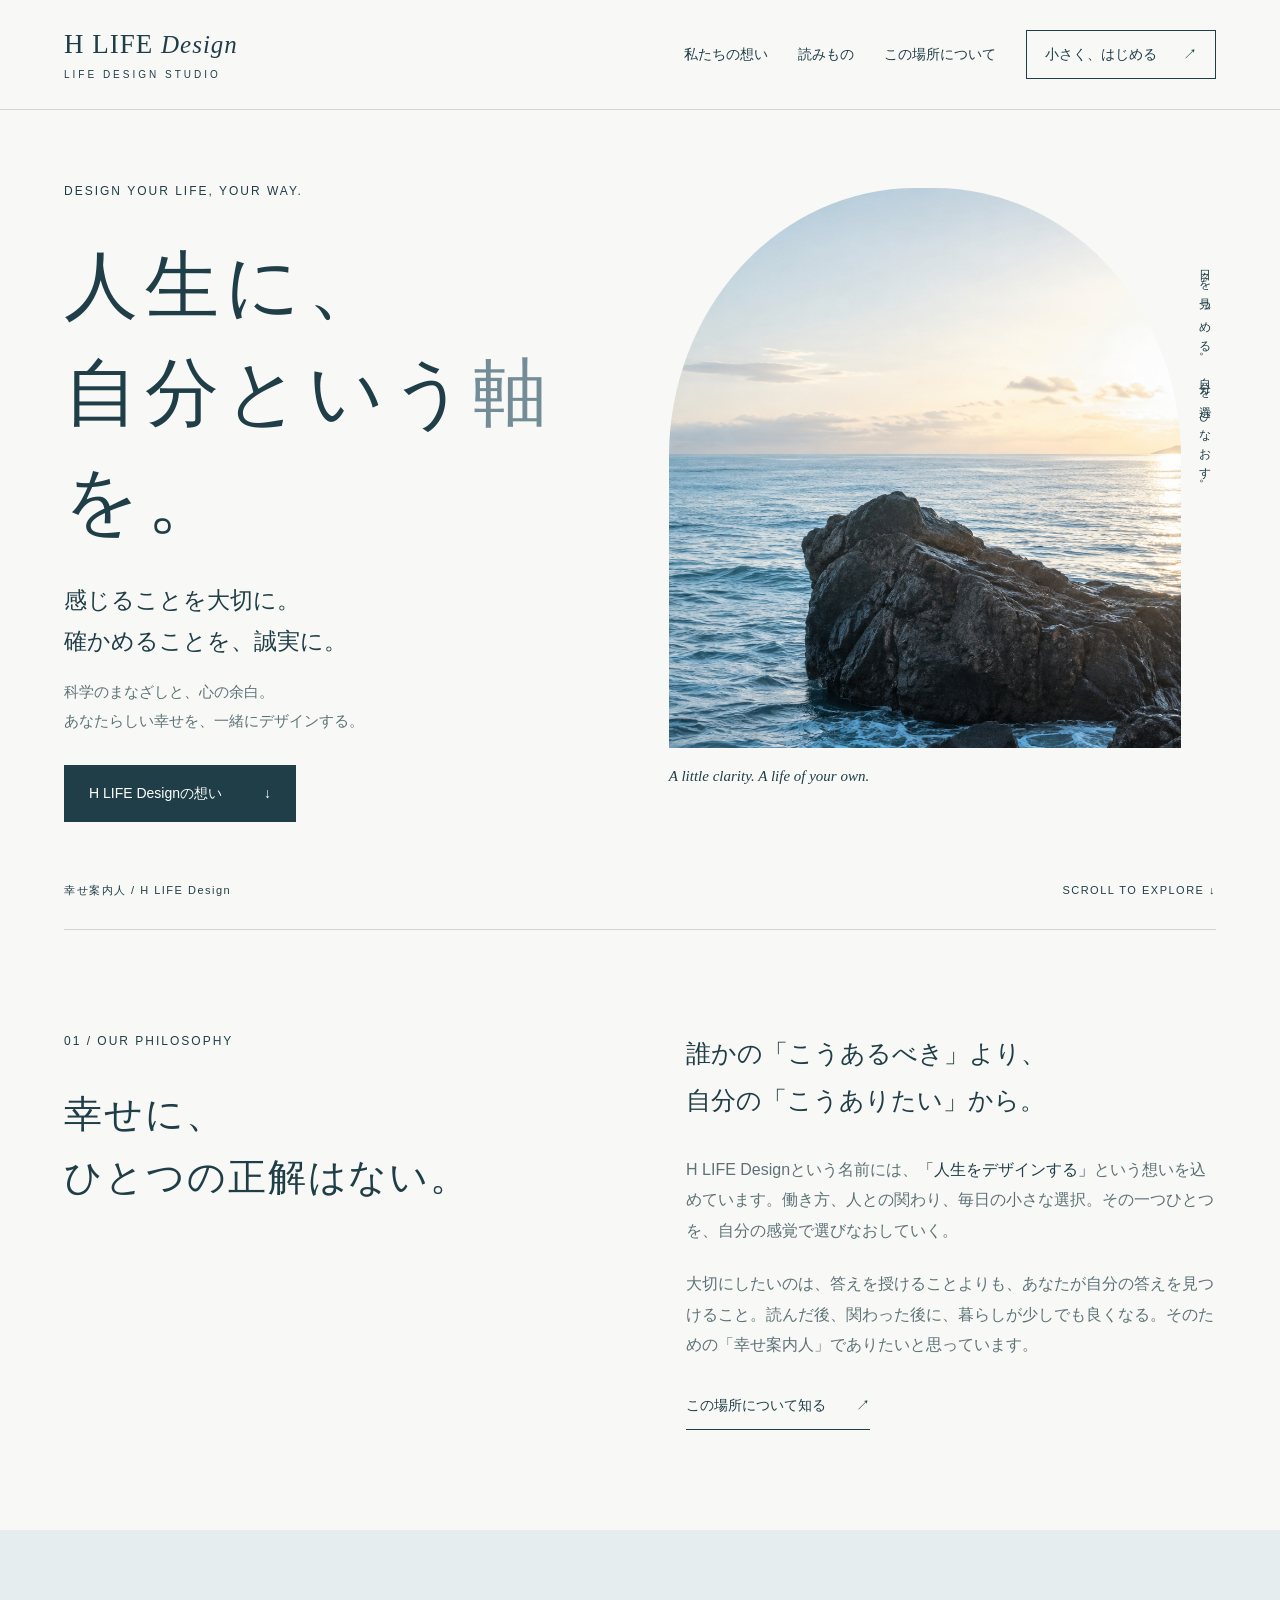
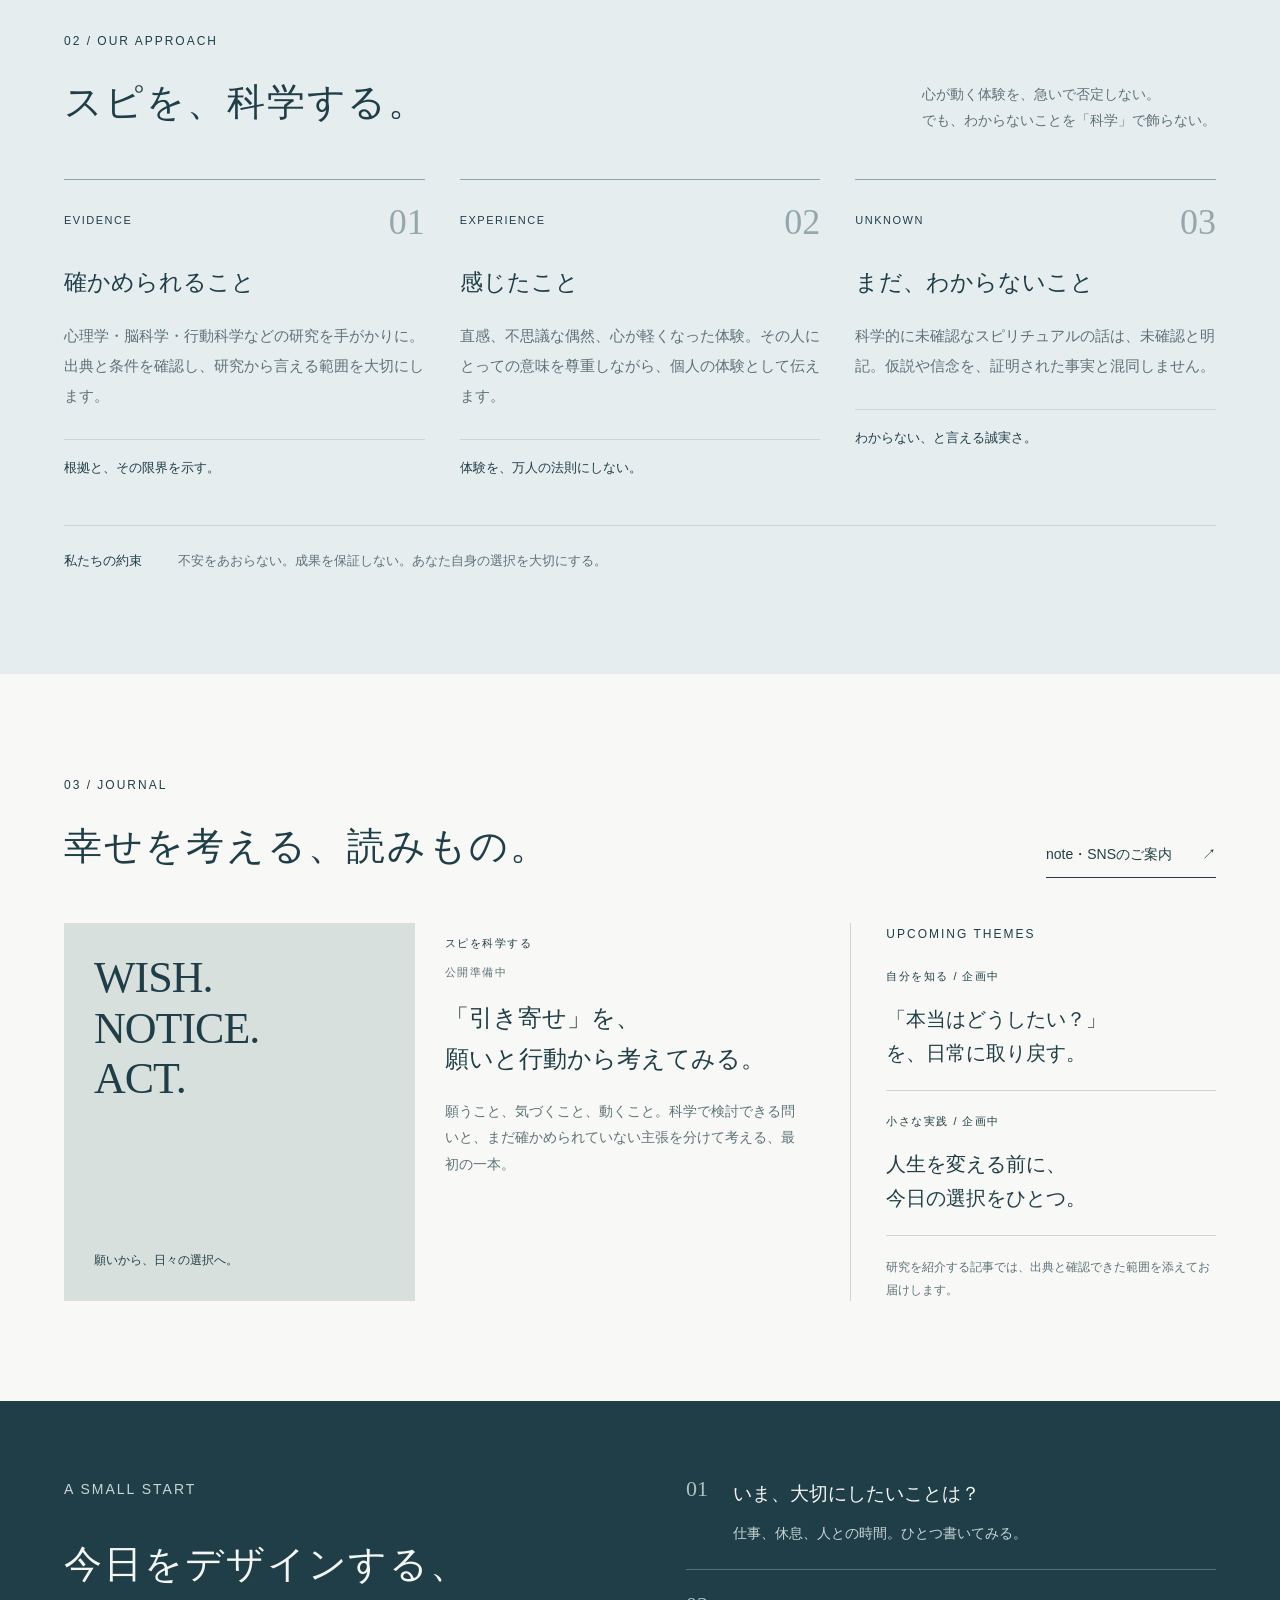
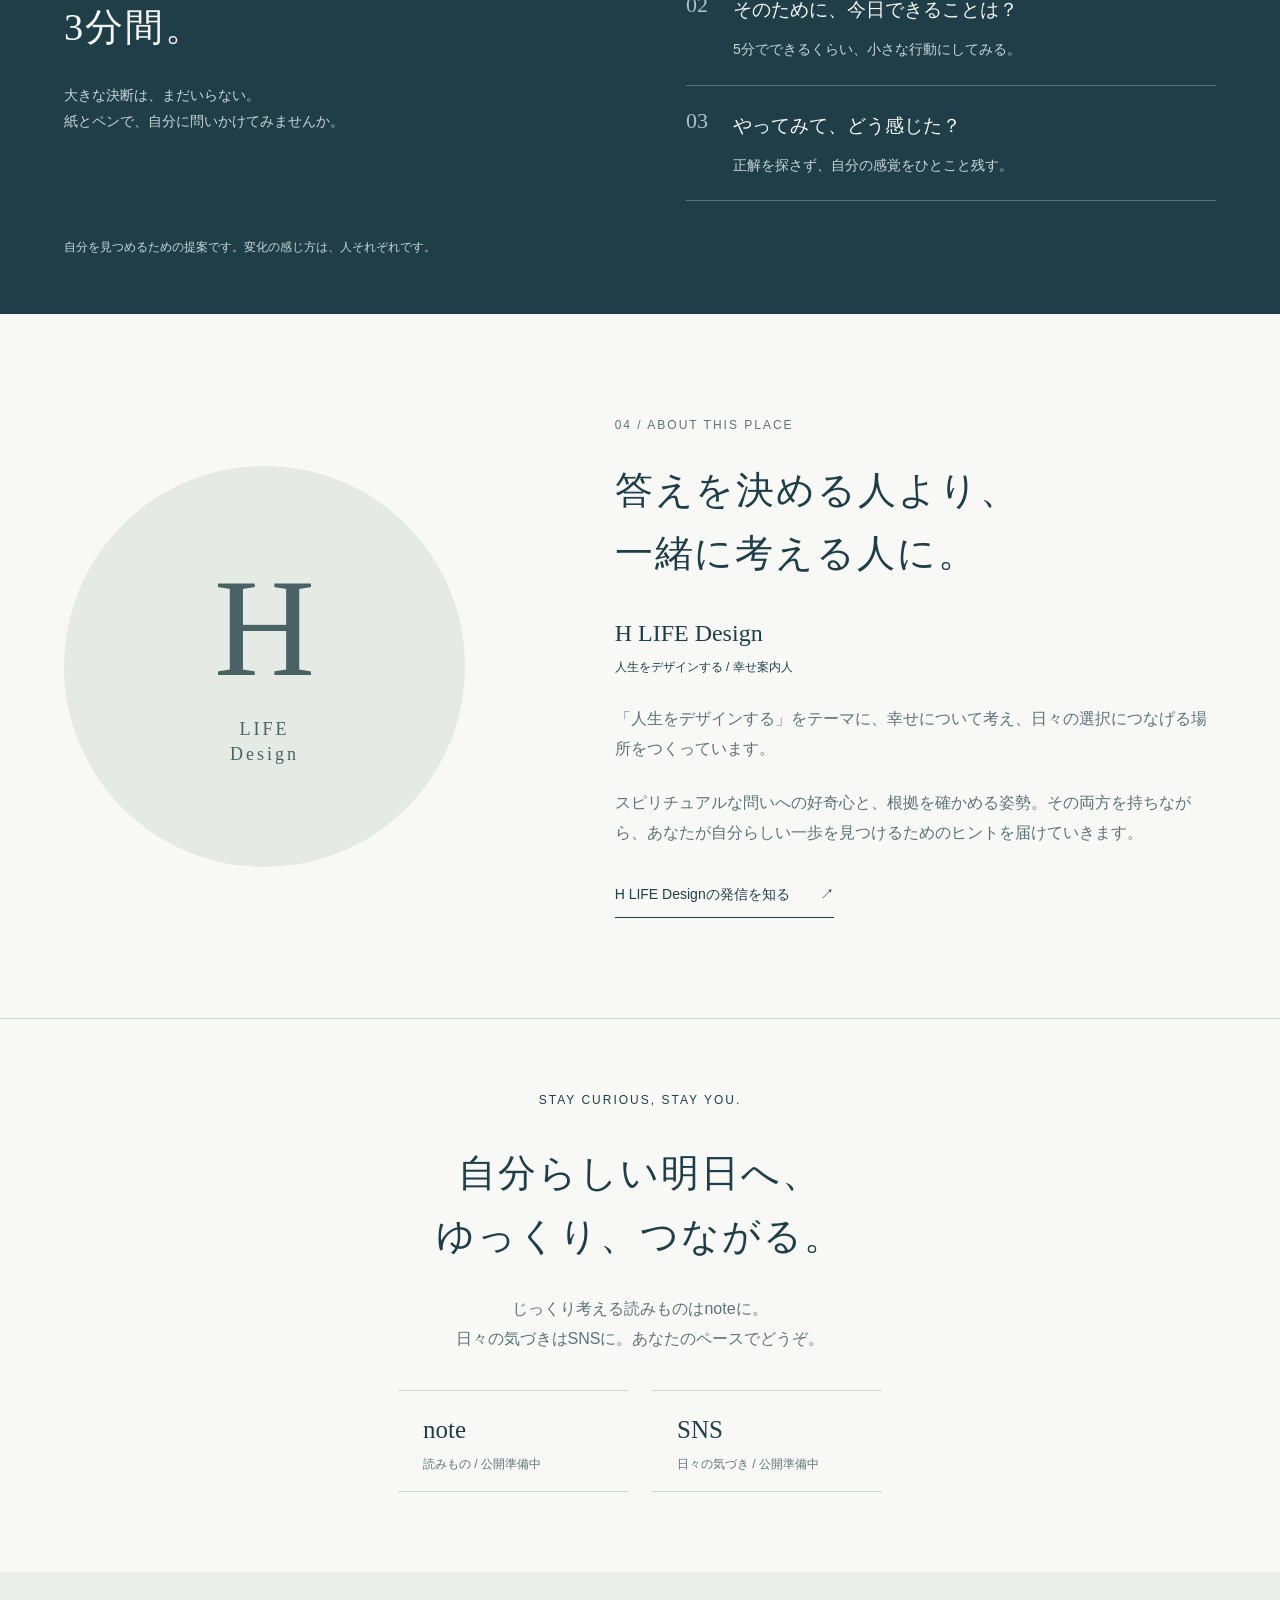
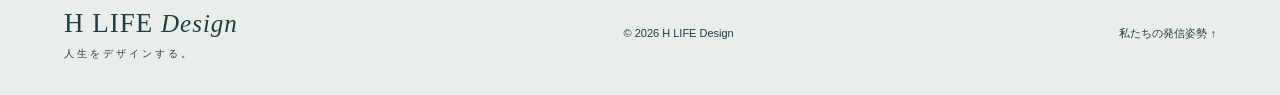
<file: life/index.html>
<!doctype html>
<html lang="ja"><head><meta charset="utf-8"><meta name="viewport" content="width=device-width,initial-scale=1"><title>H LIFE Design｜人生をデザインする。</title><meta name="description" content="感じることを大切に。確かめることを誠実に。H LIFE Design は、科学とスピリチュアルの境界を見つめ、自分らしい幸せを考えるライフデザインの場所です。"><link rel="icon" type="image/svg+xml" href="data:image/svg+xml,%3Csvg xmlns='http://www.w3.org/2000/svg' viewBox='0 0 32 32'%3E%3Crect width='32' height='32' rx='16' fill='%231d414d'/%3E%3Cpath d='M10 8v16M22 8v16M10 16h12' stroke='%23fff' stroke-width='2'/%3E%3C/svg%3E"><link rel="stylesheet" href="style.css"></head>
<body><a class="skip" href="#main">本文へ移動</a><header><a class="logo" href="#">H LIFE <i>Design</i><span>LIFE DESIGN STUDIO</span></a><nav aria-label="メインナビゲーション"><a href="#concept">私たちの想い</a><a href="#journal">読みもの</a><a href="#about">この場所について</a><a class="nav-cta" href="#practice">小さく、はじめる <span>↗</span></a></nav></header>
<main id="main"><section class="hero"><div class="hero-copy"><p class="eyebrow">DESIGN YOUR LIFE, YOUR WAY.</p><h1>人生に、<br>自分という<span class="serif-em">軸</span>を。</h1><p class="hero-sub">感じることを大切に。<br>確かめることを、誠実に。</p><p class="hero-detail">科学のまなざしと、心の余白。<br>あなたらしい幸せを、一緒にデザインする。</p><a class="button" href="#concept">H LIFE Designの想い <span>↓</span></a></div><div class="hero-visual"><div class="hero-photo" role="img" aria-label="静かな海と朝の光"></div><p class="photo-caption">A little clarity. A life of your own.</p><span class="vertical">日々を見つめる。自分を選びなおす。</span></div><div class="hero-bottom"><span>幸せ案内人 / H LIFE Design</span><span>SCROLL TO EXPLORE ↓</span></div></section>
<section id="concept" class="concept section"><div><p class="eyebrow">01 / OUR PHILOSOPHY</p><h2>幸せに、<br>ひとつの正解はない。</h2></div><div class="prose"><p class="lead">誰かの「こうあるべき」より、<br>自分の「こうありたい」から。</p><p>H LIFE Designという名前には、<strong>「人生をデザインする」</strong>という想いを込めています。働き方、人との関わり、毎日の小さな選択。その一つひとつを、自分の感覚で選びなおしていく。</p><p>大切にしたいのは、答えを授けることよりも、あなたが自分の答えを見つけること。読んだ後、関わった後に、暮らしが少しでも良くなる。そのための「幸せ案内人」でありたいと思っています。</p><a class="text-link" href="#about">この場所について知る <span>↗</span></a></div></section>
<section class="approach" id="approach"><div class="section"><div class="section-heading"><div><p class="eyebrow">02 / OUR APPROACH</p><h2>スピを、科学する。</h2></div><p>心が動く体験を、急いで否定しない。<br>でも、わからないことを「科学」で飾らない。</p></div><div class="principles"><article><span class="number">01</span><p class="tag">EVIDENCE</p><h3>確かめられること</h3><p>心理学・脳科学・行動科学などの研究を手がかりに。出典と条件を確認し、研究から言える範囲を大切にします。</p><span class="principle-note">根拠と、その限界を示す。</span></article><article><span class="number">02</span><p class="tag">EXPERIENCE</p><h3>感じたこと</h3><p>直感、不思議な偶然、心が軽くなった体験。その人にとっての意味を尊重しながら、個人の体験として伝えます。</p><span class="principle-note">体験を、万人の法則にしない。</span></article><article><span class="number">03</span><p class="tag">UNKNOWN</p><h3>まだ、わからないこと</h3><p>科学的に未確認なスピリチュアルの話は、未確認と明記。仮説や信念を、証明された事実と混同しません。</p><span class="principle-note">わからない、と言える誠実さ。</span></article></div><p class="promise">私たちの約束 <span>不安をあおらない。成果を保証しない。あなた自身の選択を大切にする。</span></p></div></section>
<section id="journal" class="section journal"><div class="section-heading"><div><p class="eyebrow">03 / JOURNAL</p><h2>幸せを考える、読みもの。</h2></div><a class="text-link" href="#connect">note・SNSのご案内 <span>↗</span></a></div><div class="journal-grid"><article class="featured"><div class="journal-art"><span>WISH.<br>NOTICE.<br>ACT.</span><small>願いから、日々の選択へ。</small></div><div class="article-copy"><p class="tag">スピを科学する <span class="status">公開準備中</span></p><h3>「引き寄せ」を、<br>願いと行動から考えてみる。</h3><p>願うこと、気づくこと、動くこと。科学で検討できる問いと、まだ確かめられていない主張を分けて考える、最初の一本。</p></div></article><div class="journal-aside"><p class="eyebrow">UPCOMING THEMES</p><article><p class="tag">自分を知る / 企画中</p><h3>「本当はどうしたい？」<br>を、日常に取り戻す。</h3></article><article><p class="tag">小さな実践 / 企画中</p><h3>人生を変える前に、<br>今日の選択をひとつ。</h3></article><p class="aside-note">研究を紹介する記事では、出典と確認できた範囲を添えてお届けします。</p></div></div></section>
<section id="practice" class="practice"><div class="section practice-inner"><div><p class="eyebrow">A SMALL START</p><h2>今日をデザインする、<br>3分間。</h2><p>大きな決断は、まだいらない。<br>紙とペンで、自分に問いかけてみませんか。</p></div><ol><li><span>01</span><div><h3>いま、大切にしたいことは？</h3><p>仕事、休息、人との時間。ひとつ書いてみる。</p></div></li><li><span>02</span><div><h3>そのために、今日できることは？</h3><p>5分でできるくらい、小さな行動にしてみる。</p></div></li><li><span>03</span><div><h3>やってみて、どう感じた？</h3><p>正解を探さず、自分の感覚をひとこと残す。</p></div></li></ol><p class="practice-note">自分を見つめるための提案です。変化の感じ方は、人それぞれです。</p></div></section>
<section id="about" class="section about"><div class="about-mark" aria-hidden="true">H<span>LIFE<br>Design</span></div><div class="prose"><p class="eyebrow">04 / ABOUT THIS PLACE</p><h2>答えを決める人より、<br>一緒に考える人に。</h2><p class="name">H LIFE Design <span>人生をデザインする / 幸せ案内人</span></p><p>「人生をデザインする」をテーマに、幸せについて考え、日々の選択につなげる場所をつくっています。</p><p>スピリチュアルな問いへの好奇心と、根拠を確かめる姿勢。その両方を持ちながら、あなたが自分らしい一歩を見つけるためのヒントを届けていきます。</p><a class="text-link" href="#connect">H LIFE Designの発信を知る <span>↗</span></a></div></section>
<section id="connect" class="connect section"><p class="eyebrow">STAY CURIOUS, STAY YOU.</p><h2>自分らしい明日へ、<br>ゆっくり、つながる。</h2><p>じっくり考える読みものはnoteに。<br>日々の気づきはSNSに。あなたのペースでどうぞ。</p><div class="social-links"><div><span>note</span><small>読みもの / 公開準備中</small></div><div><span>SNS</span><small>日々の気づき / 公開準備中</small></div></div></section></main><footer><a class="logo" href="#">H LIFE <i>Design</i><span>人生をデザインする。</span></a><p>© 2026 H LIFE Design</p><a href="#approach">私たちの発信姿勢 ↑</a></footer></body></html>
</file>
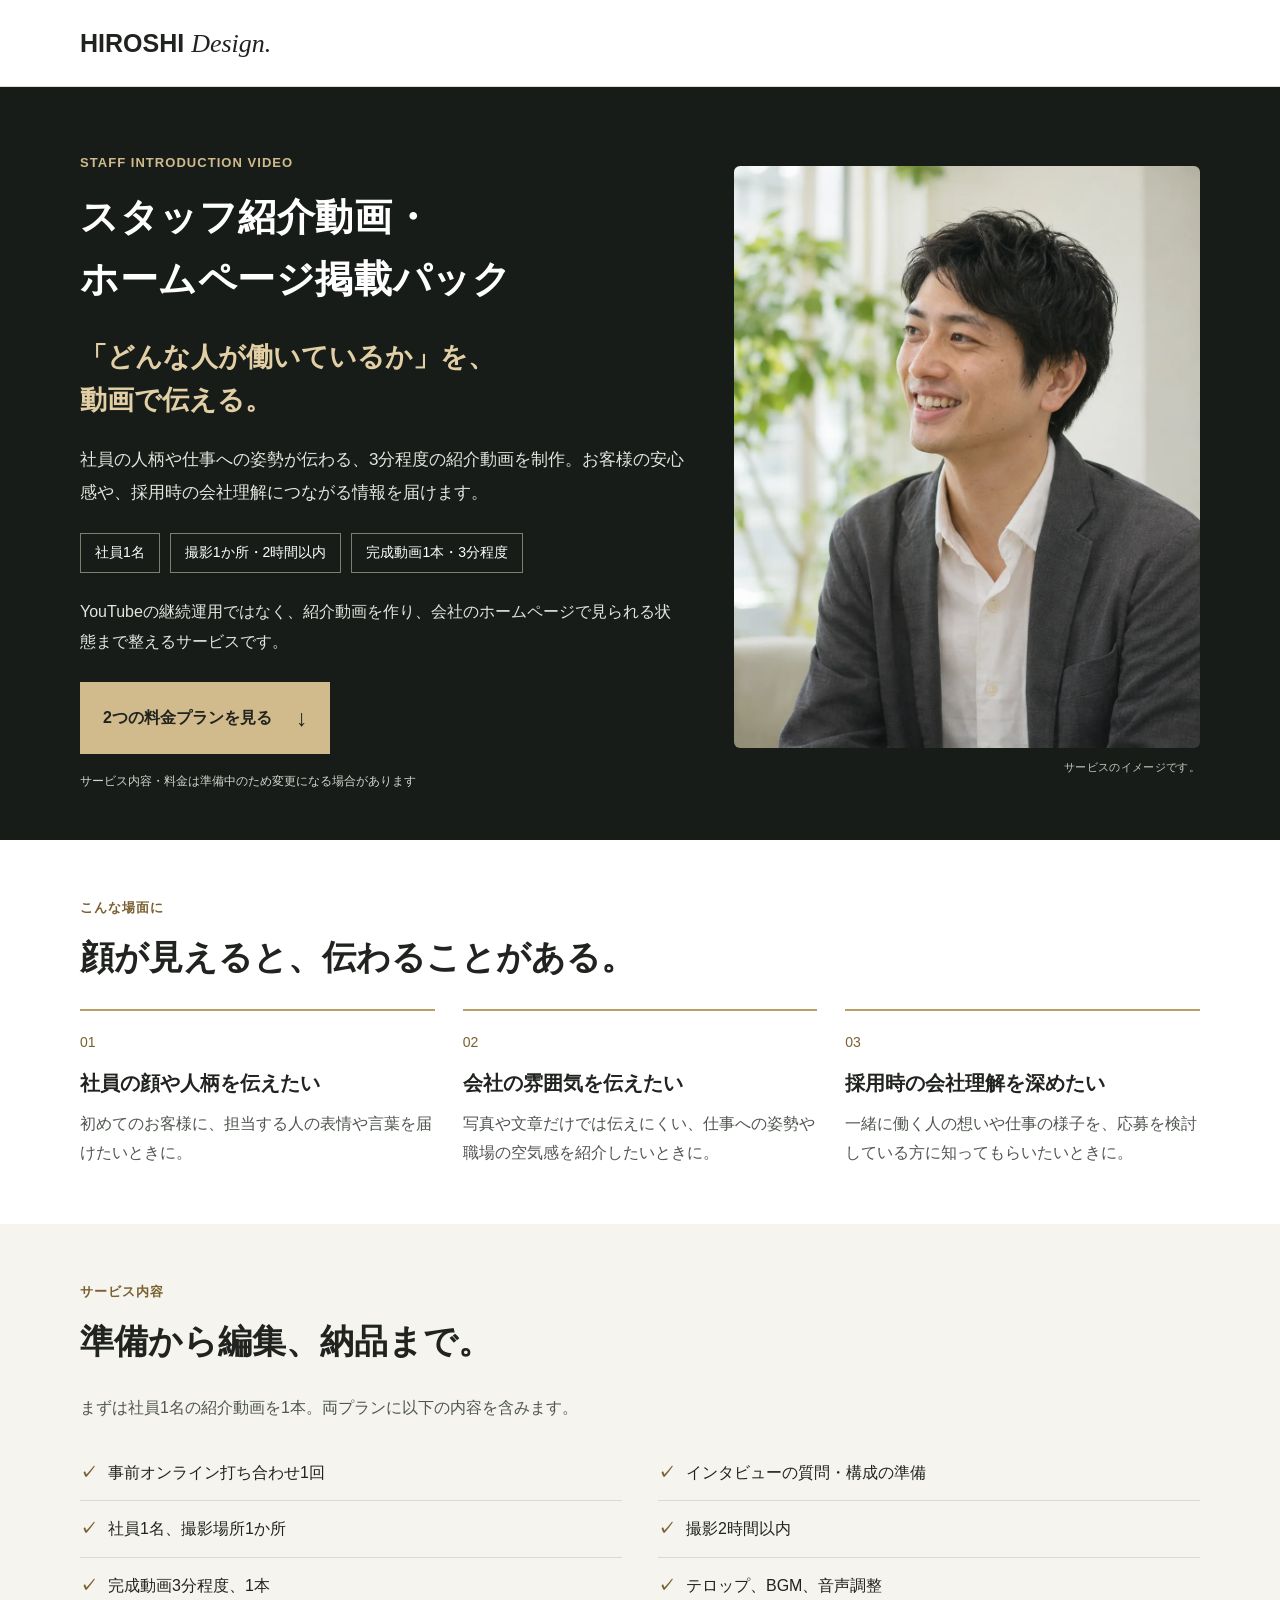
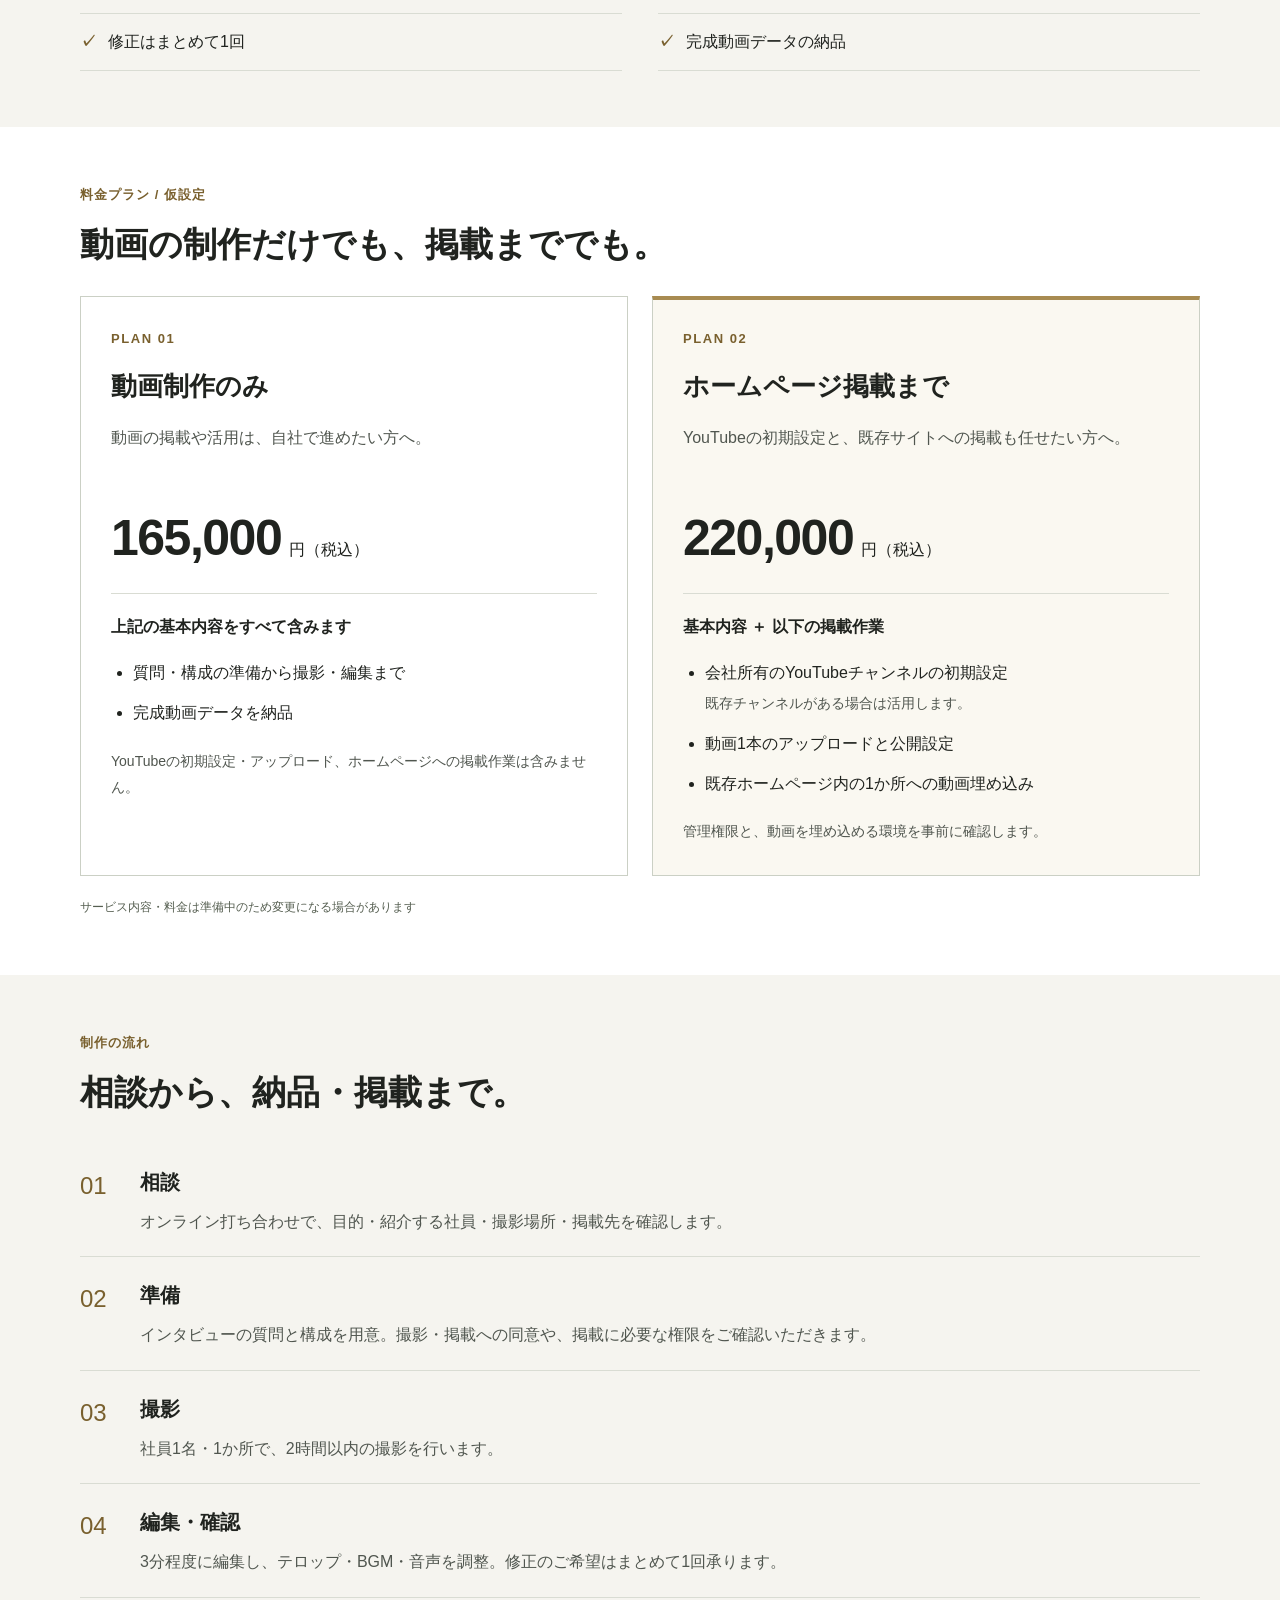
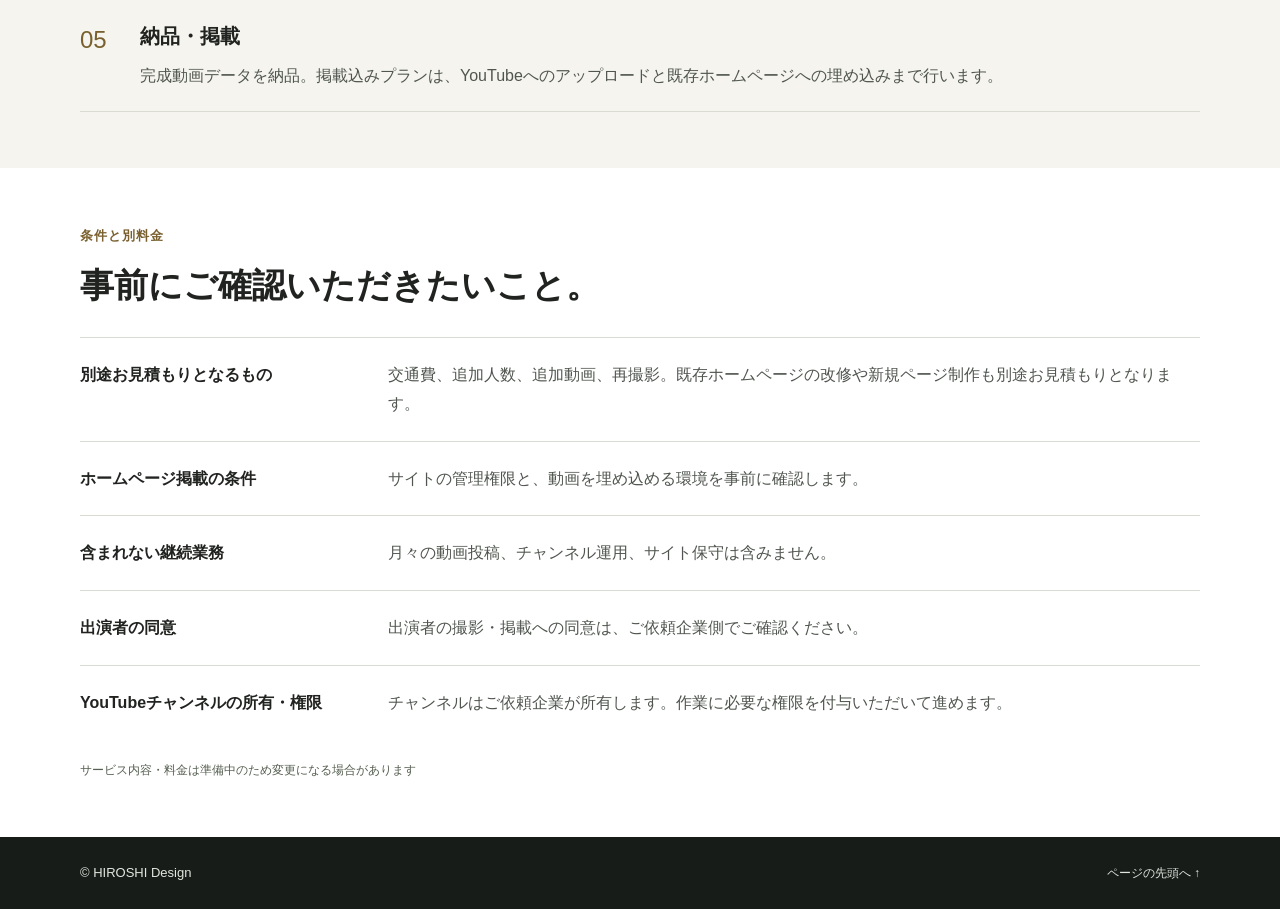
<file: price/index.html>
<!doctype html>
<html lang="ja">
<head>
<meta charset="utf-8">
<meta name="viewport" content="width=device-width, initial-scale=1">
<!-- 確認用ページ：サイト内導線・サイトマップには追加しない。 -->
<meta name="robots" content="noindex, nofollow">
<meta name="googlebot" content="noindex, nofollow">
<title>スタッフ紹介動画・ホームページ掲載パック｜HIROSHI Design</title>
<meta name="description" content="社員の人柄や仕事への姿勢を伝える3分程度の紹介動画を制作。会社のホームページへの掲載まで対応するサービスです。">
<meta name="theme-color" content="#171c19">
<link rel="icon" href="../assets/favicon.svg" type="image/svg+xml">
<link rel="stylesheet" href="../style.css?v=20">
<link rel="stylesheet" href="preview.css?v=2">
</head>
<body class="pack-preview">
<a class="skip-link" href="#main">本文へ移動</a>
<header class="pack-header"><a href="../" class="pack-brand" aria-label="HIROSHI Design トップへ">HIROSHI <span>Design.</span></a></header>
<main id="main">
<section class="pack-hero" aria-labelledby="pack-title">
<div class="pack-container pack-hero-layout"><div class="pack-hero-copy">
<p class="pack-eyebrow">STAFF INTRODUCTION VIDEO</p>
<h1 id="pack-title">スタッフ紹介動画・<br>ホームページ掲載パック</h1>
<p class="pack-lead">「どんな人が働いているか」を、<br>動画で伝える。</p>
<p class="pack-summary">社員の人柄や仕事への姿勢が伝わる、3分程度の紹介動画を制作。<br class="desktop-break">お客様の安心感や、採用時の会社理解につながる情報を届けます。</p>
<div class="pack-specs"><span>社員1名</span><span>撮影1か所・2時間以内</span><span>完成動画1本・3分程度</span></div>
<p class="pack-hero-note">YouTubeの継続運用ではなく、紹介動画を作り、会社のホームページで見られる状態まで整えるサービスです。</p>
<a href="#plans" class="button gold">2つの料金プランを見る <span aria-hidden="true">↓</span></a>
<p class="draft-note">サービス内容・料金は準備中のため変更になる場合があります</p>
</div><figure class="pack-portrait"><img src="../assets/services/staff-introduction-portrait.webp" width="1000" height="1250" alt="明るいオフィスで自然にほほ笑む社員をイメージした人物の横顔" fetchpriority="high" decoding="async"><figcaption>サービスのイメージです。</figcaption></figure></div>
</section>
<section class="pack-section pack-container" aria-labelledby="uses-title">
<p class="pack-eyebrow">こんな場面に</p><h2 id="uses-title">顔が見えると、伝わることがある。</h2>
<div class="use-grid">
<article><span class="item-number">01</span><h3>社員の顔や人柄を伝えたい</h3><p>初めてのお客様に、担当する人の表情や言葉を届けたいときに。</p></article>
<article><span class="item-number">02</span><h3>会社の雰囲気を伝えたい</h3><p>写真や文章だけでは伝えにくい、仕事への姿勢や職場の空気感を紹介したいときに。</p></article>
<article><span class="item-number">03</span><h3>採用時の会社理解を深めたい</h3><p>一緒に働く人の想いや仕事の様子を、応募を検討している方に知ってもらいたいときに。</p></article>
</div>
</section>
<section class="pack-band"><div class="pack-section pack-container" aria-labelledby="content-title">
<p class="pack-eyebrow">サービス内容</p><h2 id="content-title">準備から編集、納品まで。</h2>
<p class="section-intro">まずは社員1名の紹介動画を1本。両プランに以下の内容を含みます。</p>
<ul class="included-list">
<li>事前オンライン打ち合わせ1回</li><li>インタビューの質問・構成の準備</li>
<li>社員1名、撮影場所1か所</li><li>撮影2時間以内</li>
<li>完成動画3分程度、1本</li><li>テロップ、BGM、音声調整</li>
<li>修正はまとめて1回</li><li>完成動画データの納品</li>
</ul>
</div></section>
<section class="pack-section pack-container" id="plans" aria-labelledby="plans-title">
<p class="pack-eyebrow">料金プラン / 仮設定</p><h2 id="plans-title">動画の制作だけでも、掲載まででも。</h2>
<div class="plan-grid">
<article class="plan"><p class="plan-kicker">PLAN 01</p><h3>動画制作のみ</h3><p class="plan-description">動画の掲載や活用は、自社で進めたい方へ。</p>
<p class="plan-price">165,000<span>円（税込）</span></p>
<p class="plan-includes">上記の基本内容をすべて含みます</p>
<ul><li>質問・構成の準備から撮影・編集まで</li><li>完成動画データを納品</li></ul>
<p class="plan-note">YouTubeの初期設定・アップロード、ホームページへの掲載作業は含みません。</p>
</article>
<article class="plan plan-featured"><p class="plan-kicker">PLAN 02</p><h3>ホームページ掲載まで</h3><p class="plan-description">YouTubeの初期設定と、既存サイトへの掲載も任せたい方へ。</p>
<p class="plan-price">220,000<span>円（税込）</span></p>
<p class="plan-includes">基本内容 ＋ 以下の掲載作業</p>
<ul><li>会社所有のYouTubeチャンネルの初期設定<br><small>既存チャンネルがある場合は活用します。</small></li><li>動画1本のアップロードと公開設定</li><li>既存ホームページ内の1か所への動画埋め込み</li></ul>
<p class="plan-note">管理権限と、動画を埋め込める環境を事前に確認します。</p>
</article>
</div>
<p class="pricing-note">サービス内容・料金は準備中のため変更になる場合があります</p>
</section>
<section class="pack-band"><div class="pack-section pack-container" aria-labelledby="flow-title">
<p class="pack-eyebrow">制作の流れ</p><h2 id="flow-title">相談から、納品・掲載まで。</h2>
<ol class="pack-flow">
<li><span>01</span><div><h3>相談</h3><p>オンライン打ち合わせで、目的・紹介する社員・撮影場所・掲載先を確認します。</p></div></li>
<li><span>02</span><div><h3>準備</h3><p>インタビューの質問と構成を用意。撮影・掲載への同意や、掲載に必要な権限をご確認いただきます。</p></div></li>
<li><span>03</span><div><h3>撮影</h3><p>社員1名・1か所で、2時間以内の撮影を行います。</p></div></li>
<li><span>04</span><div><h3>編集・確認</h3><p>3分程度に編集し、テロップ・BGM・音声を調整。修正のご希望はまとめて1回承ります。</p></div></li>
<li><span>05</span><div><h3>納品・掲載</h3><p>完成動画データを納品。掲載込みプランは、YouTubeへのアップロードと既存ホームページへの埋め込みまで行います。</p></div></li>
</ol>
</div></section>
<section class="pack-section pack-container" aria-labelledby="terms-title">
<p class="pack-eyebrow">条件と別料金</p><h2 id="terms-title">事前にご確認いただきたいこと。</h2>
<dl class="pack-terms">
<div><dt>別途お見積もりとなるもの</dt><dd>交通費、追加人数、追加動画、再撮影。既存ホームページの改修や新規ページ制作も別途お見積もりとなります。</dd></div>
<div><dt>ホームページ掲載の条件</dt><dd>サイトの管理権限と、動画を埋め込める環境を事前に確認します。</dd></div>
<div><dt>含まれない継続業務</dt><dd>月々の動画投稿、チャンネル運用、サイト保守は含みません。</dd></div>
<div><dt>出演者の同意</dt><dd>出演者の撮影・掲載への同意は、ご依頼企業側でご確認ください。</dd></div>
<div><dt>YouTubeチャンネルの所有・権限</dt><dd>チャンネルはご依頼企業が所有します。作業に必要な権限を付与いただいて進めます。</dd></div>
</dl>
<p class="pricing-note">サービス内容・料金は準備中のため変更になる場合があります</p>
</section>
</main>
<footer class="pack-footer"><p>© HIROSHI Design</p><a href="#main">ページの先頭へ ↑</a></footer>
</body></html>
</file>
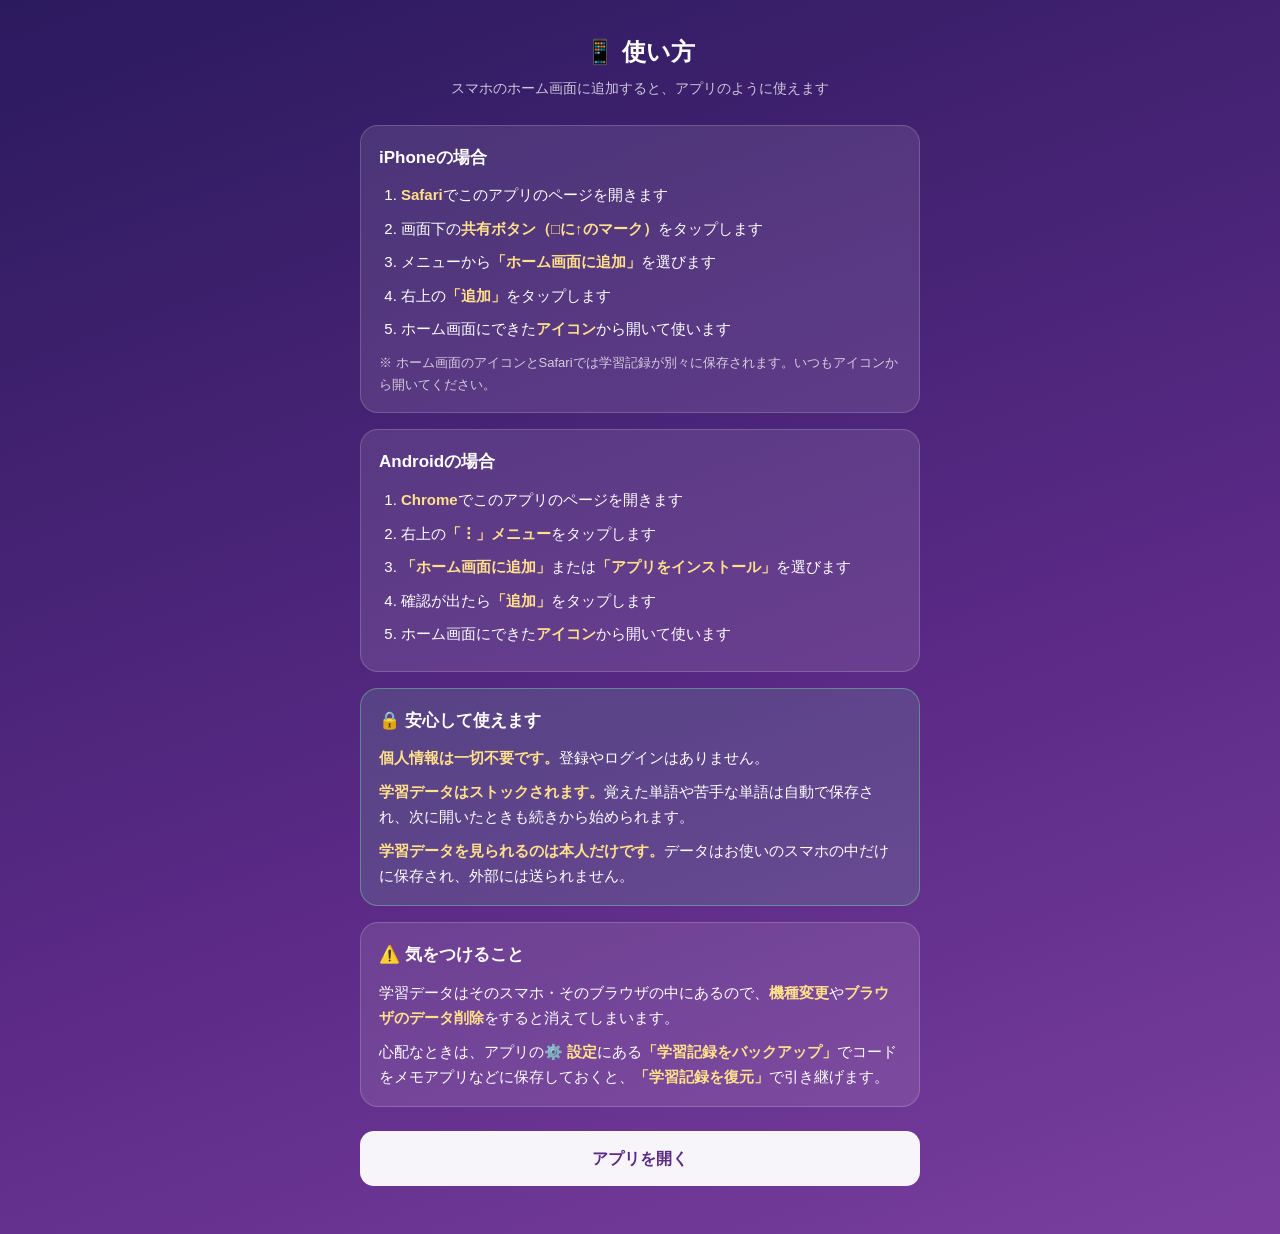
<file: korean/howto.html>
<!doctype html>
<html lang="ja">
<head>
<meta charset="utf-8">
<meta name="viewport" content="width=device-width,initial-scale=1,viewport-fit=cover">
<title>使い方 | 韓国語カード</title>
<link rel="icon" href="favicon.png">
<style>
*{box-sizing:border-box;margin:0;padding:0}
body{font-family:-apple-system,BlinkMacSystemFont,"Hiragino Sans","Noto Sans JP",sans-serif;background:linear-gradient(160deg,#2b1a5e,#5b2a86 60%,#7a3f9e);color:#fff;min-height:100vh;line-height:1.7;padding:24px 16px 48px}
.wrap{max-width:560px;margin:0 auto}
h1{font-size:24px;text-align:center;margin:8px 0 4px}
.lead{text-align:center;color:rgba(255,255,255,0.75);font-size:14px;margin-bottom:24px}
.card{background:rgba(255,255,255,0.1);border:1px solid rgba(255,255,255,0.18);border-radius:18px;padding:18px 18px 16px;margin-bottom:16px}
h2{font-size:17px;margin-bottom:10px}
ol{padding-left:22px}
li{margin-bottom:8px;font-size:15px}
p{font-size:15px}
p+p{margin-top:8px}
b{color:#ffe08a}
.note{font-size:13px;color:rgba(255,255,255,0.75);margin-top:10px}
.safe{background:rgba(120,230,170,0.14);border-color:rgba(120,230,170,0.4)}
.btn{display:block;text-align:center;background:rgba(255,255,255,0.95);color:#5b2a86;font-weight:800;text-decoration:none;padding:14px;border-radius:14px;margin-top:24px;font-size:16px}
</style>
</head>
<body>
<div class="wrap">
  <h1>📱 使い方</h1>
  <p class="lead">スマホのホーム画面に追加すると、アプリのように使えます</p>

  <div class="card">
    <h2>iPhoneの場合</h2>
    <ol>
      <li><b>Safari</b>でこのアプリのページを開きます</li>
      <li>画面下の<b>共有ボタン（□に↑のマーク）</b>をタップします</li>
      <li>メニューから<b>「ホーム画面に追加」</b>を選びます</li>
      <li>右上の<b>「追加」</b>をタップします</li>
      <li>ホーム画面にできた<b>アイコン</b>から開いて使います</li>
    </ol>
    <p class="note">※ ホーム画面のアイコンとSafariでは学習記録が別々に保存されます。いつもアイコンから開いてください。</p>
  </div>

  <div class="card">
    <h2>Androidの場合</h2>
    <ol>
      <li><b>Chrome</b>でこのアプリのページを開きます</li>
      <li>右上の<b>「︙」メニュー</b>をタップします</li>
      <li><b>「ホーム画面に追加」</b>または<b>「アプリをインストール」</b>を選びます</li>
      <li>確認が出たら<b>「追加」</b>をタップします</li>
      <li>ホーム画面にできた<b>アイコン</b>から開いて使います</li>
    </ol>
  </div>

  <div class="card safe">
    <h2>🔒 安心して使えます</h2>
    <p><b>個人情報は一切不要です。</b>登録やログインはありません。</p>
    <p><b>学習データはストックされます。</b>覚えた単語や苦手な単語は自動で保存され、次に開いたときも続きから始められます。</p>
    <p><b>学習データを見られるのは本人だけです。</b>データはお使いのスマホの中だけに保存され、外部には送られません。</p>
  </div>

  <div class="card">
    <h2>⚠️ 気をつけること</h2>
    <p>学習データはそのスマホ・そのブラウザの中にあるので、<b>機種変更</b>や<b>ブラウザのデータ削除</b>をすると消えてしまいます。</p>
    <p>心配なときは、アプリの<b>⚙️ 設定</b>にある<b>「学習記録をバックアップ」</b>でコードをメモアプリなどに保存しておくと、<b>「学習記録を復元」</b>で引き継げます。</p>
  </div>

  <a class="btn" href="./">アプリを開く</a>
</div>
</body>
</html>
</file>
<file: style.css>
/* HIROSHI Design：読みやすさを優先した白・黒・ゴールドの基本設計 */
:root{--gold:#d1bb8c;--ink:#20231f;--muted:#50564f;--paper:#f5f4ef;--line:#d9dcd3;--gutter:clamp(20px,5vw,80px)}
*{box-sizing:border-box}html{scroll-behavior:smooth;scroll-padding-top:24px}body{margin:0;background:#fff;color:var(--ink);font:16px/1.85 "Helvetica Neue",Arial,"Hiragino Kaku Gothic ProN","Yu Gothic",Meiryo,sans-serif;-webkit-font-smoothing:antialiased}
h1,h2,h3,p{margin:0}a{color:inherit;text-decoration:none}img{display:block;max-width:100%;height:auto}button,input,textarea{font:inherit}button,a{touch-action:manipulation}a:focus-visible,button:focus-visible,input:focus-visible,textarea:focus-visible{outline:3px solid #987326;outline-offset:5px}
.skip-link{position:fixed;left:16px;top:16px;transform:translateY(-200%);z-index:100;background:var(--gold);padding:12px 20px}.skip-link:focus{transform:none}
.header{display:flex;justify-content:space-between;align-items:center;gap:24px;padding:20px var(--gutter);background:#fff;border-bottom:1px solid var(--line)}.wordmark{font-size:27px;font-weight:700;letter-spacing:-1px}.wordmark-design{font:normal 28px Georgia,serif;margin-left:5px}.brand-dot{color:#876a32}.header nav{display:flex;gap:24px;align-items:center;font-size:14px;font-weight:600}.header nav a{padding:10px 0}.header nav .nav-contact{background:var(--ink);color:#fff;padding:10px 18px}
.hero{background:#171c19;color:#fff;padding:44px var(--gutter) 28px}.hero-layout{display:grid;grid-template-columns:1.15fr 1fr;gap:48px;align-items:center}.eyebrow{font-size:13px;font-weight:700;letter-spacing:.08em;color:#79602e}.hero .eyebrow{color:#e0ceaa;font-size:16px}.response-tag{font-size:clamp(32px,3.4vw,50px);font-weight:700;color:#e2cfa5;line-height:1.3;margin:18px 0}.response-tag span{font-size:.7em;font-weight:400}.hero h1{font-size:clamp(30px,3.2vw,46px);line-height:1.5;letter-spacing:.01em}.hero-description{margin-top:18px;color:#e0e4de;font-size:17px}.hero-proof{margin:22px 0;display:flex;gap:20px;align-items:center;flex-wrap:wrap}.hero-proof strong{font-size:36px;line-height:1.2}.hero-proof strong span{font-size:17px;margin-left:8px}
.actions{display:flex;gap:14px;flex-wrap:wrap}.button{display:inline-flex;align-items:center;justify-content:space-between;gap:24px;min-height:54px;padding:14px 22px;font-size:16px;font-weight:700;border:1px solid transparent;cursor:pointer}.gold{background:var(--gold);color:#20231f}.gold:hover{background:#e5d3b0}.outline{border-color:#87948b;color:#fff}.outline:hover{background:#303932}.button span{font-size:23px}.hero-note{font-size:13px;color:#d7ddd5;margin-top:14px}
.hero-art{position:relative;min-height:410px;align-self:stretch;overflow:hidden}.hero-art>img{position:absolute;width:100%;height:100%;object-fit:cover}.art-caption{position:absolute;inset:0;display:flex;flex-direction:column;justify-content:flex-end;padding:28px;background:linear-gradient(0deg,#000d,transparent 80%)}.art-caption>span{font:italic 21px Georgia,serif;color:#e5d2a8}.art-caption p{font-size:28px;font-weight:600;margin:12px 0}.art-caption small{font-size:10px;color:#cbc9c0}
.ai-banner{display:flex;align-items:center;gap:24px;background:#f3eee2;color:#242923;margin-top:28px;padding:18px 26px;border-left:4px solid var(--gold)}.ai-banner img{width:100px;height:90px;object-fit:cover;background:#20251f;flex-shrink:0}.ai-banner strong{display:block;font-size:23px}.ai-label{font-size:13px;font-weight:700;color:#715526}.ai-banner p{font-size:15px;color:#454c43}.ai-banner-arrow{font-size:32px;margin-left:auto}.ai-banner:hover{background:#fff9eb}
.section{padding:64px var(--gutter)}.section h2{font-size:clamp(27px,3vw,38px);line-height:1.5;margin-top:10px;font-weight:700}.section-heading{display:flex;align-items:flex-end;justify-content:space-between;gap:32px;margin-bottom:30px}.section-heading>p{color:var(--muted);max-width:460px}.strength-grid{display:grid;grid-template-columns:repeat(3,1fr);gap:28px}.strength-grid article{border-top:2px solid #b99e65;padding-top:18px}.strength-number{float:right;color:#6a7166}.small-label{font-size:12px;color:#696a57;letter-spacing:.08em}.strength-grid h3{font-size:22px;line-height:1.5;margin:14px 0 12px}.strength-grid p{color:var(--muted)}
.works-section{background:#edf0e9;display:grid;grid-template-columns:1fr 2fr;gap:36px;align-items:center;padding-top:38px;padding-bottom:38px}.works-kicker{display:none}.works-section h2{margin-top:0}.works-bottom>p{color:var(--muted)}.works-bottom .confidential-note{font-size:14px;margin-top:10px}.works-link{display:flex;align-items:center;justify-content:space-between;gap:20px;margin-top:20px;border-top:1px solid #b7beb1;padding-top:18px;font-weight:700}.works-link small{display:block;font-size:13px;font-weight:400;color:var(--muted)}.circle-arrow{font-size:27px}
.services{background:#fff}.service-grid{display:grid;grid-template-columns:repeat(3,1fr);gap:0 30px}.service-grid>div{display:flex;align-items:center;gap:14px;border-bottom:1px solid var(--line);padding:18px 0}.service-grid h3{font-size:18px;font-weight:600}.service-grid span{font-size:13px;color:#68705f}.service-grid span:last-child{margin-left:auto}.service-details{display:grid;grid-template-columns:1fr 1fr;gap:32px;margin-top:28px}.service-details h3{font-size:19px}.service-details p{margin-top:8px;color:var(--muted)}.estimate-note{margin-top:24px;padding:20px;background:var(--paper);display:flex;gap:12px 22px;flex-wrap:wrap}.estimate-note>p{font-weight:700}.estimate-note>span{color:var(--muted)}.estimate-note>a{font-weight:700;text-decoration:underline;text-underline-offset:5px}
.ai-support{background:#f3f2ec;border-top:1px solid var(--line);border-bottom:1px solid var(--line)}.ai-intro{display:grid;grid-template-columns:1fr 210px;gap:36px;align-items:center}.ai-intro-text{margin-top:18px;max-width:750px;color:var(--muted)}.ai-visual{background:#20251f;padding:12px}.ai-visual>span{display:none}.ai-service-grid{display:grid;grid-template-columns:repeat(3,1fr);gap:20px;margin-top:28px}.ai-service-grid article{background:#fff;padding:26px;border:1px solid #dddfd4;border-top:3px solid #a88b51}.ai-step{font-size:13px;color:#79602e;font-weight:700}.ai-service-grid h3{font-size:24px;line-height:1.55;margin:12px 0}.ai-service-grid .ai-subtitle{font-size:14px;color:#745a28;font-weight:600;margin-bottom:14px}.ai-service-grid p{color:var(--muted)}.ai-service-grid ul{padding-left:20px;color:#3f483d;font-size:15px;margin-bottom:0}.ai-experience{display:grid;grid-template-columns:1fr 1.2fr;gap:36px;padding:26px 0}.ai-experience>p:first-child{font-size:21px}.ai-experience>p:last-child{color:var(--muted)}.ai-consult{background:#222b23;color:#fff;padding:26px 30px;display:flex;align-items:center;justify-content:space-between;gap:28px}.ai-consult .ai-label{color:#e3cfa3}.ai-consult h3{font-size:23px;line-height:1.5;margin:8px 0}.ai-consult p{font-size:14px;color:#e0e4dd}
#process{display:grid;grid-template-columns:1fr 1.4fr;gap:40px}#process .section-heading{display:block}#process .section-heading>p{margin-top:18px}.process-grid{list-style:none;margin:0;padding:0}.process-grid li{display:grid;grid-template-columns:40px 1fr;gap:4px 16px;padding:17px 0;border-bottom:1px solid var(--line)}.process-grid li:first-child{padding-top:0}.process-grid li>span{grid-row:span 2;font-size:24px;color:#856a34}.process-grid h3{font-size:19px}.process-grid p{color:var(--muted)}
.about{background:#f5f5f0;display:grid;grid-template-columns:.85fr 1.2fr;gap:60px}.bio>p{margin-bottom:20px;color:var(--muted)}.bio .profile-name{font-size:28px;font-weight:600;color:var(--ink);line-height:1.5}.profile-name small{display:block;font-size:14px;font-weight:400;margin-top:8px}.tool-label{font-size:12px}.tools{display:flex;flex-wrap:wrap;list-style:none;margin:0;padding:0;gap:8px}.tools li{font-size:14px;background:#fff;border:1px solid var(--line);padding:5px 10px}.profile-link{display:inline-block;text-decoration:underline;text-underline-offset:5px;margin-top:20px}.profile-link small{margin-left:10px;font-size:12px}
.contact{display:grid;grid-template-columns:1fr 1.2fr;gap:60px;background:#eae2d1}.contact h2{margin-bottom:20px}.contact-detail{margin-top:20px;color:#485044}.contact form{background:#fff;padding:30px}.form-row{display:grid;grid-template-columns:1fr 1fr;gap:16px}label{display:block;font-size:15px;font-weight:600;margin-bottom:18px}label>span{font-size:12px;color:#745521;margin-left:7px}input,textarea{display:block;width:100%;min-width:0;border:1px solid #a4ad9f;background:#fff;border-radius:3px;padding:12px;color:#20231f;font-size:16px;margin-top:7px}input::placeholder,textarea::placeholder{color:#697164;opacity:1}textarea{min-height:150px;resize:vertical}form .button{width:100%;background:#252e26;color:#fff}.form-note{font-size:13px;color:#4c5549;margin-top:12px}
footer{display:flex;align-items:center;justify-content:space-between;gap:24px;padding:28px var(--gutter);background:#171c19;color:#e4e6df}footer .brand{font-size:23px;font-weight:700}footer .brand span{font:italic 24px Georgia,serif;margin-left:5px}footer p,footer>a:last-child{font-size:12px}
@media(min-width:1600px){:root{--gutter:calc((100vw - 1360px)/2)}}
@media(max-width:1050px){.header nav{gap:14px;font-size:13px}.hero-layout{gap:28px}.hero-art{min-height:400px}.ai-service-grid{gap:12px}.ai-service-grid article{padding:20px}.ai-service-grid h3{font-size:22px}.section-heading{align-items:flex-start}.about,.contact{gap:32px}}
@media(max-width:760px){.header{padding:15px 20px;gap:12px}.wordmark{font-size:23px}.wordmark-design{font-size:24px}.header nav a:not(.nav-contact){display:none}.header nav .nav-contact{font-size:13px;padding:9px 12px}.hero{padding-top:28px}.hero-layout{grid-template-columns:1fr;gap:24px}.hero .eyebrow{font-size:14px}.response-tag{font-size:37px;margin:14px 0}.hero h1{font-size:30px}.hero-description{font-size:16px}.hero-description br{display:none}.hero-proof{margin:18px 0;gap:12px}.hero-proof strong{font-size:32px}.actions{gap:10px;display:grid;grid-template-columns:1fr 1fr}.actions .button{font-size:14px;padding:12px;gap:8px}.hero-note{font-size:12px}.hero-art{display:none}.ai-banner{gap:14px;padding:16px 14px;margin-top:24px}.ai-banner img{width:58px;height:78px}.ai-banner strong{font-size:19px;line-height:1.5;margin:4px 0}.ai-label{font-size:12px}.ai-banner p{font-size:14px}.ai-banner-arrow{font-size:24px}.section{padding-top:42px;padding-bottom:42px}.section-heading{display:block;margin-bottom:24px}.section-heading>p{margin-top:14px}.section h2{font-size:27px}.strength-grid,.ai-service-grid{grid-template-columns:1fr;gap:18px}.strength-grid article{padding-top:14px}.strength-grid h3{margin:8px 0}.small-label,.strength-number{display:none}.works-section{grid-template-columns:1fr;gap:10px}.works-content h2{margin-top:0}.service-grid{grid-template-columns:1fr 1fr;gap:0 20px}.service-grid>div{gap:8px;padding:14px 0}.service-grid h3{font-size:16px}.service-grid span:last-child{display:none}.service-details{grid-template-columns:1fr;gap:20px}.ai-intro{grid-template-columns:1fr}.ai-visual{display:none}.ai-service-grid article{padding:22px}.ai-service-grid h3{font-size:24px}.ai-service-grid h3 br{display:none}.ai-experience{grid-template-columns:1fr;gap:12px}.ai-consult{flex-direction:column;align-items:stretch;padding:22px;gap:18px}.ai-consult h3{font-size:22px}.ai-consult .button{font-size:14px;padding:14px;gap:8px}#process,.about,.contact{grid-template-columns:1fr;gap:24px}#process .section-heading{margin-bottom:0}.about .profile-portrait{max-width:320px;margin:22px auto 0}.contact form{padding:22px 18px}.form-row{grid-template-columns:1fr;gap:0}footer{flex-wrap:wrap;gap:12px}footer .brand{width:100%}}
@media(max-width:360px){.hero h1{font-size:27px}.response-tag{font-size:33px}.ai-banner img{display:none}.service-grid{grid-template-columns:1fr}.actions .button{font-size:13px}}
@media(prefers-reduced-motion:reduce){html{scroll-behavior:auto}*,*::before,*::after{animation:none!important;transition:none!important}}
/* 斜めの写真枠。本人とMacは元画像、追加背景は左右の余白に使用。 */
.profile-portrait { width: min(100%, 460px); margin: 38px 0 0; }
.portrait-composition { position: relative; padding: 12px 10px 14px 0; }
.portrait-composition::before { content: ""; position: absolute; inset: 0 0 5px 8px; background: var(--gold); clip-path: polygon(10% 0,100% 0,90% 100%,0 100%); }
.portrait-window { position: relative; width: 100%; aspect-ratio: 6 / 5; overflow: hidden; background: #292c26; clip-path: polygon(10% 0,100% 0,90% 100%,0 100%); isolation: isolate; }
.profile-portrait .portrait-backdrop { position: absolute; inset: 0; width: 100%; height: 100%; object-fit: cover; filter: blur(10px) saturate(.65) brightness(.88); transform: scale(1.06); }
.profile-portrait .portrait-original { position: absolute; top: 0; left: 8.333333%; width: 83.333333%; height: 100%; object-fit: contain; filter: saturate(.72) brightness(.97) contrast(.96); mask-image: linear-gradient(to right, transparent, #000 4%, #000 96%, transparent); -webkit-mask-image: linear-gradient(to right, transparent, #000 4%, #000 96%, transparent); }
.portrait-slash { position: absolute; right: 5px; bottom: 0; width: 48px; height: 48px; background: var(--gold); color: var(--ink); display: grid; place-items: center; font-size: 30px; line-height: 1; }
.profile-portrait figcaption { display: flex; justify-content: space-between; flex-wrap: wrap; gap: 5px 12px; padding-top: 10px; color: var(--gold); font-size: 11px; letter-spacing: .08em; }
@media (max-width: 760px) { .profile-portrait { width: min(100%, 430px); margin-top: 29px; } .portrait-slash { width: 39px; height: 39px; font-size: 25px; } }


.profile-portrait figcaption{color:#655329}

/* 写真付きサービス紹介。元写真はassets/services、出典はIMAGE-CREDITS.md */
.service-photo-grid{display:grid;grid-template-columns:repeat(3,minmax(0,1fr));gap:38px 28px}
.service-photo-card{min-width:0}
.service-photo-link{display:block}
.service-photo-link img{width:100%;aspect-ratio:8/5;object-fit:cover;background:#edf0e9}
.service-photo-link h3{display:flex;justify-content:space-between;align-items:center;gap:12px;font-size:21px;line-height:1.5;margin:18px 0 12px}
.service-photo-link h3 span{font-size:22px;color:#79602e}
.service-photo-link:hover h3{text-decoration:underline;text-underline-offset:5px}
.service-photo-card>p{color:var(--muted);font-size:16px;line-height:1.85}
.service-photo-card .service-tags{font-size:13px;color:#665734;border-top:1px solid var(--line);padding-top:12px;margin-top:16px}
.service-image-note{font-size:13px;color:#555e51;margin-top:26px}.service-image-note a{text-decoration:underline;text-underline-offset:4px}
@media(min-width:761px) and (max-width:1050px){.service-photo-grid{grid-template-columns:repeat(2,minmax(0,1fr))}}
@media(max-width:760px){.service-photo-grid{grid-template-columns:1fr;gap:30px}.service-photo-link h3{font-size:22px;margin-top:15px}.service-photo-card .service-tags{margin-top:12px}.service-image-note{line-height:1.8}}

/* トップのAI導入支援メッセージ */
.ai-banner strong{font-size:clamp(24px,2.5vw,36px);line-height:1.55;margin:6px 0 10px}
.ai-banner img{width:120px;height:120px}
@media(max-width:760px){.ai-banner{flex-wrap:wrap}.ai-banner img{width:58px;height:78px}.ai-banner>div{flex:1;min-width:0}.ai-banner strong{font-size:22px}.ai-banner p{font-size:14px}.ai-banner-arrow{display:none}}

/* トップ：スタッフ紹介動画のおすすめプラン */
.recommended-plan{display:flex;align-items:center;justify-content:space-between;gap:36px;margin-top:20px;padding:30px;background:#d1bb8c;color:#20231f;border:1px solid #e6d6b8}
.recommended-label{display:inline-block;background:#242c24;color:#fff;padding:4px 13px;font-size:14px;font-weight:700}
.recommended-copy>strong{display:block;font-size:clamp(25px,2.6vw,37px);line-height:1.5;margin:14px 0 12px}
.recommended-copy>p{font-size:16px;max-width:680px}
.recommended-copy>small{display:block;font-size:12px;color:#494337;margin-top:12px}
.recommended-action{flex-shrink:0;border-left:1px solid #9a865e;padding-left:30px}
.recommended-action>span:first-child{font-size:14px}.recommended-action>strong{display:block;font-size:36px;line-height:1.5}.recommended-action>strong small{font-size:14px;margin-left:5px}
.recommended-link{display:flex;justify-content:space-between;gap:20px;margin-top:18px;padding:12px 16px;background:#242c24;color:#fff;font-size:16px;font-weight:600}
.recommended-plan:hover .recommended-link{background:#3d493c}
@media(max-width:900px){.recommended-plan{align-items:stretch;flex-direction:column;gap:22px}.recommended-action{border-left:0;border-top:1px solid #9a865e;padding:18px 0 0}.recommended-link{max-width:340px}}
@media(max-width:760px){.recommended-plan{padding:22px 18px}.recommended-copy>strong{font-size:25px}.recommended-action>strong{font-size:34px}.recommended-link{max-width:none}}

/* 制作実績の帯は補足の案内としてコンパクトに */
.works-section{padding-top:24px;padding-bottom:24px;background:#f7f8f4;gap:24px}
.works-section .display-heading{font-size:22px;font-weight:600;line-height:1.5}
.works-section .eyebrow{font-size:11px;color:#676b5f}
.works-bottom>p{font-size:14px;line-height:1.75}
.works-bottom .confidential-note{font-size:12px;margin-top:8px}
.works-link{font-size:14px;font-weight:500;margin-top:12px;padding-top:12px}
.works-link small{font-size:12px}.works-link .circle-arrow{font-size:22px}
@media(max-width:760px){.works-section{gap:8px;padding-top:22px;padding-bottom:22px}.works-section .display-heading{font-size:20px}}

/* 写真なしのプロフィール：見出しと本文の幅を調整 */
.about{grid-template-columns:minmax(220px,.65fr) minmax(0,1.35fr);gap:48px;align-items:start}
@media(max-width:760px){.about{grid-template-columns:1fr;gap:24px}}

/* トップの2つのサービス案内。塗り分けを使わず、余白と罫線で整理 */
.hero-offerings{display:grid;grid-template-columns:repeat(2,minmax(0,1fr));gap:0;margin-top:40px;border-top:1px solid #51594d}
.hero-offering{display:flex;flex-direction:column;align-items:flex-start;padding:28px 36px 12px 0;min-width:0}
.hero-offering+ .hero-offering{padding-left:36px;padding-right:0;border-left:1px solid #394336;margin-top:28px;padding-top:0}
.offering-label{color:#d1bb8c;font-size:12px;letter-spacing:.1em;font-weight:500}
.hero-offering h2{font-size:clamp(22px,2.1vw,30px);font-weight:500;line-height:1.5;letter-spacing:.015em;margin:12px 0}
.hero-offering p{color:#c8cfc5;font-size:15px;line-height:1.9;margin-bottom:22px}
.offering-link{display:inline-flex;align-items:center;gap:24px;font-size:14px;color:#e6dac2;margin-top:auto;padding:4px 0;border-bottom:1px solid #7f775e}
.offering-link>span{font-size:20px;line-height:1}
.hero-offering:hover .offering-link{color:#fff;border-color:#e6dac2}
.hero-offering:focus-visible{outline:2px solid #d1bb8c;outline-offset:6px}
@media(max-width:760px){.hero-offerings{grid-template-columns:1fr;margin-top:30px}.hero-offering{padding:24px 0}.hero-offering+.hero-offering{border-left:0;border-top:1px solid #394336;margin-top:0;padding:24px 0 8px}.hero-offering h2{font-size:23px}.hero-offering p{font-size:15px;margin-bottom:16px}.hero-offering p br{display:none}}

/* 大見出しは明朝体、説明・操作部はゴシック体。外部フォント通信は不要。 */
:root{--display-font:"Hiragino Mincho ProN","Yu Mincho","YuMincho","Noto Serif CJK JP","MS PMincho",serif}
.section h2,.hero-offering h2,.ai-service-grid h3,.ai-consult h3,.art-caption p,
.pack-hero h1,.pack-lead,.pack-section h2,.plan h3{font-family:var(--display-font);font-weight:600}
.hero-copy{min-width:0}
.hero .response-tag{font-size:clamp(23px,2.3vw,32px);letter-spacing:.07em;margin:16px 0 22px}
.hero h1.hero-message{font-family:var(--display-font);font-weight:600;letter-spacing:.025em;line-height:1.25}
.message-intro{display:block;font-size:clamp(19px,2vw,28px);line-height:1.65;margin-bottom:14px;letter-spacing:.015em}
.message-concern{display:block;font-size:clamp(38px,4.5vw,64px);line-height:1.35}
.message-answer{display:block;width:fit-content;color:#e2cfa5;font-size:clamp(45px,5.3vw,76px);line-height:1.35;padding-bottom:8px;border-bottom:1px solid #8d7a55}
.message-mark{font-size:.8em}
.hero-supporting-copy{font-size:16px;line-height:1.8;color:#e1e5dc;margin-top:22px}
.hero-description{font-size:15px;margin-top:10px;color:#c6cec2}
@media(max-width:760px){.hero .response-tag{font-size:24px;margin:14px 0 24px}.message-intro{font-size:clamp(17px,4.8vw,24px)}.message-concern{font-size:clamp(38px,10vw,54px)}.message-answer{font-size:clamp(45px,12vw,66px)}.hero-supporting-copy{font-size:14px;margin-top:18px}.hero-description{font-size:14px}}

/* サービス内容を伝える導入文も大きく */
.hero-message .message-intro{font-size:clamp(28px,2.8vw,40px);line-height:1.6;letter-spacing:0;margin-bottom:16px;text-wrap:balance}
@media(max-width:760px){.hero-message .message-intro{font-size:clamp(25px,6.8vw,34px);line-height:1.6}}

/* AI支援の相談料金目安 */
.offering-price-note{display:block;font-size:14px;line-height:1.8;color:#e2cfa5;margin:-8px 0 20px}
</file>
<file: life/style.css>
:root{--ink:#203e47;--muted:#5d7278;--paper:#f8f9f6;--line:#cdd6d5;--blue:#e6edef}*{box-sizing:border-box}html{scroll-behavior:smooth;scroll-padding-top:105px}body{margin:0;background:var(--paper);color:var(--ink);font-family:-apple-system,BlinkMacSystemFont,"Hiragino Kaku Gothic ProN","Yu Gothic",sans-serif;font-size:16px;line-height:1.9}a{color:inherit;text-decoration:none}a:focus-visible{outline:3px solid #c08439;outline-offset:6px}a:hover{opacity:.7}h1,h2,h3,p{margin:0}h1,h2,h3{font-weight:400}h1,h2,.hero-sub,.lead{font-family:"Hiragino Mincho ProN","Yu Mincho",serif}header{height:110px;padding:0 5%;display:flex;align-items:center;justify-content:space-between;border-bottom:1px solid var(--line)}.logo{font-family:Georgia,serif;font-size:27px;letter-spacing:1px;line-height:1.2}.logo i{font-weight:400;font-size:25px}.logo span{display:block;font-family:Arial,sans-serif;font-size:10px;letter-spacing:3px;margin-top:9px}nav{display:flex;gap:30px;align-items:center;font-size:14px}.nav-cta{border:1px solid var(--ink);padding:10px 18px}.nav-cta span{margin-left:22px}.hero{padding:70px 5% 0;display:grid;grid-template-columns:1fr 1fr;gap:30px 5%;position:relative}.eyebrow{font-family:Arial,sans-serif;font-size:12px;letter-spacing:2px;font-weight:500;margin-bottom:30px}h1{font-size:clamp(48px,5.8vw,84px);line-height:1.45;letter-spacing:.09em}.serif-em{color:#748c96}.hero-sub{font-size:23px;line-height:1.8;margin:24px 0 16px}.hero-detail{font-size:15px;color:var(--muted)}.button{display:inline-flex;gap:42px;align-items:center;background:var(--ink);color:white;padding:15px 25px;margin-top:30px;font-size:14px}.hero-visual{position:relative;padding-right:35px;padding-top:8px}.hero-photo{height:560px;background:linear-gradient(180deg,#abc1cd,#d9e1e1 60%,#708f9e);border-radius:48% 48% 0 0; background-size:cover;background-position:center}.photo-caption{font-family:Georgia,serif;font-style:italic;font-size:15px;margin-top:14px}.vertical{position:absolute;right:0;top:80px;writing-mode:vertical-rl;font-size:12px;letter-spacing:5px}.hero-bottom{grid-column:1/-1;display:flex;justify-content:space-between;padding:28px 0;border-bottom:1px solid var(--line);font-size:11px;letter-spacing:1.5px}.section{max-width:1280px;margin:auto;padding:100px 5%}h2{font-size:clamp(28px,3vw,42px);line-height:1.65;letter-spacing:.05em}.concept{display:grid;grid-template-columns:1fr 1fr;gap:8%}.prose p+p{margin-top:23px}.prose p{color:var(--muted)}.prose .lead{color:var(--ink);font-size:25px;margin-bottom:30px}.prose strong{font-weight:500;color:var(--ink)}.text-link{display:inline-flex;gap:30px;padding:10px 0;border-bottom:1px solid var(--ink);font-size:14px;margin-top:22px}.approach{background:var(--blue)}.section-heading{display:flex;align-items:end;justify-content:space-between;gap:30px;margin-bottom:45px}.section-heading .eyebrow{margin-bottom:18px}.section-heading>p{font-size:14px;color:var(--muted)}.principles{display:grid;grid-template-columns:repeat(3,1fr);gap:35px}.principles article{position:relative;border-top:1px solid #8fa5ad;padding-top:30px}.number{position:absolute;top:21px;right:0;font:36px Georgia,serif;color:#94a7ac}.tag{font-size:11px;letter-spacing:1.5px;margin-bottom:15px}.principles h3{font-size:23px;margin:30px 0 16px}.principles article>p:not(.tag){font-size:15px;color:var(--muted);line-height:2}.principle-note{display:block;border-top:1px solid var(--line);margin-top:28px;padding-top:16px;font-size:13px}.promise{border-top:1px solid var(--line);margin-top:45px;padding-top:23px;font-size:13px}.promise span{margin-left:32px;color:var(--muted)}.journal-grid{display:grid;grid-template-columns:2fr 1fr;gap:55px}.featured{display:grid;grid-template-columns:1fr 1fr;gap:30px}.journal-art{background:#d7e0dd;min-height:310px;padding:30px;display:flex;flex-direction:column;justify-content:space-between}.journal-art>span{font:44px/1.15 Georgia,serif;letter-spacing:-1px}.journal-art small{font-size:12px}.article-copy{padding-top:10px}.status{display:block;font-size:11px;color:var(--muted);margin-top:8px}.article-copy h3,.journal-aside h3{font-family:"Yu Mincho",serif;font-size:24px;line-height:1.7}.article-copy>p:last-child{font-size:14px;color:var(--muted);margin-top:18px}.journal-aside{border-left:1px solid var(--line);padding-left:35px}.journal-aside article{padding:20px 0;border-bottom:1px solid var(--line)}.journal-aside h3{font-size:20px}.journal-aside .eyebrow{margin-bottom:0}.aside-note{font-size:12px;color:var(--muted);margin-top:20px}.practice{background:var(--ink);color:#f4f6f3}.practice-inner{display:grid;grid-template-columns:1fr 1fr;gap:20px 8%;padding-top:75px;padding-bottom:55px}.practice h2{margin-bottom:22px}.practice p{font-size:14px;color:#c9d6d9}.practice ol{list-style:none;margin:0;padding:0}.practice li{display:flex;gap:25px;padding:22px 0;border-bottom:1px solid #547078}.practice li:first-child{padding-top:0}.practice li>span{font:22px Georgia,serif;color:#adc0c7}.practice h3{font-size:19px;margin-bottom:8px}.practice .practice-note{grid-column:1/-1;font-size:12px;margin-top:15px}.about{display:grid;grid-template-columns:1fr 1.5fr;gap:13%;align-items:center}.about-mark{aspect-ratio:1;background:#e5eae5;border-radius:50%;display:flex;align-items:center;justify-content:center;flex-direction:column;font:140px/.9 Georgia,serif;color:#4a6266}.about-mark span{font-size:18px;text-align:center;letter-spacing:3px;line-height:1.4;margin-top:26px}.about .eyebrow{margin-bottom:22px}.about .name{color:var(--ink);font-family:Georgia,serif;font-size:24px;margin:25px 0}.name span{display:block;font-family:sans-serif;font-size:12px}.connect{text-align:center;border-top:1px solid var(--line);padding-top:70px;padding-bottom:80px}.connect>p:not(.eyebrow){color:var(--muted);margin-top:25px}.social-links{display:flex;justify-content:center;gap:24px;margin-top:35px}.social-links>div{border-top:1px solid var(--line);border-bottom:1px solid var(--line);padding:15px 25px;min-width:230px;text-align:left;display:flex;flex-direction:column}.social-links span{font-family:Georgia,serif;font-size:25px}.social-links small{font-size:12px;color:var(--muted)}footer{padding:35px 5%;display:flex;align-items:center;justify-content:space-between;background:#e9eeeb}footer p,footer>a:last-child{font-size:11px}.skip{position:absolute;top:-100px}.skip:focus{top:0;background:white;padding:15px;z-index:10}@media(min-width:1500px){.hero,header,footer{padding-left:calc((100vw - 1300px)/2);padding-right:calc((100vw - 1300px)/2)}}@media(max-width:900px){nav{gap:18px}nav>a:not(.nav-cta){display:none}.hero{gap:25px}.hero-photo{height:510px}.journal-grid{grid-template-columns:1fr}.journal-aside{border-left:0;padding-left:0;display:grid;grid-template-columns:1fr 1fr;gap:20px}.journal-aside>.eyebrow,.aside-note{grid-column:1/-1}.principles{gap:20px}.principles h3{font-size:20px}.section-heading{align-items:start;flex-direction:column}.about{gap:8%}.hero-sub{font-size:20px}}@media(max-width:600px){header{height:85px}.logo{font-size:22px}.logo i{font-size:20px}.logo span{font-size:8px;letter-spacing:2px}.nav-cta{font-size:12px;padding:8px 10px}.nav-cta span{margin-left:5px}.hero{padding-top:38px;grid-template-columns:1fr}.hero h1{font-size:53px}.hero-copy .eyebrow{margin-bottom:18px}.hero-visual{padding-left:18%;padding-right:25px;margin-top:10px}.hero-photo{height:350px}.hero-bottom{font-size:9px;gap:15px}.section{padding-top:65px;padding-bottom:65px}.concept,.principles,.practice-inner,.about{grid-template-columns:1fr;gap:35px}.prose .lead{font-size:22px}.principles article{padding-bottom:10px}.promise span{display:block;margin:12px 0 0}.featured{grid-template-columns:1fr;gap:22px}.journal-art{min-height:245px}.journal-art>span{font-size:46px}.journal-aside{grid-template-columns:1fr}.journal-aside>.eyebrow,.aside-note{grid-column:auto}.about-mark{width:180px;font-size:78px}.about-mark span{font-size:12px;margin-top:12px}.social-links{flex-direction:column;gap:12px}.social-links>div{min-width:0;flex-direction:row;align-items:center;justify-content:space-between}footer{flex-wrap:wrap;gap:25px}footer .logo{width:100%}}@media(prefers-reduced-motion:reduce){html{scroll-behavior:auto}}

.hero-photo{background-image:url("sea-dawn.png")}
</file>
<file: price/preview.css>
/* 確認用サービスページ専用。既存ページのスタイルは変更しません。 */
.pack-preview{background:#fff;color:#20231f}
.pack-container{width:min(1120px,calc(100% - 48px));margin-inline:auto}
.pack-header{display:flex;align-items:center;justify-content:space-between;gap:16px;padding:20px max(24px,calc((100vw - 1120px)/2));border-bottom:1px solid #ddd}
.pack-brand{font-size:25px;font-weight:700;white-space:nowrap}.pack-brand span{font:italic 26px Georgia,serif}
.preview-label{font-size:12px;color:#655329;border:1px solid #cdbd9d;padding:4px 10px;white-space:nowrap}
.pack-hero{background:#171c19;color:#fff;padding:64px 0 48px}
.pack-eyebrow{font-size:13px;letter-spacing:.08em;font-weight:700;color:#79602e;margin-bottom:12px}
.pack-hero .pack-eyebrow{color:#d1bb8c}
.pack-hero h1{font-size:clamp(29px,4vw,49px);line-height:1.5;letter-spacing:.015em}
.pack-lead{font-size:clamp(22px,2.5vw,30px);line-height:1.6;color:#e2cfa5;margin-top:26px}
.pack-summary{font-size:17px;line-height:1.95;color:#e2e6df;margin-top:20px}
.pack-specs{display:flex;gap:10px;flex-wrap:wrap;margin:24px 0}
.pack-specs span{border:1px solid #7a816f;padding:6px 14px;font-size:14px}
.pack-hero-note{max-width:800px;color:#e2e6df;line-height:1.9;margin-bottom:24px}
.draft-note{font-size:12px;color:#d0d6cc;margin-top:16px}
.pack-section{padding-top:56px;padding-bottom:56px}
.pack-section h2{font-size:clamp(25px,2.8vw,34px);line-height:1.5;margin-bottom:26px}
.pack-band{background:#f5f4ef}
.use-grid{display:grid;grid-template-columns:repeat(3,1fr);gap:28px}
.use-grid article{border-top:2px solid #b99e65;padding-top:16px}
.item-number{font-size:14px;color:#79602e}
.use-grid h3{font-size:20px;line-height:1.6;margin:10px 0}
.use-grid p,.section-intro{color:#50564f}
.included-list{padding:0;margin:22px 0 0;list-style:none;display:grid;grid-template-columns:1fr 1fr;gap:0 36px}
.included-list li{padding:13px 0;border-bottom:1px solid #d9dcd3;display:flex;gap:12px}
.included-list li:before{content:"✓";color:#79602e;font-weight:700}
.plan-grid{display:grid;grid-template-columns:1fr 1fr;gap:24px}
.plan{border:1px solid #cbd0c5;padding:30px;background:#fff}
.plan-featured{border-top:4px solid #a88b51;background:#faf8f1;padding-top:27px}
.plan-kicker{font-size:13px;font-weight:700;letter-spacing:.12em;color:#79602e}
.plan h3{font-size:26px;margin:12px 0}
.plan-description{min-height:60px;color:#50564f}
.plan-price{font-size:clamp(36px,4vw,50px);font-weight:700;letter-spacing:-.03em;line-height:1.4;padding:20px 0}
.plan-price span{font-size:16px;font-weight:500;letter-spacing:0;margin-left:8px;display:inline-block}
.plan-includes{font-weight:700;border-top:1px solid #d9dcd3;padding-top:18px}
.plan ul{padding-left:22px;line-height:1.9}.plan li+li{margin-top:10px}.plan small{font-size:14px;color:#50564f}
.plan-note{font-size:14px;color:#50564f;margin-top:20px}
.pricing-note{font-size:12px;color:#565f51;margin-top:20px}
.pack-flow{list-style:none;padding:0;margin:0}
.pack-flow li{display:flex;gap:24px;padding:20px 0;border-bottom:1px solid #d9dcd3}
.pack-flow li>span{font-size:24px;color:#79602e;min-width:36px}
.pack-flow h3{font-size:20px;margin-bottom:6px}.pack-flow p{color:#50564f}
.pack-terms{margin:0}.pack-terms>div{display:grid;grid-template-columns:280px 1fr;gap:28px;padding:22px 0;border-top:1px solid #d9dcd3}
.pack-terms dt{font-weight:700}.pack-terms dd{margin:0;color:#50564f}
.pack-footer{background:#171c19;color:#e2e6df;padding:24px max(24px,calc((100vw - 1120px)/2));display:flex;justify-content:space-between;gap:16px}
.pack-footer p,.pack-footer a{font-size:13px;color:inherit}
@media(max-width:760px){
.pack-container{width:calc(100% - 40px)}.pack-header{padding:16px 20px}.pack-brand{font-size:22px}.pack-brand span{font-size:23px}.preview-label{font-size:11px;padding:3px 7px}
.pack-hero{padding:36px 0}.pack-hero h1{font-size:29px;overflow-wrap:anywhere}.pack-summary{font-size:16px}.desktop-break{display:none}.pack-specs{gap:8px}.pack-specs span{font-size:13px;padding:5px 10px}
.pack-section{padding-top:40px;padding-bottom:40px}.use-grid,.plan-grid,.included-list{grid-template-columns:1fr}.use-grid{gap:24px}.plan{padding:24px 20px}.plan-featured{padding-top:21px}.plan h3{font-size:24px}.plan-price{font-size:42px}.plan-description{min-height:0}
.pack-terms>div{grid-template-columns:1fr;gap:8px}.pack-flow li{gap:16px}.pack-footer{padding:22px 20px}
}
/* キーボード操作時のみ本文へのスキップリンクを表示 */
.pack-preview .skip-link:not(:focus){clip-path:inset(50%);width:1px;height:1px;padding:0;overflow:hidden;white-space:nowrap}

/* スタッフ紹介のイメージ写真をトップ右側に配置 */
.pack-hero-layout{display:grid;grid-template-columns:minmax(0,1.3fr) minmax(0,1fr);gap:48px;align-items:center}
.pack-hero-copy{min-width:0}
.pack-hero-layout h1{font-size:clamp(28px,3vw,39px);line-height:1.6}
.pack-hero-layout .pack-lead{font-size:clamp(21px,2.2vw,27px)}
.pack-hero-layout .desktop-break{display:none}
.pack-portrait{margin:0;min-width:0}
.pack-portrait img{width:100%;height:auto;aspect-ratio:4/5;object-fit:cover;object-position:50% 35%;border-radius:6px}
.pack-portrait figcaption{text-align:right;font-size:11px;color:#c3cabb;margin-top:9px;letter-spacing:.03em}
@media(max-width:760px){.pack-hero-layout{grid-template-columns:1fr;gap:30px}.pack-hero-layout h1{font-size:29px}.pack-portrait{width:100%;max-width:420px;margin:0 auto}.pack-portrait img{aspect-ratio:4/3;object-position:50% 30%}}
@media(max-width:360px){.pack-hero-layout h1{font-size:26px}}
</file>
